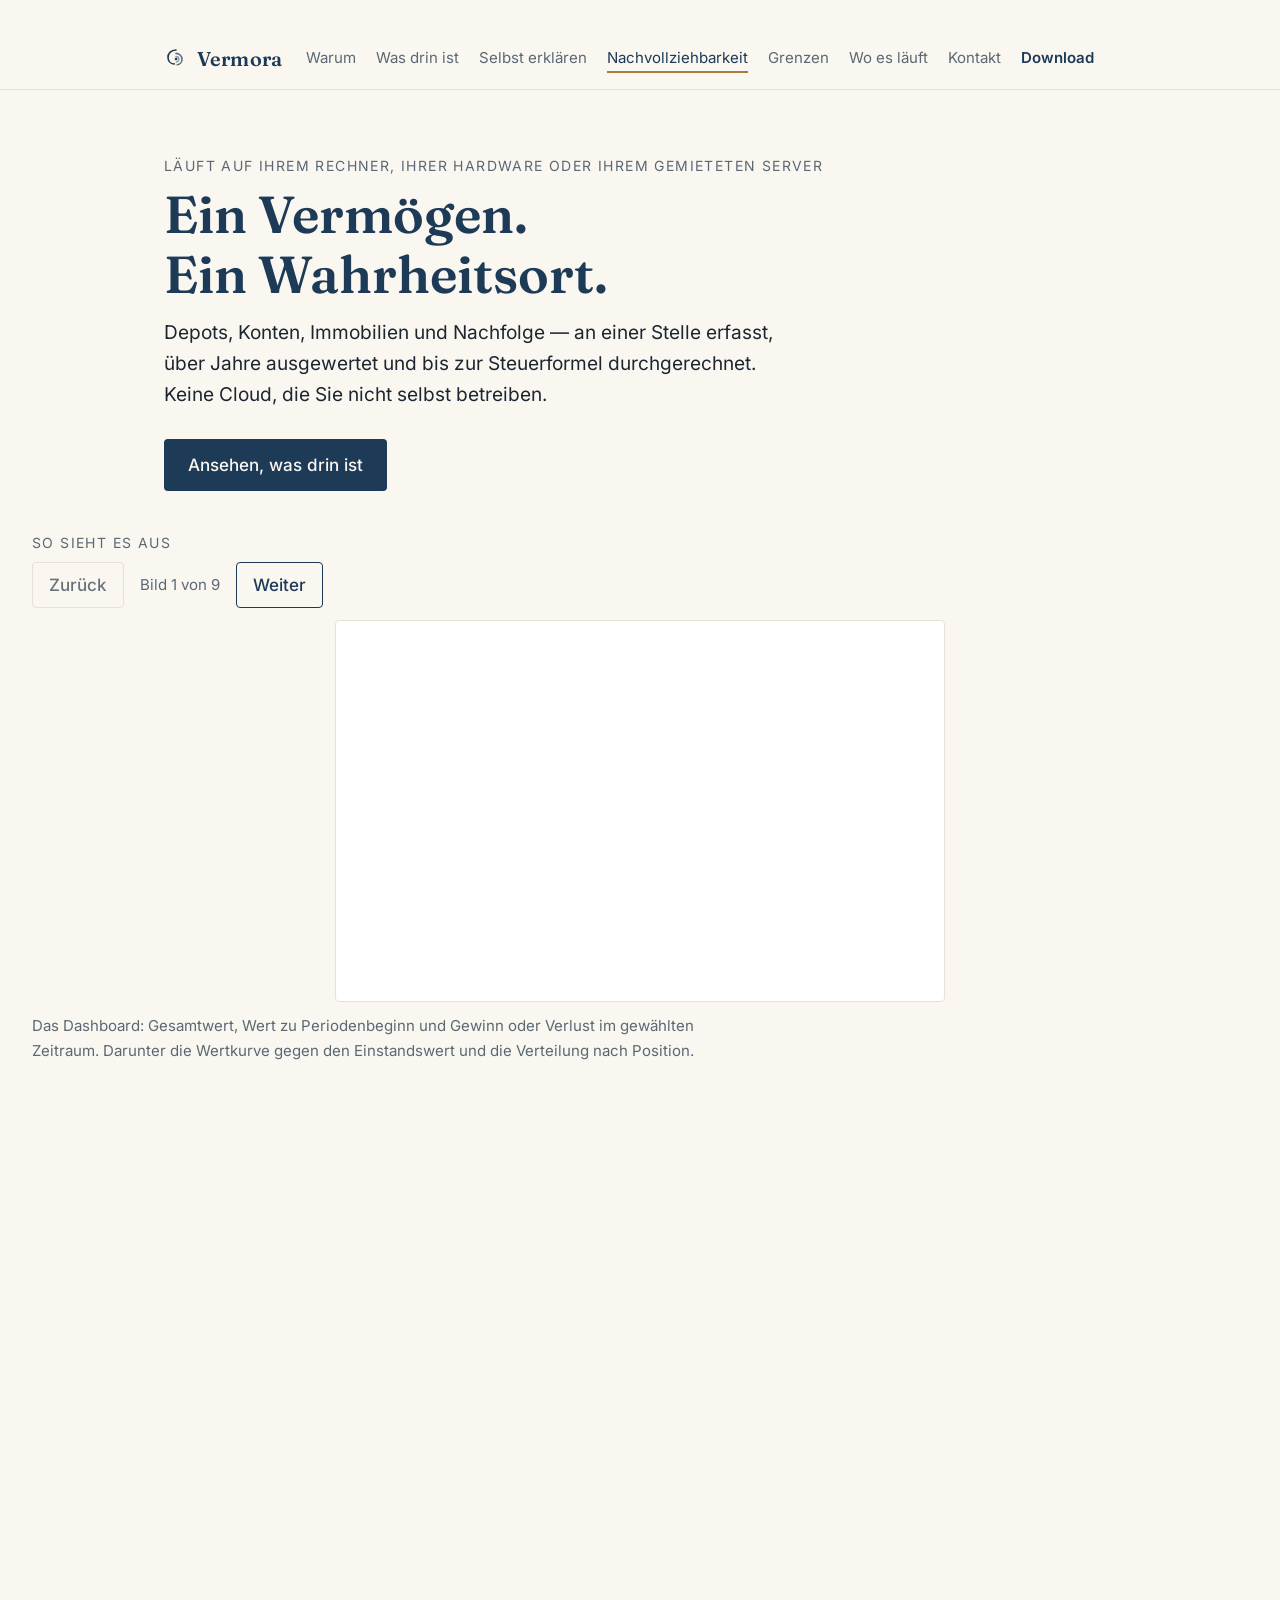
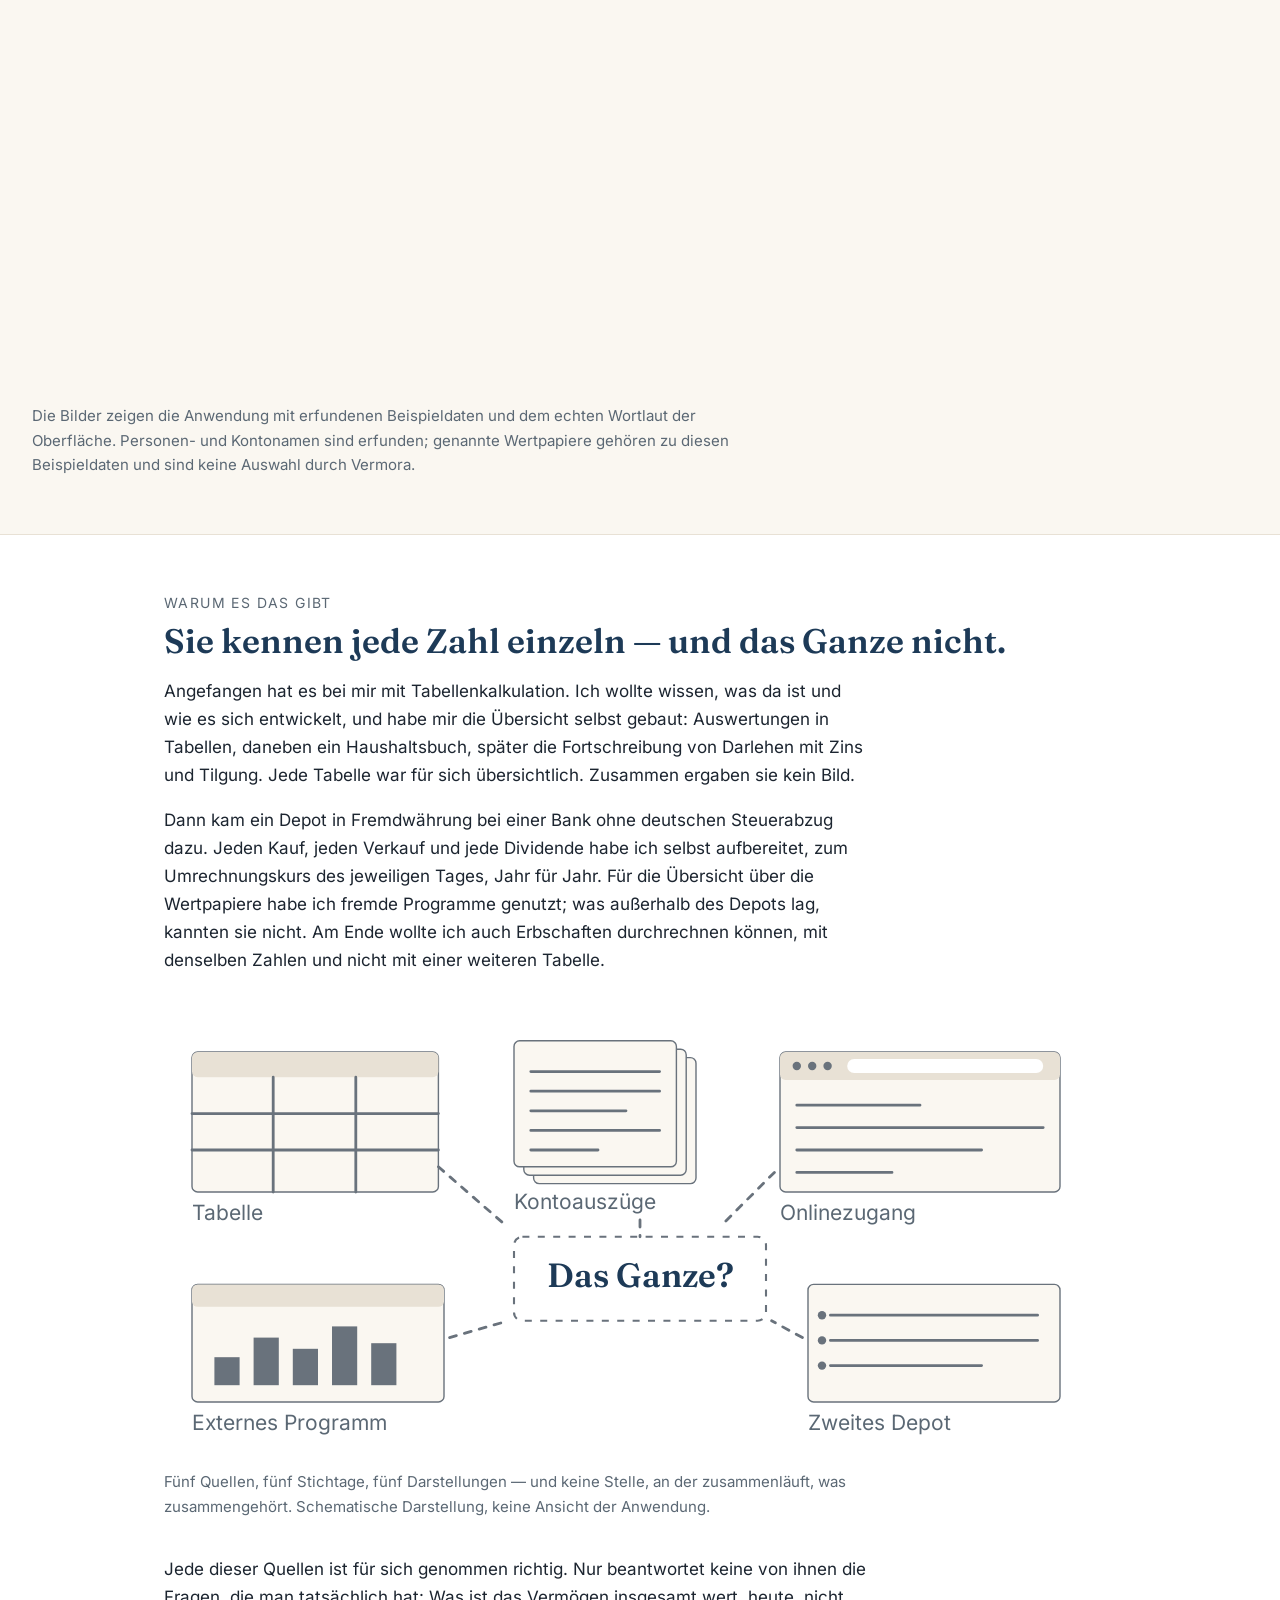
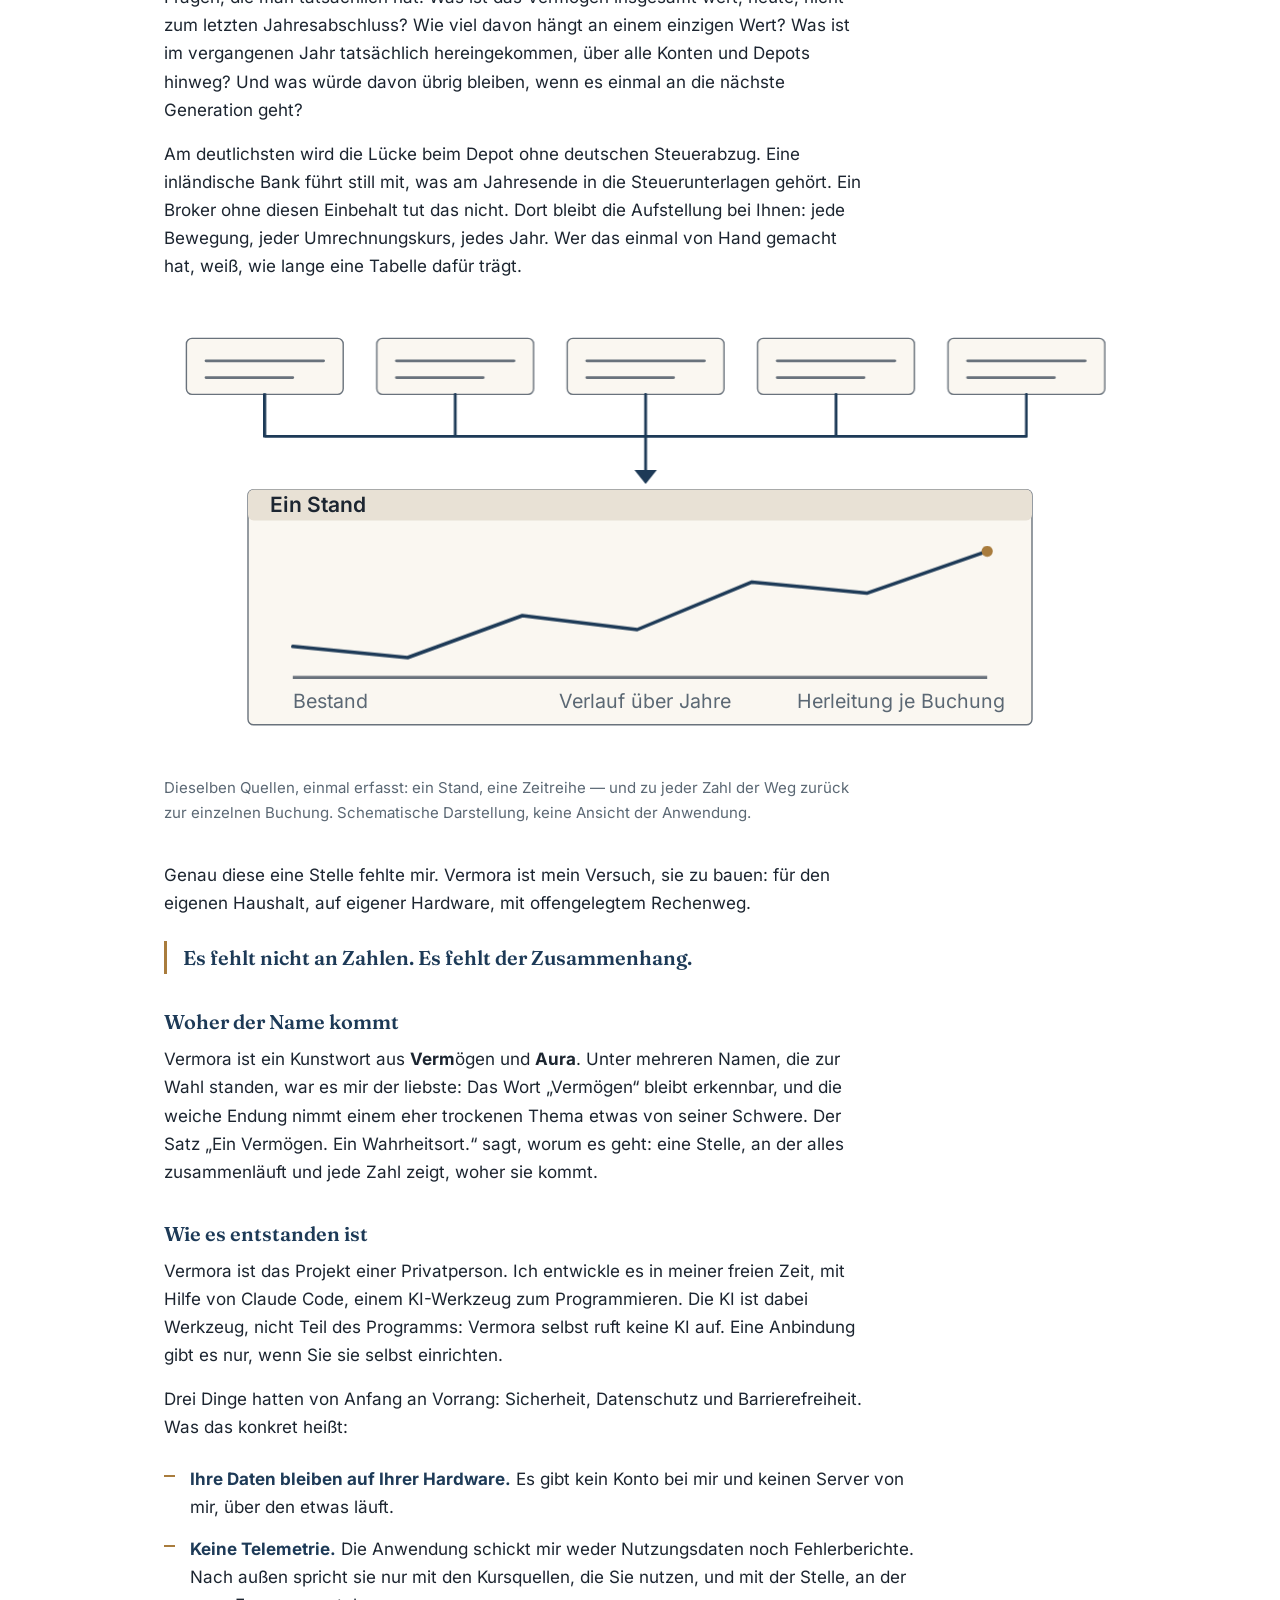
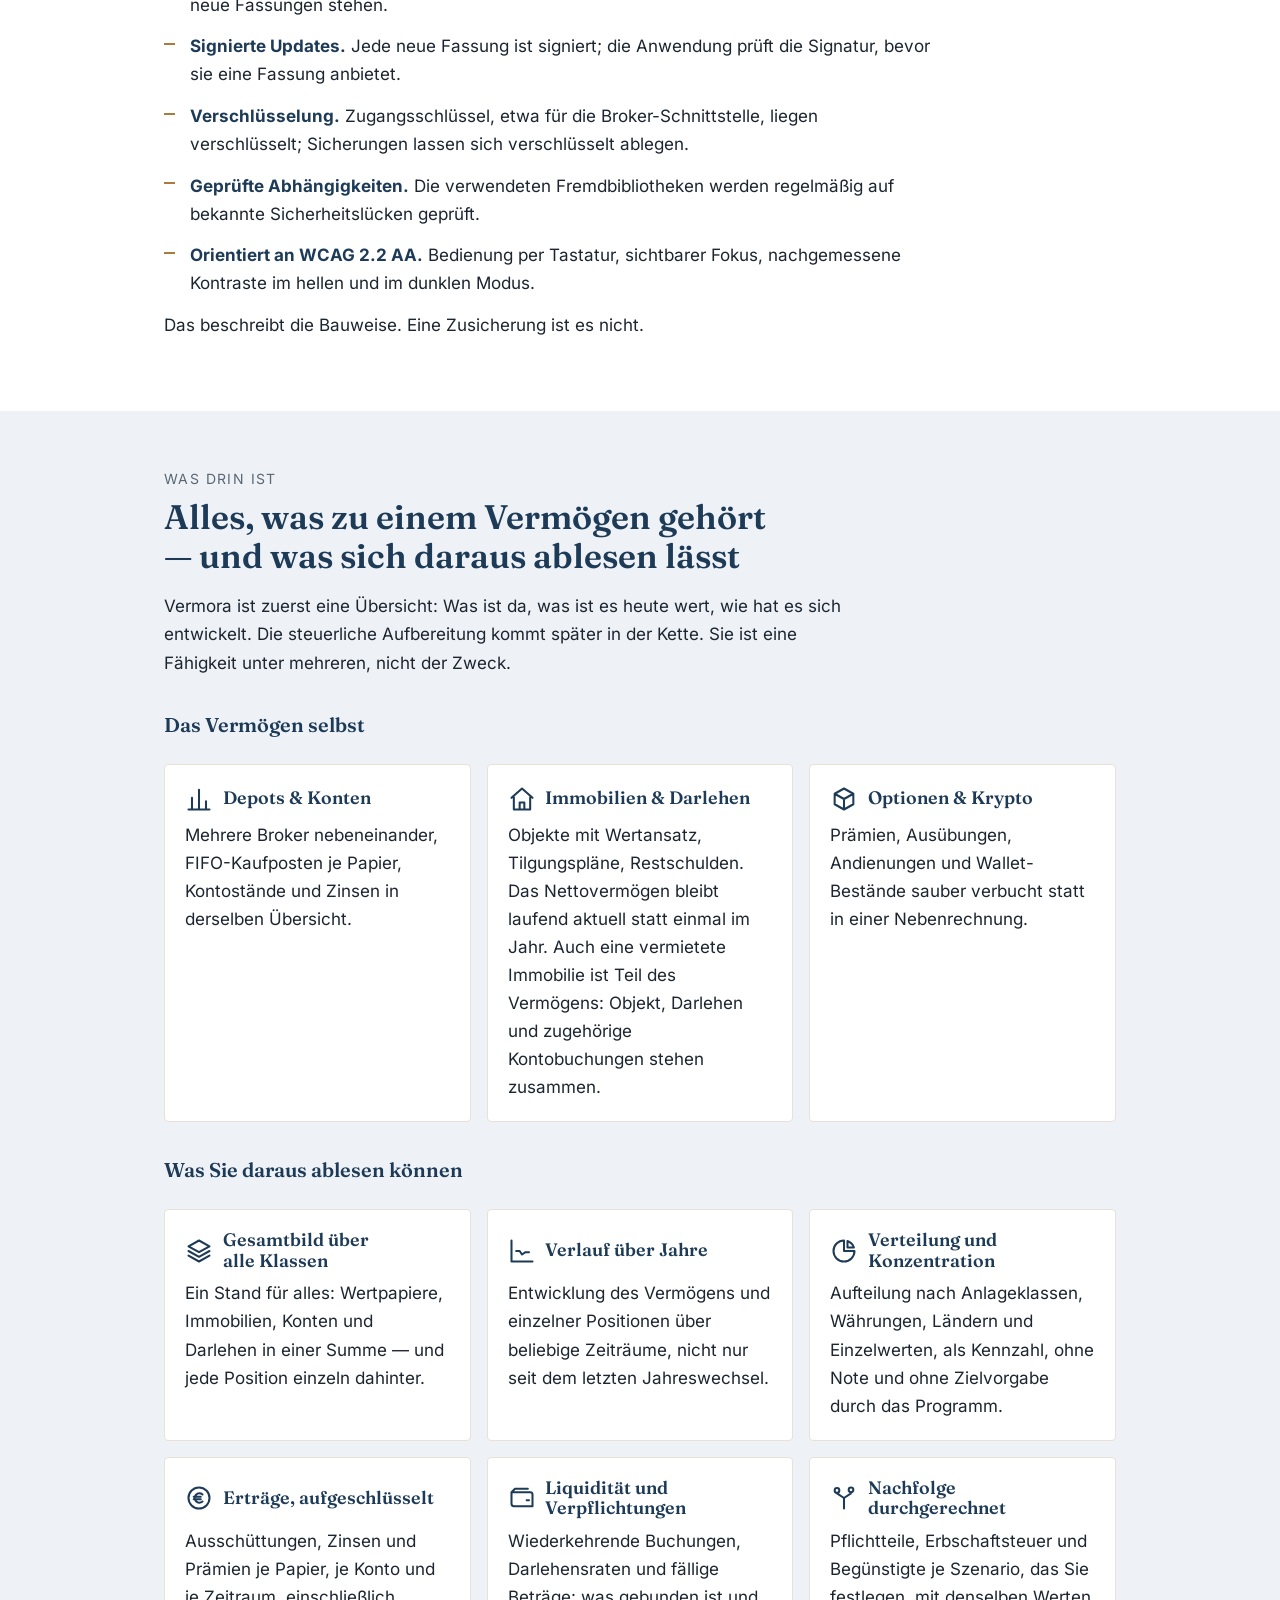
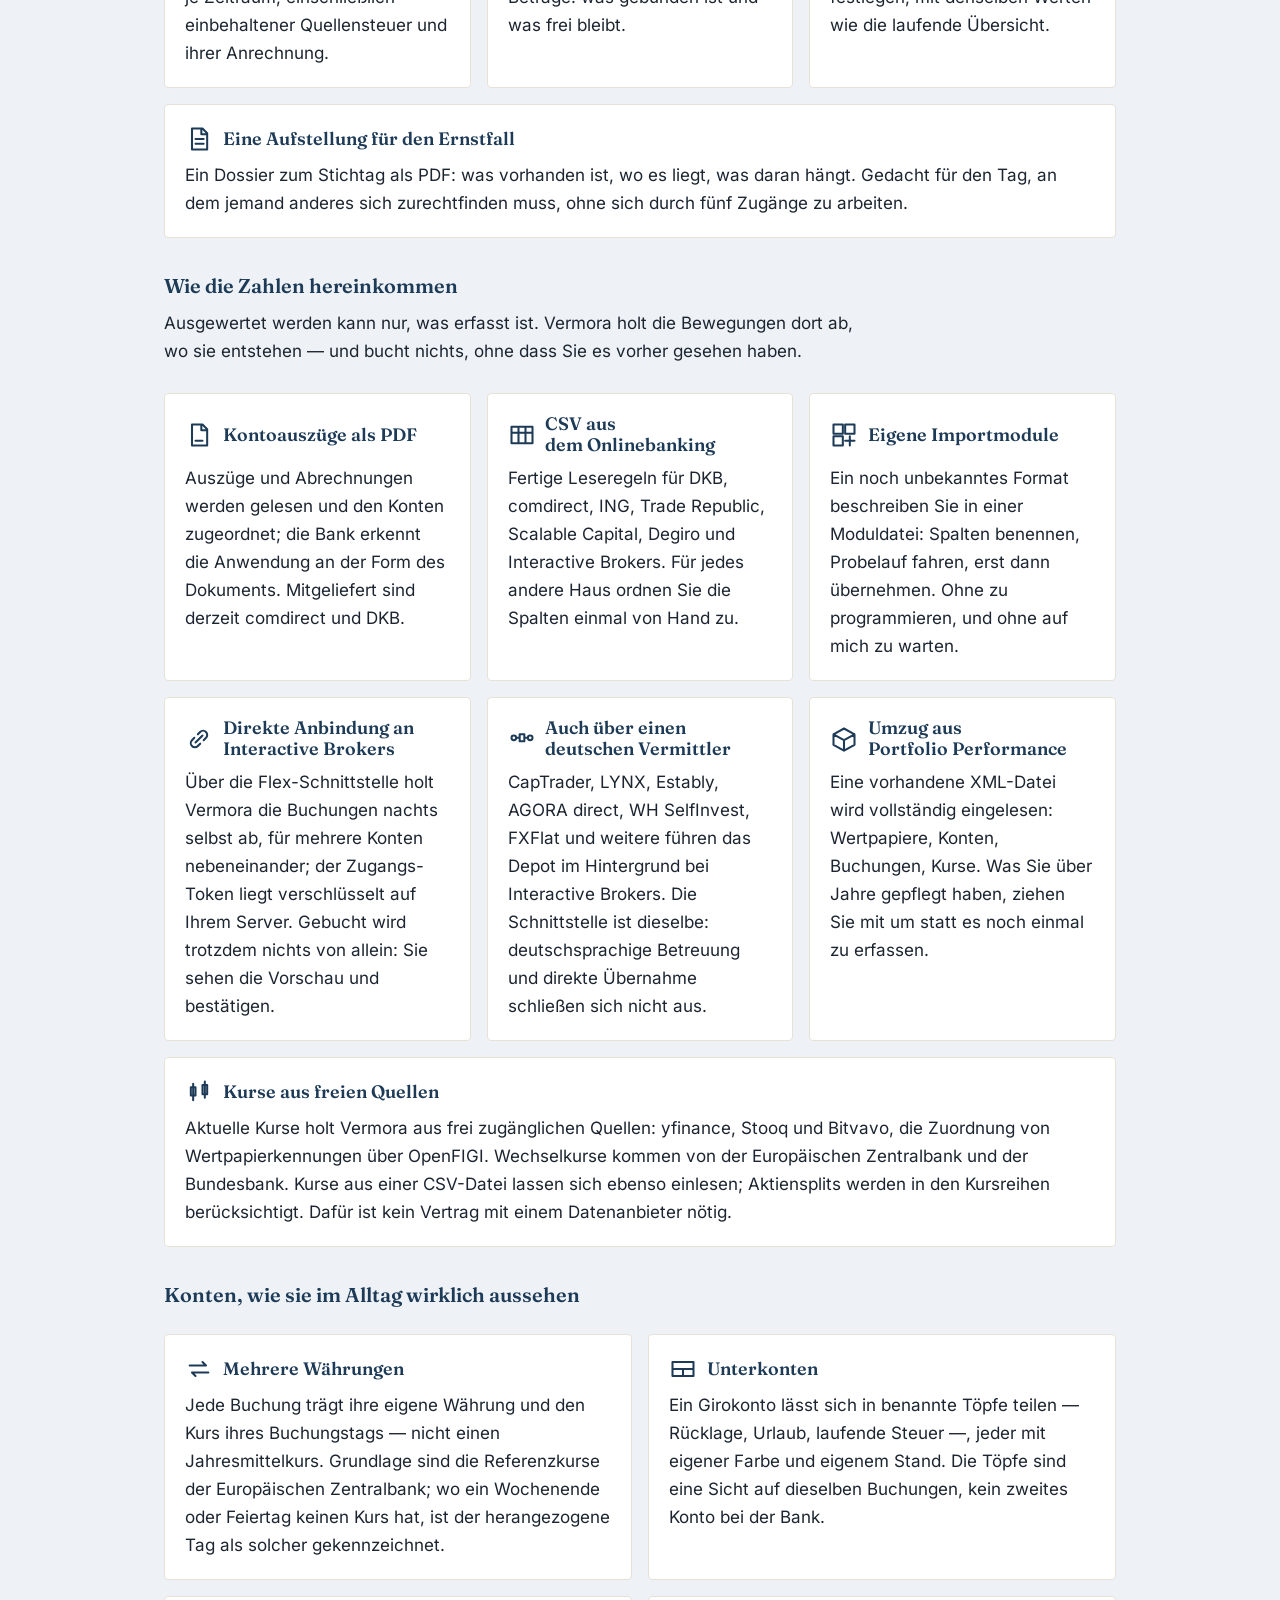
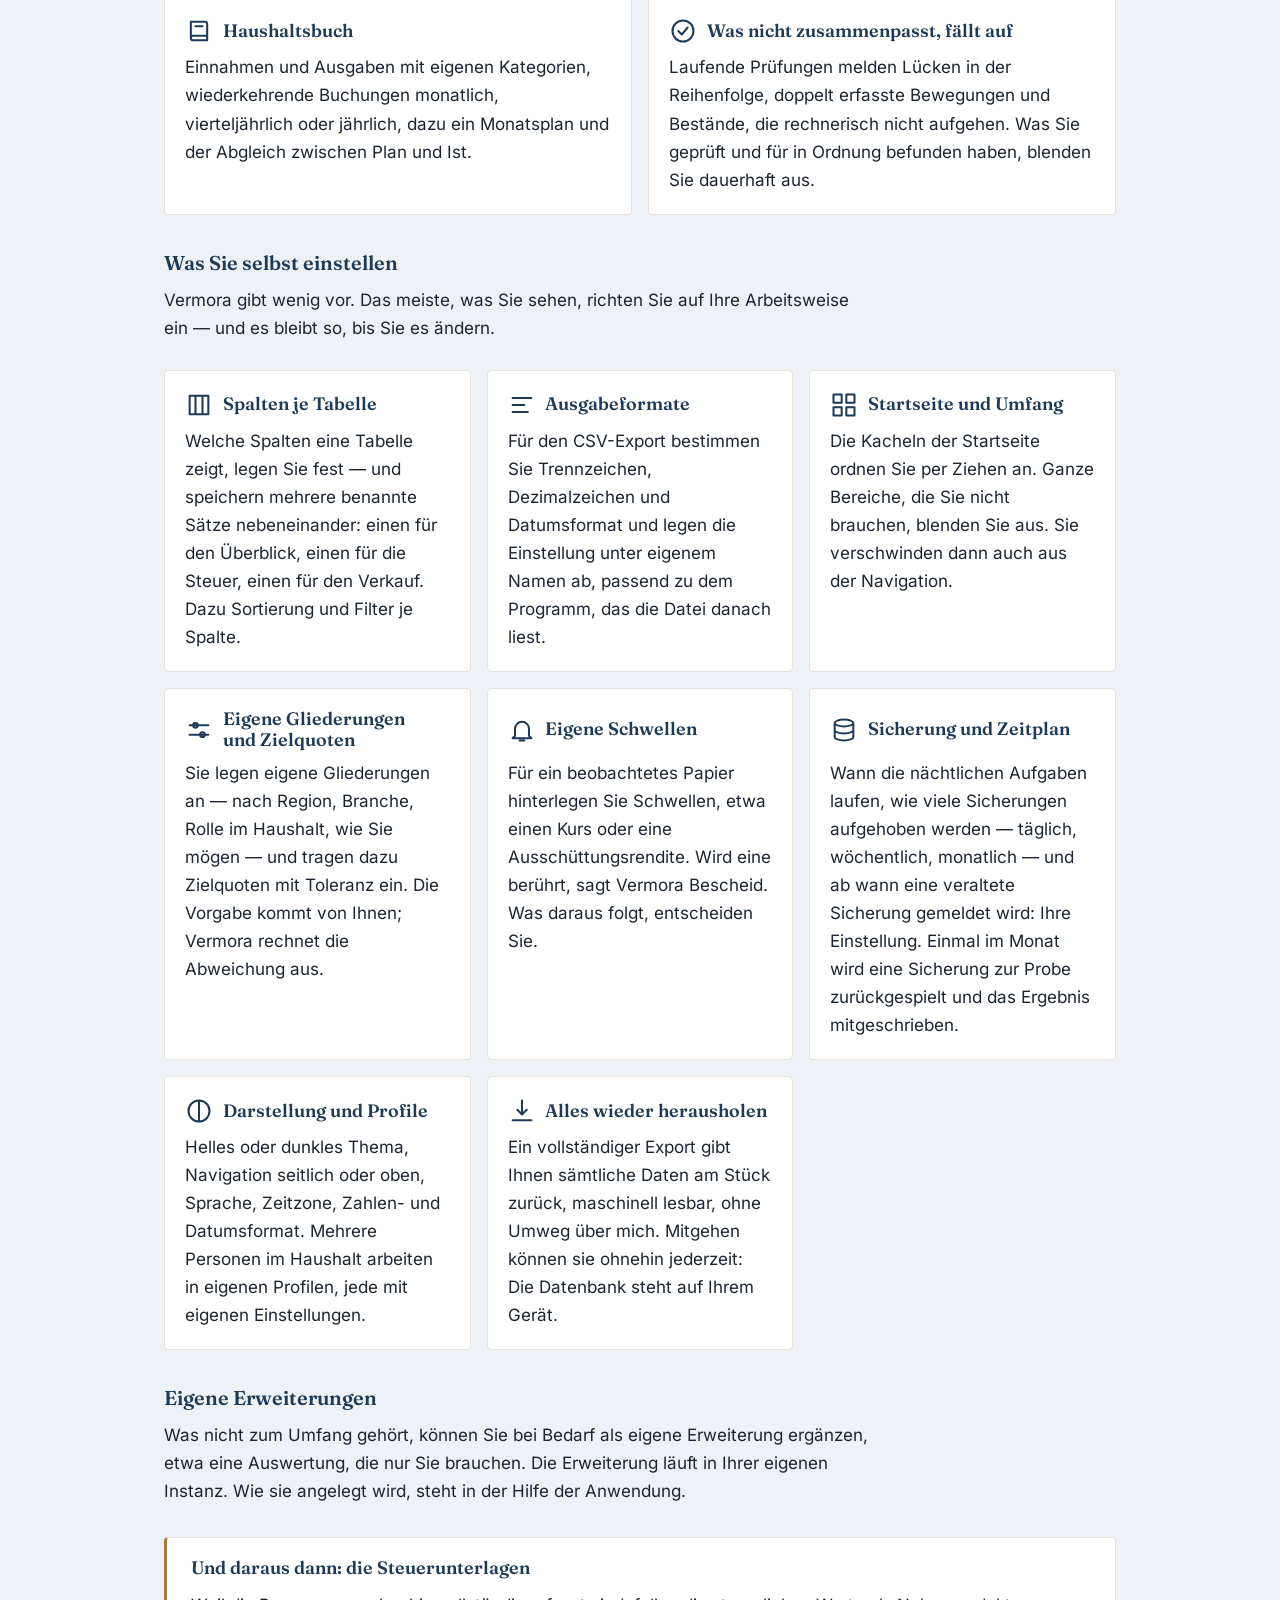
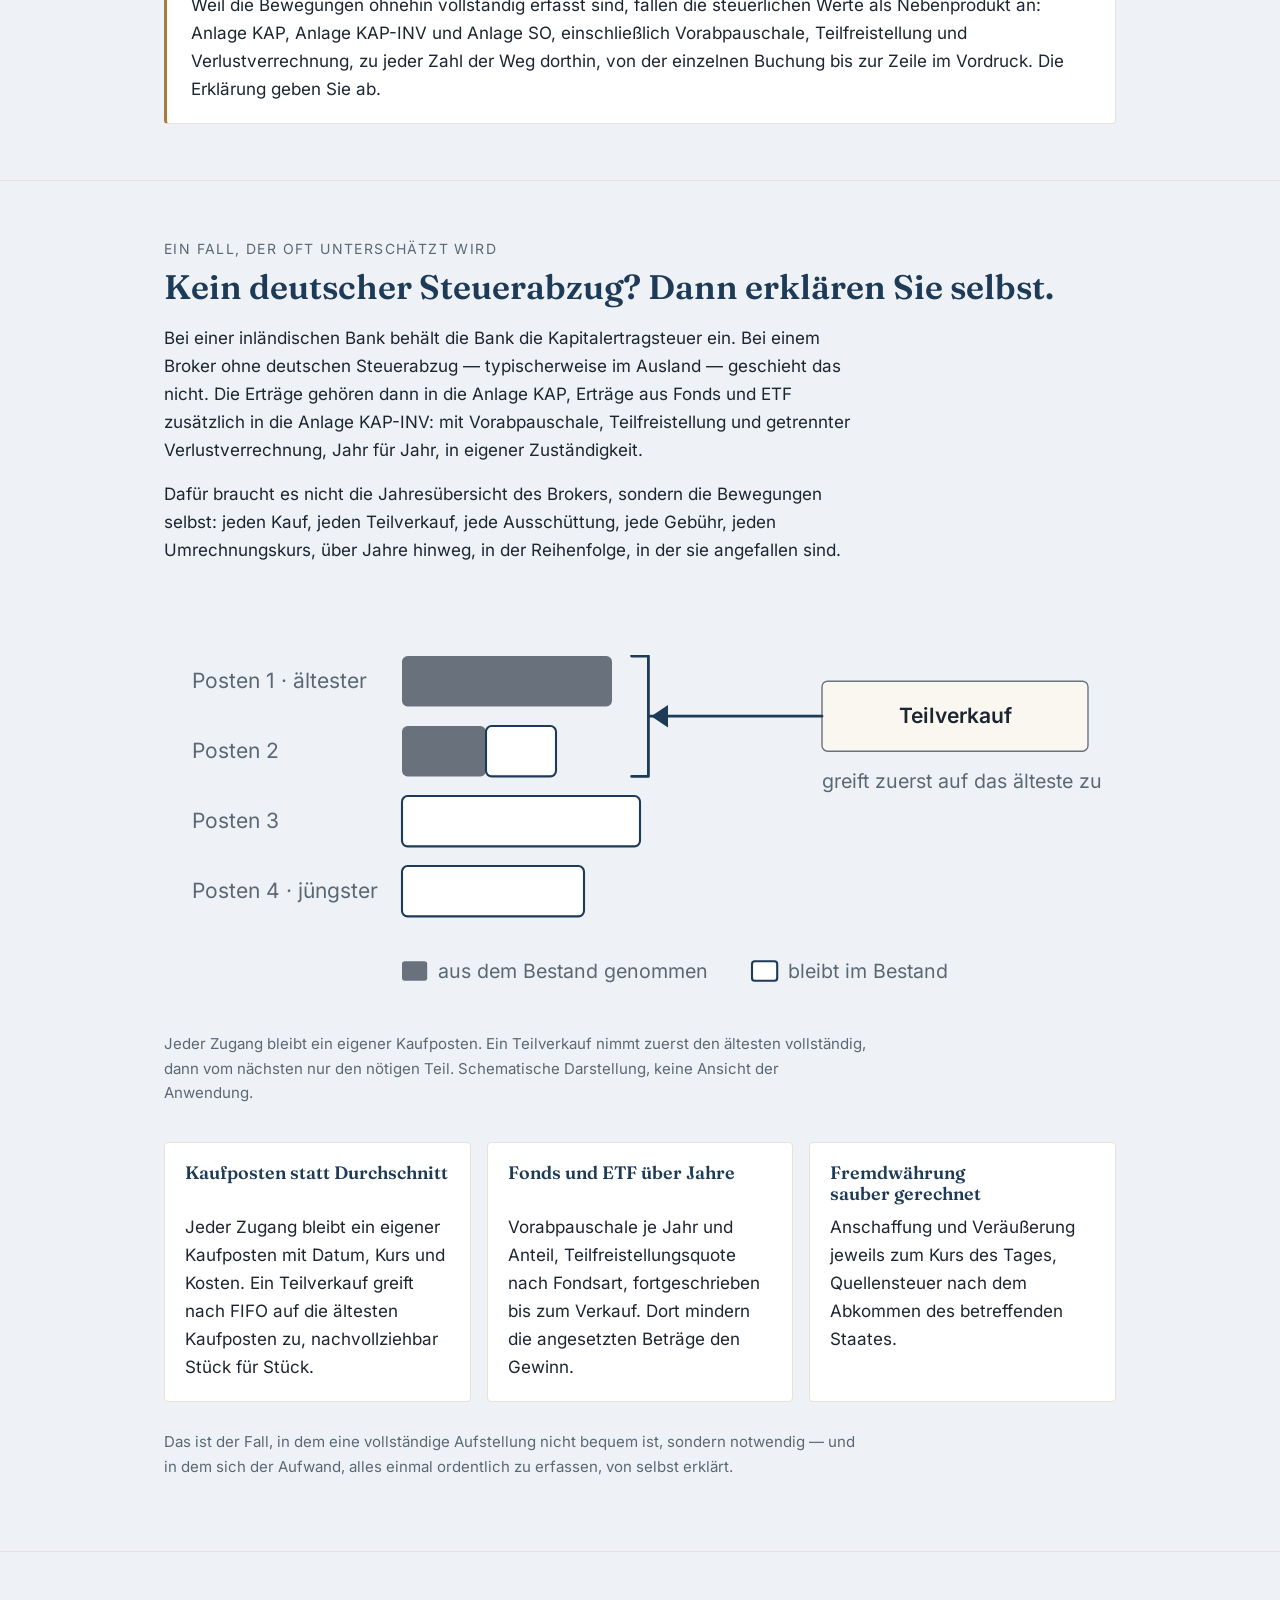
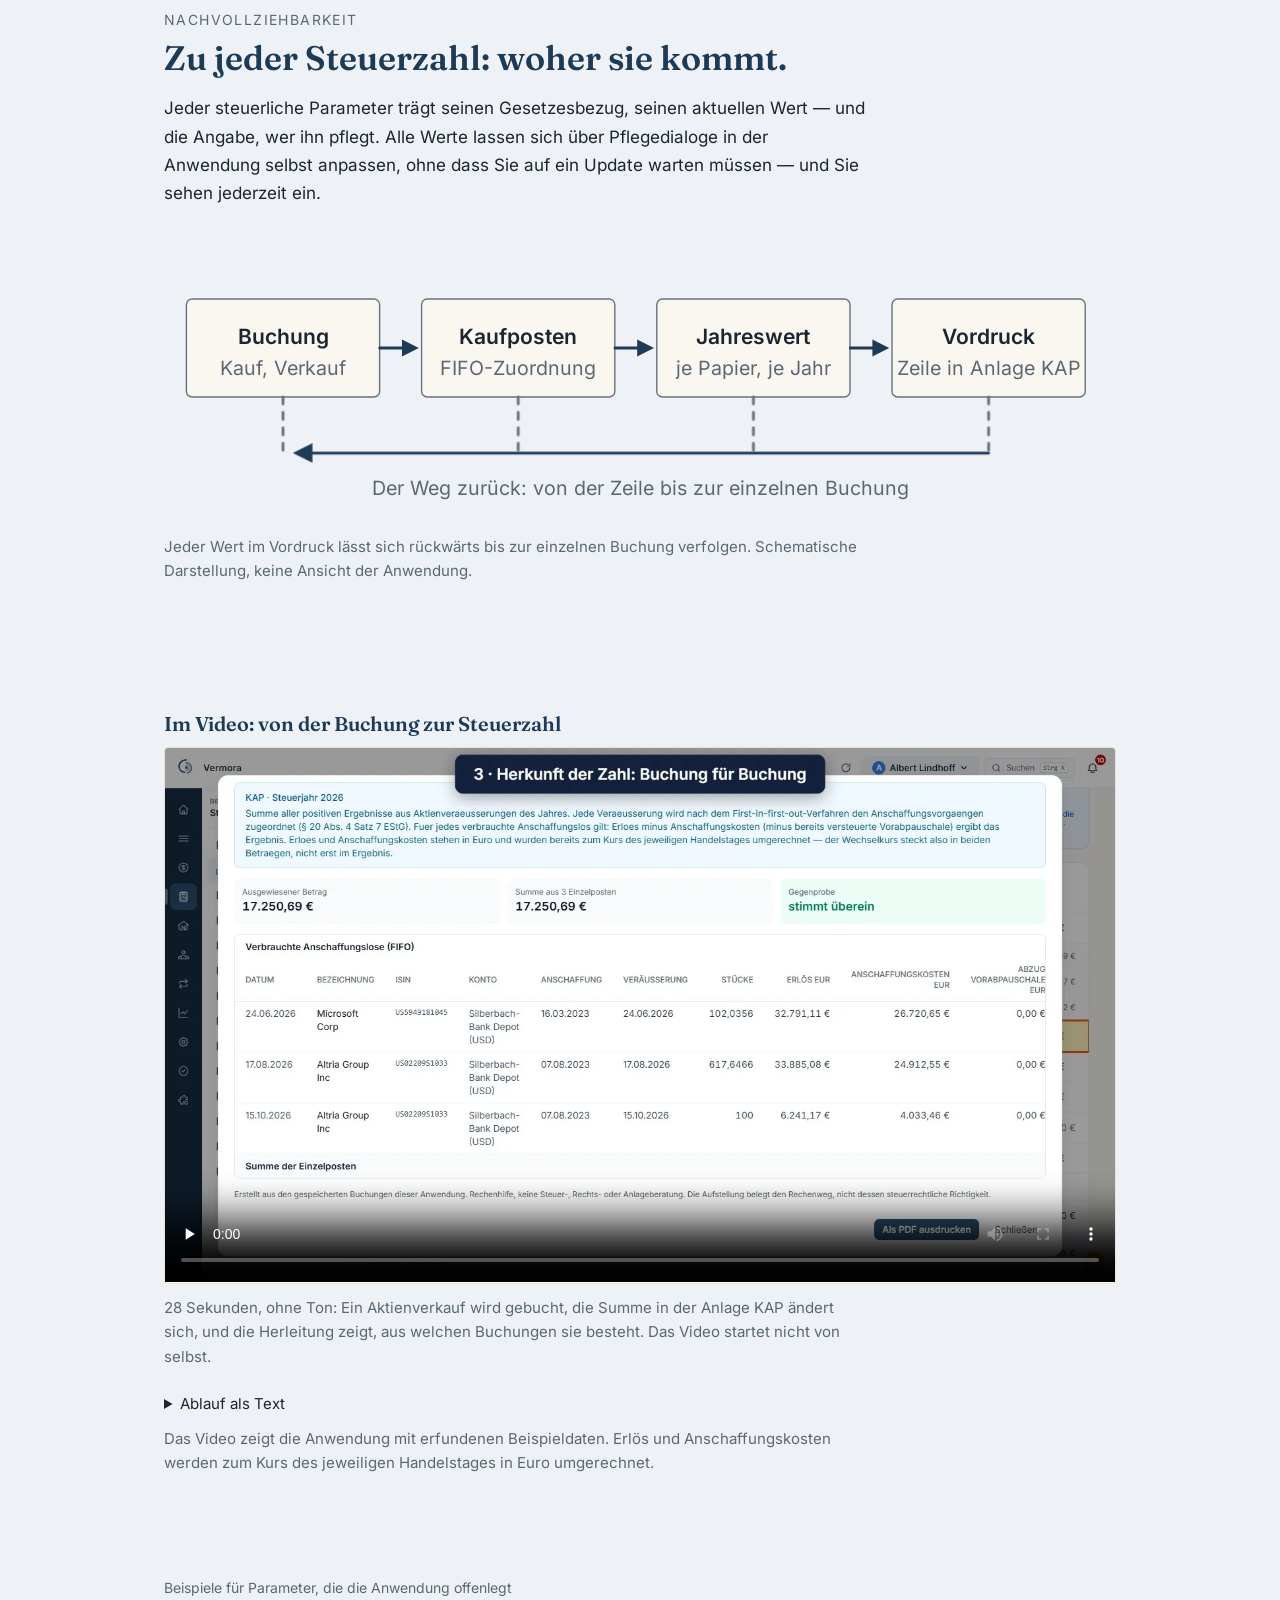
<file: index.html>
<!doctype html>
<html lang="de">
<head>
<meta charset="utf-8">
<meta http-equiv="Content-Security-Policy" content="default-src 'self'; img-src 'self'; media-src 'self'; font-src 'self'; style-src 'self' 'unsafe-inline'; base-uri 'none'; form-action 'none'; object-src 'none'">
<meta name="viewport" content="width=device-width, initial-scale=1">
<meta name="color-scheme" content="light dark">
<link rel="icon" href="/assets/favicon.svg" type="image/svg+xml">
<title>Vermora — Ein Vermögen. Ein Wahrheitsort.</title>
<meta name="description" content="Vermora führt Depots, Konten, Immobilien und Nachfolge an einer Stelle zusammen und rechnet nachvollziehbar — kostenlos, auf Ihrer eigenen Infrastruktur.">
<link rel="canonical" href="https://vermora.de/">
<meta property="og:type" content="website">
<meta property="og:site_name" content="Vermora">
<meta property="og:locale" content="de_DE">
<meta property="og:image" content="https://vermora.de/assets/bildstrecke/01-gesamtwert.webp">
<meta property="og:image:width" content="1440">
<meta property="og:image:height" content="900">
<meta property="og:image:alt" content="Vermora: Gesamtwert eines Beispielvermögens im Zeitverlauf (erfundene Beispieldaten)">
<meta name="twitter:card" content="summary_large_image">
<meta property="og:title" content="Vermora — Ein Vermögen. Ein Wahrheitsort.">
<meta property="og:description" content="Vermora führt Depots, Konten, Immobilien und Nachfolge an einer Stelle zusammen und rechnet nachvollziehbar — kostenlos, auf Ihrer eigenen Infrastruktur.">
<meta property="og:url" content="https://vermora.de/">
<script type="application/ld+json">
{"@context":"https://schema.org","@type":"SoftwareApplication","name":"Vermora","url":"https://vermora.de/","applicationCategory":"FinanceApplication","operatingSystem":"Windows, Linux","inLanguage":"de","isAccessibleForFree":true,"description":"Vermora führt Depots, Konten, Immobilien und Nachfolge an einer Stelle zusammen und rechnet nachvollziehbar — kostenlos, auf Ihrer eigenen Infrastruktur."}
</script>
<link rel="stylesheet" href="assets/tokens.css">
<link rel="stylesheet" href="assets/fonts.css">
<link rel="stylesheet" href="assets/site.css">
<script src="assets/szene.js"></script>
<script src="assets/bildstrecke.js" defer></script>
<script src="assets/mail.js" defer></script>
<script src="assets/kopf.js" defer></script>
<!--
  Stand v1.0 -- Issue #1234 (Geschenk-Hinweis mit PayPal-Link aus dem Secret
  ANGABE_PAYPAL_LINK, Link auf die Installationsanleitung unter anleitung/, Schemata skalieren
  mit der Spaltenbreite), davor v0.9: kein Kontaktformular mehr (Fragen ueber GitHub oder
  E-Mail), Geschenk nur als Text; davor v0.8: Geschenkmodell statt Verkauf,
  ich-Form, Projektgeschichte; davor v0.7: #615 (Marke, Grenzen), #945 (Funktionen nach
  vorn, Broker-Geschichten), #947 (Warum als Geschichte mit zwei eigenen Schemata, eigene
  Einstellungen unter "Was drin ist"). Pflichtseiten aus #616 in der Fusszeile verlinkt.

  Maschinell geprueft (pruefen.py): keine Preisangabe (K1) - kein Verkaufswortschatz -
  Wortliste #881 W1 - Haftungssatz woertlich wie in der Anwendung - kein Hexwert ausserhalb
  tokens.css - Markenzeichen nur als Platzhalter, nie abgetippt - keine externen Aufrufe
  (K23), jetzt durch die Pruefung "extern" tatsaechlich abgesichert.

  Bildstrecke (Issue #1234 D1, #518): neun Ansichten der Anwendung mit erfundenen Beispieldaten,
  jede mit eigenem Untertitel und eigenem Alternativtext. Ohne Skript stehen alle Bilder
  untereinander; bildstrecke.js macht daraus ein Karussell ohne Selbstablauf. Die beiden
  Schemata im Abschnitt "Warum es das gibt" zeigen dagegen die Ausgangslage, nicht die Oberflaeche.
  Farben stehen als Rolle in site.css, nie als Hexwert im SVG (Guard `hexwerte`).
-->
</head>
<body>
<!-- Symbole (Issue #964): einmal definiert, per <use href="#sy-..."> eingebunden. -->
<svg hidden width="0" height="0" aria-hidden="true">
  <defs>
    <!-- Schema 1 (Issue #1349): Teile einmal definiert, breite und schmale Fassung binden sie per <use> ein.
         Auf Ursprung 0/0 normiert, die Beschriftung steht je Fassung selbst. -->
    <g id="sz1-tabelle"><g transform="translate(-20 -30)">
      <rect class="s-karte" x="20" y="30" width="176" height="100" rx="4"/>
      <rect class="s-kopf" x="20" y="30" width="176" height="18" rx="4"/>
      <path class="s-linie" d="M78 48V130M137 48V130M20 74H196M20 100H196"/>
    </g></g>
    <g id="sz1-auszuege"><g transform="translate(-250 -22)">
      <rect class="s-karte" x="264" y="34" width="116" height="90" rx="4"/>
      <rect class="s-karte" x="257" y="28" width="116" height="90" rx="4"/>
      <rect class="s-karte" x="250" y="22" width="116" height="90" rx="4"/>
      <path class="s-linie" d="M262 44H354M262 58H354M262 72H330M262 86H354M262 100H310"/>
    </g></g>
    <g id="sz1-online"><g transform="translate(-440 -30)">
      <rect class="s-karte" x="440" y="30" width="200" height="100" rx="4"/>
      <rect class="s-kopf" x="440" y="30" width="200" height="20" rx="4"/>
      <circle class="s-punkt" cx="452" cy="40" r="3"/>
      <circle class="s-punkt" cx="463" cy="40" r="3"/>
      <circle class="s-punkt" cx="474" cy="40" r="3"/>
      <rect class="s-feld" x="488" y="35" width="140" height="10" rx="5"/>
      <path class="s-linie" d="M452 68H540M452 84H628M452 100H584M452 116H520"/>
    </g></g>
    <g id="sz1-programm"><g transform="translate(-20 -196)">
      <rect class="s-karte" x="20" y="196" width="180" height="84" rx="4"/>
      <rect class="s-kopf" x="20" y="196" width="180" height="16" rx="4"/>
      <rect class="s-balken" x="36" y="248" width="18" height="20"/>
      <rect class="s-balken" x="64" y="234" width="18" height="34"/>
      <rect class="s-balken" x="92" y="242" width="18" height="26"/>
      <rect class="s-balken" x="120" y="226" width="18" height="42"/>
      <rect class="s-balken" x="148" y="238" width="18" height="30"/>
    </g></g>
    <g id="sz1-depot"><g transform="translate(-460 -196)">
      <rect class="s-karte" x="460" y="196" width="180" height="84" rx="4"/>
      <path class="s-linie" d="M476 218H624M476 236H624M476 254H584"/>
      <circle class="s-punkt" cx="470" cy="218" r="3"/>
      <circle class="s-punkt" cx="470" cy="236" r="3"/>
      <circle class="s-punkt" cx="470" cy="254" r="3"/>
    </g></g>
    <g id="sz1-ganze"><rect class="s-leer" x="0" y="0" width="180" height="60" rx="6"/></g>
  </defs>
  <symbol id="sy-depot" viewBox="0 0 24 24"><path d="M3 21h18M6 21V11M12 21V4M18 21V14"/></symbol>
  <symbol id="sy-haus" viewBox="0 0 24 24"><path d="M3 11L12 3l9 8M5 10v11h14V10M10 21v-6h4v6"/></symbol>
  <symbol id="sy-optionen" viewBox="0 0 24 24"><path d="M12 3l8 4.5v9L12 21l-8-4.5v-9zM4 7.5l8 4.5 8-4.5M12 12v9"/></symbol>
  <symbol id="sy-gesamt" viewBox="0 0 24 24"><path d="M12 3l9 5-9 5-9-5zM3 12l9 5 9-5M3 16l9 5 9-5"/></symbol>
  <symbol id="sy-verlauf" viewBox="0 0 24 24"><path d="M3 3v18h18M7 12h3l2 3 3-2h3"/></symbol>
  <symbol id="sy-verteilung" viewBox="0 0 24 24"><path d="M12 3a9 9 0 1 0 9 9h-9zM15 3.5A9 9 0 0 1 20.5 9H15z"/></symbol>
  <symbol id="sy-ertrag" viewBox="0 0 24 24"><path d="M12 3a9 9 0 1 0 0 18 9 9 0 0 0 0-18zM15 9a4 4 0 1 0 0 6M7.5 11h6M7.5 13h6"/></symbol>
  <symbol id="sy-liquiditaet" viewBox="0 0 24 24"><path d="M3 7h16a2 2 0 0 1 2 2v10H5a2 2 0 0 1-2-2zM3 7l3-3h11M16 14h2"/></symbol>
  <symbol id="sy-nachfolge" viewBox="0 0 24 24"><path d="M12 21v-9M12 12L6 8M12 12l6-4M4 5.5a2 2 0 1 0 4 0 2 2 0 1 0-4 0M16 5a2 2 0 1 0 4 0 2 2 0 1 0-4 0"/></symbol>
  <symbol id="sy-dossier" viewBox="0 0 24 24"><path d="M6 3h9l4 4v14H6zM14 3v5h5M9 12h7M9 16h7"/></symbol>
  <symbol id="sy-pdf" viewBox="0 0 24 24"><path d="M6 3h9l4 4v14H6zM14 3v5h5M9 17h6"/></symbol>
  <symbol id="sy-csv" viewBox="0 0 24 24"><path d="M3 5h18v14H3zM3 10h18M9 5v14M15 5v14"/></symbol>
  <symbol id="sy-modul" viewBox="0 0 24 24"><path d="M3 3h8v8H3zM13 3h8v8h-8zM3 13h8v8H3zM17 13v8M13 17h8"/></symbol>
  <symbol id="sy-anbindung" viewBox="0 0 24 24"><path d="M9 15l6-6M8 11l-2 2a3.5 3.5 0 0 0 5 5l2-2M16 13l2-2a3.5 3.5 0 0 0-5-5l-2 2"/></symbol>
  <symbol id="sy-vermittler" viewBox="0 0 24 24"><path d="M3 11a2 2 0 1 0 4 0 2 2 0 1 0-4 0M17 11a2 2 0 1 0 4 0 2 2 0 1 0-4 0M10 8h4v6h-4zM7 11h3M14 11h3"/></symbol>
  <symbol id="sy-umzug" viewBox="0 0 24 24"><path d="M3 8l9-5 9 5v9l-9 5-9-5zM3 8l9 5 9-5M12 13v9"/></symbol>
  <symbol id="sy-kurse" viewBox="0 0 24 24"><path d="M7 5v14M5 8h4v7H5zM17 3v14M15 6h4v8h-4z"/></symbol>
  <symbol id="sy-waehrung" viewBox="0 0 24 24"><path d="M4 9h14l-3-3M20 15H6l3 3"/></symbol>
  <symbol id="sy-unterkonto" viewBox="0 0 24 24"><path d="M3 6h18v12H3zM3 12h18M12 12v6"/></symbol>
  <symbol id="sy-buch" viewBox="0 0 24 24"><path d="M5 4h12a2 2 0 0 1 2 2v14H7a2 2 0 0 1-2-2zM5 18a2 2 0 0 1 2-2h12M9 8h6"/></symbol>
  <symbol id="sy-pruefung" viewBox="0 0 24 24"><path d="M12 3a9 9 0 1 0 0 18 9 9 0 0 0 0-18zM8 12l3 3 5-6"/></symbol>
  <symbol id="sy-spalten" viewBox="0 0 24 24"><path d="M4 4h16v16H4zM9 4v16M15 4v16"/></symbol>
  <symbol id="sy-format" viewBox="0 0 24 24"><path d="M4 6h16M4 12h10M4 18h13"/></symbol>
  <symbol id="sy-kacheln" viewBox="0 0 24 24"><path d="M3 3h7v7H3zM14 3h7v7h-7zM3 14h7v7H3zM14 14h7v7h-7z"/></symbol>
  <symbol id="sy-quoten" viewBox="0 0 24 24"><path d="M4 8h16M4 16h16M7 8a2 2 0 1 0 4 0 2 2 0 1 0-4 0M13 16a2 2 0 1 0 4 0 2 2 0 1 0-4 0"/></symbol>
  <symbol id="sy-schwelle" viewBox="0 0 24 24"><path d="M6 17v-6a6 6 0 0 1 12 0v6l2 2H4zM10 21h4"/></symbol>
  <symbol id="sy-sicherung" viewBox="0 0 24 24"><path d="M4 6c0-1.5 3.5-3 8-3s8 1.5 8 3-3.5 3-8 3-8-1.5-8-3zM4 6v12c0 1.5 3.5 3 8 3s8-1.5 8-3V6M4 12c0 1.5 3.5 3 8 3s8-1.5 8-3"/></symbol>
  <symbol id="sy-darstellung" viewBox="0 0 24 24"><path d="M12 3a9 9 0 1 0 0 18 9 9 0 0 0 0-18zM12 3v18"/></symbol>
  <symbol id="sy-export" viewBox="0 0 24 24"><path d="M12 3v12M8 11l4 4 4-4M4 20h16"/></symbol>
  <symbol id="sy-rechner" viewBox="0 0 24 24"><path d="M3 4h18v12H3zM8 20h8M12 16v4"/></symbol>
  <symbol id="sy-nas" viewBox="0 0 24 24"><path d="M3 5h18v6H3zM3 13h18v6H3zM7 8h.01M7 16h.01"/></symbol>
  <symbol id="sy-server" viewBox="0 0 24 24"><path d="M7 18a4 4 0 0 1-.5-8A6 6 0 0 1 18 9a4.5 4.5 0 0 1 0 9z"/></symbol>
</svg>
<a class="sprung" href="#inhalt">Zum Inhalt springen</a>

<header class="kopf">
  <div class="bahn kopf-innen">
    <a class="marke-block" href="#inhalt" aria-label="Vermora – zur Startseite">
      <span class="zeichen"><svg viewBox="0 0 24 24" fill="none" xmlns="http://www.w3.org/2000/svg"
     aria-hidden="true" focusable="false">
  <path d="M12 3C7 3 3.6 6.6 4 11c.3 3.4 3 6 6.4 6"
        stroke="currentColor" stroke-width="1.6" stroke-linecap="round"/>
  <path d="M12 6.4c3.2 0 5.8 2.4 6 5.5.2 2.9-1.9 5.4-4.7 5.9"
        stroke="currentColor" stroke-width="1.6" stroke-linecap="round" opacity=".72"/>
  <path d="M12 9.6c1.5 0 2.7 1.1 2.8 2.5.1 1.5-1 2.7-2.4 2.9"
        stroke="currentColor" stroke-width="1.6" stroke-linecap="round" opacity=".46"/>
  <circle cx="12" cy="12" r="1.3" fill="currentColor"/>
</svg></span>
      <span class="marke">Vermora</span>
    </a>
    <nav aria-label="Hauptbereiche">
      <ul>
        <li><a href="#warum">Warum</a></li>
        <li><a href="#umfang">Was drin ist</a></li>
        <li><a href="#selbst-erklaeren">Selbst erklären</a></li>
        <li><a href="#herkunft">Nachvollziehbarkeit</a></li>
        <li><a href="#grenzen">Grenzen</a></li>
        <li><a href="#wo">Wo es läuft</a></li>
        <li><a href="#hilfe">Kontakt</a></li>
        <li><a href="#start" class="kopf-download">Download</a></li>
      </ul>
    </nav>
  </div>
</header>

<main id="inhalt" tabindex="-1">

  <section class="hero">
    <div class="bahn">
      <p class="dachzeile">Läuft auf Ihrem Rechner, Ihrer Hardware oder Ihrem gemieteten Server</p>
      <h1>Ein Vermögen.<br>Ein Wahrheitsort.</h1>
      <p class="lead">
        Depots, Konten, Immobilien und Nachfolge — an einer Stelle erfasst,
        über Jahre ausgewertet und bis zur Steuerformel durchgerechnet. Keine Cloud, die Sie
        nicht selbst betreiben.
      </p>
      <p class="hero-wege"><a class="knopf" href="#umfang">Ansehen, was drin ist</a></p>

      <section class="bildstrecke" aria-label="Ansichten der Anwendung">
        <p class="dachzeile">So sieht es aus</p>
        <div class="bs-folien">
          <figure class="bs-folie">
            <a class="bs-gross" href="assets/bildstrecke/01-gesamtwert.webp">
            <img src="assets/bildstrecke/01-gesamtwert.webp"
                 srcset="assets/bildstrecke/01-gesamtwert-720.webp 720w, assets/bildstrecke/01-gesamtwert.webp 1440w"
                 sizes="(min-width: 78rem) 76rem, calc(100vw - 2.5rem)"
                 width="1440" height="900" alt="Dashboard mit drei Kennzahlen, Wertkurve und Balken der Verteilung nach Position" decoding="async"><span class="sr-hinweis"> (Bild in voller Größe)</span></a>
            <figcaption>Das Dashboard: Gesamtwert, Wert zu Periodenbeginn und Gewinn oder Verlust im gewählten Zeitraum. Darunter die Wertkurve gegen den Einstandswert und die Verteilung nach Position.</figcaption>
          </figure>
          <figure class="bs-folie">
            <a class="bs-gross" href="assets/bildstrecke/02-performance.webp">
            <img src="assets/bildstrecke/02-performance.webp"
                 srcset="assets/bildstrecke/02-performance-720.webp 720w, assets/bildstrecke/02-performance.webp 1440w"
                 sizes="(min-width: 78rem) 76rem, calc(100vw - 2.5rem)"
                 width="1440" height="900" alt="Seite Performance mit Kennzahlen und Liniendiagramm der Wertentwicklung" loading="lazy" decoding="async"><span class="sr-hinweis"> (Bild in voller Größe)</span></a>
            <figcaption>Die Seite Performance: zeitgewichtete Rendite, interner Zinsfuß, größter Rückgang und absoluter Gewinn. Das Diagramm stellt die Wertentwicklung zwei Vergleichsreihen gegenüber, die als Nachbau gekennzeichnet sind.</figcaption>
          </figure>
          <figure class="bs-folie">
            <a class="bs-gross" href="assets/bildstrecke/03-anlageklassen.webp">
            <img src="assets/bildstrecke/03-anlageklassen.webp"
                 srcset="assets/bildstrecke/03-anlageklassen-720.webp 720w, assets/bildstrecke/03-anlageklassen.webp 1440w"
                 sizes="(min-width: 78rem) 76rem, calc(100vw - 2.5rem)"
                 width="1440" height="900" alt="Ringdiagramm der Anlageklassen mit Tabelle der Anteile" loading="lazy" decoding="async"><span class="sr-hinweis"> (Bild in voller Größe)</span></a>
            <figcaption>Die Auswertung nach Anlageklassen: ein Ringdiagramm mit Gesamtwert, daneben je Knoten der Gliederung Wert und Anteil. Gliederungen legen Sie selbst an.</figcaption>
          </figure>
          <figure class="bs-folie">
            <a class="bs-gross" href="assets/bildstrecke/04-ertraege-monat.webp">
            <img src="assets/bildstrecke/04-ertraege-monat.webp"
                 srcset="assets/bildstrecke/04-ertraege-monat-720.webp 720w, assets/bildstrecke/04-ertraege-monat.webp 1440w"
                 sizes="(min-width: 78rem) 76rem, calc(100vw - 2.5rem)"
                 width="1440" height="900" alt="Balkendiagramm der Dividenden je Monat, gebucht und geplant" loading="lazy" decoding="async"><span class="sr-hinweis"> (Bild in voller Größe)</span></a>
            <figcaption>Dividenden und Erträge eines Jahres je Monat: gebuchte und geplante Beträge als Balken, dazu der Monatsdurchschnitt als gestrichelte Linie.</figcaption>
          </figure>
          <figure class="bs-folie">
            <a class="bs-gross" href="assets/bildstrecke/05-schenkungsplanung.webp">
            <img src="assets/bildstrecke/05-schenkungsplanung.webp"
                 srcset="assets/bildstrecke/05-schenkungsplanung-720.webp 720w, assets/bildstrecke/05-schenkungsplanung.webp 1440w"
                 sizes="(min-width: 78rem) 76rem, calc(100vw - 2.5rem)"
                 width="1440" height="900" alt="Nachlassplaner mit Freibeträgen je Empfänger und Tabelle geplanter Schenkungen" loading="lazy" decoding="async"><span class="sr-hinweis"> (Bild in voller Größe)</span></a>
            <figcaption>Der Nachlassplaner, Reiter Schenkungsplanung: je Empfänger der Freibetrag, der genutzte und der verbleibende Betrag im Zehnjahreszeitraum. Darunter die geplanten Schenkungen. Die Seite selbst weist darauf hin, dass sie keine Anlageberatung ist.</figcaption>
          </figure>
          <figure class="bs-folie">
            <a class="bs-gross" href="assets/bildstrecke/06-steuer-referenzdaten.webp">
            <img src="assets/bildstrecke/06-steuer-referenzdaten.webp"
                 srcset="assets/bildstrecke/06-steuer-referenzdaten-720.webp 720w, assets/bildstrecke/06-steuer-referenzdaten.webp 1440w"
                 sizes="(min-width: 78rem) 76rem, calc(100vw - 2.5rem)"
                 width="1440" height="900" alt="Tabelle der Steuer-Referenzdaten je Jahr mit Sparer-Pauschbetrag und Grundfreibetrag" loading="lazy" decoding="async"><span class="sr-hinweis"> (Bild in voller Größe)</span></a>
            <figcaption>Die Steuer-Referenzdaten der Jahre 2019 bis 2026: Sparer-Pauschbetrag und Grundfreibetrag je Steuerjahr, jeweils mit Gesetzesbezug, Quelle und Anmerkung.</figcaption>
          </figure>
          <figure class="bs-folie">
            <a class="bs-gross" href="assets/bildstrecke/07-herleitung-dividenden.webp">
            <img src="assets/bildstrecke/07-herleitung-dividenden.webp"
                 srcset="assets/bildstrecke/07-herleitung-dividenden-720.webp 720w, assets/bildstrecke/07-herleitung-dividenden.webp 1440w"
                 sizes="(min-width: 78rem) 76rem, calc(100vw - 2.5rem)"
                 width="1440" height="900" alt="Dialog Herleitung Dividenden mit Rechtsgrundlage, Einzelposten und Gegenprobe" loading="lazy" decoding="async"><span class="sr-hinweis"> (Bild in voller Größe)</span></a>
            <figcaption>Herkunft einer Zahl: Der Dialog zur Anlage KAP führt die Dividendensumme auf ihre neun Einzelbuchungen zurück, nennt die Rechtsgrundlage und stellt eine Gegenprobe an.</figcaption>
          </figure>
          <figure class="bs-folie">
            <a class="bs-gross" href="assets/bildstrecke/08-immobilien.webp">
            <img src="assets/bildstrecke/08-immobilien.webp"
                 srcset="assets/bildstrecke/08-immobilien-720.webp 720w, assets/bildstrecke/08-immobilien.webp 1440w"
                 sizes="(min-width: 78rem) 76rem, calc(100vw - 2.5rem)"
                 width="1440" height="900" alt="Seite Immobilien mit Verkehrswert gesamt, Restschuld, Wert im Vermögen und zwei Objektkarten, eine davon mit dem Abzeichen Eigentum beendet" loading="lazy" decoding="async"><span class="sr-hinweis"> (Bild in voller Größe)</span></a>
            <figcaption>Die Seite Immobilien: Verkehrswert der gehaltenen Objekte, die Restschuld der Darlehen und der Betrag, der netto im Vermögen berücksichtigt wird. Ein Objekt, das Sie verkauft oder verschenkt haben, bleibt als Karte mit dem Abzeichen „Eigentum beendet“ stehen und zählt nicht mehr in die Summen.</figcaption>
          </figure>
          <figure class="bs-folie">
            <a class="bs-gross" href="assets/bildstrecke/09-cashflow.webp">
            <img src="assets/bildstrecke/09-cashflow.webp"
                 srcset="assets/bildstrecke/09-cashflow-720.webp 720w, assets/bildstrecke/09-cashflow.webp 1440w"
                 sizes="(min-width: 78rem) 76rem, calc(100vw - 2.5rem)"
                 width="1440" height="900" alt="Seite Cashflow für ein Jahr mit Soll und Ist von Einkommen und Ausgaben sowie Balkendiagramm je Kategorie" loading="lazy" decoding="async"><span class="sr-hinweis"> (Bild in voller Größe)</span></a>
            <figcaption>Der Cashflow eines Jahres: Einkommen und Ausgaben, geplant (Soll) und tatsächlich gebucht (Ist), dazu der Nettosaldo und je Kategorie ein Balken für Soll und Ist. Die Kategorien und die Planung legen Sie selbst an.</figcaption>
          </figure>
        </div>
        <p class="fussnote bs-hinweis">
          Die Bilder zeigen die Anwendung mit erfundenen Beispieldaten und dem echten Wortlaut der
          Oberfläche. Personen- und Kontonamen sind erfunden; genannte Wertpapiere gehören zu
          diesen Beispieldaten und sind keine Auswahl durch Vermora.
        </p>
      </section>
    </div>
  </section>

  <section id="warum" class="kap-problem">
    <div class="bahn">
      <p class="dachzeile">Warum es das gibt</p>
      <h2>Sie kennen jede Zahl einzeln — und das Ganze nicht.</h2>

      <p class="fliess">
        Angefangen hat es bei mir mit Tabellenkalkulation. Ich wollte wissen, was da ist und wie es sich
        entwickelt, und habe mir die Übersicht selbst gebaut: Auswertungen in Tabellen, daneben
        ein Haushaltsbuch, später die Fortschreibung von Darlehen mit Zins und Tilgung. Jede
        Tabelle war für sich übersichtlich. Zusammen ergaben sie kein Bild.
      </p>

      <p class="fliess">
        Dann kam ein Depot in Fremdwährung bei einer Bank ohne deutschen Steuerabzug dazu. Jeden
        Kauf, jeden Verkauf und jede Dividende habe ich selbst aufbereitet, zum Umrechnungskurs
        des jeweiligen Tages, Jahr für Jahr. Für die Übersicht über die Wertpapiere habe ich
        fremde Programme genutzt; was außerhalb des Depots lag, kannten sie nicht. Am Ende wollte
        ich auch Erbschaften durchrechnen können, mit denselben Zahlen und nicht mit einer
        weiteren Tabelle.
      </p>

      <figure class="abbildung">
        <div class="szene szene-aufbau" tabindex="0" role="group" aria-label="Schema, seitlich scrollbar">
          <svg class="szene-breit" viewBox="0 0 680 320" role="img" aria-labelledby="szene1-titel szene1-text">
            <title id="szene1-titel">Fünf getrennte Quellen, dazwischen eine leere Mitte</title>
            <desc id="szene1-text">Schematische Darstellung: eine Tabelle, ein Stapel Kontoauszüge, ein Onlinezugang, ein externes Programm und ein zweites Depot liegen nebeneinander. Von jedem führt eine gestrichelte Linie zur Mitte, die leer bleibt.</desc>

            <g class="s-schritt" style="--i:0">
              <use href="#sz1-tabelle" x="20" y="30"/>
              <text class="s-text" x="20" y="150">Tabelle</text>
            </g>

            <g class="s-schritt" style="--i:1">
              <use href="#sz1-auszuege" x="250" y="22"/>
              <text class="s-text" x="250" y="142">Kontoauszüge</text>
            </g>

            <g class="s-schritt" style="--i:2">
              <use href="#sz1-online" x="440" y="30"/>
              <text class="s-text" x="440" y="150">Onlinezugang</text>
            </g>

            <g class="s-schritt" style="--i:3">
              <use href="#sz1-programm" x="20" y="196"/>
              <text class="s-text" x="20" y="300">Externes Programm</text>
            </g>

            <g class="s-schritt" style="--i:4">
              <use href="#sz1-depot" x="460" y="196"/>
              <text class="s-text" x="460" y="300">Zweites Depot</text>
            </g>

            <!-- die Mitte, die fehlt -->
            <g class="s-schritt" style="--i:5">
              <path class="s-linie s-gestrichelt" d="M196 112L242 152M340 150V162M436 116L400 152M204 234L246 222M456 234L434 222"/>
            </g>

            <g class="s-schritt" style="--i:6">
              <use href="#sz1-ganze" x="250" y="162"/>
              <text class="s-frage" x="340" y="198" text-anchor="middle">Das Ganze?</text>
            </g>
          </svg>
          <svg class="szene-schmal" viewBox="0 0 360 410" role="img" aria-labelledby="szene1s-titel szene1s-text">
            <title id="szene1s-titel">Fünf getrennte Quellen, dazwischen eine leere Mitte</title>
            <desc id="szene1s-text">Schematische Darstellung: eine Tabelle, ein Stapel Kontoauszüge, ein Onlinezugang, ein externes Programm und ein zweites Depot liegen in drei Reihen zu je zwei Feldern. Von jeder Quelle führt eine gestrichelte Linie zur Mitte, die leer bleibt.</desc>

            <g class="s-schritt" style="--i:0">
              <use href="#sz1-tabelle" transform="translate(10 10)"/>
              <text class="s-text" x="10" y="130">Tabelle</text>
            </g>

            <g class="s-schritt" style="--i:1">
              <use href="#sz1-auszuege" transform="translate(222 10)"/>
              <text class="s-text" x="222" y="130">Kontoauszüge</text>
            </g>

            <g class="s-schritt" style="--i:2">
              <use href="#sz1-online" transform="translate(10 170) scale(0.85)"/>
              <text class="s-text" x="10" y="275">Onlinezugang</text>
            </g>

            <g class="s-schritt" style="--i:3">
              <use href="#sz1-programm" transform="translate(200 170) scale(0.85)"/>
              <text class="s-text" x="200" y="275">Externes Programm</text>
            </g>

            <g class="s-schritt" style="--i:4">
              <use href="#sz1-depot" transform="translate(10 310) scale(0.85)"/>
              <text class="s-text" x="10" y="401">Zweites Depot</text>
            </g>

            <!-- die Mitte, die fehlt -->
            <g class="s-schritt" style="--i:5">
              <path class="s-linie s-gestrichelt" d="M98 140V152H283V140M190 152V334H200M180 212H190M200 205H190M163 345H190"/>
            </g>

            <g class="s-schritt" style="--i:6">
              <use href="#sz1-ganze" transform="translate(200 310) scale(0.8)"/>
              <text class="s-frage" x="272" y="342" text-anchor="middle">Das Ganze?</text>
            </g>
          </svg>
        </div>
        <figcaption>
          Fünf Quellen, fünf Stichtage, fünf Darstellungen — und keine Stelle, an der
          zusammenläuft, was zusammengehört. Schematische Darstellung, keine Ansicht der
          Anwendung.
        </figcaption>
      </figure>

      <p class="fliess">
        Jede dieser Quellen ist für sich genommen richtig. Nur beantwortet keine von ihnen die
        Fragen, die man tatsächlich hat: Was ist das Vermögen insgesamt wert, heute, nicht
        zum letzten Jahresabschluss? Wie viel davon hängt an einem einzigen Wert? Was ist im
        vergangenen Jahr tatsächlich hereingekommen, über alle Konten und Depots hinweg? Und
        was würde davon übrig bleiben, wenn es einmal an die nächste Generation geht?
      </p>

      <p class="fliess">
        Am deutlichsten wird die Lücke beim Depot ohne deutschen Steuerabzug. Eine
        inländische Bank führt still mit, was am Jahresende in die Steuerunterlagen gehört.
        Ein Broker ohne diesen Einbehalt tut das nicht. Dort bleibt die Aufstellung bei
        Ihnen: jede Bewegung, jeder Umrechnungskurs, jedes Jahr. Wer das einmal von Hand
        gemacht hat, weiß, wie lange eine Tabelle dafür trägt.
      </p>

      <figure class="abbildung">
        <div class="szene szene-aufbau" tabindex="0" role="group" aria-label="Schema, seitlich scrollbar">
          <svg viewBox="0 0 680 320" role="img" aria-labelledby="szene2-titel szene2-text">
            <title id="szene2-titel">Dieselben Quellen laufen an einer Stelle zusammen</title>
            <desc id="szene2-text">Schematische Darstellung: fünf Quellen oben führen über eine gemeinsame Linie in eine einzige Fläche darunter, die Bestand, Verlauf und Herleitung zeigt.</desc>

            <!-- die fünf Quellen -->
            <g class="s-schritt" style="--i:0">
              <rect class="s-karte" x="16" y="16" width="112" height="40" rx="4"/>
              <path class="s-linie" d="M30 32H114M30 44H92"/>
            </g>

            <g class="s-schritt" style="--i:1">
              <rect class="s-karte" x="152" y="16" width="112" height="40" rx="4"/>
              <path class="s-linie" d="M166 32H250M166 44H228"/>
            </g>

            <g class="s-schritt" style="--i:2">
              <rect class="s-karte" x="288" y="16" width="112" height="40" rx="4"/>
              <path class="s-linie" d="M302 32H386M302 44H364"/>
            </g>

            <g class="s-schritt" style="--i:3">
              <rect class="s-karte" x="424" y="16" width="112" height="40" rx="4"/>
              <path class="s-linie" d="M438 32H522M438 44H500"/>
            </g>

            <g class="s-schritt" style="--i:4">
              <rect class="s-karte" x="560" y="16" width="112" height="40" rx="4"/>
              <path class="s-linie" d="M574 32H658M574 44H636"/>
            </g>

            <!-- sie laufen zusammen -->
            <g class="s-schritt" style="--i:5">
              <path class="s-fluss" d="M72 56V86M208 56V86M344 56V86M480 56V86M616 56V86M72 86H616M344 86V112"/>
              <path class="s-pfeil" d="M336 110L344 120L352 110Z"/>
            </g>

            <!-- ein Stand -->
            <g class="s-schritt" style="--i:6">
              <rect class="s-karte" x="60" y="124" width="560" height="168" rx="4"/>
              <rect class="s-kopf" x="60" y="124" width="560" height="22" rx="4"/>
              <text class="s-text-stark" x="76" y="140">Ein Stand</text>
            </g>

            <g class="s-schritt" style="--i:7">
              <path class="s-achse" d="M92 258H588"/>
              <path class="s-kurve" d="M92 236L174 244L256 214L338 224L420 190L502 198L588 168"/>
              <circle class="s-marke" cx="588" cy="168" r="4"/>
            </g>

            <g class="s-schritt" style="--i:8">
              <text class="s-text-klein" x="92" y="280">Bestand</text>
              <text class="s-text-klein" x="282" y="280">Verlauf über Jahre</text>
              <text class="s-text-klein" x="452" y="280">Herleitung je Buchung</text>
            </g>
          </svg>
        </div>
        <figcaption>
          Dieselben Quellen, einmal erfasst: ein Stand, eine Zeitreihe — und zu jeder Zahl
          der Weg zurück zur einzelnen Buchung. Schematische Darstellung, keine Ansicht der
          Anwendung.
        </figcaption>
      </figure>

      <p class="fliess">
        Genau diese eine Stelle fehlte mir. Vermora ist mein Versuch, sie zu bauen: für den
        eigenen Haushalt, auf eigener Hardware, mit offengelegtem Rechenweg.
      </p>

      <p class="merksatz">Es fehlt nicht an Zahlen. Es fehlt der Zusammenhang.</p>

      <h3 class="zwischen">Woher der Name kommt</h3>
      <p class="fliess">
        Vermora ist ein Kunstwort aus <strong>Verm</strong>ögen und <strong>Aura</strong>. Unter
        mehreren Namen, die zur Wahl standen, war es mir der liebste: Das Wort „Vermögen“ bleibt
        erkennbar, und die weiche Endung nimmt einem eher trockenen Thema etwas von seiner
        Schwere. Der Satz „Ein Vermögen. Ein Wahrheitsort.“ sagt, worum es geht: eine Stelle, an
        der alles zusammenläuft und jede Zahl zeigt, woher sie kommt.
      </p>

      <h3 class="zwischen">Wie es entstanden ist</h3>
      <p class="fliess">
        Vermora ist das Projekt einer Privatperson. Ich entwickle es in meiner freien Zeit, mit
        Hilfe von Claude Code, einem KI-Werkzeug zum Programmieren. Die KI ist dabei Werkzeug,
        nicht Teil des Programms: Vermora selbst ruft keine KI auf. Eine Anbindung gibt es nur,
        wenn Sie sie selbst einrichten.
      </p>
      <p class="fliess">
        Drei Dinge hatten von Anfang an Vorrang: Sicherheit, Datenschutz und Barrierefreiheit.
        Was das konkret heißt:
      </p>
      <ul class="grenzliste">
        <li><strong>Ihre Daten bleiben auf Ihrer Hardware.</strong> Es gibt kein Konto bei mir
        und keinen Server von mir, über den etwas läuft.</li>
        <li><strong>Keine Telemetrie.</strong> Die Anwendung schickt mir weder Nutzungsdaten noch
        Fehlerberichte. Nach außen spricht sie nur mit den Kursquellen, die Sie nutzen, und mit
        der Stelle, an der neue Fassungen stehen.</li>
        <li><strong>Signierte Updates.</strong> Jede neue Fassung ist signiert; die Anwendung
        prüft die Signatur, bevor sie eine Fassung anbietet.</li>
        <li><strong>Verschlüsselung.</strong> Zugangsschlüssel, etwa für die Broker-Schnittstelle,
        liegen verschlüsselt; Sicherungen lassen sich verschlüsselt ablegen.</li>
        <li><strong>Geprüfte Abhängigkeiten.</strong> Die verwendeten Fremdbibliotheken werden
        regelmäßig auf bekannte Sicherheitslücken geprüft.</li>
        <li><strong>Orientiert an WCAG 2.2 AA.</strong> Bedienung per Tastatur, sichtbarer Fokus,
        nachgemessene Kontraste im hellen und im dunklen Modus.</li>
      </ul>
      <p class="fliess">Das beschreibt die Bauweise. Eine Zusicherung ist es nicht.</p>
    </div>
  </section>

  <section id="umfang" class="kap-leistung">
    <div class="bahn">
      <p class="dachzeile">Was drin ist</p>
      <h2>Alles, was zu einem Vermögen gehört — und was sich daraus ablesen lässt</h2>
      <p class="fliess">
        Vermora ist zuerst eine Übersicht: Was ist da, was ist es heute wert, wie hat es sich
        entwickelt. Die steuerliche Aufbereitung kommt später in der Kette. Sie ist eine
        Fähigkeit unter mehreren, nicht der Zweck.
      </p>

      <h3 class="zwischen">Das Vermögen selbst</h3>
      <div class="karten gleich drei">
        <article class="karte">
          <div class="symbolkopf"><svg class="s-symbol" aria-hidden="true" focusable="false"><use href="#sy-depot"/></svg><h4>Depots &amp; Konten</h4></div>
          <p>Mehrere Broker nebeneinander, FIFO-Kaufposten je Papier, Kontostände und Zinsen in
          derselben Übersicht.</p>
        </article>
        <article class="karte">
          <div class="symbolkopf"><svg class="s-symbol" aria-hidden="true" focusable="false"><use href="#sy-haus"/></svg><h4>Immobilien &amp; Darlehen</h4></div>
          <p>Objekte mit Wertansatz, Tilgungspläne, Restschulden. Das Nettovermögen bleibt
          laufend aktuell statt einmal im Jahr. Auch eine vermietete Immobilie ist Teil des
          Vermögens: Objekt, Darlehen und zugehörige Kontobuchungen stehen zusammen.</p>
        </article>
        <article class="karte">
          <div class="symbolkopf"><svg class="s-symbol" aria-hidden="true" focusable="false"><use href="#sy-optionen"/></svg><h4>Optionen &amp; Krypto</h4></div>
          <p>Prämien, Ausübungen, Andienungen und Wallet-Bestände sauber verbucht statt in
          einer Nebenrechnung.</p>
        </article>
      </div>

      <h3 class="zwischen">Was Sie daraus ablesen können</h3>
      <div class="karten gleich drei">
        <article class="karte">
          <div class="symbolkopf"><svg class="s-symbol" aria-hidden="true" focusable="false"><use href="#sy-gesamt"/></svg><h4>Gesamtbild über alle Klassen</h4></div>
          <p>Ein Stand für alles: Wertpapiere, Immobilien, Konten und Darlehen
          in einer Summe — und jede Position einzeln dahinter.</p>
        </article>
        <article class="karte">
          <div class="symbolkopf"><svg class="s-symbol" aria-hidden="true" focusable="false"><use href="#sy-verlauf"/></svg><h4>Verlauf über Jahre</h4></div>
          <p>Entwicklung des Vermögens und einzelner Positionen über beliebige Zeiträume,
          nicht nur seit dem letzten Jahreswechsel.</p>
        </article>
        <article class="karte">
          <div class="symbolkopf"><svg class="s-symbol" aria-hidden="true" focusable="false"><use href="#sy-verteilung"/></svg><h4>Verteilung und Konzentration</h4></div>
          <p>Aufteilung nach Anlageklassen, Währungen, Ländern und Einzelwerten, als
          Kennzahl, ohne Note und ohne Zielvorgabe durch das Programm.</p>
        </article>
        <article class="karte">
          <div class="symbolkopf"><svg class="s-symbol" aria-hidden="true" focusable="false"><use href="#sy-ertrag"/></svg><h4>Erträge, aufgeschlüsselt</h4></div>
          <p>Ausschüttungen, Zinsen und Prämien je Papier, je Konto und je Zeitraum,
          einschließlich einbehaltener Quellensteuer und ihrer Anrechnung.</p>
        </article>
        <article class="karte">
          <div class="symbolkopf"><svg class="s-symbol" aria-hidden="true" focusable="false"><use href="#sy-liquiditaet"/></svg><h4>Liquidität und Verpflichtungen</h4></div>
          <p>Wiederkehrende Buchungen, Darlehensraten und fällige Beträge: was gebunden ist
          und was frei bleibt.</p>
        </article>
        <article class="karte">
          <div class="symbolkopf"><svg class="s-symbol" aria-hidden="true" focusable="false"><use href="#sy-nachfolge"/></svg><h4>Nachfolge durchgerechnet</h4></div>
          <p>Pflichtteile, Erbschaftsteuer und Begünstigte je Szenario, das Sie festlegen,
          mit denselben Werten wie die laufende Übersicht.</p>
        </article>
        <article class="karte voll">
          <div class="symbolkopf"><svg class="s-symbol" aria-hidden="true" focusable="false"><use href="#sy-dossier"/></svg><h4>Eine Aufstellung für den Ernstfall</h4></div>
          <p>Ein Dossier zum Stichtag als PDF: was vorhanden ist, wo es liegt, was daran
          hängt. Gedacht für den Tag, an dem jemand anderes sich zurechtfinden muss,
          ohne sich durch fünf Zugänge zu arbeiten.</p>
        </article>
      </div>

      <h3 class="zwischen">Wie die Zahlen hereinkommen</h3>
      <p class="fliess">
        Ausgewertet werden kann nur, was erfasst ist. Vermora holt die Bewegungen dort ab, wo
        sie entstehen — und bucht nichts, ohne dass Sie es vorher gesehen haben.
      </p>
      <div class="karten gleich drei">
        <article class="karte">
          <div class="symbolkopf"><svg class="s-symbol" aria-hidden="true" focusable="false"><use href="#sy-pdf"/></svg><h4>Kontoauszüge als PDF</h4></div>
          <p>Auszüge und Abrechnungen werden gelesen und den Konten zugeordnet; die Bank
          erkennt die Anwendung an der Form des Dokuments. Mitgeliefert sind derzeit
          comdirect und DKB.</p>
        </article>
        <article class="karte">
          <div class="symbolkopf"><svg class="s-symbol" aria-hidden="true" focusable="false"><use href="#sy-csv"/></svg><h4>CSV aus dem Onlinebanking</h4></div>
          <p>Fertige Leseregeln für DKB, comdirect, ING, Trade Republic, Scalable Capital,
          Degiro und Interactive Brokers. Für jedes andere Haus ordnen Sie die Spalten einmal
          von Hand zu.</p>
        </article>
        <article class="karte">
          <div class="symbolkopf"><svg class="s-symbol" aria-hidden="true" focusable="false"><use href="#sy-modul"/></svg><h4>Eigene Importmodule</h4></div>
          <p>Ein noch unbekanntes Format beschreiben Sie in einer Moduldatei: Spalten
          benennen, Probelauf fahren, erst dann übernehmen. Ohne zu programmieren, und ohne
          auf mich zu warten.</p>
        </article>
        <article class="karte">
          <div class="symbolkopf"><svg class="s-symbol" aria-hidden="true" focusable="false"><use href="#sy-anbindung"/></svg><h4>Direkte Anbindung an Interactive Brokers</h4></div>
          <p>Über die Flex-Schnittstelle holt Vermora die Buchungen nachts selbst ab, für
          mehrere Konten nebeneinander; der Zugangs-Token liegt verschlüsselt auf Ihrem
          Server. Gebucht wird trotzdem nichts von allein: Sie sehen die Vorschau und
          bestätigen.</p>
        </article>
        <article class="karte">
          <div class="symbolkopf"><svg class="s-symbol" aria-hidden="true" focusable="false"><use href="#sy-vermittler"/></svg><h4>Auch über einen deutschen Vermittler</h4></div>
          <p>CapTrader, LYNX, Estably, AGORA direct, WH SelfInvest, FXFlat und weitere
          führen das Depot im Hintergrund bei Interactive Brokers. Die Schnittstelle ist
          dieselbe: deutschsprachige Betreuung und direkte Übernahme schließen sich
          nicht aus.</p>
        </article>
        <article class="karte">
          <div class="symbolkopf"><svg class="s-symbol" aria-hidden="true" focusable="false"><use href="#sy-umzug"/></svg><h4>Umzug aus Portfolio Performance</h4></div>
          <p>Eine vorhandene XML-Datei wird vollständig eingelesen: Wertpapiere, Konten,
          Buchungen, Kurse. Was Sie über Jahre gepflegt haben, ziehen Sie mit um statt es
          noch einmal zu erfassen.</p>
        </article>
        <article class="karte voll">
          <div class="symbolkopf"><svg class="s-symbol" aria-hidden="true" focusable="false"><use href="#sy-kurse"/></svg><h4>Kurse aus freien Quellen</h4></div>
          <p>Aktuelle Kurse holt Vermora aus frei zugänglichen Quellen: yfinance, Stooq und
          Bitvavo, die Zuordnung von Wertpapierkennungen über OpenFIGI. Wechselkurse kommen
          von der Europäischen Zentralbank und der Bundesbank. Kurse aus einer CSV-Datei
          lassen sich ebenso einlesen; Aktiensplits werden in den Kursreihen berücksichtigt.
          Dafür ist kein Vertrag mit einem Datenanbieter nötig.</p>
        </article>
      </div>

      <h3 class="zwischen">Konten, wie sie im Alltag wirklich aussehen</h3>
      <div class="karten gleich zwei">
        <article class="karte">
          <div class="symbolkopf"><svg class="s-symbol" aria-hidden="true" focusable="false"><use href="#sy-waehrung"/></svg><h4>Mehrere Währungen</h4></div>
          <p>Jede Buchung trägt ihre eigene Währung und den Kurs ihres Buchungstags — nicht
          einen Jahresmittelkurs. Grundlage sind die Referenzkurse der Europäischen
          Zentralbank; wo ein Wochenende oder Feiertag keinen Kurs hat, ist der herangezogene
          Tag als solcher gekennzeichnet.</p>
        </article>
        <article class="karte">
          <div class="symbolkopf"><svg class="s-symbol" aria-hidden="true" focusable="false"><use href="#sy-unterkonto"/></svg><h4>Unterkonten</h4></div>
          <p>Ein Girokonto lässt sich in benannte Töpfe teilen — Rücklage, Urlaub, laufende
          Steuer —, jeder mit eigener Farbe und eigenem Stand. Die Töpfe sind eine Sicht auf
          dieselben Buchungen, kein zweites Konto bei der Bank.</p>
        </article>
        <article class="karte">
          <div class="symbolkopf"><svg class="s-symbol" aria-hidden="true" focusable="false"><use href="#sy-buch"/></svg><h4>Haushaltsbuch</h4></div>
          <p>Einnahmen und Ausgaben mit eigenen Kategorien, wiederkehrende Buchungen
          monatlich, vierteljährlich oder jährlich, dazu ein Monatsplan und der Abgleich
          zwischen Plan und Ist.</p>
        </article>
        <article class="karte">
          <div class="symbolkopf"><svg class="s-symbol" aria-hidden="true" focusable="false"><use href="#sy-pruefung"/></svg><h4>Was nicht zusammenpasst, fällt auf</h4></div>
          <p>Laufende Prüfungen melden Lücken in der Reihenfolge, doppelt erfasste
          Bewegungen und Bestände, die rechnerisch nicht aufgehen. Was Sie geprüft und für in
          Ordnung befunden haben, blenden Sie dauerhaft aus.</p>
        </article>
      </div>

      <h3 class="zwischen">Was Sie selbst einstellen</h3>
      <p class="fliess">
        Vermora gibt wenig vor. Das meiste, was Sie sehen, richten Sie auf Ihre Arbeitsweise
        ein — und es bleibt so, bis Sie es ändern.
      </p>
      <div class="karten gleich drei">
        <article class="karte">
          <div class="symbolkopf"><svg class="s-symbol" aria-hidden="true" focusable="false"><use href="#sy-spalten"/></svg><h4>Spalten je Tabelle</h4></div>
          <p>Welche Spalten eine Tabelle zeigt, legen Sie fest — und speichern mehrere
          benannte Sätze nebeneinander: einen für den Überblick, einen für die Steuer, einen
          für den Verkauf. Dazu Sortierung und Filter je Spalte.</p>
        </article>
        <article class="karte">
          <div class="symbolkopf"><svg class="s-symbol" aria-hidden="true" focusable="false"><use href="#sy-format"/></svg><h4>Ausgabeformate</h4></div>
          <p>Für den CSV-Export bestimmen Sie Trennzeichen, Dezimalzeichen und Datumsformat
          und legen die Einstellung unter eigenem Namen ab, passend zu dem Programm, das die
          Datei danach liest.</p>
        </article>
        <article class="karte">
          <div class="symbolkopf"><svg class="s-symbol" aria-hidden="true" focusable="false"><use href="#sy-kacheln"/></svg><h4>Startseite und Umfang</h4></div>
          <p>Die Kacheln der Startseite ordnen Sie per Ziehen an. Ganze Bereiche, die Sie
          nicht brauchen, blenden Sie aus. Sie verschwinden dann auch aus der Navigation.</p>
        </article>
        <article class="karte">
          <div class="symbolkopf"><svg class="s-symbol" aria-hidden="true" focusable="false"><use href="#sy-quoten"/></svg><h4>Eigene Gliederungen und Zielquoten</h4></div>
          <p>Sie legen eigene Gliederungen an — nach Region, Branche, Rolle im Haushalt, wie
          Sie mögen — und tragen dazu Zielquoten mit Toleranz ein. Die Vorgabe kommt von
          Ihnen; Vermora rechnet die Abweichung aus.</p>
        </article>
        <article class="karte">
          <div class="symbolkopf"><svg class="s-symbol" aria-hidden="true" focusable="false"><use href="#sy-schwelle"/></svg><h4>Eigene Schwellen</h4></div>
          <p>Für ein beobachtetes Papier hinterlegen Sie Schwellen, etwa einen Kurs oder eine
          Ausschüttungsrendite. Wird eine berührt, sagt Vermora Bescheid. Was daraus folgt,
          entscheiden Sie.</p>
        </article>
        <article class="karte">
          <div class="symbolkopf"><svg class="s-symbol" aria-hidden="true" focusable="false"><use href="#sy-sicherung"/></svg><h4>Sicherung und Zeitplan</h4></div>
          <p>Wann die nächtlichen Aufgaben laufen, wie viele Sicherungen aufgehoben werden —
          täglich, wöchentlich, monatlich — und ab wann eine veraltete Sicherung gemeldet
          wird: Ihre Einstellung. Einmal im Monat wird eine Sicherung zur Probe
          zurückgespielt und das Ergebnis mitgeschrieben.</p>
        </article>
        <article class="karte">
          <div class="symbolkopf"><svg class="s-symbol" aria-hidden="true" focusable="false"><use href="#sy-darstellung"/></svg><h4>Darstellung und Profile</h4></div>
          <p>Helles oder dunkles Thema, Navigation seitlich oder oben, Sprache, Zeitzone,
          Zahlen- und Datumsformat. Mehrere Personen im Haushalt arbeiten in eigenen
          Profilen, jede mit eigenen Einstellungen.</p>
        </article>
        <article class="karte">
          <div class="symbolkopf"><svg class="s-symbol" aria-hidden="true" focusable="false"><use href="#sy-export"/></svg><h4>Alles wieder herausholen</h4></div>
          <p>Ein vollständiger Export gibt Ihnen sämtliche Daten am Stück zurück, maschinell
          lesbar, ohne Umweg über mich. Mitgehen können sie ohnehin jederzeit: Die Datenbank
          steht auf Ihrem Gerät.</p>
        </article>
      </div>

      <h3 class="zwischen">Eigene Erweiterungen</h3>
      <p class="fliess">
        Was nicht zum Umfang gehört, können Sie bei Bedarf als eigene Erweiterung ergänzen,
        etwa eine Auswertung, die nur Sie brauchen. Die Erweiterung läuft in Ihrer eigenen
        Instanz. Wie sie angelegt wird, steht in der Hilfe der Anwendung.
      </p>

      <div class="hervorgehoben">
        <h3>Und daraus dann: die Steuerunterlagen</h3>
        <p>
          Weil die Bewegungen ohnehin vollständig erfasst sind, fallen die steuerlichen Werte
          als Nebenprodukt an: Anlage&nbsp;KAP, Anlage&nbsp;KAP-INV und Anlage&nbsp;SO,
          einschließlich Vorabpauschale, Teilfreistellung und Verlustverrechnung, zu jeder
          Zahl der Weg dorthin, von der einzelnen Buchung bis zur Zeile im Vordruck. Die
          Erklärung geben Sie ab.
        </p>
      </div>
    </div>
  </section>

  <section id="selbst-erklaeren" class="kap-leistung">
    <div class="bahn">
      <p class="dachzeile">Ein Fall, der oft unterschätzt wird</p>
      <h2>Kein deutscher Steuerabzug? Dann erklären Sie selbst.</h2>
      <p class="fliess">
        Bei einer inländischen Bank behält die Bank die Kapitalertragsteuer ein. Bei einem
        Broker ohne deutschen Steuerabzug — typischerweise im Ausland — geschieht das nicht.
        Die Erträge gehören dann in die Anlage&nbsp;KAP, Erträge aus Fonds und ETF zusätzlich
        in die Anlage&nbsp;KAP-INV: mit Vorabpauschale, Teilfreistellung und getrennter
        Verlustverrechnung, Jahr für Jahr, in eigener Zuständigkeit.
      </p>
      <p class="fliess">
        Dafür braucht es nicht die Jahresübersicht des Brokers, sondern die Bewegungen selbst:
        jeden Kauf, jeden Teilverkauf, jede Ausschüttung, jede Gebühr, jeden Umrechnungskurs,
        über Jahre hinweg, in der Reihenfolge, in der sie angefallen sind.
      </p>
      <figure class="abbildung">
        <div class="szene szene-aufbau" tabindex="0" role="group" aria-label="Schema, seitlich scrollbar">
          <svg viewBox="0 0 680 300" role="img" aria-labelledby="szene3-titel szene3-text">
            <title id="szene3-titel">FIFO: der Teilverkauf greift auf die ältesten Kaufposten zu</title>
            <desc id="szene3-text">Schematische Darstellung: vier Kaufposten untereinander, der älteste oben. Ein Teilverkauf verbraucht den ältesten Kaufposten ganz und vom zweiten einen Teil. Die übrigen Kaufposten bleiben unberührt.</desc>

            <!-- die Kaufposten, ältester zuerst -->
            <g class="s-schritt" style="--i:0">
              <text class="s-text" x="20" y="63">Posten 1 · ältester</text>
              <rect class="s-balken" x="170" y="40" width="150" height="36" rx="4"/>
            </g>

            <g class="s-schritt" style="--i:1">
              <text class="s-text" x="20" y="113">Posten 2</text>
              <rect class="s-balken" x="170" y="90" width="60" height="36" rx="4"/>
              <rect class="s-posten-alt" x="230" y="90" width="50" height="36" rx="4"/>
            </g>

            <g class="s-schritt" style="--i:2">
              <text class="s-text" x="20" y="163">Posten 3</text>
              <rect class="s-posten-alt" x="170" y="140" width="170" height="36" rx="4"/>
            </g>

            <g class="s-schritt" style="--i:3">
              <text class="s-text" x="20" y="213">Posten 4 · jüngster</text>
              <rect class="s-posten-alt" x="170" y="190" width="130" height="36" rx="4"/>
            </g>

            <!-- der Teilverkauf -->
            <g class="s-schritt" style="--i:4">
              <rect class="s-karte" x="470" y="58" width="190" height="50" rx="4"/>
              <text class="s-text-stark" x="565" y="88" text-anchor="middle">Teilverkauf</text>
            </g>

            <g class="s-schritt" style="--i:5">
              <path class="s-fluss" d="M334 40H346V126H334M346 83H470"/>
              <path class="s-pfeil" d="M360 75L348 83L360 91Z"/>
              <text class="s-text-klein" x="470" y="134">greift zuerst auf das älteste zu</text>
            </g>

            <!-- Legende -->
            <g class="s-schritt" style="--i:6">
              <rect class="s-balken" x="170" y="258" width="18" height="14" rx="2"/>
              <text class="s-text-klein" x="196" y="270">aus dem Bestand genommen</text>
              <rect class="s-posten-alt" x="420" y="258" width="18" height="14" rx="2"/>
              <text class="s-text-klein" x="446" y="270">bleibt im Bestand</text>
            </g>
          </svg>
        </div>
        <figcaption>
          Jeder Zugang bleibt ein eigener Kaufposten. Ein Teilverkauf nimmt zuerst den ältesten
          vollständig, dann vom nächsten nur den nötigen Teil. Schematische Darstellung, keine
          Ansicht der Anwendung.
        </figcaption>
      </figure>

      <div class="karten gleich drei">
        <article class="karte">
          <h3>Kaufposten statt Durchschnitt</h3>
          <p>Jeder Zugang bleibt ein eigener Kaufposten mit Datum, Kurs und Kosten. Ein Teilverkauf
          greift nach FIFO auf die ältesten Kaufposten zu, nachvollziehbar Stück für Stück.</p>
        </article>
        <article class="karte">
          <h3>Fonds und ETF über Jahre</h3>
          <p>Vorabpauschale je Jahr und Anteil, Teilfreistellungsquote nach Fondsart,
          fortgeschrieben bis zum Verkauf. Dort mindern die angesetzten Beträge den Gewinn.</p>
        </article>
        <article class="karte">
          <h3>Fremdwährung sauber gerechnet</h3>
          <p>Anschaffung und Veräußerung jeweils zum Kurs des Tages, Quellensteuer nach dem
          Abkommen des betreffenden Staates.</p>
        </article>
      </div>
      <p class="fussnote">
        Das ist der Fall, in dem eine vollständige Aufstellung nicht bequem ist, sondern
        notwendig — und in dem sich der Aufwand, alles einmal ordentlich zu erfassen, von
        selbst erklärt.
      </p>
    </div>
  </section>

  <section id="herkunft" class="kap-leistung">
    <div class="bahn">
      <p class="dachzeile">Nachvollziehbarkeit</p>
      <h2>Zu jeder Steuerzahl: woher sie kommt.</h2>
      <p class="fliess">
        Jeder steuerliche Parameter trägt seinen Gesetzesbezug, seinen aktuellen Wert — und
        die Angabe, wer ihn pflegt. Alle Werte lassen sich über Pflegedialoge in der Anwendung
        selbst anpassen, ohne dass Sie auf ein Update warten müssen — und Sie sehen jederzeit ein.
      </p>
      <figure class="abbildung">
        <div class="szene szene-aufbau" tabindex="0" role="group" aria-label="Schema, seitlich scrollbar">
          <svg viewBox="0 0 680 200" role="img" aria-labelledby="szene4-titel szene4-text">
            <title id="szene4-titel">Herleitungskette von der Buchung bis zur Zeile im Vordruck</title>
            <desc id="szene4-text">Schematische Darstellung: vier Stationen nebeneinander, Buchung, Kaufposten, Jahreswert und Zeile im Vordruck, jeweils mit einem Pfeil zur nächsten. Darunter eine Linie, die den Weg von der Zeile im Vordruck zurück zur einzelnen Buchung zeigt.</desc>

            <!-- die vier Stationen -->
            <g class="s-schritt" style="--i:0">
              <rect class="s-karte" x="16" y="40" width="138" height="70" rx="4"/>
              <text class="s-text-stark" x="85" y="72" text-anchor="middle">Buchung</text>
              <text class="s-text-klein" x="85" y="94" text-anchor="middle">Kauf, Verkauf</text>
            </g>

            <g class="s-schritt" style="--i:1">
              <path class="s-fluss" d="M154 75H172"/>
              <path class="s-pfeil" d="M170 69L182 75L170 81Z"/>
              <rect class="s-karte" x="184" y="40" width="138" height="70" rx="4"/>
              <text class="s-text-stark" x="253" y="72" text-anchor="middle">Kaufposten</text>
              <text class="s-text-klein" x="253" y="94" text-anchor="middle">FIFO-Zuordnung</text>
            </g>

            <g class="s-schritt" style="--i:2">
              <path class="s-fluss" d="M322 75H340"/>
              <path class="s-pfeil" d="M338 69L350 75L338 81Z"/>
              <rect class="s-karte" x="352" y="40" width="138" height="70" rx="4"/>
              <text class="s-text-stark" x="421" y="72" text-anchor="middle">Jahreswert</text>
              <text class="s-text-klein" x="421" y="94" text-anchor="middle">je Papier, je Jahr</text>
            </g>

            <g class="s-schritt" style="--i:3">
              <path class="s-fluss" d="M490 75H508"/>
              <path class="s-pfeil" d="M506 69L518 75L506 81Z"/>
              <rect class="s-karte" x="520" y="40" width="138" height="70" rx="4"/>
              <text class="s-text-stark" x="589" y="72" text-anchor="middle">Vordruck</text>
              <text class="s-text-klein" x="589" y="94" text-anchor="middle">Zeile in Anlage KAP</text>
            </g>

            <!-- der Weg zurück -->
            <g class="s-schritt" style="--i:4">
              <path class="s-linie s-gestrichelt" d="M85 110V150M253 110V150M421 110V150M589 110V150"/>
            </g>

            <g class="s-schritt" style="--i:5">
              <path class="s-fluss" d="M589 150H104"/>
              <path class="s-pfeil" d="M106 143L92 150L106 157Z"/>
            </g>

            <g class="s-schritt" style="--i:6">
              <text class="s-text-klein" x="340" y="180" text-anchor="middle">Der Weg zurück: von der Zeile bis zur einzelnen Buchung</text>
            </g>
          </svg>
        </div>
        <figcaption>
          Jeder Wert im Vordruck lässt sich rückwärts bis zur einzelnen Buchung verfolgen.
          Schematische Darstellung, keine Ansicht der Anwendung.
        </figcaption>
      </figure>

      <section class="bs-video" aria-labelledby="kv-titel">
        <h3 class="zwischen" id="kv-titel">Im Video: von der Buchung zur Steuerzahl</h3>
        <figure>
          <video controls preload="none" width="1440" height="810"
                 poster="assets/video/kurzvideo-poster.webp" aria-describedby="kv-text">
            <source src="assets/video/kurzvideo.webm" type="video/webm">
            Ihr Browser spielt dieses Video nicht ab.
            <a href="assets/video/kurzvideo.webm" target="_blank" rel="noopener noreferrer">Videodatei herunterladen<span class="sr-hinweis"> (öffnet in neuem Fenster)</span></a>
          </video>
          <figcaption id="kv-text">
            28 Sekunden, ohne Ton: Ein Aktienverkauf wird gebucht, die Summe in der Anlage KAP
            ändert sich, und die Herleitung zeigt, aus welchen Buchungen sie besteht. Das Video
            startet nicht von selbst.
          </figcaption>
        </figure>
        <details class="bs-ablauf">
          <summary>Ablauf als Text</summary>
          <ol>
            <li>Auf der Seite „Buchungen“ wird ein Verkauf erfasst: Konto, Wertpapier, Handelstag,
              Stückzahl, Kurs und Gebühren. Im Beispiel sind es 100 Aktien in einem Depot in
              US-Dollar.</li>
            <li>In der Anlage KAP für 2026 steigt die Summe „Veräußerungsgewinne Aktien“ um den
              Gewinn aus diesem Verkauf.</li>
            <li>Die Schaltfläche „Herleitung“ öffnet den Rechenweg: den ausgewiesenen Betrag, die
              Summe der Einzelposten und die Gegenprobe („stimmt überein“). Jede Veräußerung steht
              mit Datum, Anschaffung, Stückzahl, Erlös und Anschaffungskosten darin. Die neue
              Buchung ist die letzte Zeile.</li>
          </ol>
        </details>
        <p class="fussnote">
          Das Video zeigt die Anwendung mit erfundenen Beispieldaten. Erlös und Anschaffungskosten
          werden zum Kurs des jeweiligen Handelstages in Euro umgerechnet.
        </p>
      </section>

      <div class="tabellen-rahmen" tabindex="0" role="group" aria-label="Tabelle der Parameter, seitlich scrollbar">
      <table class="parameter">
        <caption>Beispiele für Parameter, die die Anwendung offenlegt</caption>
        <thead>
          <tr><th scope="col">Parameter</th><th scope="col">Grundlage</th><th scope="col">Gepflegt von</th></tr>
        </thead>
        <tbody>
          <tr><td>Basiszins</td><td>§&nbsp;18 InvStG</td><td>Sie pflegen sie</td></tr>
          <tr><td>Teilfreistellung Aktienfonds</td><td>§&nbsp;20 InvStG</td><td>Sie pflegen sie</td></tr>
          <tr><td>Sparer-Pauschbetrag</td><td>§&nbsp;20 Abs.&nbsp;9 EStG</td><td>Sie pflegen sie</td></tr>
          <tr><td>Quellensteuersätze je Staat</td><td>jeweiliges DBA</td><td>Sie pflegen sie</td></tr>
        </tbody>
      </table>
      </div>
      <p class="fussnote">
        Die Werte stehen bewusst nicht auf dieser Seite. Sie stehen in der Anwendung, dort
        mit Stand und Fundstelle. Diese Werte sind von Ihnen zu prüfen und bei Bedarf zu
        pflegen.
      </p>

      <h3 class="zwischen">Und was tut eigentlich Ihre inländische Bank?</h3>
      <p class="fliess">
        Mehr, als die meisten vermuten. Sie behält nicht nur Kapitalertragsteuer ein, sie
        rechnet dabei laufend mit:
      </p>
      <ul class="grenzliste">
        <li><strong>Sparer-Pauschbetrag</strong>: sie zieht ihn ab, soweit Sie ihr einen
        Freistellungsauftrag erteilt haben.</li>
        <li><strong>Verlustverrechnungstöpfe</strong>: getrennt für Aktien und für sonstige
        Kapitalerträge, dazu ein Topf für anrechenbare Quellensteuer. Was nicht verrechnet
        werden kann, wird fortgeschrieben.</li>
        <li><strong>Teilfreistellung bei Fonds und ETF</strong>: je nach Fondsart bleibt ein
        Anteil der Erträge außen vor.</li>
        <li><strong>Vorabpauschale</strong>: sie wird zu Jahresbeginn angesetzt, oft direkt
        vom Verrechnungskonto eingezogen, und über die Haltedauer fortgeschrieben. Beim
        späteren Verkauf mindert die Summe der bereits angesetzten Beträge den
        steuerpflichtigen Gewinn.</li>
      </ul>
      <p class="fliess">
        Zu sehen bekommen Sie davon eine Zusammenfassung, einmal im Jahr, in der
        Jahressteuerbescheinigung. Wo die aufgelaufenen Größen geführt werden, wie sie sich
        über die Jahre entwickelt haben und woraus sie sich zusammensetzen, steht dort nicht.
        Beim Depotwechsel wandert der Stand zwar mit; sichtbar wird er dadurch nicht.
      </p>
      <p class="fliess">
        <strong>Vermora führt dieselben Größen mit</strong>: je Papier, je Jahr, mit
        Herleitung: angesetzte Vorabpauschalen und ihre Fortschreibung, verbrauchter
        Pauschbetrag, Stand der Verlusttöpfe, angerechnete Quellensteuer. Das ergibt zweierlei:
        Sie sehen den Stand jederzeit statt einmal jährlich — und Sie können die Bescheinigung
        Ihrer Bank Zeile für Zeile dagegenhalten.
      </p>

      <h3 class="zwischen">Und was war noch mal im März?</h3>
      <p class="fliess">
        Jede Änderung wird mitgeschrieben: wer sie vorgenommen hat, wann, und was vorher
        dastand. Die Einträge sind miteinander verkettet: Fällt einer weg oder wird einer
        nachträglich verändert, fällt genau das auf. Dazu führt die Anwendung die
        Aufbewahrungsfristen mit und meldet, was abgelaufen ist. Gelöscht wird deshalb nichts
        von allein. Die Entscheidung bleibt bei Ihnen.
      </p>

      <figure class="abbildung">
        <div class="szene szene-aufbau" tabindex="0" role="group" aria-label="Schema, seitlich scrollbar">
          <svg viewBox="0 0 680 190" role="img" aria-labelledby="szene5-titel szene5-text">
            <title id="szene5-titel">Verkettete Einträge auf einer Zeitleiste</title>
            <desc id="szene5-text">Schematische Darstellung: vier Einträge der Änderungshistorie hintereinander auf einer Zeitachse von früher nach später. Die ersten drei sind durch Linien verkettet; zwischen dem dritten und dem vierten ist die Kette unterbrochen, das fällt auf.</desc>

            <!-- Zeitachse -->
            <g class="s-schritt" style="--i:0">
              <path class="s-achse" d="M16 150H640"/>
              <path class="s-pfeil" d="M638 143L652 150L638 157Z"/>
              <text class="s-text-klein" x="16" y="178">früher</text>
              <text class="s-text-klein" x="640" y="178" text-anchor="end">später</text>
            </g>

            <!-- die verketteten Einträge -->
            <g class="s-schritt" style="--i:1">
              <rect class="s-karte" x="16" y="30" width="130" height="70" rx="4"/>
              <rect class="s-kopf" x="16" y="30" width="130" height="18" rx="4"/>
              <text class="s-text-klein" x="81" y="78" text-anchor="middle">wer · wann · was</text>
            </g>

            <g class="s-schritt" style="--i:2">
              <path class="s-fluss" d="M146 65H176"/>
              <rect class="s-karte" x="176" y="30" width="130" height="70" rx="4"/>
              <rect class="s-kopf" x="176" y="30" width="130" height="18" rx="4"/>
              <text class="s-text-klein" x="241" y="78" text-anchor="middle">wer · wann · was</text>
            </g>

            <g class="s-schritt" style="--i:3">
              <path class="s-fluss" d="M306 65H336"/>
              <rect class="s-karte" x="336" y="30" width="130" height="70" rx="4"/>
              <rect class="s-kopf" x="336" y="30" width="130" height="18" rx="4"/>
              <text class="s-text-klein" x="401" y="78" text-anchor="middle">wer · wann · was</text>
            </g>

            <!-- die Kette reißt -->
            <g class="s-schritt" style="--i:4">
              <path class="s-linie s-gestrichelt" d="M466 65H516"/>
            </g>

            <g class="s-schritt" style="--i:5">
              <rect class="s-leer" x="516" y="30" width="130" height="70" rx="4"/>
              <text class="s-text-klein" x="581" y="70" text-anchor="middle">Eintrag fehlt</text>
              <text class="s-text-klein" x="581" y="88" text-anchor="middle">oder verändert</text>
            </g>

            <g class="s-schritt" style="--i:6">
              <text class="s-text-klein" x="491" y="120" text-anchor="middle">fällt auf</text>
            </g>
          </svg>
        </div>
        <figcaption>
          Jeder Eintrag verweist auf den vorigen. Fehlt einer oder wurde einer verändert, reißt
          die Kette sichtbar. Schematische Darstellung, keine Ansicht der Anwendung.
        </figcaption>
      </figure>
    </div>
  </section>

  <section id="grenzen" class="kap-vertrauen">
    <div class="bahn">
      <p class="dachzeile">Grenzen</p>
      <h2>Was Vermora nicht tut</h2>
      <p class="fliess">
        Ein Programm, dem es um Nachvollziehbarkeit geht, sagt auch, wo es aufhört. Diese
        Grenzen sind nicht vorläufig. Sie sind Teil der Bauweise.
      </p>
      <ul class="grenzliste">
        <li><strong>Es übermittelt nichts an die Finanzverwaltung.</strong> Die Erklärung
        geben Sie ab, auf Ihrem Weg.</li>
        <li><strong>Es erteilt keine Wertpapieraufträge</strong> und kennt keine Zugangsdaten
        Ihrer Bank.</li>
        <li><strong>Es sagt Ihnen nicht, was Sie kaufen oder verkaufen sollen.</strong> Sie
        wählen aus, Vermora rechnet die Wirkung Ihrer Auswahl.</li>
        <li><strong>Es bewertet keine Wertpapiere</strong>: keine Noten, keine Punkte,
        keine Ampeln, keine Rangfolge durch das Programm.</li>
        <li><strong>Es setzt keine Zielquoten und keine Schwellen.</strong> Die Vorgaben
        kommen von Ihnen, sonst bleibt das Feld leer.</li>
        <li><strong>Es erstellt kein Anlegerprofil</strong> und prüft keine Eignung.</li>
      </ul>
      <p class="hinweis" id="hinweis-beratung">
        Keine Anlageberatung, keine Anlagevermittlung, keine Finanzportfolioverwaltung, keine Hilfeleistung in Steuersachen, keine Rechtsdienstleistung. Die Steuer setzt allein das Finanzamt fest.
      </p>
    </div>
  </section>

  <section id="wo" class="kap-vertrauen">
    <div class="bahn">
      <p class="dachzeile">Wo es läuft</p>
      <h2>Sie entscheiden, wo Ihre Daten liegen</h2>
      <p class="fliess">
        Drei Wege, gleichrangig. Der erste braucht weder Hardwarekauf noch Serververtrag,
        deshalb steht er vorn.
      </p>
      <figure class="foto">
        <img src="assets/bilder/wo-schreibtisch-1536.webp" srcset="assets/bilder/wo-schreibtisch-768.webp 768w, assets/bilder/wo-schreibtisch-1536.webp 1536w" sizes="(min-width: 60rem) 60rem, 100vw" width="1536" height="1024" loading="lazy" alt="Aufgeräumter Holzschreibtisch am Fenster mit geschlossenem Laptop, Tasse und aufgeschlagenem Notizbuch; auf einem Regalbrett dahinter ein kleines NAS neben Büchern.">
      </figure>

      <div class="karten drei">
        <article class="karte weg">
          <p class="weg-nummer">Weg 1</p>
          <div class="symbolkopf"><svg class="s-symbol" aria-hidden="true" focusable="false"><use href="#sy-rechner"/></svg><h3>Auf Ihrem eigenen Rechner</h3></div>
          <ul>
            <li>Windows oder Linux, Starterpaket zum Herunterladen</li>
            <li>kein Server, kein Vertrag, keine laufenden Kosten</li>
            <li>läuft, solange der Rechner läuft</li>
          </ul>
        </article>
        <article class="karte weg">
          <p class="weg-nummer">Weg 2</p>
          <div class="symbolkopf"><svg class="s-symbol" aria-hidden="true" focusable="false"><use href="#sy-nas"/></svg><h3>Auf eigener Hardware</h3></div>
          <ul>
            <li>zum Beispiel auf einem NAS im eigenen Netzwerk</li>
            <li>rund um die Uhr erreichbar, im Haushalt für alle</li>
            <li>die Daten verlassen Ihr Zuhause nicht</li>
          </ul>
        </article>
        <article class="karte weg">
          <p class="weg-nummer">Weg 3</p>
          <div class="symbolkopf"><svg class="s-symbol" aria-hidden="true" focusable="false"><use href="#sy-server"/></svg><h3>Auf einem gemieteten Server</h3></div>
          <ul>
            <li>bei einem Anbieter Ihrer Wahl, etwa mit Sitz in Deutschland</li>
            <li>kein eigenes Gerät nötig</li>
            <li>von unterwegs erreichbar, wenn Sie das einrichten</li>
          </ul>
        </article>
      </div>
      <p class="fussnote">
        <strong>Ein technischer Hinweis vorab:</strong> Alle drei Wege brauchen einen
        Prozessor mit x86-64-Architektur. Macs mit Apple-Silicon-Chip (M1 und neuer) sind
        nicht geeignet; beim Hoster achten Sie auf eine entsprechende Produktlinie. Wer das
        vorher weiß, bucht nicht ins Leere.
      </p>
      <p class="fussnote">
        Umziehen ist jederzeit möglich: Datenbank und Konfiguration wandern eins zu eins vom
        Rechner auf das NAS, auf den Server — oder zurück.
      </p>
    </div>
  </section>

  <section id="hilfe" class="kap-vertrauen">
    <div class="bahn">
      <p class="dachzeile">Wenn Sie Hilfe brauchen</p>
      <h2>Zwei Wege — und keiner sieht beides</h2>
      <figure class="abbildung">
        <div class="szene szene-aufbau" tabindex="0" role="group" aria-label="Schema, seitlich scrollbar">
          <svg viewBox="0 0 680 240" role="img" aria-labelledby="szene6-titel szene6-text">
            <title id="szene6-titel">Zwei Wege der Hilfe, getrennt durch eine Wand</title>
            <desc id="szene6-text">Schematische Darstellung: links die Hilfe beim Entwickler, rechts Ihre Datenbank und die Hilfe bei Ihnen. Eine Wand in der Mitte trennt beide Seiten; die gestrichelte Linie von links endet an der Wand. Rechts führt eine durchgehende Linie von der Hilfe bei Ihnen zur Datenbank.</desc>

            <!-- Hilfe bei mir -->
            <g class="s-schritt" style="--i:0">
              <rect class="s-karte" x="16" y="90" width="250" height="64" rx="4"/>
              <text class="s-text-stark" x="141" y="118" text-anchor="middle">Hilfe bei mir</text>
              <text class="s-text-klein" x="141" y="138" text-anchor="middle">Hilfe, Kontakt, GitHub</text>
            </g>

            <!-- die Wand -->
            <g class="s-schritt" style="--i:1">
              <rect class="s-wand" x="322" y="16" width="36" height="190"/>
            </g>

            <g class="s-schritt" style="--i:2">
              <path class="s-linie s-gestrichelt" d="M266 122H322"/>
              <text class="s-text-klein" x="340" y="228" text-anchor="middle">kein Zugriff</text>
            </g>

            <!-- Ihre Seite -->
            <g class="s-schritt" style="--i:3">
              <rect class="s-karte" x="414" y="24" width="250" height="64" rx="4"/>
              <text class="s-text-stark" x="539" y="52" text-anchor="middle">Ihre Datenbank</text>
              <text class="s-text-klein" x="539" y="72" text-anchor="middle">auf Ihrer Infrastruktur</text>
            </g>

            <g class="s-schritt" style="--i:4">
              <rect class="s-karte" x="414" y="138" width="250" height="64" rx="4"/>
              <text class="s-text-stark" x="539" y="166" text-anchor="middle">Hilfe bei Ihnen</text>
              <text class="s-text-klein" x="539" y="186" text-anchor="middle">Person Ihres Vertrauens, vor Ort</text>
            </g>

            <g class="s-schritt" style="--i:5">
              <path class="s-fluss" d="M539 88V138"/>
            </g>
          </svg>
        </div>
        <figcaption>
          Wer am Programm hilft, sieht keine Daten. Wer an Ihren Zahlen arbeitet, tut es bei
          Ihnen. Schematische Darstellung, keine Ansicht der Anwendung.
        </figcaption>
      </figure>

      <div class="karten zwei">
        <article class="karte">
          <h3>Hilfe bei mir</h3>
          <p class="karte-dach">Kennt das Programm, nicht Ihre Daten</p>
          <p>Zuerst die eingebaute Hilfe der Anwendung, mit häufigen Fragen zum Nachlesen.
          Reicht das nicht, melden Sie sich unten über GitHub oder per E-Mail. Bei Bedienung, Einrichtung und Fehlern im Programm
          antworte ich, so gut es meine Zeit erlaubt. Eine Zusage ist das nicht, und wer etwas
          geschenkt hat, kommt nicht früher an die Reihe. Auf Ihre Datenbank habe ich keinen
          Zugriff; sie liegt auf Ihrer Maschine.</p>
        </article>
        <article class="karte">
          <h3>Hilfe bei Ihnen</h3>
          <p class="karte-dach">Kennt Ihre Zahlen, arbeitet vor Ort</p>
          <p>Für alles, was Zugriff auf Ihre echten Zahlen braucht, holen Sie jemanden Ihres
          Vertrauens dazu, direkt auf Ihrer eigenen Infrastruktur.</p>
        </article>
      </div>

      <div class="hervorgehoben" id="kontakt">
        <h3>Frage oder Fehler melden</h3>
        <p>
          Am einfachsten geht es über GitHub. Fragen und Fehlermeldungen dort sind öffentlich
          sichtbar, und Sie brauchen ein GitHub-Konto. Bitte schreiben Sie keine eigenen Zahlen,
          Kontodaten oder Namen Dritter hinein.
        </p>
        <p><a class="knopf" href="https://github.com/chgerhard/vermora-releases/issues/new/choose" target="_blank" rel="noopener noreferrer">Frage oder Fehler auf GitHub melden<span class="sr-hinweis"> (öffnet in neuem Fenster)</span></a></p>
        <p class="fussnote">
          Ohne GitHub-Konto: E-Mail: [PLATZHALTER-EMAIL_GETARNT: Vermora-Adresse].
          Auch dabei bitte keine eigenen Zahlen oder Daten mitschicken.
        </p>
      </div>
    </div>
  </section>

  <section id="start" class="kap-start">
    <div class="bahn">
      <p class="dachzeile">So kommen Sie dazu</p>
      <h2>Vier Schritte, in Ruhe</h2>
      <figure class="foto">
        <img src="assets/bilder/start-unterlagen-1536.webp" srcset="assets/bilder/start-unterlagen-768.webp 768w, assets/bilder/start-unterlagen-1536.webp 1536w" sizes="(min-width: 60rem) 60rem, 100vw" width="1536" height="1024" loading="lazy" alt="Zwei Hände blättern einen Stapel Papierunterlagen auf einem Holztisch durch, daneben eine Tasse Kaffee und ein Bleistift, im Morgenlicht.">
      </figure>
      <ol class="schritte">
        <li><span class="nr">01</span><strong>Platz aussuchen</strong> Eigener Rechner, NAS
        oder gemieteter Server: Sie entscheiden.</li>
        <li><span class="nr">02</span><strong>Herunterladen</strong> Kostenlos, ohne Konto
        und ohne Anmeldung.</li>
        <li><span class="nr">03</span><strong>Einrichten</strong> Mit dem Starterpaket und
        der Anleitung Schritt für Schritt.</li>
        <li><span class="nr">04</span><strong>Loslegen</strong> Erste Buchung erfassen, der
        Rest rechnet sich mit.</li>
      </ol>

      <details class="download" id="download">
        <summary>Download anzeigen</summary>
        <p>Die aktuelle Fassung liegt auf GitHub im Bereich „Releases“ des Projekts:
        <a href="https://github.com/chgerhard/vermora-releases/releases/latest" target="_blank" rel="noopener noreferrer">Zur aktuellen Fassung<span class="sr-hinweis"> (öffnet in neuem Fenster)</span></a>.</p>
        <ul>
          <li>für Windows und Linux, Prozessor mit x86-64-Architektur</li>
          <li>kein Konto, keine Anmeldung, keine Freischaltung</li>
          <li>beim Öffnen des Links gelten die Datenschutzhinweise von GitHub</li>
        </ul>
        <p>Die Installation unter Windows, unter Linux und auf einem Netzwerkspeicher (NAS)
        steht Schritt für Schritt in der <a href="anleitung/00-ueberblick/" target="_blank" rel="noopener noreferrer">Installationsanleitung<span class="sr-hinweis"> (öffnet in neuem Fenster)</span></a>.</p>
        <p>Zum Ausprobieren ohne eigene Daten liegt bei jeder Fassung eine Demo-Datenbank mit
        ausschließlich erfundenen Daten im selben
        <a href="https://github.com/chgerhard/vermora-releases/releases/latest" target="_blank" rel="noopener noreferrer">Bereich „Releases“<span class="sr-hinweis"> (öffnet in neuem Fenster)</span></a>.
        Sie läuft nur auf Ihrem eigenen Rechner und lässt sich in Vermora mit einem Klick wieder
        vollständig entfernen. Das Einspielen steht in der Installationsanleitung.</p>
      </details>

      <div class="hervorgehoben">
        <h3>Vermora ist und bleibt kostenlos</h3>
        <p>
          Kein Konto, keine Anmeldung, keine Freischaltung. Neue Fassungen kommen auf demselben
          Weg wie der erste Download.
        </p>
      </div>

      <div class="hervorgehoben">
        <h3>Und wenn ich das Projekt einmal nicht weiterführe?</h3>
        <p>
          Eine eingerichtete Instanz läuft auf Ihrer Hardware weiter; sie fragt bei mir nichts
          an. Ihre Daten bleiben, wo sie sind: bei Ihnen. Neue Fassungen gibt es dann keine mehr.
        </p>
      </div>

      <aside class="geschenk" aria-labelledby="geschenk-titel">
        <h3 id="geschenk-titel">Geschenk an den Entwickler</h3>
        <p>Vermora ist und bleibt kostenlos. Wer mag, kann dem Entwickler etwas schenken. Ein
        Geschenk ist freiwillig, begründet keine Ansprüche und schaltet nichts frei.</p>
        <ul>
          <li><a href="[PLATZHALTER-PAYPAL_LINK: Adresse der PayPal-Seite]" target="_blank" rel="noopener noreferrer">Per PayPal<span class="sr-hinweis"> (öffnet in neuem Fenster)</span></a></li>
        </ul>
        <p>Es gibt keine Gegenleistung, keine Dankesmail und keine Liste der Schenkenden. Der
        Link öffnet PayPal; was dabei geschieht, steht in der
        <a href="recht/datenschutz.html#geschenk" target="_blank" rel="noopener noreferrer">Datenschutzerklärung, Abschnitt Geschenk<span class="sr-hinweis"> (öffnet in neuem Fenster)</span></a>.</p>
      </aside>
    </div>
  </section>

</main>

<footer class="fuss">
  <div class="bahn">
    <p class="marke-block">
      <span class="zeichen"><svg viewBox="0 0 24 24" fill="none" xmlns="http://www.w3.org/2000/svg"
     aria-hidden="true" focusable="false">
  <path d="M12 3C7 3 3.6 6.6 4 11c.3 3.4 3 6 6.4 6"
        stroke="currentColor" stroke-width="1.6" stroke-linecap="round"/>
  <path d="M12 6.4c3.2 0 5.8 2.4 6 5.5.2 2.9-1.9 5.4-4.7 5.9"
        stroke="currentColor" stroke-width="1.6" stroke-linecap="round" opacity=".72"/>
  <path d="M12 9.6c1.5 0 2.7 1.1 2.8 2.5.1 1.5-1 2.7-2.4 2.9"
        stroke="currentColor" stroke-width="1.6" stroke-linecap="round" opacity=".46"/>
  <circle cx="12" cy="12" r="1.3" fill="currentColor"/>
</svg></span>
      <span class="marke">Vermora</span>
    </p>
    <p class="fuss-leitbild">Ein Vermögen. Ein Wahrheitsort. Auf Ihrer eigenen Infrastruktur.</p>

    <nav class="fuss-nav" aria-label="Rechtliches">
      <ul>
        <li><a href="recht/impressum.html">Impressum</a></li>
        <li><a href="recht/datenschutz.html">Datenschutz</a></li>
        <li><a href="recht/nutzungsbedingungen.html">Nutzungsbedingungen</a></li>
      </ul>
    </nav>

    <p class="hinweis">
      Keine Anlageberatung, keine Anlagevermittlung, keine Finanzportfolioverwaltung, keine Hilfeleistung in Steuersachen, keine Rechtsdienstleistung. Die Steuer setzt allein das Finanzamt fest.
    </p>
  </div>
</footer>
</body>
</html>
</file>
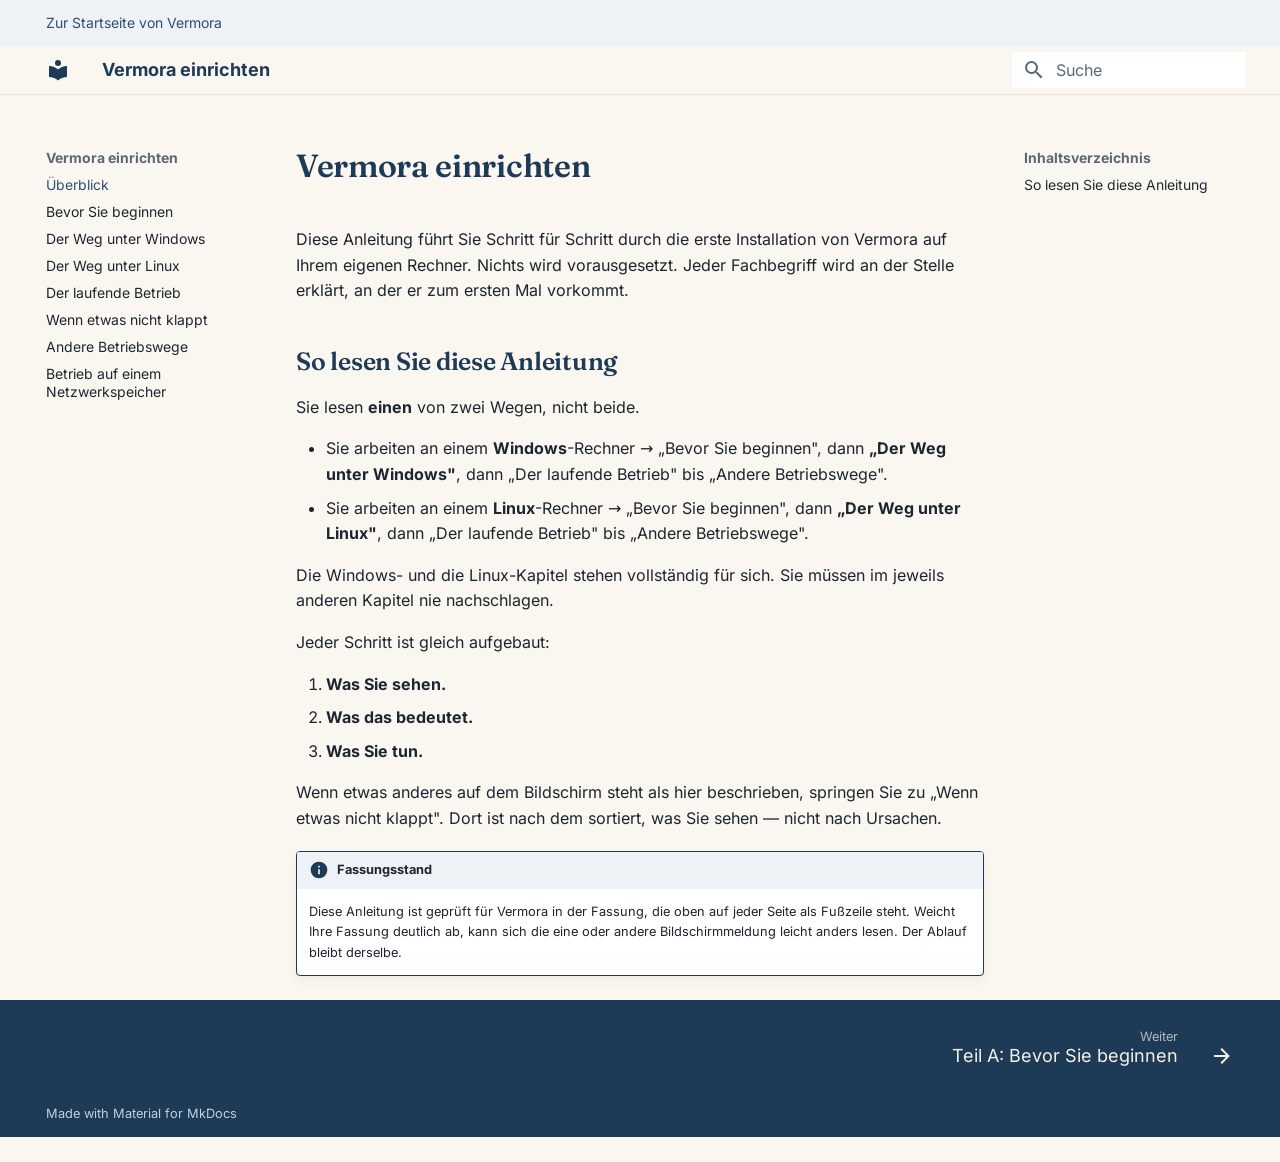
<file: anleitung/index.html>
<!doctype html>
<html lang="de">
<head>
<meta charset="utf-8">
<title>Installationsanleitung — Vermora</title>
<meta name="viewport" content="width=device-width, initial-scale=1">
<meta name="description" content="Installationsanleitung für Vermora: Schritt für Schritt auf Windows, Linux oder einem Netzwerkspeicher einrichten.">
<link rel="icon" href="/assets/favicon.svg" type="image/svg+xml">
<meta http-equiv="refresh" content="0; url=00-ueberblick/">
<link rel="canonical" href="https://vermora.de/anleitung/00-ueberblick/">
<link rel="stylesheet" href="../assets/tokens.css">
<link rel="stylesheet" href="../assets/fonts.css">
<link rel="stylesheet" href="../assets/site.css">
</head>
<body class="recht-seite">
<main id="inhalt" tabindex="-1">
<h1>Installationsanleitung</h1>
<p><a href="00-ueberblick/">Weiter zur Installationsanleitung</a></p>
</main>
</body>
</html>
</file>
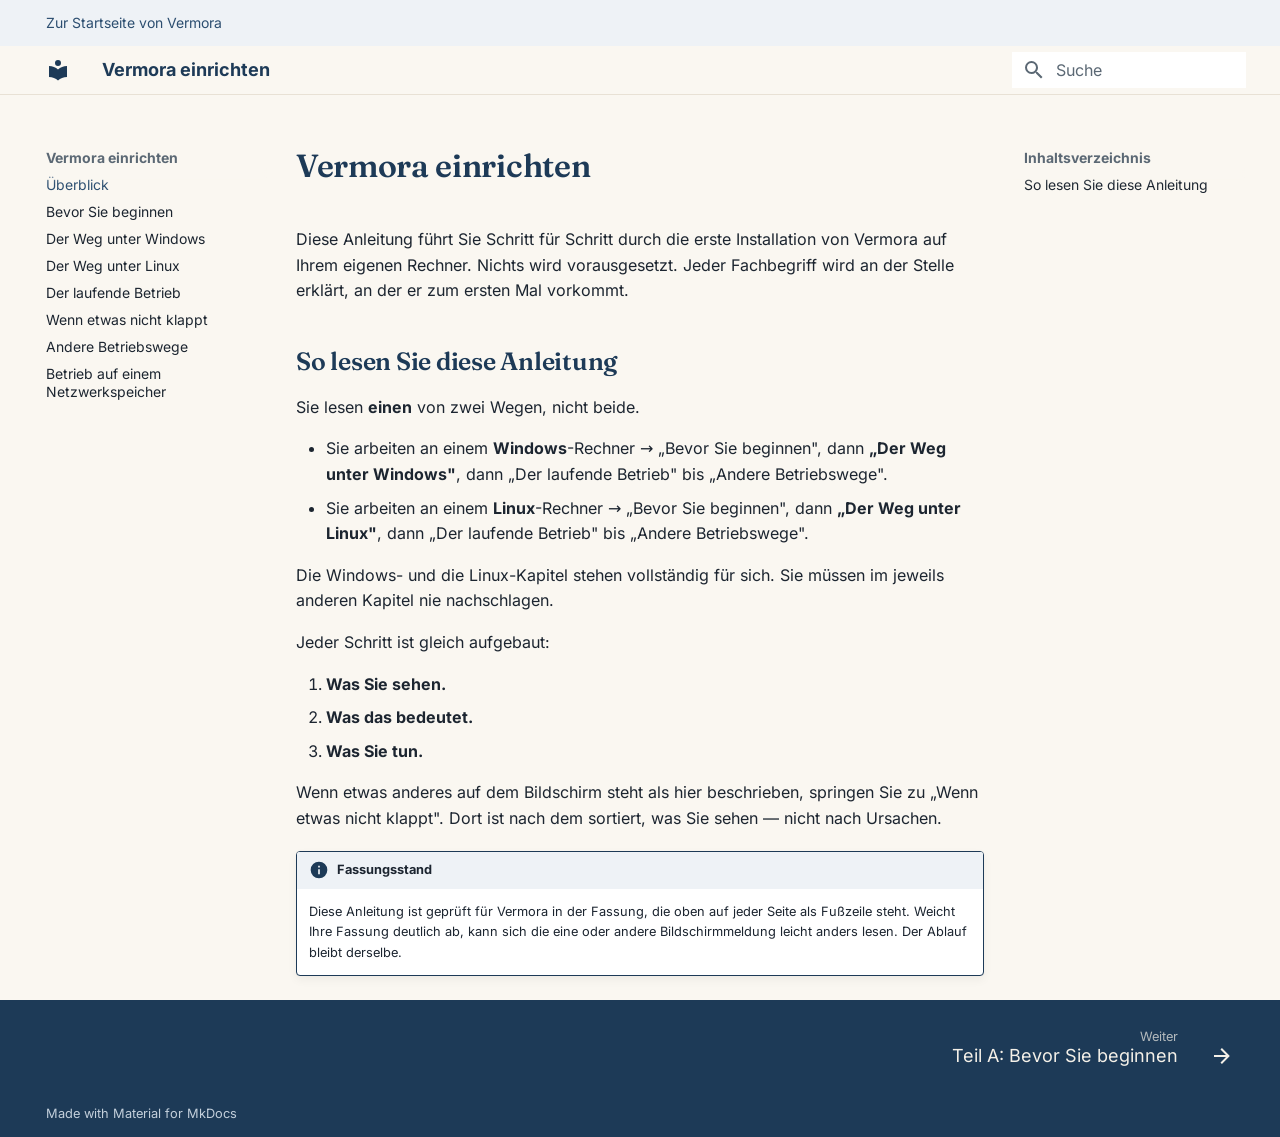
<file: anleitung/00-ueberblick/index.html>
<!doctype html>
<html lang="de" class="no-js">
  <head>
    
      <meta charset="utf-8">
      <meta name="viewport" content="width=device-width,initial-scale=1">
      
        <meta name="description" content="Vermora selbst installieren: Überblick über Voraussetzungen, Wege für Windows, Linux und Netzwerkspeicher und den Ablauf der Einrichtung.">
      
      
      
        <link rel="canonical" href="https://vermora.de/anleitung/00-ueberblick/">
      
      
      
        <link rel="next" href="../a-vorbereitung/">
      
      
        
      
      
      <link rel="icon" href="/assets/favicon.svg">
      <meta name="generator" content="mkdocs-1.6.1, mkdocs-material-9.8.1">
    
    
      
        <title>Überblick - Vermora einrichten</title>
      
    
    
      <link rel="stylesheet" href="../assets/stylesheets/main.57a0d79d.min.css">
      
        
        <link rel="stylesheet" href="../assets/stylesheets/palette.fb2fffe2.min.css">
      
      


    
    
      
    
    
      
    
    
      <link rel="stylesheet" href="../../assets/tokens.css">
    
      <link rel="stylesheet" href="../../assets/fonts.css">
    
      <link rel="stylesheet" href="../../assets/marke.css">
    
    <script>__md_scope=new URL("..",location),__md_hash=e=>[...e].reduce(((e,_)=>(e<<5)-e+_.charCodeAt(0)),0),__md_get=(e,_=localStorage,t=__md_scope)=>JSON.parse(_.getItem(t.pathname+"."+e)),__md_set=(e,_,t=localStorage,a=__md_scope)=>{try{t.setItem(a.pathname+"."+e,JSON.stringify(_))}catch(e){}}</script>
    
      

    
    
  
  
  <meta property="og:type" content="website">
  <meta property="og:site_name" content="Vermora">
  <meta property="og:locale" content="de_DE">
  <meta property="og:title" content="Überblick — Vermora einrichten">
  <meta property="og:description" content="Vermora selbst installieren: Überblick über Voraussetzungen, Wege für Windows, Linux und Netzwerkspeicher und den Ablauf der Einrichtung.">
  <meta property="og:url" content="https://vermora.de/anleitung/00-ueberblick/">
  <meta property="og:image" content="https://vermora.de/assets/bildstrecke/01-gesamtwert.webp">
  <meta property="og:image:width" content="1440">
  <meta property="og:image:height" content="900">
  <meta property="og:image:alt" content="Vermora: Gesamtwert eines Beispielvermögens im Zeitverlauf (erfundene Beispieldaten)">
  <meta name="twitter:card" content="summary_large_image">
  

  </head>
  
  
    
    
    
    
    
    <body dir="ltr" data-md-color-scheme="default" data-md-color-primary="indigo" data-md-color-accent="indigo">
  
    
    <input class="md-toggle" data-md-toggle="drawer" type="checkbox" id="__drawer" autocomplete="off">
    <input class="md-toggle" data-md-toggle="search" type="checkbox" id="__search" autocomplete="off">
    <label class="md-overlay" for="__drawer"></label>
    <div data-md-component="skip">
      
        
        <a href="#vermora-einrichten" class="md-skip">
          Zum Inhalt
        </a>
      
    </div>
    <div data-md-component="announce">
      
        <aside class="md-banner">
          <div class="md-banner__inner md-grid md-typeset">
            
            
  <a href="/">Zur Startseite von Vermora</a>

          </div>
          
        </aside>
      
    </div>
    
    
      

  

<header class="md-header md-header--shadow" data-md-component="header">
  <nav class="md-header__inner md-grid" aria-label="Kopfzeile">
    <a href="/" title="Vermora einrichten" class="md-header__button md-logo" aria-label="Vermora einrichten" data-md-component="logo">
      
  
  <svg xmlns="http://www.w3.org/2000/svg" viewBox="0 0 24 24"><path d="M12 8a3 3 0 0 0 3-3 3 3 0 0 0-3-3 3 3 0 0 0-3 3 3 3 0 0 0 3 3m0 3.54C9.64 9.35 6.5 8 3 8v11c3.5 0 6.64 1.35 9 3.54 2.36-2.19 5.5-3.54 9-3.54V8c-3.5 0-6.64 1.35-9 3.54"/></svg>

    </a>
    <label class="md-header__button md-icon" for="__drawer">
      
      <svg xmlns="http://www.w3.org/2000/svg" viewBox="0 0 24 24"><path d="M3 6h18v2H3zm0 5h18v2H3zm0 5h18v2H3z"/></svg>
    </label>
    <div class="md-header__title" data-md-component="header-title">
      <div class="md-header__ellipsis">
        <div class="md-header__topic">
          <span class="md-ellipsis">
            Vermora einrichten
          </span>
        </div>
        <div class="md-header__topic" data-md-component="header-topic">
          <span class="md-ellipsis">
            
              Überblick
            
          </span>
        </div>
      </div>
    </div>
    
      
    
    
    
    
      
      
        <label class="md-header__button md-icon" for="__search">
          
          <svg xmlns="http://www.w3.org/2000/svg" viewBox="0 0 24 24"><path d="M9.5 3A6.5 6.5 0 0 1 16 9.5c0 1.61-.59 3.09-1.56 4.23l.27.27h.79l5 5-1.5 1.5-5-5v-.79l-.27-.27A6.52 6.52 0 0 1 9.5 16 6.5 6.5 0 0 1 3 9.5 6.5 6.5 0 0 1 9.5 3m0 2C7 5 5 7 5 9.5S7 14 9.5 14 14 12 14 9.5 12 5 9.5 5"/></svg>
        </label>
        <div class="md-search" data-md-component="search" role="dialog">
  <label class="md-search__overlay" for="__search"></label>
  <div class="md-search__inner" role="search">
    <form class="md-search__form" name="search">
      <input type="text" class="md-search__input" name="query" aria-label="Suche" placeholder="Suche" autocapitalize="off" autocorrect="off" autocomplete="off" spellcheck="false" data-md-component="search-query" required>
      <label class="md-search__icon md-icon" for="__search">
        
        <svg xmlns="http://www.w3.org/2000/svg" viewBox="0 0 24 24"><path d="M9.5 3A6.5 6.5 0 0 1 16 9.5c0 1.61-.59 3.09-1.56 4.23l.27.27h.79l5 5-1.5 1.5-5-5v-.79l-.27-.27A6.52 6.52 0 0 1 9.5 16 6.5 6.5 0 0 1 3 9.5 6.5 6.5 0 0 1 9.5 3m0 2C7 5 5 7 5 9.5S7 14 9.5 14 14 12 14 9.5 12 5 9.5 5"/></svg>
        
        <svg xmlns="http://www.w3.org/2000/svg" viewBox="0 0 24 24"><path d="M20 11v2H8l5.5 5.5-1.42 1.42L4.16 12l7.92-7.92L13.5 5.5 8 11z"/></svg>
      </label>
      <nav class="md-search__options" aria-label="Suche">
        
        <button type="reset" class="md-search__icon md-icon" title="Zurücksetzen" aria-label="Zurücksetzen" tabindex="-1">
          
          <svg xmlns="http://www.w3.org/2000/svg" viewBox="0 0 24 24"><path d="M19 6.41 17.59 5 12 10.59 6.41 5 5 6.41 10.59 12 5 17.59 6.41 19 12 13.41 17.59 19 19 17.59 13.41 12z"/></svg>
        </button>
      </nav>
      
        <div class="md-search__suggest" data-md-component="search-suggest"></div>
      
    </form>
    <div class="md-search__output">
      <div class="md-search__scrollwrap" tabindex="0" data-md-scrollfix>
        <div class="md-search-result" data-md-component="search-result">
          <div class="md-search-result__meta">
            Suche wird initialisiert
          </div>
          <ol class="md-search-result__list" role="presentation"></ol>
        </div>
      </div>
    </div>
  </div>
</div>
      
    
    
  </nav>
  
</header>
    
    <div class="md-container" data-md-component="container">
      
      
        
          
        
      
      <main class="md-main" data-md-component="main">
        <div class="md-main__inner md-grid">
          
            
              
              <div class="md-sidebar md-sidebar--primary" data-md-component="sidebar" data-md-type="navigation" >
                <div class="md-sidebar__scrollwrap">
                  <div class="md-sidebar__inner">
                    



<nav class="md-nav md-nav--primary" aria-label="Navigation" data-md-level="0">
  <label class="md-nav__title" for="__drawer">
    <a href="/" title="Vermora einrichten" class="md-nav__button md-logo" aria-label="Vermora einrichten" data-md-component="logo">
      
  
  <svg xmlns="http://www.w3.org/2000/svg" viewBox="0 0 24 24"><path d="M12 8a3 3 0 0 0 3-3 3 3 0 0 0-3-3 3 3 0 0 0-3 3 3 3 0 0 0 3 3m0 3.54C9.64 9.35 6.5 8 3 8v11c3.5 0 6.64 1.35 9 3.54 2.36-2.19 5.5-3.54 9-3.54V8c-3.5 0-6.64 1.35-9 3.54"/></svg>

    </a>
    Vermora einrichten
  </label>
  
  <ul class="md-nav__list" data-md-scrollfix>
    
      
      
  
  
    
  
  
  
    <li class="md-nav__item md-nav__item--active">
      
      <input class="md-nav__toggle md-toggle" type="checkbox" id="__toc">
      
      
        
      
      
        <label class="md-nav__link md-nav__link--active" for="__toc">
          
  
  
  <span class="md-ellipsis">
    
  
    Überblick
  

    
  </span>
  
  

          <span class="md-nav__icon md-icon"></span>
        </label>
      
      <a href="./" class="md-nav__link md-nav__link--active">
        
  
  
  <span class="md-ellipsis">
    
  
    Überblick
  

    
  </span>
  
  

      </a>
      
        

<nav class="md-nav md-nav--secondary" aria-label="Inhaltsverzeichnis">
  
  
  
    
  
  
    <label class="md-nav__title" for="__toc">
      <span class="md-nav__icon md-icon"></span>
      Inhaltsverzeichnis
    </label>
    <ul class="md-nav__list" data-md-component="toc" data-md-scrollfix>
      
        <li class="md-nav__item">
  <a href="#so-lesen-sie-diese-anleitung" class="md-nav__link">
    <span class="md-ellipsis">
      
        So lesen Sie diese Anleitung
      
    </span>
  </a>
  
</li>
      
    </ul>
  
</nav>
      
    </li>
  

    
      
      
  
  
  
  
    
    
      
        
          
        
      
    
    
    
    
    <li class="md-nav__item md-nav__item--nested">
      
        
        
        <input class="md-nav__toggle md-toggle " type="checkbox" id="__nav_2" >
        
          
          <div class="md-nav__link md-nav__container">
            <a href="../a-vorbereitung/" class="md-nav__link ">
              
  
  
  <span class="md-ellipsis">
    
  
    Bevor Sie beginnen
  

    
  </span>
  
  

            </a>
            
          </div>
        
        <nav class="md-nav" data-md-level="1" aria-labelledby="__nav_2_label" aria-expanded="false">
          <label class="md-nav__title" for="__nav_2">
            <span class="md-nav__icon md-icon"></span>
            
  
    Bevor Sie beginnen
  

          </label>
          <ul class="md-nav__list" data-md-scrollfix>
            
              
            
          </ul>
        </nav>
      
    </li>
  

    
      
      
  
  
  
  
    
    
      
        
          
        
      
    
    
    
    
    <li class="md-nav__item md-nav__item--nested">
      
        
        
        <input class="md-nav__toggle md-toggle " type="checkbox" id="__nav_3" >
        
          
          <div class="md-nav__link md-nav__container">
            <a href="../b-windows/" class="md-nav__link ">
              
  
  
  <span class="md-ellipsis">
    
  
    Der Weg unter Windows
  

    
  </span>
  
  

            </a>
            
          </div>
        
        <nav class="md-nav" data-md-level="1" aria-labelledby="__nav_3_label" aria-expanded="false">
          <label class="md-nav__title" for="__nav_3">
            <span class="md-nav__icon md-icon"></span>
            
  
    Der Weg unter Windows
  

          </label>
          <ul class="md-nav__list" data-md-scrollfix>
            
              
            
          </ul>
        </nav>
      
    </li>
  

    
      
      
  
  
  
  
    
    
      
        
          
        
      
    
    
    
    
    <li class="md-nav__item md-nav__item--nested">
      
        
        
        <input class="md-nav__toggle md-toggle " type="checkbox" id="__nav_4" >
        
          
          <div class="md-nav__link md-nav__container">
            <a href="../c-linux/" class="md-nav__link ">
              
  
  
  <span class="md-ellipsis">
    
  
    Der Weg unter Linux
  

    
  </span>
  
  

            </a>
            
          </div>
        
        <nav class="md-nav" data-md-level="1" aria-labelledby="__nav_4_label" aria-expanded="false">
          <label class="md-nav__title" for="__nav_4">
            <span class="md-nav__icon md-icon"></span>
            
  
    Der Weg unter Linux
  

          </label>
          <ul class="md-nav__list" data-md-scrollfix>
            
              
            
          </ul>
        </nav>
      
    </li>
  

    
      
      
  
  
  
  
    
    
      
        
          
        
      
    
    
    
    
    <li class="md-nav__item md-nav__item--nested">
      
        
        
        <input class="md-nav__toggle md-toggle " type="checkbox" id="__nav_5" >
        
          
          <div class="md-nav__link md-nav__container">
            <a href="../d-betrieb/" class="md-nav__link ">
              
  
  
  <span class="md-ellipsis">
    
  
    Der laufende Betrieb
  

    
  </span>
  
  

            </a>
            
          </div>
        
        <nav class="md-nav" data-md-level="1" aria-labelledby="__nav_5_label" aria-expanded="false">
          <label class="md-nav__title" for="__nav_5">
            <span class="md-nav__icon md-icon"></span>
            
  
    Der laufende Betrieb
  

          </label>
          <ul class="md-nav__list" data-md-scrollfix>
            
              
            
          </ul>
        </nav>
      
    </li>
  

    
      
      
  
  
  
  
    
    
      
        
          
        
      
    
    
    
    
    <li class="md-nav__item md-nav__item--nested">
      
        
        
        <input class="md-nav__toggle md-toggle " type="checkbox" id="__nav_6" >
        
          
          <div class="md-nav__link md-nav__container">
            <a href="../e-wenn-etwas-nicht-klappt/" class="md-nav__link ">
              
  
  
  <span class="md-ellipsis">
    
  
    Wenn etwas nicht klappt
  

    
  </span>
  
  

            </a>
            
          </div>
        
        <nav class="md-nav" data-md-level="1" aria-labelledby="__nav_6_label" aria-expanded="false">
          <label class="md-nav__title" for="__nav_6">
            <span class="md-nav__icon md-icon"></span>
            
  
    Wenn etwas nicht klappt
  

          </label>
          <ul class="md-nav__list" data-md-scrollfix>
            
              
            
          </ul>
        </nav>
      
    </li>
  

    
      
      
  
  
  
  
    
    
      
        
          
        
      
    
    
    
    
    <li class="md-nav__item md-nav__item--nested">
      
        
        
        <input class="md-nav__toggle md-toggle " type="checkbox" id="__nav_7" >
        
          
          <div class="md-nav__link md-nav__container">
            <a href="../f-andere-wege/" class="md-nav__link ">
              
  
  
  <span class="md-ellipsis">
    
  
    Andere Betriebswege
  

    
  </span>
  
  

            </a>
            
          </div>
        
        <nav class="md-nav" data-md-level="1" aria-labelledby="__nav_7_label" aria-expanded="false">
          <label class="md-nav__title" for="__nav_7">
            <span class="md-nav__icon md-icon"></span>
            
  
    Andere Betriebswege
  

          </label>
          <ul class="md-nav__list" data-md-scrollfix>
            
              
            
          </ul>
        </nav>
      
    </li>
  

    
      
      
  
  
  
  
    
    
      
        
          
        
      
    
    
    
    
    <li class="md-nav__item md-nav__item--nested">
      
        
        
        <input class="md-nav__toggle md-toggle " type="checkbox" id="__nav_8" >
        
          
          <div class="md-nav__link md-nav__container">
            <a href="../g-netzwerkspeicher/" class="md-nav__link ">
              
  
  
  <span class="md-ellipsis">
    
  
    Betrieb auf einem Netzwerkspeicher
  

    
  </span>
  
  

            </a>
            
          </div>
        
        <nav class="md-nav" data-md-level="1" aria-labelledby="__nav_8_label" aria-expanded="false">
          <label class="md-nav__title" for="__nav_8">
            <span class="md-nav__icon md-icon"></span>
            
  
    Betrieb auf einem Netzwerkspeicher
  

          </label>
          <ul class="md-nav__list" data-md-scrollfix>
            
              
            
          </ul>
        </nav>
      
    </li>
  

    
  </ul>
</nav>
                  </div>
                </div>
              </div>
            
            
              
              <div class="md-sidebar md-sidebar--secondary" data-md-component="sidebar" data-md-type="toc" >
                <div class="md-sidebar__scrollwrap">
                  <div class="md-sidebar__inner">
                    

<nav class="md-nav md-nav--secondary" aria-label="Inhaltsverzeichnis">
  
  
  
    
  
  
    <label class="md-nav__title" for="__toc">
      <span class="md-nav__icon md-icon"></span>
      Inhaltsverzeichnis
    </label>
    <ul class="md-nav__list" data-md-component="toc" data-md-scrollfix>
      
        <li class="md-nav__item">
  <a href="#so-lesen-sie-diese-anleitung" class="md-nav__link">
    <span class="md-ellipsis">
      
        So lesen Sie diese Anleitung
      
    </span>
  </a>
  
</li>
      
    </ul>
  
</nav>
                  </div>
                </div>
              </div>
            
          
          
            <div class="md-content" data-md-component="content">
              
              <article class="md-content__inner md-typeset">
                
                  



<h1 id="vermora-einrichten">Vermora einrichten<a class="headerlink" href="#vermora-einrichten" title="Permanent link">&para;</a></h1>
<p>Diese Anleitung führt Sie Schritt für Schritt durch die erste Installation von Vermora auf
Ihrem eigenen Rechner. Nichts wird vorausgesetzt. Jeder Fachbegriff wird an der Stelle
erklärt, an der er zum ersten Mal vorkommt.</p>
<h2 id="so-lesen-sie-diese-anleitung">So lesen Sie diese Anleitung<a class="headerlink" href="#so-lesen-sie-diese-anleitung" title="Permanent link">&para;</a></h2>
<p>Sie lesen <strong>einen</strong> von zwei Wegen, nicht beide.</p>
<ul>
<li>Sie arbeiten an einem <strong>Windows</strong>-Rechner → „Bevor Sie beginnen", dann <strong>„Der Weg unter
  Windows"</strong>, dann „Der laufende Betrieb" bis „Andere Betriebswege".</li>
<li>Sie arbeiten an einem <strong>Linux</strong>-Rechner → „Bevor Sie beginnen", dann <strong>„Der Weg unter
  Linux"</strong>, dann „Der laufende Betrieb" bis „Andere Betriebswege".</li>
</ul>
<p>Die Windows- und die Linux-Kapitel stehen vollständig für sich. Sie müssen im jeweils
anderen Kapitel nie nachschlagen.</p>
<p>Jeder Schritt ist gleich aufgebaut:</p>
<ol>
<li><strong>Was Sie sehen.</strong></li>
<li><strong>Was das bedeutet.</strong></li>
<li><strong>Was Sie tun.</strong></li>
</ol>
<p>Wenn etwas anderes auf dem Bildschirm steht als hier beschrieben, springen Sie zu
„Wenn etwas nicht klappt". Dort ist nach dem sortiert, was Sie sehen — nicht nach
Ursachen.</p>
<div class="admonition info">
<p class="admonition-title">Fassungsstand</p>
<p>Diese Anleitung ist geprüft für Vermora in der Fassung, die oben auf jeder Seite als
Fußzeile steht. Weicht Ihre Fassung deutlich ab, kann sich die eine oder andere
Bildschirmmeldung leicht anders lesen. Der Ablauf bleibt derselbe.</p>
</div>







  
  






                
              </article>
            </div>
          
          
<script>var target=document.getElementById(location.hash.slice(1));target&&target.name&&(target.checked=target.name.startsWith("__tabbed_"))</script>
        </div>
        
          <button type="button" class="md-top md-icon" data-md-component="top" hidden>
  
  <svg xmlns="http://www.w3.org/2000/svg" viewBox="0 0 24 24"><path d="M13 20h-2V8l-5.5 5.5-1.42-1.42L12 4.16l7.92 7.92-1.42 1.42L13 8z"/></svg>
  Zurück zum Seitenanfang
</button>
        
      </main>
      
        <footer class="md-footer">
  
    
      
      <nav class="md-footer__inner md-grid" aria-label="Fußzeile" >
        
        
          
          <a href="../a-vorbereitung/" class="md-footer__link md-footer__link--next" aria-label="Weiter: Teil A: Bevor Sie beginnen">
            <div class="md-footer__title">
              <span class="md-footer__direction">
                Weiter
              </span>
              <div class="md-ellipsis">
                Teil A: Bevor Sie beginnen
              </div>
            </div>
            <div class="md-footer__button md-icon">
              
              <svg xmlns="http://www.w3.org/2000/svg" viewBox="0 0 24 24"><path d="M4 11v2h12l-5.5 5.5 1.42 1.42L19.84 12l-7.92-7.92L10.5 5.5 16 11z"/></svg>
            </div>
          </a>
        
      </nav>
    
  
  <div class="md-footer-meta md-typeset">
    <div class="md-footer-meta__inner md-grid">
      <div class="md-copyright">
  
  
    Made with
    <a href="https://squidfunk.github.io/mkdocs-material/" target="_blank" rel="noopener">
      Material for MkDocs
    </a>
  
</div>
      
    </div>
  </div>
</footer>
      
    </div>
    <div class="md-dialog" data-md-component="dialog">
      <div class="md-dialog__inner md-typeset"></div>
    </div>
    
    
    
      
      
      <script id="__config" type="application/json">{"annotate": null, "base": "..", "features": ["navigation.indexes", "navigation.top", "navigation.footer", "search.suggest"], "search": "../assets/javascripts/workers/search.a7633da7.min.js", "tags": null, "translations": {"clipboard.copied": "In Zwischenablage kopiert", "clipboard.copy": "In Zwischenablage kopieren", "search.result.more.one": "1 weiteres Suchergebnis auf dieser Seite", "search.result.more.other": "# weitere Suchergebnisse auf dieser Seite", "search.result.none": "Keine Suchergebnisse", "search.result.one": "1 Suchergebnis", "search.result.other": "# Suchergebnisse", "search.result.placeholder": "Suchbegriff eingeben", "search.result.term.missing": "Es fehlt", "select.version": "Version ausw\u00e4hlen"}, "version": null}</script>
    
    
  
      <script src="../assets/javascripts/bundle.a5f9d56c.min.js"></script>
      
    
  <script src="../assets/tastatur.js"></script>

  </body>
</html>
</file>
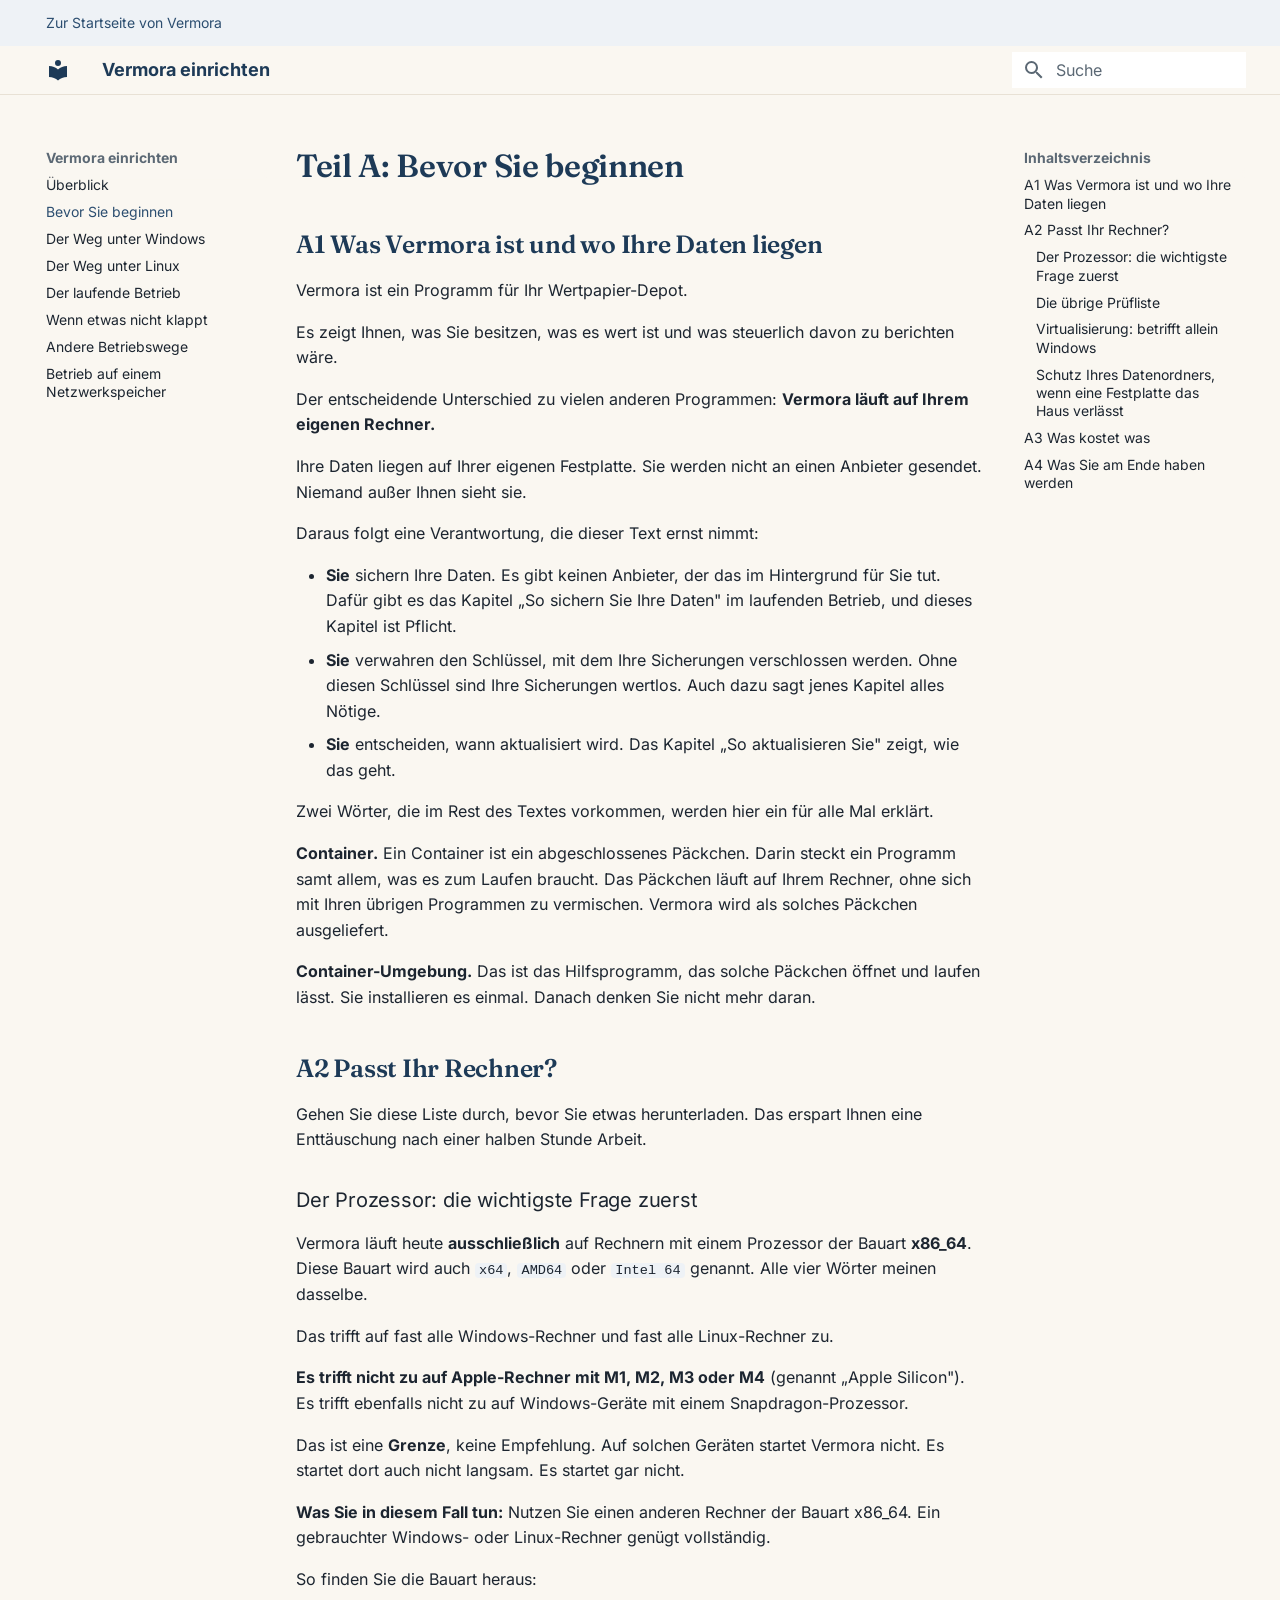
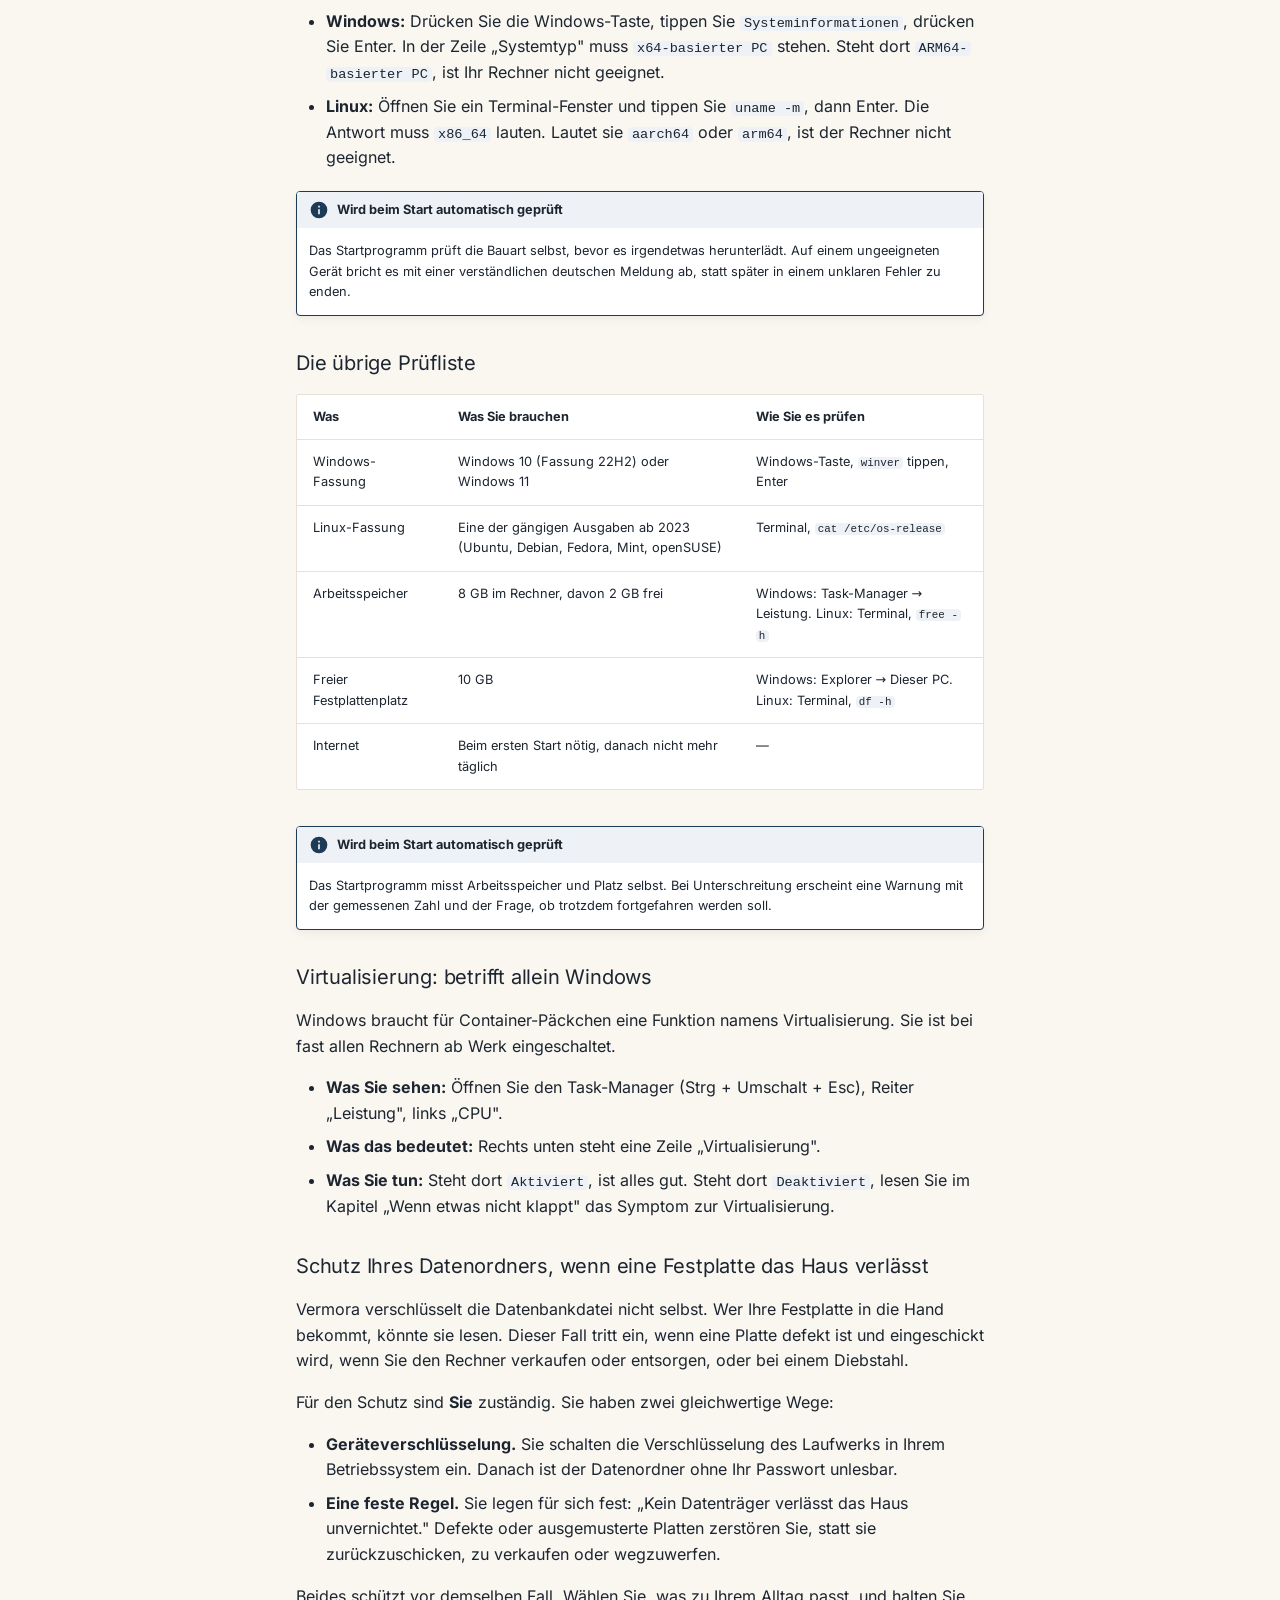
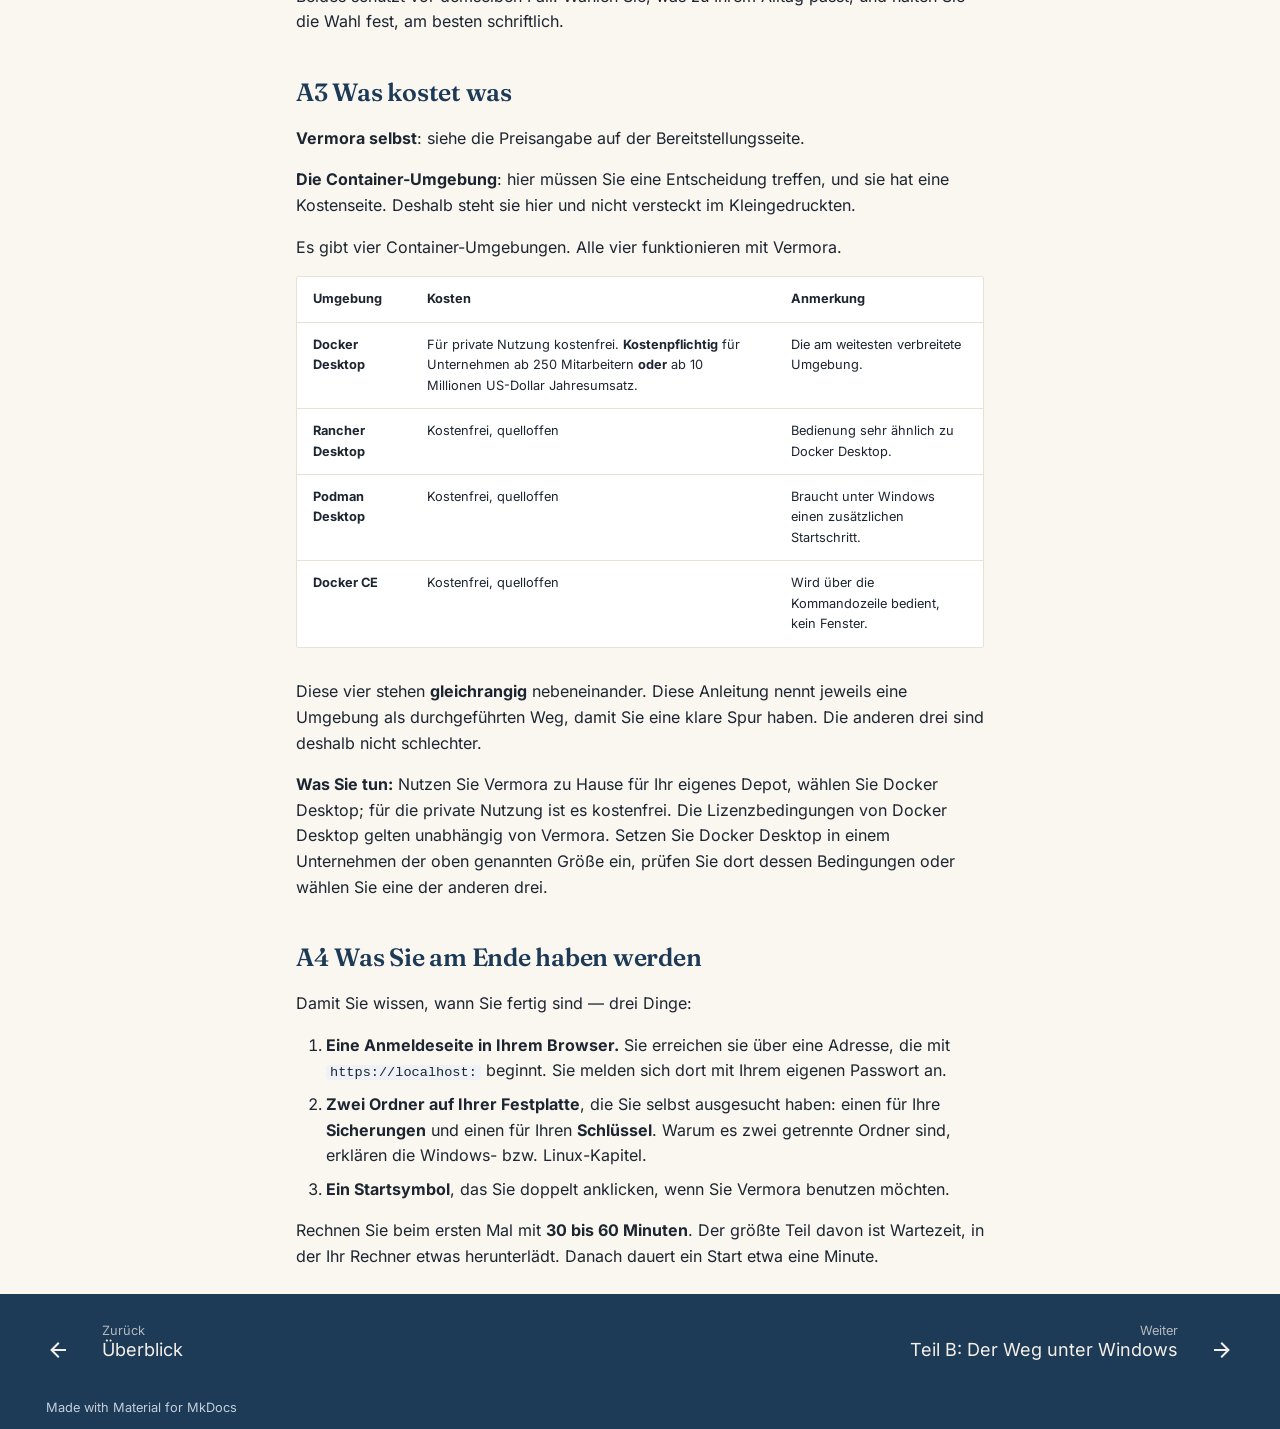
<file: anleitung/a-vorbereitung/index.html>
<!doctype html>
<html lang="de" class="no-js">
  <head>
    
      <meta charset="utf-8">
      <meta name="viewport" content="width=device-width,initial-scale=1">
      
        <meta name="description" content="Vor der Installation von Vermora: was Sie bereitlegen, welche Programme nötig sind und wie Sie Ihren Rechner für die Einrichtung vorbereiten.">
      
      
      
        <link rel="canonical" href="https://vermora.de/anleitung/a-vorbereitung/">
      
      
        <link rel="prev" href="../00-ueberblick/">
      
      
        <link rel="next" href="../b-windows/">
      
      
        
      
      
      <link rel="icon" href="/assets/favicon.svg">
      <meta name="generator" content="mkdocs-1.6.1, mkdocs-material-9.8.1">
    
    
      
        <title>Teil A: Bevor Sie beginnen - Vermora einrichten</title>
      
    
    
      <link rel="stylesheet" href="../assets/stylesheets/main.57a0d79d.min.css">
      
        
        <link rel="stylesheet" href="../assets/stylesheets/palette.fb2fffe2.min.css">
      
      


    
    
      
    
    
      
    
    
      <link rel="stylesheet" href="../../assets/tokens.css">
    
      <link rel="stylesheet" href="../../assets/fonts.css">
    
      <link rel="stylesheet" href="../../assets/marke.css">
    
    <script>__md_scope=new URL("..",location),__md_hash=e=>[...e].reduce(((e,_)=>(e<<5)-e+_.charCodeAt(0)),0),__md_get=(e,_=localStorage,t=__md_scope)=>JSON.parse(_.getItem(t.pathname+"."+e)),__md_set=(e,_,t=localStorage,a=__md_scope)=>{try{t.setItem(a.pathname+"."+e,JSON.stringify(_))}catch(e){}}</script>
    
      

    
    
  
  
  <meta property="og:type" content="website">
  <meta property="og:site_name" content="Vermora">
  <meta property="og:locale" content="de_DE">
  <meta property="og:title" content="Teil A: Bevor Sie beginnen — Vermora einrichten">
  <meta property="og:description" content="Vor der Installation von Vermora: was Sie bereitlegen, welche Programme nötig sind und wie Sie Ihren Rechner für die Einrichtung vorbereiten.">
  <meta property="og:url" content="https://vermora.de/anleitung/a-vorbereitung/">
  <meta property="og:image" content="https://vermora.de/assets/bildstrecke/01-gesamtwert.webp">
  <meta property="og:image:width" content="1440">
  <meta property="og:image:height" content="900">
  <meta property="og:image:alt" content="Vermora: Gesamtwert eines Beispielvermögens im Zeitverlauf (erfundene Beispieldaten)">
  <meta name="twitter:card" content="summary_large_image">
  

  </head>
  
  
    
    
    
    
    
    <body dir="ltr" data-md-color-scheme="default" data-md-color-primary="indigo" data-md-color-accent="indigo">
  
    
    <input class="md-toggle" data-md-toggle="drawer" type="checkbox" id="__drawer" autocomplete="off">
    <input class="md-toggle" data-md-toggle="search" type="checkbox" id="__search" autocomplete="off">
    <label class="md-overlay" for="__drawer"></label>
    <div data-md-component="skip">
      
        
        <a href="#teil-a-bevor-sie-beginnen" class="md-skip">
          Zum Inhalt
        </a>
      
    </div>
    <div data-md-component="announce">
      
        <aside class="md-banner">
          <div class="md-banner__inner md-grid md-typeset">
            
            
  <a href="/">Zur Startseite von Vermora</a>

          </div>
          
        </aside>
      
    </div>
    
    
      

  

<header class="md-header md-header--shadow" data-md-component="header">
  <nav class="md-header__inner md-grid" aria-label="Kopfzeile">
    <a href="/" title="Vermora einrichten" class="md-header__button md-logo" aria-label="Vermora einrichten" data-md-component="logo">
      
  
  <svg xmlns="http://www.w3.org/2000/svg" viewBox="0 0 24 24"><path d="M12 8a3 3 0 0 0 3-3 3 3 0 0 0-3-3 3 3 0 0 0-3 3 3 3 0 0 0 3 3m0 3.54C9.64 9.35 6.5 8 3 8v11c3.5 0 6.64 1.35 9 3.54 2.36-2.19 5.5-3.54 9-3.54V8c-3.5 0-6.64 1.35-9 3.54"/></svg>

    </a>
    <label class="md-header__button md-icon" for="__drawer">
      
      <svg xmlns="http://www.w3.org/2000/svg" viewBox="0 0 24 24"><path d="M3 6h18v2H3zm0 5h18v2H3zm0 5h18v2H3z"/></svg>
    </label>
    <div class="md-header__title" data-md-component="header-title">
      <div class="md-header__ellipsis">
        <div class="md-header__topic">
          <span class="md-ellipsis">
            Vermora einrichten
          </span>
        </div>
        <div class="md-header__topic" data-md-component="header-topic">
          <span class="md-ellipsis">
            
              Teil A: Bevor Sie beginnen
            
          </span>
        </div>
      </div>
    </div>
    
      
    
    
    
    
      
      
        <label class="md-header__button md-icon" for="__search">
          
          <svg xmlns="http://www.w3.org/2000/svg" viewBox="0 0 24 24"><path d="M9.5 3A6.5 6.5 0 0 1 16 9.5c0 1.61-.59 3.09-1.56 4.23l.27.27h.79l5 5-1.5 1.5-5-5v-.79l-.27-.27A6.52 6.52 0 0 1 9.5 16 6.5 6.5 0 0 1 3 9.5 6.5 6.5 0 0 1 9.5 3m0 2C7 5 5 7 5 9.5S7 14 9.5 14 14 12 14 9.5 12 5 9.5 5"/></svg>
        </label>
        <div class="md-search" data-md-component="search" role="dialog">
  <label class="md-search__overlay" for="__search"></label>
  <div class="md-search__inner" role="search">
    <form class="md-search__form" name="search">
      <input type="text" class="md-search__input" name="query" aria-label="Suche" placeholder="Suche" autocapitalize="off" autocorrect="off" autocomplete="off" spellcheck="false" data-md-component="search-query" required>
      <label class="md-search__icon md-icon" for="__search">
        
        <svg xmlns="http://www.w3.org/2000/svg" viewBox="0 0 24 24"><path d="M9.5 3A6.5 6.5 0 0 1 16 9.5c0 1.61-.59 3.09-1.56 4.23l.27.27h.79l5 5-1.5 1.5-5-5v-.79l-.27-.27A6.52 6.52 0 0 1 9.5 16 6.5 6.5 0 0 1 3 9.5 6.5 6.5 0 0 1 9.5 3m0 2C7 5 5 7 5 9.5S7 14 9.5 14 14 12 14 9.5 12 5 9.5 5"/></svg>
        
        <svg xmlns="http://www.w3.org/2000/svg" viewBox="0 0 24 24"><path d="M20 11v2H8l5.5 5.5-1.42 1.42L4.16 12l7.92-7.92L13.5 5.5 8 11z"/></svg>
      </label>
      <nav class="md-search__options" aria-label="Suche">
        
        <button type="reset" class="md-search__icon md-icon" title="Zurücksetzen" aria-label="Zurücksetzen" tabindex="-1">
          
          <svg xmlns="http://www.w3.org/2000/svg" viewBox="0 0 24 24"><path d="M19 6.41 17.59 5 12 10.59 6.41 5 5 6.41 10.59 12 5 17.59 6.41 19 12 13.41 17.59 19 19 17.59 13.41 12z"/></svg>
        </button>
      </nav>
      
        <div class="md-search__suggest" data-md-component="search-suggest"></div>
      
    </form>
    <div class="md-search__output">
      <div class="md-search__scrollwrap" tabindex="0" data-md-scrollfix>
        <div class="md-search-result" data-md-component="search-result">
          <div class="md-search-result__meta">
            Suche wird initialisiert
          </div>
          <ol class="md-search-result__list" role="presentation"></ol>
        </div>
      </div>
    </div>
  </div>
</div>
      
    
    
  </nav>
  
</header>
    
    <div class="md-container" data-md-component="container">
      
      
        
          
        
      
      <main class="md-main" data-md-component="main">
        <div class="md-main__inner md-grid">
          
            
              
              <div class="md-sidebar md-sidebar--primary" data-md-component="sidebar" data-md-type="navigation" >
                <div class="md-sidebar__scrollwrap">
                  <div class="md-sidebar__inner">
                    



<nav class="md-nav md-nav--primary" aria-label="Navigation" data-md-level="0">
  <label class="md-nav__title" for="__drawer">
    <a href="/" title="Vermora einrichten" class="md-nav__button md-logo" aria-label="Vermora einrichten" data-md-component="logo">
      
  
  <svg xmlns="http://www.w3.org/2000/svg" viewBox="0 0 24 24"><path d="M12 8a3 3 0 0 0 3-3 3 3 0 0 0-3-3 3 3 0 0 0-3 3 3 3 0 0 0 3 3m0 3.54C9.64 9.35 6.5 8 3 8v11c3.5 0 6.64 1.35 9 3.54 2.36-2.19 5.5-3.54 9-3.54V8c-3.5 0-6.64 1.35-9 3.54"/></svg>

    </a>
    Vermora einrichten
  </label>
  
  <ul class="md-nav__list" data-md-scrollfix>
    
      
      
  
  
  
  
    <li class="md-nav__item">
      <a href="../00-ueberblick/" class="md-nav__link">
        
  
  
  <span class="md-ellipsis">
    
  
    Überblick
  

    
  </span>
  
  

      </a>
    </li>
  

    
      
      
  
  
    
  
  
  
    
    
      
        
          
        
      
    
    
    
    
    <li class="md-nav__item md-nav__item--active md-nav__item--nested">
      
        
        
        <input class="md-nav__toggle md-toggle " type="checkbox" id="__nav_2" checked>
        
          
          <div class="md-nav__link md-nav__container">
            <a href="./" class="md-nav__link md-nav__link--active">
              
  
  
  <span class="md-ellipsis">
    
  
    Bevor Sie beginnen
  

    
  </span>
  
  

            </a>
            
          </div>
        
        <nav class="md-nav" data-md-level="1" aria-labelledby="__nav_2_label" aria-expanded="true">
          <label class="md-nav__title" for="__nav_2">
            <span class="md-nav__icon md-icon"></span>
            
  
    Bevor Sie beginnen
  

          </label>
          <ul class="md-nav__list" data-md-scrollfix>
            
              
            
          </ul>
        </nav>
      
    </li>
  

    
      
      
  
  
  
  
    
    
      
        
          
        
      
    
    
    
    
    <li class="md-nav__item md-nav__item--nested">
      
        
        
        <input class="md-nav__toggle md-toggle " type="checkbox" id="__nav_3" >
        
          
          <div class="md-nav__link md-nav__container">
            <a href="../b-windows/" class="md-nav__link ">
              
  
  
  <span class="md-ellipsis">
    
  
    Der Weg unter Windows
  

    
  </span>
  
  

            </a>
            
          </div>
        
        <nav class="md-nav" data-md-level="1" aria-labelledby="__nav_3_label" aria-expanded="false">
          <label class="md-nav__title" for="__nav_3">
            <span class="md-nav__icon md-icon"></span>
            
  
    Der Weg unter Windows
  

          </label>
          <ul class="md-nav__list" data-md-scrollfix>
            
              
            
          </ul>
        </nav>
      
    </li>
  

    
      
      
  
  
  
  
    
    
      
        
          
        
      
    
    
    
    
    <li class="md-nav__item md-nav__item--nested">
      
        
        
        <input class="md-nav__toggle md-toggle " type="checkbox" id="__nav_4" >
        
          
          <div class="md-nav__link md-nav__container">
            <a href="../c-linux/" class="md-nav__link ">
              
  
  
  <span class="md-ellipsis">
    
  
    Der Weg unter Linux
  

    
  </span>
  
  

            </a>
            
          </div>
        
        <nav class="md-nav" data-md-level="1" aria-labelledby="__nav_4_label" aria-expanded="false">
          <label class="md-nav__title" for="__nav_4">
            <span class="md-nav__icon md-icon"></span>
            
  
    Der Weg unter Linux
  

          </label>
          <ul class="md-nav__list" data-md-scrollfix>
            
              
            
          </ul>
        </nav>
      
    </li>
  

    
      
      
  
  
  
  
    
    
      
        
          
        
      
    
    
    
    
    <li class="md-nav__item md-nav__item--nested">
      
        
        
        <input class="md-nav__toggle md-toggle " type="checkbox" id="__nav_5" >
        
          
          <div class="md-nav__link md-nav__container">
            <a href="../d-betrieb/" class="md-nav__link ">
              
  
  
  <span class="md-ellipsis">
    
  
    Der laufende Betrieb
  

    
  </span>
  
  

            </a>
            
          </div>
        
        <nav class="md-nav" data-md-level="1" aria-labelledby="__nav_5_label" aria-expanded="false">
          <label class="md-nav__title" for="__nav_5">
            <span class="md-nav__icon md-icon"></span>
            
  
    Der laufende Betrieb
  

          </label>
          <ul class="md-nav__list" data-md-scrollfix>
            
              
            
          </ul>
        </nav>
      
    </li>
  

    
      
      
  
  
  
  
    
    
      
        
          
        
      
    
    
    
    
    <li class="md-nav__item md-nav__item--nested">
      
        
        
        <input class="md-nav__toggle md-toggle " type="checkbox" id="__nav_6" >
        
          
          <div class="md-nav__link md-nav__container">
            <a href="../e-wenn-etwas-nicht-klappt/" class="md-nav__link ">
              
  
  
  <span class="md-ellipsis">
    
  
    Wenn etwas nicht klappt
  

    
  </span>
  
  

            </a>
            
          </div>
        
        <nav class="md-nav" data-md-level="1" aria-labelledby="__nav_6_label" aria-expanded="false">
          <label class="md-nav__title" for="__nav_6">
            <span class="md-nav__icon md-icon"></span>
            
  
    Wenn etwas nicht klappt
  

          </label>
          <ul class="md-nav__list" data-md-scrollfix>
            
              
            
          </ul>
        </nav>
      
    </li>
  

    
      
      
  
  
  
  
    
    
      
        
          
        
      
    
    
    
    
    <li class="md-nav__item md-nav__item--nested">
      
        
        
        <input class="md-nav__toggle md-toggle " type="checkbox" id="__nav_7" >
        
          
          <div class="md-nav__link md-nav__container">
            <a href="../f-andere-wege/" class="md-nav__link ">
              
  
  
  <span class="md-ellipsis">
    
  
    Andere Betriebswege
  

    
  </span>
  
  

            </a>
            
          </div>
        
        <nav class="md-nav" data-md-level="1" aria-labelledby="__nav_7_label" aria-expanded="false">
          <label class="md-nav__title" for="__nav_7">
            <span class="md-nav__icon md-icon"></span>
            
  
    Andere Betriebswege
  

          </label>
          <ul class="md-nav__list" data-md-scrollfix>
            
              
            
          </ul>
        </nav>
      
    </li>
  

    
      
      
  
  
  
  
    
    
      
        
          
        
      
    
    
    
    
    <li class="md-nav__item md-nav__item--nested">
      
        
        
        <input class="md-nav__toggle md-toggle " type="checkbox" id="__nav_8" >
        
          
          <div class="md-nav__link md-nav__container">
            <a href="../g-netzwerkspeicher/" class="md-nav__link ">
              
  
  
  <span class="md-ellipsis">
    
  
    Betrieb auf einem Netzwerkspeicher
  

    
  </span>
  
  

            </a>
            
          </div>
        
        <nav class="md-nav" data-md-level="1" aria-labelledby="__nav_8_label" aria-expanded="false">
          <label class="md-nav__title" for="__nav_8">
            <span class="md-nav__icon md-icon"></span>
            
  
    Betrieb auf einem Netzwerkspeicher
  

          </label>
          <ul class="md-nav__list" data-md-scrollfix>
            
              
            
          </ul>
        </nav>
      
    </li>
  

    
  </ul>
</nav>
                  </div>
                </div>
              </div>
            
            
              
              <div class="md-sidebar md-sidebar--secondary" data-md-component="sidebar" data-md-type="toc" >
                <div class="md-sidebar__scrollwrap">
                  <div class="md-sidebar__inner">
                    

<nav class="md-nav md-nav--secondary" aria-label="Inhaltsverzeichnis">
  
  
  
    
  
  
    <label class="md-nav__title" for="__toc">
      <span class="md-nav__icon md-icon"></span>
      Inhaltsverzeichnis
    </label>
    <ul class="md-nav__list" data-md-component="toc" data-md-scrollfix>
      
        <li class="md-nav__item">
  <a href="#a1-was-vermora-ist-und-wo-ihre-daten-liegen" class="md-nav__link">
    <span class="md-ellipsis">
      
        A1 Was Vermora ist und wo Ihre Daten liegen
      
    </span>
  </a>
  
</li>
      
        <li class="md-nav__item">
  <a href="#a2-passt-ihr-rechner" class="md-nav__link">
    <span class="md-ellipsis">
      
        A2 Passt Ihr Rechner?
      
    </span>
  </a>
  
    <nav class="md-nav" aria-label="A2 Passt Ihr Rechner?">
      <ul class="md-nav__list">
        
          <li class="md-nav__item">
  <a href="#der-prozessor-die-wichtigste-frage-zuerst" class="md-nav__link">
    <span class="md-ellipsis">
      
        Der Prozessor: die wichtigste Frage zuerst
      
    </span>
  </a>
  
</li>
        
          <li class="md-nav__item">
  <a href="#die-ubrige-prufliste" class="md-nav__link">
    <span class="md-ellipsis">
      
        Die übrige Prüfliste
      
    </span>
  </a>
  
</li>
        
          <li class="md-nav__item">
  <a href="#virtualisierung-betrifft-allein-windows" class="md-nav__link">
    <span class="md-ellipsis">
      
        Virtualisierung: betrifft allein Windows
      
    </span>
  </a>
  
</li>
        
          <li class="md-nav__item">
  <a href="#schutz-ihres-datenordners-wenn-eine-festplatte-das-haus-verlasst" class="md-nav__link">
    <span class="md-ellipsis">
      
        Schutz Ihres Datenordners, wenn eine Festplatte das Haus verlässt
      
    </span>
  </a>
  
</li>
        
      </ul>
    </nav>
  
</li>
      
        <li class="md-nav__item">
  <a href="#a3-was-kostet-was" class="md-nav__link">
    <span class="md-ellipsis">
      
        A3 Was kostet was
      
    </span>
  </a>
  
</li>
      
        <li class="md-nav__item">
  <a href="#a4-was-sie-am-ende-haben-werden" class="md-nav__link">
    <span class="md-ellipsis">
      
        A4 Was Sie am Ende haben werden
      
    </span>
  </a>
  
</li>
      
    </ul>
  
</nav>
                  </div>
                </div>
              </div>
            
          
          
            <div class="md-content" data-md-component="content">
              
              <article class="md-content__inner md-typeset">
                
                  



<h1 id="teil-a-bevor-sie-beginnen">Teil A: Bevor Sie beginnen<a class="headerlink" href="#teil-a-bevor-sie-beginnen" title="Permanent link">&para;</a></h1>
<h2 id="a1-was-vermora-ist-und-wo-ihre-daten-liegen">A1 Was Vermora ist und wo Ihre Daten liegen<a class="headerlink" href="#a1-was-vermora-ist-und-wo-ihre-daten-liegen" title="Permanent link">&para;</a></h2>
<p>Vermora ist ein Programm für Ihr Wertpapier-Depot.</p>
<p>Es zeigt Ihnen, was Sie besitzen, was es wert ist und was steuerlich davon zu berichten wäre.</p>
<p>Der entscheidende Unterschied zu vielen anderen Programmen: <strong>Vermora läuft auf Ihrem
eigenen Rechner.</strong></p>
<p>Ihre Daten liegen auf Ihrer eigenen Festplatte. Sie werden nicht an einen Anbieter
gesendet. Niemand außer Ihnen sieht sie.</p>
<p>Daraus folgt eine Verantwortung, die dieser Text ernst nimmt:</p>
<ul>
<li><strong>Sie</strong> sichern Ihre Daten. Es gibt keinen Anbieter, der das im Hintergrund für Sie tut.
  Dafür gibt es das Kapitel „So sichern Sie Ihre Daten" im laufenden Betrieb, und dieses
  Kapitel ist Pflicht.</li>
<li><strong>Sie</strong> verwahren den Schlüssel, mit dem Ihre Sicherungen verschlossen werden. Ohne
  diesen Schlüssel sind Ihre Sicherungen wertlos. Auch dazu sagt jenes Kapitel alles Nötige.</li>
<li><strong>Sie</strong> entscheiden, wann aktualisiert wird. Das Kapitel „So aktualisieren Sie" zeigt,
  wie das geht.</li>
</ul>
<p>Zwei Wörter, die im Rest des Textes vorkommen, werden hier ein für alle Mal erklärt.</p>
<p><strong>Container.</strong> Ein Container ist ein abgeschlossenes Päckchen. Darin steckt ein Programm
samt allem, was es zum Laufen braucht. Das Päckchen läuft auf Ihrem Rechner, ohne sich mit
Ihren übrigen Programmen zu vermischen. Vermora wird als solches Päckchen ausgeliefert.</p>
<p><strong>Container-Umgebung.</strong> Das ist das Hilfsprogramm, das solche Päckchen öffnet und laufen
lässt. Sie installieren es einmal. Danach denken Sie nicht mehr daran.</p>
<h2 id="a2-passt-ihr-rechner">A2 Passt Ihr Rechner?<a class="headerlink" href="#a2-passt-ihr-rechner" title="Permanent link">&para;</a></h2>
<p>Gehen Sie diese Liste durch, bevor Sie etwas herunterladen. Das erspart Ihnen eine
Enttäuschung nach einer halben Stunde Arbeit.</p>
<h3 id="der-prozessor-die-wichtigste-frage-zuerst">Der Prozessor: die wichtigste Frage zuerst<a class="headerlink" href="#der-prozessor-die-wichtigste-frage-zuerst" title="Permanent link">&para;</a></h3>
<p>Vermora läuft heute <strong>ausschließlich</strong> auf Rechnern mit einem Prozessor der Bauart
<strong>x86_64</strong>. Diese Bauart wird auch <code>x64</code>, <code>AMD64</code> oder <code>Intel 64</code> genannt. Alle vier
Wörter meinen dasselbe.</p>
<p>Das trifft auf fast alle Windows-Rechner und fast alle Linux-Rechner zu.</p>
<p><strong>Es trifft nicht zu auf Apple-Rechner mit M1, M2, M3 oder M4</strong> (genannt „Apple Silicon").
Es trifft ebenfalls nicht zu auf Windows-Geräte mit einem Snapdragon-Prozessor.</p>
<p>Das ist eine <strong>Grenze</strong>, keine Empfehlung. Auf solchen Geräten startet Vermora nicht. Es
startet dort auch nicht langsam. Es startet gar nicht.</p>
<p><strong>Was Sie in diesem Fall tun:</strong> Nutzen Sie einen anderen Rechner der Bauart x86_64. Ein
gebrauchter Windows- oder Linux-Rechner genügt vollständig.</p>
<p>So finden Sie die Bauart heraus:</p>
<ul>
<li><strong>Windows:</strong> Drücken Sie die Windows-Taste, tippen Sie <code>Systeminformationen</code>, drücken
  Sie Enter. In der Zeile „Systemtyp" muss <code>x64-basierter PC</code> stehen. Steht dort
  <code>ARM64-basierter PC</code>, ist Ihr Rechner nicht geeignet.</li>
<li><strong>Linux:</strong> Öffnen Sie ein Terminal-Fenster und tippen Sie <code>uname -m</code>, dann Enter. Die
  Antwort muss <code>x86_64</code> lauten. Lautet sie <code>aarch64</code> oder <code>arm64</code>, ist der Rechner nicht
  geeignet.</li>
</ul>
<div class="admonition info">
<p class="admonition-title">Wird beim Start automatisch geprüft</p>
<p>Das Startprogramm prüft die Bauart selbst, bevor es irgendetwas herunterlädt. Auf
einem ungeeigneten Gerät bricht es mit einer verständlichen deutschen Meldung ab,
statt später in einem unklaren Fehler zu enden.</p>
</div>
<h3 id="die-ubrige-prufliste">Die übrige Prüfliste<a class="headerlink" href="#die-ubrige-prufliste" title="Permanent link">&para;</a></h3>
<table>
<thead>
<tr>
<th>Was</th>
<th>Was Sie brauchen</th>
<th>Wie Sie es prüfen</th>
</tr>
</thead>
<tbody>
<tr>
<td>Windows-Fassung</td>
<td>Windows 10 (Fassung 22H2) oder Windows 11</td>
<td>Windows-Taste, <code>winver</code> tippen, Enter</td>
</tr>
<tr>
<td>Linux-Fassung</td>
<td>Eine der gängigen Ausgaben ab 2023 (Ubuntu, Debian, Fedora, Mint, openSUSE)</td>
<td>Terminal, <code>cat /etc/os-release</code></td>
</tr>
<tr>
<td>Arbeitsspeicher</td>
<td>8 GB im Rechner, davon 2 GB frei</td>
<td>Windows: Task-Manager → Leistung. Linux: Terminal, <code>free -h</code></td>
</tr>
<tr>
<td>Freier Festplattenplatz</td>
<td>10 GB</td>
<td>Windows: Explorer → Dieser PC. Linux: Terminal, <code>df -h</code></td>
</tr>
<tr>
<td>Internet</td>
<td>Beim ersten Start nötig, danach nicht mehr täglich</td>
<td>—</td>
</tr>
</tbody>
</table>
<div class="admonition info">
<p class="admonition-title">Wird beim Start automatisch geprüft</p>
<p>Das Startprogramm misst Arbeitsspeicher und Platz selbst. Bei Unterschreitung
erscheint eine Warnung mit der gemessenen Zahl und der Frage, ob trotzdem
fortgefahren werden soll.</p>
</div>
<h3 id="virtualisierung-betrifft-allein-windows">Virtualisierung: betrifft allein Windows<a class="headerlink" href="#virtualisierung-betrifft-allein-windows" title="Permanent link">&para;</a></h3>
<p>Windows braucht für Container-Päckchen eine Funktion namens Virtualisierung. Sie ist bei
fast allen Rechnern ab Werk eingeschaltet.</p>
<ul>
<li><strong>Was Sie sehen:</strong> Öffnen Sie den Task-Manager (Strg + Umschalt + Esc), Reiter
  „Leistung", links „CPU".</li>
<li><strong>Was das bedeutet:</strong> Rechts unten steht eine Zeile „Virtualisierung".</li>
<li><strong>Was Sie tun:</strong> Steht dort <code>Aktiviert</code>, ist alles gut. Steht dort <code>Deaktiviert</code>, lesen
  Sie im Kapitel „Wenn etwas nicht klappt" das Symptom zur Virtualisierung.</li>
</ul>
<h3 id="schutz-ihres-datenordners-wenn-eine-festplatte-das-haus-verlasst">Schutz Ihres Datenordners, wenn eine Festplatte das Haus verlässt<a class="headerlink" href="#schutz-ihres-datenordners-wenn-eine-festplatte-das-haus-verlasst" title="Permanent link">&para;</a></h3>
<p>Vermora verschlüsselt die Datenbankdatei nicht selbst. Wer Ihre Festplatte in die Hand
bekommt, könnte sie lesen. Dieser Fall tritt ein, wenn eine Platte defekt ist und
eingeschickt wird, wenn Sie den Rechner verkaufen oder entsorgen, oder bei einem
Diebstahl.</p>
<p>Für den Schutz sind <strong>Sie</strong> zuständig. Sie haben zwei gleichwertige Wege:</p>
<ul>
<li><strong>Geräteverschlüsselung.</strong> Sie schalten die Verschlüsselung des Laufwerks in Ihrem
  Betriebssystem ein. Danach ist der Datenordner ohne Ihr Passwort unlesbar.</li>
<li><strong>Eine feste Regel.</strong> Sie legen für sich fest: „Kein Datenträger verlässt das Haus
  unvernichtet." Defekte oder ausgemusterte Platten zerstören Sie, statt sie
  zurückzuschicken, zu verkaufen oder wegzuwerfen.</li>
</ul>
<p>Beides schützt vor demselben Fall. Wählen Sie, was zu Ihrem Alltag passt, und halten Sie
die Wahl fest, am besten schriftlich.</p>
<h2 id="a3-was-kostet-was">A3 Was kostet was<a class="headerlink" href="#a3-was-kostet-was" title="Permanent link">&para;</a></h2>
<p><strong>Vermora selbst</strong>: siehe die Preisangabe auf der Bereitstellungsseite.</p>
<p><strong>Die Container-Umgebung</strong>: hier müssen Sie eine Entscheidung treffen, und sie hat eine
Kostenseite. Deshalb steht sie hier und nicht versteckt im Kleingedruckten.</p>
<p>Es gibt vier Container-Umgebungen. Alle vier funktionieren mit Vermora.</p>
<table>
<thead>
<tr>
<th>Umgebung</th>
<th>Kosten</th>
<th>Anmerkung</th>
</tr>
</thead>
<tbody>
<tr>
<td><strong>Docker Desktop</strong></td>
<td>Für private Nutzung kostenfrei. <strong>Kostenpflichtig</strong> für Unternehmen ab 250 Mitarbeitern <strong>oder</strong> ab 10 Millionen US-Dollar Jahresumsatz.</td>
<td>Die am weitesten verbreitete Umgebung.</td>
</tr>
<tr>
<td><strong>Rancher Desktop</strong></td>
<td>Kostenfrei, quelloffen</td>
<td>Bedienung sehr ähnlich zu Docker Desktop.</td>
</tr>
<tr>
<td><strong>Podman Desktop</strong></td>
<td>Kostenfrei, quelloffen</td>
<td>Braucht unter Windows einen zusätzlichen Startschritt.</td>
</tr>
<tr>
<td><strong>Docker CE</strong></td>
<td>Kostenfrei, quelloffen</td>
<td>Wird über die Kommandozeile bedient, kein Fenster.</td>
</tr>
</tbody>
</table>
<p>Diese vier stehen <strong>gleichrangig</strong> nebeneinander. Diese Anleitung nennt jeweils eine
Umgebung als durchgeführten Weg, damit Sie eine klare Spur haben. Die anderen drei sind
deshalb nicht schlechter.</p>
<p><strong>Was Sie tun:</strong> Nutzen Sie Vermora zu Hause für Ihr eigenes Depot, wählen Sie Docker
Desktop; für die private Nutzung ist es kostenfrei. Die Lizenzbedingungen von Docker Desktop
gelten unabhängig von Vermora. Setzen Sie Docker Desktop in einem Unternehmen der oben
genannten Größe ein, prüfen Sie dort dessen Bedingungen oder wählen Sie eine der anderen drei.</p>
<h2 id="a4-was-sie-am-ende-haben-werden">A4 Was Sie am Ende haben werden<a class="headerlink" href="#a4-was-sie-am-ende-haben-werden" title="Permanent link">&para;</a></h2>
<p>Damit Sie wissen, wann Sie fertig sind — drei Dinge:</p>
<ol>
<li><strong>Eine Anmeldeseite in Ihrem Browser.</strong> Sie erreichen sie über eine Adresse, die mit
   <code>https://localhost:</code> beginnt. Sie melden sich dort mit Ihrem eigenen Passwort an.</li>
<li><strong>Zwei Ordner auf Ihrer Festplatte</strong>, die Sie selbst ausgesucht haben: einen für Ihre
   <strong>Sicherungen</strong> und einen für Ihren <strong>Schlüssel</strong>. Warum es zwei getrennte Ordner sind,
   erklären die Windows- bzw. Linux-Kapitel.</li>
<li><strong>Ein Startsymbol</strong>, das Sie doppelt anklicken, wenn Sie Vermora benutzen möchten.</li>
</ol>
<p>Rechnen Sie beim ersten Mal mit <strong>30 bis 60 Minuten</strong>. Der größte Teil davon ist
Wartezeit, in der Ihr Rechner etwas herunterlädt. Danach dauert ein Start etwa eine Minute.</p>







  
  






                
              </article>
            </div>
          
          
<script>var target=document.getElementById(location.hash.slice(1));target&&target.name&&(target.checked=target.name.startsWith("__tabbed_"))</script>
        </div>
        
          <button type="button" class="md-top md-icon" data-md-component="top" hidden>
  
  <svg xmlns="http://www.w3.org/2000/svg" viewBox="0 0 24 24"><path d="M13 20h-2V8l-5.5 5.5-1.42-1.42L12 4.16l7.92 7.92-1.42 1.42L13 8z"/></svg>
  Zurück zum Seitenanfang
</button>
        
      </main>
      
        <footer class="md-footer">
  
    
      
      <nav class="md-footer__inner md-grid" aria-label="Fußzeile" >
        
          
          <a href="../00-ueberblick/" class="md-footer__link md-footer__link--prev" aria-label="Zurück: Überblick">
            <div class="md-footer__button md-icon">
              
              <svg xmlns="http://www.w3.org/2000/svg" viewBox="0 0 24 24"><path d="M20 11v2H8l5.5 5.5-1.42 1.42L4.16 12l7.92-7.92L13.5 5.5 8 11z"/></svg>
            </div>
            <div class="md-footer__title">
              <span class="md-footer__direction">
                Zurück
              </span>
              <div class="md-ellipsis">
                Überblick
              </div>
            </div>
          </a>
        
        
          
          <a href="../b-windows/" class="md-footer__link md-footer__link--next" aria-label="Weiter: Teil B: Der Weg unter Windows">
            <div class="md-footer__title">
              <span class="md-footer__direction">
                Weiter
              </span>
              <div class="md-ellipsis">
                Teil B: Der Weg unter Windows
              </div>
            </div>
            <div class="md-footer__button md-icon">
              
              <svg xmlns="http://www.w3.org/2000/svg" viewBox="0 0 24 24"><path d="M4 11v2h12l-5.5 5.5 1.42 1.42L19.84 12l-7.92-7.92L10.5 5.5 16 11z"/></svg>
            </div>
          </a>
        
      </nav>
    
  
  <div class="md-footer-meta md-typeset">
    <div class="md-footer-meta__inner md-grid">
      <div class="md-copyright">
  
  
    Made with
    <a href="https://squidfunk.github.io/mkdocs-material/" target="_blank" rel="noopener">
      Material for MkDocs
    </a>
  
</div>
      
    </div>
  </div>
</footer>
      
    </div>
    <div class="md-dialog" data-md-component="dialog">
      <div class="md-dialog__inner md-typeset"></div>
    </div>
    
    
    
      
      
      <script id="__config" type="application/json">{"annotate": null, "base": "..", "features": ["navigation.indexes", "navigation.top", "navigation.footer", "search.suggest"], "search": "../assets/javascripts/workers/search.a7633da7.min.js", "tags": null, "translations": {"clipboard.copied": "In Zwischenablage kopiert", "clipboard.copy": "In Zwischenablage kopieren", "search.result.more.one": "1 weiteres Suchergebnis auf dieser Seite", "search.result.more.other": "# weitere Suchergebnisse auf dieser Seite", "search.result.none": "Keine Suchergebnisse", "search.result.one": "1 Suchergebnis", "search.result.other": "# Suchergebnisse", "search.result.placeholder": "Suchbegriff eingeben", "search.result.term.missing": "Es fehlt", "select.version": "Version ausw\u00e4hlen"}, "version": null}</script>
    
    
  
      <script src="../assets/javascripts/bundle.a5f9d56c.min.js"></script>
      
    
  <script src="../assets/tastatur.js"></script>

  </body>
</html>
</file>
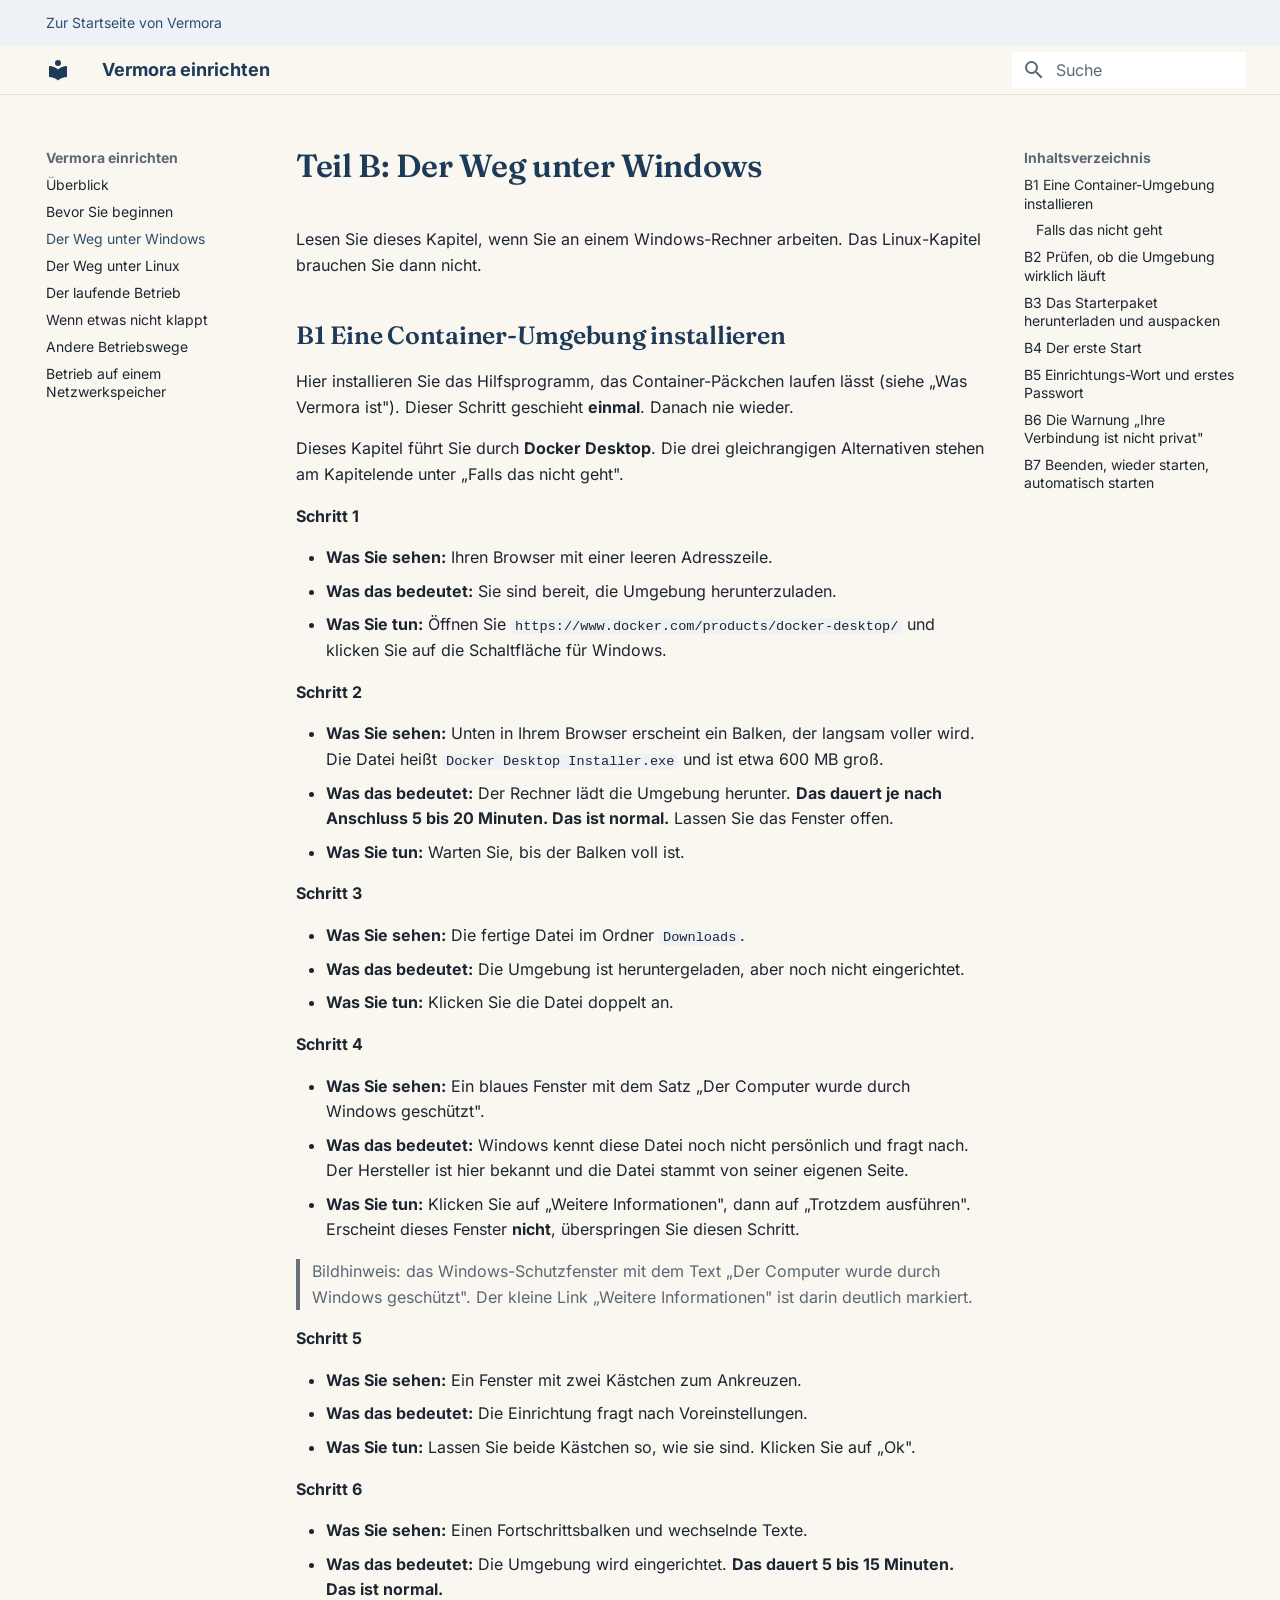
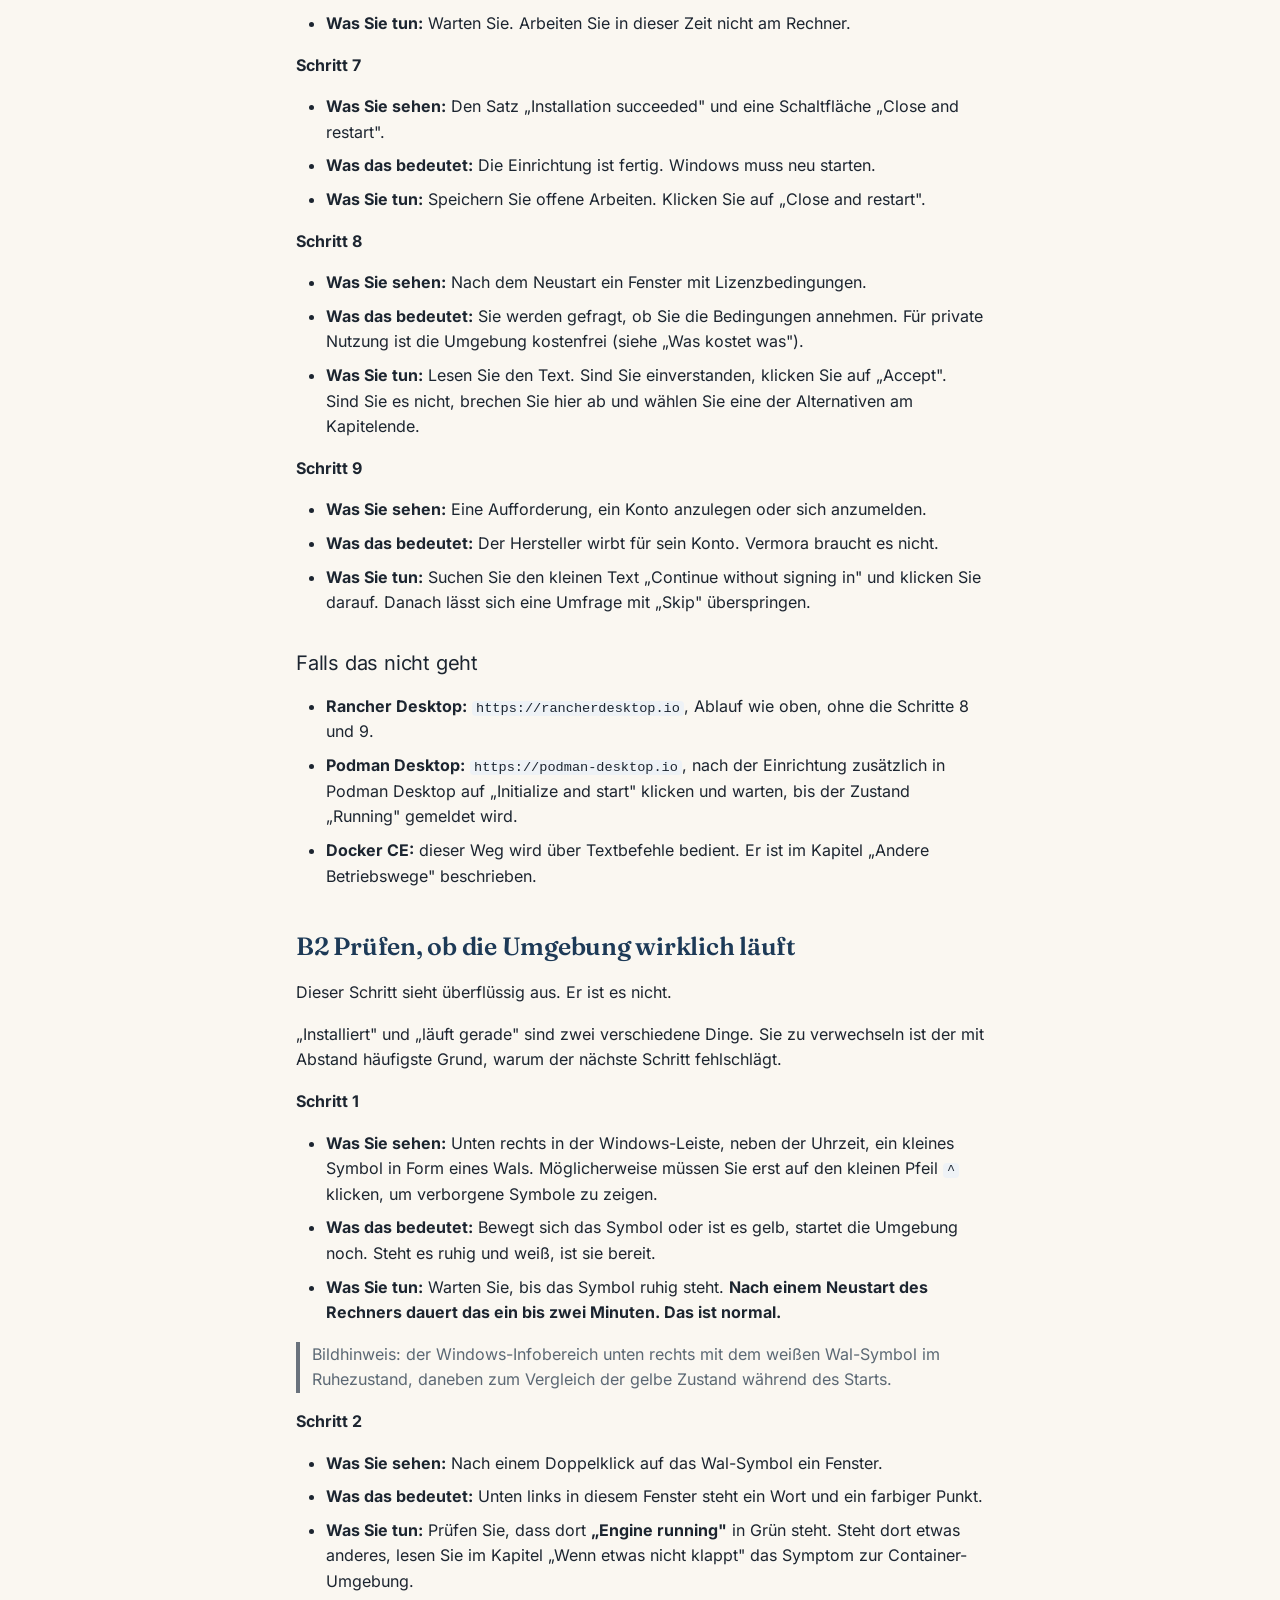
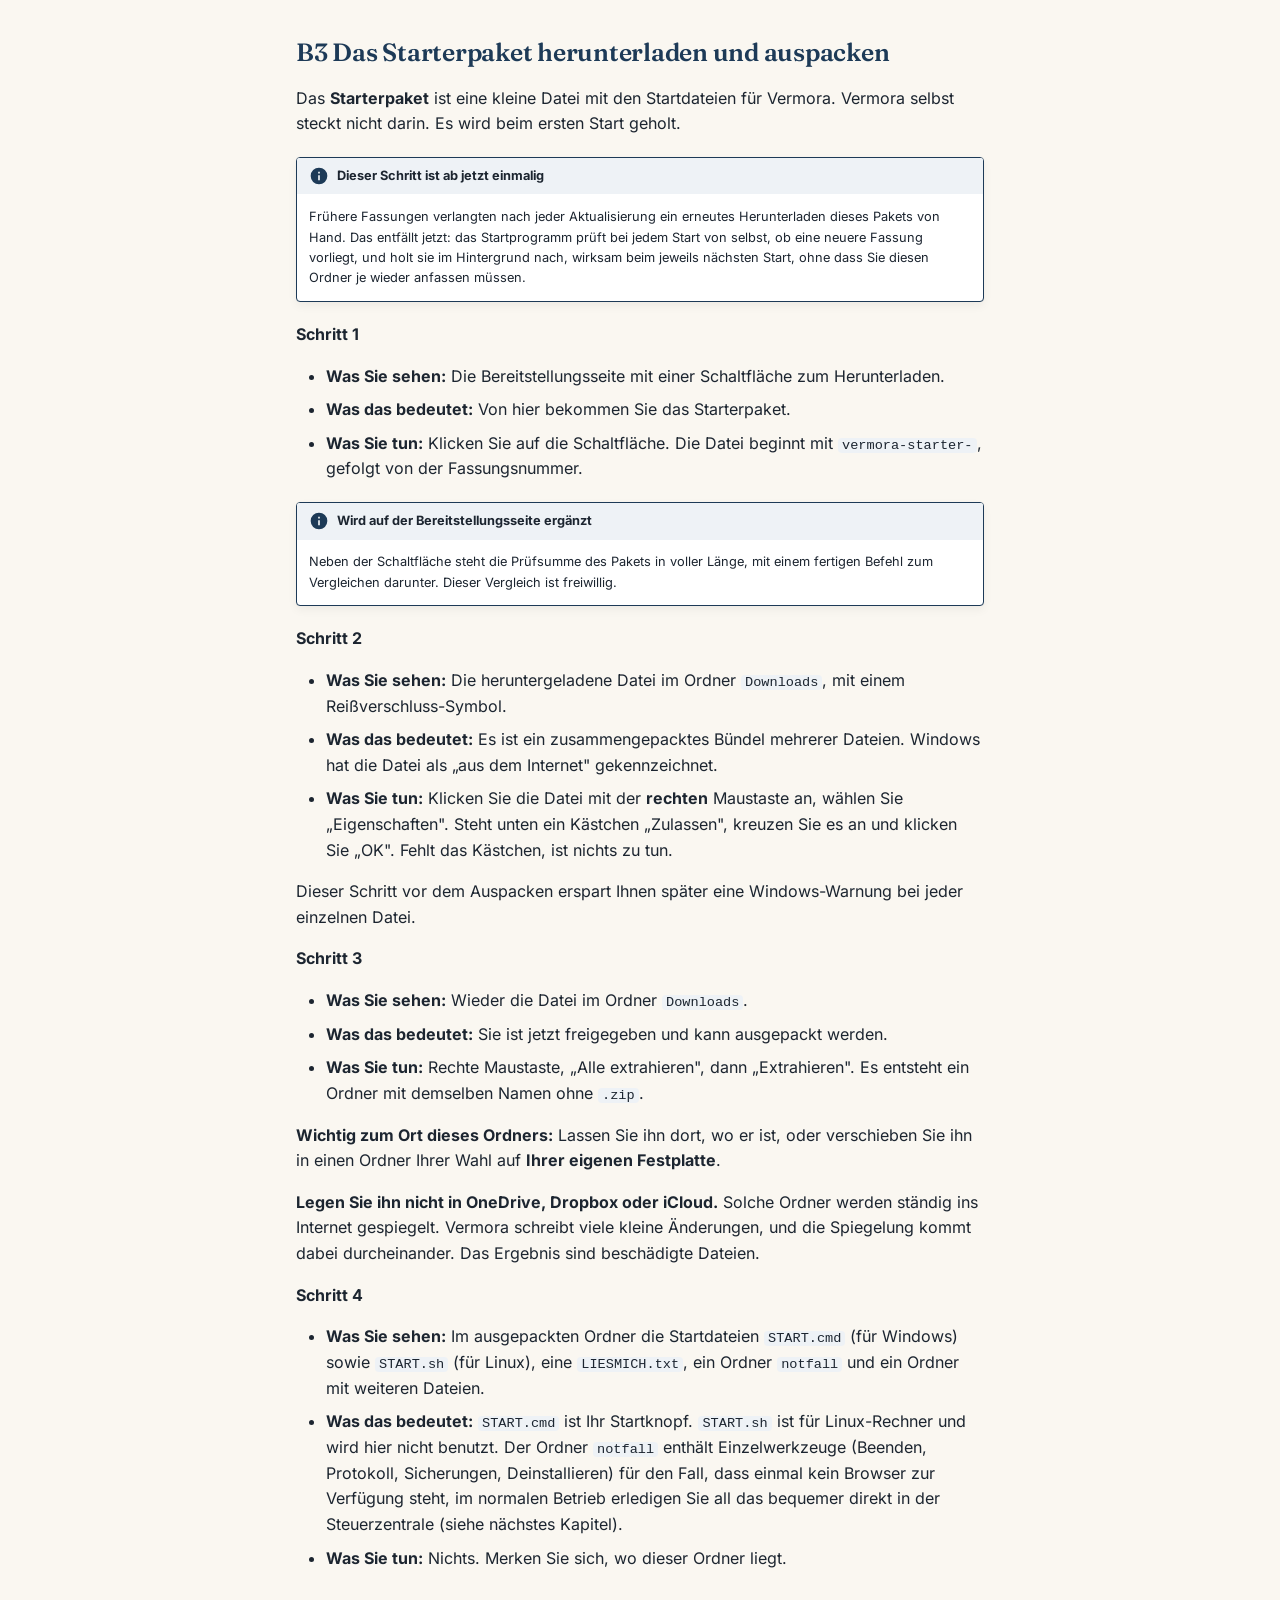
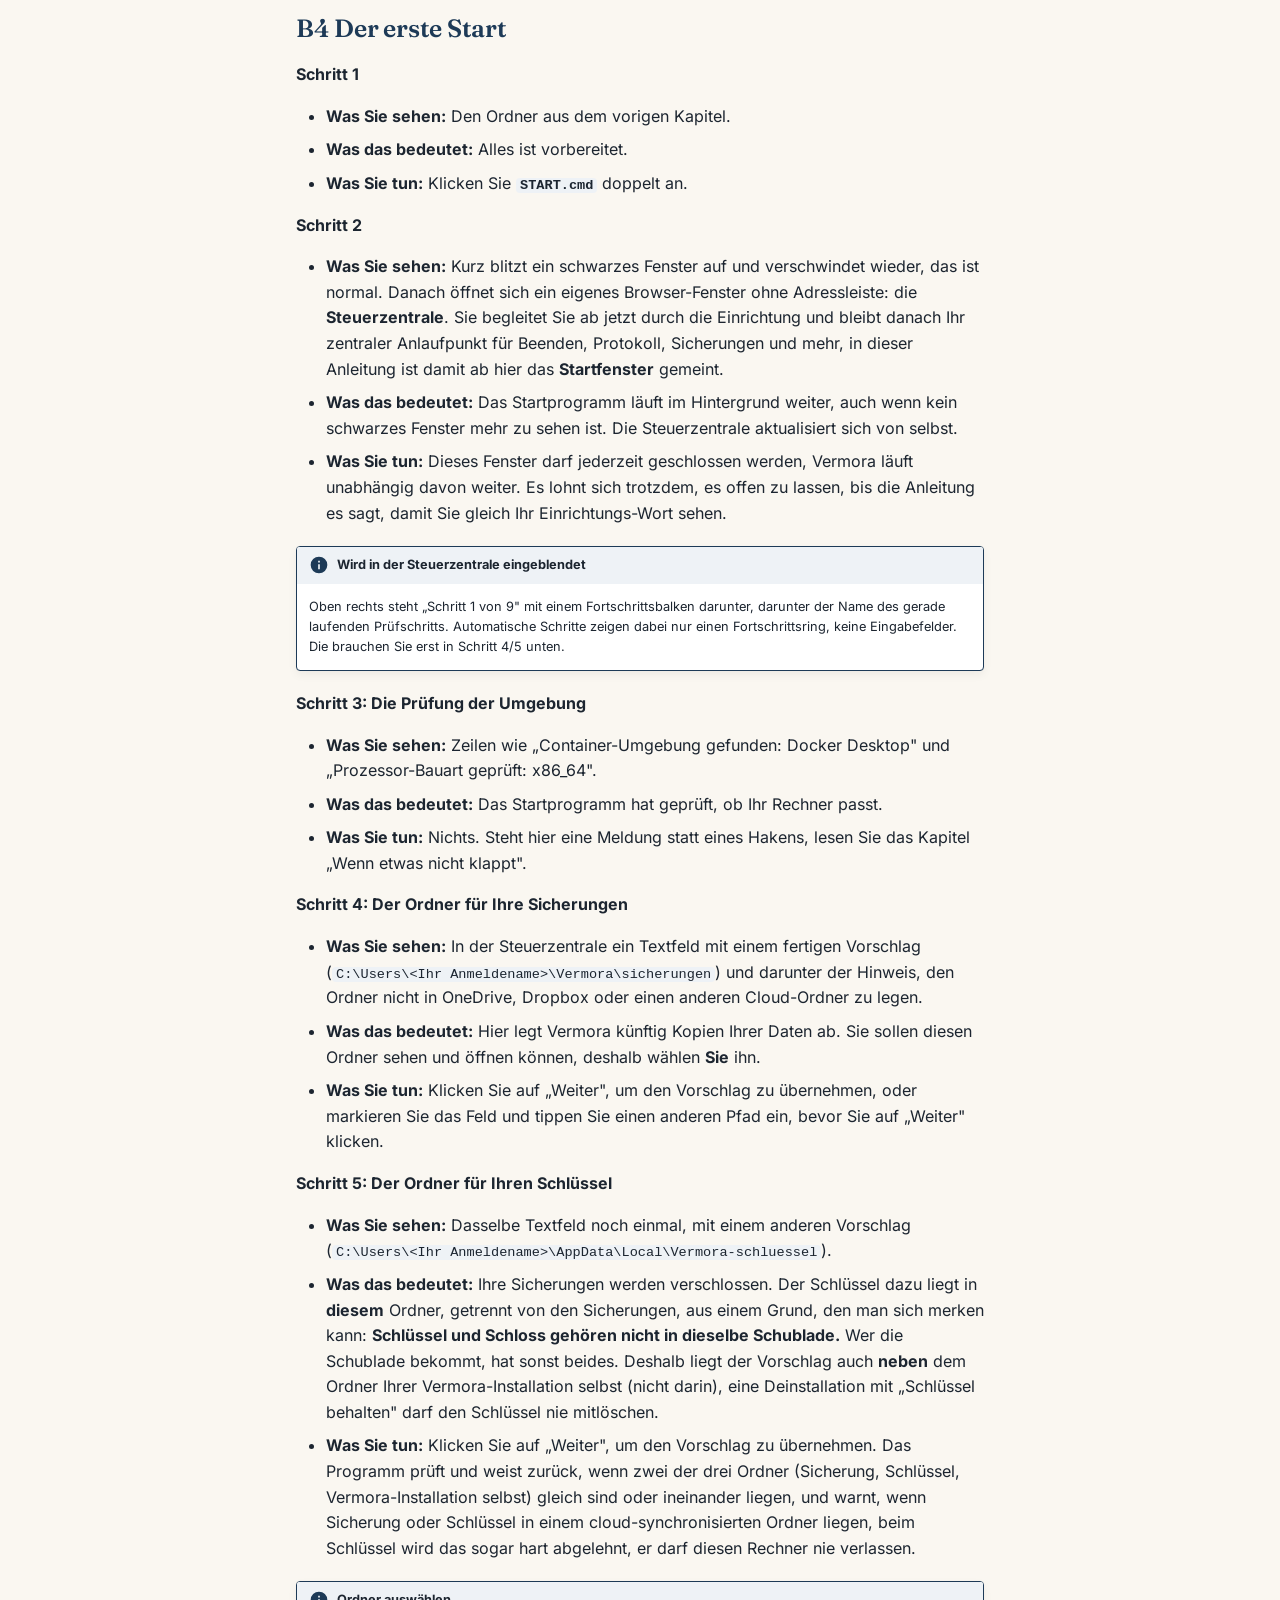
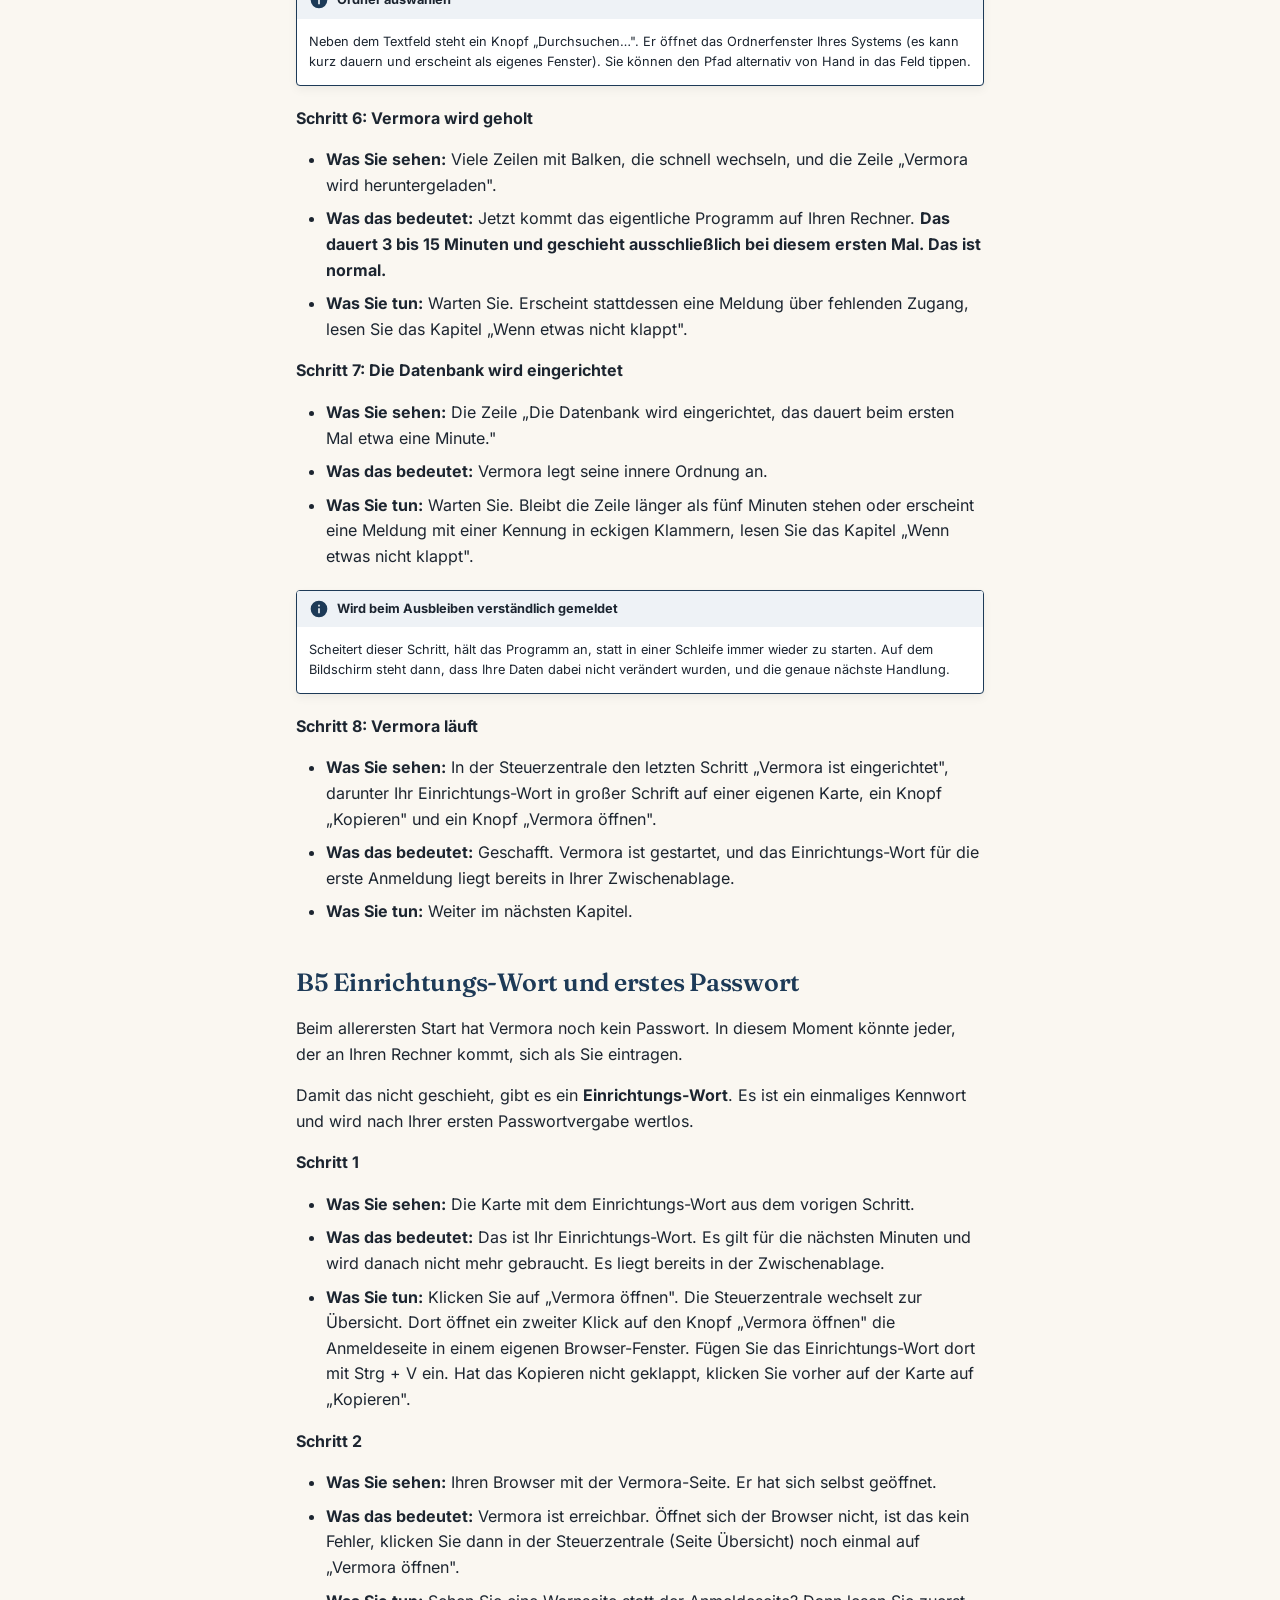
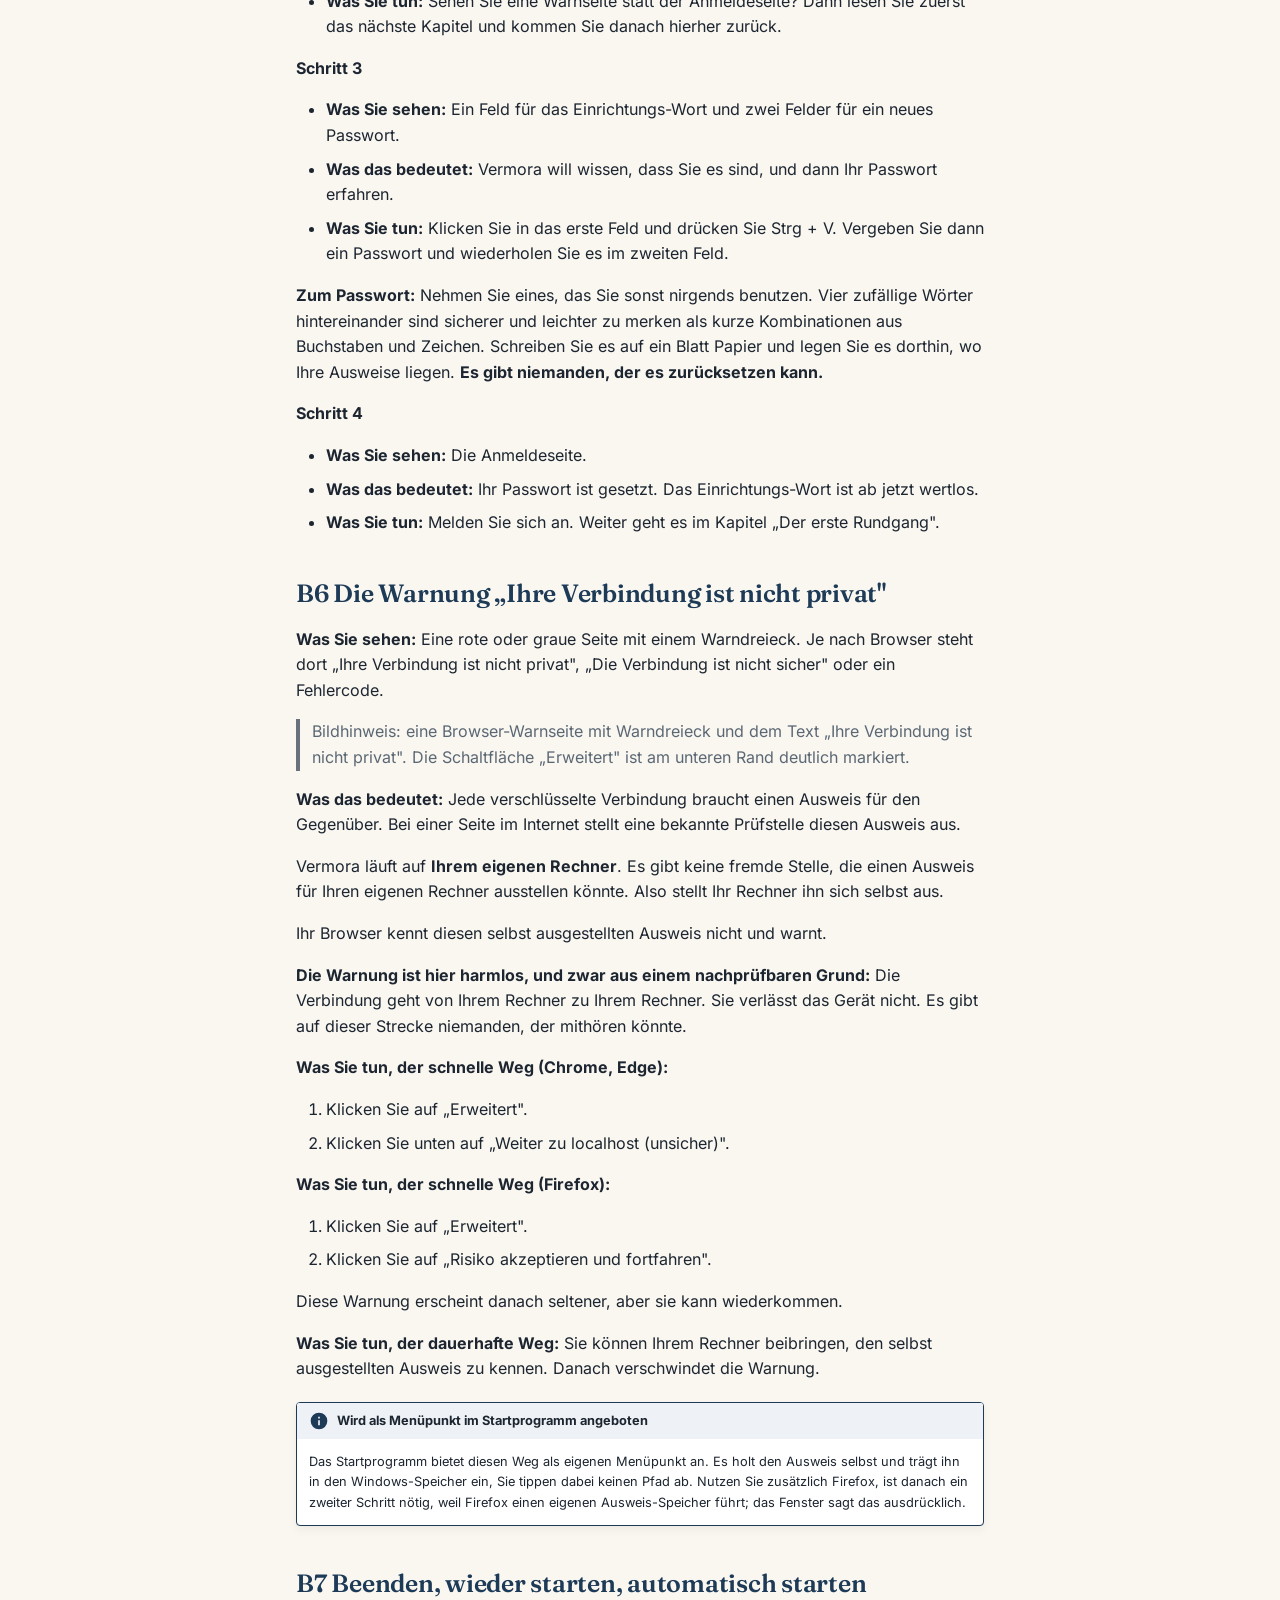
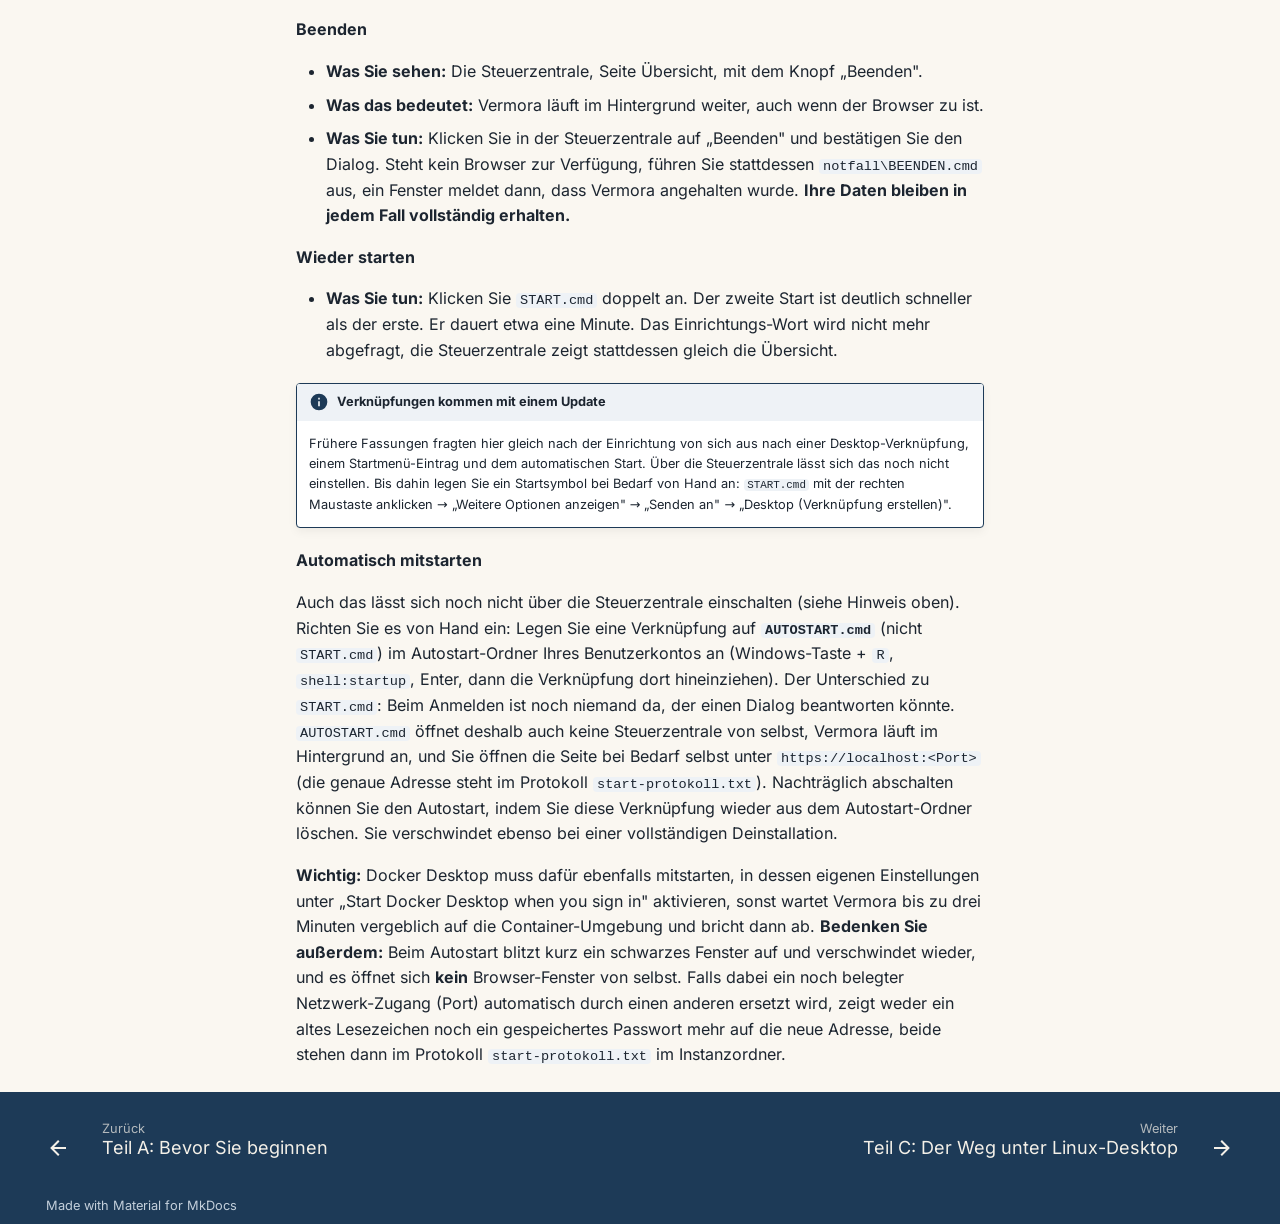
<file: anleitung/b-windows/index.html>
<!doctype html>
<html lang="de" class="no-js">
  <head>
    
      <meta charset="utf-8">
      <meta name="viewport" content="width=device-width,initial-scale=1">
      
        <meta name="description" content="Vermora unter Windows installieren: Schritt für Schritt vom Download bis zum ersten Start im Browser, mit Hinweisen zu typischen Hürden.">
      
      
      
        <link rel="canonical" href="https://vermora.de/anleitung/b-windows/">
      
      
        <link rel="prev" href="../a-vorbereitung/">
      
      
        <link rel="next" href="../c-linux/">
      
      
        
      
      
      <link rel="icon" href="/assets/favicon.svg">
      <meta name="generator" content="mkdocs-1.6.1, mkdocs-material-9.8.1">
    
    
      
        <title>Teil B: Der Weg unter Windows - Vermora einrichten</title>
      
    
    
      <link rel="stylesheet" href="../assets/stylesheets/main.57a0d79d.min.css">
      
        
        <link rel="stylesheet" href="../assets/stylesheets/palette.fb2fffe2.min.css">
      
      


    
    
      
    
    
      
    
    
      <link rel="stylesheet" href="../../assets/tokens.css">
    
      <link rel="stylesheet" href="../../assets/fonts.css">
    
      <link rel="stylesheet" href="../../assets/marke.css">
    
    <script>__md_scope=new URL("..",location),__md_hash=e=>[...e].reduce(((e,_)=>(e<<5)-e+_.charCodeAt(0)),0),__md_get=(e,_=localStorage,t=__md_scope)=>JSON.parse(_.getItem(t.pathname+"."+e)),__md_set=(e,_,t=localStorage,a=__md_scope)=>{try{t.setItem(a.pathname+"."+e,JSON.stringify(_))}catch(e){}}</script>
    
      

    
    
  
  
  <meta property="og:type" content="website">
  <meta property="og:site_name" content="Vermora">
  <meta property="og:locale" content="de_DE">
  <meta property="og:title" content="Teil B: Der Weg unter Windows — Vermora einrichten">
  <meta property="og:description" content="Vermora unter Windows installieren: Schritt für Schritt vom Download bis zum ersten Start im Browser, mit Hinweisen zu typischen Hürden.">
  <meta property="og:url" content="https://vermora.de/anleitung/b-windows/">
  <meta property="og:image" content="https://vermora.de/assets/bildstrecke/01-gesamtwert.webp">
  <meta property="og:image:width" content="1440">
  <meta property="og:image:height" content="900">
  <meta property="og:image:alt" content="Vermora: Gesamtwert eines Beispielvermögens im Zeitverlauf (erfundene Beispieldaten)">
  <meta name="twitter:card" content="summary_large_image">
  

  </head>
  
  
    
    
    
    
    
    <body dir="ltr" data-md-color-scheme="default" data-md-color-primary="indigo" data-md-color-accent="indigo">
  
    
    <input class="md-toggle" data-md-toggle="drawer" type="checkbox" id="__drawer" autocomplete="off">
    <input class="md-toggle" data-md-toggle="search" type="checkbox" id="__search" autocomplete="off">
    <label class="md-overlay" for="__drawer"></label>
    <div data-md-component="skip">
      
        
        <a href="#teil-b-der-weg-unter-windows" class="md-skip">
          Zum Inhalt
        </a>
      
    </div>
    <div data-md-component="announce">
      
        <aside class="md-banner">
          <div class="md-banner__inner md-grid md-typeset">
            
            
  <a href="/">Zur Startseite von Vermora</a>

          </div>
          
        </aside>
      
    </div>
    
    
      

  

<header class="md-header md-header--shadow" data-md-component="header">
  <nav class="md-header__inner md-grid" aria-label="Kopfzeile">
    <a href="/" title="Vermora einrichten" class="md-header__button md-logo" aria-label="Vermora einrichten" data-md-component="logo">
      
  
  <svg xmlns="http://www.w3.org/2000/svg" viewBox="0 0 24 24"><path d="M12 8a3 3 0 0 0 3-3 3 3 0 0 0-3-3 3 3 0 0 0-3 3 3 3 0 0 0 3 3m0 3.54C9.64 9.35 6.5 8 3 8v11c3.5 0 6.64 1.35 9 3.54 2.36-2.19 5.5-3.54 9-3.54V8c-3.5 0-6.64 1.35-9 3.54"/></svg>

    </a>
    <label class="md-header__button md-icon" for="__drawer">
      
      <svg xmlns="http://www.w3.org/2000/svg" viewBox="0 0 24 24"><path d="M3 6h18v2H3zm0 5h18v2H3zm0 5h18v2H3z"/></svg>
    </label>
    <div class="md-header__title" data-md-component="header-title">
      <div class="md-header__ellipsis">
        <div class="md-header__topic">
          <span class="md-ellipsis">
            Vermora einrichten
          </span>
        </div>
        <div class="md-header__topic" data-md-component="header-topic">
          <span class="md-ellipsis">
            
              Teil B: Der Weg unter Windows
            
          </span>
        </div>
      </div>
    </div>
    
      
    
    
    
    
      
      
        <label class="md-header__button md-icon" for="__search">
          
          <svg xmlns="http://www.w3.org/2000/svg" viewBox="0 0 24 24"><path d="M9.5 3A6.5 6.5 0 0 1 16 9.5c0 1.61-.59 3.09-1.56 4.23l.27.27h.79l5 5-1.5 1.5-5-5v-.79l-.27-.27A6.52 6.52 0 0 1 9.5 16 6.5 6.5 0 0 1 3 9.5 6.5 6.5 0 0 1 9.5 3m0 2C7 5 5 7 5 9.5S7 14 9.5 14 14 12 14 9.5 12 5 9.5 5"/></svg>
        </label>
        <div class="md-search" data-md-component="search" role="dialog">
  <label class="md-search__overlay" for="__search"></label>
  <div class="md-search__inner" role="search">
    <form class="md-search__form" name="search">
      <input type="text" class="md-search__input" name="query" aria-label="Suche" placeholder="Suche" autocapitalize="off" autocorrect="off" autocomplete="off" spellcheck="false" data-md-component="search-query" required>
      <label class="md-search__icon md-icon" for="__search">
        
        <svg xmlns="http://www.w3.org/2000/svg" viewBox="0 0 24 24"><path d="M9.5 3A6.5 6.5 0 0 1 16 9.5c0 1.61-.59 3.09-1.56 4.23l.27.27h.79l5 5-1.5 1.5-5-5v-.79l-.27-.27A6.52 6.52 0 0 1 9.5 16 6.5 6.5 0 0 1 3 9.5 6.5 6.5 0 0 1 9.5 3m0 2C7 5 5 7 5 9.5S7 14 9.5 14 14 12 14 9.5 12 5 9.5 5"/></svg>
        
        <svg xmlns="http://www.w3.org/2000/svg" viewBox="0 0 24 24"><path d="M20 11v2H8l5.5 5.5-1.42 1.42L4.16 12l7.92-7.92L13.5 5.5 8 11z"/></svg>
      </label>
      <nav class="md-search__options" aria-label="Suche">
        
        <button type="reset" class="md-search__icon md-icon" title="Zurücksetzen" aria-label="Zurücksetzen" tabindex="-1">
          
          <svg xmlns="http://www.w3.org/2000/svg" viewBox="0 0 24 24"><path d="M19 6.41 17.59 5 12 10.59 6.41 5 5 6.41 10.59 12 5 17.59 6.41 19 12 13.41 17.59 19 19 17.59 13.41 12z"/></svg>
        </button>
      </nav>
      
        <div class="md-search__suggest" data-md-component="search-suggest"></div>
      
    </form>
    <div class="md-search__output">
      <div class="md-search__scrollwrap" tabindex="0" data-md-scrollfix>
        <div class="md-search-result" data-md-component="search-result">
          <div class="md-search-result__meta">
            Suche wird initialisiert
          </div>
          <ol class="md-search-result__list" role="presentation"></ol>
        </div>
      </div>
    </div>
  </div>
</div>
      
    
    
  </nav>
  
</header>
    
    <div class="md-container" data-md-component="container">
      
      
        
          
        
      
      <main class="md-main" data-md-component="main">
        <div class="md-main__inner md-grid">
          
            
              
              <div class="md-sidebar md-sidebar--primary" data-md-component="sidebar" data-md-type="navigation" >
                <div class="md-sidebar__scrollwrap">
                  <div class="md-sidebar__inner">
                    



<nav class="md-nav md-nav--primary" aria-label="Navigation" data-md-level="0">
  <label class="md-nav__title" for="__drawer">
    <a href="/" title="Vermora einrichten" class="md-nav__button md-logo" aria-label="Vermora einrichten" data-md-component="logo">
      
  
  <svg xmlns="http://www.w3.org/2000/svg" viewBox="0 0 24 24"><path d="M12 8a3 3 0 0 0 3-3 3 3 0 0 0-3-3 3 3 0 0 0-3 3 3 3 0 0 0 3 3m0 3.54C9.64 9.35 6.5 8 3 8v11c3.5 0 6.64 1.35 9 3.54 2.36-2.19 5.5-3.54 9-3.54V8c-3.5 0-6.64 1.35-9 3.54"/></svg>

    </a>
    Vermora einrichten
  </label>
  
  <ul class="md-nav__list" data-md-scrollfix>
    
      
      
  
  
  
  
    <li class="md-nav__item">
      <a href="../00-ueberblick/" class="md-nav__link">
        
  
  
  <span class="md-ellipsis">
    
  
    Überblick
  

    
  </span>
  
  

      </a>
    </li>
  

    
      
      
  
  
  
  
    
    
      
        
          
        
      
    
    
    
    
    <li class="md-nav__item md-nav__item--nested">
      
        
        
        <input class="md-nav__toggle md-toggle " type="checkbox" id="__nav_2" >
        
          
          <div class="md-nav__link md-nav__container">
            <a href="../a-vorbereitung/" class="md-nav__link ">
              
  
  
  <span class="md-ellipsis">
    
  
    Bevor Sie beginnen
  

    
  </span>
  
  

            </a>
            
          </div>
        
        <nav class="md-nav" data-md-level="1" aria-labelledby="__nav_2_label" aria-expanded="false">
          <label class="md-nav__title" for="__nav_2">
            <span class="md-nav__icon md-icon"></span>
            
  
    Bevor Sie beginnen
  

          </label>
          <ul class="md-nav__list" data-md-scrollfix>
            
              
            
          </ul>
        </nav>
      
    </li>
  

    
      
      
  
  
    
  
  
  
    
    
      
        
          
        
      
    
    
    
    
    <li class="md-nav__item md-nav__item--active md-nav__item--nested">
      
        
        
        <input class="md-nav__toggle md-toggle " type="checkbox" id="__nav_3" checked>
        
          
          <div class="md-nav__link md-nav__container">
            <a href="./" class="md-nav__link md-nav__link--active">
              
  
  
  <span class="md-ellipsis">
    
  
    Der Weg unter Windows
  

    
  </span>
  
  

            </a>
            
          </div>
        
        <nav class="md-nav" data-md-level="1" aria-labelledby="__nav_3_label" aria-expanded="true">
          <label class="md-nav__title" for="__nav_3">
            <span class="md-nav__icon md-icon"></span>
            
  
    Der Weg unter Windows
  

          </label>
          <ul class="md-nav__list" data-md-scrollfix>
            
              
            
          </ul>
        </nav>
      
    </li>
  

    
      
      
  
  
  
  
    
    
      
        
          
        
      
    
    
    
    
    <li class="md-nav__item md-nav__item--nested">
      
        
        
        <input class="md-nav__toggle md-toggle " type="checkbox" id="__nav_4" >
        
          
          <div class="md-nav__link md-nav__container">
            <a href="../c-linux/" class="md-nav__link ">
              
  
  
  <span class="md-ellipsis">
    
  
    Der Weg unter Linux
  

    
  </span>
  
  

            </a>
            
          </div>
        
        <nav class="md-nav" data-md-level="1" aria-labelledby="__nav_4_label" aria-expanded="false">
          <label class="md-nav__title" for="__nav_4">
            <span class="md-nav__icon md-icon"></span>
            
  
    Der Weg unter Linux
  

          </label>
          <ul class="md-nav__list" data-md-scrollfix>
            
              
            
          </ul>
        </nav>
      
    </li>
  

    
      
      
  
  
  
  
    
    
      
        
          
        
      
    
    
    
    
    <li class="md-nav__item md-nav__item--nested">
      
        
        
        <input class="md-nav__toggle md-toggle " type="checkbox" id="__nav_5" >
        
          
          <div class="md-nav__link md-nav__container">
            <a href="../d-betrieb/" class="md-nav__link ">
              
  
  
  <span class="md-ellipsis">
    
  
    Der laufende Betrieb
  

    
  </span>
  
  

            </a>
            
          </div>
        
        <nav class="md-nav" data-md-level="1" aria-labelledby="__nav_5_label" aria-expanded="false">
          <label class="md-nav__title" for="__nav_5">
            <span class="md-nav__icon md-icon"></span>
            
  
    Der laufende Betrieb
  

          </label>
          <ul class="md-nav__list" data-md-scrollfix>
            
              
            
          </ul>
        </nav>
      
    </li>
  

    
      
      
  
  
  
  
    
    
      
        
          
        
      
    
    
    
    
    <li class="md-nav__item md-nav__item--nested">
      
        
        
        <input class="md-nav__toggle md-toggle " type="checkbox" id="__nav_6" >
        
          
          <div class="md-nav__link md-nav__container">
            <a href="../e-wenn-etwas-nicht-klappt/" class="md-nav__link ">
              
  
  
  <span class="md-ellipsis">
    
  
    Wenn etwas nicht klappt
  

    
  </span>
  
  

            </a>
            
          </div>
        
        <nav class="md-nav" data-md-level="1" aria-labelledby="__nav_6_label" aria-expanded="false">
          <label class="md-nav__title" for="__nav_6">
            <span class="md-nav__icon md-icon"></span>
            
  
    Wenn etwas nicht klappt
  

          </label>
          <ul class="md-nav__list" data-md-scrollfix>
            
              
            
          </ul>
        </nav>
      
    </li>
  

    
      
      
  
  
  
  
    
    
      
        
          
        
      
    
    
    
    
    <li class="md-nav__item md-nav__item--nested">
      
        
        
        <input class="md-nav__toggle md-toggle " type="checkbox" id="__nav_7" >
        
          
          <div class="md-nav__link md-nav__container">
            <a href="../f-andere-wege/" class="md-nav__link ">
              
  
  
  <span class="md-ellipsis">
    
  
    Andere Betriebswege
  

    
  </span>
  
  

            </a>
            
          </div>
        
        <nav class="md-nav" data-md-level="1" aria-labelledby="__nav_7_label" aria-expanded="false">
          <label class="md-nav__title" for="__nav_7">
            <span class="md-nav__icon md-icon"></span>
            
  
    Andere Betriebswege
  

          </label>
          <ul class="md-nav__list" data-md-scrollfix>
            
              
            
          </ul>
        </nav>
      
    </li>
  

    
      
      
  
  
  
  
    
    
      
        
          
        
      
    
    
    
    
    <li class="md-nav__item md-nav__item--nested">
      
        
        
        <input class="md-nav__toggle md-toggle " type="checkbox" id="__nav_8" >
        
          
          <div class="md-nav__link md-nav__container">
            <a href="../g-netzwerkspeicher/" class="md-nav__link ">
              
  
  
  <span class="md-ellipsis">
    
  
    Betrieb auf einem Netzwerkspeicher
  

    
  </span>
  
  

            </a>
            
          </div>
        
        <nav class="md-nav" data-md-level="1" aria-labelledby="__nav_8_label" aria-expanded="false">
          <label class="md-nav__title" for="__nav_8">
            <span class="md-nav__icon md-icon"></span>
            
  
    Betrieb auf einem Netzwerkspeicher
  

          </label>
          <ul class="md-nav__list" data-md-scrollfix>
            
              
            
          </ul>
        </nav>
      
    </li>
  

    
  </ul>
</nav>
                  </div>
                </div>
              </div>
            
            
              
              <div class="md-sidebar md-sidebar--secondary" data-md-component="sidebar" data-md-type="toc" >
                <div class="md-sidebar__scrollwrap">
                  <div class="md-sidebar__inner">
                    

<nav class="md-nav md-nav--secondary" aria-label="Inhaltsverzeichnis">
  
  
  
    
  
  
    <label class="md-nav__title" for="__toc">
      <span class="md-nav__icon md-icon"></span>
      Inhaltsverzeichnis
    </label>
    <ul class="md-nav__list" data-md-component="toc" data-md-scrollfix>
      
        <li class="md-nav__item">
  <a href="#b1-eine-container-umgebung-installieren" class="md-nav__link">
    <span class="md-ellipsis">
      
        B1 Eine Container-Umgebung installieren
      
    </span>
  </a>
  
    <nav class="md-nav" aria-label="B1 Eine Container-Umgebung installieren">
      <ul class="md-nav__list">
        
          <li class="md-nav__item">
  <a href="#falls-das-nicht-geht" class="md-nav__link">
    <span class="md-ellipsis">
      
        Falls das nicht geht
      
    </span>
  </a>
  
</li>
        
      </ul>
    </nav>
  
</li>
      
        <li class="md-nav__item">
  <a href="#b2-prufen-ob-die-umgebung-wirklich-lauft" class="md-nav__link">
    <span class="md-ellipsis">
      
        B2 Prüfen, ob die Umgebung wirklich läuft
      
    </span>
  </a>
  
</li>
      
        <li class="md-nav__item">
  <a href="#b3-das-starterpaket-herunterladen-und-auspacken" class="md-nav__link">
    <span class="md-ellipsis">
      
        B3 Das Starterpaket herunterladen und auspacken
      
    </span>
  </a>
  
</li>
      
        <li class="md-nav__item">
  <a href="#b4-der-erste-start" class="md-nav__link">
    <span class="md-ellipsis">
      
        B4 Der erste Start
      
    </span>
  </a>
  
</li>
      
        <li class="md-nav__item">
  <a href="#b5-einrichtungs-wort-und-erstes-passwort" class="md-nav__link">
    <span class="md-ellipsis">
      
        B5 Einrichtungs-Wort und erstes Passwort
      
    </span>
  </a>
  
</li>
      
        <li class="md-nav__item">
  <a href="#b6-die-warnung-ihre-verbindung-ist-nicht-privat" class="md-nav__link">
    <span class="md-ellipsis">
      
        B6 Die Warnung „Ihre Verbindung ist nicht privat"
      
    </span>
  </a>
  
</li>
      
        <li class="md-nav__item">
  <a href="#b7-beenden-wieder-starten-automatisch-starten" class="md-nav__link">
    <span class="md-ellipsis">
      
        B7 Beenden, wieder starten, automatisch starten
      
    </span>
  </a>
  
</li>
      
    </ul>
  
</nav>
                  </div>
                </div>
              </div>
            
          
          
            <div class="md-content" data-md-component="content">
              
              <article class="md-content__inner md-typeset">
                
                  



<h1 id="teil-b-der-weg-unter-windows">Teil B: Der Weg unter Windows<a class="headerlink" href="#teil-b-der-weg-unter-windows" title="Permanent link">&para;</a></h1>
<p>Lesen Sie dieses Kapitel, wenn Sie an einem Windows-Rechner arbeiten. Das Linux-Kapitel
brauchen Sie dann nicht.</p>
<h2 id="b1-eine-container-umgebung-installieren">B1 Eine Container-Umgebung installieren<a class="headerlink" href="#b1-eine-container-umgebung-installieren" title="Permanent link">&para;</a></h2>
<p>Hier installieren Sie das Hilfsprogramm, das Container-Päckchen laufen lässt (siehe
„Was Vermora ist"). Dieser Schritt geschieht <strong>einmal</strong>. Danach nie wieder.</p>
<p>Dieses Kapitel führt Sie durch <strong>Docker Desktop</strong>. Die drei gleichrangigen Alternativen
stehen am Kapitelende unter „Falls das nicht geht".</p>
<p><strong>Schritt 1</strong></p>
<ul>
<li><strong>Was Sie sehen:</strong> Ihren Browser mit einer leeren Adresszeile.</li>
<li><strong>Was das bedeutet:</strong> Sie sind bereit, die Umgebung herunterzuladen.</li>
<li><strong>Was Sie tun:</strong> Öffnen Sie <code>https://www.docker.com/products/docker-desktop/</code> und
  klicken Sie auf die Schaltfläche für Windows.</li>
</ul>
<p><strong>Schritt 2</strong></p>
<ul>
<li><strong>Was Sie sehen:</strong> Unten in Ihrem Browser erscheint ein Balken, der langsam voller
  wird. Die Datei heißt <code>Docker Desktop Installer.exe</code> und ist etwa 600 MB groß.</li>
<li><strong>Was das bedeutet:</strong> Der Rechner lädt die Umgebung herunter. <strong>Das dauert je nach
  Anschluss 5 bis 20 Minuten. Das ist normal.</strong> Lassen Sie das Fenster offen.</li>
<li><strong>Was Sie tun:</strong> Warten Sie, bis der Balken voll ist.</li>
</ul>
<p><strong>Schritt 3</strong></p>
<ul>
<li><strong>Was Sie sehen:</strong> Die fertige Datei im Ordner <code>Downloads</code>.</li>
<li><strong>Was das bedeutet:</strong> Die Umgebung ist heruntergeladen, aber noch nicht eingerichtet.</li>
<li><strong>Was Sie tun:</strong> Klicken Sie die Datei doppelt an.</li>
</ul>
<p><strong>Schritt 4</strong></p>
<ul>
<li><strong>Was Sie sehen:</strong> Ein blaues Fenster mit dem Satz „Der Computer wurde durch Windows
  geschützt".</li>
<li><strong>Was das bedeutet:</strong> Windows kennt diese Datei noch nicht persönlich und fragt nach.
  Der Hersteller ist hier bekannt und die Datei stammt von seiner eigenen Seite.</li>
<li><strong>Was Sie tun:</strong> Klicken Sie auf „Weitere Informationen", dann auf „Trotzdem
  ausführen". Erscheint dieses Fenster <strong>nicht</strong>, überspringen Sie diesen Schritt.</li>
</ul>
<blockquote>
<p>Bildhinweis: das Windows-Schutzfenster mit dem Text „Der Computer wurde durch Windows
geschützt". Der kleine Link „Weitere Informationen" ist darin deutlich markiert.</p>
</blockquote>
<p><strong>Schritt 5</strong></p>
<ul>
<li><strong>Was Sie sehen:</strong> Ein Fenster mit zwei Kästchen zum Ankreuzen.</li>
<li><strong>Was das bedeutet:</strong> Die Einrichtung fragt nach Voreinstellungen.</li>
<li><strong>Was Sie tun:</strong> Lassen Sie beide Kästchen so, wie sie sind. Klicken Sie auf „Ok".</li>
</ul>
<p><strong>Schritt 6</strong></p>
<ul>
<li><strong>Was Sie sehen:</strong> Einen Fortschrittsbalken und wechselnde Texte.</li>
<li><strong>Was das bedeutet:</strong> Die Umgebung wird eingerichtet. <strong>Das dauert 5 bis 15 Minuten.
  Das ist normal.</strong></li>
<li><strong>Was Sie tun:</strong> Warten Sie. Arbeiten Sie in dieser Zeit nicht am Rechner.</li>
</ul>
<p><strong>Schritt 7</strong></p>
<ul>
<li><strong>Was Sie sehen:</strong> Den Satz „Installation succeeded" und eine Schaltfläche „Close and
  restart".</li>
<li><strong>Was das bedeutet:</strong> Die Einrichtung ist fertig. Windows muss neu starten.</li>
<li><strong>Was Sie tun:</strong> Speichern Sie offene Arbeiten. Klicken Sie auf „Close and restart".</li>
</ul>
<p><strong>Schritt 8</strong></p>
<ul>
<li><strong>Was Sie sehen:</strong> Nach dem Neustart ein Fenster mit Lizenzbedingungen.</li>
<li><strong>Was das bedeutet:</strong> Sie werden gefragt, ob Sie die Bedingungen annehmen. Für private
  Nutzung ist die Umgebung kostenfrei (siehe „Was kostet was").</li>
<li><strong>Was Sie tun:</strong> Lesen Sie den Text. Sind Sie einverstanden, klicken Sie auf „Accept".
  Sind Sie es nicht, brechen Sie hier ab und wählen Sie eine der Alternativen am
  Kapitelende.</li>
</ul>
<p><strong>Schritt 9</strong></p>
<ul>
<li><strong>Was Sie sehen:</strong> Eine Aufforderung, ein Konto anzulegen oder sich anzumelden.</li>
<li><strong>Was das bedeutet:</strong> Der Hersteller wirbt für sein Konto. Vermora braucht es nicht.</li>
<li><strong>Was Sie tun:</strong> Suchen Sie den kleinen Text „Continue without signing in" und klicken
  Sie darauf. Danach lässt sich eine Umfrage mit „Skip" überspringen.</li>
</ul>
<h3 id="falls-das-nicht-geht">Falls das nicht geht<a class="headerlink" href="#falls-das-nicht-geht" title="Permanent link">&para;</a></h3>
<ul>
<li><strong>Rancher Desktop:</strong> <code>https://rancherdesktop.io</code>, Ablauf wie oben, ohne die Schritte
  8 und 9.</li>
<li><strong>Podman Desktop:</strong> <code>https://podman-desktop.io</code>, nach der Einrichtung zusätzlich in
  Podman Desktop auf „Initialize and start" klicken und warten, bis der Zustand
  „Running" gemeldet wird.</li>
<li><strong>Docker CE:</strong> dieser Weg wird über Textbefehle bedient. Er ist im Kapitel „Andere
  Betriebswege" beschrieben.</li>
</ul>
<h2 id="b2-prufen-ob-die-umgebung-wirklich-lauft">B2 Prüfen, ob die Umgebung wirklich läuft<a class="headerlink" href="#b2-prufen-ob-die-umgebung-wirklich-lauft" title="Permanent link">&para;</a></h2>
<p>Dieser Schritt sieht überflüssig aus. Er ist es nicht.</p>
<p>„Installiert" und „läuft gerade" sind zwei verschiedene Dinge. Sie zu verwechseln ist der
mit Abstand häufigste Grund, warum der nächste Schritt fehlschlägt.</p>
<p><strong>Schritt 1</strong></p>
<ul>
<li><strong>Was Sie sehen:</strong> Unten rechts in der Windows-Leiste, neben der Uhrzeit, ein kleines
  Symbol in Form eines Wals. Möglicherweise müssen Sie erst auf den kleinen Pfeil <code>^</code>
  klicken, um verborgene Symbole zu zeigen.</li>
<li><strong>Was das bedeutet:</strong> Bewegt sich das Symbol oder ist es gelb, startet die Umgebung
  noch. Steht es ruhig und weiß, ist sie bereit.</li>
<li><strong>Was Sie tun:</strong> Warten Sie, bis das Symbol ruhig steht. <strong>Nach einem Neustart des
  Rechners dauert das ein bis zwei Minuten. Das ist normal.</strong></li>
</ul>
<blockquote>
<p>Bildhinweis: der Windows-Infobereich unten rechts mit dem weißen Wal-Symbol im
Ruhezustand, daneben zum Vergleich der gelbe Zustand während des Starts.</p>
</blockquote>
<p><strong>Schritt 2</strong></p>
<ul>
<li><strong>Was Sie sehen:</strong> Nach einem Doppelklick auf das Wal-Symbol ein Fenster.</li>
<li><strong>Was das bedeutet:</strong> Unten links in diesem Fenster steht ein Wort und ein farbiger
  Punkt.</li>
<li><strong>Was Sie tun:</strong> Prüfen Sie, dass dort <strong>„Engine running"</strong> in Grün steht. Steht dort
  etwas anderes, lesen Sie im Kapitel „Wenn etwas nicht klappt" das Symptom zur
  Container-Umgebung.</li>
</ul>
<h2 id="b3-das-starterpaket-herunterladen-und-auspacken">B3 Das Starterpaket herunterladen und auspacken<a class="headerlink" href="#b3-das-starterpaket-herunterladen-und-auspacken" title="Permanent link">&para;</a></h2>
<p>Das <strong>Starterpaket</strong> ist eine kleine Datei mit den Startdateien für Vermora. Vermora
selbst steckt nicht darin. Es wird beim ersten Start geholt.</p>
<div class="admonition info">
<p class="admonition-title">Dieser Schritt ist ab jetzt einmalig</p>
<p>Frühere Fassungen verlangten nach jeder Aktualisierung ein erneutes Herunterladen
dieses Pakets von Hand. Das entfällt jetzt: das Startprogramm prüft bei jedem
Start von selbst, ob eine neuere Fassung vorliegt, und holt sie im Hintergrund
nach, wirksam beim jeweils nächsten Start, ohne dass Sie diesen Ordner je wieder
anfassen müssen.</p>
</div>
<p><strong>Schritt 1</strong></p>
<ul>
<li><strong>Was Sie sehen:</strong> Die Bereitstellungsseite mit einer Schaltfläche zum Herunterladen.</li>
<li><strong>Was das bedeutet:</strong> Von hier bekommen Sie das Starterpaket.</li>
<li><strong>Was Sie tun:</strong> Klicken Sie auf die Schaltfläche. Die Datei beginnt mit
  <code>vermora-starter-</code>, gefolgt von der Fassungsnummer.</li>
</ul>
<div class="admonition info">
<p class="admonition-title">Wird auf der Bereitstellungsseite ergänzt</p>
<p>Neben der Schaltfläche steht die Prüfsumme des Pakets in voller Länge, mit einem
fertigen Befehl zum Vergleichen darunter. Dieser Vergleich ist freiwillig.</p>
</div>
<p><strong>Schritt 2</strong></p>
<ul>
<li><strong>Was Sie sehen:</strong> Die heruntergeladene Datei im Ordner <code>Downloads</code>, mit einem
  Reißverschluss-Symbol.</li>
<li><strong>Was das bedeutet:</strong> Es ist ein zusammengepacktes Bündel mehrerer Dateien. Windows hat
  die Datei als „aus dem Internet" gekennzeichnet.</li>
<li><strong>Was Sie tun:</strong> Klicken Sie die Datei mit der <strong>rechten</strong> Maustaste an, wählen Sie
  „Eigenschaften". Steht unten ein Kästchen „Zulassen", kreuzen Sie es an und klicken Sie
  „OK". Fehlt das Kästchen, ist nichts zu tun.</li>
</ul>
<p>Dieser Schritt vor dem Auspacken erspart Ihnen später eine Windows-Warnung bei jeder
einzelnen Datei.</p>
<p><strong>Schritt 3</strong></p>
<ul>
<li><strong>Was Sie sehen:</strong> Wieder die Datei im Ordner <code>Downloads</code>.</li>
<li><strong>Was das bedeutet:</strong> Sie ist jetzt freigegeben und kann ausgepackt werden.</li>
<li><strong>Was Sie tun:</strong> Rechte Maustaste, „Alle extrahieren", dann „Extrahieren". Es entsteht
  ein Ordner mit demselben Namen ohne <code>.zip</code>.</li>
</ul>
<p><strong>Wichtig zum Ort dieses Ordners:</strong> Lassen Sie ihn dort, wo er ist, oder verschieben Sie
ihn in einen Ordner Ihrer Wahl auf <strong>Ihrer eigenen Festplatte</strong>.</p>
<p><strong>Legen Sie ihn nicht in OneDrive, Dropbox oder iCloud.</strong> Solche Ordner werden ständig ins
Internet gespiegelt. Vermora schreibt viele kleine Änderungen, und die Spiegelung kommt
dabei durcheinander. Das Ergebnis sind beschädigte Dateien.</p>
<p><strong>Schritt 4</strong></p>
<ul>
<li><strong>Was Sie sehen:</strong> Im ausgepackten Ordner die Startdateien <code>START.cmd</code> (für Windows)
  sowie <code>START.sh</code> (für Linux), eine <code>LIESMICH.txt</code>, ein Ordner <code>notfall</code> und ein Ordner
  mit weiteren Dateien.</li>
<li><strong>Was das bedeutet:</strong> <code>START.cmd</code> ist Ihr Startknopf. <code>START.sh</code> ist für Linux-Rechner
  und wird hier nicht benutzt. Der Ordner <code>notfall</code> enthält Einzelwerkzeuge (Beenden,
  Protokoll, Sicherungen, Deinstallieren) für den Fall, dass einmal kein Browser zur
  Verfügung steht, im normalen Betrieb erledigen Sie all das bequemer direkt in der
  Steuerzentrale (siehe nächstes Kapitel).</li>
<li><strong>Was Sie tun:</strong> Nichts. Merken Sie sich, wo dieser Ordner liegt.</li>
</ul>
<h2 id="b4-der-erste-start">B4 Der erste Start<a class="headerlink" href="#b4-der-erste-start" title="Permanent link">&para;</a></h2>
<p><strong>Schritt 1</strong></p>
<ul>
<li><strong>Was Sie sehen:</strong> Den Ordner aus dem vorigen Kapitel.</li>
<li><strong>Was das bedeutet:</strong> Alles ist vorbereitet.</li>
<li><strong>Was Sie tun:</strong> Klicken Sie <strong><code>START.cmd</code></strong> doppelt an.</li>
</ul>
<p><strong>Schritt 2</strong></p>
<ul>
<li><strong>Was Sie sehen:</strong> Kurz blitzt ein schwarzes Fenster auf und verschwindet wieder, das
  ist normal. Danach öffnet sich ein eigenes Browser-Fenster ohne Adressleiste: die
  <strong>Steuerzentrale</strong>. Sie begleitet Sie ab jetzt durch die Einrichtung und bleibt danach
  Ihr zentraler Anlaufpunkt für Beenden, Protokoll, Sicherungen und mehr, in dieser
  Anleitung ist damit ab hier das <strong>Startfenster</strong> gemeint.</li>
<li><strong>Was das bedeutet:</strong> Das Startprogramm läuft im Hintergrund weiter, auch wenn kein
  schwarzes Fenster mehr zu sehen ist. Die Steuerzentrale aktualisiert sich von selbst.</li>
<li><strong>Was Sie tun:</strong> Dieses Fenster darf jederzeit geschlossen werden, Vermora läuft
  unabhängig davon weiter. Es lohnt sich trotzdem, es offen zu lassen, bis die
  Anleitung es sagt, damit Sie gleich Ihr Einrichtungs-Wort sehen.</li>
</ul>
<div class="admonition info">
<p class="admonition-title">Wird in der Steuerzentrale eingeblendet</p>
<p>Oben rechts steht „Schritt 1 von 9" mit einem Fortschrittsbalken darunter, darunter
der Name des gerade laufenden Prüfschritts. Automatische Schritte zeigen dabei nur
einen Fortschrittsring, keine Eingabefelder. Die brauchen Sie erst in Schritt 4/5
unten.</p>
</div>
<p><strong>Schritt 3: Die Prüfung der Umgebung</strong></p>
<ul>
<li><strong>Was Sie sehen:</strong> Zeilen wie „Container-Umgebung gefunden: Docker Desktop" und
  „Prozessor-Bauart geprüft: x86_64".</li>
<li><strong>Was das bedeutet:</strong> Das Startprogramm hat geprüft, ob Ihr Rechner passt.</li>
<li><strong>Was Sie tun:</strong> Nichts. Steht hier eine Meldung statt eines Hakens, lesen Sie das
  Kapitel „Wenn etwas nicht klappt".</li>
</ul>
<p><strong>Schritt 4: Der Ordner für Ihre Sicherungen</strong></p>
<ul>
<li><strong>Was Sie sehen:</strong> In der Steuerzentrale ein Textfeld mit einem fertigen Vorschlag
  (<code>C:\Users\&lt;Ihr Anmeldename&gt;\Vermora\sicherungen</code>) und darunter der Hinweis, den Ordner
  nicht in OneDrive, Dropbox oder einen anderen Cloud-Ordner zu legen.</li>
<li><strong>Was das bedeutet:</strong> Hier legt Vermora künftig Kopien Ihrer Daten ab. Sie sollen
  diesen Ordner sehen und öffnen können, deshalb wählen <strong>Sie</strong> ihn.</li>
<li><strong>Was Sie tun:</strong> Klicken Sie auf „Weiter", um den Vorschlag zu übernehmen, oder
  markieren Sie das Feld und tippen Sie einen anderen Pfad ein, bevor Sie auf „Weiter"
  klicken.</li>
</ul>
<p><strong>Schritt 5: Der Ordner für Ihren Schlüssel</strong></p>
<ul>
<li><strong>Was Sie sehen:</strong> Dasselbe Textfeld noch einmal, mit einem anderen Vorschlag
  (<code>C:\Users\&lt;Ihr Anmeldename&gt;\AppData\Local\Vermora-schluessel</code>).</li>
<li><strong>Was das bedeutet:</strong> Ihre Sicherungen werden verschlossen. Der Schlüssel dazu liegt in
  <strong>diesem</strong> Ordner, getrennt von den Sicherungen, aus einem Grund, den man sich merken
  kann: <strong>Schlüssel und Schloss gehören nicht in dieselbe Schublade.</strong> Wer die Schublade
  bekommt, hat sonst beides. Deshalb liegt der Vorschlag auch <strong>neben</strong> dem Ordner Ihrer
  Vermora-Installation selbst (nicht darin), eine Deinstallation mit „Schlüssel
  behalten" darf den Schlüssel nie mitlöschen.</li>
<li><strong>Was Sie tun:</strong> Klicken Sie auf „Weiter", um den Vorschlag zu übernehmen. Das Programm
  prüft und weist zurück, wenn zwei der drei Ordner (Sicherung, Schlüssel,
  Vermora-Installation selbst) gleich sind oder ineinander liegen, und warnt, wenn
  Sicherung oder Schlüssel in einem cloud-synchronisierten Ordner liegen, beim Schlüssel
  wird das sogar hart abgelehnt, er darf diesen Rechner nie verlassen.</li>
</ul>
<div class="admonition info">
<p class="admonition-title">Ordner auswählen</p>
<p>Neben dem Textfeld steht ein Knopf „Durchsuchen…". Er öffnet das Ordnerfenster Ihres
Systems (es kann kurz dauern und erscheint als eigenes Fenster). Sie können den Pfad
alternativ von Hand in das Feld tippen.</p>
</div>
<p><strong>Schritt 6: Vermora wird geholt</strong></p>
<ul>
<li><strong>Was Sie sehen:</strong> Viele Zeilen mit Balken, die schnell wechseln, und die Zeile
  „Vermora wird heruntergeladen".</li>
<li><strong>Was das bedeutet:</strong> Jetzt kommt das eigentliche Programm auf Ihren Rechner. <strong>Das
  dauert 3 bis 15 Minuten und geschieht ausschließlich bei diesem ersten Mal. Das ist
  normal.</strong></li>
<li><strong>Was Sie tun:</strong> Warten Sie. Erscheint stattdessen eine Meldung über fehlenden Zugang,
  lesen Sie das Kapitel „Wenn etwas nicht klappt".</li>
</ul>
<p><strong>Schritt 7: Die Datenbank wird eingerichtet</strong></p>
<ul>
<li><strong>Was Sie sehen:</strong> Die Zeile „Die Datenbank wird eingerichtet, das dauert beim ersten
  Mal etwa eine Minute."</li>
<li><strong>Was das bedeutet:</strong> Vermora legt seine innere Ordnung an.</li>
<li><strong>Was Sie tun:</strong> Warten Sie. Bleibt die Zeile länger als fünf Minuten stehen oder
  erscheint eine Meldung mit einer Kennung in eckigen Klammern, lesen Sie das Kapitel
  „Wenn etwas nicht klappt".</li>
</ul>
<div class="admonition info">
<p class="admonition-title">Wird beim Ausbleiben verständlich gemeldet</p>
<p>Scheitert dieser Schritt, hält das Programm an, statt in einer Schleife immer
wieder zu starten. Auf dem Bildschirm steht dann, dass Ihre Daten dabei nicht
verändert wurden, und die genaue nächste Handlung.</p>
</div>
<p><strong>Schritt 8: Vermora läuft</strong></p>
<ul>
<li><strong>Was Sie sehen:</strong> In der Steuerzentrale den letzten Schritt „Vermora ist eingerichtet",
  darunter Ihr Einrichtungs-Wort in großer Schrift auf einer eigenen Karte, ein Knopf
  „Kopieren" und ein Knopf „Vermora öffnen".</li>
<li><strong>Was das bedeutet:</strong> Geschafft. Vermora ist gestartet, und das Einrichtungs-Wort für
  die erste Anmeldung liegt bereits in Ihrer Zwischenablage.</li>
<li><strong>Was Sie tun:</strong> Weiter im nächsten Kapitel.</li>
</ul>
<h2 id="b5-einrichtungs-wort-und-erstes-passwort">B5 Einrichtungs-Wort und erstes Passwort<a class="headerlink" href="#b5-einrichtungs-wort-und-erstes-passwort" title="Permanent link">&para;</a></h2>
<p>Beim allerersten Start hat Vermora noch kein Passwort. In diesem Moment könnte jeder, der
an Ihren Rechner kommt, sich als Sie eintragen.</p>
<p>Damit das nicht geschieht, gibt es ein <strong>Einrichtungs-Wort</strong>. Es ist ein einmaliges
Kennwort und wird nach Ihrer ersten Passwortvergabe wertlos.</p>
<p><strong>Schritt 1</strong></p>
<ul>
<li><strong>Was Sie sehen:</strong> Die Karte mit dem Einrichtungs-Wort aus dem vorigen Schritt.</li>
<li><strong>Was das bedeutet:</strong> Das ist Ihr Einrichtungs-Wort. Es gilt für die nächsten Minuten
  und wird danach nicht mehr gebraucht. Es liegt bereits in der Zwischenablage.</li>
<li><strong>Was Sie tun:</strong> Klicken Sie auf „Vermora öffnen". Die Steuerzentrale wechselt zur
  Übersicht. Dort öffnet ein zweiter Klick auf den Knopf „Vermora öffnen" die
  Anmeldeseite in einem eigenen Browser-Fenster. Fügen Sie das Einrichtungs-Wort dort mit
  Strg + V ein. Hat das Kopieren nicht geklappt, klicken Sie vorher auf der Karte auf
  „Kopieren".</li>
</ul>
<p><strong>Schritt 2</strong></p>
<ul>
<li><strong>Was Sie sehen:</strong> Ihren Browser mit der Vermora-Seite. Er hat sich selbst geöffnet.</li>
<li><strong>Was das bedeutet:</strong> Vermora ist erreichbar. Öffnet sich der Browser nicht, ist das
  kein Fehler, klicken Sie dann in der Steuerzentrale (Seite Übersicht) noch einmal auf
  „Vermora öffnen".</li>
<li><strong>Was Sie tun:</strong> Sehen Sie eine Warnseite statt der Anmeldeseite? Dann lesen Sie
  zuerst das nächste Kapitel und kommen Sie danach hierher zurück.</li>
</ul>
<p><strong>Schritt 3</strong></p>
<ul>
<li><strong>Was Sie sehen:</strong> Ein Feld für das Einrichtungs-Wort und zwei Felder für ein neues
  Passwort.</li>
<li><strong>Was das bedeutet:</strong> Vermora will wissen, dass Sie es sind, und dann Ihr Passwort
  erfahren.</li>
<li><strong>Was Sie tun:</strong> Klicken Sie in das erste Feld und drücken Sie Strg + V. Vergeben Sie
  dann ein Passwort und wiederholen Sie es im zweiten Feld.</li>
</ul>
<p><strong>Zum Passwort:</strong> Nehmen Sie eines, das Sie sonst nirgends benutzen. Vier zufällige
Wörter hintereinander sind sicherer und leichter zu merken als kurze Kombinationen aus
Buchstaben und Zeichen. Schreiben Sie es auf ein Blatt Papier und legen Sie es dorthin, wo
Ihre Ausweise liegen. <strong>Es gibt niemanden, der es zurücksetzen kann.</strong></p>
<p><strong>Schritt 4</strong></p>
<ul>
<li><strong>Was Sie sehen:</strong> Die Anmeldeseite.</li>
<li><strong>Was das bedeutet:</strong> Ihr Passwort ist gesetzt. Das Einrichtungs-Wort ist ab jetzt
  wertlos.</li>
<li><strong>Was Sie tun:</strong> Melden Sie sich an. Weiter geht es im Kapitel „Der erste Rundgang".</li>
</ul>
<h2 id="b6-die-warnung-ihre-verbindung-ist-nicht-privat">B6 Die Warnung „Ihre Verbindung ist nicht privat"<a class="headerlink" href="#b6-die-warnung-ihre-verbindung-ist-nicht-privat" title="Permanent link">&para;</a></h2>
<p><strong>Was Sie sehen:</strong> Eine rote oder graue Seite mit einem Warndreieck. Je nach Browser
steht dort „Ihre Verbindung ist nicht privat", „Die Verbindung ist nicht sicher" oder ein
Fehlercode.</p>
<blockquote>
<p>Bildhinweis: eine Browser-Warnseite mit Warndreieck und dem Text „Ihre Verbindung ist
nicht privat". Die Schaltfläche „Erweitert" ist am unteren Rand deutlich markiert.</p>
</blockquote>
<p><strong>Was das bedeutet:</strong> Jede verschlüsselte Verbindung braucht einen Ausweis für den
Gegenüber. Bei einer Seite im Internet stellt eine bekannte Prüfstelle diesen Ausweis
aus.</p>
<p>Vermora läuft auf <strong>Ihrem eigenen Rechner</strong>. Es gibt keine fremde Stelle, die einen
Ausweis für Ihren eigenen Rechner ausstellen könnte. Also stellt Ihr Rechner ihn sich
selbst aus.</p>
<p>Ihr Browser kennt diesen selbst ausgestellten Ausweis nicht und warnt.</p>
<p><strong>Die Warnung ist hier harmlos, und zwar aus einem nachprüfbaren Grund:</strong> Die Verbindung
geht von Ihrem Rechner zu Ihrem Rechner. Sie verlässt das Gerät nicht. Es gibt auf dieser
Strecke niemanden, der mithören könnte.</p>
<p><strong>Was Sie tun, der schnelle Weg (Chrome, Edge):</strong></p>
<ol>
<li>Klicken Sie auf „Erweitert".</li>
<li>Klicken Sie unten auf „Weiter zu localhost (unsicher)".</li>
</ol>
<p><strong>Was Sie tun, der schnelle Weg (Firefox):</strong></p>
<ol>
<li>Klicken Sie auf „Erweitert".</li>
<li>Klicken Sie auf „Risiko akzeptieren und fortfahren".</li>
</ol>
<p>Diese Warnung erscheint danach seltener, aber sie kann wiederkommen.</p>
<p><strong>Was Sie tun, der dauerhafte Weg:</strong> Sie können Ihrem Rechner beibringen, den selbst
ausgestellten Ausweis zu kennen. Danach verschwindet die Warnung.</p>
<div class="admonition info">
<p class="admonition-title">Wird als Menüpunkt im Startprogramm angeboten</p>
<p>Das Startprogramm bietet diesen Weg als eigenen Menüpunkt an. Es holt den Ausweis
selbst und trägt ihn in den Windows-Speicher ein, Sie tippen dabei keinen Pfad ab.
Nutzen Sie zusätzlich Firefox, ist danach ein zweiter Schritt nötig, weil Firefox
einen eigenen Ausweis-Speicher führt; das Fenster sagt das ausdrücklich.</p>
</div>
<h2 id="b7-beenden-wieder-starten-automatisch-starten">B7 Beenden, wieder starten, automatisch starten<a class="headerlink" href="#b7-beenden-wieder-starten-automatisch-starten" title="Permanent link">&para;</a></h2>
<p><strong>Beenden</strong></p>
<ul>
<li><strong>Was Sie sehen:</strong> Die Steuerzentrale, Seite Übersicht, mit dem Knopf „Beenden".</li>
<li><strong>Was das bedeutet:</strong> Vermora läuft im Hintergrund weiter, auch wenn der Browser zu
  ist.</li>
<li><strong>Was Sie tun:</strong> Klicken Sie in der Steuerzentrale auf „Beenden" und bestätigen Sie den
  Dialog. Steht kein Browser zur Verfügung, führen Sie stattdessen
  <code>notfall\BEENDEN.cmd</code> aus, ein Fenster meldet dann, dass Vermora angehalten wurde.
  <strong>Ihre Daten bleiben in jedem Fall vollständig erhalten.</strong></li>
</ul>
<p><strong>Wieder starten</strong></p>
<ul>
<li><strong>Was Sie tun:</strong> Klicken Sie <code>START.cmd</code> doppelt an. Der zweite Start ist deutlich
  schneller als der erste. Er dauert etwa eine Minute. Das Einrichtungs-Wort wird nicht
  mehr abgefragt, die Steuerzentrale zeigt stattdessen gleich die Übersicht.</li>
</ul>
<div class="admonition info">
<p class="admonition-title">Verknüpfungen kommen mit einem Update</p>
<p>Frühere Fassungen fragten hier gleich nach der Einrichtung von sich aus nach einer
Desktop-Verknüpfung, einem Startmenü-Eintrag und dem automatischen Start. Über die
Steuerzentrale lässt sich das noch nicht einstellen. Bis dahin legen Sie ein
Startsymbol bei Bedarf von Hand an: <code>START.cmd</code> mit der rechten Maustaste anklicken →
„Weitere Optionen anzeigen" → „Senden an" → „Desktop (Verknüpfung erstellen)".</p>
</div>
<p><strong>Automatisch mitstarten</strong></p>
<p>Auch das lässt sich noch nicht über die Steuerzentrale einschalten (siehe Hinweis oben).
Richten Sie es von Hand ein: Legen Sie eine Verknüpfung auf <strong><code>AUTOSTART.cmd</code></strong> (nicht
<code>START.cmd</code>) im Autostart-Ordner Ihres Benutzerkontos an (Windows-Taste + <code>R</code>,
<code>shell:startup</code>, Enter, dann die Verknüpfung dort hineinziehen). Der Unterschied zu
<code>START.cmd</code>: Beim Anmelden ist noch niemand da, der einen Dialog beantworten könnte.
<code>AUTOSTART.cmd</code> öffnet deshalb auch keine Steuerzentrale von selbst, Vermora läuft im
Hintergrund an, und Sie öffnen die Seite bei Bedarf selbst unter
<code>https://localhost:&lt;Port&gt;</code> (die genaue Adresse steht im Protokoll
<code>start-protokoll.txt</code>). Nachträglich abschalten können Sie den Autostart, indem Sie diese
Verknüpfung wieder aus dem Autostart-Ordner löschen. Sie verschwindet ebenso bei einer
vollständigen Deinstallation.</p>
<p><strong>Wichtig:</strong> Docker Desktop muss dafür ebenfalls
mitstarten, in dessen eigenen Einstellungen unter „Start Docker Desktop when you sign in"
aktivieren, sonst wartet Vermora bis zu drei Minuten vergeblich auf die Container-Umgebung
und bricht dann ab. <strong>Bedenken Sie außerdem:</strong> Beim Autostart blitzt kurz ein schwarzes
Fenster auf und verschwindet wieder, und es öffnet sich <strong>kein</strong> Browser-Fenster von selbst.
Falls dabei ein noch belegter Netzwerk-Zugang (Port) automatisch durch einen anderen ersetzt
wird, zeigt weder ein altes Lesezeichen noch ein gespeichertes Passwort mehr auf die neue
Adresse, beide stehen dann im Protokoll <code>start-protokoll.txt</code> im Instanzordner.</p>







  
  






                
              </article>
            </div>
          
          
<script>var target=document.getElementById(location.hash.slice(1));target&&target.name&&(target.checked=target.name.startsWith("__tabbed_"))</script>
        </div>
        
          <button type="button" class="md-top md-icon" data-md-component="top" hidden>
  
  <svg xmlns="http://www.w3.org/2000/svg" viewBox="0 0 24 24"><path d="M13 20h-2V8l-5.5 5.5-1.42-1.42L12 4.16l7.92 7.92-1.42 1.42L13 8z"/></svg>
  Zurück zum Seitenanfang
</button>
        
      </main>
      
        <footer class="md-footer">
  
    
      
      <nav class="md-footer__inner md-grid" aria-label="Fußzeile" >
        
          
          <a href="../a-vorbereitung/" class="md-footer__link md-footer__link--prev" aria-label="Zurück: Teil A: Bevor Sie beginnen">
            <div class="md-footer__button md-icon">
              
              <svg xmlns="http://www.w3.org/2000/svg" viewBox="0 0 24 24"><path d="M20 11v2H8l5.5 5.5-1.42 1.42L4.16 12l7.92-7.92L13.5 5.5 8 11z"/></svg>
            </div>
            <div class="md-footer__title">
              <span class="md-footer__direction">
                Zurück
              </span>
              <div class="md-ellipsis">
                Teil A: Bevor Sie beginnen
              </div>
            </div>
          </a>
        
        
          
          <a href="../c-linux/" class="md-footer__link md-footer__link--next" aria-label="Weiter: Teil C: Der Weg unter Linux-Desktop">
            <div class="md-footer__title">
              <span class="md-footer__direction">
                Weiter
              </span>
              <div class="md-ellipsis">
                Teil C: Der Weg unter Linux-Desktop
              </div>
            </div>
            <div class="md-footer__button md-icon">
              
              <svg xmlns="http://www.w3.org/2000/svg" viewBox="0 0 24 24"><path d="M4 11v2h12l-5.5 5.5 1.42 1.42L19.84 12l-7.92-7.92L10.5 5.5 16 11z"/></svg>
            </div>
          </a>
        
      </nav>
    
  
  <div class="md-footer-meta md-typeset">
    <div class="md-footer-meta__inner md-grid">
      <div class="md-copyright">
  
  
    Made with
    <a href="https://squidfunk.github.io/mkdocs-material/" target="_blank" rel="noopener">
      Material for MkDocs
    </a>
  
</div>
      
    </div>
  </div>
</footer>
      
    </div>
    <div class="md-dialog" data-md-component="dialog">
      <div class="md-dialog__inner md-typeset"></div>
    </div>
    
    
    
      
      
      <script id="__config" type="application/json">{"annotate": null, "base": "..", "features": ["navigation.indexes", "navigation.top", "navigation.footer", "search.suggest"], "search": "../assets/javascripts/workers/search.a7633da7.min.js", "tags": null, "translations": {"clipboard.copied": "In Zwischenablage kopiert", "clipboard.copy": "In Zwischenablage kopieren", "search.result.more.one": "1 weiteres Suchergebnis auf dieser Seite", "search.result.more.other": "# weitere Suchergebnisse auf dieser Seite", "search.result.none": "Keine Suchergebnisse", "search.result.one": "1 Suchergebnis", "search.result.other": "# Suchergebnisse", "search.result.placeholder": "Suchbegriff eingeben", "search.result.term.missing": "Es fehlt", "select.version": "Version ausw\u00e4hlen"}, "version": null}</script>
    
    
  
      <script src="../assets/javascripts/bundle.a5f9d56c.min.js"></script>
      
    
  <script src="../assets/tastatur.js"></script>

  </body>
</html>
</file>
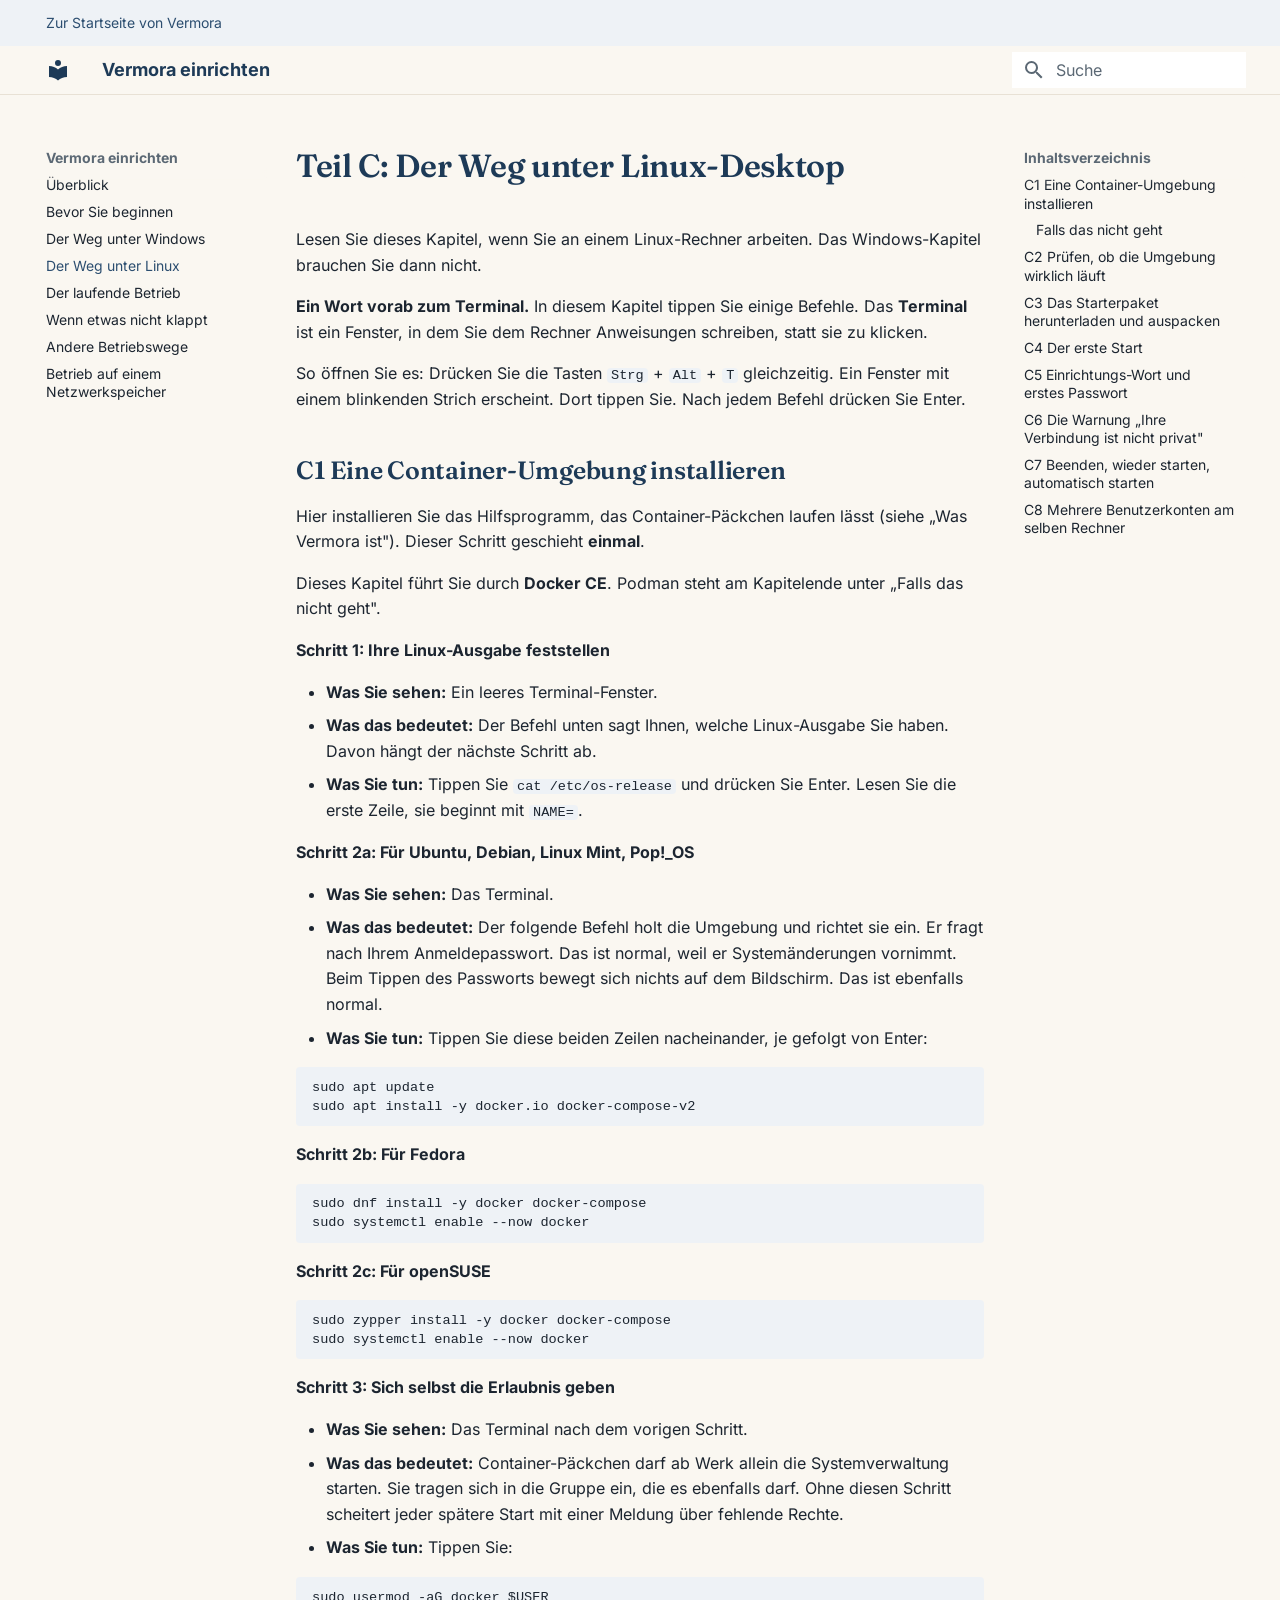
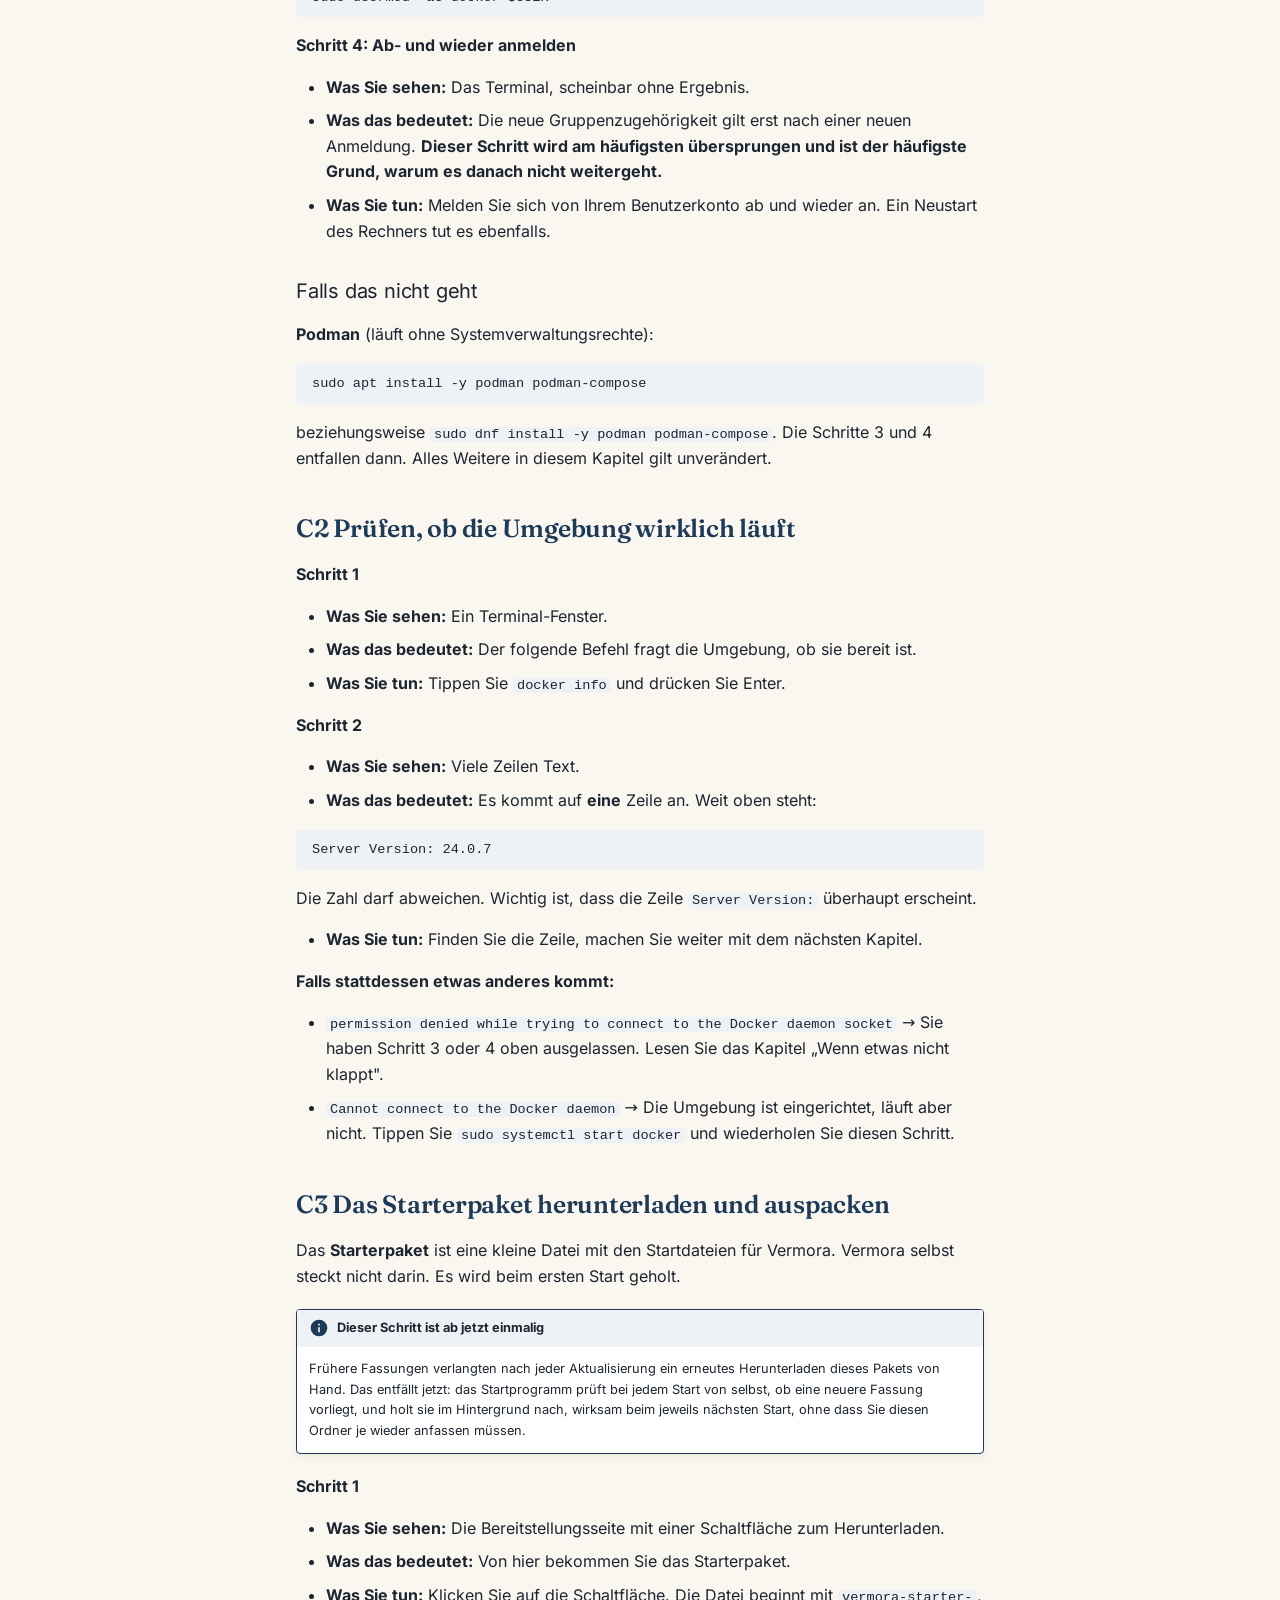
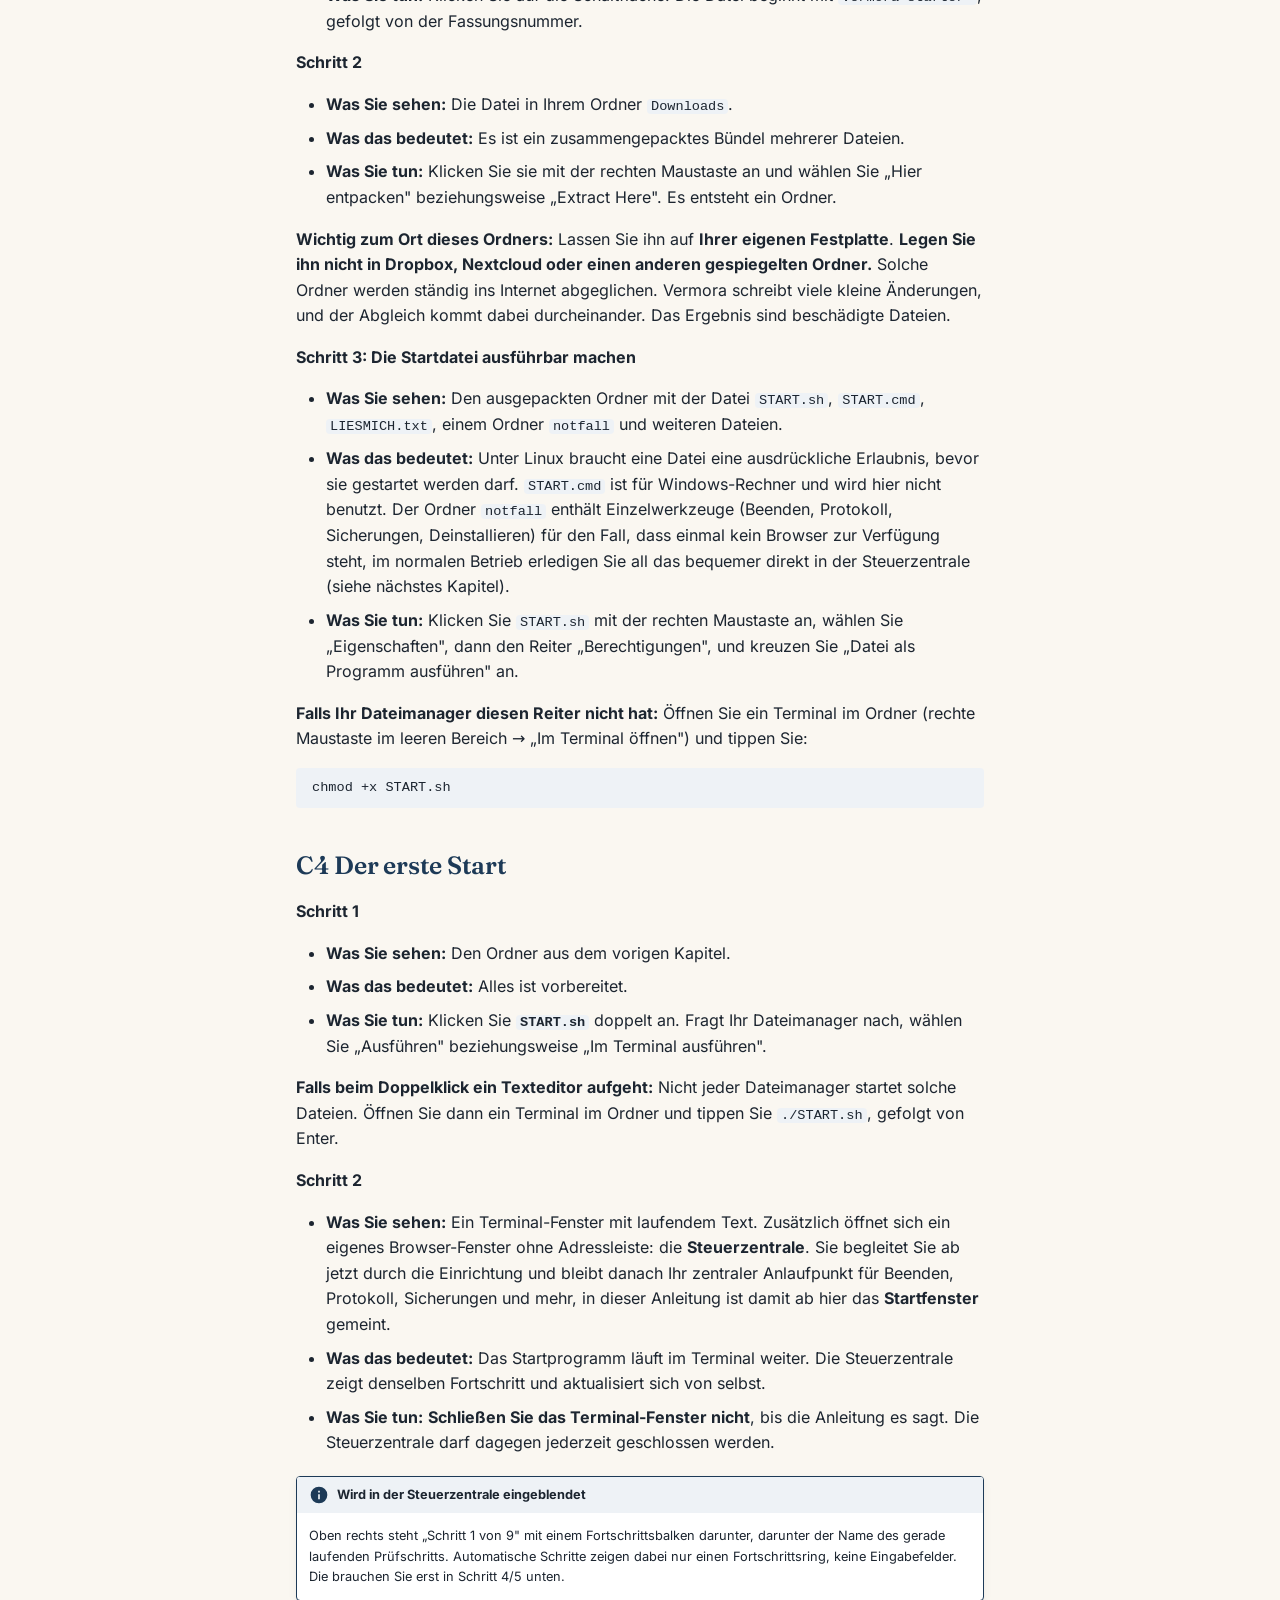
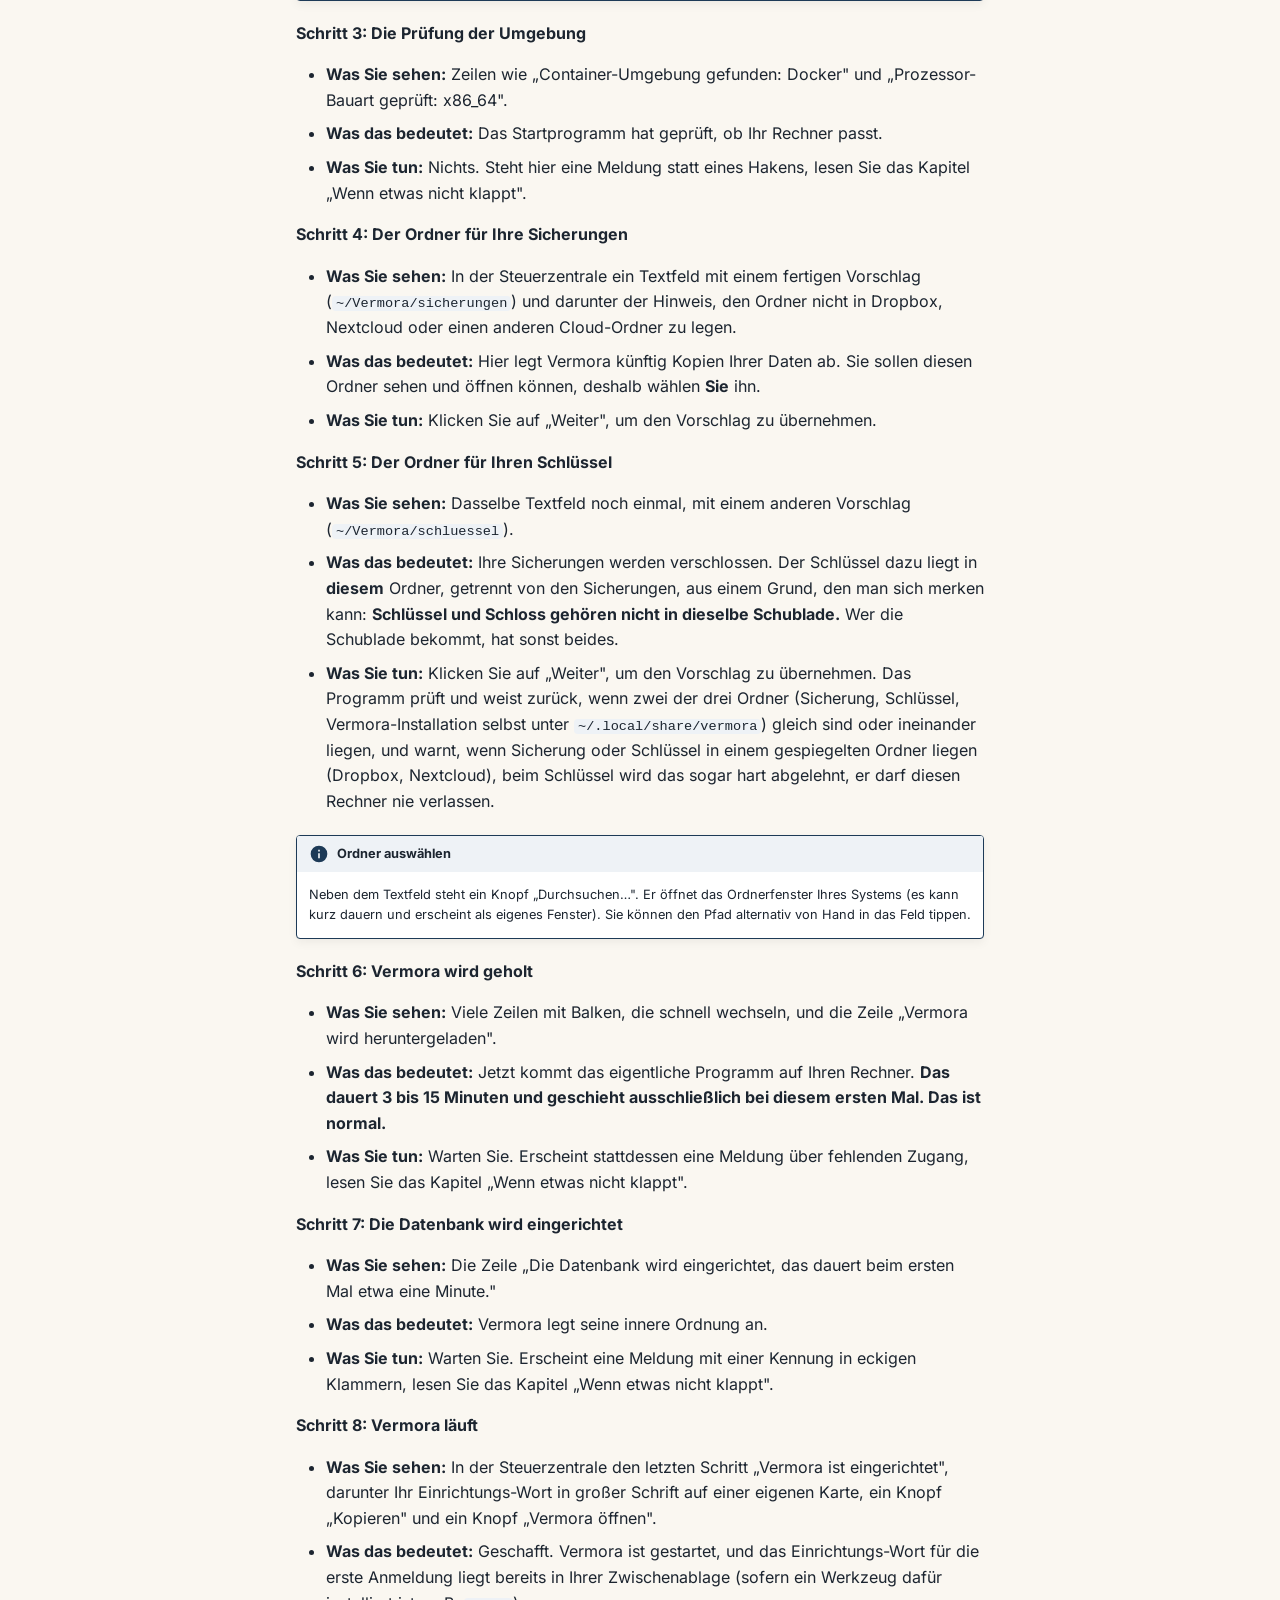
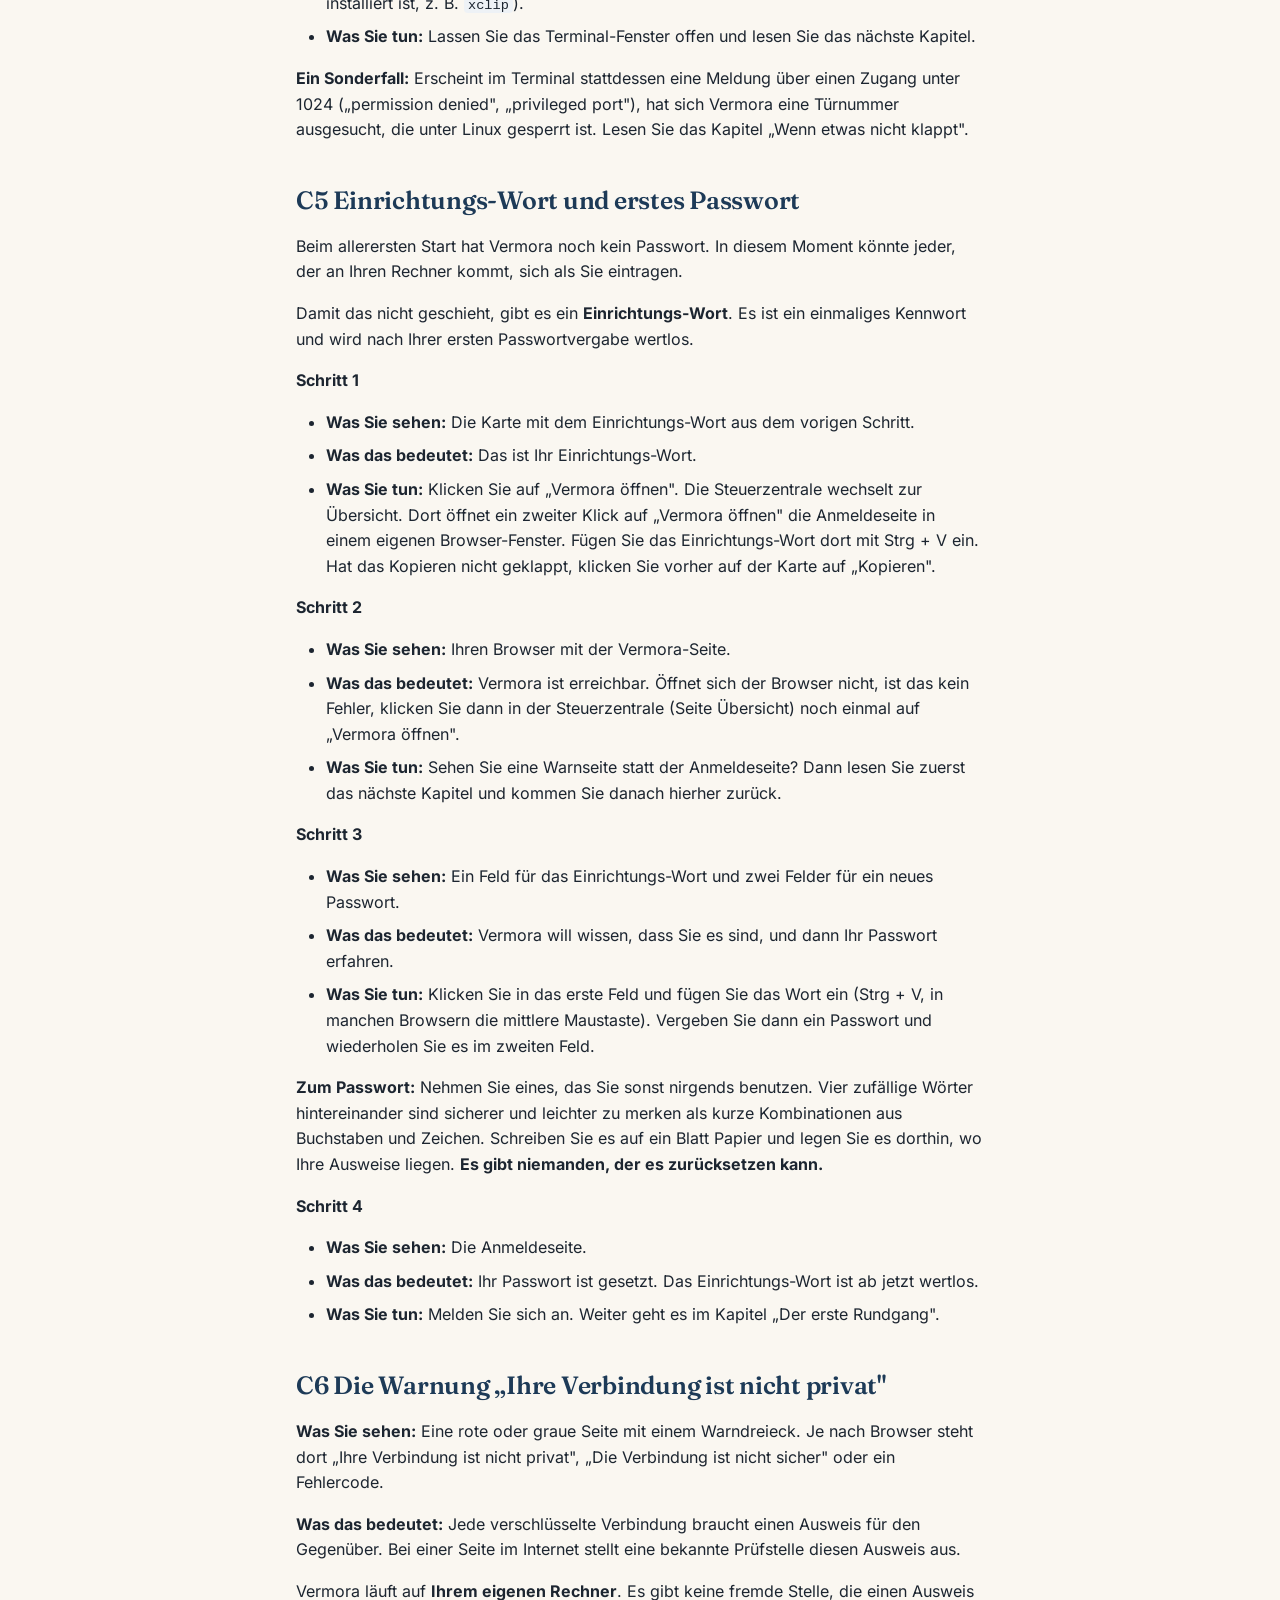
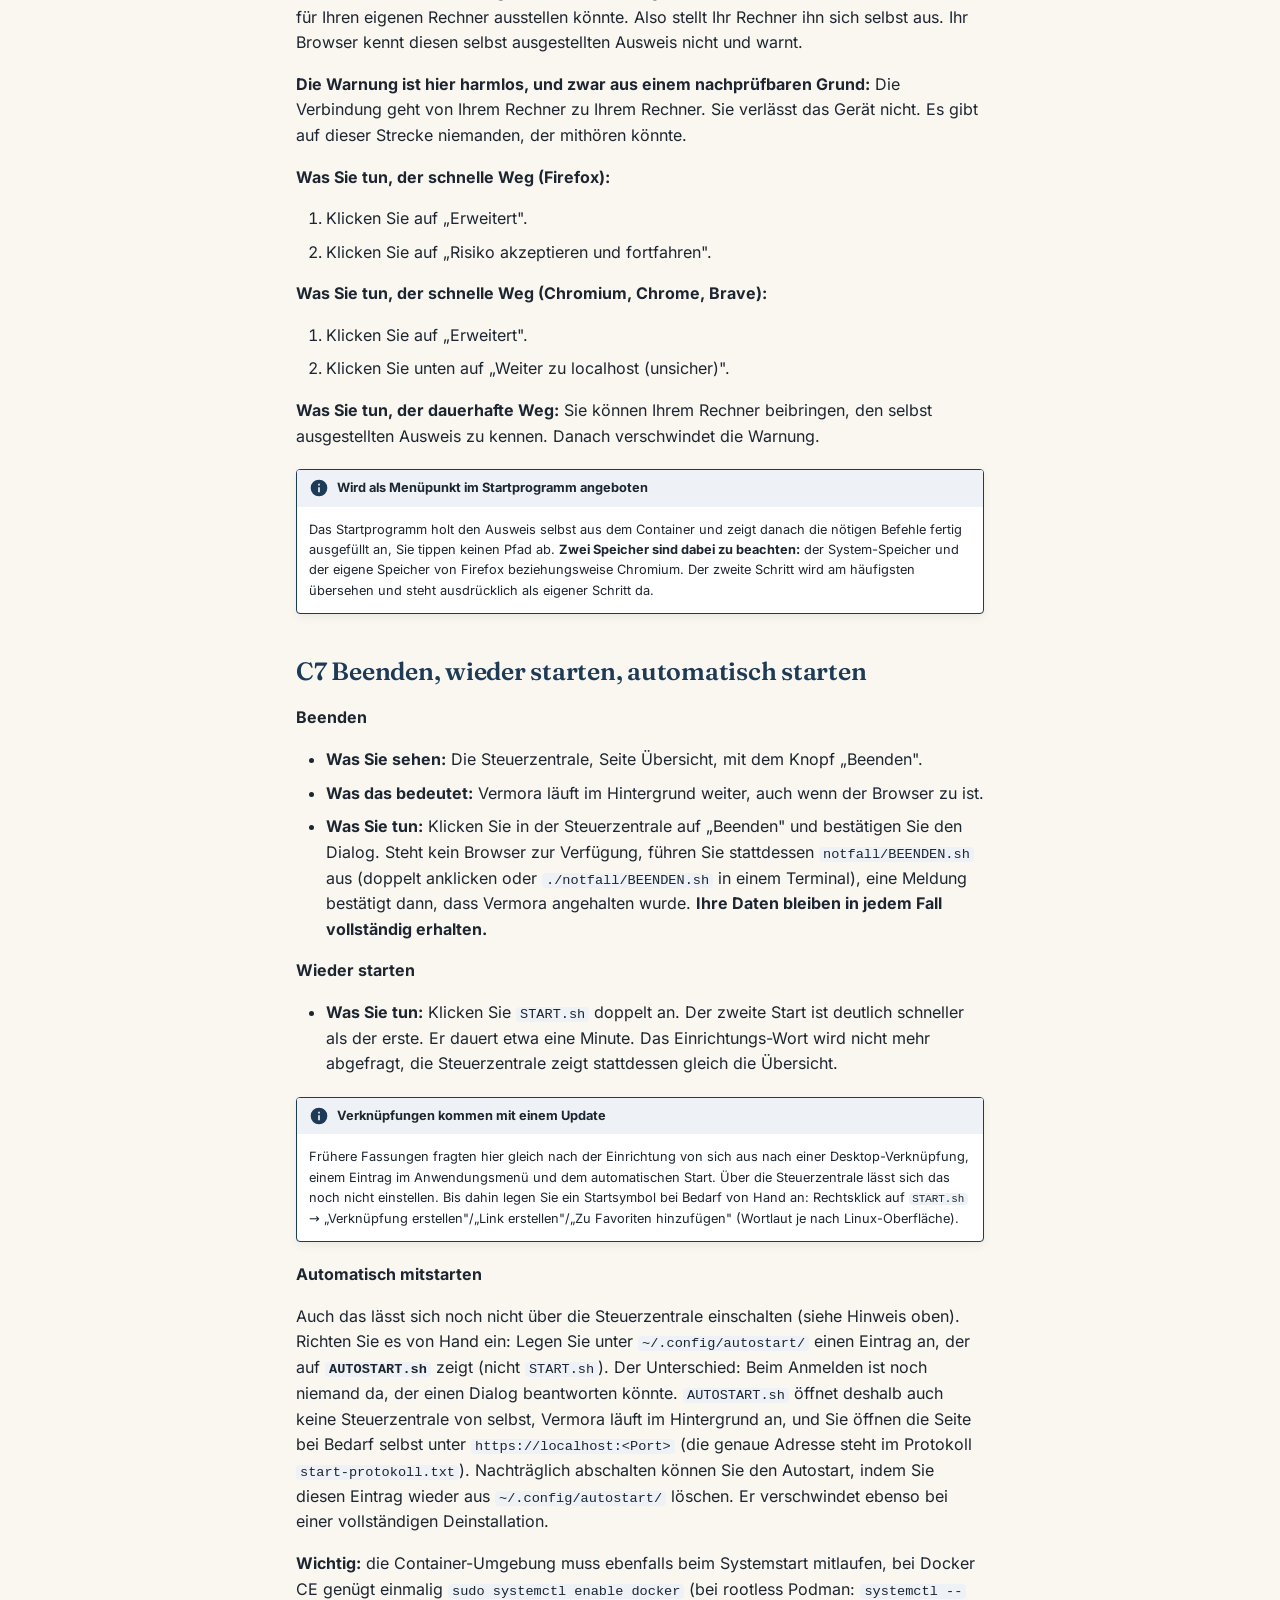
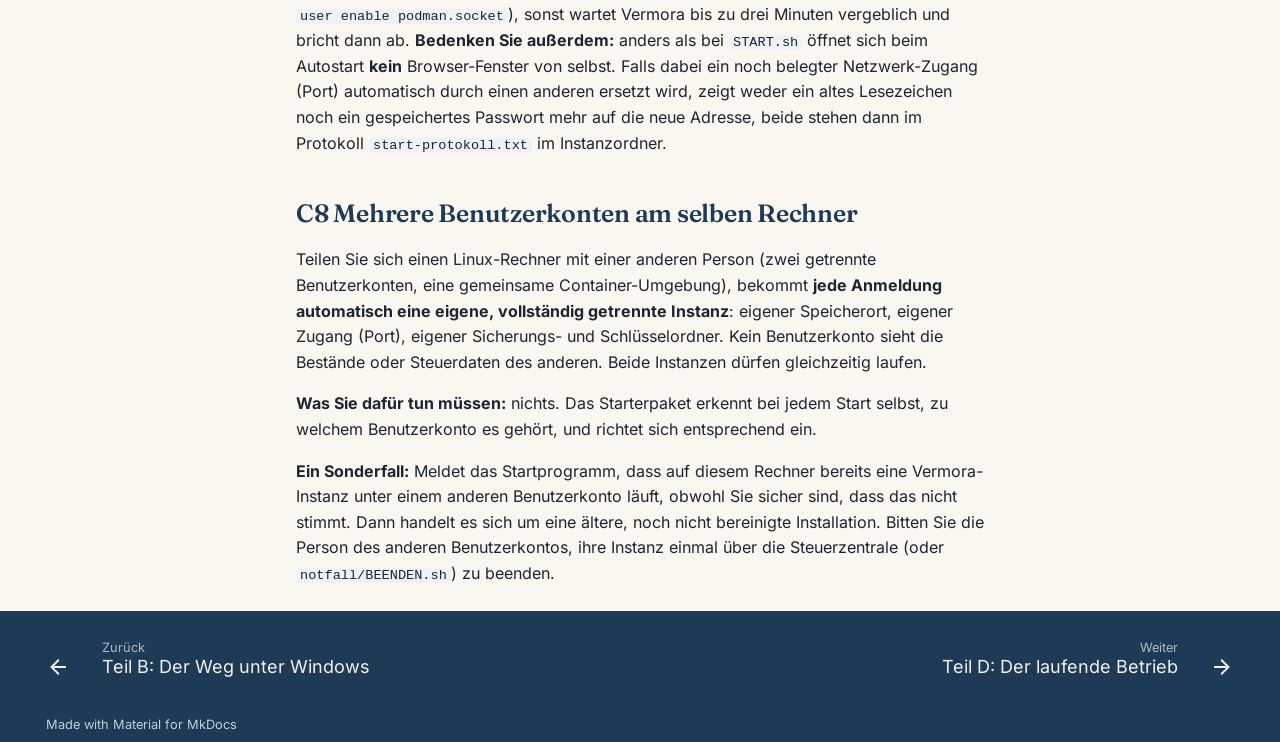
<file: anleitung/c-linux/index.html>
<!doctype html>
<html lang="de" class="no-js">
  <head>
    
      <meta charset="utf-8">
      <meta name="viewport" content="width=device-width,initial-scale=1">
      
        <meta name="description" content="Vermora auf einem Linux-Desktop installieren: Schritt für Schritt vom Download bis zum ersten Start, mit Befehlen zum Kopieren.">
      
      
      
        <link rel="canonical" href="https://vermora.de/anleitung/c-linux/">
      
      
        <link rel="prev" href="../b-windows/">
      
      
        <link rel="next" href="../d-betrieb/">
      
      
        
      
      
      <link rel="icon" href="/assets/favicon.svg">
      <meta name="generator" content="mkdocs-1.6.1, mkdocs-material-9.8.1">
    
    
      
        <title>Teil C: Der Weg unter Linux-Desktop - Vermora einrichten</title>
      
    
    
      <link rel="stylesheet" href="../assets/stylesheets/main.57a0d79d.min.css">
      
        
        <link rel="stylesheet" href="../assets/stylesheets/palette.fb2fffe2.min.css">
      
      


    
    
      
    
    
      
    
    
      <link rel="stylesheet" href="../../assets/tokens.css">
    
      <link rel="stylesheet" href="../../assets/fonts.css">
    
      <link rel="stylesheet" href="../../assets/marke.css">
    
    <script>__md_scope=new URL("..",location),__md_hash=e=>[...e].reduce(((e,_)=>(e<<5)-e+_.charCodeAt(0)),0),__md_get=(e,_=localStorage,t=__md_scope)=>JSON.parse(_.getItem(t.pathname+"."+e)),__md_set=(e,_,t=localStorage,a=__md_scope)=>{try{t.setItem(a.pathname+"."+e,JSON.stringify(_))}catch(e){}}</script>
    
      

    
    
  
  
  <meta property="og:type" content="website">
  <meta property="og:site_name" content="Vermora">
  <meta property="og:locale" content="de_DE">
  <meta property="og:title" content="Teil C: Der Weg unter Linux-Desktop — Vermora einrichten">
  <meta property="og:description" content="Vermora auf einem Linux-Desktop installieren: Schritt für Schritt vom Download bis zum ersten Start, mit Befehlen zum Kopieren.">
  <meta property="og:url" content="https://vermora.de/anleitung/c-linux/">
  <meta property="og:image" content="https://vermora.de/assets/bildstrecke/01-gesamtwert.webp">
  <meta property="og:image:width" content="1440">
  <meta property="og:image:height" content="900">
  <meta property="og:image:alt" content="Vermora: Gesamtwert eines Beispielvermögens im Zeitverlauf (erfundene Beispieldaten)">
  <meta name="twitter:card" content="summary_large_image">
  

  </head>
  
  
    
    
    
    
    
    <body dir="ltr" data-md-color-scheme="default" data-md-color-primary="indigo" data-md-color-accent="indigo">
  
    
    <input class="md-toggle" data-md-toggle="drawer" type="checkbox" id="__drawer" autocomplete="off">
    <input class="md-toggle" data-md-toggle="search" type="checkbox" id="__search" autocomplete="off">
    <label class="md-overlay" for="__drawer"></label>
    <div data-md-component="skip">
      
        
        <a href="#teil-c-der-weg-unter-linux-desktop" class="md-skip">
          Zum Inhalt
        </a>
      
    </div>
    <div data-md-component="announce">
      
        <aside class="md-banner">
          <div class="md-banner__inner md-grid md-typeset">
            
            
  <a href="/">Zur Startseite von Vermora</a>

          </div>
          
        </aside>
      
    </div>
    
    
      

  

<header class="md-header md-header--shadow" data-md-component="header">
  <nav class="md-header__inner md-grid" aria-label="Kopfzeile">
    <a href="/" title="Vermora einrichten" class="md-header__button md-logo" aria-label="Vermora einrichten" data-md-component="logo">
      
  
  <svg xmlns="http://www.w3.org/2000/svg" viewBox="0 0 24 24"><path d="M12 8a3 3 0 0 0 3-3 3 3 0 0 0-3-3 3 3 0 0 0-3 3 3 3 0 0 0 3 3m0 3.54C9.64 9.35 6.5 8 3 8v11c3.5 0 6.64 1.35 9 3.54 2.36-2.19 5.5-3.54 9-3.54V8c-3.5 0-6.64 1.35-9 3.54"/></svg>

    </a>
    <label class="md-header__button md-icon" for="__drawer">
      
      <svg xmlns="http://www.w3.org/2000/svg" viewBox="0 0 24 24"><path d="M3 6h18v2H3zm0 5h18v2H3zm0 5h18v2H3z"/></svg>
    </label>
    <div class="md-header__title" data-md-component="header-title">
      <div class="md-header__ellipsis">
        <div class="md-header__topic">
          <span class="md-ellipsis">
            Vermora einrichten
          </span>
        </div>
        <div class="md-header__topic" data-md-component="header-topic">
          <span class="md-ellipsis">
            
              Teil C: Der Weg unter Linux-Desktop
            
          </span>
        </div>
      </div>
    </div>
    
      
    
    
    
    
      
      
        <label class="md-header__button md-icon" for="__search">
          
          <svg xmlns="http://www.w3.org/2000/svg" viewBox="0 0 24 24"><path d="M9.5 3A6.5 6.5 0 0 1 16 9.5c0 1.61-.59 3.09-1.56 4.23l.27.27h.79l5 5-1.5 1.5-5-5v-.79l-.27-.27A6.52 6.52 0 0 1 9.5 16 6.5 6.5 0 0 1 3 9.5 6.5 6.5 0 0 1 9.5 3m0 2C7 5 5 7 5 9.5S7 14 9.5 14 14 12 14 9.5 12 5 9.5 5"/></svg>
        </label>
        <div class="md-search" data-md-component="search" role="dialog">
  <label class="md-search__overlay" for="__search"></label>
  <div class="md-search__inner" role="search">
    <form class="md-search__form" name="search">
      <input type="text" class="md-search__input" name="query" aria-label="Suche" placeholder="Suche" autocapitalize="off" autocorrect="off" autocomplete="off" spellcheck="false" data-md-component="search-query" required>
      <label class="md-search__icon md-icon" for="__search">
        
        <svg xmlns="http://www.w3.org/2000/svg" viewBox="0 0 24 24"><path d="M9.5 3A6.5 6.5 0 0 1 16 9.5c0 1.61-.59 3.09-1.56 4.23l.27.27h.79l5 5-1.5 1.5-5-5v-.79l-.27-.27A6.52 6.52 0 0 1 9.5 16 6.5 6.5 0 0 1 3 9.5 6.5 6.5 0 0 1 9.5 3m0 2C7 5 5 7 5 9.5S7 14 9.5 14 14 12 14 9.5 12 5 9.5 5"/></svg>
        
        <svg xmlns="http://www.w3.org/2000/svg" viewBox="0 0 24 24"><path d="M20 11v2H8l5.5 5.5-1.42 1.42L4.16 12l7.92-7.92L13.5 5.5 8 11z"/></svg>
      </label>
      <nav class="md-search__options" aria-label="Suche">
        
        <button type="reset" class="md-search__icon md-icon" title="Zurücksetzen" aria-label="Zurücksetzen" tabindex="-1">
          
          <svg xmlns="http://www.w3.org/2000/svg" viewBox="0 0 24 24"><path d="M19 6.41 17.59 5 12 10.59 6.41 5 5 6.41 10.59 12 5 17.59 6.41 19 12 13.41 17.59 19 19 17.59 13.41 12z"/></svg>
        </button>
      </nav>
      
        <div class="md-search__suggest" data-md-component="search-suggest"></div>
      
    </form>
    <div class="md-search__output">
      <div class="md-search__scrollwrap" tabindex="0" data-md-scrollfix>
        <div class="md-search-result" data-md-component="search-result">
          <div class="md-search-result__meta">
            Suche wird initialisiert
          </div>
          <ol class="md-search-result__list" role="presentation"></ol>
        </div>
      </div>
    </div>
  </div>
</div>
      
    
    
  </nav>
  
</header>
    
    <div class="md-container" data-md-component="container">
      
      
        
          
        
      
      <main class="md-main" data-md-component="main">
        <div class="md-main__inner md-grid">
          
            
              
              <div class="md-sidebar md-sidebar--primary" data-md-component="sidebar" data-md-type="navigation" >
                <div class="md-sidebar__scrollwrap">
                  <div class="md-sidebar__inner">
                    



<nav class="md-nav md-nav--primary" aria-label="Navigation" data-md-level="0">
  <label class="md-nav__title" for="__drawer">
    <a href="/" title="Vermora einrichten" class="md-nav__button md-logo" aria-label="Vermora einrichten" data-md-component="logo">
      
  
  <svg xmlns="http://www.w3.org/2000/svg" viewBox="0 0 24 24"><path d="M12 8a3 3 0 0 0 3-3 3 3 0 0 0-3-3 3 3 0 0 0-3 3 3 3 0 0 0 3 3m0 3.54C9.64 9.35 6.5 8 3 8v11c3.5 0 6.64 1.35 9 3.54 2.36-2.19 5.5-3.54 9-3.54V8c-3.5 0-6.64 1.35-9 3.54"/></svg>

    </a>
    Vermora einrichten
  </label>
  
  <ul class="md-nav__list" data-md-scrollfix>
    
      
      
  
  
  
  
    <li class="md-nav__item">
      <a href="../00-ueberblick/" class="md-nav__link">
        
  
  
  <span class="md-ellipsis">
    
  
    Überblick
  

    
  </span>
  
  

      </a>
    </li>
  

    
      
      
  
  
  
  
    
    
      
        
          
        
      
    
    
    
    
    <li class="md-nav__item md-nav__item--nested">
      
        
        
        <input class="md-nav__toggle md-toggle " type="checkbox" id="__nav_2" >
        
          
          <div class="md-nav__link md-nav__container">
            <a href="../a-vorbereitung/" class="md-nav__link ">
              
  
  
  <span class="md-ellipsis">
    
  
    Bevor Sie beginnen
  

    
  </span>
  
  

            </a>
            
          </div>
        
        <nav class="md-nav" data-md-level="1" aria-labelledby="__nav_2_label" aria-expanded="false">
          <label class="md-nav__title" for="__nav_2">
            <span class="md-nav__icon md-icon"></span>
            
  
    Bevor Sie beginnen
  

          </label>
          <ul class="md-nav__list" data-md-scrollfix>
            
              
            
          </ul>
        </nav>
      
    </li>
  

    
      
      
  
  
  
  
    
    
      
        
          
        
      
    
    
    
    
    <li class="md-nav__item md-nav__item--nested">
      
        
        
        <input class="md-nav__toggle md-toggle " type="checkbox" id="__nav_3" >
        
          
          <div class="md-nav__link md-nav__container">
            <a href="../b-windows/" class="md-nav__link ">
              
  
  
  <span class="md-ellipsis">
    
  
    Der Weg unter Windows
  

    
  </span>
  
  

            </a>
            
          </div>
        
        <nav class="md-nav" data-md-level="1" aria-labelledby="__nav_3_label" aria-expanded="false">
          <label class="md-nav__title" for="__nav_3">
            <span class="md-nav__icon md-icon"></span>
            
  
    Der Weg unter Windows
  

          </label>
          <ul class="md-nav__list" data-md-scrollfix>
            
              
            
          </ul>
        </nav>
      
    </li>
  

    
      
      
  
  
    
  
  
  
    
    
      
        
          
        
      
    
    
    
    
    <li class="md-nav__item md-nav__item--active md-nav__item--nested">
      
        
        
        <input class="md-nav__toggle md-toggle " type="checkbox" id="__nav_4" checked>
        
          
          <div class="md-nav__link md-nav__container">
            <a href="./" class="md-nav__link md-nav__link--active">
              
  
  
  <span class="md-ellipsis">
    
  
    Der Weg unter Linux
  

    
  </span>
  
  

            </a>
            
          </div>
        
        <nav class="md-nav" data-md-level="1" aria-labelledby="__nav_4_label" aria-expanded="true">
          <label class="md-nav__title" for="__nav_4">
            <span class="md-nav__icon md-icon"></span>
            
  
    Der Weg unter Linux
  

          </label>
          <ul class="md-nav__list" data-md-scrollfix>
            
              
            
          </ul>
        </nav>
      
    </li>
  

    
      
      
  
  
  
  
    
    
      
        
          
        
      
    
    
    
    
    <li class="md-nav__item md-nav__item--nested">
      
        
        
        <input class="md-nav__toggle md-toggle " type="checkbox" id="__nav_5" >
        
          
          <div class="md-nav__link md-nav__container">
            <a href="../d-betrieb/" class="md-nav__link ">
              
  
  
  <span class="md-ellipsis">
    
  
    Der laufende Betrieb
  

    
  </span>
  
  

            </a>
            
          </div>
        
        <nav class="md-nav" data-md-level="1" aria-labelledby="__nav_5_label" aria-expanded="false">
          <label class="md-nav__title" for="__nav_5">
            <span class="md-nav__icon md-icon"></span>
            
  
    Der laufende Betrieb
  

          </label>
          <ul class="md-nav__list" data-md-scrollfix>
            
              
            
          </ul>
        </nav>
      
    </li>
  

    
      
      
  
  
  
  
    
    
      
        
          
        
      
    
    
    
    
    <li class="md-nav__item md-nav__item--nested">
      
        
        
        <input class="md-nav__toggle md-toggle " type="checkbox" id="__nav_6" >
        
          
          <div class="md-nav__link md-nav__container">
            <a href="../e-wenn-etwas-nicht-klappt/" class="md-nav__link ">
              
  
  
  <span class="md-ellipsis">
    
  
    Wenn etwas nicht klappt
  

    
  </span>
  
  

            </a>
            
          </div>
        
        <nav class="md-nav" data-md-level="1" aria-labelledby="__nav_6_label" aria-expanded="false">
          <label class="md-nav__title" for="__nav_6">
            <span class="md-nav__icon md-icon"></span>
            
  
    Wenn etwas nicht klappt
  

          </label>
          <ul class="md-nav__list" data-md-scrollfix>
            
              
            
          </ul>
        </nav>
      
    </li>
  

    
      
      
  
  
  
  
    
    
      
        
          
        
      
    
    
    
    
    <li class="md-nav__item md-nav__item--nested">
      
        
        
        <input class="md-nav__toggle md-toggle " type="checkbox" id="__nav_7" >
        
          
          <div class="md-nav__link md-nav__container">
            <a href="../f-andere-wege/" class="md-nav__link ">
              
  
  
  <span class="md-ellipsis">
    
  
    Andere Betriebswege
  

    
  </span>
  
  

            </a>
            
          </div>
        
        <nav class="md-nav" data-md-level="1" aria-labelledby="__nav_7_label" aria-expanded="false">
          <label class="md-nav__title" for="__nav_7">
            <span class="md-nav__icon md-icon"></span>
            
  
    Andere Betriebswege
  

          </label>
          <ul class="md-nav__list" data-md-scrollfix>
            
              
            
          </ul>
        </nav>
      
    </li>
  

    
      
      
  
  
  
  
    
    
      
        
          
        
      
    
    
    
    
    <li class="md-nav__item md-nav__item--nested">
      
        
        
        <input class="md-nav__toggle md-toggle " type="checkbox" id="__nav_8" >
        
          
          <div class="md-nav__link md-nav__container">
            <a href="../g-netzwerkspeicher/" class="md-nav__link ">
              
  
  
  <span class="md-ellipsis">
    
  
    Betrieb auf einem Netzwerkspeicher
  

    
  </span>
  
  

            </a>
            
          </div>
        
        <nav class="md-nav" data-md-level="1" aria-labelledby="__nav_8_label" aria-expanded="false">
          <label class="md-nav__title" for="__nav_8">
            <span class="md-nav__icon md-icon"></span>
            
  
    Betrieb auf einem Netzwerkspeicher
  

          </label>
          <ul class="md-nav__list" data-md-scrollfix>
            
              
            
          </ul>
        </nav>
      
    </li>
  

    
  </ul>
</nav>
                  </div>
                </div>
              </div>
            
            
              
              <div class="md-sidebar md-sidebar--secondary" data-md-component="sidebar" data-md-type="toc" >
                <div class="md-sidebar__scrollwrap">
                  <div class="md-sidebar__inner">
                    

<nav class="md-nav md-nav--secondary" aria-label="Inhaltsverzeichnis">
  
  
  
    
  
  
    <label class="md-nav__title" for="__toc">
      <span class="md-nav__icon md-icon"></span>
      Inhaltsverzeichnis
    </label>
    <ul class="md-nav__list" data-md-component="toc" data-md-scrollfix>
      
        <li class="md-nav__item">
  <a href="#c1-eine-container-umgebung-installieren" class="md-nav__link">
    <span class="md-ellipsis">
      
        C1 Eine Container-Umgebung installieren
      
    </span>
  </a>
  
    <nav class="md-nav" aria-label="C1 Eine Container-Umgebung installieren">
      <ul class="md-nav__list">
        
          <li class="md-nav__item">
  <a href="#falls-das-nicht-geht" class="md-nav__link">
    <span class="md-ellipsis">
      
        Falls das nicht geht
      
    </span>
  </a>
  
</li>
        
      </ul>
    </nav>
  
</li>
      
        <li class="md-nav__item">
  <a href="#c2-prufen-ob-die-umgebung-wirklich-lauft" class="md-nav__link">
    <span class="md-ellipsis">
      
        C2 Prüfen, ob die Umgebung wirklich läuft
      
    </span>
  </a>
  
</li>
      
        <li class="md-nav__item">
  <a href="#c3-das-starterpaket-herunterladen-und-auspacken" class="md-nav__link">
    <span class="md-ellipsis">
      
        C3 Das Starterpaket herunterladen und auspacken
      
    </span>
  </a>
  
</li>
      
        <li class="md-nav__item">
  <a href="#c4-der-erste-start" class="md-nav__link">
    <span class="md-ellipsis">
      
        C4 Der erste Start
      
    </span>
  </a>
  
</li>
      
        <li class="md-nav__item">
  <a href="#c5-einrichtungs-wort-und-erstes-passwort" class="md-nav__link">
    <span class="md-ellipsis">
      
        C5 Einrichtungs-Wort und erstes Passwort
      
    </span>
  </a>
  
</li>
      
        <li class="md-nav__item">
  <a href="#c6-die-warnung-ihre-verbindung-ist-nicht-privat" class="md-nav__link">
    <span class="md-ellipsis">
      
        C6 Die Warnung „Ihre Verbindung ist nicht privat"
      
    </span>
  </a>
  
</li>
      
        <li class="md-nav__item">
  <a href="#c7-beenden-wieder-starten-automatisch-starten" class="md-nav__link">
    <span class="md-ellipsis">
      
        C7 Beenden, wieder starten, automatisch starten
      
    </span>
  </a>
  
</li>
      
        <li class="md-nav__item">
  <a href="#c8-mehrere-benutzerkonten-am-selben-rechner" class="md-nav__link">
    <span class="md-ellipsis">
      
        C8 Mehrere Benutzerkonten am selben Rechner
      
    </span>
  </a>
  
</li>
      
    </ul>
  
</nav>
                  </div>
                </div>
              </div>
            
          
          
            <div class="md-content" data-md-component="content">
              
              <article class="md-content__inner md-typeset">
                
                  



<h1 id="teil-c-der-weg-unter-linux-desktop">Teil C: Der Weg unter Linux-Desktop<a class="headerlink" href="#teil-c-der-weg-unter-linux-desktop" title="Permanent link">&para;</a></h1>
<p>Lesen Sie dieses Kapitel, wenn Sie an einem Linux-Rechner arbeiten. Das Windows-Kapitel
brauchen Sie dann nicht.</p>
<p><strong>Ein Wort vorab zum Terminal.</strong> In diesem Kapitel tippen Sie einige Befehle. Das
<strong>Terminal</strong> ist ein Fenster, in dem Sie dem Rechner Anweisungen schreiben, statt sie zu
klicken.</p>
<p>So öffnen Sie es: Drücken Sie die Tasten <code>Strg</code> + <code>Alt</code> + <code>T</code> gleichzeitig. Ein Fenster
mit einem blinkenden Strich erscheint. Dort tippen Sie. Nach jedem Befehl drücken Sie
Enter.</p>
<h2 id="c1-eine-container-umgebung-installieren">C1 Eine Container-Umgebung installieren<a class="headerlink" href="#c1-eine-container-umgebung-installieren" title="Permanent link">&para;</a></h2>
<p>Hier installieren Sie das Hilfsprogramm, das Container-Päckchen laufen lässt (siehe
„Was Vermora ist"). Dieser Schritt geschieht <strong>einmal</strong>.</p>
<p>Dieses Kapitel führt Sie durch <strong>Docker CE</strong>. Podman steht am Kapitelende unter „Falls
das nicht geht".</p>
<p><strong>Schritt 1: Ihre Linux-Ausgabe feststellen</strong></p>
<ul>
<li><strong>Was Sie sehen:</strong> Ein leeres Terminal-Fenster.</li>
<li><strong>Was das bedeutet:</strong> Der Befehl unten sagt Ihnen, welche Linux-Ausgabe Sie haben.
  Davon hängt der nächste Schritt ab.</li>
<li><strong>Was Sie tun:</strong> Tippen Sie <code>cat /etc/os-release</code> und drücken Sie Enter. Lesen Sie die
  erste Zeile, sie beginnt mit <code>NAME=</code>.</li>
</ul>
<p><strong>Schritt 2a: Für Ubuntu, Debian, Linux Mint, Pop!_OS</strong></p>
<ul>
<li><strong>Was Sie sehen:</strong> Das Terminal.</li>
<li><strong>Was das bedeutet:</strong> Der folgende Befehl holt die Umgebung und richtet sie ein. Er
  fragt nach Ihrem Anmeldepasswort. Das ist normal, weil er Systemänderungen vornimmt.
  Beim Tippen des Passworts bewegt sich nichts auf dem Bildschirm. Das ist ebenfalls
  normal.</li>
<li><strong>Was Sie tun:</strong> Tippen Sie diese beiden Zeilen nacheinander, je gefolgt von Enter:</li>
</ul>
<pre><code>sudo apt update
sudo apt install -y docker.io docker-compose-v2
</code></pre>
<p><strong>Schritt 2b: Für Fedora</strong></p>
<pre><code>sudo dnf install -y docker docker-compose
sudo systemctl enable --now docker
</code></pre>
<p><strong>Schritt 2c: Für openSUSE</strong></p>
<pre><code>sudo zypper install -y docker docker-compose
sudo systemctl enable --now docker
</code></pre>
<p><strong>Schritt 3: Sich selbst die Erlaubnis geben</strong></p>
<ul>
<li><strong>Was Sie sehen:</strong> Das Terminal nach dem vorigen Schritt.</li>
<li><strong>Was das bedeutet:</strong> Container-Päckchen darf ab Werk allein die Systemverwaltung
  starten. Sie tragen sich in die Gruppe ein, die es ebenfalls darf. Ohne diesen Schritt
  scheitert jeder spätere Start mit einer Meldung über fehlende Rechte.</li>
<li><strong>Was Sie tun:</strong> Tippen Sie:</li>
</ul>
<pre><code>sudo usermod -aG docker $USER
</code></pre>
<p><strong>Schritt 4: Ab- und wieder anmelden</strong></p>
<ul>
<li><strong>Was Sie sehen:</strong> Das Terminal, scheinbar ohne Ergebnis.</li>
<li><strong>Was das bedeutet:</strong> Die neue Gruppenzugehörigkeit gilt erst nach einer neuen
  Anmeldung. <strong>Dieser Schritt wird am häufigsten übersprungen und ist der häufigste
  Grund, warum es danach nicht weitergeht.</strong></li>
<li><strong>Was Sie tun:</strong> Melden Sie sich von Ihrem Benutzerkonto ab und wieder an. Ein
  Neustart des Rechners tut es ebenfalls.</li>
</ul>
<h3 id="falls-das-nicht-geht">Falls das nicht geht<a class="headerlink" href="#falls-das-nicht-geht" title="Permanent link">&para;</a></h3>
<p><strong>Podman</strong> (läuft ohne Systemverwaltungsrechte):</p>
<pre><code>sudo apt install -y podman podman-compose
</code></pre>
<p>beziehungsweise <code>sudo dnf install -y podman podman-compose</code>. Die Schritte 3 und 4
entfallen dann. Alles Weitere in diesem Kapitel gilt unverändert.</p>
<h2 id="c2-prufen-ob-die-umgebung-wirklich-lauft">C2 Prüfen, ob die Umgebung wirklich läuft<a class="headerlink" href="#c2-prufen-ob-die-umgebung-wirklich-lauft" title="Permanent link">&para;</a></h2>
<p><strong>Schritt 1</strong></p>
<ul>
<li><strong>Was Sie sehen:</strong> Ein Terminal-Fenster.</li>
<li><strong>Was das bedeutet:</strong> Der folgende Befehl fragt die Umgebung, ob sie bereit ist.</li>
<li><strong>Was Sie tun:</strong> Tippen Sie <code>docker info</code> und drücken Sie Enter.</li>
</ul>
<p><strong>Schritt 2</strong></p>
<ul>
<li><strong>Was Sie sehen:</strong> Viele Zeilen Text.</li>
<li><strong>Was das bedeutet:</strong> Es kommt auf <strong>eine</strong> Zeile an. Weit oben steht:</li>
</ul>
<pre><code>Server Version: 24.0.7
</code></pre>
<p>Die Zahl darf abweichen. Wichtig ist, dass die Zeile <code>Server Version:</code> überhaupt
erscheint.</p>
<ul>
<li><strong>Was Sie tun:</strong> Finden Sie die Zeile, machen Sie weiter mit dem nächsten Kapitel.</li>
</ul>
<p><strong>Falls stattdessen etwas anderes kommt:</strong></p>
<ul>
<li><code>permission denied while trying to connect to the Docker daemon socket</code> → Sie haben
  Schritt 3 oder 4 oben ausgelassen. Lesen Sie das Kapitel „Wenn etwas nicht klappt".</li>
<li><code>Cannot connect to the Docker daemon</code> → Die Umgebung ist eingerichtet, läuft aber
  nicht. Tippen Sie <code>sudo systemctl start docker</code> und wiederholen Sie diesen Schritt.</li>
</ul>
<h2 id="c3-das-starterpaket-herunterladen-und-auspacken">C3 Das Starterpaket herunterladen und auspacken<a class="headerlink" href="#c3-das-starterpaket-herunterladen-und-auspacken" title="Permanent link">&para;</a></h2>
<p>Das <strong>Starterpaket</strong> ist eine kleine Datei mit den Startdateien für Vermora. Vermora
selbst steckt nicht darin. Es wird beim ersten Start geholt.</p>
<div class="admonition info">
<p class="admonition-title">Dieser Schritt ist ab jetzt einmalig</p>
<p>Frühere Fassungen verlangten nach jeder Aktualisierung ein erneutes Herunterladen
dieses Pakets von Hand. Das entfällt jetzt: das Startprogramm prüft bei jedem
Start von selbst, ob eine neuere Fassung vorliegt, und holt sie im Hintergrund
nach, wirksam beim jeweils nächsten Start, ohne dass Sie diesen Ordner je wieder
anfassen müssen.</p>
</div>
<p><strong>Schritt 1</strong></p>
<ul>
<li><strong>Was Sie sehen:</strong> Die Bereitstellungsseite mit einer Schaltfläche zum Herunterladen.</li>
<li><strong>Was das bedeutet:</strong> Von hier bekommen Sie das Starterpaket.</li>
<li><strong>Was Sie tun:</strong> Klicken Sie auf die Schaltfläche. Die Datei beginnt mit
  <code>vermora-starter-</code>, gefolgt von der Fassungsnummer.</li>
</ul>
<p><strong>Schritt 2</strong></p>
<ul>
<li><strong>Was Sie sehen:</strong> Die Datei in Ihrem Ordner <code>Downloads</code>.</li>
<li><strong>Was das bedeutet:</strong> Es ist ein zusammengepacktes Bündel mehrerer Dateien.</li>
<li><strong>Was Sie tun:</strong> Klicken Sie sie mit der rechten Maustaste an und wählen Sie „Hier
  entpacken" beziehungsweise „Extract Here". Es entsteht ein Ordner.</li>
</ul>
<p><strong>Wichtig zum Ort dieses Ordners:</strong> Lassen Sie ihn auf <strong>Ihrer eigenen Festplatte</strong>.
<strong>Legen Sie ihn nicht in Dropbox, Nextcloud oder einen anderen gespiegelten Ordner.</strong>
Solche Ordner werden ständig ins Internet abgeglichen. Vermora schreibt viele kleine
Änderungen, und der Abgleich kommt dabei durcheinander. Das Ergebnis sind beschädigte
Dateien.</p>
<p><strong>Schritt 3: Die Startdatei ausführbar machen</strong></p>
<ul>
<li><strong>Was Sie sehen:</strong> Den ausgepackten Ordner mit der Datei <code>START.sh</code>, <code>START.cmd</code>,
  <code>LIESMICH.txt</code>, einem Ordner <code>notfall</code> und weiteren Dateien.</li>
<li><strong>Was das bedeutet:</strong> Unter Linux braucht eine Datei eine ausdrückliche Erlaubnis,
  bevor sie gestartet werden darf. <code>START.cmd</code> ist für Windows-Rechner und wird hier
  nicht benutzt. Der Ordner <code>notfall</code> enthält Einzelwerkzeuge (Beenden, Protokoll,
  Sicherungen, Deinstallieren) für den Fall, dass einmal kein Browser zur Verfügung
  steht, im normalen Betrieb erledigen Sie all das bequemer direkt in der
  Steuerzentrale (siehe nächstes Kapitel).</li>
<li><strong>Was Sie tun:</strong> Klicken Sie <code>START.sh</code> mit der rechten Maustaste an, wählen Sie
  „Eigenschaften", dann den Reiter „Berechtigungen", und kreuzen Sie „Datei als Programm
  ausführen" an.</li>
</ul>
<p><strong>Falls Ihr Dateimanager diesen Reiter nicht hat:</strong> Öffnen Sie ein Terminal im Ordner
(rechte Maustaste im leeren Bereich → „Im Terminal öffnen") und tippen Sie:</p>
<pre><code>chmod +x START.sh
</code></pre>
<h2 id="c4-der-erste-start">C4 Der erste Start<a class="headerlink" href="#c4-der-erste-start" title="Permanent link">&para;</a></h2>
<p><strong>Schritt 1</strong></p>
<ul>
<li><strong>Was Sie sehen:</strong> Den Ordner aus dem vorigen Kapitel.</li>
<li><strong>Was das bedeutet:</strong> Alles ist vorbereitet.</li>
<li><strong>Was Sie tun:</strong> Klicken Sie <strong><code>START.sh</code></strong> doppelt an. Fragt Ihr Dateimanager nach,
  wählen Sie „Ausführen" beziehungsweise „Im Terminal ausführen".</li>
</ul>
<p><strong>Falls beim Doppelklick ein Texteditor aufgeht:</strong> Nicht jeder Dateimanager startet
solche Dateien. Öffnen Sie dann ein Terminal im Ordner und tippen Sie <code>./START.sh</code>,
gefolgt von Enter.</p>
<p><strong>Schritt 2</strong></p>
<ul>
<li><strong>Was Sie sehen:</strong> Ein Terminal-Fenster mit laufendem Text. Zusätzlich öffnet sich ein
  eigenes Browser-Fenster ohne Adressleiste: die <strong>Steuerzentrale</strong>. Sie begleitet Sie ab
  jetzt durch die Einrichtung und bleibt danach Ihr zentraler Anlaufpunkt für Beenden,
  Protokoll, Sicherungen und mehr, in dieser Anleitung ist damit ab hier das
  <strong>Startfenster</strong> gemeint.</li>
<li><strong>Was das bedeutet:</strong> Das Startprogramm läuft im Terminal weiter. Die Steuerzentrale
  zeigt denselben Fortschritt und aktualisiert sich von selbst.</li>
<li><strong>Was Sie tun:</strong> <strong>Schließen Sie das Terminal-Fenster nicht</strong>, bis die Anleitung es
  sagt. Die Steuerzentrale darf dagegen jederzeit geschlossen werden.</li>
</ul>
<div class="admonition info">
<p class="admonition-title">Wird in der Steuerzentrale eingeblendet</p>
<p>Oben rechts steht „Schritt 1 von 9" mit einem Fortschrittsbalken darunter, darunter
der Name des gerade laufenden Prüfschritts. Automatische Schritte zeigen dabei nur
einen Fortschrittsring, keine Eingabefelder. Die brauchen Sie erst in Schritt 4/5
unten.</p>
</div>
<p><strong>Schritt 3: Die Prüfung der Umgebung</strong></p>
<ul>
<li><strong>Was Sie sehen:</strong> Zeilen wie „Container-Umgebung gefunden: Docker" und
  „Prozessor-Bauart geprüft: x86_64".</li>
<li><strong>Was das bedeutet:</strong> Das Startprogramm hat geprüft, ob Ihr Rechner passt.</li>
<li><strong>Was Sie tun:</strong> Nichts. Steht hier eine Meldung statt eines Hakens, lesen Sie das
  Kapitel „Wenn etwas nicht klappt".</li>
</ul>
<p><strong>Schritt 4: Der Ordner für Ihre Sicherungen</strong></p>
<ul>
<li><strong>Was Sie sehen:</strong> In der Steuerzentrale ein Textfeld mit einem fertigen Vorschlag
  (<code>~/Vermora/sicherungen</code>) und darunter der Hinweis, den Ordner nicht in Dropbox,
  Nextcloud oder einen anderen Cloud-Ordner zu legen.</li>
<li><strong>Was das bedeutet:</strong> Hier legt Vermora künftig Kopien Ihrer Daten ab. Sie sollen
  diesen Ordner sehen und öffnen können, deshalb wählen <strong>Sie</strong> ihn.</li>
<li><strong>Was Sie tun:</strong> Klicken Sie auf „Weiter", um den Vorschlag zu übernehmen.</li>
</ul>
<p><strong>Schritt 5: Der Ordner für Ihren Schlüssel</strong></p>
<ul>
<li><strong>Was Sie sehen:</strong> Dasselbe Textfeld noch einmal, mit einem anderen Vorschlag
  (<code>~/Vermora/schluessel</code>).</li>
<li><strong>Was das bedeutet:</strong> Ihre Sicherungen werden verschlossen. Der Schlüssel dazu liegt
  in <strong>diesem</strong> Ordner, getrennt von den Sicherungen, aus einem Grund, den man sich
  merken kann: <strong>Schlüssel und Schloss gehören nicht in dieselbe Schublade.</strong> Wer die
  Schublade bekommt, hat sonst beides.</li>
<li><strong>Was Sie tun:</strong> Klicken Sie auf „Weiter", um den Vorschlag zu übernehmen. Das Programm
  prüft und weist zurück, wenn zwei der drei Ordner (Sicherung, Schlüssel,
  Vermora-Installation selbst unter <code>~/.local/share/vermora</code>) gleich sind oder ineinander
  liegen, und warnt, wenn Sicherung oder Schlüssel in einem gespiegelten Ordner liegen
  (Dropbox, Nextcloud), beim Schlüssel wird das sogar hart abgelehnt, er darf diesen
  Rechner nie verlassen.</li>
</ul>
<div class="admonition info">
<p class="admonition-title">Ordner auswählen</p>
<p>Neben dem Textfeld steht ein Knopf „Durchsuchen…". Er öffnet das Ordnerfenster Ihres
Systems (es kann kurz dauern und erscheint als eigenes Fenster). Sie können den Pfad
alternativ von Hand in das Feld tippen.</p>
</div>
<p><strong>Schritt 6: Vermora wird geholt</strong></p>
<ul>
<li><strong>Was Sie sehen:</strong> Viele Zeilen mit Balken, die schnell wechseln, und die Zeile
  „Vermora wird heruntergeladen".</li>
<li><strong>Was das bedeutet:</strong> Jetzt kommt das eigentliche Programm auf Ihren Rechner. <strong>Das
  dauert 3 bis 15 Minuten und geschieht ausschließlich bei diesem ersten Mal. Das ist
  normal.</strong></li>
<li><strong>Was Sie tun:</strong> Warten Sie. Erscheint stattdessen eine Meldung über fehlenden Zugang,
  lesen Sie das Kapitel „Wenn etwas nicht klappt".</li>
</ul>
<p><strong>Schritt 7: Die Datenbank wird eingerichtet</strong></p>
<ul>
<li><strong>Was Sie sehen:</strong> Die Zeile „Die Datenbank wird eingerichtet, das dauert beim ersten
  Mal etwa eine Minute."</li>
<li><strong>Was das bedeutet:</strong> Vermora legt seine innere Ordnung an.</li>
<li><strong>Was Sie tun:</strong> Warten Sie. Erscheint eine Meldung mit einer Kennung in eckigen
  Klammern, lesen Sie das Kapitel „Wenn etwas nicht klappt".</li>
</ul>
<p><strong>Schritt 8: Vermora läuft</strong></p>
<ul>
<li><strong>Was Sie sehen:</strong> In der Steuerzentrale den letzten Schritt „Vermora ist eingerichtet",
  darunter Ihr Einrichtungs-Wort in großer Schrift auf einer eigenen Karte, ein Knopf
  „Kopieren" und ein Knopf „Vermora öffnen".</li>
<li><strong>Was das bedeutet:</strong> Geschafft. Vermora ist gestartet, und das Einrichtungs-Wort für
  die erste Anmeldung liegt bereits in Ihrer Zwischenablage (sofern ein Werkzeug dafür
  installiert ist, z. B. <code>xclip</code>).</li>
<li><strong>Was Sie tun:</strong> Lassen Sie das Terminal-Fenster offen und lesen Sie das nächste
  Kapitel.</li>
</ul>
<p><strong>Ein Sonderfall:</strong> Erscheint im Terminal stattdessen eine Meldung über einen Zugang
unter 1024 („permission denied", „privileged port"), hat sich Vermora eine Türnummer
ausgesucht, die unter Linux gesperrt ist. Lesen Sie das Kapitel „Wenn etwas nicht
klappt".</p>
<h2 id="c5-einrichtungs-wort-und-erstes-passwort">C5 Einrichtungs-Wort und erstes Passwort<a class="headerlink" href="#c5-einrichtungs-wort-und-erstes-passwort" title="Permanent link">&para;</a></h2>
<p>Beim allerersten Start hat Vermora noch kein Passwort. In diesem Moment könnte jeder,
der an Ihren Rechner kommt, sich als Sie eintragen.</p>
<p>Damit das nicht geschieht, gibt es ein <strong>Einrichtungs-Wort</strong>. Es ist ein einmaliges
Kennwort und wird nach Ihrer ersten Passwortvergabe wertlos.</p>
<p><strong>Schritt 1</strong></p>
<ul>
<li><strong>Was Sie sehen:</strong> Die Karte mit dem Einrichtungs-Wort aus dem vorigen Schritt.</li>
<li><strong>Was das bedeutet:</strong> Das ist Ihr Einrichtungs-Wort.</li>
<li><strong>Was Sie tun:</strong> Klicken Sie auf „Vermora öffnen". Die Steuerzentrale wechselt zur
  Übersicht. Dort öffnet ein zweiter Klick auf „Vermora öffnen" die Anmeldeseite in
  einem eigenen Browser-Fenster. Fügen Sie das Einrichtungs-Wort dort mit Strg + V ein.
  Hat das Kopieren nicht geklappt, klicken Sie vorher auf der Karte auf „Kopieren".</li>
</ul>
<p><strong>Schritt 2</strong></p>
<ul>
<li><strong>Was Sie sehen:</strong> Ihren Browser mit der Vermora-Seite.</li>
<li><strong>Was das bedeutet:</strong> Vermora ist erreichbar. Öffnet sich der Browser nicht, ist das
  kein Fehler, klicken Sie dann in der Steuerzentrale (Seite Übersicht) noch einmal auf
  „Vermora öffnen".</li>
<li><strong>Was Sie tun:</strong> Sehen Sie eine Warnseite statt der Anmeldeseite? Dann lesen Sie
  zuerst das nächste Kapitel und kommen Sie danach hierher zurück.</li>
</ul>
<p><strong>Schritt 3</strong></p>
<ul>
<li><strong>Was Sie sehen:</strong> Ein Feld für das Einrichtungs-Wort und zwei Felder für ein neues
  Passwort.</li>
<li><strong>Was das bedeutet:</strong> Vermora will wissen, dass Sie es sind, und dann Ihr Passwort
  erfahren.</li>
<li><strong>Was Sie tun:</strong> Klicken Sie in das erste Feld und fügen Sie das Wort ein (Strg + V,
  in manchen Browsern die mittlere Maustaste). Vergeben Sie dann ein Passwort und
  wiederholen Sie es im zweiten Feld.</li>
</ul>
<p><strong>Zum Passwort:</strong> Nehmen Sie eines, das Sie sonst nirgends benutzen. Vier zufällige
Wörter hintereinander sind sicherer und leichter zu merken als kurze Kombinationen aus
Buchstaben und Zeichen. Schreiben Sie es auf ein Blatt Papier und legen Sie es dorthin,
wo Ihre Ausweise liegen. <strong>Es gibt niemanden, der es zurücksetzen kann.</strong></p>
<p><strong>Schritt 4</strong></p>
<ul>
<li><strong>Was Sie sehen:</strong> Die Anmeldeseite.</li>
<li><strong>Was das bedeutet:</strong> Ihr Passwort ist gesetzt. Das Einrichtungs-Wort ist ab jetzt
  wertlos.</li>
<li><strong>Was Sie tun:</strong> Melden Sie sich an. Weiter geht es im Kapitel „Der erste Rundgang".</li>
</ul>
<h2 id="c6-die-warnung-ihre-verbindung-ist-nicht-privat">C6 Die Warnung „Ihre Verbindung ist nicht privat"<a class="headerlink" href="#c6-die-warnung-ihre-verbindung-ist-nicht-privat" title="Permanent link">&para;</a></h2>
<p><strong>Was Sie sehen:</strong> Eine rote oder graue Seite mit einem Warndreieck. Je nach Browser
steht dort „Ihre Verbindung ist nicht privat", „Die Verbindung ist nicht sicher" oder
ein Fehlercode.</p>
<p><strong>Was das bedeutet:</strong> Jede verschlüsselte Verbindung braucht einen Ausweis für den
Gegenüber. Bei einer Seite im Internet stellt eine bekannte Prüfstelle diesen Ausweis
aus.</p>
<p>Vermora läuft auf <strong>Ihrem eigenen Rechner</strong>. Es gibt keine fremde Stelle, die einen
Ausweis für Ihren eigenen Rechner ausstellen könnte. Also stellt Ihr Rechner ihn sich
selbst aus. Ihr Browser kennt diesen selbst ausgestellten Ausweis nicht und warnt.</p>
<p><strong>Die Warnung ist hier harmlos, und zwar aus einem nachprüfbaren Grund:</strong> Die Verbindung
geht von Ihrem Rechner zu Ihrem Rechner. Sie verlässt das Gerät nicht. Es gibt auf
dieser Strecke niemanden, der mithören könnte.</p>
<p><strong>Was Sie tun, der schnelle Weg (Firefox):</strong></p>
<ol>
<li>Klicken Sie auf „Erweitert".</li>
<li>Klicken Sie auf „Risiko akzeptieren und fortfahren".</li>
</ol>
<p><strong>Was Sie tun, der schnelle Weg (Chromium, Chrome, Brave):</strong></p>
<ol>
<li>Klicken Sie auf „Erweitert".</li>
<li>Klicken Sie unten auf „Weiter zu localhost (unsicher)".</li>
</ol>
<p><strong>Was Sie tun, der dauerhafte Weg:</strong> Sie können Ihrem Rechner beibringen, den selbst
ausgestellten Ausweis zu kennen. Danach verschwindet die Warnung.</p>
<div class="admonition info">
<p class="admonition-title">Wird als Menüpunkt im Startprogramm angeboten</p>
<p>Das Startprogramm holt den Ausweis selbst aus dem Container und zeigt danach die
nötigen Befehle fertig ausgefüllt an, Sie tippen keinen Pfad ab. <strong>Zwei Speicher
sind dabei zu beachten:</strong> der System-Speicher und der eigene Speicher von Firefox
beziehungsweise Chromium. Der zweite Schritt wird am häufigsten übersehen und steht
ausdrücklich als eigener Schritt da.</p>
</div>
<h2 id="c7-beenden-wieder-starten-automatisch-starten">C7 Beenden, wieder starten, automatisch starten<a class="headerlink" href="#c7-beenden-wieder-starten-automatisch-starten" title="Permanent link">&para;</a></h2>
<p><strong>Beenden</strong></p>
<ul>
<li><strong>Was Sie sehen:</strong> Die Steuerzentrale, Seite Übersicht, mit dem Knopf „Beenden".</li>
<li><strong>Was das bedeutet:</strong> Vermora läuft im Hintergrund weiter, auch wenn der Browser zu
  ist.</li>
<li><strong>Was Sie tun:</strong> Klicken Sie in der Steuerzentrale auf „Beenden" und bestätigen Sie den
  Dialog. Steht kein Browser zur Verfügung, führen Sie stattdessen
  <code>notfall/BEENDEN.sh</code> aus (doppelt anklicken oder <code>./notfall/BEENDEN.sh</code> in einem
  Terminal), eine Meldung bestätigt dann, dass Vermora angehalten wurde. <strong>Ihre Daten
  bleiben in jedem Fall vollständig erhalten.</strong></li>
</ul>
<p><strong>Wieder starten</strong></p>
<ul>
<li><strong>Was Sie tun:</strong> Klicken Sie <code>START.sh</code> doppelt an. Der zweite Start ist deutlich
  schneller als der erste. Er dauert etwa eine Minute. Das Einrichtungs-Wort wird
  nicht mehr abgefragt, die Steuerzentrale zeigt stattdessen gleich die Übersicht.</li>
</ul>
<div class="admonition info">
<p class="admonition-title">Verknüpfungen kommen mit einem Update</p>
<p>Frühere Fassungen fragten hier gleich nach der Einrichtung von sich aus nach einer
Desktop-Verknüpfung, einem Eintrag im Anwendungsmenü und dem automatischen Start.
Über die Steuerzentrale lässt sich das noch nicht einstellen. Bis dahin legen Sie ein
Startsymbol bei Bedarf von Hand an: Rechtsklick auf <code>START.sh</code> → „Verknüpfung
erstellen"/„Link erstellen"/„Zu Favoriten hinzufügen" (Wortlaut je nach
Linux-Oberfläche).</p>
</div>
<p><strong>Automatisch mitstarten</strong></p>
<p>Auch das lässt sich noch nicht über die Steuerzentrale einschalten (siehe Hinweis oben).
Richten Sie es von Hand ein: Legen Sie unter <code>~/.config/autostart/</code> einen Eintrag an, der
auf <strong><code>AUTOSTART.sh</code></strong> zeigt (nicht <code>START.sh</code>). Der Unterschied: Beim Anmelden ist noch
niemand da, der einen Dialog beantworten könnte. <code>AUTOSTART.sh</code> öffnet deshalb auch keine
Steuerzentrale von selbst, Vermora läuft im Hintergrund an, und Sie öffnen die Seite bei
Bedarf selbst unter <code>https://localhost:&lt;Port&gt;</code> (die genaue Adresse steht im Protokoll
<code>start-protokoll.txt</code>). Nachträglich abschalten können Sie den Autostart, indem Sie
diesen Eintrag wieder aus <code>~/.config/autostart/</code> löschen. Er verschwindet ebenso bei
einer vollständigen Deinstallation.</p>
<p><strong>Wichtig:</strong> die Container-Umgebung muss
ebenfalls beim Systemstart mitlaufen, bei Docker CE genügt einmalig
<code>sudo systemctl enable docker</code> (bei rootless Podman: <code>systemctl --user enable podman.socket</code>),
sonst wartet Vermora bis zu drei Minuten vergeblich und bricht dann ab. <strong>Bedenken Sie
außerdem:</strong> anders als bei <code>START.sh</code> öffnet sich beim Autostart <strong>kein</strong> Browser-Fenster
von selbst. Falls dabei ein noch belegter Netzwerk-Zugang (Port) automatisch durch einen
anderen ersetzt wird, zeigt weder ein altes Lesezeichen noch ein gespeichertes Passwort
mehr auf die neue Adresse, beide stehen dann im Protokoll <code>start-protokoll.txt</code> im
Instanzordner.</p>
<h2 id="c8-mehrere-benutzerkonten-am-selben-rechner">C8 Mehrere Benutzerkonten am selben Rechner<a class="headerlink" href="#c8-mehrere-benutzerkonten-am-selben-rechner" title="Permanent link">&para;</a></h2>
<p>Teilen Sie sich einen Linux-Rechner mit einer anderen Person (zwei getrennte
Benutzerkonten, eine gemeinsame Container-Umgebung), bekommt <strong>jede Anmeldung
automatisch eine eigene, vollständig getrennte Instanz</strong>: eigener Speicherort, eigener
Zugang (Port), eigener Sicherungs- und Schlüsselordner. Kein Benutzerkonto sieht die
Bestände oder Steuerdaten des anderen. Beide Instanzen dürfen gleichzeitig laufen.</p>
<p><strong>Was Sie dafür tun müssen:</strong> nichts. Das Starterpaket erkennt bei jedem Start selbst,
zu welchem Benutzerkonto es gehört, und richtet sich entsprechend ein.</p>
<p><strong>Ein Sonderfall:</strong> Meldet das Startprogramm, dass auf diesem Rechner bereits eine
Vermora-Instanz unter einem anderen Benutzerkonto läuft, obwohl Sie sicher sind, dass
das nicht stimmt. Dann handelt es sich um eine ältere, noch nicht bereinigte
Installation. Bitten Sie die Person des anderen Benutzerkontos, ihre Instanz einmal über die
Steuerzentrale (oder <code>notfall/BEENDEN.sh</code>) zu beenden.</p>







  
  






                
              </article>
            </div>
          
          
<script>var target=document.getElementById(location.hash.slice(1));target&&target.name&&(target.checked=target.name.startsWith("__tabbed_"))</script>
        </div>
        
          <button type="button" class="md-top md-icon" data-md-component="top" hidden>
  
  <svg xmlns="http://www.w3.org/2000/svg" viewBox="0 0 24 24"><path d="M13 20h-2V8l-5.5 5.5-1.42-1.42L12 4.16l7.92 7.92-1.42 1.42L13 8z"/></svg>
  Zurück zum Seitenanfang
</button>
        
      </main>
      
        <footer class="md-footer">
  
    
      
      <nav class="md-footer__inner md-grid" aria-label="Fußzeile" >
        
          
          <a href="../b-windows/" class="md-footer__link md-footer__link--prev" aria-label="Zurück: Teil B: Der Weg unter Windows">
            <div class="md-footer__button md-icon">
              
              <svg xmlns="http://www.w3.org/2000/svg" viewBox="0 0 24 24"><path d="M20 11v2H8l5.5 5.5-1.42 1.42L4.16 12l7.92-7.92L13.5 5.5 8 11z"/></svg>
            </div>
            <div class="md-footer__title">
              <span class="md-footer__direction">
                Zurück
              </span>
              <div class="md-ellipsis">
                Teil B: Der Weg unter Windows
              </div>
            </div>
          </a>
        
        
          
          <a href="../d-betrieb/" class="md-footer__link md-footer__link--next" aria-label="Weiter: Teil D: Der laufende Betrieb">
            <div class="md-footer__title">
              <span class="md-footer__direction">
                Weiter
              </span>
              <div class="md-ellipsis">
                Teil D: Der laufende Betrieb
              </div>
            </div>
            <div class="md-footer__button md-icon">
              
              <svg xmlns="http://www.w3.org/2000/svg" viewBox="0 0 24 24"><path d="M4 11v2h12l-5.5 5.5 1.42 1.42L19.84 12l-7.92-7.92L10.5 5.5 16 11z"/></svg>
            </div>
          </a>
        
      </nav>
    
  
  <div class="md-footer-meta md-typeset">
    <div class="md-footer-meta__inner md-grid">
      <div class="md-copyright">
  
  
    Made with
    <a href="https://squidfunk.github.io/mkdocs-material/" target="_blank" rel="noopener">
      Material for MkDocs
    </a>
  
</div>
      
    </div>
  </div>
</footer>
      
    </div>
    <div class="md-dialog" data-md-component="dialog">
      <div class="md-dialog__inner md-typeset"></div>
    </div>
    
    
    
      
      
      <script id="__config" type="application/json">{"annotate": null, "base": "..", "features": ["navigation.indexes", "navigation.top", "navigation.footer", "search.suggest"], "search": "../assets/javascripts/workers/search.a7633da7.min.js", "tags": null, "translations": {"clipboard.copied": "In Zwischenablage kopiert", "clipboard.copy": "In Zwischenablage kopieren", "search.result.more.one": "1 weiteres Suchergebnis auf dieser Seite", "search.result.more.other": "# weitere Suchergebnisse auf dieser Seite", "search.result.none": "Keine Suchergebnisse", "search.result.one": "1 Suchergebnis", "search.result.other": "# Suchergebnisse", "search.result.placeholder": "Suchbegriff eingeben", "search.result.term.missing": "Es fehlt", "select.version": "Version ausw\u00e4hlen"}, "version": null}</script>
    
    
  
      <script src="../assets/javascripts/bundle.a5f9d56c.min.js"></script>
      
    
  <script src="../assets/tastatur.js"></script>

  </body>
</html>
</file>
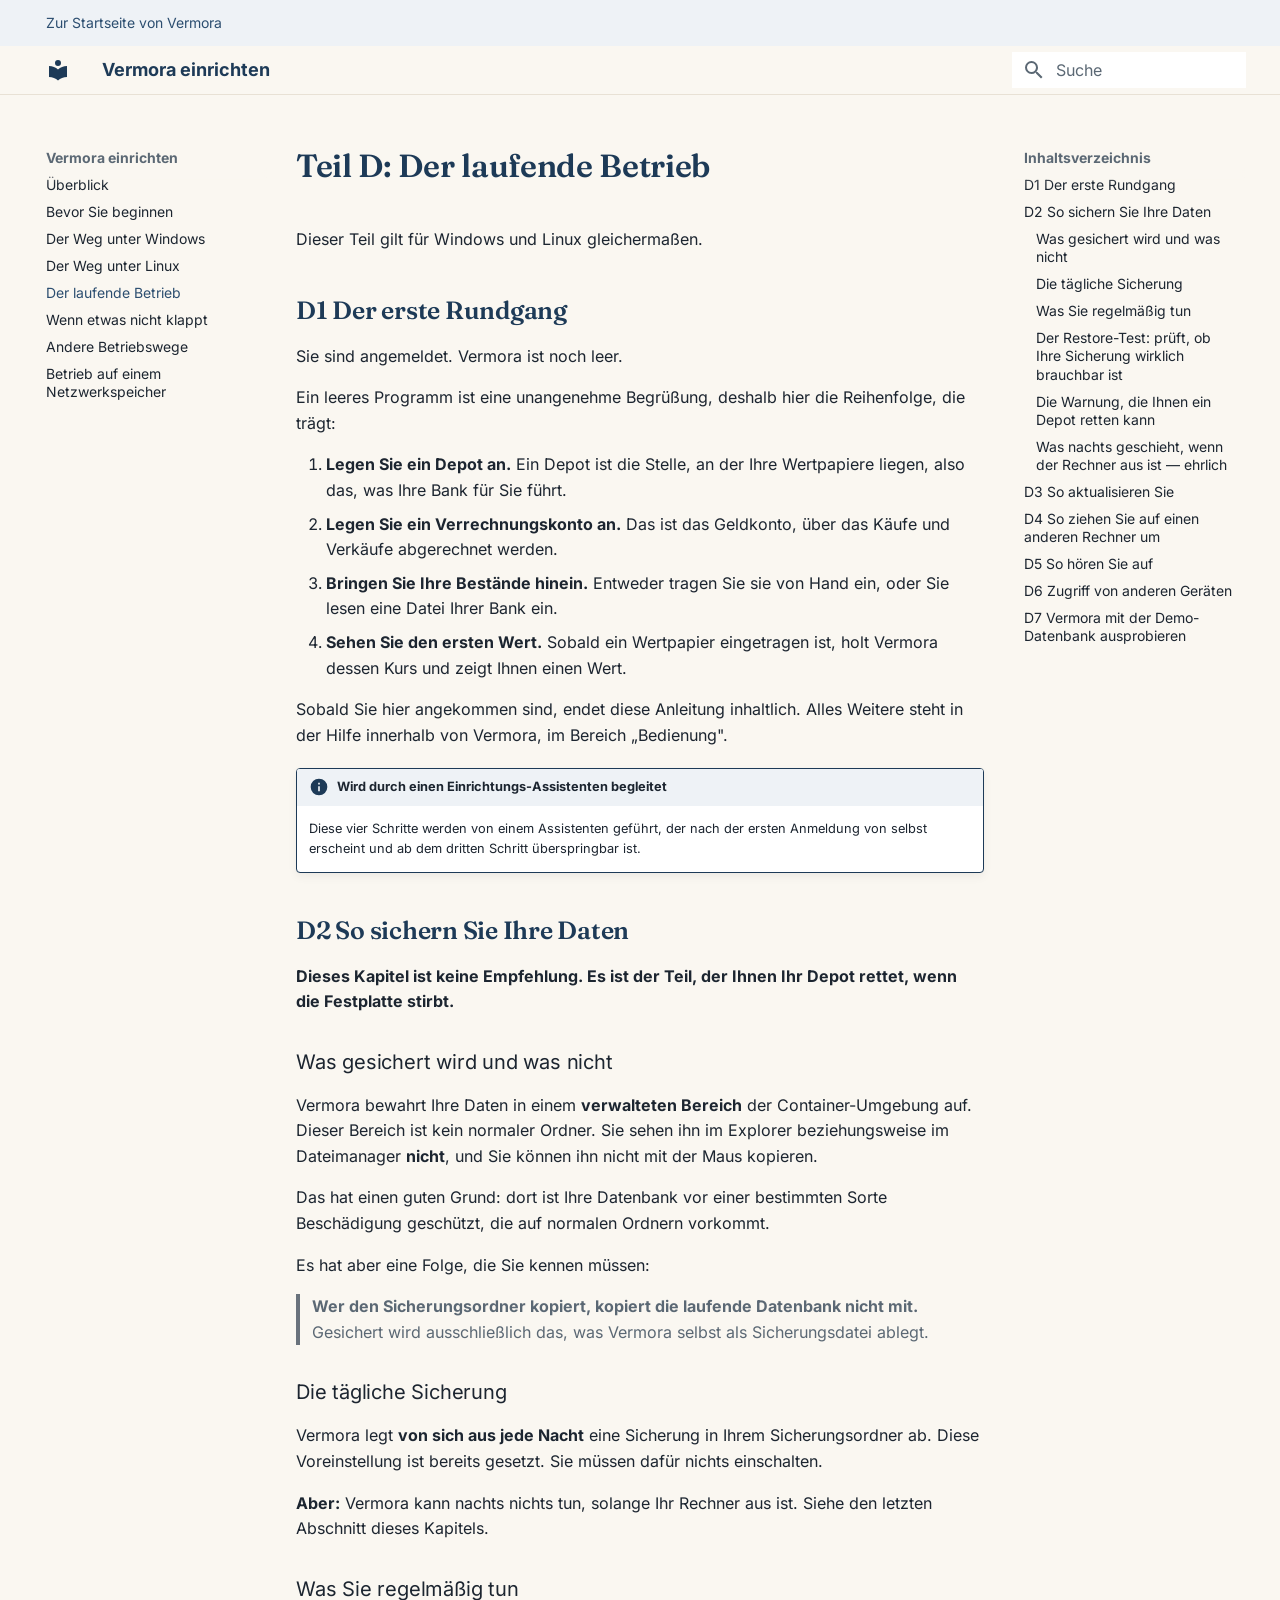
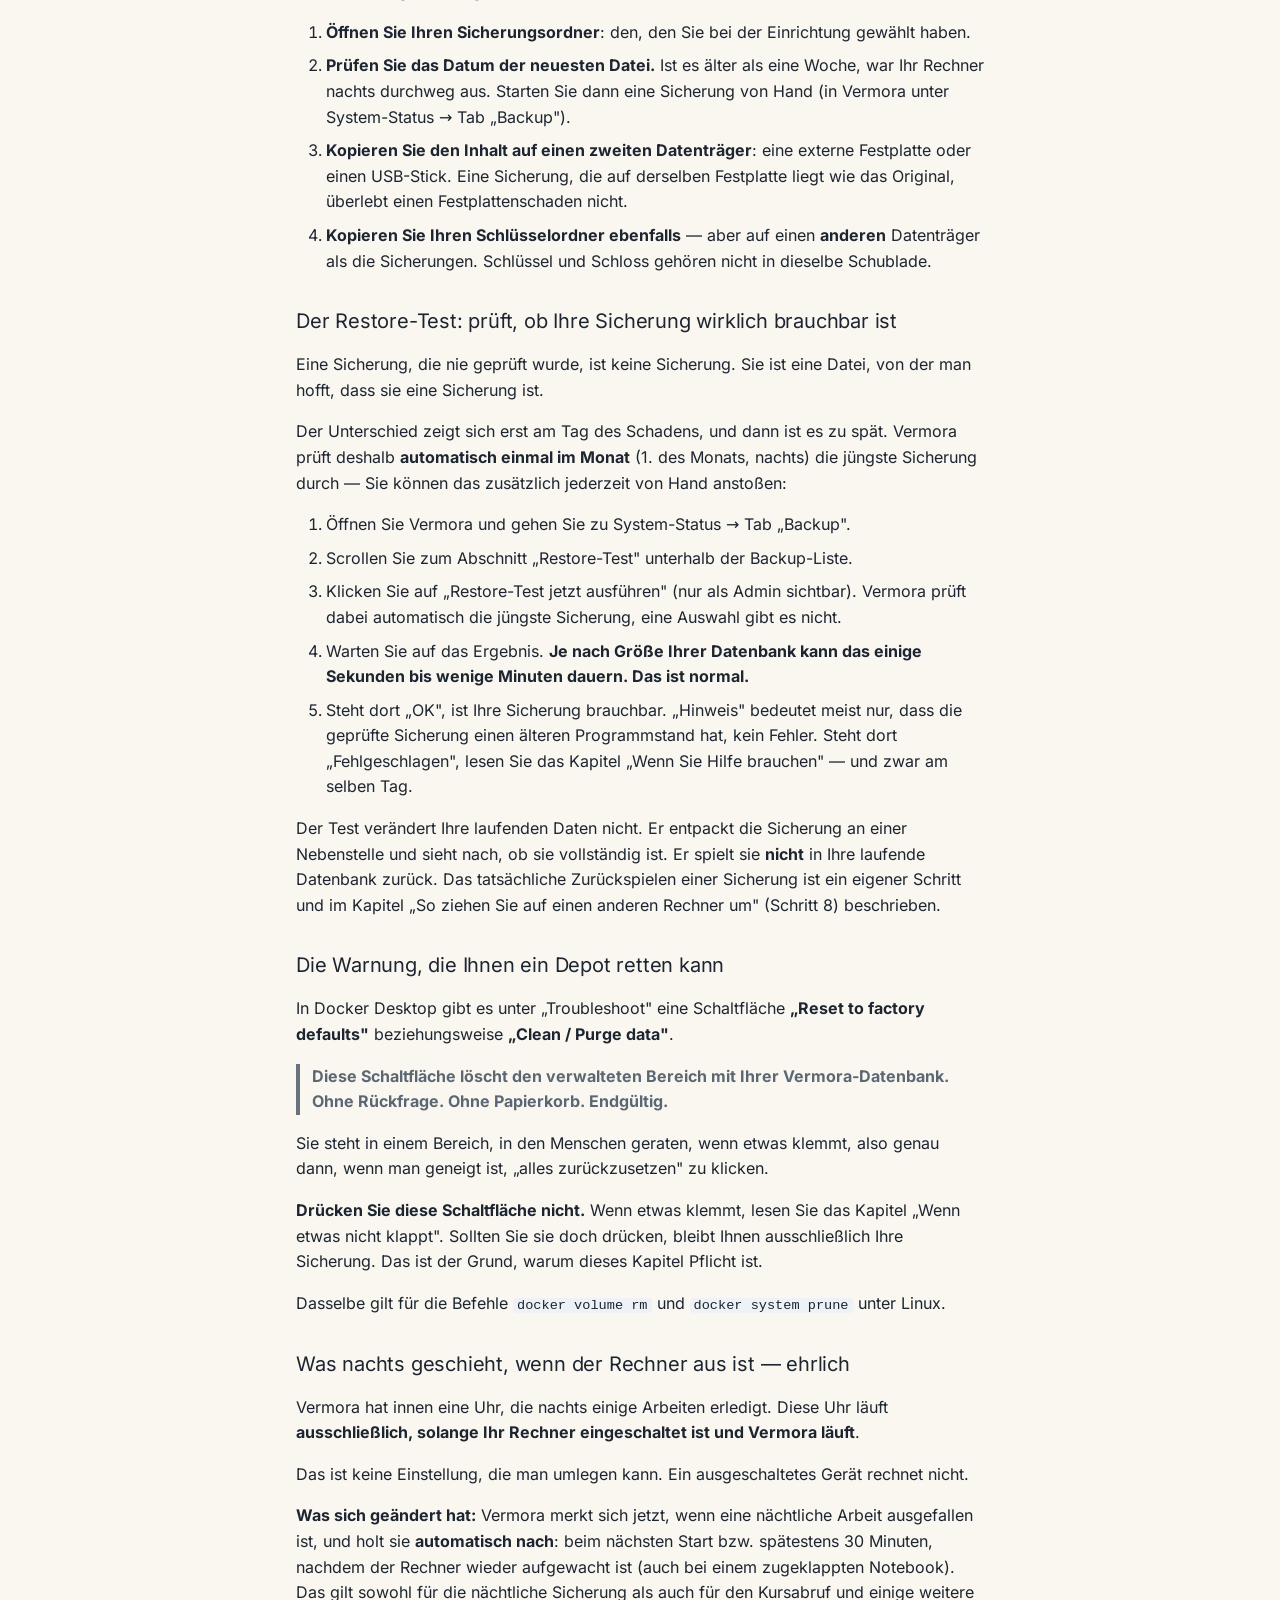
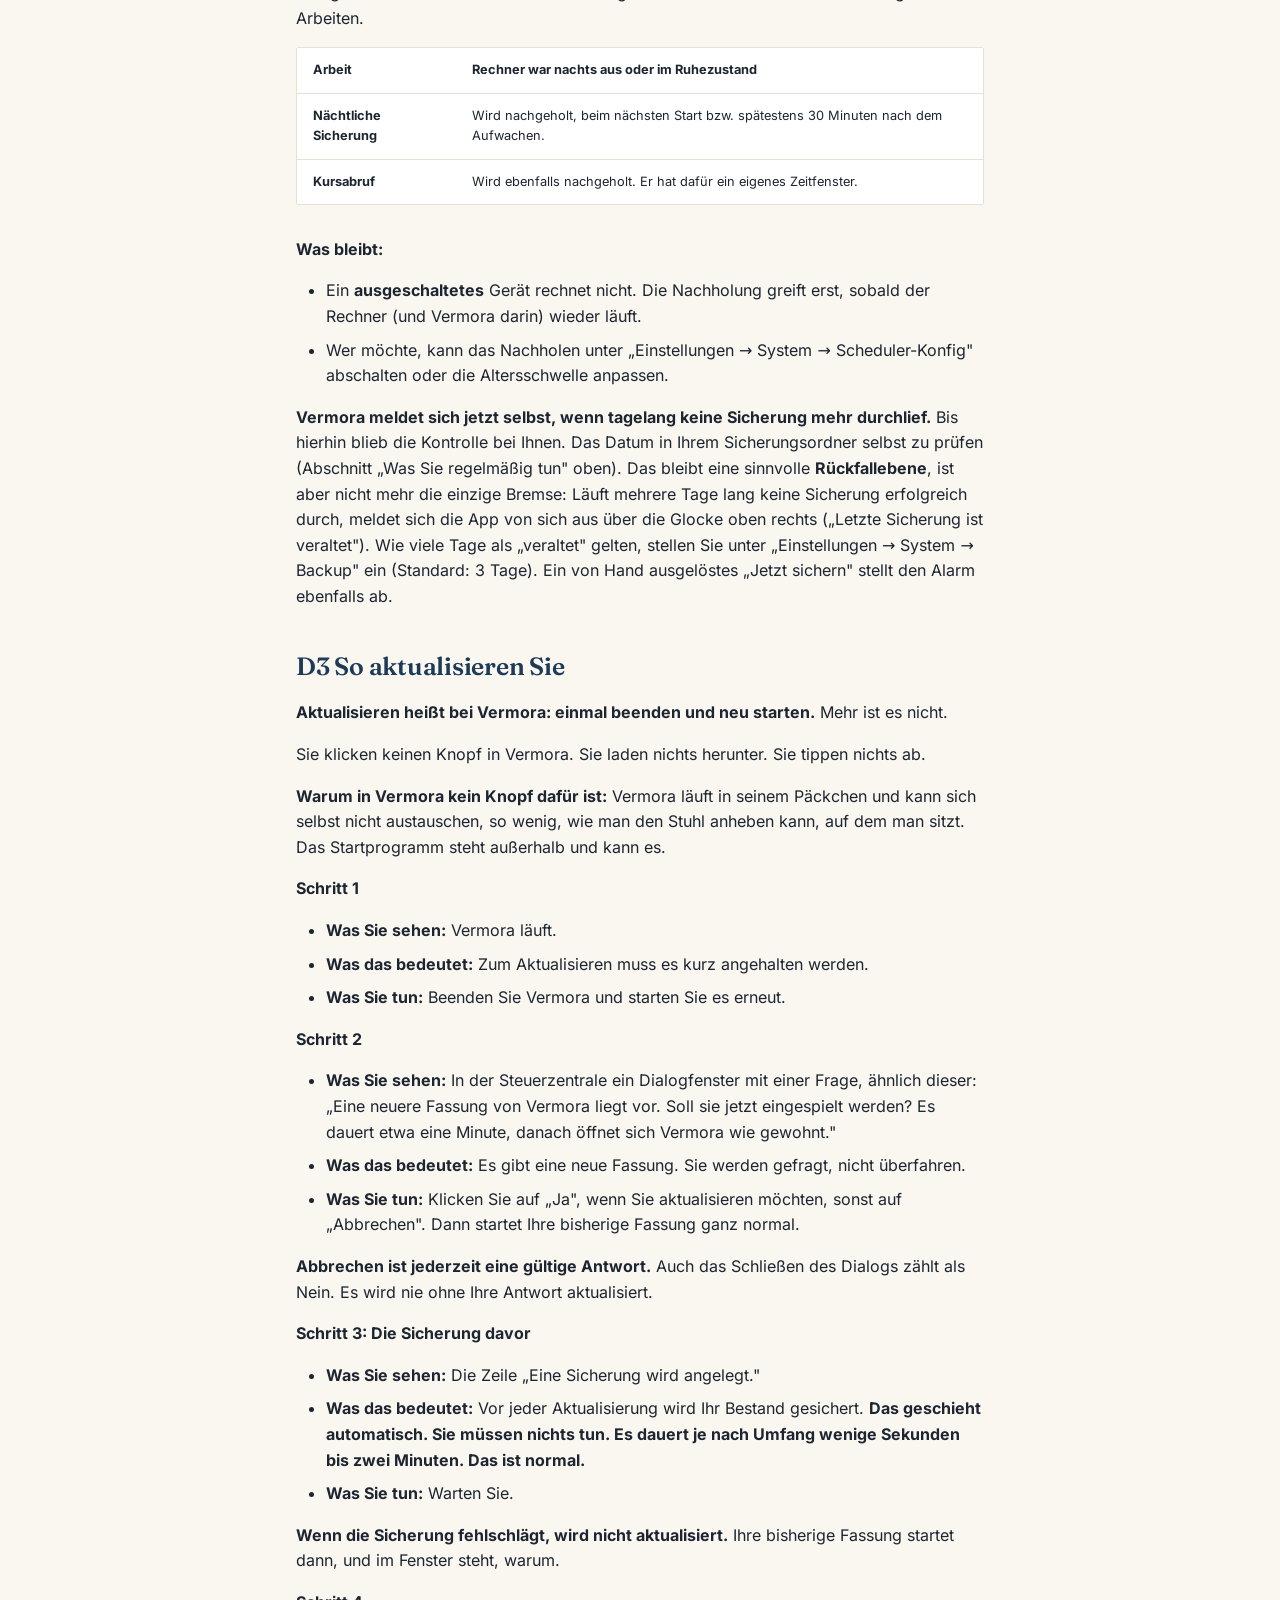
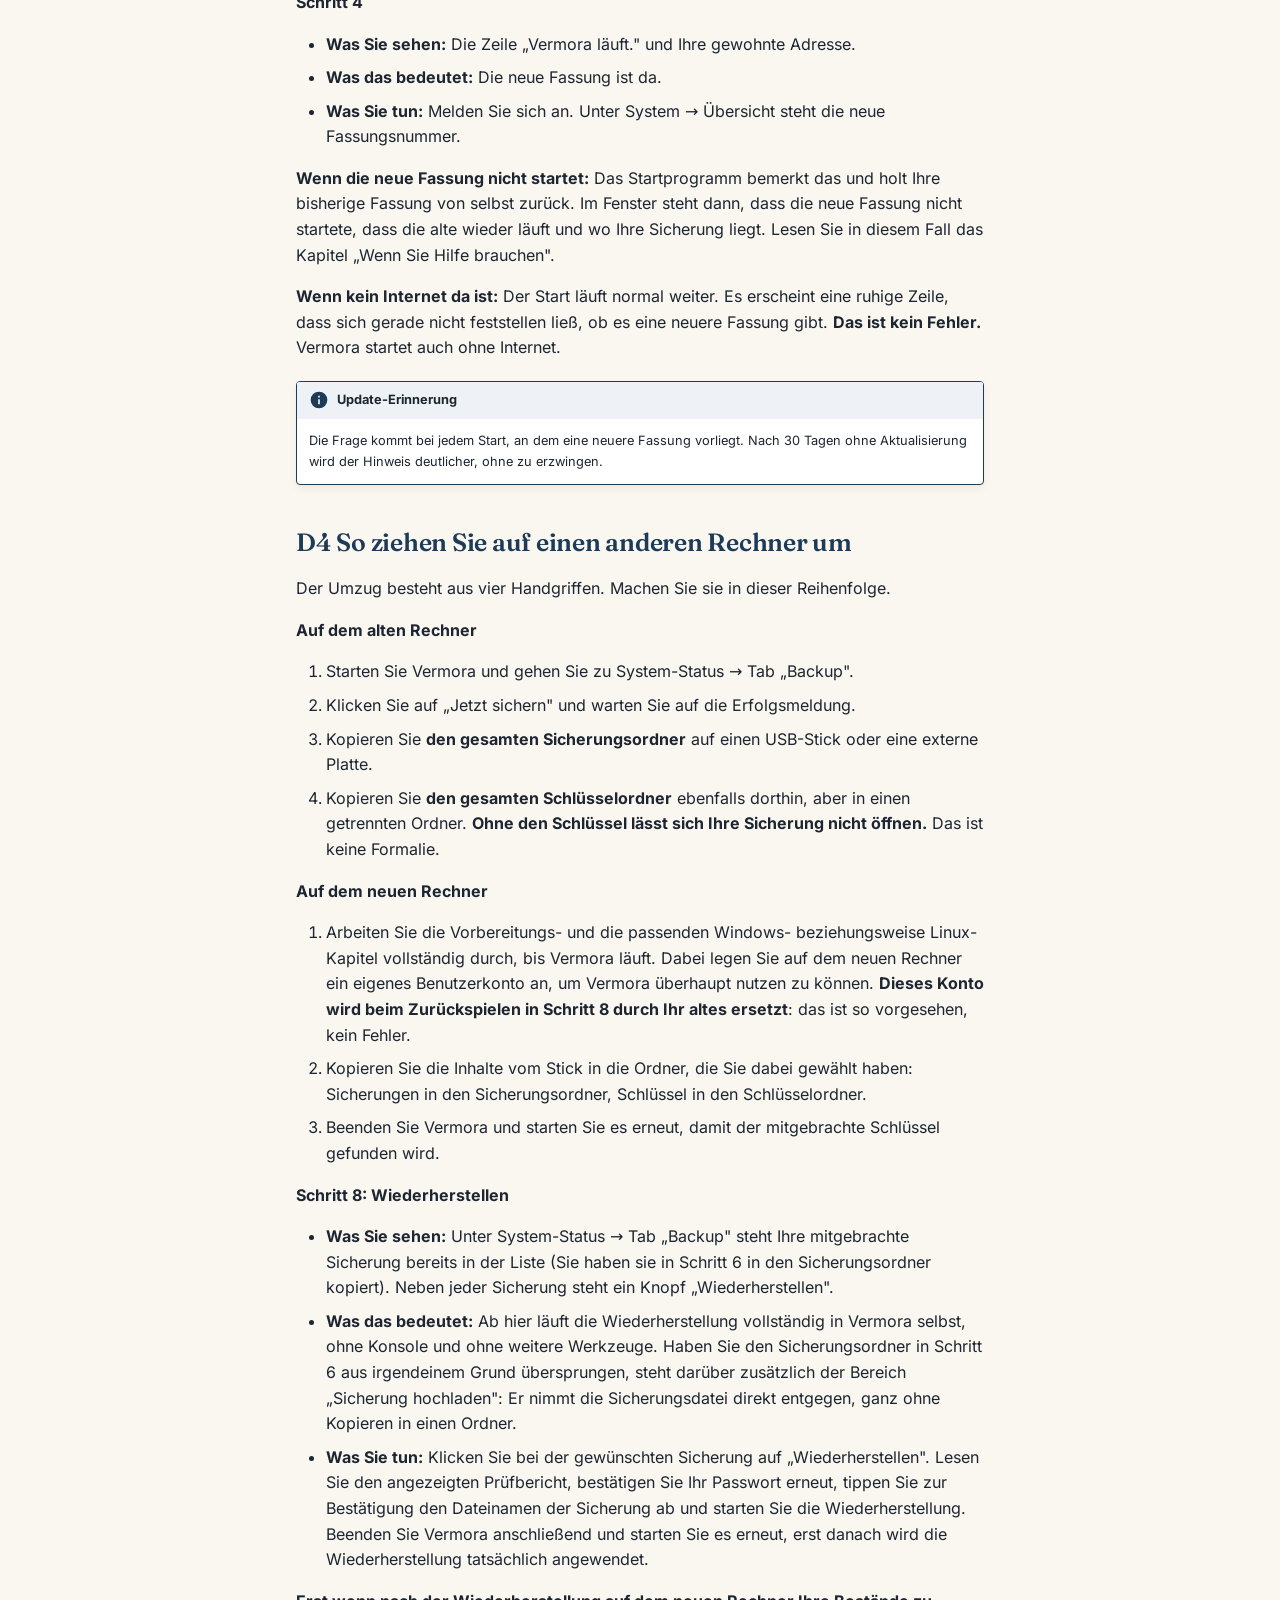
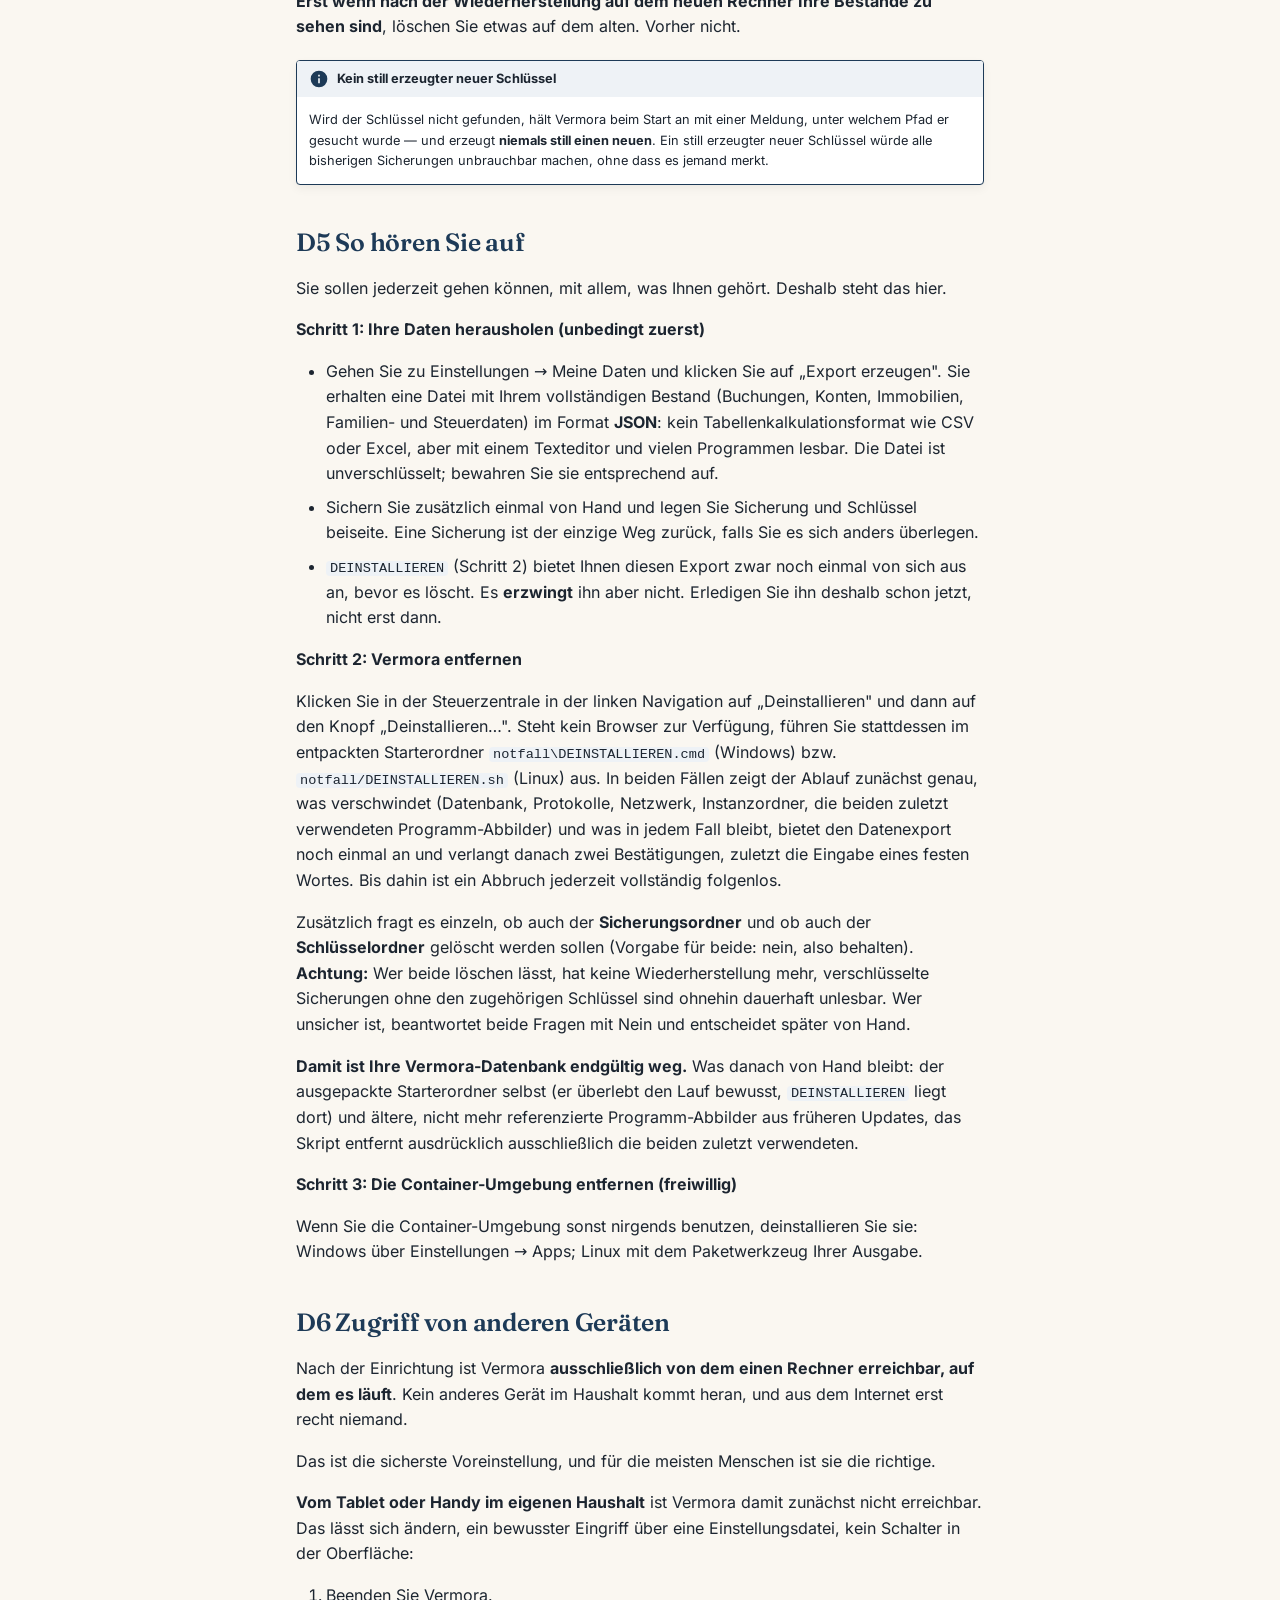
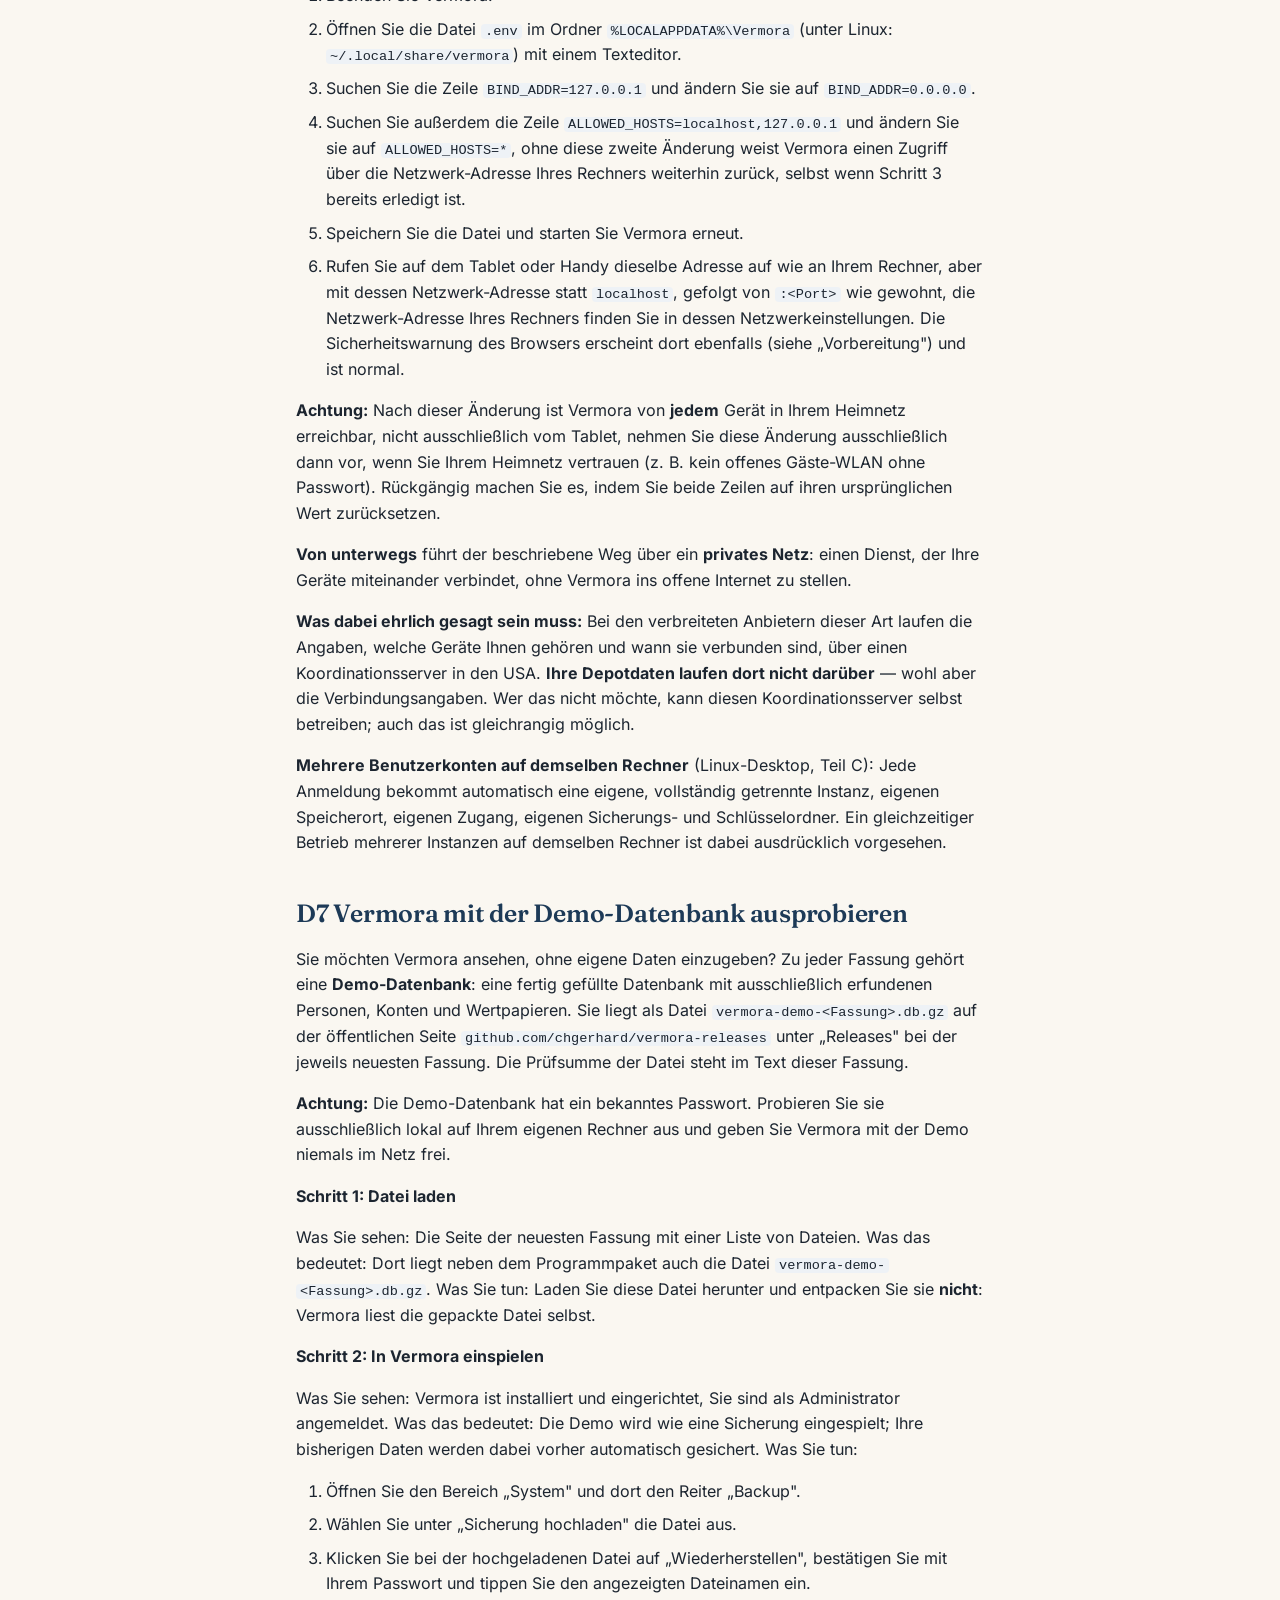
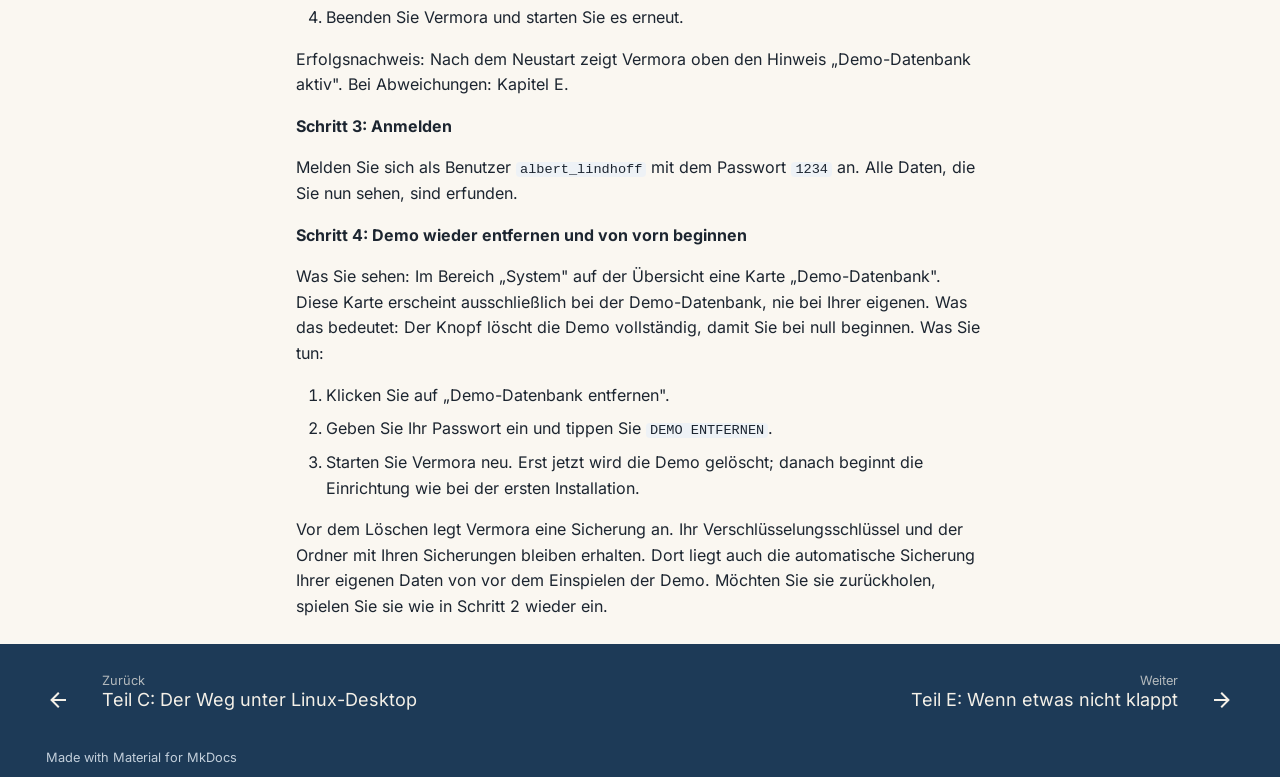
<file: anleitung/d-betrieb/index.html>
<!doctype html>
<html lang="de" class="no-js">
  <head>
    
      <meta charset="utf-8">
      <meta name="viewport" content="width=device-width,initial-scale=1">
      
        <meta name="description" content="Vermora im laufenden Betrieb: Updates einspielen, Datensicherung anlegen, Zugangsdaten verwalten und die Anwendung zuverlässig am Laufen halten.">
      
      
      
        <link rel="canonical" href="https://vermora.de/anleitung/d-betrieb/">
      
      
        <link rel="prev" href="../c-linux/">
      
      
        <link rel="next" href="../e-wenn-etwas-nicht-klappt/">
      
      
        
      
      
      <link rel="icon" href="/assets/favicon.svg">
      <meta name="generator" content="mkdocs-1.6.1, mkdocs-material-9.8.1">
    
    
      
        <title>Teil D: Der laufende Betrieb - Vermora einrichten</title>
      
    
    
      <link rel="stylesheet" href="../assets/stylesheets/main.57a0d79d.min.css">
      
        
        <link rel="stylesheet" href="../assets/stylesheets/palette.fb2fffe2.min.css">
      
      


    
    
      
    
    
      
    
    
      <link rel="stylesheet" href="../../assets/tokens.css">
    
      <link rel="stylesheet" href="../../assets/fonts.css">
    
      <link rel="stylesheet" href="../../assets/marke.css">
    
    <script>__md_scope=new URL("..",location),__md_hash=e=>[...e].reduce(((e,_)=>(e<<5)-e+_.charCodeAt(0)),0),__md_get=(e,_=localStorage,t=__md_scope)=>JSON.parse(_.getItem(t.pathname+"."+e)),__md_set=(e,_,t=localStorage,a=__md_scope)=>{try{t.setItem(a.pathname+"."+e,JSON.stringify(_))}catch(e){}}</script>
    
      

    
    
  
  
  <meta property="og:type" content="website">
  <meta property="og:site_name" content="Vermora">
  <meta property="og:locale" content="de_DE">
  <meta property="og:title" content="Teil D: Der laufende Betrieb — Vermora einrichten">
  <meta property="og:description" content="Vermora im laufenden Betrieb: Updates einspielen, Datensicherung anlegen, Zugangsdaten verwalten und die Anwendung zuverlässig am Laufen halten.">
  <meta property="og:url" content="https://vermora.de/anleitung/d-betrieb/">
  <meta property="og:image" content="https://vermora.de/assets/bildstrecke/01-gesamtwert.webp">
  <meta property="og:image:width" content="1440">
  <meta property="og:image:height" content="900">
  <meta property="og:image:alt" content="Vermora: Gesamtwert eines Beispielvermögens im Zeitverlauf (erfundene Beispieldaten)">
  <meta name="twitter:card" content="summary_large_image">
  

  </head>
  
  
    
    
    
    
    
    <body dir="ltr" data-md-color-scheme="default" data-md-color-primary="indigo" data-md-color-accent="indigo">
  
    
    <input class="md-toggle" data-md-toggle="drawer" type="checkbox" id="__drawer" autocomplete="off">
    <input class="md-toggle" data-md-toggle="search" type="checkbox" id="__search" autocomplete="off">
    <label class="md-overlay" for="__drawer"></label>
    <div data-md-component="skip">
      
        
        <a href="#teil-d-der-laufende-betrieb" class="md-skip">
          Zum Inhalt
        </a>
      
    </div>
    <div data-md-component="announce">
      
        <aside class="md-banner">
          <div class="md-banner__inner md-grid md-typeset">
            
            
  <a href="/">Zur Startseite von Vermora</a>

          </div>
          
        </aside>
      
    </div>
    
    
      

  

<header class="md-header md-header--shadow" data-md-component="header">
  <nav class="md-header__inner md-grid" aria-label="Kopfzeile">
    <a href="/" title="Vermora einrichten" class="md-header__button md-logo" aria-label="Vermora einrichten" data-md-component="logo">
      
  
  <svg xmlns="http://www.w3.org/2000/svg" viewBox="0 0 24 24"><path d="M12 8a3 3 0 0 0 3-3 3 3 0 0 0-3-3 3 3 0 0 0-3 3 3 3 0 0 0 3 3m0 3.54C9.64 9.35 6.5 8 3 8v11c3.5 0 6.64 1.35 9 3.54 2.36-2.19 5.5-3.54 9-3.54V8c-3.5 0-6.64 1.35-9 3.54"/></svg>

    </a>
    <label class="md-header__button md-icon" for="__drawer">
      
      <svg xmlns="http://www.w3.org/2000/svg" viewBox="0 0 24 24"><path d="M3 6h18v2H3zm0 5h18v2H3zm0 5h18v2H3z"/></svg>
    </label>
    <div class="md-header__title" data-md-component="header-title">
      <div class="md-header__ellipsis">
        <div class="md-header__topic">
          <span class="md-ellipsis">
            Vermora einrichten
          </span>
        </div>
        <div class="md-header__topic" data-md-component="header-topic">
          <span class="md-ellipsis">
            
              Teil D: Der laufende Betrieb
            
          </span>
        </div>
      </div>
    </div>
    
      
    
    
    
    
      
      
        <label class="md-header__button md-icon" for="__search">
          
          <svg xmlns="http://www.w3.org/2000/svg" viewBox="0 0 24 24"><path d="M9.5 3A6.5 6.5 0 0 1 16 9.5c0 1.61-.59 3.09-1.56 4.23l.27.27h.79l5 5-1.5 1.5-5-5v-.79l-.27-.27A6.52 6.52 0 0 1 9.5 16 6.5 6.5 0 0 1 3 9.5 6.5 6.5 0 0 1 9.5 3m0 2C7 5 5 7 5 9.5S7 14 9.5 14 14 12 14 9.5 12 5 9.5 5"/></svg>
        </label>
        <div class="md-search" data-md-component="search" role="dialog">
  <label class="md-search__overlay" for="__search"></label>
  <div class="md-search__inner" role="search">
    <form class="md-search__form" name="search">
      <input type="text" class="md-search__input" name="query" aria-label="Suche" placeholder="Suche" autocapitalize="off" autocorrect="off" autocomplete="off" spellcheck="false" data-md-component="search-query" required>
      <label class="md-search__icon md-icon" for="__search">
        
        <svg xmlns="http://www.w3.org/2000/svg" viewBox="0 0 24 24"><path d="M9.5 3A6.5 6.5 0 0 1 16 9.5c0 1.61-.59 3.09-1.56 4.23l.27.27h.79l5 5-1.5 1.5-5-5v-.79l-.27-.27A6.52 6.52 0 0 1 9.5 16 6.5 6.5 0 0 1 3 9.5 6.5 6.5 0 0 1 9.5 3m0 2C7 5 5 7 5 9.5S7 14 9.5 14 14 12 14 9.5 12 5 9.5 5"/></svg>
        
        <svg xmlns="http://www.w3.org/2000/svg" viewBox="0 0 24 24"><path d="M20 11v2H8l5.5 5.5-1.42 1.42L4.16 12l7.92-7.92L13.5 5.5 8 11z"/></svg>
      </label>
      <nav class="md-search__options" aria-label="Suche">
        
        <button type="reset" class="md-search__icon md-icon" title="Zurücksetzen" aria-label="Zurücksetzen" tabindex="-1">
          
          <svg xmlns="http://www.w3.org/2000/svg" viewBox="0 0 24 24"><path d="M19 6.41 17.59 5 12 10.59 6.41 5 5 6.41 10.59 12 5 17.59 6.41 19 12 13.41 17.59 19 19 17.59 13.41 12z"/></svg>
        </button>
      </nav>
      
        <div class="md-search__suggest" data-md-component="search-suggest"></div>
      
    </form>
    <div class="md-search__output">
      <div class="md-search__scrollwrap" tabindex="0" data-md-scrollfix>
        <div class="md-search-result" data-md-component="search-result">
          <div class="md-search-result__meta">
            Suche wird initialisiert
          </div>
          <ol class="md-search-result__list" role="presentation"></ol>
        </div>
      </div>
    </div>
  </div>
</div>
      
    
    
  </nav>
  
</header>
    
    <div class="md-container" data-md-component="container">
      
      
        
          
        
      
      <main class="md-main" data-md-component="main">
        <div class="md-main__inner md-grid">
          
            
              
              <div class="md-sidebar md-sidebar--primary" data-md-component="sidebar" data-md-type="navigation" >
                <div class="md-sidebar__scrollwrap">
                  <div class="md-sidebar__inner">
                    



<nav class="md-nav md-nav--primary" aria-label="Navigation" data-md-level="0">
  <label class="md-nav__title" for="__drawer">
    <a href="/" title="Vermora einrichten" class="md-nav__button md-logo" aria-label="Vermora einrichten" data-md-component="logo">
      
  
  <svg xmlns="http://www.w3.org/2000/svg" viewBox="0 0 24 24"><path d="M12 8a3 3 0 0 0 3-3 3 3 0 0 0-3-3 3 3 0 0 0-3 3 3 3 0 0 0 3 3m0 3.54C9.64 9.35 6.5 8 3 8v11c3.5 0 6.64 1.35 9 3.54 2.36-2.19 5.5-3.54 9-3.54V8c-3.5 0-6.64 1.35-9 3.54"/></svg>

    </a>
    Vermora einrichten
  </label>
  
  <ul class="md-nav__list" data-md-scrollfix>
    
      
      
  
  
  
  
    <li class="md-nav__item">
      <a href="../00-ueberblick/" class="md-nav__link">
        
  
  
  <span class="md-ellipsis">
    
  
    Überblick
  

    
  </span>
  
  

      </a>
    </li>
  

    
      
      
  
  
  
  
    
    
      
        
          
        
      
    
    
    
    
    <li class="md-nav__item md-nav__item--nested">
      
        
        
        <input class="md-nav__toggle md-toggle " type="checkbox" id="__nav_2" >
        
          
          <div class="md-nav__link md-nav__container">
            <a href="../a-vorbereitung/" class="md-nav__link ">
              
  
  
  <span class="md-ellipsis">
    
  
    Bevor Sie beginnen
  

    
  </span>
  
  

            </a>
            
          </div>
        
        <nav class="md-nav" data-md-level="1" aria-labelledby="__nav_2_label" aria-expanded="false">
          <label class="md-nav__title" for="__nav_2">
            <span class="md-nav__icon md-icon"></span>
            
  
    Bevor Sie beginnen
  

          </label>
          <ul class="md-nav__list" data-md-scrollfix>
            
              
            
          </ul>
        </nav>
      
    </li>
  

    
      
      
  
  
  
  
    
    
      
        
          
        
      
    
    
    
    
    <li class="md-nav__item md-nav__item--nested">
      
        
        
        <input class="md-nav__toggle md-toggle " type="checkbox" id="__nav_3" >
        
          
          <div class="md-nav__link md-nav__container">
            <a href="../b-windows/" class="md-nav__link ">
              
  
  
  <span class="md-ellipsis">
    
  
    Der Weg unter Windows
  

    
  </span>
  
  

            </a>
            
          </div>
        
        <nav class="md-nav" data-md-level="1" aria-labelledby="__nav_3_label" aria-expanded="false">
          <label class="md-nav__title" for="__nav_3">
            <span class="md-nav__icon md-icon"></span>
            
  
    Der Weg unter Windows
  

          </label>
          <ul class="md-nav__list" data-md-scrollfix>
            
              
            
          </ul>
        </nav>
      
    </li>
  

    
      
      
  
  
  
  
    
    
      
        
          
        
      
    
    
    
    
    <li class="md-nav__item md-nav__item--nested">
      
        
        
        <input class="md-nav__toggle md-toggle " type="checkbox" id="__nav_4" >
        
          
          <div class="md-nav__link md-nav__container">
            <a href="../c-linux/" class="md-nav__link ">
              
  
  
  <span class="md-ellipsis">
    
  
    Der Weg unter Linux
  

    
  </span>
  
  

            </a>
            
          </div>
        
        <nav class="md-nav" data-md-level="1" aria-labelledby="__nav_4_label" aria-expanded="false">
          <label class="md-nav__title" for="__nav_4">
            <span class="md-nav__icon md-icon"></span>
            
  
    Der Weg unter Linux
  

          </label>
          <ul class="md-nav__list" data-md-scrollfix>
            
              
            
          </ul>
        </nav>
      
    </li>
  

    
      
      
  
  
    
  
  
  
    
    
      
        
          
        
      
    
    
    
    
    <li class="md-nav__item md-nav__item--active md-nav__item--nested">
      
        
        
        <input class="md-nav__toggle md-toggle " type="checkbox" id="__nav_5" checked>
        
          
          <div class="md-nav__link md-nav__container">
            <a href="./" class="md-nav__link md-nav__link--active">
              
  
  
  <span class="md-ellipsis">
    
  
    Der laufende Betrieb
  

    
  </span>
  
  

            </a>
            
          </div>
        
        <nav class="md-nav" data-md-level="1" aria-labelledby="__nav_5_label" aria-expanded="true">
          <label class="md-nav__title" for="__nav_5">
            <span class="md-nav__icon md-icon"></span>
            
  
    Der laufende Betrieb
  

          </label>
          <ul class="md-nav__list" data-md-scrollfix>
            
              
            
          </ul>
        </nav>
      
    </li>
  

    
      
      
  
  
  
  
    
    
      
        
          
        
      
    
    
    
    
    <li class="md-nav__item md-nav__item--nested">
      
        
        
        <input class="md-nav__toggle md-toggle " type="checkbox" id="__nav_6" >
        
          
          <div class="md-nav__link md-nav__container">
            <a href="../e-wenn-etwas-nicht-klappt/" class="md-nav__link ">
              
  
  
  <span class="md-ellipsis">
    
  
    Wenn etwas nicht klappt
  

    
  </span>
  
  

            </a>
            
          </div>
        
        <nav class="md-nav" data-md-level="1" aria-labelledby="__nav_6_label" aria-expanded="false">
          <label class="md-nav__title" for="__nav_6">
            <span class="md-nav__icon md-icon"></span>
            
  
    Wenn etwas nicht klappt
  

          </label>
          <ul class="md-nav__list" data-md-scrollfix>
            
              
            
          </ul>
        </nav>
      
    </li>
  

    
      
      
  
  
  
  
    
    
      
        
          
        
      
    
    
    
    
    <li class="md-nav__item md-nav__item--nested">
      
        
        
        <input class="md-nav__toggle md-toggle " type="checkbox" id="__nav_7" >
        
          
          <div class="md-nav__link md-nav__container">
            <a href="../f-andere-wege/" class="md-nav__link ">
              
  
  
  <span class="md-ellipsis">
    
  
    Andere Betriebswege
  

    
  </span>
  
  

            </a>
            
          </div>
        
        <nav class="md-nav" data-md-level="1" aria-labelledby="__nav_7_label" aria-expanded="false">
          <label class="md-nav__title" for="__nav_7">
            <span class="md-nav__icon md-icon"></span>
            
  
    Andere Betriebswege
  

          </label>
          <ul class="md-nav__list" data-md-scrollfix>
            
              
            
          </ul>
        </nav>
      
    </li>
  

    
      
      
  
  
  
  
    
    
      
        
          
        
      
    
    
    
    
    <li class="md-nav__item md-nav__item--nested">
      
        
        
        <input class="md-nav__toggle md-toggle " type="checkbox" id="__nav_8" >
        
          
          <div class="md-nav__link md-nav__container">
            <a href="../g-netzwerkspeicher/" class="md-nav__link ">
              
  
  
  <span class="md-ellipsis">
    
  
    Betrieb auf einem Netzwerkspeicher
  

    
  </span>
  
  

            </a>
            
          </div>
        
        <nav class="md-nav" data-md-level="1" aria-labelledby="__nav_8_label" aria-expanded="false">
          <label class="md-nav__title" for="__nav_8">
            <span class="md-nav__icon md-icon"></span>
            
  
    Betrieb auf einem Netzwerkspeicher
  

          </label>
          <ul class="md-nav__list" data-md-scrollfix>
            
              
            
          </ul>
        </nav>
      
    </li>
  

    
  </ul>
</nav>
                  </div>
                </div>
              </div>
            
            
              
              <div class="md-sidebar md-sidebar--secondary" data-md-component="sidebar" data-md-type="toc" >
                <div class="md-sidebar__scrollwrap">
                  <div class="md-sidebar__inner">
                    

<nav class="md-nav md-nav--secondary" aria-label="Inhaltsverzeichnis">
  
  
  
    
  
  
    <label class="md-nav__title" for="__toc">
      <span class="md-nav__icon md-icon"></span>
      Inhaltsverzeichnis
    </label>
    <ul class="md-nav__list" data-md-component="toc" data-md-scrollfix>
      
        <li class="md-nav__item">
  <a href="#d1-der-erste-rundgang" class="md-nav__link">
    <span class="md-ellipsis">
      
        D1 Der erste Rundgang
      
    </span>
  </a>
  
</li>
      
        <li class="md-nav__item">
  <a href="#d2-so-sichern-sie-ihre-daten" class="md-nav__link">
    <span class="md-ellipsis">
      
        D2 So sichern Sie Ihre Daten
      
    </span>
  </a>
  
    <nav class="md-nav" aria-label="D2 So sichern Sie Ihre Daten">
      <ul class="md-nav__list">
        
          <li class="md-nav__item">
  <a href="#was-gesichert-wird-und-was-nicht" class="md-nav__link">
    <span class="md-ellipsis">
      
        Was gesichert wird und was nicht
      
    </span>
  </a>
  
</li>
        
          <li class="md-nav__item">
  <a href="#die-tagliche-sicherung" class="md-nav__link">
    <span class="md-ellipsis">
      
        Die tägliche Sicherung
      
    </span>
  </a>
  
</li>
        
          <li class="md-nav__item">
  <a href="#was-sie-regelmaig-tun" class="md-nav__link">
    <span class="md-ellipsis">
      
        Was Sie regelmäßig tun
      
    </span>
  </a>
  
</li>
        
          <li class="md-nav__item">
  <a href="#der-restore-test-pruft-ob-ihre-sicherung-wirklich-brauchbar-ist" class="md-nav__link">
    <span class="md-ellipsis">
      
        Der Restore-Test: prüft, ob Ihre Sicherung wirklich brauchbar ist
      
    </span>
  </a>
  
</li>
        
          <li class="md-nav__item">
  <a href="#die-warnung-die-ihnen-ein-depot-retten-kann" class="md-nav__link">
    <span class="md-ellipsis">
      
        Die Warnung, die Ihnen ein Depot retten kann
      
    </span>
  </a>
  
</li>
        
          <li class="md-nav__item">
  <a href="#was-nachts-geschieht-wenn-der-rechner-aus-ist-ehrlich" class="md-nav__link">
    <span class="md-ellipsis">
      
        Was nachts geschieht, wenn der Rechner aus ist — ehrlich
      
    </span>
  </a>
  
</li>
        
      </ul>
    </nav>
  
</li>
      
        <li class="md-nav__item">
  <a href="#d3-so-aktualisieren-sie" class="md-nav__link">
    <span class="md-ellipsis">
      
        D3 So aktualisieren Sie
      
    </span>
  </a>
  
</li>
      
        <li class="md-nav__item">
  <a href="#d4-so-ziehen-sie-auf-einen-anderen-rechner-um" class="md-nav__link">
    <span class="md-ellipsis">
      
        D4 So ziehen Sie auf einen anderen Rechner um
      
    </span>
  </a>
  
</li>
      
        <li class="md-nav__item">
  <a href="#d5-so-horen-sie-auf" class="md-nav__link">
    <span class="md-ellipsis">
      
        D5 So hören Sie auf
      
    </span>
  </a>
  
</li>
      
        <li class="md-nav__item">
  <a href="#d6-zugriff-von-anderen-geraten" class="md-nav__link">
    <span class="md-ellipsis">
      
        D6 Zugriff von anderen Geräten
      
    </span>
  </a>
  
</li>
      
        <li class="md-nav__item">
  <a href="#d7-vermora-mit-der-demo-datenbank-ausprobieren" class="md-nav__link">
    <span class="md-ellipsis">
      
        D7 Vermora mit der Demo-Datenbank ausprobieren
      
    </span>
  </a>
  
</li>
      
    </ul>
  
</nav>
                  </div>
                </div>
              </div>
            
          
          
            <div class="md-content" data-md-component="content">
              
              <article class="md-content__inner md-typeset">
                
                  



<h1 id="teil-d-der-laufende-betrieb">Teil D: Der laufende Betrieb<a class="headerlink" href="#teil-d-der-laufende-betrieb" title="Permanent link">&para;</a></h1>
<p>Dieser Teil gilt für Windows und Linux gleichermaßen.</p>
<h2 id="d1-der-erste-rundgang">D1 Der erste Rundgang<a class="headerlink" href="#d1-der-erste-rundgang" title="Permanent link">&para;</a></h2>
<p>Sie sind angemeldet. Vermora ist noch leer.</p>
<p>Ein leeres Programm ist eine unangenehme Begrüßung, deshalb hier die Reihenfolge, die
trägt:</p>
<ol>
<li><strong>Legen Sie ein Depot an.</strong> Ein Depot ist die Stelle, an der Ihre Wertpapiere liegen,
   also das, was Ihre Bank für Sie führt.</li>
<li><strong>Legen Sie ein Verrechnungskonto an.</strong> Das ist das Geldkonto, über das Käufe und
   Verkäufe abgerechnet werden.</li>
<li><strong>Bringen Sie Ihre Bestände hinein.</strong> Entweder tragen Sie sie von Hand ein, oder Sie
   lesen eine Datei Ihrer Bank ein.</li>
<li><strong>Sehen Sie den ersten Wert.</strong> Sobald ein Wertpapier eingetragen ist, holt Vermora
   dessen Kurs und zeigt Ihnen einen Wert.</li>
</ol>
<p>Sobald Sie hier angekommen sind, endet diese Anleitung inhaltlich. Alles Weitere steht in
der Hilfe innerhalb von Vermora, im Bereich „Bedienung".</p>
<div class="admonition info">
<p class="admonition-title">Wird durch einen Einrichtungs-Assistenten begleitet</p>
<p>Diese vier Schritte werden von einem Assistenten geführt, der nach der ersten
Anmeldung von selbst erscheint und ab dem dritten Schritt überspringbar ist.</p>
</div>
<h2 id="d2-so-sichern-sie-ihre-daten">D2 So sichern Sie Ihre Daten<a class="headerlink" href="#d2-so-sichern-sie-ihre-daten" title="Permanent link">&para;</a></h2>
<p><strong>Dieses Kapitel ist keine Empfehlung. Es ist der Teil, der Ihnen Ihr Depot rettet, wenn
die Festplatte stirbt.</strong></p>
<h3 id="was-gesichert-wird-und-was-nicht">Was gesichert wird und was nicht<a class="headerlink" href="#was-gesichert-wird-und-was-nicht" title="Permanent link">&para;</a></h3>
<p>Vermora bewahrt Ihre Daten in einem <strong>verwalteten Bereich</strong> der Container-Umgebung auf.
Dieser Bereich ist kein normaler Ordner. Sie sehen ihn im Explorer beziehungsweise im
Dateimanager <strong>nicht</strong>, und Sie können ihn nicht mit der Maus kopieren.</p>
<p>Das hat einen guten Grund: dort ist Ihre Datenbank vor einer bestimmten Sorte
Beschädigung geschützt, die auf normalen Ordnern vorkommt.</p>
<p>Es hat aber eine Folge, die Sie kennen müssen:</p>
<blockquote>
<p><strong>Wer den Sicherungsordner kopiert, kopiert die laufende Datenbank nicht mit.</strong>
Gesichert wird ausschließlich das, was Vermora selbst als Sicherungsdatei ablegt.</p>
</blockquote>
<h3 id="die-tagliche-sicherung">Die tägliche Sicherung<a class="headerlink" href="#die-tagliche-sicherung" title="Permanent link">&para;</a></h3>
<p>Vermora legt <strong>von sich aus jede Nacht</strong> eine Sicherung in Ihrem Sicherungsordner ab.
Diese Voreinstellung ist bereits gesetzt. Sie müssen dafür nichts einschalten.</p>
<p><strong>Aber:</strong> Vermora kann nachts nichts tun, solange Ihr Rechner aus ist. Siehe den letzten
Abschnitt dieses Kapitels.</p>
<h3 id="was-sie-regelmaig-tun">Was Sie regelmäßig tun<a class="headerlink" href="#was-sie-regelmaig-tun" title="Permanent link">&para;</a></h3>
<ol>
<li><strong>Öffnen Sie Ihren Sicherungsordner</strong>: den, den Sie bei der Einrichtung gewählt
   haben.</li>
<li><strong>Prüfen Sie das Datum der neuesten Datei.</strong> Ist es älter als eine Woche, war Ihr
   Rechner nachts durchweg aus. Starten Sie dann eine Sicherung von Hand (in Vermora
   unter System-Status → Tab „Backup").</li>
<li><strong>Kopieren Sie den Inhalt auf einen zweiten Datenträger</strong>: eine externe Festplatte
   oder einen USB-Stick. Eine Sicherung, die auf derselben Festplatte liegt wie das
   Original, überlebt einen Festplattenschaden nicht.</li>
<li><strong>Kopieren Sie Ihren Schlüsselordner ebenfalls</strong> — aber auf einen <strong>anderen</strong>
   Datenträger als die Sicherungen. Schlüssel und Schloss gehören nicht in dieselbe
   Schublade.</li>
</ol>
<h3 id="der-restore-test-pruft-ob-ihre-sicherung-wirklich-brauchbar-ist">Der Restore-Test: prüft, ob Ihre Sicherung wirklich brauchbar ist<a class="headerlink" href="#der-restore-test-pruft-ob-ihre-sicherung-wirklich-brauchbar-ist" title="Permanent link">&para;</a></h3>
<p>Eine Sicherung, die nie geprüft wurde, ist keine Sicherung. Sie ist eine Datei, von der
man hofft, dass sie eine Sicherung ist.</p>
<p>Der Unterschied zeigt sich erst am Tag des Schadens, und dann ist es zu spät. Vermora
prüft deshalb <strong>automatisch einmal im Monat</strong> (1. des Monats, nachts) die jüngste
Sicherung durch — Sie können das zusätzlich jederzeit von Hand anstoßen:</p>
<ol>
<li>Öffnen Sie Vermora und gehen Sie zu System-Status → Tab „Backup".</li>
<li>Scrollen Sie zum Abschnitt „Restore-Test" unterhalb der Backup-Liste.</li>
<li>Klicken Sie auf „Restore-Test jetzt ausführen" (nur als Admin sichtbar). Vermora
   prüft dabei automatisch die jüngste Sicherung, eine Auswahl gibt es nicht.</li>
<li>Warten Sie auf das Ergebnis. <strong>Je nach Größe Ihrer Datenbank kann das einige
   Sekunden bis wenige Minuten dauern. Das ist normal.</strong></li>
<li>Steht dort „OK", ist Ihre Sicherung brauchbar. „Hinweis" bedeutet meist nur, dass
   die geprüfte Sicherung einen älteren Programmstand hat, kein Fehler. Steht dort
   „Fehlgeschlagen", lesen Sie das Kapitel „Wenn Sie Hilfe brauchen" — und zwar am
   selben Tag.</li>
</ol>
<p>Der Test verändert Ihre laufenden Daten nicht. Er entpackt die Sicherung an einer
Nebenstelle und sieht nach, ob sie vollständig ist. Er spielt sie <strong>nicht</strong> in Ihre
laufende Datenbank zurück. Das tatsächliche Zurückspielen einer Sicherung ist ein eigener
Schritt und im Kapitel „So ziehen Sie auf einen anderen Rechner um" (Schritt 8)
beschrieben.</p>
<h3 id="die-warnung-die-ihnen-ein-depot-retten-kann">Die Warnung, die Ihnen ein Depot retten kann<a class="headerlink" href="#die-warnung-die-ihnen-ein-depot-retten-kann" title="Permanent link">&para;</a></h3>
<p>In Docker Desktop gibt es unter „Troubleshoot" eine Schaltfläche <strong>„Reset to factory
defaults"</strong> beziehungsweise <strong>„Clean / Purge data"</strong>.</p>
<blockquote>
<p><strong>Diese Schaltfläche löscht den verwalteten Bereich mit Ihrer Vermora-Datenbank. Ohne
Rückfrage. Ohne Papierkorb. Endgültig.</strong></p>
</blockquote>
<p>Sie steht in einem Bereich, in den Menschen geraten, wenn etwas klemmt, also genau
dann, wenn man geneigt ist, „alles zurückzusetzen" zu klicken.</p>
<p><strong>Drücken Sie diese Schaltfläche nicht.</strong> Wenn etwas klemmt, lesen Sie das Kapitel „Wenn
etwas nicht klappt". Sollten Sie sie doch drücken, bleibt Ihnen ausschließlich Ihre
Sicherung. Das ist der Grund, warum dieses Kapitel Pflicht ist.</p>
<p>Dasselbe gilt für die Befehle <code>docker volume rm</code> und <code>docker system prune</code> unter Linux.</p>
<h3 id="was-nachts-geschieht-wenn-der-rechner-aus-ist-ehrlich">Was nachts geschieht, wenn der Rechner aus ist — ehrlich<a class="headerlink" href="#was-nachts-geschieht-wenn-der-rechner-aus-ist-ehrlich" title="Permanent link">&para;</a></h3>
<p>Vermora hat innen eine Uhr, die nachts einige Arbeiten erledigt. Diese Uhr läuft
<strong>ausschließlich, solange Ihr Rechner eingeschaltet ist und Vermora läuft</strong>.</p>
<p>Das ist keine Einstellung, die man umlegen kann. Ein ausgeschaltetes Gerät rechnet nicht.</p>
<p><strong>Was sich geändert hat:</strong> Vermora merkt sich jetzt, wenn eine nächtliche Arbeit
ausgefallen ist, und holt sie <strong>automatisch nach</strong>: beim nächsten Start bzw. spätestens
30 Minuten, nachdem der Rechner wieder aufgewacht ist (auch bei einem zugeklappten
Notebook). Das gilt sowohl für die nächtliche Sicherung als auch für den Kursabruf und
einige weitere Arbeiten.</p>
<table>
<thead>
<tr>
<th>Arbeit</th>
<th>Rechner war nachts aus oder im Ruhezustand</th>
</tr>
</thead>
<tbody>
<tr>
<td><strong>Nächtliche Sicherung</strong></td>
<td>Wird nachgeholt, beim nächsten Start bzw. spätestens 30 Minuten nach dem Aufwachen.</td>
</tr>
<tr>
<td><strong>Kursabruf</strong></td>
<td>Wird ebenfalls nachgeholt. Er hat dafür ein eigenes Zeitfenster.</td>
</tr>
</tbody>
</table>
<p><strong>Was bleibt:</strong></p>
<ul>
<li>Ein <strong>ausgeschaltetes</strong> Gerät rechnet nicht. Die Nachholung greift erst, sobald der
  Rechner (und Vermora darin) wieder läuft.</li>
<li>Wer möchte, kann das Nachholen unter „Einstellungen → System → Scheduler-Konfig"
  abschalten oder die Altersschwelle anpassen.</li>
</ul>
<p><strong>Vermora meldet sich jetzt selbst, wenn tagelang keine Sicherung mehr durchlief.</strong> Bis
hierhin blieb die Kontrolle bei Ihnen. Das Datum in Ihrem Sicherungsordner selbst zu
prüfen (Abschnitt „Was Sie regelmäßig tun" oben). Das bleibt eine sinnvolle
<strong>Rückfallebene</strong>, ist aber nicht mehr die einzige Bremse: Läuft mehrere Tage lang keine
Sicherung erfolgreich durch, meldet sich die App von sich aus über die Glocke oben rechts
(„Letzte Sicherung ist veraltet"). Wie viele Tage als „veraltet" gelten, stellen Sie unter
„Einstellungen → System → Backup" ein (Standard: 3 Tage). Ein von Hand ausgelöstes
„Jetzt sichern" stellt den Alarm ebenfalls ab.</p>
<h2 id="d3-so-aktualisieren-sie">D3 So aktualisieren Sie<a class="headerlink" href="#d3-so-aktualisieren-sie" title="Permanent link">&para;</a></h2>
<p><strong>Aktualisieren heißt bei Vermora: einmal beenden und neu starten.</strong> Mehr ist es nicht.</p>
<p>Sie klicken keinen Knopf in Vermora. Sie laden nichts herunter. Sie tippen nichts ab.</p>
<p><strong>Warum in Vermora kein Knopf dafür ist:</strong> Vermora läuft in seinem Päckchen und kann
sich selbst nicht austauschen, so wenig, wie man den Stuhl anheben kann, auf dem man
sitzt. Das Startprogramm steht außerhalb und kann es.</p>
<p><strong>Schritt 1</strong></p>
<ul>
<li><strong>Was Sie sehen:</strong> Vermora läuft.</li>
<li><strong>Was das bedeutet:</strong> Zum Aktualisieren muss es kurz angehalten werden.</li>
<li><strong>Was Sie tun:</strong> Beenden Sie Vermora und starten Sie es erneut.</li>
</ul>
<p><strong>Schritt 2</strong></p>
<ul>
<li><strong>Was Sie sehen:</strong> In der Steuerzentrale ein Dialogfenster mit einer Frage, ähnlich
  dieser: „Eine neuere Fassung von Vermora liegt vor. Soll sie jetzt eingespielt werden?
  Es dauert etwa eine Minute, danach öffnet sich Vermora wie gewohnt."</li>
<li><strong>Was das bedeutet:</strong> Es gibt eine neue Fassung. Sie werden gefragt, nicht überfahren.</li>
<li><strong>Was Sie tun:</strong> Klicken Sie auf „Ja", wenn Sie aktualisieren möchten, sonst auf
  „Abbrechen". Dann startet Ihre bisherige Fassung ganz normal.</li>
</ul>
<p><strong>Abbrechen ist jederzeit eine gültige Antwort.</strong> Auch das Schließen des Dialogs zählt
als Nein. Es wird nie ohne Ihre Antwort aktualisiert.</p>
<p><strong>Schritt 3: Die Sicherung davor</strong></p>
<ul>
<li><strong>Was Sie sehen:</strong> Die Zeile „Eine Sicherung wird angelegt."</li>
<li><strong>Was das bedeutet:</strong> Vor jeder Aktualisierung wird Ihr Bestand gesichert. <strong>Das
  geschieht automatisch. Sie müssen nichts tun. Es dauert je nach Umfang wenige
  Sekunden bis zwei Minuten. Das ist normal.</strong></li>
<li><strong>Was Sie tun:</strong> Warten Sie.</li>
</ul>
<p><strong>Wenn die Sicherung fehlschlägt, wird nicht aktualisiert.</strong> Ihre bisherige Fassung
startet dann, und im Fenster steht, warum.</p>
<p><strong>Schritt 4</strong></p>
<ul>
<li><strong>Was Sie sehen:</strong> Die Zeile „Vermora läuft." und Ihre gewohnte Adresse.</li>
<li><strong>Was das bedeutet:</strong> Die neue Fassung ist da.</li>
<li><strong>Was Sie tun:</strong> Melden Sie sich an. Unter System → Übersicht steht die neue
  Fassungsnummer.</li>
</ul>
<p><strong>Wenn die neue Fassung nicht startet:</strong> Das Startprogramm bemerkt das und holt Ihre
bisherige Fassung von selbst zurück. Im Fenster steht dann, dass die neue Fassung nicht
startete, dass die alte wieder läuft und wo Ihre Sicherung liegt. Lesen Sie in diesem
Fall das Kapitel „Wenn Sie Hilfe brauchen".</p>
<p><strong>Wenn kein Internet da ist:</strong> Der Start läuft normal weiter. Es erscheint eine ruhige
Zeile, dass sich gerade nicht feststellen ließ, ob es eine neuere Fassung gibt. <strong>Das
ist kein Fehler.</strong> Vermora startet auch ohne Internet.</p>
<div class="admonition info">
<p class="admonition-title">Update-Erinnerung</p>
<p>Die Frage kommt bei jedem Start, an dem eine neuere Fassung vorliegt. Nach 30 Tagen
ohne Aktualisierung wird der Hinweis deutlicher, ohne zu erzwingen.</p>
</div>
<h2 id="d4-so-ziehen-sie-auf-einen-anderen-rechner-um">D4 So ziehen Sie auf einen anderen Rechner um<a class="headerlink" href="#d4-so-ziehen-sie-auf-einen-anderen-rechner-um" title="Permanent link">&para;</a></h2>
<p>Der Umzug besteht aus vier Handgriffen. Machen Sie sie in dieser Reihenfolge.</p>
<p><strong>Auf dem alten Rechner</strong></p>
<ol>
<li>Starten Sie Vermora und gehen Sie zu System-Status → Tab „Backup".</li>
<li>Klicken Sie auf „Jetzt sichern" und warten Sie auf die Erfolgsmeldung.</li>
<li>Kopieren Sie <strong>den gesamten Sicherungsordner</strong> auf einen USB-Stick oder eine externe
   Platte.</li>
<li>Kopieren Sie <strong>den gesamten Schlüsselordner</strong> ebenfalls dorthin, aber in einen
   getrennten Ordner. <strong>Ohne den Schlüssel lässt sich Ihre Sicherung nicht öffnen.</strong> Das
   ist keine Formalie.</li>
</ol>
<p><strong>Auf dem neuen Rechner</strong></p>
<ol>
<li>Arbeiten Sie die Vorbereitungs- und die passenden Windows- beziehungsweise
   Linux-Kapitel vollständig durch, bis Vermora läuft. Dabei legen Sie auf dem neuen
   Rechner ein eigenes Benutzerkonto an, um Vermora überhaupt nutzen zu können.
   <strong>Dieses Konto wird beim Zurückspielen in Schritt 8 durch Ihr altes ersetzt</strong>: das
   ist so vorgesehen, kein Fehler.</li>
<li>Kopieren Sie die Inhalte vom Stick in die Ordner, die Sie dabei gewählt haben:
   Sicherungen in den Sicherungsordner, Schlüssel in den Schlüsselordner.</li>
<li>Beenden Sie Vermora und starten Sie es erneut, damit der mitgebrachte Schlüssel
   gefunden wird.</li>
</ol>
<p><strong>Schritt 8: Wiederherstellen</strong></p>
<ul>
<li><strong>Was Sie sehen:</strong> Unter System-Status → Tab „Backup" steht Ihre mitgebrachte Sicherung
  bereits in der Liste (Sie haben sie in Schritt 6 in den Sicherungsordner kopiert). Neben
  jeder Sicherung steht ein Knopf „Wiederherstellen".</li>
<li><strong>Was das bedeutet:</strong> Ab hier läuft die Wiederherstellung vollständig in Vermora selbst,
  ohne Konsole und ohne weitere Werkzeuge. Haben Sie den Sicherungsordner in Schritt 6 aus
  irgendeinem Grund übersprungen, steht darüber zusätzlich der Bereich „Sicherung hochladen":
  Er nimmt die Sicherungsdatei direkt entgegen, ganz ohne Kopieren in einen Ordner.</li>
<li><strong>Was Sie tun:</strong> Klicken Sie bei der gewünschten Sicherung auf „Wiederherstellen". Lesen
  Sie den angezeigten Prüfbericht, bestätigen Sie Ihr Passwort erneut, tippen Sie zur
  Bestätigung den Dateinamen der Sicherung ab und starten Sie die Wiederherstellung.
  Beenden Sie Vermora anschließend und starten Sie es erneut, erst danach wird die
  Wiederherstellung tatsächlich angewendet.</li>
</ul>
<p><strong>Erst wenn nach der Wiederherstellung auf dem neuen Rechner Ihre Bestände zu sehen
sind</strong>, löschen Sie etwas auf dem alten. Vorher nicht.</p>
<div class="admonition info">
<p class="admonition-title">Kein still erzeugter neuer Schlüssel</p>
<p>Wird der Schlüssel nicht gefunden, hält Vermora beim Start an mit einer Meldung,
unter welchem Pfad er gesucht wurde — und erzeugt <strong>niemals still einen neuen</strong>. Ein
still erzeugter neuer Schlüssel würde alle bisherigen Sicherungen unbrauchbar
machen, ohne dass es jemand merkt.</p>
</div>
<h2 id="d5-so-horen-sie-auf">D5 So hören Sie auf<a class="headerlink" href="#d5-so-horen-sie-auf" title="Permanent link">&para;</a></h2>
<p>Sie sollen jederzeit gehen können, mit allem, was Ihnen gehört. Deshalb steht das hier.</p>
<p><strong>Schritt 1: Ihre Daten herausholen (unbedingt zuerst)</strong></p>
<ul>
<li>Gehen Sie zu Einstellungen → Meine Daten und klicken Sie auf „Export erzeugen". Sie
  erhalten eine Datei mit Ihrem vollständigen Bestand (Buchungen, Konten, Immobilien,
  Familien- und Steuerdaten) im Format <strong>JSON</strong>: kein Tabellenkalkulationsformat wie
  CSV oder Excel, aber mit einem Texteditor und vielen Programmen lesbar. Die
  Datei ist unverschlüsselt; bewahren Sie sie entsprechend auf.</li>
<li>Sichern Sie zusätzlich einmal von Hand und legen Sie Sicherung und Schlüssel beiseite.
  Eine Sicherung ist der einzige Weg zurück, falls Sie es sich anders überlegen.</li>
<li><code>DEINSTALLIEREN</code> (Schritt 2) bietet Ihnen diesen Export zwar noch einmal von sich aus
  an, bevor es löscht. Es <strong>erzwingt</strong> ihn aber nicht. Erledigen Sie ihn deshalb schon
  jetzt, nicht erst dann.</li>
</ul>
<p><strong>Schritt 2: Vermora entfernen</strong></p>
<p>Klicken Sie in der Steuerzentrale in der linken Navigation auf „Deinstallieren" und dann
auf den Knopf „Deinstallieren…". Steht kein Browser zur Verfügung, führen Sie
stattdessen im entpackten Starterordner <code>notfall\DEINSTALLIEREN.cmd</code> (Windows) bzw.
<code>notfall/DEINSTALLIEREN.sh</code> (Linux) aus. In beiden Fällen zeigt der Ablauf zunächst
genau, was verschwindet (Datenbank, Protokolle, Netzwerk, Instanzordner, die beiden
zuletzt verwendeten Programm-Abbilder) und was in jedem Fall bleibt, bietet den
Datenexport noch einmal an und verlangt danach zwei Bestätigungen, zuletzt die Eingabe
eines festen Wortes. Bis dahin ist ein Abbruch jederzeit vollständig folgenlos.</p>
<p>Zusätzlich fragt es einzeln, ob auch der <strong>Sicherungsordner</strong> und ob auch der
<strong>Schlüsselordner</strong> gelöscht werden sollen (Vorgabe für beide: nein, also behalten).
<strong>Achtung:</strong> Wer beide löschen lässt, hat keine Wiederherstellung mehr, verschlüsselte
Sicherungen ohne den zugehörigen Schlüssel sind ohnehin dauerhaft unlesbar. Wer unsicher
ist, beantwortet beide Fragen mit Nein und entscheidet später von Hand.</p>
<p><strong>Damit ist Ihre Vermora-Datenbank endgültig weg.</strong> Was danach von Hand bleibt: der
ausgepackte Starterordner selbst (er überlebt den Lauf bewusst, <code>DEINSTALLIEREN</code> liegt
dort) und ältere, nicht mehr referenzierte Programm-Abbilder aus früheren Updates, das
Skript entfernt ausdrücklich ausschließlich die beiden zuletzt verwendeten.</p>
<p><strong>Schritt 3: Die Container-Umgebung entfernen (freiwillig)</strong></p>
<p>Wenn Sie die Container-Umgebung sonst nirgends benutzen, deinstallieren Sie sie: Windows
über Einstellungen → Apps; Linux mit dem Paketwerkzeug Ihrer Ausgabe.</p>
<h2 id="d6-zugriff-von-anderen-geraten">D6 Zugriff von anderen Geräten<a class="headerlink" href="#d6-zugriff-von-anderen-geraten" title="Permanent link">&para;</a></h2>
<p>Nach der Einrichtung ist Vermora <strong>ausschließlich von dem einen Rechner erreichbar, auf
dem es läuft</strong>. Kein anderes Gerät im Haushalt kommt heran, und aus dem Internet erst
recht niemand.</p>
<p>Das ist die sicherste Voreinstellung, und für die meisten Menschen ist sie die richtige.</p>
<p><strong>Vom Tablet oder Handy im eigenen Haushalt</strong> ist Vermora damit zunächst nicht
erreichbar. Das lässt sich ändern, ein bewusster Eingriff über eine Einstellungsdatei,
kein Schalter in der Oberfläche:</p>
<ol>
<li>Beenden Sie Vermora.</li>
<li>Öffnen Sie die Datei <code>.env</code> im Ordner <code>%LOCALAPPDATA%\Vermora</code> (unter Linux:
   <code>~/.local/share/vermora</code>) mit einem Texteditor.</li>
<li>Suchen Sie die Zeile <code>BIND_ADDR=127.0.0.1</code> und ändern Sie sie auf
   <code>BIND_ADDR=0.0.0.0</code>.</li>
<li>Suchen Sie außerdem die Zeile <code>ALLOWED_HOSTS=localhost,127.0.0.1</code> und ändern Sie sie
   auf <code>ALLOWED_HOSTS=*</code>, ohne diese zweite Änderung weist Vermora einen Zugriff über
   die Netzwerk-Adresse Ihres Rechners weiterhin zurück, selbst wenn Schritt 3 bereits
   erledigt ist.</li>
<li>Speichern Sie die Datei und starten Sie Vermora erneut.</li>
<li>Rufen Sie auf dem Tablet oder Handy dieselbe Adresse auf wie an Ihrem Rechner, aber
   mit dessen Netzwerk-Adresse statt <code>localhost</code>, gefolgt von <code>:&lt;Port&gt;</code> wie gewohnt,
   die Netzwerk-Adresse Ihres Rechners finden Sie in dessen Netzwerkeinstellungen. Die
   Sicherheitswarnung des Browsers erscheint dort ebenfalls (siehe „Vorbereitung") und
   ist normal.</li>
</ol>
<p><strong>Achtung:</strong> Nach dieser Änderung ist Vermora von <strong>jedem</strong> Gerät in Ihrem Heimnetz
erreichbar, nicht ausschließlich vom Tablet, nehmen Sie diese Änderung ausschließlich
dann vor, wenn Sie Ihrem Heimnetz vertrauen (z. B. kein offenes Gäste-WLAN ohne
Passwort). Rückgängig machen Sie es, indem Sie beide Zeilen auf ihren ursprünglichen
Wert zurücksetzen.</p>
<p><strong>Von unterwegs</strong> führt der beschriebene Weg über ein <strong>privates Netz</strong>: einen Dienst,
der Ihre Geräte miteinander verbindet, ohne Vermora ins offene Internet zu stellen.</p>
<p><strong>Was dabei ehrlich gesagt sein muss:</strong> Bei den verbreiteten Anbietern dieser Art laufen
die Angaben, welche Geräte Ihnen gehören und wann sie verbunden sind, über einen
Koordinationsserver in den USA. <strong>Ihre Depotdaten laufen dort nicht darüber</strong> — wohl
aber die Verbindungsangaben. Wer das nicht möchte, kann diesen Koordinationsserver
selbst betreiben; auch das ist gleichrangig möglich.</p>
<p><strong>Mehrere Benutzerkonten auf demselben Rechner</strong> (Linux-Desktop, Teil C): Jede Anmeldung
bekommt automatisch eine eigene, vollständig getrennte Instanz, eigenen Speicherort,
eigenen Zugang, eigenen Sicherungs- und Schlüsselordner. Ein gleichzeitiger Betrieb
mehrerer Instanzen auf demselben Rechner ist dabei ausdrücklich vorgesehen.</p>
<h2 id="d7-vermora-mit-der-demo-datenbank-ausprobieren">D7 Vermora mit der Demo-Datenbank ausprobieren<a class="headerlink" href="#d7-vermora-mit-der-demo-datenbank-ausprobieren" title="Permanent link">&para;</a></h2>
<p>Sie möchten Vermora ansehen, ohne eigene Daten einzugeben? Zu jeder Fassung gehört eine
<strong>Demo-Datenbank</strong>: eine fertig gefüllte Datenbank mit ausschließlich erfundenen Personen,
Konten und Wertpapieren. Sie liegt als Datei <code>vermora-demo-&lt;Fassung&gt;.db.gz</code> auf der
öffentlichen Seite <code>github.com/chgerhard/vermora-releases</code> unter „Releases" bei der
jeweils neuesten Fassung. Die Prüfsumme der Datei steht im Text dieser Fassung.</p>
<p><strong>Achtung:</strong> Die Demo-Datenbank hat ein bekanntes Passwort. Probieren Sie sie
ausschließlich lokal auf Ihrem eigenen Rechner aus und geben Sie Vermora mit der Demo
niemals im Netz frei.</p>
<p><strong>Schritt 1: Datei laden</strong></p>
<p>Was Sie sehen: Die Seite der neuesten Fassung mit einer Liste von Dateien. Was das
bedeutet: Dort liegt neben dem Programmpaket auch die Datei <code>vermora-demo-&lt;Fassung&gt;.db.gz</code>.
Was Sie tun: Laden Sie diese Datei herunter und entpacken Sie sie <strong>nicht</strong>: Vermora
liest die gepackte Datei selbst.</p>
<p><strong>Schritt 2: In Vermora einspielen</strong></p>
<p>Was Sie sehen: Vermora ist installiert und eingerichtet, Sie sind als Administrator
angemeldet. Was das bedeutet: Die Demo wird wie eine Sicherung eingespielt; Ihre
bisherigen Daten werden dabei vorher automatisch gesichert. Was Sie tun:</p>
<ol>
<li>Öffnen Sie den Bereich „System" und dort den Reiter „Backup".</li>
<li>Wählen Sie unter „Sicherung hochladen" die Datei aus.</li>
<li>Klicken Sie bei der hochgeladenen Datei auf „Wiederherstellen", bestätigen Sie mit
   Ihrem Passwort und tippen Sie den angezeigten Dateinamen ein.</li>
<li>Beenden Sie Vermora und starten Sie es erneut.</li>
</ol>
<p>Erfolgsnachweis: Nach dem Neustart zeigt Vermora oben den Hinweis „Demo-Datenbank aktiv".
Bei Abweichungen: Kapitel E.</p>
<p><strong>Schritt 3: Anmelden</strong></p>
<p>Melden Sie sich als Benutzer <code>albert_lindhoff</code> mit dem Passwort <code>1234</code> an. Alle Daten, die
Sie nun sehen, sind erfunden.</p>
<p><strong>Schritt 4: Demo wieder entfernen und von vorn beginnen</strong></p>
<p>Was Sie sehen: Im Bereich „System" auf der Übersicht eine Karte „Demo-Datenbank". Diese
Karte erscheint ausschließlich bei der Demo-Datenbank, nie bei Ihrer eigenen. Was das
bedeutet: Der Knopf löscht die Demo vollständig, damit Sie bei null beginnen. Was Sie tun:</p>
<ol>
<li>Klicken Sie auf „Demo-Datenbank entfernen".</li>
<li>Geben Sie Ihr Passwort ein und tippen Sie <code>DEMO ENTFERNEN</code>.</li>
<li>Starten Sie Vermora neu. Erst jetzt wird die Demo gelöscht; danach beginnt die
   Einrichtung wie bei der ersten Installation.</li>
</ol>
<p>Vor dem Löschen legt Vermora eine Sicherung an. Ihr Verschlüsselungsschlüssel und der
Ordner mit Ihren Sicherungen bleiben erhalten. Dort liegt auch die automatische Sicherung
Ihrer eigenen Daten von vor dem Einspielen der Demo. Möchten Sie sie zurückholen, spielen
Sie sie wie in Schritt 2 wieder ein.</p>







  
  






                
              </article>
            </div>
          
          
<script>var target=document.getElementById(location.hash.slice(1));target&&target.name&&(target.checked=target.name.startsWith("__tabbed_"))</script>
        </div>
        
          <button type="button" class="md-top md-icon" data-md-component="top" hidden>
  
  <svg xmlns="http://www.w3.org/2000/svg" viewBox="0 0 24 24"><path d="M13 20h-2V8l-5.5 5.5-1.42-1.42L12 4.16l7.92 7.92-1.42 1.42L13 8z"/></svg>
  Zurück zum Seitenanfang
</button>
        
      </main>
      
        <footer class="md-footer">
  
    
      
      <nav class="md-footer__inner md-grid" aria-label="Fußzeile" >
        
          
          <a href="../c-linux/" class="md-footer__link md-footer__link--prev" aria-label="Zurück: Teil C: Der Weg unter Linux-Desktop">
            <div class="md-footer__button md-icon">
              
              <svg xmlns="http://www.w3.org/2000/svg" viewBox="0 0 24 24"><path d="M20 11v2H8l5.5 5.5-1.42 1.42L4.16 12l7.92-7.92L13.5 5.5 8 11z"/></svg>
            </div>
            <div class="md-footer__title">
              <span class="md-footer__direction">
                Zurück
              </span>
              <div class="md-ellipsis">
                Teil C: Der Weg unter Linux-Desktop
              </div>
            </div>
          </a>
        
        
          
          <a href="../e-wenn-etwas-nicht-klappt/" class="md-footer__link md-footer__link--next" aria-label="Weiter: Teil E: Wenn etwas nicht klappt">
            <div class="md-footer__title">
              <span class="md-footer__direction">
                Weiter
              </span>
              <div class="md-ellipsis">
                Teil E: Wenn etwas nicht klappt
              </div>
            </div>
            <div class="md-footer__button md-icon">
              
              <svg xmlns="http://www.w3.org/2000/svg" viewBox="0 0 24 24"><path d="M4 11v2h12l-5.5 5.5 1.42 1.42L19.84 12l-7.92-7.92L10.5 5.5 16 11z"/></svg>
            </div>
          </a>
        
      </nav>
    
  
  <div class="md-footer-meta md-typeset">
    <div class="md-footer-meta__inner md-grid">
      <div class="md-copyright">
  
  
    Made with
    <a href="https://squidfunk.github.io/mkdocs-material/" target="_blank" rel="noopener">
      Material for MkDocs
    </a>
  
</div>
      
    </div>
  </div>
</footer>
      
    </div>
    <div class="md-dialog" data-md-component="dialog">
      <div class="md-dialog__inner md-typeset"></div>
    </div>
    
    
    
      
      
      <script id="__config" type="application/json">{"annotate": null, "base": "..", "features": ["navigation.indexes", "navigation.top", "navigation.footer", "search.suggest"], "search": "../assets/javascripts/workers/search.a7633da7.min.js", "tags": null, "translations": {"clipboard.copied": "In Zwischenablage kopiert", "clipboard.copy": "In Zwischenablage kopieren", "search.result.more.one": "1 weiteres Suchergebnis auf dieser Seite", "search.result.more.other": "# weitere Suchergebnisse auf dieser Seite", "search.result.none": "Keine Suchergebnisse", "search.result.one": "1 Suchergebnis", "search.result.other": "# Suchergebnisse", "search.result.placeholder": "Suchbegriff eingeben", "search.result.term.missing": "Es fehlt", "select.version": "Version ausw\u00e4hlen"}, "version": null}</script>
    
    
  
      <script src="../assets/javascripts/bundle.a5f9d56c.min.js"></script>
      
    
  <script src="../assets/tastatur.js"></script>

  </body>
</html>
</file>
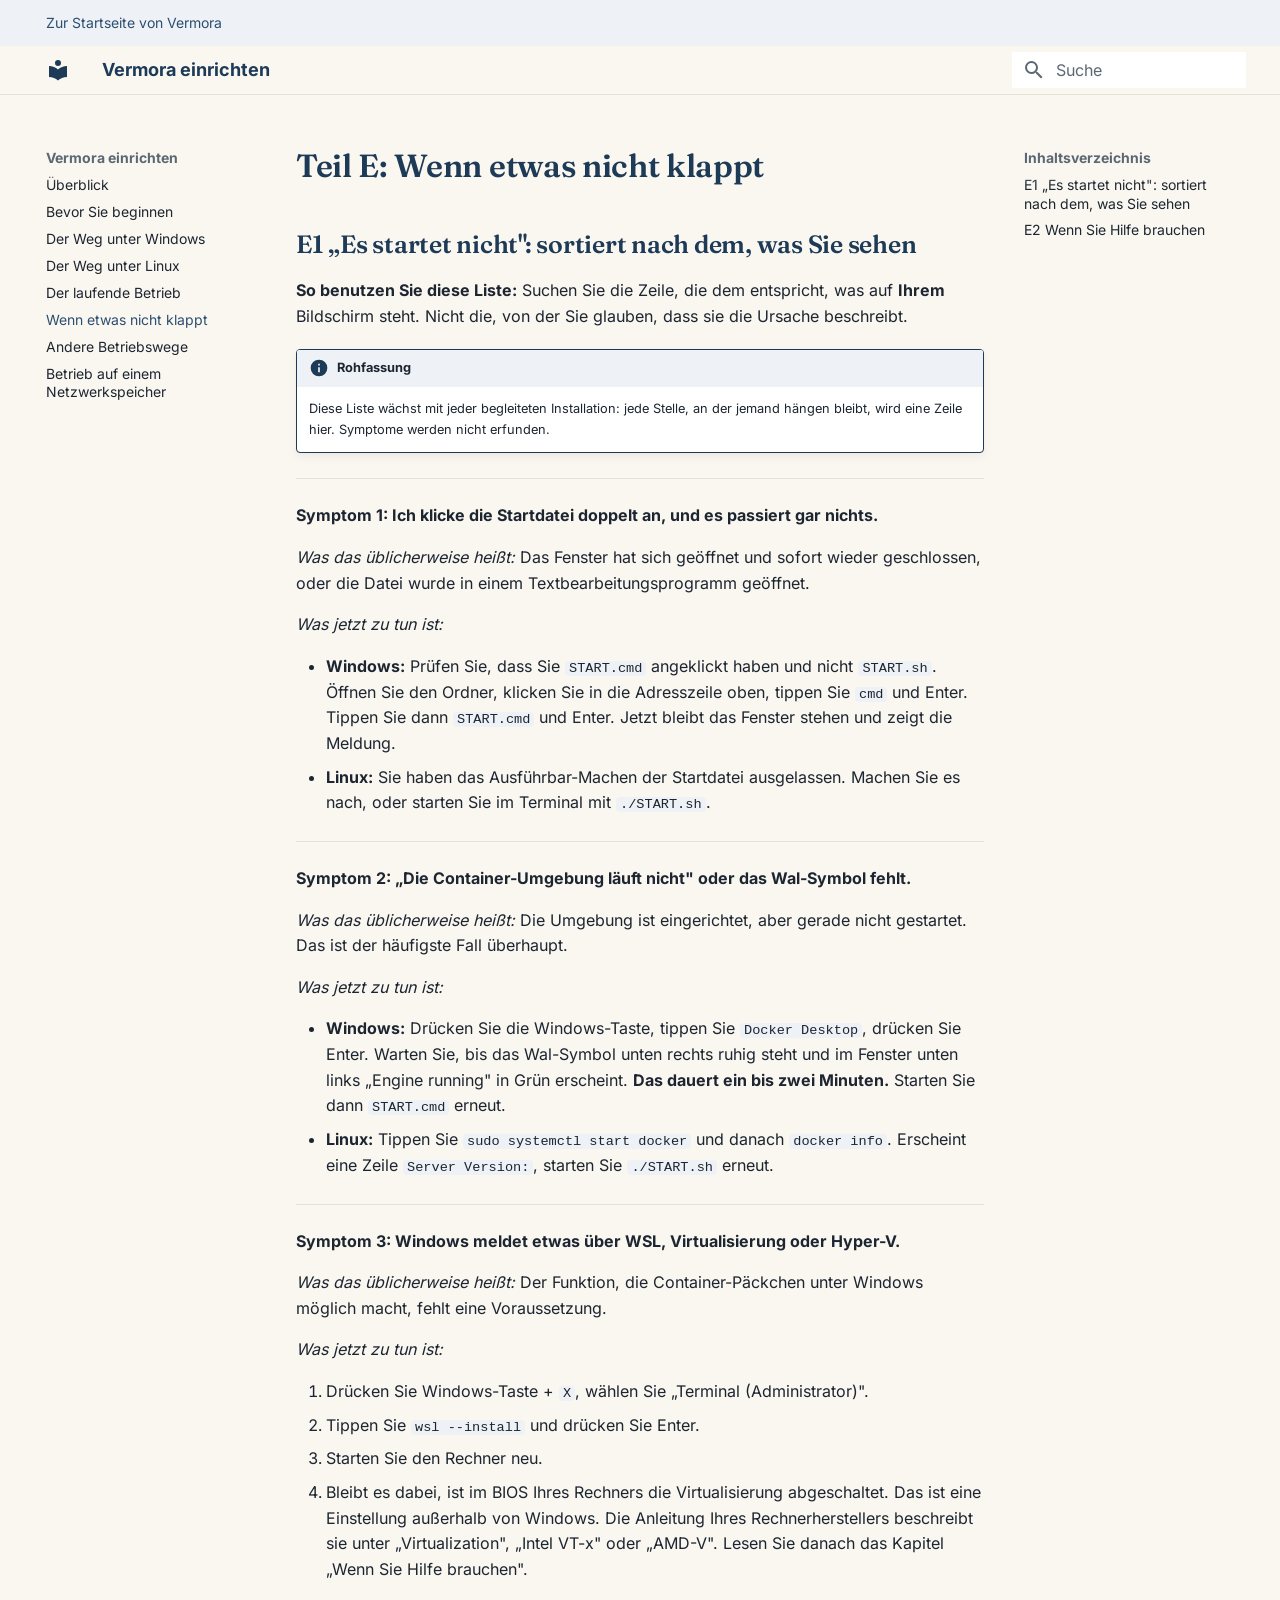
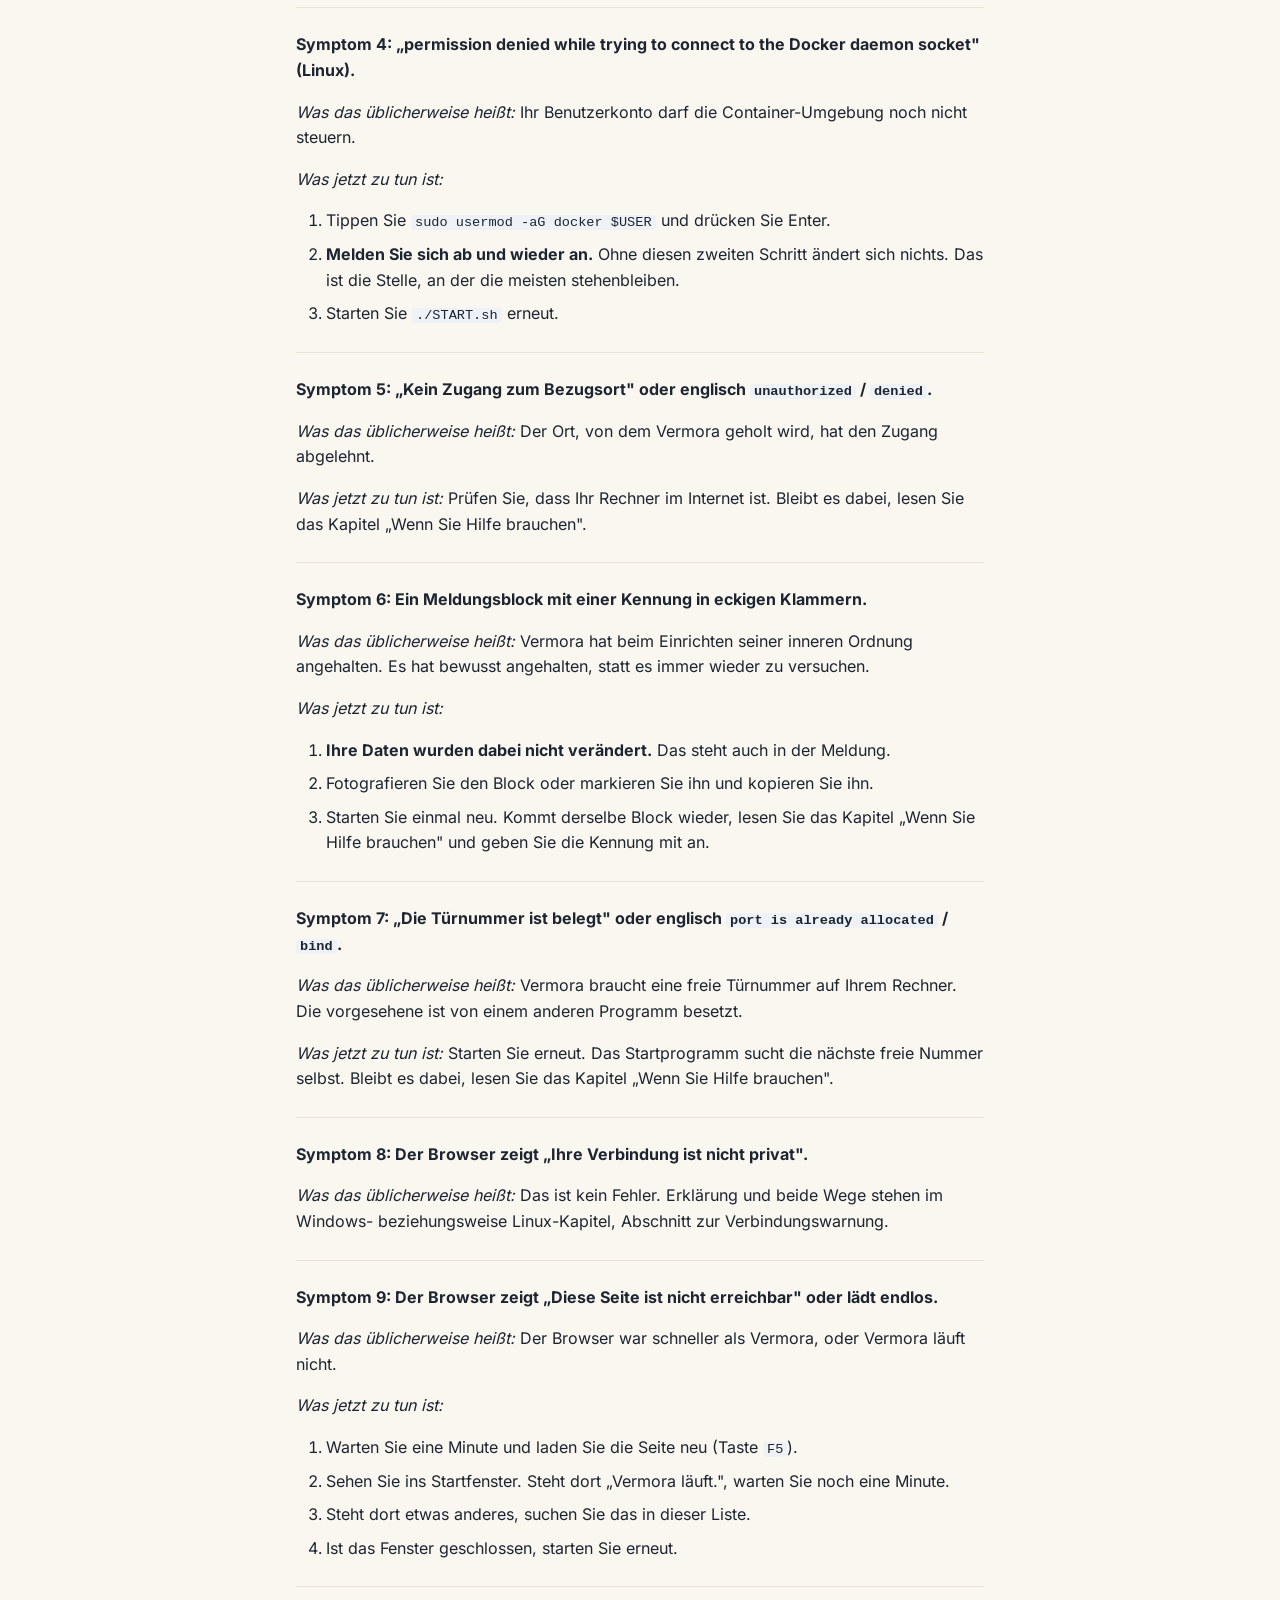
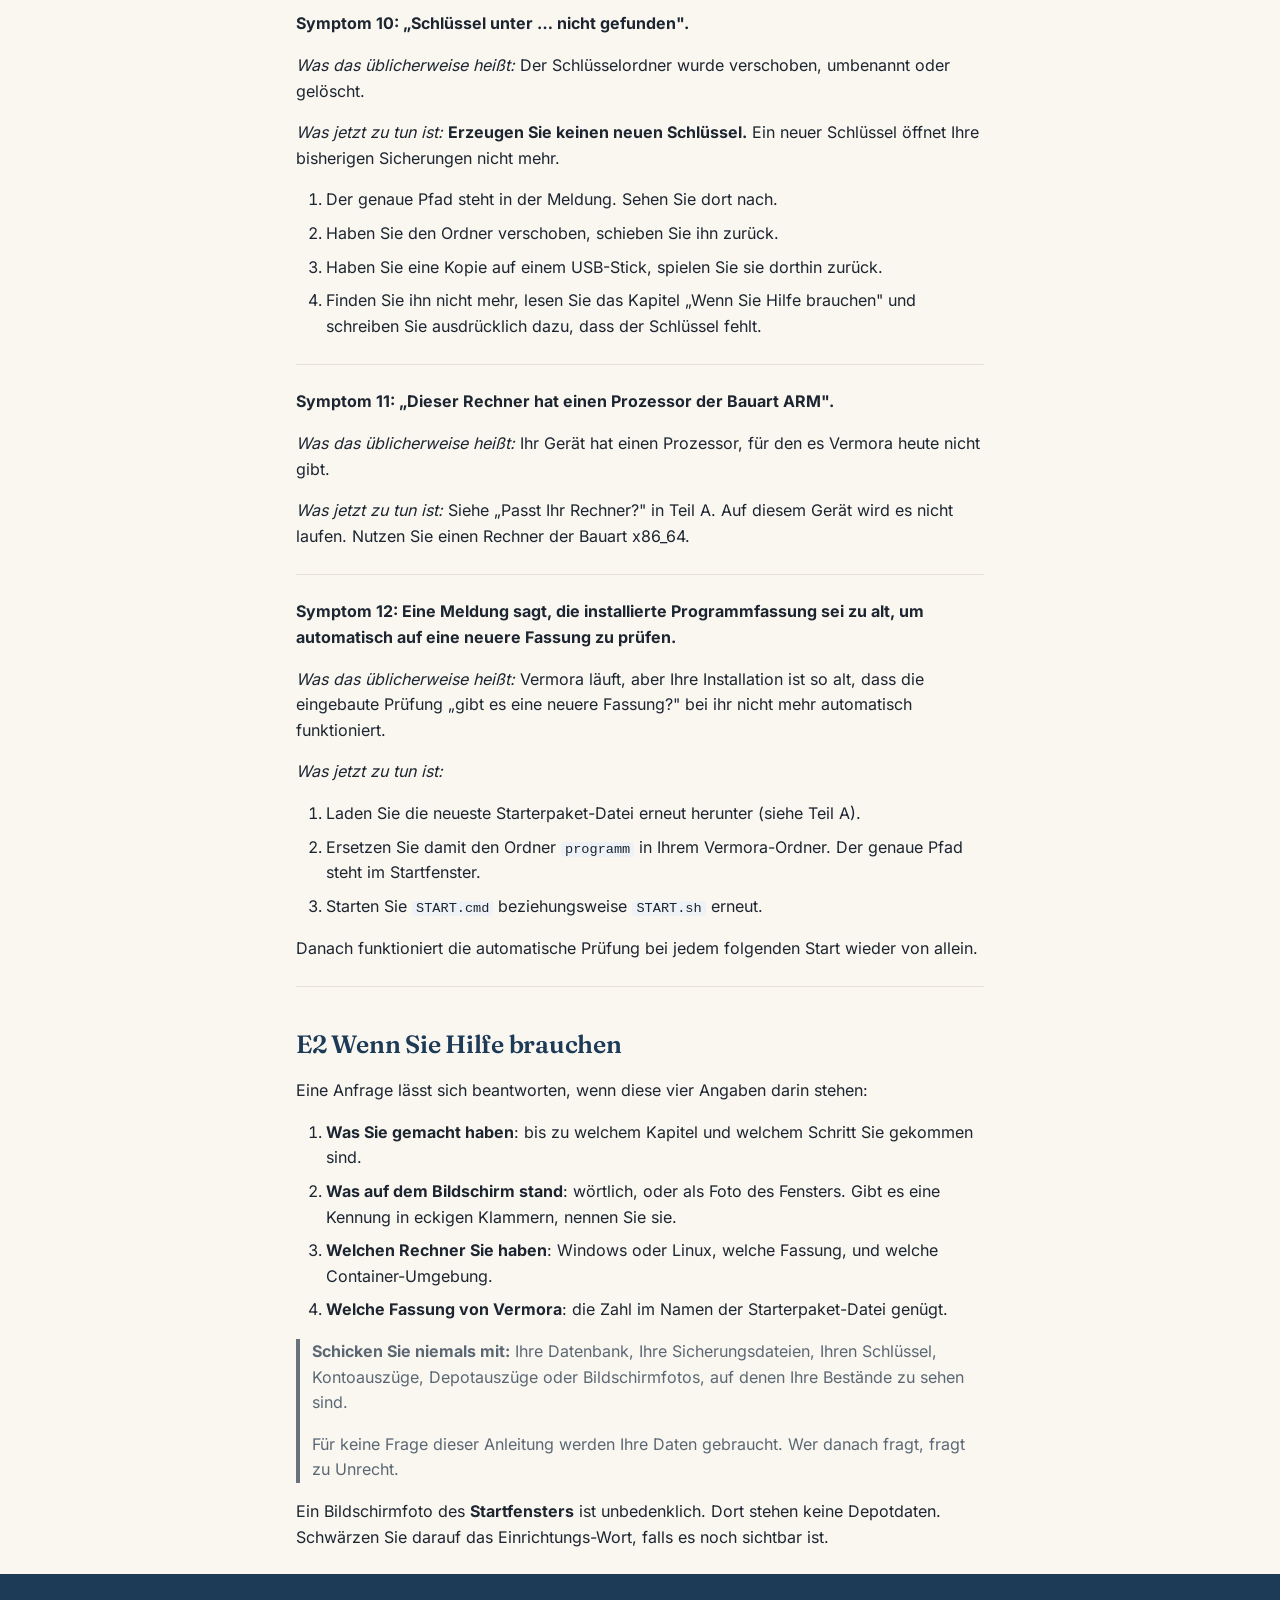
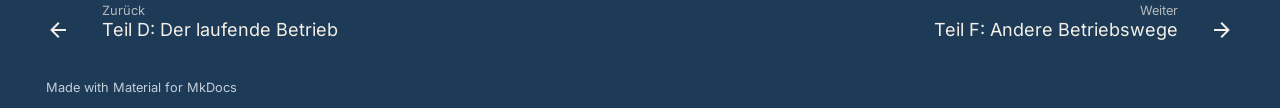
<file: anleitung/e-wenn-etwas-nicht-klappt/index.html>
<!doctype html>
<html lang="de" class="no-js">
  <head>
    
      <meta charset="utf-8">
      <meta name="viewport" content="width=device-width,initial-scale=1">
      
        <meta name="description" content="Wenn die Einrichtung von Vermora hakt: typische Fehlermeldungen, ihre Ursachen und die Schritte, mit denen Sie das Problem selbst beheben.">
      
      
      
        <link rel="canonical" href="https://vermora.de/anleitung/e-wenn-etwas-nicht-klappt/">
      
      
        <link rel="prev" href="../d-betrieb/">
      
      
        <link rel="next" href="../f-andere-wege/">
      
      
        
      
      
      <link rel="icon" href="/assets/favicon.svg">
      <meta name="generator" content="mkdocs-1.6.1, mkdocs-material-9.8.1">
    
    
      
        <title>Teil E: Wenn etwas nicht klappt - Vermora einrichten</title>
      
    
    
      <link rel="stylesheet" href="../assets/stylesheets/main.57a0d79d.min.css">
      
        
        <link rel="stylesheet" href="../assets/stylesheets/palette.fb2fffe2.min.css">
      
      


    
    
      
    
    
      
    
    
      <link rel="stylesheet" href="../../assets/tokens.css">
    
      <link rel="stylesheet" href="../../assets/fonts.css">
    
      <link rel="stylesheet" href="../../assets/marke.css">
    
    <script>__md_scope=new URL("..",location),__md_hash=e=>[...e].reduce(((e,_)=>(e<<5)-e+_.charCodeAt(0)),0),__md_get=(e,_=localStorage,t=__md_scope)=>JSON.parse(_.getItem(t.pathname+"."+e)),__md_set=(e,_,t=localStorage,a=__md_scope)=>{try{t.setItem(a.pathname+"."+e,JSON.stringify(_))}catch(e){}}</script>
    
      

    
    
  
  
  <meta property="og:type" content="website">
  <meta property="og:site_name" content="Vermora">
  <meta property="og:locale" content="de_DE">
  <meta property="og:title" content="Teil E: Wenn etwas nicht klappt — Vermora einrichten">
  <meta property="og:description" content="Wenn die Einrichtung von Vermora hakt: typische Fehlermeldungen, ihre Ursachen und die Schritte, mit denen Sie das Problem selbst beheben.">
  <meta property="og:url" content="https://vermora.de/anleitung/e-wenn-etwas-nicht-klappt/">
  <meta property="og:image" content="https://vermora.de/assets/bildstrecke/01-gesamtwert.webp">
  <meta property="og:image:width" content="1440">
  <meta property="og:image:height" content="900">
  <meta property="og:image:alt" content="Vermora: Gesamtwert eines Beispielvermögens im Zeitverlauf (erfundene Beispieldaten)">
  <meta name="twitter:card" content="summary_large_image">
  

  </head>
  
  
    
    
    
    
    
    <body dir="ltr" data-md-color-scheme="default" data-md-color-primary="indigo" data-md-color-accent="indigo">
  
    
    <input class="md-toggle" data-md-toggle="drawer" type="checkbox" id="__drawer" autocomplete="off">
    <input class="md-toggle" data-md-toggle="search" type="checkbox" id="__search" autocomplete="off">
    <label class="md-overlay" for="__drawer"></label>
    <div data-md-component="skip">
      
        
        <a href="#teil-e-wenn-etwas-nicht-klappt" class="md-skip">
          Zum Inhalt
        </a>
      
    </div>
    <div data-md-component="announce">
      
        <aside class="md-banner">
          <div class="md-banner__inner md-grid md-typeset">
            
            
  <a href="/">Zur Startseite von Vermora</a>

          </div>
          
        </aside>
      
    </div>
    
    
      

  

<header class="md-header md-header--shadow" data-md-component="header">
  <nav class="md-header__inner md-grid" aria-label="Kopfzeile">
    <a href="/" title="Vermora einrichten" class="md-header__button md-logo" aria-label="Vermora einrichten" data-md-component="logo">
      
  
  <svg xmlns="http://www.w3.org/2000/svg" viewBox="0 0 24 24"><path d="M12 8a3 3 0 0 0 3-3 3 3 0 0 0-3-3 3 3 0 0 0-3 3 3 3 0 0 0 3 3m0 3.54C9.64 9.35 6.5 8 3 8v11c3.5 0 6.64 1.35 9 3.54 2.36-2.19 5.5-3.54 9-3.54V8c-3.5 0-6.64 1.35-9 3.54"/></svg>

    </a>
    <label class="md-header__button md-icon" for="__drawer">
      
      <svg xmlns="http://www.w3.org/2000/svg" viewBox="0 0 24 24"><path d="M3 6h18v2H3zm0 5h18v2H3zm0 5h18v2H3z"/></svg>
    </label>
    <div class="md-header__title" data-md-component="header-title">
      <div class="md-header__ellipsis">
        <div class="md-header__topic">
          <span class="md-ellipsis">
            Vermora einrichten
          </span>
        </div>
        <div class="md-header__topic" data-md-component="header-topic">
          <span class="md-ellipsis">
            
              Teil E: Wenn etwas nicht klappt
            
          </span>
        </div>
      </div>
    </div>
    
      
    
    
    
    
      
      
        <label class="md-header__button md-icon" for="__search">
          
          <svg xmlns="http://www.w3.org/2000/svg" viewBox="0 0 24 24"><path d="M9.5 3A6.5 6.5 0 0 1 16 9.5c0 1.61-.59 3.09-1.56 4.23l.27.27h.79l5 5-1.5 1.5-5-5v-.79l-.27-.27A6.52 6.52 0 0 1 9.5 16 6.5 6.5 0 0 1 3 9.5 6.5 6.5 0 0 1 9.5 3m0 2C7 5 5 7 5 9.5S7 14 9.5 14 14 12 14 9.5 12 5 9.5 5"/></svg>
        </label>
        <div class="md-search" data-md-component="search" role="dialog">
  <label class="md-search__overlay" for="__search"></label>
  <div class="md-search__inner" role="search">
    <form class="md-search__form" name="search">
      <input type="text" class="md-search__input" name="query" aria-label="Suche" placeholder="Suche" autocapitalize="off" autocorrect="off" autocomplete="off" spellcheck="false" data-md-component="search-query" required>
      <label class="md-search__icon md-icon" for="__search">
        
        <svg xmlns="http://www.w3.org/2000/svg" viewBox="0 0 24 24"><path d="M9.5 3A6.5 6.5 0 0 1 16 9.5c0 1.61-.59 3.09-1.56 4.23l.27.27h.79l5 5-1.5 1.5-5-5v-.79l-.27-.27A6.52 6.52 0 0 1 9.5 16 6.5 6.5 0 0 1 3 9.5 6.5 6.5 0 0 1 9.5 3m0 2C7 5 5 7 5 9.5S7 14 9.5 14 14 12 14 9.5 12 5 9.5 5"/></svg>
        
        <svg xmlns="http://www.w3.org/2000/svg" viewBox="0 0 24 24"><path d="M20 11v2H8l5.5 5.5-1.42 1.42L4.16 12l7.92-7.92L13.5 5.5 8 11z"/></svg>
      </label>
      <nav class="md-search__options" aria-label="Suche">
        
        <button type="reset" class="md-search__icon md-icon" title="Zurücksetzen" aria-label="Zurücksetzen" tabindex="-1">
          
          <svg xmlns="http://www.w3.org/2000/svg" viewBox="0 0 24 24"><path d="M19 6.41 17.59 5 12 10.59 6.41 5 5 6.41 10.59 12 5 17.59 6.41 19 12 13.41 17.59 19 19 17.59 13.41 12z"/></svg>
        </button>
      </nav>
      
        <div class="md-search__suggest" data-md-component="search-suggest"></div>
      
    </form>
    <div class="md-search__output">
      <div class="md-search__scrollwrap" tabindex="0" data-md-scrollfix>
        <div class="md-search-result" data-md-component="search-result">
          <div class="md-search-result__meta">
            Suche wird initialisiert
          </div>
          <ol class="md-search-result__list" role="presentation"></ol>
        </div>
      </div>
    </div>
  </div>
</div>
      
    
    
  </nav>
  
</header>
    
    <div class="md-container" data-md-component="container">
      
      
        
          
        
      
      <main class="md-main" data-md-component="main">
        <div class="md-main__inner md-grid">
          
            
              
              <div class="md-sidebar md-sidebar--primary" data-md-component="sidebar" data-md-type="navigation" >
                <div class="md-sidebar__scrollwrap">
                  <div class="md-sidebar__inner">
                    



<nav class="md-nav md-nav--primary" aria-label="Navigation" data-md-level="0">
  <label class="md-nav__title" for="__drawer">
    <a href="/" title="Vermora einrichten" class="md-nav__button md-logo" aria-label="Vermora einrichten" data-md-component="logo">
      
  
  <svg xmlns="http://www.w3.org/2000/svg" viewBox="0 0 24 24"><path d="M12 8a3 3 0 0 0 3-3 3 3 0 0 0-3-3 3 3 0 0 0-3 3 3 3 0 0 0 3 3m0 3.54C9.64 9.35 6.5 8 3 8v11c3.5 0 6.64 1.35 9 3.54 2.36-2.19 5.5-3.54 9-3.54V8c-3.5 0-6.64 1.35-9 3.54"/></svg>

    </a>
    Vermora einrichten
  </label>
  
  <ul class="md-nav__list" data-md-scrollfix>
    
      
      
  
  
  
  
    <li class="md-nav__item">
      <a href="../00-ueberblick/" class="md-nav__link">
        
  
  
  <span class="md-ellipsis">
    
  
    Überblick
  

    
  </span>
  
  

      </a>
    </li>
  

    
      
      
  
  
  
  
    
    
      
        
          
        
      
    
    
    
    
    <li class="md-nav__item md-nav__item--nested">
      
        
        
        <input class="md-nav__toggle md-toggle " type="checkbox" id="__nav_2" >
        
          
          <div class="md-nav__link md-nav__container">
            <a href="../a-vorbereitung/" class="md-nav__link ">
              
  
  
  <span class="md-ellipsis">
    
  
    Bevor Sie beginnen
  

    
  </span>
  
  

            </a>
            
          </div>
        
        <nav class="md-nav" data-md-level="1" aria-labelledby="__nav_2_label" aria-expanded="false">
          <label class="md-nav__title" for="__nav_2">
            <span class="md-nav__icon md-icon"></span>
            
  
    Bevor Sie beginnen
  

          </label>
          <ul class="md-nav__list" data-md-scrollfix>
            
              
            
          </ul>
        </nav>
      
    </li>
  

    
      
      
  
  
  
  
    
    
      
        
          
        
      
    
    
    
    
    <li class="md-nav__item md-nav__item--nested">
      
        
        
        <input class="md-nav__toggle md-toggle " type="checkbox" id="__nav_3" >
        
          
          <div class="md-nav__link md-nav__container">
            <a href="../b-windows/" class="md-nav__link ">
              
  
  
  <span class="md-ellipsis">
    
  
    Der Weg unter Windows
  

    
  </span>
  
  

            </a>
            
          </div>
        
        <nav class="md-nav" data-md-level="1" aria-labelledby="__nav_3_label" aria-expanded="false">
          <label class="md-nav__title" for="__nav_3">
            <span class="md-nav__icon md-icon"></span>
            
  
    Der Weg unter Windows
  

          </label>
          <ul class="md-nav__list" data-md-scrollfix>
            
              
            
          </ul>
        </nav>
      
    </li>
  

    
      
      
  
  
  
  
    
    
      
        
          
        
      
    
    
    
    
    <li class="md-nav__item md-nav__item--nested">
      
        
        
        <input class="md-nav__toggle md-toggle " type="checkbox" id="__nav_4" >
        
          
          <div class="md-nav__link md-nav__container">
            <a href="../c-linux/" class="md-nav__link ">
              
  
  
  <span class="md-ellipsis">
    
  
    Der Weg unter Linux
  

    
  </span>
  
  

            </a>
            
          </div>
        
        <nav class="md-nav" data-md-level="1" aria-labelledby="__nav_4_label" aria-expanded="false">
          <label class="md-nav__title" for="__nav_4">
            <span class="md-nav__icon md-icon"></span>
            
  
    Der Weg unter Linux
  

          </label>
          <ul class="md-nav__list" data-md-scrollfix>
            
              
            
          </ul>
        </nav>
      
    </li>
  

    
      
      
  
  
  
  
    
    
      
        
          
        
      
    
    
    
    
    <li class="md-nav__item md-nav__item--nested">
      
        
        
        <input class="md-nav__toggle md-toggle " type="checkbox" id="__nav_5" >
        
          
          <div class="md-nav__link md-nav__container">
            <a href="../d-betrieb/" class="md-nav__link ">
              
  
  
  <span class="md-ellipsis">
    
  
    Der laufende Betrieb
  

    
  </span>
  
  

            </a>
            
          </div>
        
        <nav class="md-nav" data-md-level="1" aria-labelledby="__nav_5_label" aria-expanded="false">
          <label class="md-nav__title" for="__nav_5">
            <span class="md-nav__icon md-icon"></span>
            
  
    Der laufende Betrieb
  

          </label>
          <ul class="md-nav__list" data-md-scrollfix>
            
              
            
          </ul>
        </nav>
      
    </li>
  

    
      
      
  
  
    
  
  
  
    
    
      
        
          
        
      
    
    
    
    
    <li class="md-nav__item md-nav__item--active md-nav__item--nested">
      
        
        
        <input class="md-nav__toggle md-toggle " type="checkbox" id="__nav_6" checked>
        
          
          <div class="md-nav__link md-nav__container">
            <a href="./" class="md-nav__link md-nav__link--active">
              
  
  
  <span class="md-ellipsis">
    
  
    Wenn etwas nicht klappt
  

    
  </span>
  
  

            </a>
            
          </div>
        
        <nav class="md-nav" data-md-level="1" aria-labelledby="__nav_6_label" aria-expanded="true">
          <label class="md-nav__title" for="__nav_6">
            <span class="md-nav__icon md-icon"></span>
            
  
    Wenn etwas nicht klappt
  

          </label>
          <ul class="md-nav__list" data-md-scrollfix>
            
              
            
          </ul>
        </nav>
      
    </li>
  

    
      
      
  
  
  
  
    
    
      
        
          
        
      
    
    
    
    
    <li class="md-nav__item md-nav__item--nested">
      
        
        
        <input class="md-nav__toggle md-toggle " type="checkbox" id="__nav_7" >
        
          
          <div class="md-nav__link md-nav__container">
            <a href="../f-andere-wege/" class="md-nav__link ">
              
  
  
  <span class="md-ellipsis">
    
  
    Andere Betriebswege
  

    
  </span>
  
  

            </a>
            
          </div>
        
        <nav class="md-nav" data-md-level="1" aria-labelledby="__nav_7_label" aria-expanded="false">
          <label class="md-nav__title" for="__nav_7">
            <span class="md-nav__icon md-icon"></span>
            
  
    Andere Betriebswege
  

          </label>
          <ul class="md-nav__list" data-md-scrollfix>
            
              
            
          </ul>
        </nav>
      
    </li>
  

    
      
      
  
  
  
  
    
    
      
        
          
        
      
    
    
    
    
    <li class="md-nav__item md-nav__item--nested">
      
        
        
        <input class="md-nav__toggle md-toggle " type="checkbox" id="__nav_8" >
        
          
          <div class="md-nav__link md-nav__container">
            <a href="../g-netzwerkspeicher/" class="md-nav__link ">
              
  
  
  <span class="md-ellipsis">
    
  
    Betrieb auf einem Netzwerkspeicher
  

    
  </span>
  
  

            </a>
            
          </div>
        
        <nav class="md-nav" data-md-level="1" aria-labelledby="__nav_8_label" aria-expanded="false">
          <label class="md-nav__title" for="__nav_8">
            <span class="md-nav__icon md-icon"></span>
            
  
    Betrieb auf einem Netzwerkspeicher
  

          </label>
          <ul class="md-nav__list" data-md-scrollfix>
            
              
            
          </ul>
        </nav>
      
    </li>
  

    
  </ul>
</nav>
                  </div>
                </div>
              </div>
            
            
              
              <div class="md-sidebar md-sidebar--secondary" data-md-component="sidebar" data-md-type="toc" >
                <div class="md-sidebar__scrollwrap">
                  <div class="md-sidebar__inner">
                    

<nav class="md-nav md-nav--secondary" aria-label="Inhaltsverzeichnis">
  
  
  
    
  
  
    <label class="md-nav__title" for="__toc">
      <span class="md-nav__icon md-icon"></span>
      Inhaltsverzeichnis
    </label>
    <ul class="md-nav__list" data-md-component="toc" data-md-scrollfix>
      
        <li class="md-nav__item">
  <a href="#e1-es-startet-nicht-sortiert-nach-dem-was-sie-sehen" class="md-nav__link">
    <span class="md-ellipsis">
      
        E1 „Es startet nicht": sortiert nach dem, was Sie sehen
      
    </span>
  </a>
  
</li>
      
        <li class="md-nav__item">
  <a href="#e2-wenn-sie-hilfe-brauchen" class="md-nav__link">
    <span class="md-ellipsis">
      
        E2 Wenn Sie Hilfe brauchen
      
    </span>
  </a>
  
</li>
      
    </ul>
  
</nav>
                  </div>
                </div>
              </div>
            
          
          
            <div class="md-content" data-md-component="content">
              
              <article class="md-content__inner md-typeset">
                
                  



<h1 id="teil-e-wenn-etwas-nicht-klappt">Teil E: Wenn etwas nicht klappt<a class="headerlink" href="#teil-e-wenn-etwas-nicht-klappt" title="Permanent link">&para;</a></h1>
<h2 id="e1-es-startet-nicht-sortiert-nach-dem-was-sie-sehen">E1 „Es startet nicht": sortiert nach dem, was Sie sehen<a class="headerlink" href="#e1-es-startet-nicht-sortiert-nach-dem-was-sie-sehen" title="Permanent link">&para;</a></h2>
<p><strong>So benutzen Sie diese Liste:</strong> Suchen Sie die Zeile, die dem entspricht, was auf
<strong>Ihrem</strong> Bildschirm steht. Nicht die, von der Sie glauben, dass sie die Ursache
beschreibt.</p>
<div class="admonition info">
<p class="admonition-title">Rohfassung</p>
<p>Diese Liste wächst mit jeder begleiteten Installation: jede Stelle, an der jemand
hängen bleibt, wird eine Zeile hier. Symptome werden nicht erfunden.</p>
</div>
<hr />
<p><strong>Symptom 1: Ich klicke die Startdatei doppelt an, und es passiert gar nichts.</strong></p>
<p><em>Was das üblicherweise heißt:</em> Das Fenster hat sich geöffnet und sofort wieder
geschlossen, oder die Datei wurde in einem Textbearbeitungsprogramm geöffnet.</p>
<p><em>Was jetzt zu tun ist:</em></p>
<ul>
<li><strong>Windows:</strong> Prüfen Sie, dass Sie <code>START.cmd</code> angeklickt haben und nicht <code>START.sh</code>.
  Öffnen Sie den Ordner, klicken Sie in die Adresszeile oben, tippen Sie <code>cmd</code> und
  Enter. Tippen Sie dann <code>START.cmd</code> und Enter. Jetzt bleibt das Fenster stehen und
  zeigt die Meldung.</li>
<li><strong>Linux:</strong> Sie haben das Ausführbar-Machen der Startdatei ausgelassen. Machen Sie es
  nach, oder starten Sie im Terminal mit <code>./START.sh</code>.</li>
</ul>
<hr />
<p><strong>Symptom 2: „Die Container-Umgebung läuft nicht" oder das Wal-Symbol fehlt.</strong></p>
<p><em>Was das üblicherweise heißt:</em> Die Umgebung ist eingerichtet, aber gerade nicht
gestartet. Das ist der häufigste Fall überhaupt.</p>
<p><em>Was jetzt zu tun ist:</em></p>
<ul>
<li><strong>Windows:</strong> Drücken Sie die Windows-Taste, tippen Sie <code>Docker Desktop</code>, drücken Sie
  Enter. Warten Sie, bis das Wal-Symbol unten rechts ruhig steht und im Fenster unten
  links „Engine running" in Grün erscheint. <strong>Das dauert ein bis zwei Minuten.</strong> Starten
  Sie dann <code>START.cmd</code> erneut.</li>
<li><strong>Linux:</strong> Tippen Sie <code>sudo systemctl start docker</code> und danach <code>docker info</code>.
  Erscheint eine Zeile <code>Server Version:</code>, starten Sie <code>./START.sh</code> erneut.</li>
</ul>
<hr />
<p><strong>Symptom 3: Windows meldet etwas über WSL, Virtualisierung oder Hyper-V.</strong></p>
<p><em>Was das üblicherweise heißt:</em> Der Funktion, die Container-Päckchen unter Windows
möglich macht, fehlt eine Voraussetzung.</p>
<p><em>Was jetzt zu tun ist:</em></p>
<ol>
<li>Drücken Sie Windows-Taste + <code>X</code>, wählen Sie „Terminal (Administrator)".</li>
<li>Tippen Sie <code>wsl --install</code> und drücken Sie Enter.</li>
<li>Starten Sie den Rechner neu.</li>
<li>Bleibt es dabei, ist im BIOS Ihres Rechners die Virtualisierung abgeschaltet. Das ist
   eine Einstellung außerhalb von Windows. Die Anleitung Ihres Rechnerherstellers
   beschreibt sie unter „Virtualization", „Intel VT-x" oder „AMD-V". Lesen Sie danach
   das Kapitel „Wenn Sie Hilfe brauchen".</li>
</ol>
<hr />
<p><strong>Symptom 4: „permission denied while trying to connect to the Docker daemon socket"
(Linux).</strong></p>
<p><em>Was das üblicherweise heißt:</em> Ihr Benutzerkonto darf die Container-Umgebung noch nicht
steuern.</p>
<p><em>Was jetzt zu tun ist:</em></p>
<ol>
<li>Tippen Sie <code>sudo usermod -aG docker $USER</code> und drücken Sie Enter.</li>
<li><strong>Melden Sie sich ab und wieder an.</strong> Ohne diesen zweiten Schritt ändert sich
   nichts. Das ist die Stelle, an der die meisten stehenbleiben.</li>
<li>Starten Sie <code>./START.sh</code> erneut.</li>
</ol>
<hr />
<p><strong>Symptom 5: „Kein Zugang zum Bezugsort" oder englisch <code>unauthorized</code> / <code>denied</code>.</strong></p>
<p><em>Was das üblicherweise heißt:</em> Der Ort, von dem Vermora geholt wird, hat den Zugang
abgelehnt.</p>
<p><em>Was jetzt zu tun ist:</em> Prüfen Sie, dass Ihr Rechner im Internet ist. Bleibt es dabei,
lesen Sie das Kapitel „Wenn Sie Hilfe brauchen".</p>
<hr />
<p><strong>Symptom 6: Ein Meldungsblock mit einer Kennung in eckigen Klammern.</strong></p>
<p><em>Was das üblicherweise heißt:</em> Vermora hat beim Einrichten seiner inneren Ordnung
angehalten. Es hat bewusst angehalten, statt es immer wieder zu versuchen.</p>
<p><em>Was jetzt zu tun ist:</em></p>
<ol>
<li><strong>Ihre Daten wurden dabei nicht verändert.</strong> Das steht auch in der Meldung.</li>
<li>Fotografieren Sie den Block oder markieren Sie ihn und kopieren Sie ihn.</li>
<li>Starten Sie einmal neu. Kommt derselbe Block wieder, lesen Sie das Kapitel „Wenn Sie
   Hilfe brauchen" und geben Sie die Kennung mit an.</li>
</ol>
<hr />
<p><strong>Symptom 7: „Die Türnummer ist belegt" oder englisch <code>port is already allocated</code> /
<code>bind</code>.</strong></p>
<p><em>Was das üblicherweise heißt:</em> Vermora braucht eine freie Türnummer auf Ihrem Rechner.
Die vorgesehene ist von einem anderen Programm besetzt.</p>
<p><em>Was jetzt zu tun ist:</em> Starten Sie erneut. Das Startprogramm sucht die nächste freie
Nummer selbst. Bleibt es dabei, lesen Sie das Kapitel „Wenn Sie Hilfe brauchen".</p>
<hr />
<p><strong>Symptom 8: Der Browser zeigt „Ihre Verbindung ist nicht privat".</strong></p>
<p><em>Was das üblicherweise heißt:</em> Das ist kein Fehler. Erklärung und beide Wege stehen im
Windows- beziehungsweise Linux-Kapitel, Abschnitt zur Verbindungswarnung.</p>
<hr />
<p><strong>Symptom 9: Der Browser zeigt „Diese Seite ist nicht erreichbar" oder lädt endlos.</strong></p>
<p><em>Was das üblicherweise heißt:</em> Der Browser war schneller als Vermora, oder Vermora läuft
nicht.</p>
<p><em>Was jetzt zu tun ist:</em></p>
<ol>
<li>Warten Sie eine Minute und laden Sie die Seite neu (Taste <code>F5</code>).</li>
<li>Sehen Sie ins Startfenster. Steht dort „Vermora läuft.", warten Sie noch eine Minute.</li>
<li>Steht dort etwas anderes, suchen Sie das in dieser Liste.</li>
<li>Ist das Fenster geschlossen, starten Sie erneut.</li>
</ol>
<hr />
<p><strong>Symptom 10: „Schlüssel unter … nicht gefunden".</strong></p>
<p><em>Was das üblicherweise heißt:</em> Der Schlüsselordner wurde verschoben, umbenannt oder
gelöscht.</p>
<p><em>Was jetzt zu tun ist:</em> <strong>Erzeugen Sie keinen neuen Schlüssel.</strong> Ein neuer Schlüssel
öffnet Ihre bisherigen Sicherungen nicht mehr.</p>
<ol>
<li>Der genaue Pfad steht in der Meldung. Sehen Sie dort nach.</li>
<li>Haben Sie den Ordner verschoben, schieben Sie ihn zurück.</li>
<li>Haben Sie eine Kopie auf einem USB-Stick, spielen Sie sie dorthin zurück.</li>
<li>Finden Sie ihn nicht mehr, lesen Sie das Kapitel „Wenn Sie Hilfe brauchen" und
   schreiben Sie ausdrücklich dazu, dass der Schlüssel fehlt.</li>
</ol>
<hr />
<p><strong>Symptom 11: „Dieser Rechner hat einen Prozessor der Bauart ARM".</strong></p>
<p><em>Was das üblicherweise heißt:</em> Ihr Gerät hat einen Prozessor, für den es Vermora heute
nicht gibt.</p>
<p><em>Was jetzt zu tun ist:</em> Siehe „Passt Ihr Rechner?" in Teil A. Auf diesem Gerät wird es
nicht laufen. Nutzen Sie einen Rechner der Bauart x86_64.</p>
<hr />
<p><strong>Symptom 12: Eine Meldung sagt, die installierte Programmfassung sei zu alt, um
automatisch auf eine neuere Fassung zu prüfen.</strong></p>
<p><em>Was das üblicherweise heißt:</em> Vermora läuft, aber Ihre Installation ist so alt, dass die
eingebaute Prüfung „gibt es eine neuere Fassung?" bei ihr nicht mehr automatisch
funktioniert.</p>
<p><em>Was jetzt zu tun ist:</em></p>
<ol>
<li>Laden Sie die neueste Starterpaket-Datei erneut herunter (siehe Teil A).</li>
<li>Ersetzen Sie damit den Ordner <code>programm</code> in Ihrem Vermora-Ordner. Der genaue Pfad
   steht im Startfenster.</li>
<li>Starten Sie <code>START.cmd</code> beziehungsweise <code>START.sh</code> erneut.</li>
</ol>
<p>Danach funktioniert die automatische Prüfung bei jedem folgenden Start wieder von allein.</p>
<hr />
<h2 id="e2-wenn-sie-hilfe-brauchen">E2 Wenn Sie Hilfe brauchen<a class="headerlink" href="#e2-wenn-sie-hilfe-brauchen" title="Permanent link">&para;</a></h2>
<p>Eine Anfrage lässt sich beantworten, wenn diese vier Angaben darin stehen:</p>
<ol>
<li><strong>Was Sie gemacht haben</strong>: bis zu welchem Kapitel und welchem Schritt Sie gekommen
   sind.</li>
<li><strong>Was auf dem Bildschirm stand</strong>: wörtlich, oder als Foto des Fensters. Gibt es eine
   Kennung in eckigen Klammern, nennen Sie sie.</li>
<li><strong>Welchen Rechner Sie haben</strong>: Windows oder Linux, welche Fassung, und welche
   Container-Umgebung.</li>
<li><strong>Welche Fassung von Vermora</strong>: die Zahl im Namen der Starterpaket-Datei genügt.</li>
</ol>
<blockquote>
<p><strong>Schicken Sie niemals mit:</strong> Ihre Datenbank, Ihre Sicherungsdateien, Ihren Schlüssel,
Kontoauszüge, Depotauszüge oder Bildschirmfotos, auf denen Ihre Bestände zu sehen
sind.</p>
<p>Für keine Frage dieser Anleitung werden Ihre Daten gebraucht. Wer danach fragt, fragt
zu Unrecht.</p>
</blockquote>
<p>Ein Bildschirmfoto des <strong>Startfensters</strong> ist unbedenklich. Dort stehen keine
Depotdaten. Schwärzen Sie darauf das Einrichtungs-Wort, falls es noch sichtbar ist.</p>







  
  






                
              </article>
            </div>
          
          
<script>var target=document.getElementById(location.hash.slice(1));target&&target.name&&(target.checked=target.name.startsWith("__tabbed_"))</script>
        </div>
        
          <button type="button" class="md-top md-icon" data-md-component="top" hidden>
  
  <svg xmlns="http://www.w3.org/2000/svg" viewBox="0 0 24 24"><path d="M13 20h-2V8l-5.5 5.5-1.42-1.42L12 4.16l7.92 7.92-1.42 1.42L13 8z"/></svg>
  Zurück zum Seitenanfang
</button>
        
      </main>
      
        <footer class="md-footer">
  
    
      
      <nav class="md-footer__inner md-grid" aria-label="Fußzeile" >
        
          
          <a href="../d-betrieb/" class="md-footer__link md-footer__link--prev" aria-label="Zurück: Teil D: Der laufende Betrieb">
            <div class="md-footer__button md-icon">
              
              <svg xmlns="http://www.w3.org/2000/svg" viewBox="0 0 24 24"><path d="M20 11v2H8l5.5 5.5-1.42 1.42L4.16 12l7.92-7.92L13.5 5.5 8 11z"/></svg>
            </div>
            <div class="md-footer__title">
              <span class="md-footer__direction">
                Zurück
              </span>
              <div class="md-ellipsis">
                Teil D: Der laufende Betrieb
              </div>
            </div>
          </a>
        
        
          
          <a href="../f-andere-wege/" class="md-footer__link md-footer__link--next" aria-label="Weiter: Teil F: Andere Betriebswege">
            <div class="md-footer__title">
              <span class="md-footer__direction">
                Weiter
              </span>
              <div class="md-ellipsis">
                Teil F: Andere Betriebswege
              </div>
            </div>
            <div class="md-footer__button md-icon">
              
              <svg xmlns="http://www.w3.org/2000/svg" viewBox="0 0 24 24"><path d="M4 11v2h12l-5.5 5.5 1.42 1.42L19.84 12l-7.92-7.92L10.5 5.5 16 11z"/></svg>
            </div>
          </a>
        
      </nav>
    
  
  <div class="md-footer-meta md-typeset">
    <div class="md-footer-meta__inner md-grid">
      <div class="md-copyright">
  
  
    Made with
    <a href="https://squidfunk.github.io/mkdocs-material/" target="_blank" rel="noopener">
      Material for MkDocs
    </a>
  
</div>
      
    </div>
  </div>
</footer>
      
    </div>
    <div class="md-dialog" data-md-component="dialog">
      <div class="md-dialog__inner md-typeset"></div>
    </div>
    
    
    
      
      
      <script id="__config" type="application/json">{"annotate": null, "base": "..", "features": ["navigation.indexes", "navigation.top", "navigation.footer", "search.suggest"], "search": "../assets/javascripts/workers/search.a7633da7.min.js", "tags": null, "translations": {"clipboard.copied": "In Zwischenablage kopiert", "clipboard.copy": "In Zwischenablage kopieren", "search.result.more.one": "1 weiteres Suchergebnis auf dieser Seite", "search.result.more.other": "# weitere Suchergebnisse auf dieser Seite", "search.result.none": "Keine Suchergebnisse", "search.result.one": "1 Suchergebnis", "search.result.other": "# Suchergebnisse", "search.result.placeholder": "Suchbegriff eingeben", "search.result.term.missing": "Es fehlt", "select.version": "Version ausw\u00e4hlen"}, "version": null}</script>
    
    
  
      <script src="../assets/javascripts/bundle.a5f9d56c.min.js"></script>
      
    
  <script src="../assets/tastatur.js"></script>

  </body>
</html>
</file>
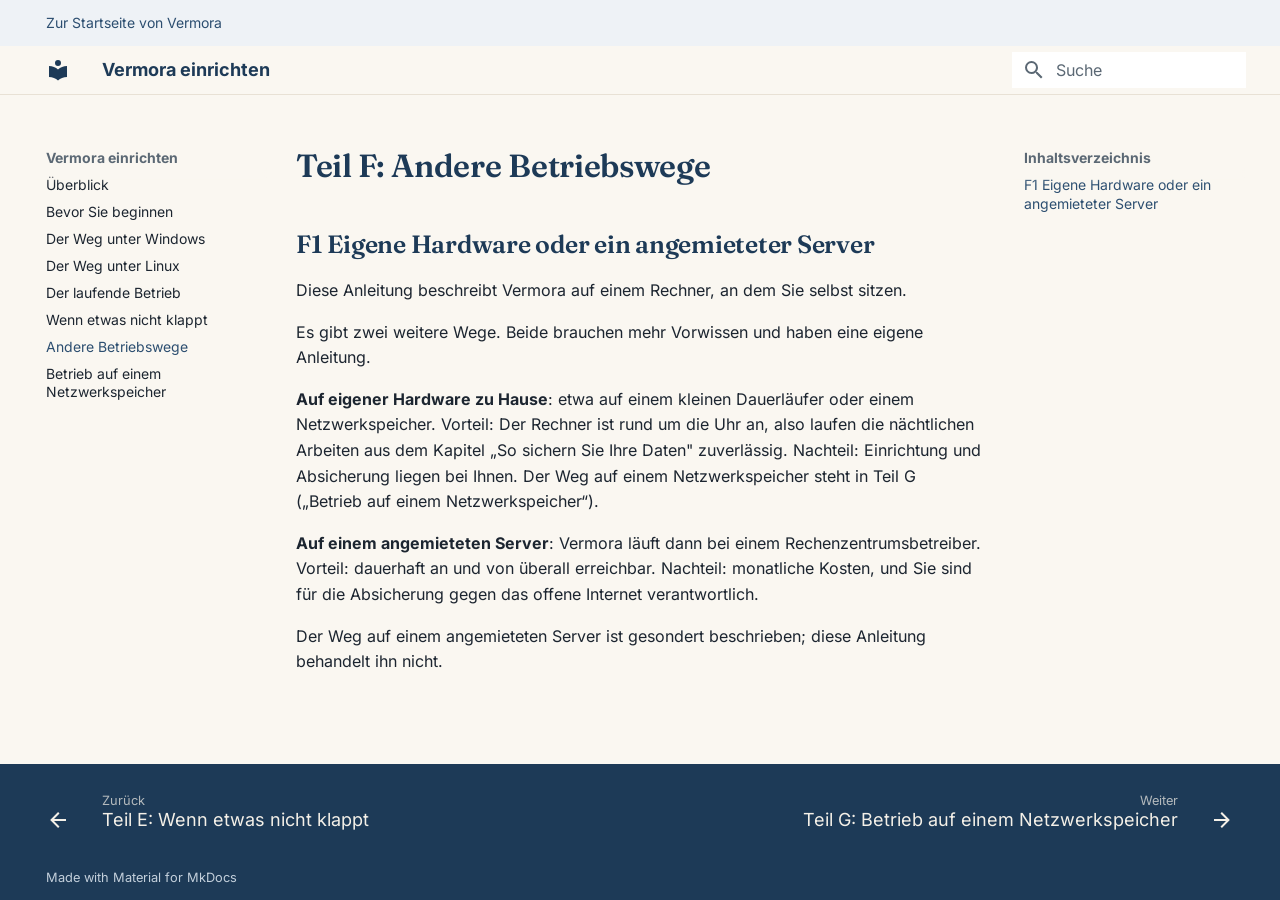
<file: anleitung/f-andere-wege/index.html>
<!doctype html>
<html lang="de" class="no-js">
  <head>
    
      <meta charset="utf-8">
      <meta name="viewport" content="width=device-width,initial-scale=1">
      
        <meta name="description" content="Andere Betriebswege für Vermora: Einsatz auf einem Server, einem Mini-PC oder in einer anderen Umgebung statt auf dem eigenen Desktop.">
      
      
      
        <link rel="canonical" href="https://vermora.de/anleitung/f-andere-wege/">
      
      
        <link rel="prev" href="../e-wenn-etwas-nicht-klappt/">
      
      
        <link rel="next" href="../g-netzwerkspeicher/">
      
      
        
      
      
      <link rel="icon" href="/assets/favicon.svg">
      <meta name="generator" content="mkdocs-1.6.1, mkdocs-material-9.8.1">
    
    
      
        <title>Teil F: Andere Betriebswege - Vermora einrichten</title>
      
    
    
      <link rel="stylesheet" href="../assets/stylesheets/main.57a0d79d.min.css">
      
        
        <link rel="stylesheet" href="../assets/stylesheets/palette.fb2fffe2.min.css">
      
      


    
    
      
    
    
      
    
    
      <link rel="stylesheet" href="../../assets/tokens.css">
    
      <link rel="stylesheet" href="../../assets/fonts.css">
    
      <link rel="stylesheet" href="../../assets/marke.css">
    
    <script>__md_scope=new URL("..",location),__md_hash=e=>[...e].reduce(((e,_)=>(e<<5)-e+_.charCodeAt(0)),0),__md_get=(e,_=localStorage,t=__md_scope)=>JSON.parse(_.getItem(t.pathname+"."+e)),__md_set=(e,_,t=localStorage,a=__md_scope)=>{try{t.setItem(a.pathname+"."+e,JSON.stringify(_))}catch(e){}}</script>
    
      

    
    
  
  
  <meta property="og:type" content="website">
  <meta property="og:site_name" content="Vermora">
  <meta property="og:locale" content="de_DE">
  <meta property="og:title" content="Teil F: Andere Betriebswege — Vermora einrichten">
  <meta property="og:description" content="Andere Betriebswege für Vermora: Einsatz auf einem Server, einem Mini-PC oder in einer anderen Umgebung statt auf dem eigenen Desktop.">
  <meta property="og:url" content="https://vermora.de/anleitung/f-andere-wege/">
  <meta property="og:image" content="https://vermora.de/assets/bildstrecke/01-gesamtwert.webp">
  <meta property="og:image:width" content="1440">
  <meta property="og:image:height" content="900">
  <meta property="og:image:alt" content="Vermora: Gesamtwert eines Beispielvermögens im Zeitverlauf (erfundene Beispieldaten)">
  <meta name="twitter:card" content="summary_large_image">
  

  </head>
  
  
    
    
    
    
    
    <body dir="ltr" data-md-color-scheme="default" data-md-color-primary="indigo" data-md-color-accent="indigo">
  
    
    <input class="md-toggle" data-md-toggle="drawer" type="checkbox" id="__drawer" autocomplete="off">
    <input class="md-toggle" data-md-toggle="search" type="checkbox" id="__search" autocomplete="off">
    <label class="md-overlay" for="__drawer"></label>
    <div data-md-component="skip">
      
        
        <a href="#teil-f-andere-betriebswege" class="md-skip">
          Zum Inhalt
        </a>
      
    </div>
    <div data-md-component="announce">
      
        <aside class="md-banner">
          <div class="md-banner__inner md-grid md-typeset">
            
            
  <a href="/">Zur Startseite von Vermora</a>

          </div>
          
        </aside>
      
    </div>
    
    
      

  

<header class="md-header md-header--shadow" data-md-component="header">
  <nav class="md-header__inner md-grid" aria-label="Kopfzeile">
    <a href="/" title="Vermora einrichten" class="md-header__button md-logo" aria-label="Vermora einrichten" data-md-component="logo">
      
  
  <svg xmlns="http://www.w3.org/2000/svg" viewBox="0 0 24 24"><path d="M12 8a3 3 0 0 0 3-3 3 3 0 0 0-3-3 3 3 0 0 0-3 3 3 3 0 0 0 3 3m0 3.54C9.64 9.35 6.5 8 3 8v11c3.5 0 6.64 1.35 9 3.54 2.36-2.19 5.5-3.54 9-3.54V8c-3.5 0-6.64 1.35-9 3.54"/></svg>

    </a>
    <label class="md-header__button md-icon" for="__drawer">
      
      <svg xmlns="http://www.w3.org/2000/svg" viewBox="0 0 24 24"><path d="M3 6h18v2H3zm0 5h18v2H3zm0 5h18v2H3z"/></svg>
    </label>
    <div class="md-header__title" data-md-component="header-title">
      <div class="md-header__ellipsis">
        <div class="md-header__topic">
          <span class="md-ellipsis">
            Vermora einrichten
          </span>
        </div>
        <div class="md-header__topic" data-md-component="header-topic">
          <span class="md-ellipsis">
            
              Teil F: Andere Betriebswege
            
          </span>
        </div>
      </div>
    </div>
    
      
    
    
    
    
      
      
        <label class="md-header__button md-icon" for="__search">
          
          <svg xmlns="http://www.w3.org/2000/svg" viewBox="0 0 24 24"><path d="M9.5 3A6.5 6.5 0 0 1 16 9.5c0 1.61-.59 3.09-1.56 4.23l.27.27h.79l5 5-1.5 1.5-5-5v-.79l-.27-.27A6.52 6.52 0 0 1 9.5 16 6.5 6.5 0 0 1 3 9.5 6.5 6.5 0 0 1 9.5 3m0 2C7 5 5 7 5 9.5S7 14 9.5 14 14 12 14 9.5 12 5 9.5 5"/></svg>
        </label>
        <div class="md-search" data-md-component="search" role="dialog">
  <label class="md-search__overlay" for="__search"></label>
  <div class="md-search__inner" role="search">
    <form class="md-search__form" name="search">
      <input type="text" class="md-search__input" name="query" aria-label="Suche" placeholder="Suche" autocapitalize="off" autocorrect="off" autocomplete="off" spellcheck="false" data-md-component="search-query" required>
      <label class="md-search__icon md-icon" for="__search">
        
        <svg xmlns="http://www.w3.org/2000/svg" viewBox="0 0 24 24"><path d="M9.5 3A6.5 6.5 0 0 1 16 9.5c0 1.61-.59 3.09-1.56 4.23l.27.27h.79l5 5-1.5 1.5-5-5v-.79l-.27-.27A6.52 6.52 0 0 1 9.5 16 6.5 6.5 0 0 1 3 9.5 6.5 6.5 0 0 1 9.5 3m0 2C7 5 5 7 5 9.5S7 14 9.5 14 14 12 14 9.5 12 5 9.5 5"/></svg>
        
        <svg xmlns="http://www.w3.org/2000/svg" viewBox="0 0 24 24"><path d="M20 11v2H8l5.5 5.5-1.42 1.42L4.16 12l7.92-7.92L13.5 5.5 8 11z"/></svg>
      </label>
      <nav class="md-search__options" aria-label="Suche">
        
        <button type="reset" class="md-search__icon md-icon" title="Zurücksetzen" aria-label="Zurücksetzen" tabindex="-1">
          
          <svg xmlns="http://www.w3.org/2000/svg" viewBox="0 0 24 24"><path d="M19 6.41 17.59 5 12 10.59 6.41 5 5 6.41 10.59 12 5 17.59 6.41 19 12 13.41 17.59 19 19 17.59 13.41 12z"/></svg>
        </button>
      </nav>
      
        <div class="md-search__suggest" data-md-component="search-suggest"></div>
      
    </form>
    <div class="md-search__output">
      <div class="md-search__scrollwrap" tabindex="0" data-md-scrollfix>
        <div class="md-search-result" data-md-component="search-result">
          <div class="md-search-result__meta">
            Suche wird initialisiert
          </div>
          <ol class="md-search-result__list" role="presentation"></ol>
        </div>
      </div>
    </div>
  </div>
</div>
      
    
    
  </nav>
  
</header>
    
    <div class="md-container" data-md-component="container">
      
      
        
          
        
      
      <main class="md-main" data-md-component="main">
        <div class="md-main__inner md-grid">
          
            
              
              <div class="md-sidebar md-sidebar--primary" data-md-component="sidebar" data-md-type="navigation" >
                <div class="md-sidebar__scrollwrap">
                  <div class="md-sidebar__inner">
                    



<nav class="md-nav md-nav--primary" aria-label="Navigation" data-md-level="0">
  <label class="md-nav__title" for="__drawer">
    <a href="/" title="Vermora einrichten" class="md-nav__button md-logo" aria-label="Vermora einrichten" data-md-component="logo">
      
  
  <svg xmlns="http://www.w3.org/2000/svg" viewBox="0 0 24 24"><path d="M12 8a3 3 0 0 0 3-3 3 3 0 0 0-3-3 3 3 0 0 0-3 3 3 3 0 0 0 3 3m0 3.54C9.64 9.35 6.5 8 3 8v11c3.5 0 6.64 1.35 9 3.54 2.36-2.19 5.5-3.54 9-3.54V8c-3.5 0-6.64 1.35-9 3.54"/></svg>

    </a>
    Vermora einrichten
  </label>
  
  <ul class="md-nav__list" data-md-scrollfix>
    
      
      
  
  
  
  
    <li class="md-nav__item">
      <a href="../00-ueberblick/" class="md-nav__link">
        
  
  
  <span class="md-ellipsis">
    
  
    Überblick
  

    
  </span>
  
  

      </a>
    </li>
  

    
      
      
  
  
  
  
    
    
      
        
          
        
      
    
    
    
    
    <li class="md-nav__item md-nav__item--nested">
      
        
        
        <input class="md-nav__toggle md-toggle " type="checkbox" id="__nav_2" >
        
          
          <div class="md-nav__link md-nav__container">
            <a href="../a-vorbereitung/" class="md-nav__link ">
              
  
  
  <span class="md-ellipsis">
    
  
    Bevor Sie beginnen
  

    
  </span>
  
  

            </a>
            
          </div>
        
        <nav class="md-nav" data-md-level="1" aria-labelledby="__nav_2_label" aria-expanded="false">
          <label class="md-nav__title" for="__nav_2">
            <span class="md-nav__icon md-icon"></span>
            
  
    Bevor Sie beginnen
  

          </label>
          <ul class="md-nav__list" data-md-scrollfix>
            
              
            
          </ul>
        </nav>
      
    </li>
  

    
      
      
  
  
  
  
    
    
      
        
          
        
      
    
    
    
    
    <li class="md-nav__item md-nav__item--nested">
      
        
        
        <input class="md-nav__toggle md-toggle " type="checkbox" id="__nav_3" >
        
          
          <div class="md-nav__link md-nav__container">
            <a href="../b-windows/" class="md-nav__link ">
              
  
  
  <span class="md-ellipsis">
    
  
    Der Weg unter Windows
  

    
  </span>
  
  

            </a>
            
          </div>
        
        <nav class="md-nav" data-md-level="1" aria-labelledby="__nav_3_label" aria-expanded="false">
          <label class="md-nav__title" for="__nav_3">
            <span class="md-nav__icon md-icon"></span>
            
  
    Der Weg unter Windows
  

          </label>
          <ul class="md-nav__list" data-md-scrollfix>
            
              
            
          </ul>
        </nav>
      
    </li>
  

    
      
      
  
  
  
  
    
    
      
        
          
        
      
    
    
    
    
    <li class="md-nav__item md-nav__item--nested">
      
        
        
        <input class="md-nav__toggle md-toggle " type="checkbox" id="__nav_4" >
        
          
          <div class="md-nav__link md-nav__container">
            <a href="../c-linux/" class="md-nav__link ">
              
  
  
  <span class="md-ellipsis">
    
  
    Der Weg unter Linux
  

    
  </span>
  
  

            </a>
            
          </div>
        
        <nav class="md-nav" data-md-level="1" aria-labelledby="__nav_4_label" aria-expanded="false">
          <label class="md-nav__title" for="__nav_4">
            <span class="md-nav__icon md-icon"></span>
            
  
    Der Weg unter Linux
  

          </label>
          <ul class="md-nav__list" data-md-scrollfix>
            
              
            
          </ul>
        </nav>
      
    </li>
  

    
      
      
  
  
  
  
    
    
      
        
          
        
      
    
    
    
    
    <li class="md-nav__item md-nav__item--nested">
      
        
        
        <input class="md-nav__toggle md-toggle " type="checkbox" id="__nav_5" >
        
          
          <div class="md-nav__link md-nav__container">
            <a href="../d-betrieb/" class="md-nav__link ">
              
  
  
  <span class="md-ellipsis">
    
  
    Der laufende Betrieb
  

    
  </span>
  
  

            </a>
            
          </div>
        
        <nav class="md-nav" data-md-level="1" aria-labelledby="__nav_5_label" aria-expanded="false">
          <label class="md-nav__title" for="__nav_5">
            <span class="md-nav__icon md-icon"></span>
            
  
    Der laufende Betrieb
  

          </label>
          <ul class="md-nav__list" data-md-scrollfix>
            
              
            
          </ul>
        </nav>
      
    </li>
  

    
      
      
  
  
  
  
    
    
      
        
          
        
      
    
    
    
    
    <li class="md-nav__item md-nav__item--nested">
      
        
        
        <input class="md-nav__toggle md-toggle " type="checkbox" id="__nav_6" >
        
          
          <div class="md-nav__link md-nav__container">
            <a href="../e-wenn-etwas-nicht-klappt/" class="md-nav__link ">
              
  
  
  <span class="md-ellipsis">
    
  
    Wenn etwas nicht klappt
  

    
  </span>
  
  

            </a>
            
          </div>
        
        <nav class="md-nav" data-md-level="1" aria-labelledby="__nav_6_label" aria-expanded="false">
          <label class="md-nav__title" for="__nav_6">
            <span class="md-nav__icon md-icon"></span>
            
  
    Wenn etwas nicht klappt
  

          </label>
          <ul class="md-nav__list" data-md-scrollfix>
            
              
            
          </ul>
        </nav>
      
    </li>
  

    
      
      
  
  
    
  
  
  
    
    
      
        
          
        
      
    
    
    
    
    <li class="md-nav__item md-nav__item--active md-nav__item--nested">
      
        
        
        <input class="md-nav__toggle md-toggle " type="checkbox" id="__nav_7" checked>
        
          
          <div class="md-nav__link md-nav__container">
            <a href="./" class="md-nav__link md-nav__link--active">
              
  
  
  <span class="md-ellipsis">
    
  
    Andere Betriebswege
  

    
  </span>
  
  

            </a>
            
          </div>
        
        <nav class="md-nav" data-md-level="1" aria-labelledby="__nav_7_label" aria-expanded="true">
          <label class="md-nav__title" for="__nav_7">
            <span class="md-nav__icon md-icon"></span>
            
  
    Andere Betriebswege
  

          </label>
          <ul class="md-nav__list" data-md-scrollfix>
            
              
            
          </ul>
        </nav>
      
    </li>
  

    
      
      
  
  
  
  
    
    
      
        
          
        
      
    
    
    
    
    <li class="md-nav__item md-nav__item--nested">
      
        
        
        <input class="md-nav__toggle md-toggle " type="checkbox" id="__nav_8" >
        
          
          <div class="md-nav__link md-nav__container">
            <a href="../g-netzwerkspeicher/" class="md-nav__link ">
              
  
  
  <span class="md-ellipsis">
    
  
    Betrieb auf einem Netzwerkspeicher
  

    
  </span>
  
  

            </a>
            
          </div>
        
        <nav class="md-nav" data-md-level="1" aria-labelledby="__nav_8_label" aria-expanded="false">
          <label class="md-nav__title" for="__nav_8">
            <span class="md-nav__icon md-icon"></span>
            
  
    Betrieb auf einem Netzwerkspeicher
  

          </label>
          <ul class="md-nav__list" data-md-scrollfix>
            
              
            
          </ul>
        </nav>
      
    </li>
  

    
  </ul>
</nav>
                  </div>
                </div>
              </div>
            
            
              
              <div class="md-sidebar md-sidebar--secondary" data-md-component="sidebar" data-md-type="toc" >
                <div class="md-sidebar__scrollwrap">
                  <div class="md-sidebar__inner">
                    

<nav class="md-nav md-nav--secondary" aria-label="Inhaltsverzeichnis">
  
  
  
    
  
  
    <label class="md-nav__title" for="__toc">
      <span class="md-nav__icon md-icon"></span>
      Inhaltsverzeichnis
    </label>
    <ul class="md-nav__list" data-md-component="toc" data-md-scrollfix>
      
        <li class="md-nav__item">
  <a href="#f1-eigene-hardware-oder-ein-angemieteter-server" class="md-nav__link">
    <span class="md-ellipsis">
      
        F1 Eigene Hardware oder ein angemieteter Server
      
    </span>
  </a>
  
</li>
      
    </ul>
  
</nav>
                  </div>
                </div>
              </div>
            
          
          
            <div class="md-content" data-md-component="content">
              
              <article class="md-content__inner md-typeset">
                
                  



<h1 id="teil-f-andere-betriebswege">Teil F: Andere Betriebswege<a class="headerlink" href="#teil-f-andere-betriebswege" title="Permanent link">&para;</a></h1>
<h2 id="f1-eigene-hardware-oder-ein-angemieteter-server">F1 Eigene Hardware oder ein angemieteter Server<a class="headerlink" href="#f1-eigene-hardware-oder-ein-angemieteter-server" title="Permanent link">&para;</a></h2>
<p>Diese Anleitung beschreibt Vermora auf einem Rechner, an dem Sie selbst sitzen.</p>
<p>Es gibt zwei weitere Wege. Beide brauchen mehr Vorwissen und haben eine eigene
Anleitung.</p>
<p><strong>Auf eigener Hardware zu Hause</strong>: etwa auf einem kleinen Dauerläufer oder einem
Netzwerkspeicher. Vorteil: Der Rechner ist rund um die Uhr an, also laufen die
nächtlichen Arbeiten aus dem Kapitel „So sichern Sie Ihre Daten" zuverlässig. Nachteil:
Einrichtung und Absicherung liegen bei Ihnen. Der Weg auf einem Netzwerkspeicher steht in
Teil G („Betrieb auf einem Netzwerkspeicher“).</p>
<p><strong>Auf einem angemieteten Server</strong>: Vermora läuft dann bei einem
Rechenzentrumsbetreiber. Vorteil: dauerhaft an und von überall erreichbar. Nachteil:
monatliche Kosten, und Sie sind für die Absicherung gegen das offene Internet
verantwortlich.</p>
<p>Der Weg auf einem angemieteten Server ist gesondert beschrieben; diese Anleitung
behandelt ihn nicht.</p>







  
  






                
              </article>
            </div>
          
          
<script>var target=document.getElementById(location.hash.slice(1));target&&target.name&&(target.checked=target.name.startsWith("__tabbed_"))</script>
        </div>
        
          <button type="button" class="md-top md-icon" data-md-component="top" hidden>
  
  <svg xmlns="http://www.w3.org/2000/svg" viewBox="0 0 24 24"><path d="M13 20h-2V8l-5.5 5.5-1.42-1.42L12 4.16l7.92 7.92-1.42 1.42L13 8z"/></svg>
  Zurück zum Seitenanfang
</button>
        
      </main>
      
        <footer class="md-footer">
  
    
      
      <nav class="md-footer__inner md-grid" aria-label="Fußzeile" >
        
          
          <a href="../e-wenn-etwas-nicht-klappt/" class="md-footer__link md-footer__link--prev" aria-label="Zurück: Teil E: Wenn etwas nicht klappt">
            <div class="md-footer__button md-icon">
              
              <svg xmlns="http://www.w3.org/2000/svg" viewBox="0 0 24 24"><path d="M20 11v2H8l5.5 5.5-1.42 1.42L4.16 12l7.92-7.92L13.5 5.5 8 11z"/></svg>
            </div>
            <div class="md-footer__title">
              <span class="md-footer__direction">
                Zurück
              </span>
              <div class="md-ellipsis">
                Teil E: Wenn etwas nicht klappt
              </div>
            </div>
          </a>
        
        
          
          <a href="../g-netzwerkspeicher/" class="md-footer__link md-footer__link--next" aria-label="Weiter: Teil G: Betrieb auf einem Netzwerkspeicher">
            <div class="md-footer__title">
              <span class="md-footer__direction">
                Weiter
              </span>
              <div class="md-ellipsis">
                Teil G: Betrieb auf einem Netzwerkspeicher
              </div>
            </div>
            <div class="md-footer__button md-icon">
              
              <svg xmlns="http://www.w3.org/2000/svg" viewBox="0 0 24 24"><path d="M4 11v2h12l-5.5 5.5 1.42 1.42L19.84 12l-7.92-7.92L10.5 5.5 16 11z"/></svg>
            </div>
          </a>
        
      </nav>
    
  
  <div class="md-footer-meta md-typeset">
    <div class="md-footer-meta__inner md-grid">
      <div class="md-copyright">
  
  
    Made with
    <a href="https://squidfunk.github.io/mkdocs-material/" target="_blank" rel="noopener">
      Material for MkDocs
    </a>
  
</div>
      
    </div>
  </div>
</footer>
      
    </div>
    <div class="md-dialog" data-md-component="dialog">
      <div class="md-dialog__inner md-typeset"></div>
    </div>
    
    
    
      
      
      <script id="__config" type="application/json">{"annotate": null, "base": "..", "features": ["navigation.indexes", "navigation.top", "navigation.footer", "search.suggest"], "search": "../assets/javascripts/workers/search.a7633da7.min.js", "tags": null, "translations": {"clipboard.copied": "In Zwischenablage kopiert", "clipboard.copy": "In Zwischenablage kopieren", "search.result.more.one": "1 weiteres Suchergebnis auf dieser Seite", "search.result.more.other": "# weitere Suchergebnisse auf dieser Seite", "search.result.none": "Keine Suchergebnisse", "search.result.one": "1 Suchergebnis", "search.result.other": "# Suchergebnisse", "search.result.placeholder": "Suchbegriff eingeben", "search.result.term.missing": "Es fehlt", "select.version": "Version ausw\u00e4hlen"}, "version": null}</script>
    
    
  
      <script src="../assets/javascripts/bundle.a5f9d56c.min.js"></script>
      
    
  <script src="../assets/tastatur.js"></script>

  </body>
</html>
</file>
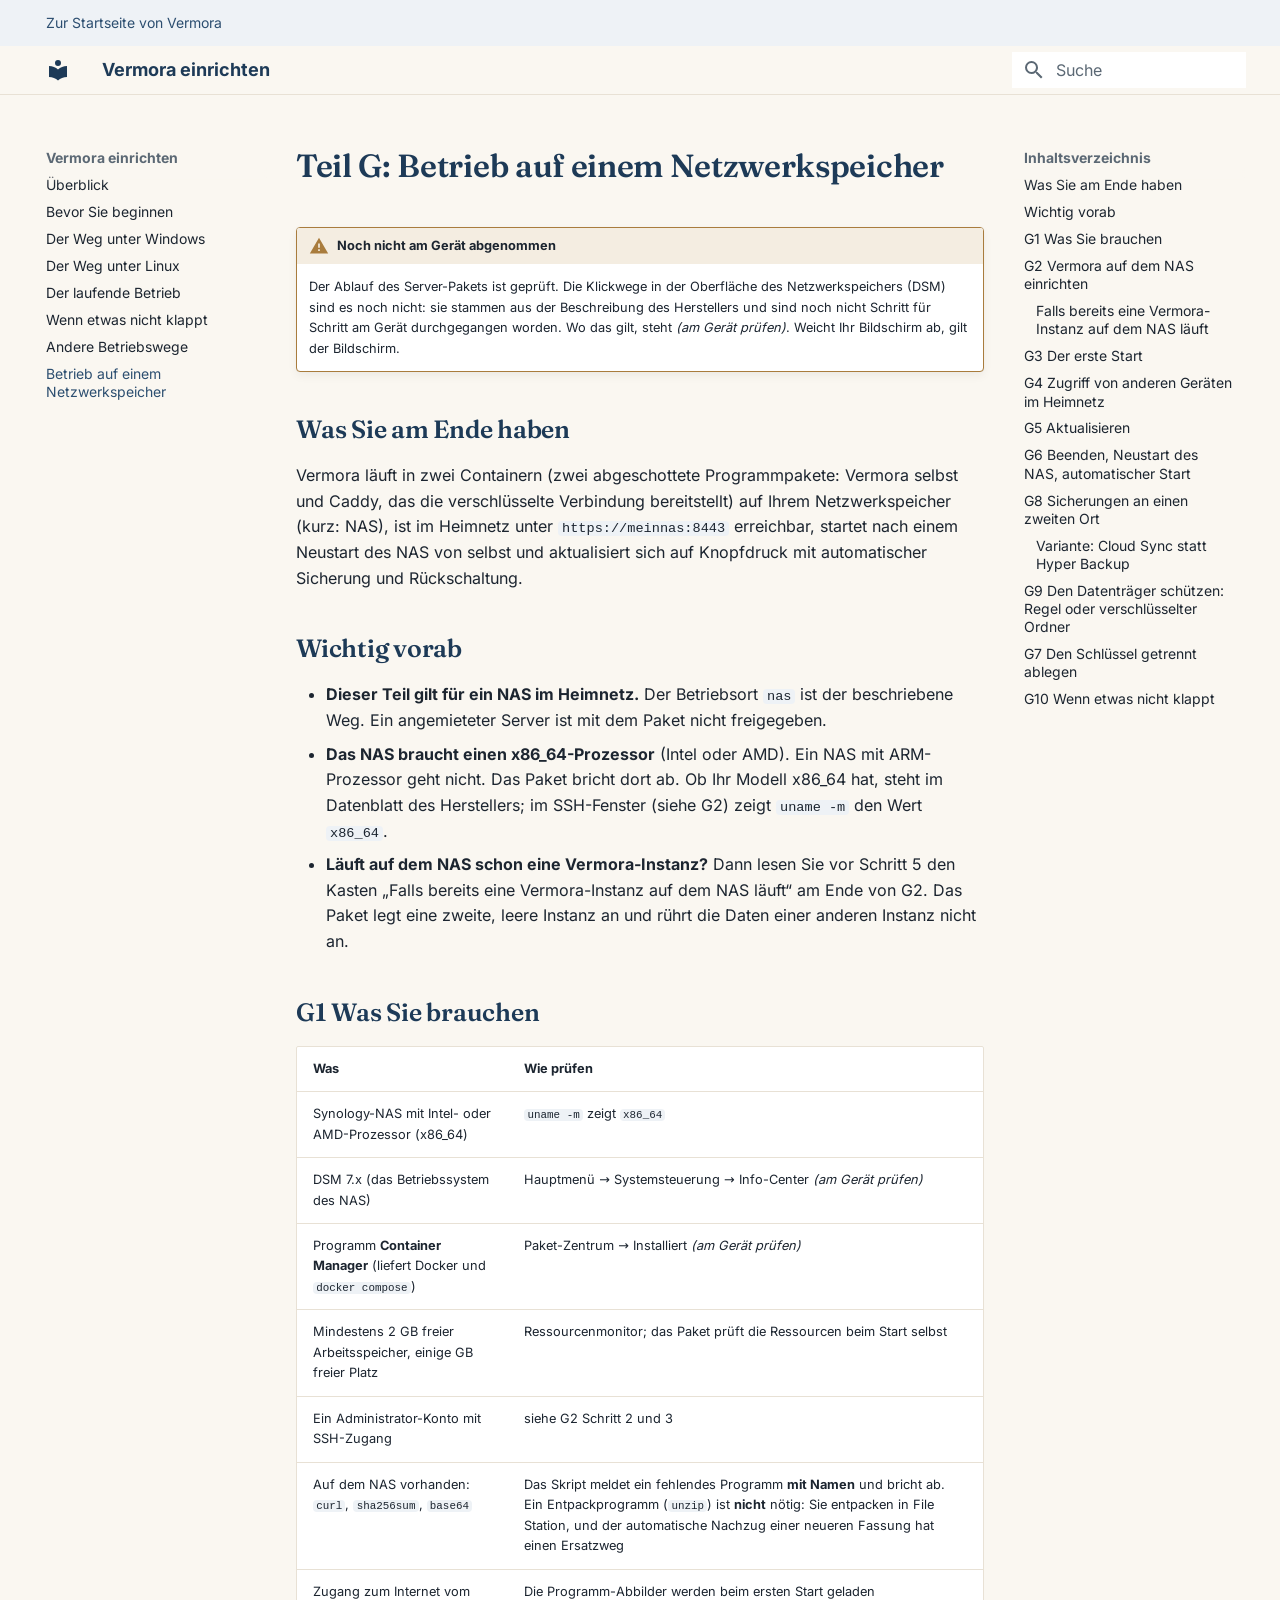
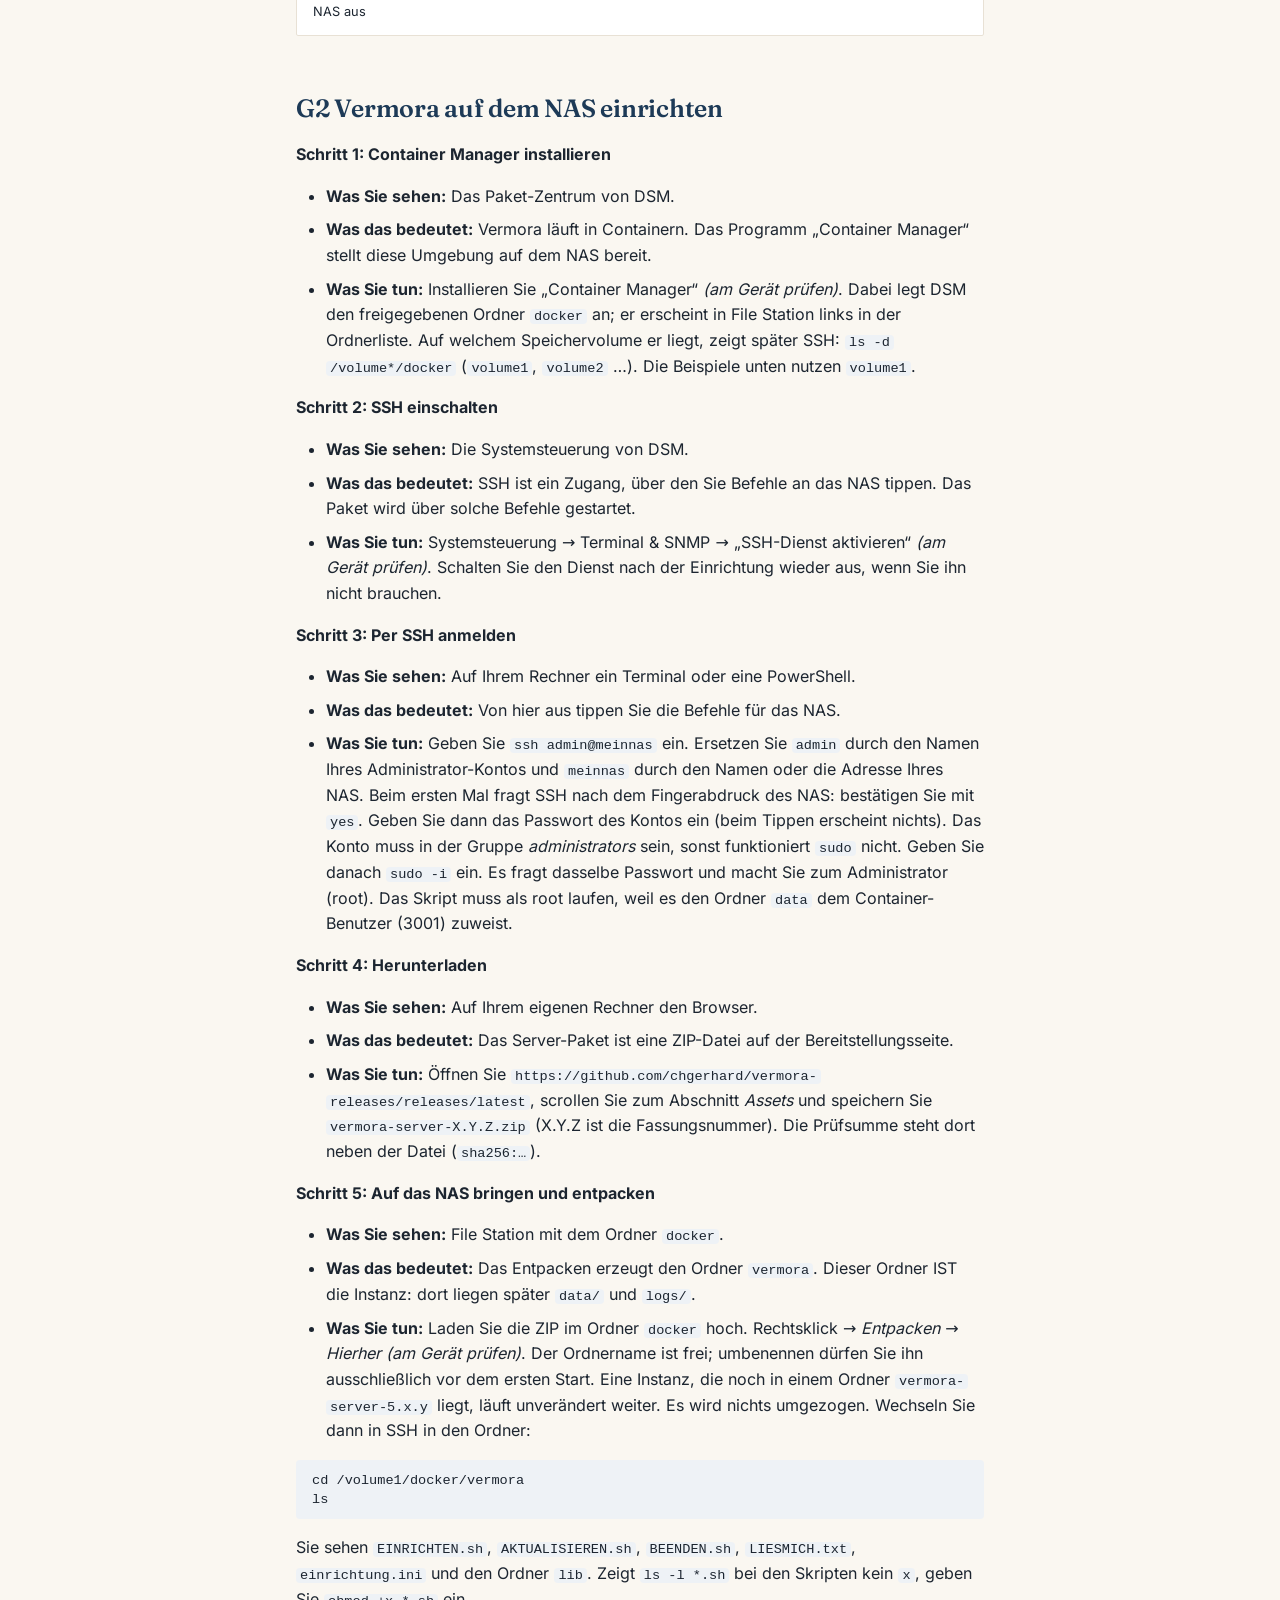
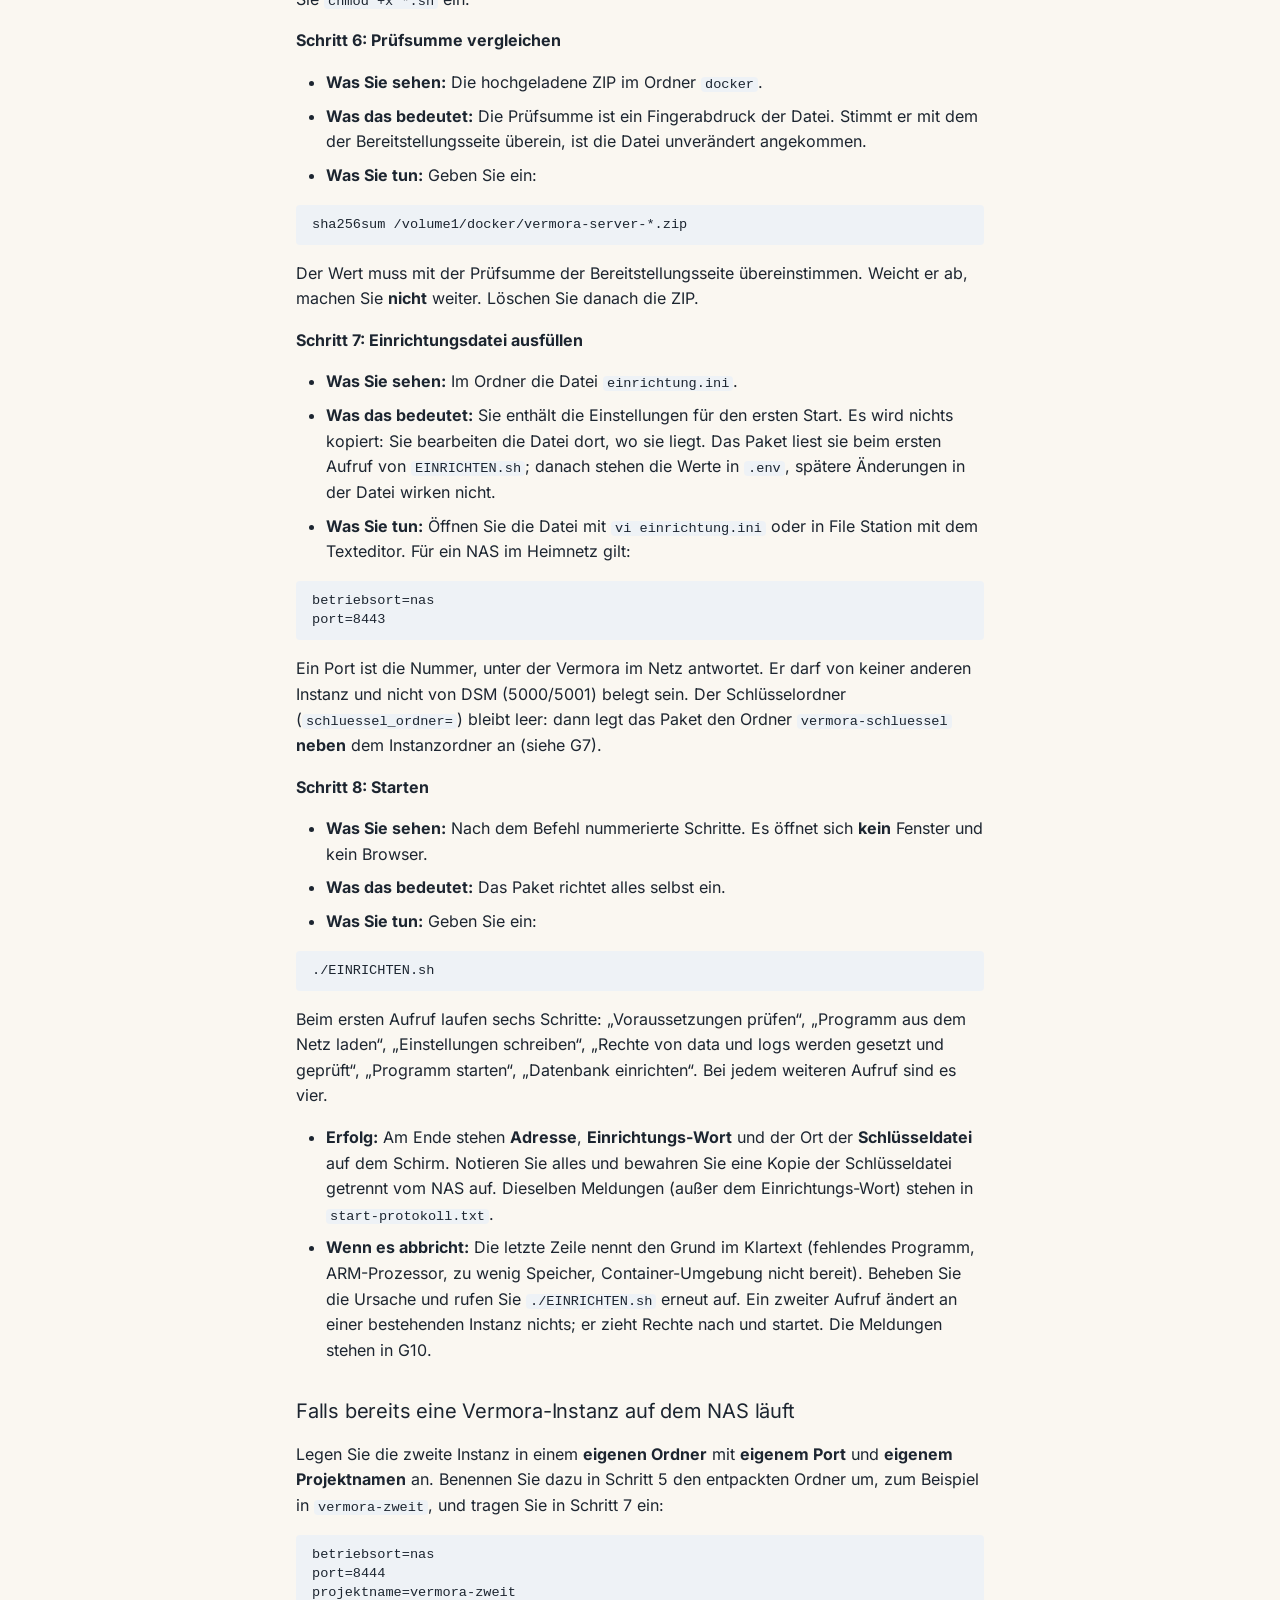
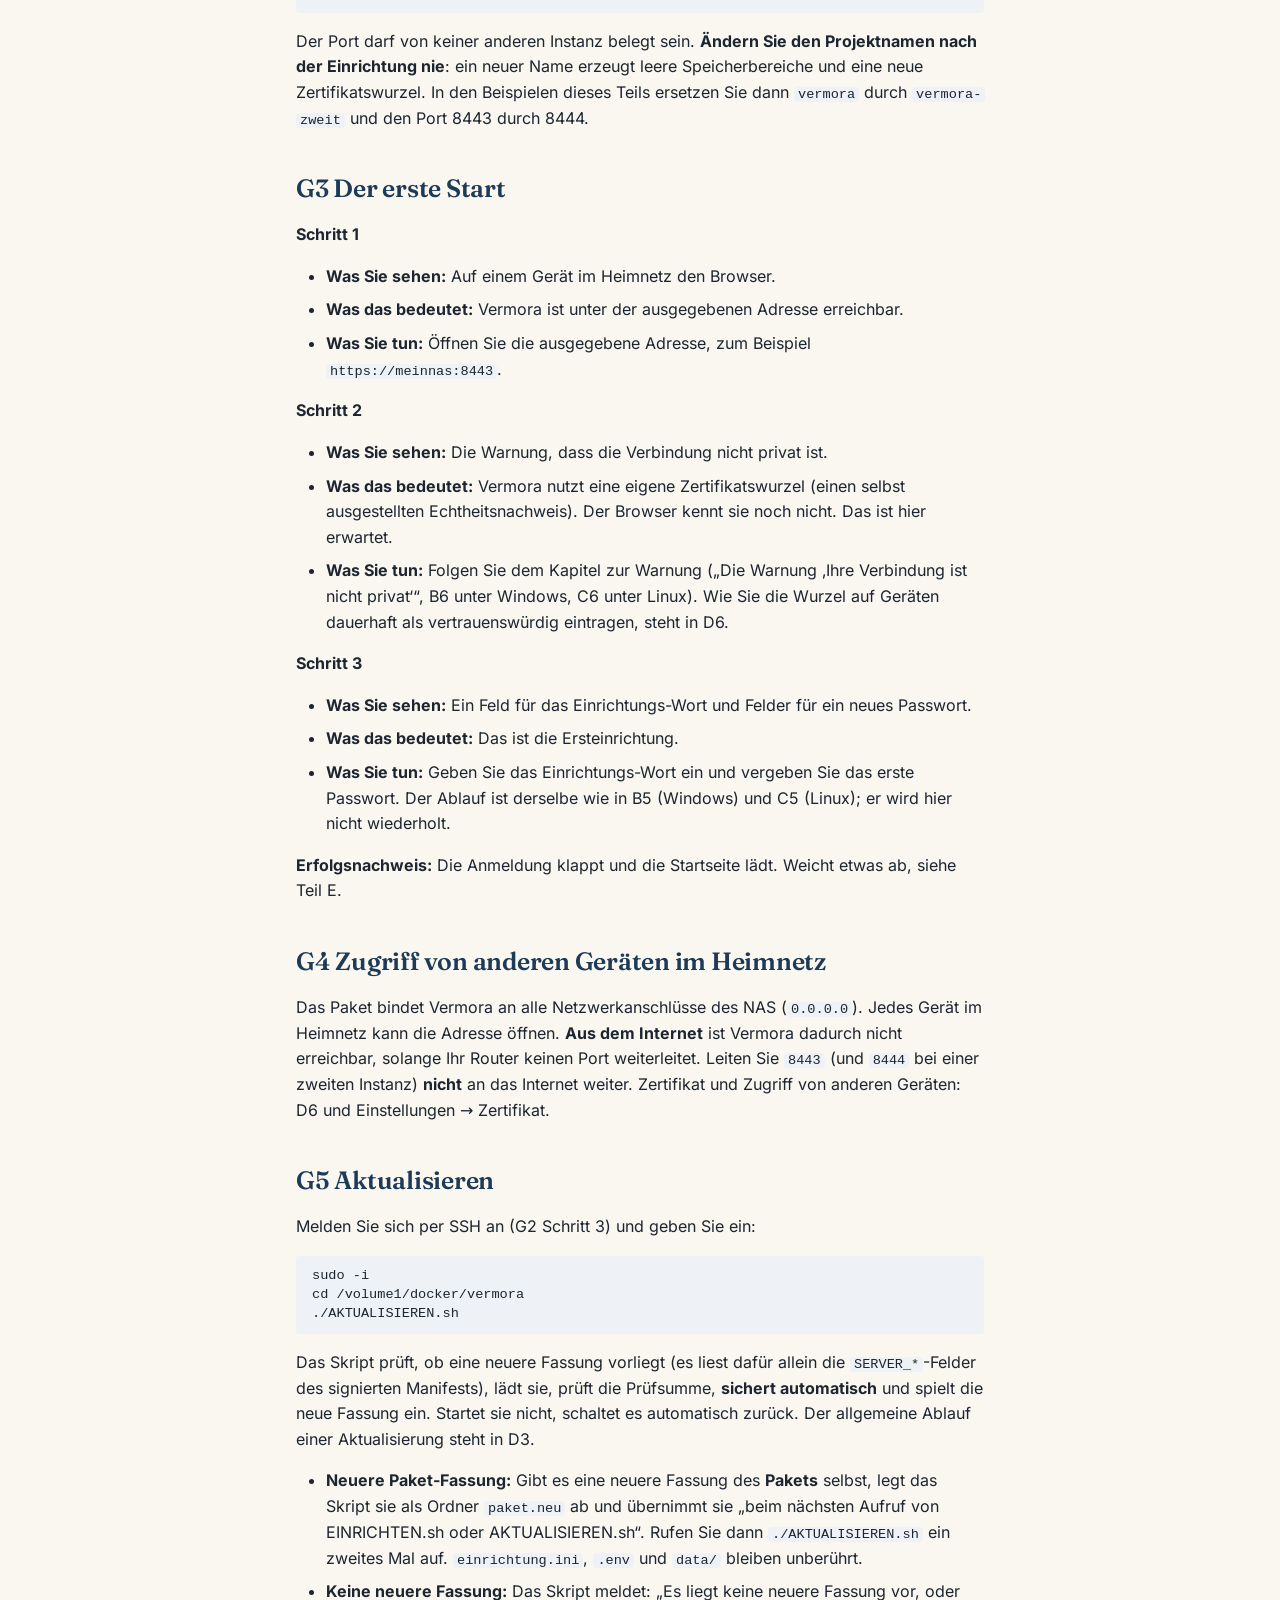
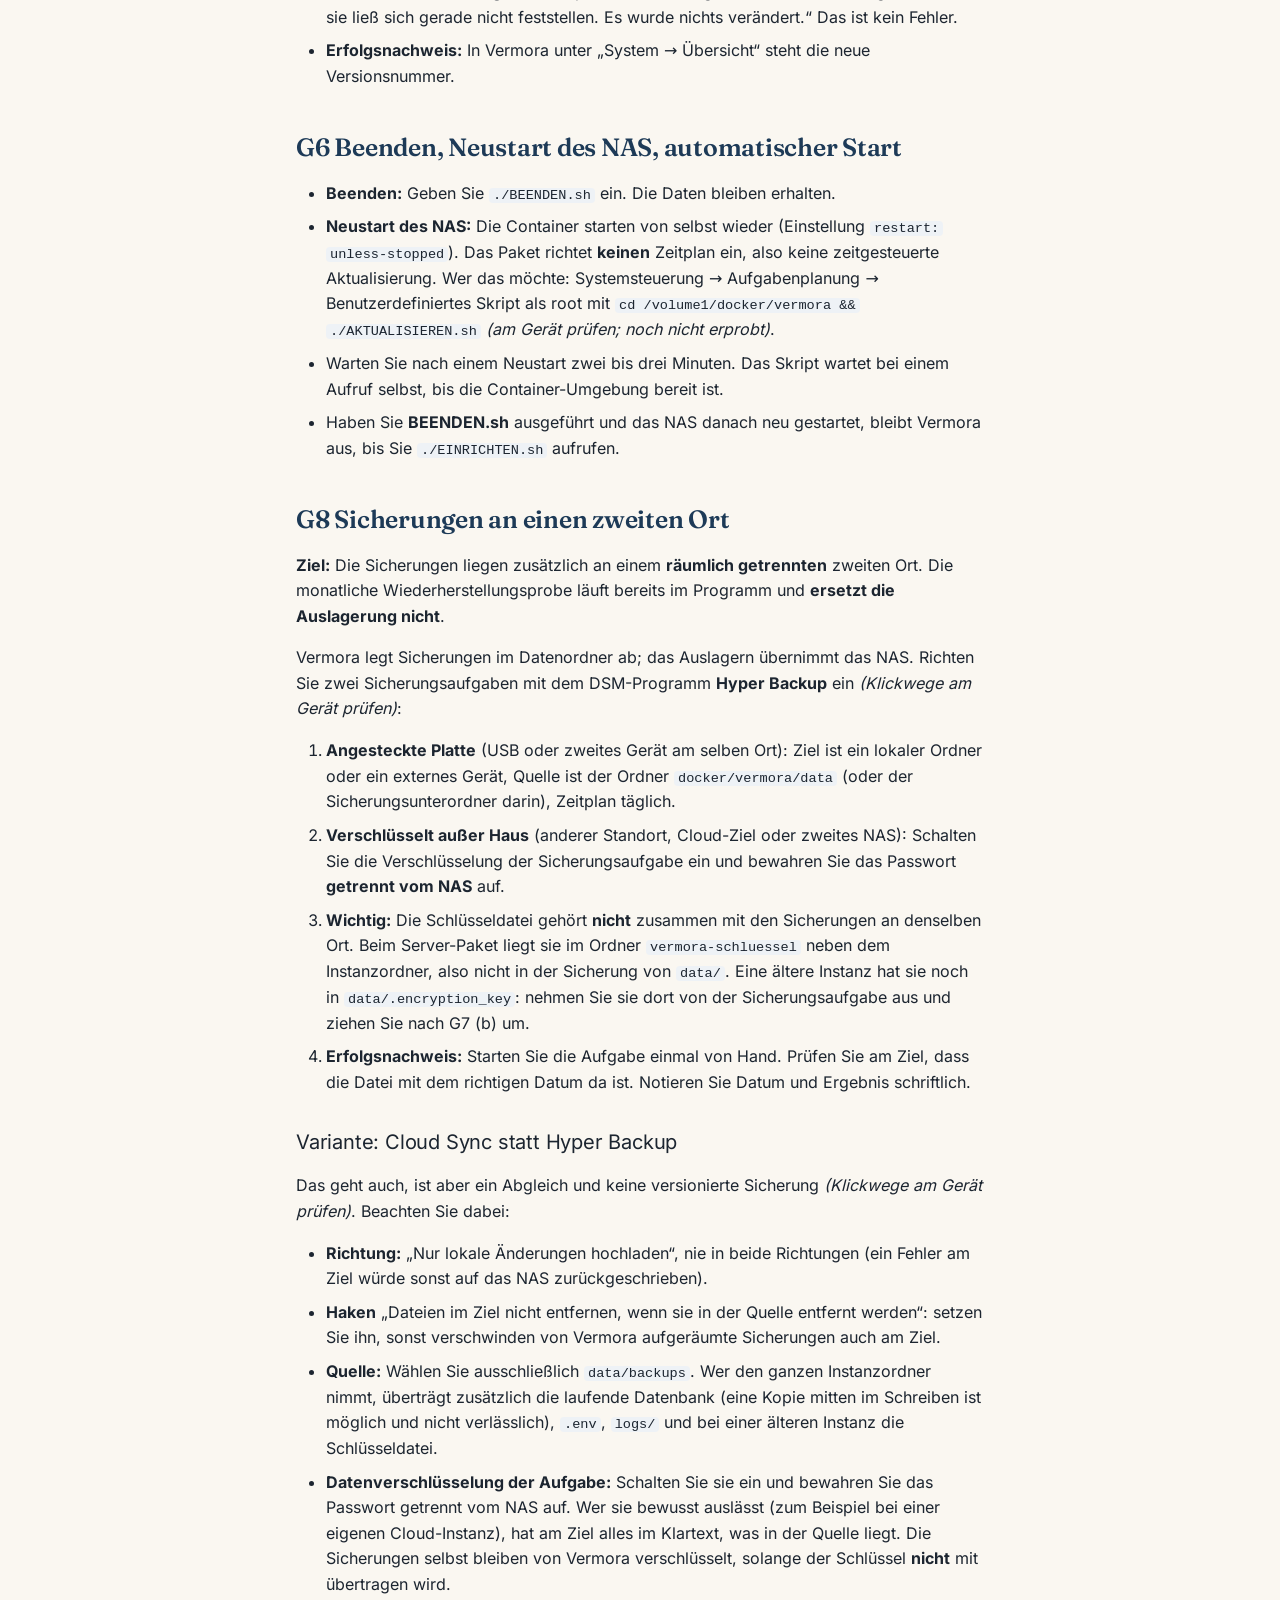
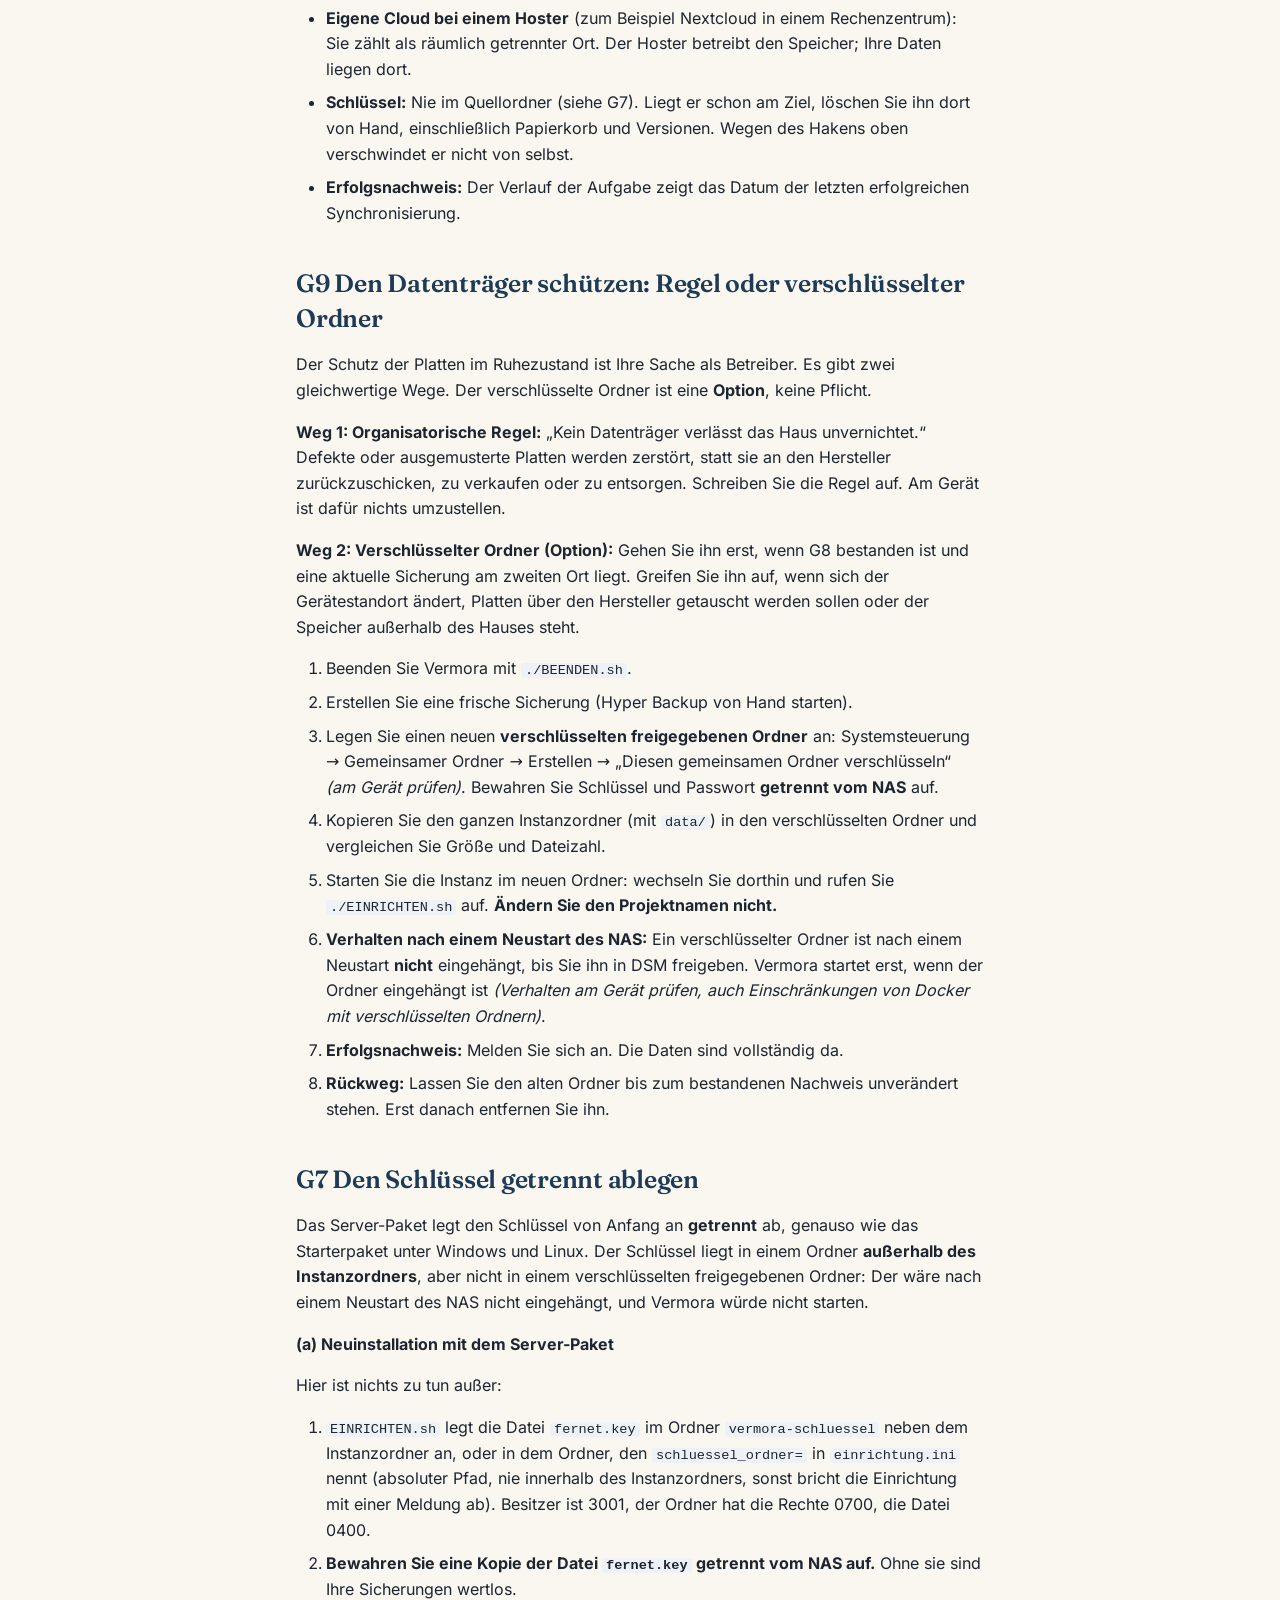
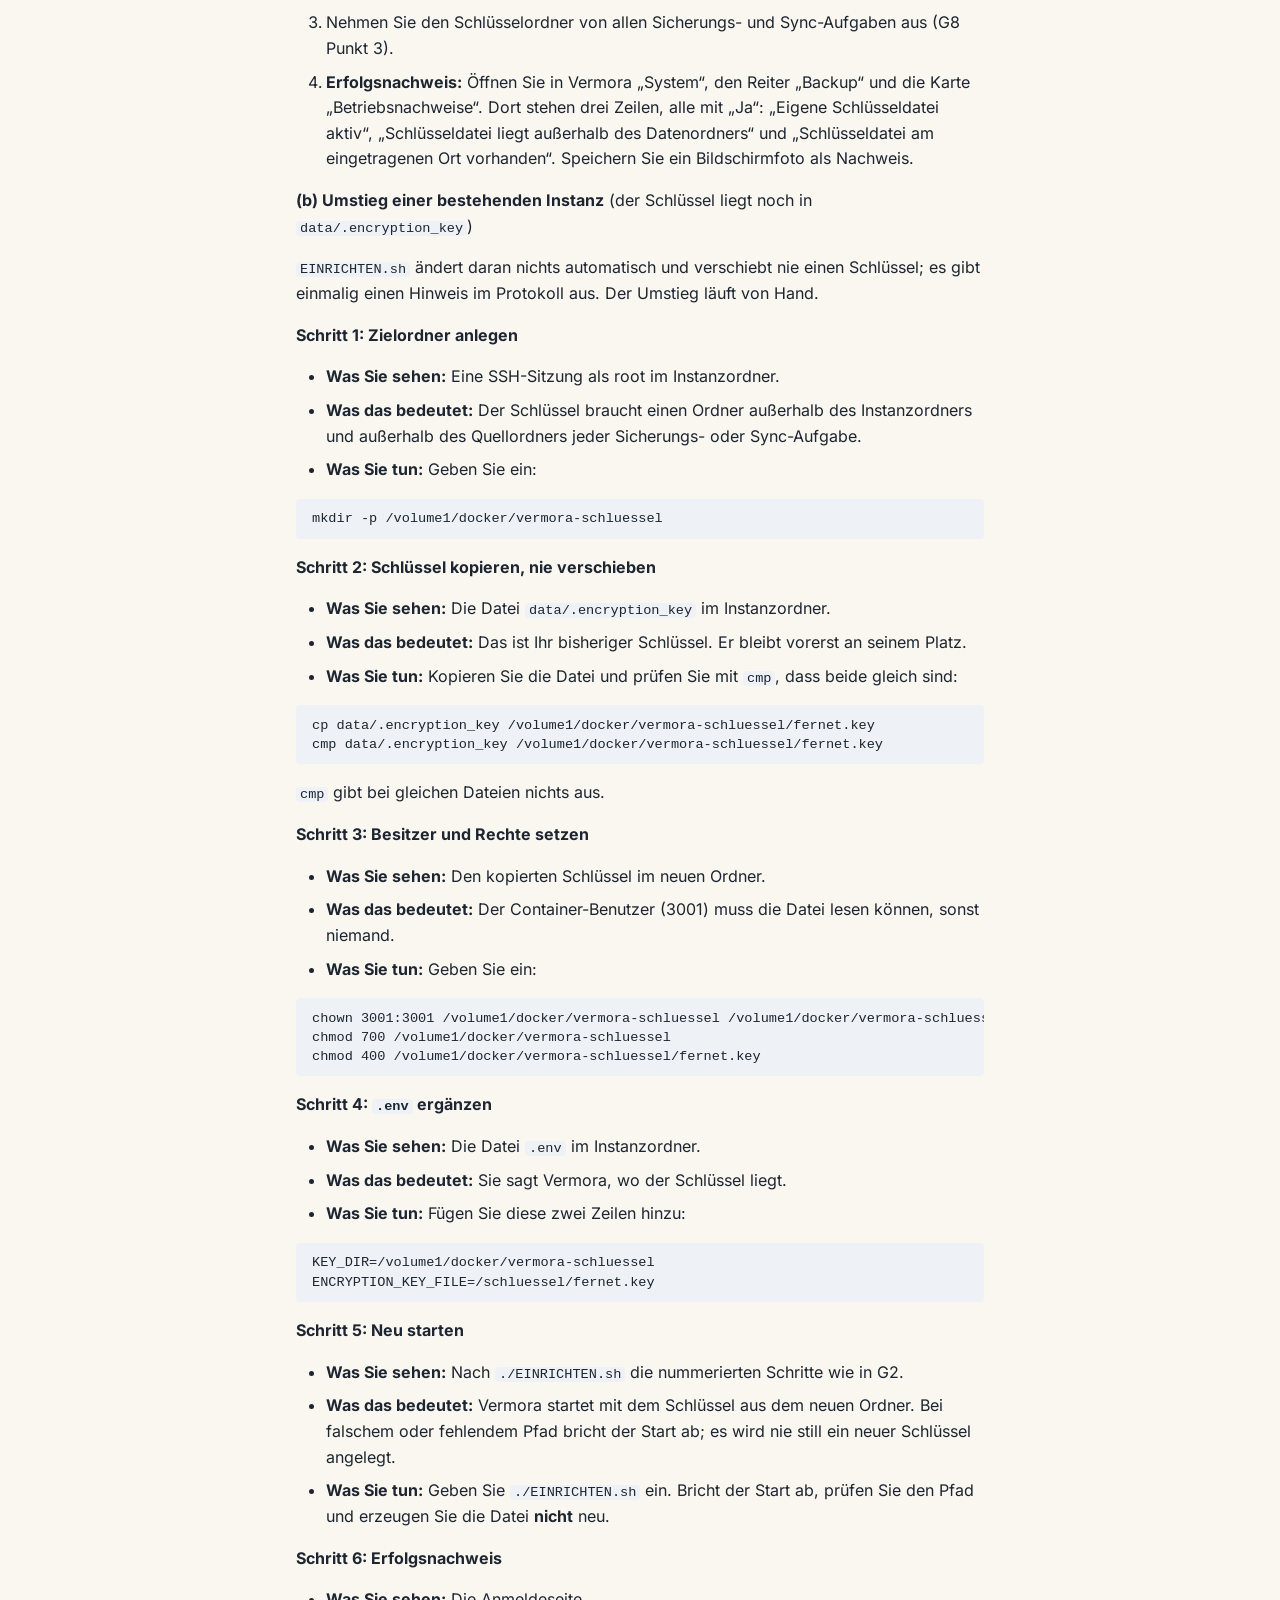
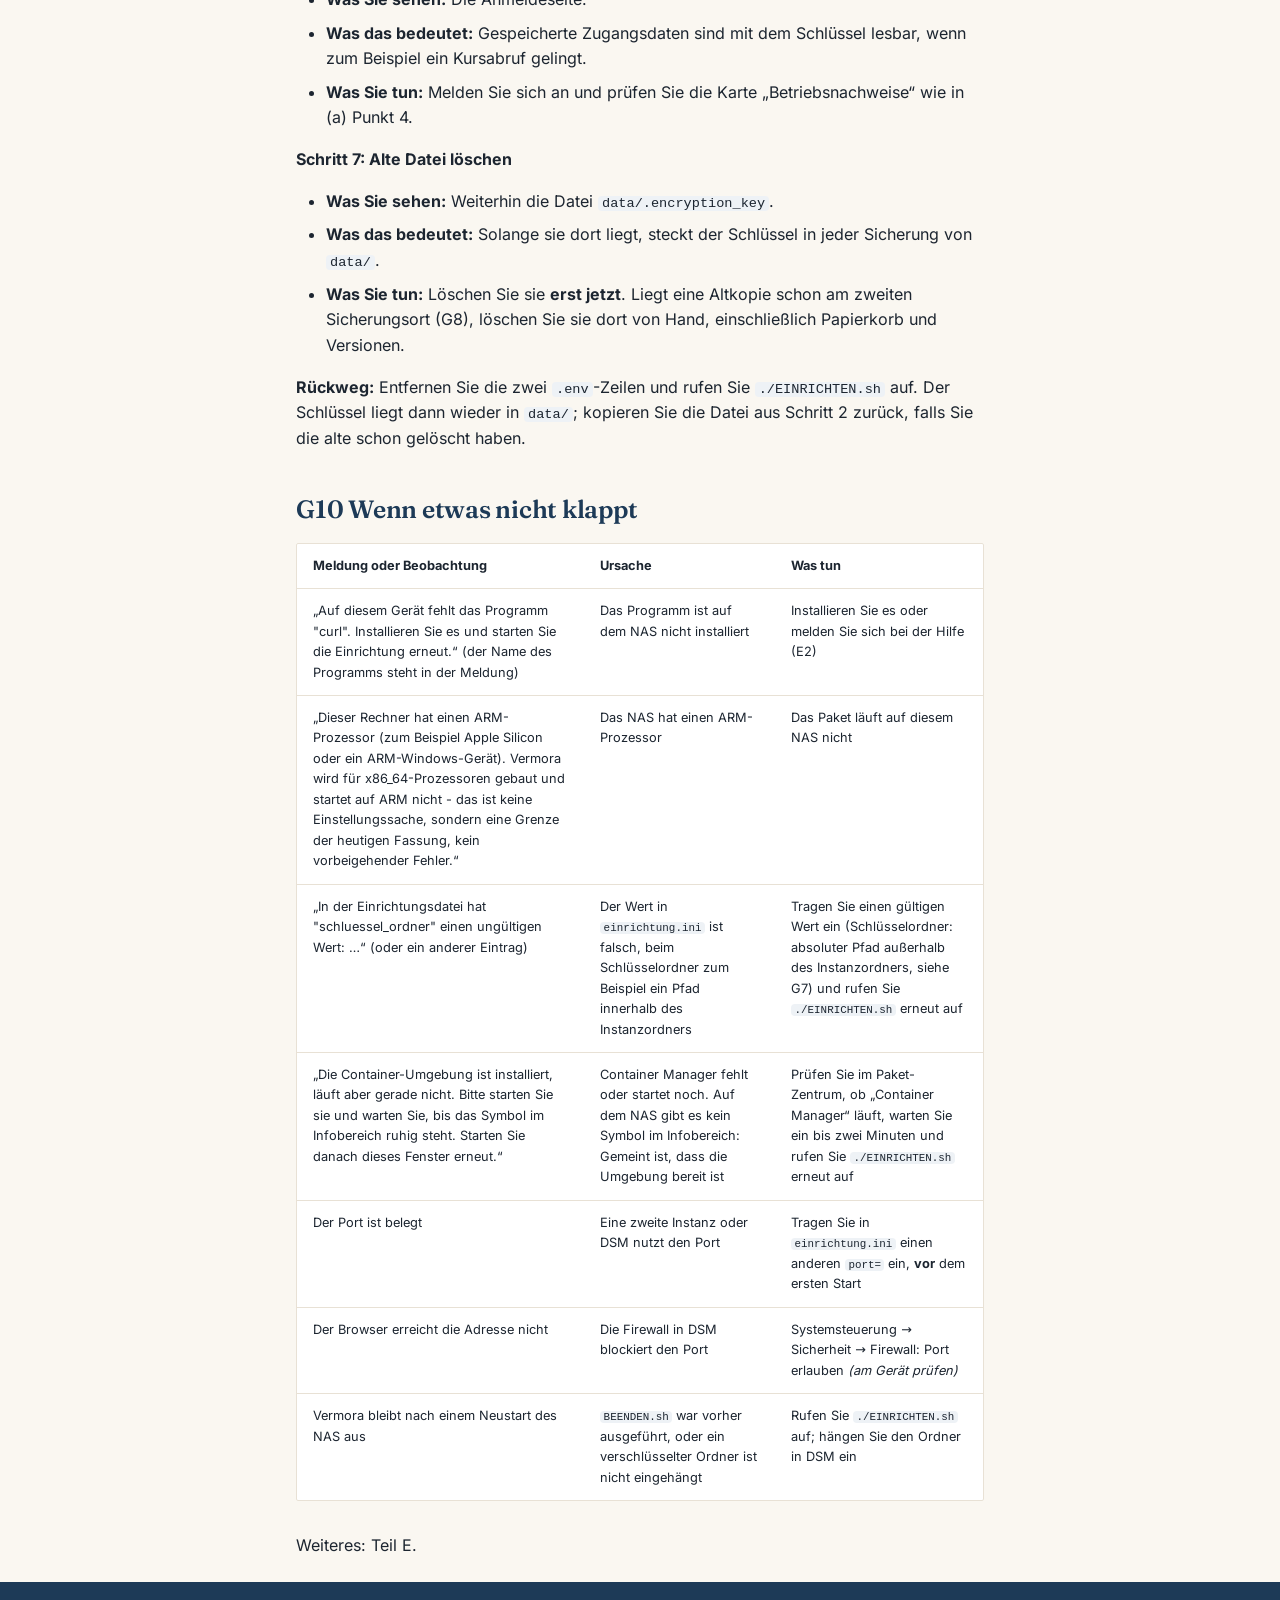
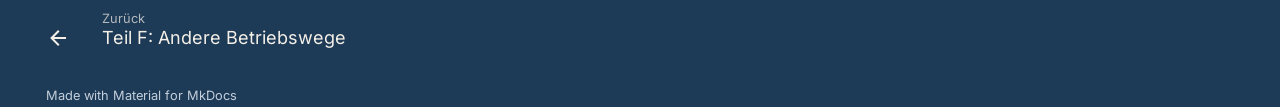
<file: anleitung/g-netzwerkspeicher/index.html>
<!doctype html>
<html lang="de" class="no-js">
  <head>
    
      <meta charset="utf-8">
      <meta name="viewport" content="width=device-width,initial-scale=1">
      
        <meta name="description" content="Vermora auf einem Netzwerkspeicher betreiben: Einrichtung per Container, Speicherorte für Daten und Datensicherung auf dem NAS.">
      
      
      
        <link rel="canonical" href="https://vermora.de/anleitung/g-netzwerkspeicher/">
      
      
        <link rel="prev" href="../f-andere-wege/">
      
      
      
        
      
      
      <link rel="icon" href="/assets/favicon.svg">
      <meta name="generator" content="mkdocs-1.6.1, mkdocs-material-9.8.1">
    
    
      
        <title>Teil G: Betrieb auf einem Netzwerkspeicher - Vermora einrichten</title>
      
    
    
      <link rel="stylesheet" href="../assets/stylesheets/main.57a0d79d.min.css">
      
        
        <link rel="stylesheet" href="../assets/stylesheets/palette.fb2fffe2.min.css">
      
      


    
    
      
    
    
      
    
    
      <link rel="stylesheet" href="../../assets/tokens.css">
    
      <link rel="stylesheet" href="../../assets/fonts.css">
    
      <link rel="stylesheet" href="../../assets/marke.css">
    
    <script>__md_scope=new URL("..",location),__md_hash=e=>[...e].reduce(((e,_)=>(e<<5)-e+_.charCodeAt(0)),0),__md_get=(e,_=localStorage,t=__md_scope)=>JSON.parse(_.getItem(t.pathname+"."+e)),__md_set=(e,_,t=localStorage,a=__md_scope)=>{try{t.setItem(a.pathname+"."+e,JSON.stringify(_))}catch(e){}}</script>
    
      

    
    
  
  
  <meta property="og:type" content="website">
  <meta property="og:site_name" content="Vermora">
  <meta property="og:locale" content="de_DE">
  <meta property="og:title" content="Teil G: Betrieb auf einem Netzwerkspeicher — Vermora einrichten">
  <meta property="og:description" content="Vermora auf einem Netzwerkspeicher betreiben: Einrichtung per Container, Speicherorte für Daten und Datensicherung auf dem NAS.">
  <meta property="og:url" content="https://vermora.de/anleitung/g-netzwerkspeicher/">
  <meta property="og:image" content="https://vermora.de/assets/bildstrecke/01-gesamtwert.webp">
  <meta property="og:image:width" content="1440">
  <meta property="og:image:height" content="900">
  <meta property="og:image:alt" content="Vermora: Gesamtwert eines Beispielvermögens im Zeitverlauf (erfundene Beispieldaten)">
  <meta name="twitter:card" content="summary_large_image">
  

  </head>
  
  
    
    
    
    
    
    <body dir="ltr" data-md-color-scheme="default" data-md-color-primary="indigo" data-md-color-accent="indigo">
  
    
    <input class="md-toggle" data-md-toggle="drawer" type="checkbox" id="__drawer" autocomplete="off">
    <input class="md-toggle" data-md-toggle="search" type="checkbox" id="__search" autocomplete="off">
    <label class="md-overlay" for="__drawer"></label>
    <div data-md-component="skip">
      
        
        <a href="#teil-g-betrieb-auf-einem-netzwerkspeicher" class="md-skip">
          Zum Inhalt
        </a>
      
    </div>
    <div data-md-component="announce">
      
        <aside class="md-banner">
          <div class="md-banner__inner md-grid md-typeset">
            
            
  <a href="/">Zur Startseite von Vermora</a>

          </div>
          
        </aside>
      
    </div>
    
    
      

  

<header class="md-header md-header--shadow" data-md-component="header">
  <nav class="md-header__inner md-grid" aria-label="Kopfzeile">
    <a href="/" title="Vermora einrichten" class="md-header__button md-logo" aria-label="Vermora einrichten" data-md-component="logo">
      
  
  <svg xmlns="http://www.w3.org/2000/svg" viewBox="0 0 24 24"><path d="M12 8a3 3 0 0 0 3-3 3 3 0 0 0-3-3 3 3 0 0 0-3 3 3 3 0 0 0 3 3m0 3.54C9.64 9.35 6.5 8 3 8v11c3.5 0 6.64 1.35 9 3.54 2.36-2.19 5.5-3.54 9-3.54V8c-3.5 0-6.64 1.35-9 3.54"/></svg>

    </a>
    <label class="md-header__button md-icon" for="__drawer">
      
      <svg xmlns="http://www.w3.org/2000/svg" viewBox="0 0 24 24"><path d="M3 6h18v2H3zm0 5h18v2H3zm0 5h18v2H3z"/></svg>
    </label>
    <div class="md-header__title" data-md-component="header-title">
      <div class="md-header__ellipsis">
        <div class="md-header__topic">
          <span class="md-ellipsis">
            Vermora einrichten
          </span>
        </div>
        <div class="md-header__topic" data-md-component="header-topic">
          <span class="md-ellipsis">
            
              Teil G: Betrieb auf einem Netzwerkspeicher
            
          </span>
        </div>
      </div>
    </div>
    
      
    
    
    
    
      
      
        <label class="md-header__button md-icon" for="__search">
          
          <svg xmlns="http://www.w3.org/2000/svg" viewBox="0 0 24 24"><path d="M9.5 3A6.5 6.5 0 0 1 16 9.5c0 1.61-.59 3.09-1.56 4.23l.27.27h.79l5 5-1.5 1.5-5-5v-.79l-.27-.27A6.52 6.52 0 0 1 9.5 16 6.5 6.5 0 0 1 3 9.5 6.5 6.5 0 0 1 9.5 3m0 2C7 5 5 7 5 9.5S7 14 9.5 14 14 12 14 9.5 12 5 9.5 5"/></svg>
        </label>
        <div class="md-search" data-md-component="search" role="dialog">
  <label class="md-search__overlay" for="__search"></label>
  <div class="md-search__inner" role="search">
    <form class="md-search__form" name="search">
      <input type="text" class="md-search__input" name="query" aria-label="Suche" placeholder="Suche" autocapitalize="off" autocorrect="off" autocomplete="off" spellcheck="false" data-md-component="search-query" required>
      <label class="md-search__icon md-icon" for="__search">
        
        <svg xmlns="http://www.w3.org/2000/svg" viewBox="0 0 24 24"><path d="M9.5 3A6.5 6.5 0 0 1 16 9.5c0 1.61-.59 3.09-1.56 4.23l.27.27h.79l5 5-1.5 1.5-5-5v-.79l-.27-.27A6.52 6.52 0 0 1 9.5 16 6.5 6.5 0 0 1 3 9.5 6.5 6.5 0 0 1 9.5 3m0 2C7 5 5 7 5 9.5S7 14 9.5 14 14 12 14 9.5 12 5 9.5 5"/></svg>
        
        <svg xmlns="http://www.w3.org/2000/svg" viewBox="0 0 24 24"><path d="M20 11v2H8l5.5 5.5-1.42 1.42L4.16 12l7.92-7.92L13.5 5.5 8 11z"/></svg>
      </label>
      <nav class="md-search__options" aria-label="Suche">
        
        <button type="reset" class="md-search__icon md-icon" title="Zurücksetzen" aria-label="Zurücksetzen" tabindex="-1">
          
          <svg xmlns="http://www.w3.org/2000/svg" viewBox="0 0 24 24"><path d="M19 6.41 17.59 5 12 10.59 6.41 5 5 6.41 10.59 12 5 17.59 6.41 19 12 13.41 17.59 19 19 17.59 13.41 12z"/></svg>
        </button>
      </nav>
      
        <div class="md-search__suggest" data-md-component="search-suggest"></div>
      
    </form>
    <div class="md-search__output">
      <div class="md-search__scrollwrap" tabindex="0" data-md-scrollfix>
        <div class="md-search-result" data-md-component="search-result">
          <div class="md-search-result__meta">
            Suche wird initialisiert
          </div>
          <ol class="md-search-result__list" role="presentation"></ol>
        </div>
      </div>
    </div>
  </div>
</div>
      
    
    
  </nav>
  
</header>
    
    <div class="md-container" data-md-component="container">
      
      
        
          
        
      
      <main class="md-main" data-md-component="main">
        <div class="md-main__inner md-grid">
          
            
              
              <div class="md-sidebar md-sidebar--primary" data-md-component="sidebar" data-md-type="navigation" >
                <div class="md-sidebar__scrollwrap">
                  <div class="md-sidebar__inner">
                    



<nav class="md-nav md-nav--primary" aria-label="Navigation" data-md-level="0">
  <label class="md-nav__title" for="__drawer">
    <a href="/" title="Vermora einrichten" class="md-nav__button md-logo" aria-label="Vermora einrichten" data-md-component="logo">
      
  
  <svg xmlns="http://www.w3.org/2000/svg" viewBox="0 0 24 24"><path d="M12 8a3 3 0 0 0 3-3 3 3 0 0 0-3-3 3 3 0 0 0-3 3 3 3 0 0 0 3 3m0 3.54C9.64 9.35 6.5 8 3 8v11c3.5 0 6.64 1.35 9 3.54 2.36-2.19 5.5-3.54 9-3.54V8c-3.5 0-6.64 1.35-9 3.54"/></svg>

    </a>
    Vermora einrichten
  </label>
  
  <ul class="md-nav__list" data-md-scrollfix>
    
      
      
  
  
  
  
    <li class="md-nav__item">
      <a href="../00-ueberblick/" class="md-nav__link">
        
  
  
  <span class="md-ellipsis">
    
  
    Überblick
  

    
  </span>
  
  

      </a>
    </li>
  

    
      
      
  
  
  
  
    
    
      
        
          
        
      
    
    
    
    
    <li class="md-nav__item md-nav__item--nested">
      
        
        
        <input class="md-nav__toggle md-toggle " type="checkbox" id="__nav_2" >
        
          
          <div class="md-nav__link md-nav__container">
            <a href="../a-vorbereitung/" class="md-nav__link ">
              
  
  
  <span class="md-ellipsis">
    
  
    Bevor Sie beginnen
  

    
  </span>
  
  

            </a>
            
          </div>
        
        <nav class="md-nav" data-md-level="1" aria-labelledby="__nav_2_label" aria-expanded="false">
          <label class="md-nav__title" for="__nav_2">
            <span class="md-nav__icon md-icon"></span>
            
  
    Bevor Sie beginnen
  

          </label>
          <ul class="md-nav__list" data-md-scrollfix>
            
              
            
          </ul>
        </nav>
      
    </li>
  

    
      
      
  
  
  
  
    
    
      
        
          
        
      
    
    
    
    
    <li class="md-nav__item md-nav__item--nested">
      
        
        
        <input class="md-nav__toggle md-toggle " type="checkbox" id="__nav_3" >
        
          
          <div class="md-nav__link md-nav__container">
            <a href="../b-windows/" class="md-nav__link ">
              
  
  
  <span class="md-ellipsis">
    
  
    Der Weg unter Windows
  

    
  </span>
  
  

            </a>
            
          </div>
        
        <nav class="md-nav" data-md-level="1" aria-labelledby="__nav_3_label" aria-expanded="false">
          <label class="md-nav__title" for="__nav_3">
            <span class="md-nav__icon md-icon"></span>
            
  
    Der Weg unter Windows
  

          </label>
          <ul class="md-nav__list" data-md-scrollfix>
            
              
            
          </ul>
        </nav>
      
    </li>
  

    
      
      
  
  
  
  
    
    
      
        
          
        
      
    
    
    
    
    <li class="md-nav__item md-nav__item--nested">
      
        
        
        <input class="md-nav__toggle md-toggle " type="checkbox" id="__nav_4" >
        
          
          <div class="md-nav__link md-nav__container">
            <a href="../c-linux/" class="md-nav__link ">
              
  
  
  <span class="md-ellipsis">
    
  
    Der Weg unter Linux
  

    
  </span>
  
  

            </a>
            
          </div>
        
        <nav class="md-nav" data-md-level="1" aria-labelledby="__nav_4_label" aria-expanded="false">
          <label class="md-nav__title" for="__nav_4">
            <span class="md-nav__icon md-icon"></span>
            
  
    Der Weg unter Linux
  

          </label>
          <ul class="md-nav__list" data-md-scrollfix>
            
              
            
          </ul>
        </nav>
      
    </li>
  

    
      
      
  
  
  
  
    
    
      
        
          
        
      
    
    
    
    
    <li class="md-nav__item md-nav__item--nested">
      
        
        
        <input class="md-nav__toggle md-toggle " type="checkbox" id="__nav_5" >
        
          
          <div class="md-nav__link md-nav__container">
            <a href="../d-betrieb/" class="md-nav__link ">
              
  
  
  <span class="md-ellipsis">
    
  
    Der laufende Betrieb
  

    
  </span>
  
  

            </a>
            
          </div>
        
        <nav class="md-nav" data-md-level="1" aria-labelledby="__nav_5_label" aria-expanded="false">
          <label class="md-nav__title" for="__nav_5">
            <span class="md-nav__icon md-icon"></span>
            
  
    Der laufende Betrieb
  

          </label>
          <ul class="md-nav__list" data-md-scrollfix>
            
              
            
          </ul>
        </nav>
      
    </li>
  

    
      
      
  
  
  
  
    
    
      
        
          
        
      
    
    
    
    
    <li class="md-nav__item md-nav__item--nested">
      
        
        
        <input class="md-nav__toggle md-toggle " type="checkbox" id="__nav_6" >
        
          
          <div class="md-nav__link md-nav__container">
            <a href="../e-wenn-etwas-nicht-klappt/" class="md-nav__link ">
              
  
  
  <span class="md-ellipsis">
    
  
    Wenn etwas nicht klappt
  

    
  </span>
  
  

            </a>
            
          </div>
        
        <nav class="md-nav" data-md-level="1" aria-labelledby="__nav_6_label" aria-expanded="false">
          <label class="md-nav__title" for="__nav_6">
            <span class="md-nav__icon md-icon"></span>
            
  
    Wenn etwas nicht klappt
  

          </label>
          <ul class="md-nav__list" data-md-scrollfix>
            
              
            
          </ul>
        </nav>
      
    </li>
  

    
      
      
  
  
  
  
    
    
      
        
          
        
      
    
    
    
    
    <li class="md-nav__item md-nav__item--nested">
      
        
        
        <input class="md-nav__toggle md-toggle " type="checkbox" id="__nav_7" >
        
          
          <div class="md-nav__link md-nav__container">
            <a href="../f-andere-wege/" class="md-nav__link ">
              
  
  
  <span class="md-ellipsis">
    
  
    Andere Betriebswege
  

    
  </span>
  
  

            </a>
            
          </div>
        
        <nav class="md-nav" data-md-level="1" aria-labelledby="__nav_7_label" aria-expanded="false">
          <label class="md-nav__title" for="__nav_7">
            <span class="md-nav__icon md-icon"></span>
            
  
    Andere Betriebswege
  

          </label>
          <ul class="md-nav__list" data-md-scrollfix>
            
              
            
          </ul>
        </nav>
      
    </li>
  

    
      
      
  
  
    
  
  
  
    
    
      
        
          
        
      
    
    
    
    
    <li class="md-nav__item md-nav__item--active md-nav__item--nested">
      
        
        
        <input class="md-nav__toggle md-toggle " type="checkbox" id="__nav_8" checked>
        
          
          <div class="md-nav__link md-nav__container">
            <a href="./" class="md-nav__link md-nav__link--active">
              
  
  
  <span class="md-ellipsis">
    
  
    Betrieb auf einem Netzwerkspeicher
  

    
  </span>
  
  

            </a>
            
          </div>
        
        <nav class="md-nav" data-md-level="1" aria-labelledby="__nav_8_label" aria-expanded="true">
          <label class="md-nav__title" for="__nav_8">
            <span class="md-nav__icon md-icon"></span>
            
  
    Betrieb auf einem Netzwerkspeicher
  

          </label>
          <ul class="md-nav__list" data-md-scrollfix>
            
              
            
          </ul>
        </nav>
      
    </li>
  

    
  </ul>
</nav>
                  </div>
                </div>
              </div>
            
            
              
              <div class="md-sidebar md-sidebar--secondary" data-md-component="sidebar" data-md-type="toc" >
                <div class="md-sidebar__scrollwrap">
                  <div class="md-sidebar__inner">
                    

<nav class="md-nav md-nav--secondary" aria-label="Inhaltsverzeichnis">
  
  
  
    
  
  
    <label class="md-nav__title" for="__toc">
      <span class="md-nav__icon md-icon"></span>
      Inhaltsverzeichnis
    </label>
    <ul class="md-nav__list" data-md-component="toc" data-md-scrollfix>
      
        <li class="md-nav__item">
  <a href="#was-sie-am-ende-haben" class="md-nav__link">
    <span class="md-ellipsis">
      
        Was Sie am Ende haben
      
    </span>
  </a>
  
</li>
      
        <li class="md-nav__item">
  <a href="#wichtig-vorab" class="md-nav__link">
    <span class="md-ellipsis">
      
        Wichtig vorab
      
    </span>
  </a>
  
</li>
      
        <li class="md-nav__item">
  <a href="#g1-was-sie-brauchen" class="md-nav__link">
    <span class="md-ellipsis">
      
        G1 Was Sie brauchen
      
    </span>
  </a>
  
</li>
      
        <li class="md-nav__item">
  <a href="#g2-vermora-auf-dem-nas-einrichten" class="md-nav__link">
    <span class="md-ellipsis">
      
        G2 Vermora auf dem NAS einrichten
      
    </span>
  </a>
  
    <nav class="md-nav" aria-label="G2 Vermora auf dem NAS einrichten">
      <ul class="md-nav__list">
        
          <li class="md-nav__item">
  <a href="#falls-bereits-eine-vermora-instanz-auf-dem-nas-lauft" class="md-nav__link">
    <span class="md-ellipsis">
      
        Falls bereits eine Vermora-Instanz auf dem NAS läuft
      
    </span>
  </a>
  
</li>
        
      </ul>
    </nav>
  
</li>
      
        <li class="md-nav__item">
  <a href="#g3-der-erste-start" class="md-nav__link">
    <span class="md-ellipsis">
      
        G3 Der erste Start
      
    </span>
  </a>
  
</li>
      
        <li class="md-nav__item">
  <a href="#g4-zugriff-von-anderen-geraten-im-heimnetz" class="md-nav__link">
    <span class="md-ellipsis">
      
        G4 Zugriff von anderen Geräten im Heimnetz
      
    </span>
  </a>
  
</li>
      
        <li class="md-nav__item">
  <a href="#g5-aktualisieren" class="md-nav__link">
    <span class="md-ellipsis">
      
        G5 Aktualisieren
      
    </span>
  </a>
  
</li>
      
        <li class="md-nav__item">
  <a href="#g6-beenden-neustart-des-nas-automatischer-start" class="md-nav__link">
    <span class="md-ellipsis">
      
        G6 Beenden, Neustart des NAS, automatischer Start
      
    </span>
  </a>
  
</li>
      
        <li class="md-nav__item">
  <a href="#g8-sicherungen-an-einen-zweiten-ort" class="md-nav__link">
    <span class="md-ellipsis">
      
        G8 Sicherungen an einen zweiten Ort
      
    </span>
  </a>
  
    <nav class="md-nav" aria-label="G8 Sicherungen an einen zweiten Ort">
      <ul class="md-nav__list">
        
          <li class="md-nav__item">
  <a href="#variante-cloud-sync-statt-hyper-backup" class="md-nav__link">
    <span class="md-ellipsis">
      
        Variante: Cloud Sync statt Hyper Backup
      
    </span>
  </a>
  
</li>
        
      </ul>
    </nav>
  
</li>
      
        <li class="md-nav__item">
  <a href="#g9-den-datentrager-schutzen-regel-oder-verschlusselter-ordner" class="md-nav__link">
    <span class="md-ellipsis">
      
        G9 Den Datenträger schützen: Regel oder verschlüsselter Ordner
      
    </span>
  </a>
  
</li>
      
        <li class="md-nav__item">
  <a href="#g7-den-schlussel-getrennt-ablegen" class="md-nav__link">
    <span class="md-ellipsis">
      
        G7 Den Schlüssel getrennt ablegen
      
    </span>
  </a>
  
</li>
      
        <li class="md-nav__item">
  <a href="#g10-wenn-etwas-nicht-klappt" class="md-nav__link">
    <span class="md-ellipsis">
      
        G10 Wenn etwas nicht klappt
      
    </span>
  </a>
  
</li>
      
    </ul>
  
</nav>
                  </div>
                </div>
              </div>
            
          
          
            <div class="md-content" data-md-component="content">
              
              <article class="md-content__inner md-typeset">
                
                  



<h1 id="teil-g-betrieb-auf-einem-netzwerkspeicher">Teil G: Betrieb auf einem Netzwerkspeicher<a class="headerlink" href="#teil-g-betrieb-auf-einem-netzwerkspeicher" title="Permanent link">&para;</a></h1>
<div class="admonition warning">
<p class="admonition-title">Noch nicht am Gerät abgenommen</p>
<p>Der Ablauf des Server-Pakets ist geprüft. Die Klickwege in der Oberfläche des
Netzwerkspeichers (DSM) sind es noch nicht: sie stammen aus der Beschreibung des
Herstellers und sind noch nicht Schritt für Schritt am Gerät durchgegangen worden.
Wo das gilt, steht <em>(am Gerät prüfen)</em>. Weicht Ihr Bildschirm ab, gilt der Bildschirm.</p>
</div>
<h2 id="was-sie-am-ende-haben">Was Sie am Ende haben<a class="headerlink" href="#was-sie-am-ende-haben" title="Permanent link">&para;</a></h2>
<p>Vermora läuft in zwei Containern (zwei abgeschottete Programmpakete: Vermora selbst und
Caddy, das die verschlüsselte Verbindung bereitstellt) auf Ihrem Netzwerkspeicher (kurz: NAS), ist im
Heimnetz unter <code>https://meinnas:8443</code> erreichbar, startet nach einem Neustart des NAS
von selbst und aktualisiert sich auf Knopfdruck mit automatischer Sicherung und
Rückschaltung.</p>
<h2 id="wichtig-vorab">Wichtig vorab<a class="headerlink" href="#wichtig-vorab" title="Permanent link">&para;</a></h2>
<ul>
<li><strong>Dieser Teil gilt für ein NAS im Heimnetz.</strong> Der Betriebsort <code>nas</code> ist der
  beschriebene Weg. Ein angemieteter Server ist mit dem Paket nicht freigegeben.</li>
<li><strong>Das NAS braucht einen x86_64-Prozessor</strong> (Intel oder AMD). Ein NAS mit ARM-Prozessor
  geht nicht. Das Paket bricht dort ab. Ob Ihr Modell x86_64 hat, steht im Datenblatt des
  Herstellers; im SSH-Fenster (siehe G2) zeigt <code>uname -m</code> den Wert <code>x86_64</code>.</li>
<li><strong>Läuft auf dem NAS schon eine Vermora-Instanz?</strong> Dann lesen Sie vor Schritt 5 den
  Kasten „Falls bereits eine Vermora-Instanz auf dem NAS läuft“ am Ende von G2. Das Paket
  legt eine zweite, leere Instanz an und rührt die Daten einer anderen Instanz nicht an.</li>
</ul>
<h2 id="g1-was-sie-brauchen">G1 Was Sie brauchen<a class="headerlink" href="#g1-was-sie-brauchen" title="Permanent link">&para;</a></h2>
<table>
<thead>
<tr>
<th>Was</th>
<th>Wie prüfen</th>
</tr>
</thead>
<tbody>
<tr>
<td>Synology-NAS mit Intel- oder AMD-Prozessor (x86_64)</td>
<td><code>uname -m</code> zeigt <code>x86_64</code></td>
</tr>
<tr>
<td>DSM 7.x (das Betriebssystem des NAS)</td>
<td>Hauptmenü → Systemsteuerung → Info-Center <em>(am Gerät prüfen)</em></td>
</tr>
<tr>
<td>Programm <strong>Container Manager</strong> (liefert Docker und <code>docker compose</code>)</td>
<td>Paket-Zentrum → Installiert <em>(am Gerät prüfen)</em></td>
</tr>
<tr>
<td>Mindestens 2 GB freier Arbeitsspeicher, einige GB freier Platz</td>
<td>Ressourcenmonitor; das Paket prüft die Ressourcen beim Start selbst</td>
</tr>
<tr>
<td>Ein Administrator-Konto mit SSH-Zugang</td>
<td>siehe G2 Schritt 2 und 3</td>
</tr>
<tr>
<td>Auf dem NAS vorhanden: <code>curl</code>, <code>sha256sum</code>, <code>base64</code></td>
<td>Das Skript meldet ein fehlendes Programm <strong>mit Namen</strong> und bricht ab. Ein Entpackprogramm (<code>unzip</code>) ist <strong>nicht</strong> nötig: Sie entpacken in File Station, und der automatische Nachzug einer neueren Fassung hat einen Ersatzweg</td>
</tr>
<tr>
<td>Zugang zum Internet vom NAS aus</td>
<td>Die Programm-Abbilder werden beim ersten Start geladen</td>
</tr>
</tbody>
</table>
<h2 id="g2-vermora-auf-dem-nas-einrichten">G2 Vermora auf dem NAS einrichten<a class="headerlink" href="#g2-vermora-auf-dem-nas-einrichten" title="Permanent link">&para;</a></h2>
<p><strong>Schritt 1: Container Manager installieren</strong></p>
<ul>
<li><strong>Was Sie sehen:</strong> Das Paket-Zentrum von DSM.</li>
<li><strong>Was das bedeutet:</strong> Vermora läuft in Containern. Das Programm „Container Manager“
  stellt diese Umgebung auf dem NAS bereit.</li>
<li><strong>Was Sie tun:</strong> Installieren Sie „Container Manager“ <em>(am Gerät prüfen)</em>. Dabei legt
  DSM den freigegebenen Ordner <code>docker</code> an; er erscheint in File Station links in der
  Ordnerliste. Auf welchem Speichervolume er liegt, zeigt später SSH:
  <code>ls -d /volume*/docker</code> (<code>volume1</code>, <code>volume2</code> …). Die Beispiele unten nutzen <code>volume1</code>.</li>
</ul>
<p><strong>Schritt 2: SSH einschalten</strong></p>
<ul>
<li><strong>Was Sie sehen:</strong> Die Systemsteuerung von DSM.</li>
<li><strong>Was das bedeutet:</strong> SSH ist ein Zugang, über den Sie Befehle an das NAS tippen. Das
  Paket wird über solche Befehle gestartet.</li>
<li><strong>Was Sie tun:</strong> Systemsteuerung → Terminal &amp; SNMP → „SSH-Dienst aktivieren“
  <em>(am Gerät prüfen)</em>. Schalten Sie den Dienst nach der Einrichtung wieder aus, wenn Sie
  ihn nicht brauchen.</li>
</ul>
<p><strong>Schritt 3: Per SSH anmelden</strong></p>
<ul>
<li><strong>Was Sie sehen:</strong> Auf Ihrem Rechner ein Terminal oder eine PowerShell.</li>
<li><strong>Was das bedeutet:</strong> Von hier aus tippen Sie die Befehle für das NAS.</li>
<li><strong>Was Sie tun:</strong> Geben Sie <code>ssh admin@meinnas</code> ein. Ersetzen Sie <code>admin</code> durch den Namen
  Ihres Administrator-Kontos und <code>meinnas</code> durch den Namen oder die Adresse Ihres NAS.
  Beim ersten Mal fragt SSH nach dem Fingerabdruck des NAS: bestätigen Sie mit <code>yes</code>.
  Geben Sie dann das Passwort des Kontos ein (beim Tippen erscheint nichts). Das Konto
  muss in der Gruppe <em>administrators</em> sein, sonst funktioniert <code>sudo</code> nicht. Geben Sie
  danach <code>sudo -i</code> ein. Es fragt dasselbe Passwort und macht Sie zum Administrator (root).
  Das Skript muss als root laufen, weil es den Ordner <code>data</code> dem Container-Benutzer (3001)
  zuweist.</li>
</ul>
<p><strong>Schritt 4: Herunterladen</strong></p>
<ul>
<li><strong>Was Sie sehen:</strong> Auf Ihrem eigenen Rechner den Browser.</li>
<li><strong>Was das bedeutet:</strong> Das Server-Paket ist eine ZIP-Datei auf der Bereitstellungsseite.</li>
<li><strong>Was Sie tun:</strong> Öffnen Sie <code>https://github.com/chgerhard/vermora-releases/releases/latest</code>,
  scrollen Sie zum Abschnitt <em>Assets</em> und speichern Sie <code>vermora-server-X.Y.Z.zip</code>
  (X.Y.Z ist die Fassungsnummer). Die Prüfsumme steht dort neben der Datei (<code>sha256:…</code>).</li>
</ul>
<p><strong>Schritt 5: Auf das NAS bringen und entpacken</strong></p>
<ul>
<li><strong>Was Sie sehen:</strong> File Station mit dem Ordner <code>docker</code>.</li>
<li><strong>Was das bedeutet:</strong> Das Entpacken erzeugt den Ordner <code>vermora</code>. Dieser Ordner IST die
  Instanz: dort liegen später <code>data/</code> und <code>logs/</code>.</li>
<li><strong>Was Sie tun:</strong> Laden Sie die ZIP im Ordner <code>docker</code> hoch. Rechtsklick → <em>Entpacken</em> →
  <em>Hierher</em> <em>(am Gerät prüfen)</em>. Der Ordnername ist frei; umbenennen dürfen Sie ihn
  ausschließlich vor dem ersten Start. Eine Instanz, die noch in einem Ordner
  <code>vermora-server-5.x.y</code> liegt, läuft unverändert weiter. Es wird nichts umgezogen.
  Wechseln Sie dann in SSH in den Ordner:</li>
</ul>
<pre><code class="language-bash">cd /volume1/docker/vermora
ls
</code></pre>
<p>Sie sehen <code>EINRICHTEN.sh</code>, <code>AKTUALISIEREN.sh</code>, <code>BEENDEN.sh</code>, <code>LIESMICH.txt</code>,
<code>einrichtung.ini</code> und den Ordner <code>lib</code>. Zeigt <code>ls -l *.sh</code> bei den Skripten kein <code>x</code>,
geben Sie <code>chmod +x *.sh</code> ein.</p>
<p><strong>Schritt 6: Prüfsumme vergleichen</strong></p>
<ul>
<li><strong>Was Sie sehen:</strong> Die hochgeladene ZIP im Ordner <code>docker</code>.</li>
<li><strong>Was das bedeutet:</strong> Die Prüfsumme ist ein Fingerabdruck der Datei. Stimmt er mit dem
  der Bereitstellungsseite überein, ist die Datei unverändert angekommen.</li>
<li><strong>Was Sie tun:</strong> Geben Sie ein:</li>
</ul>
<pre><code class="language-bash">sha256sum /volume1/docker/vermora-server-*.zip
</code></pre>
<p>Der Wert muss mit der Prüfsumme der Bereitstellungsseite übereinstimmen. Weicht er ab,
machen Sie <strong>nicht</strong> weiter. Löschen Sie danach die ZIP.</p>
<p><strong>Schritt 7: Einrichtungsdatei ausfüllen</strong></p>
<ul>
<li><strong>Was Sie sehen:</strong> Im Ordner die Datei <code>einrichtung.ini</code>.</li>
<li><strong>Was das bedeutet:</strong> Sie enthält die Einstellungen für den ersten Start. Es wird nichts
  kopiert: Sie bearbeiten die Datei dort, wo sie liegt. Das Paket liest sie beim ersten
  Aufruf von <code>EINRICHTEN.sh</code>; danach stehen die Werte in <code>.env</code>, spätere Änderungen in der
  Datei wirken nicht.</li>
<li><strong>Was Sie tun:</strong> Öffnen Sie die Datei mit <code>vi einrichtung.ini</code> oder in File Station mit
  dem Texteditor. Für ein NAS im Heimnetz gilt:</li>
</ul>
<pre><code>betriebsort=nas
port=8443
</code></pre>
<p>Ein Port ist die Nummer, unter der Vermora im Netz antwortet. Er darf von keiner anderen
Instanz und nicht von DSM (5000/5001) belegt sein. Der Schlüsselordner
(<code>schluessel_ordner=</code>) bleibt leer: dann legt das Paket den Ordner <code>vermora-schluessel</code>
<strong>neben</strong> dem Instanzordner an (siehe G7).</p>
<p><strong>Schritt 8: Starten</strong></p>
<ul>
<li><strong>Was Sie sehen:</strong> Nach dem Befehl nummerierte Schritte. Es öffnet sich <strong>kein</strong> Fenster
  und kein Browser.</li>
<li><strong>Was das bedeutet:</strong> Das Paket richtet alles selbst ein.</li>
<li><strong>Was Sie tun:</strong> Geben Sie ein:</li>
</ul>
<pre><code class="language-bash">./EINRICHTEN.sh
</code></pre>
<p>Beim ersten Aufruf laufen sechs Schritte: „Voraussetzungen prüfen“, „Programm aus dem
Netz laden“, „Einstellungen schreiben“, „Rechte von data und logs werden gesetzt und
geprüft“, „Programm starten“, „Datenbank einrichten“. Bei jedem weiteren Aufruf sind es
vier.</p>
<ul>
<li><strong>Erfolg:</strong> Am Ende stehen <strong>Adresse</strong>, <strong>Einrichtungs-Wort</strong> und der Ort der
  <strong>Schlüsseldatei</strong> auf dem Schirm. Notieren Sie alles und bewahren Sie eine Kopie der
  Schlüsseldatei getrennt vom NAS auf. Dieselben Meldungen (außer dem Einrichtungs-Wort)
  stehen in <code>start-protokoll.txt</code>.</li>
<li><strong>Wenn es abbricht:</strong> Die letzte Zeile nennt den Grund im Klartext (fehlendes
  Programm, ARM-Prozessor, zu wenig Speicher, Container-Umgebung nicht bereit). Beheben
  Sie die Ursache und rufen Sie <code>./EINRICHTEN.sh</code> erneut auf. Ein zweiter Aufruf ändert an
  einer bestehenden Instanz nichts; er zieht Rechte nach und startet. Die Meldungen
  stehen in G10.</li>
</ul>
<h3 id="falls-bereits-eine-vermora-instanz-auf-dem-nas-lauft">Falls bereits eine Vermora-Instanz auf dem NAS läuft<a class="headerlink" href="#falls-bereits-eine-vermora-instanz-auf-dem-nas-lauft" title="Permanent link">&para;</a></h3>
<p>Legen Sie die zweite Instanz in einem <strong>eigenen Ordner</strong> mit <strong>eigenem Port</strong> und
<strong>eigenem Projektnamen</strong> an. Benennen Sie dazu in Schritt 5 den entpackten Ordner um,
zum Beispiel in <code>vermora-zweit</code>, und tragen Sie in Schritt 7 ein:</p>
<pre><code>betriebsort=nas
port=8444
projektname=vermora-zweit
</code></pre>
<p>Der Port darf von keiner anderen Instanz belegt sein. <strong>Ändern Sie den Projektnamen nach
der Einrichtung nie</strong>: ein neuer Name erzeugt leere Speicherbereiche und eine neue
Zertifikatswurzel. In den Beispielen dieses Teils ersetzen Sie dann <code>vermora</code> durch
<code>vermora-zweit</code> und den Port 8443 durch 8444.</p>
<h2 id="g3-der-erste-start">G3 Der erste Start<a class="headerlink" href="#g3-der-erste-start" title="Permanent link">&para;</a></h2>
<p><strong>Schritt 1</strong></p>
<ul>
<li><strong>Was Sie sehen:</strong> Auf einem Gerät im Heimnetz den Browser.</li>
<li><strong>Was das bedeutet:</strong> Vermora ist unter der ausgegebenen Adresse erreichbar.</li>
<li><strong>Was Sie tun:</strong> Öffnen Sie die ausgegebene Adresse, zum Beispiel <code>https://meinnas:8443</code>.</li>
</ul>
<p><strong>Schritt 2</strong></p>
<ul>
<li><strong>Was Sie sehen:</strong> Die Warnung, dass die Verbindung nicht privat ist.</li>
<li><strong>Was das bedeutet:</strong> Vermora nutzt eine eigene Zertifikatswurzel (einen selbst
  ausgestellten Echtheitsnachweis). Der Browser kennt sie noch nicht. Das ist hier
  erwartet.</li>
<li><strong>Was Sie tun:</strong> Folgen Sie dem Kapitel zur Warnung („Die Warnung ‚Ihre Verbindung ist
  nicht privat‘“, B6 unter Windows, C6 unter Linux). Wie Sie die Wurzel auf Geräten
  dauerhaft als vertrauenswürdig eintragen, steht in D6.</li>
</ul>
<p><strong>Schritt 3</strong></p>
<ul>
<li><strong>Was Sie sehen:</strong> Ein Feld für das Einrichtungs-Wort und Felder für ein neues Passwort.</li>
<li><strong>Was das bedeutet:</strong> Das ist die Ersteinrichtung.</li>
<li><strong>Was Sie tun:</strong> Geben Sie das Einrichtungs-Wort ein und vergeben Sie das erste Passwort.
  Der Ablauf ist derselbe wie in B5 (Windows) und C5 (Linux); er wird hier nicht
  wiederholt.</li>
</ul>
<p><strong>Erfolgsnachweis:</strong> Die Anmeldung klappt und die Startseite lädt. Weicht etwas ab, siehe
Teil E.</p>
<h2 id="g4-zugriff-von-anderen-geraten-im-heimnetz">G4 Zugriff von anderen Geräten im Heimnetz<a class="headerlink" href="#g4-zugriff-von-anderen-geraten-im-heimnetz" title="Permanent link">&para;</a></h2>
<p>Das Paket bindet Vermora an alle Netzwerkanschlüsse des NAS (<code>0.0.0.0</code>). Jedes Gerät im
Heimnetz kann die Adresse öffnen. <strong>Aus dem Internet</strong> ist Vermora dadurch nicht
erreichbar, solange Ihr Router keinen Port weiterleitet. Leiten Sie <code>8443</code> (und <code>8444</code> bei
einer zweiten Instanz) <strong>nicht</strong> an das Internet weiter. Zertifikat und Zugriff von
anderen Geräten: D6 und Einstellungen → Zertifikat.</p>
<h2 id="g5-aktualisieren">G5 Aktualisieren<a class="headerlink" href="#g5-aktualisieren" title="Permanent link">&para;</a></h2>
<p>Melden Sie sich per SSH an (G2 Schritt 3) und geben Sie ein:</p>
<pre><code class="language-bash">sudo -i
cd /volume1/docker/vermora
./AKTUALISIEREN.sh
</code></pre>
<p>Das Skript prüft, ob eine neuere Fassung vorliegt (es liest dafür allein die
<code>SERVER_*</code>-Felder des signierten Manifests), lädt sie, prüft die Prüfsumme, <strong>sichert
automatisch</strong> und spielt die neue Fassung ein. Startet sie nicht, schaltet es
automatisch zurück. Der allgemeine Ablauf einer Aktualisierung steht in D3.</p>
<ul>
<li><strong>Neuere Paket-Fassung:</strong> Gibt es eine neuere Fassung des <strong>Pakets</strong> selbst, legt das
  Skript sie als Ordner <code>paket.neu</code> ab und übernimmt sie „beim nächsten Aufruf von
  EINRICHTEN.sh oder AKTUALISIEREN.sh“. Rufen Sie dann <code>./AKTUALISIEREN.sh</code> ein zweites
  Mal auf. <code>einrichtung.ini</code>, <code>.env</code> und <code>data/</code> bleiben unberührt.</li>
<li><strong>Keine neuere Fassung:</strong> Das Skript meldet: „Es liegt keine neuere Fassung vor, oder
  sie ließ sich gerade nicht feststellen. Es wurde nichts verändert.“ Das ist kein Fehler.</li>
<li><strong>Erfolgsnachweis:</strong> In Vermora unter „System → Übersicht“ steht die neue
  Versionsnummer.</li>
</ul>
<h2 id="g6-beenden-neustart-des-nas-automatischer-start">G6 Beenden, Neustart des NAS, automatischer Start<a class="headerlink" href="#g6-beenden-neustart-des-nas-automatischer-start" title="Permanent link">&para;</a></h2>
<ul>
<li><strong>Beenden:</strong> Geben Sie <code>./BEENDEN.sh</code> ein. Die Daten bleiben erhalten.</li>
<li><strong>Neustart des NAS:</strong> Die Container starten von selbst wieder (Einstellung
  <code>restart: unless-stopped</code>). Das Paket richtet <strong>keinen</strong> Zeitplan ein, also keine
  zeitgesteuerte Aktualisierung. Wer das möchte: Systemsteuerung → Aufgabenplanung →
  Benutzerdefiniertes Skript als root mit
  <code>cd /volume1/docker/vermora &amp;&amp; ./AKTUALISIEREN.sh</code> <em>(am Gerät prüfen; noch nicht
  erprobt)</em>.</li>
<li>Warten Sie nach einem Neustart zwei bis drei Minuten. Das Skript wartet bei einem
  Aufruf selbst, bis die Container-Umgebung bereit ist.</li>
<li>Haben Sie <strong>BEENDEN.sh</strong> ausgeführt und das NAS danach neu gestartet, bleibt Vermora aus,
  bis Sie <code>./EINRICHTEN.sh</code> aufrufen.</li>
</ul>
<h2 id="g8-sicherungen-an-einen-zweiten-ort">G8 Sicherungen an einen zweiten Ort<a class="headerlink" href="#g8-sicherungen-an-einen-zweiten-ort" title="Permanent link">&para;</a></h2>
<p><strong>Ziel:</strong> Die Sicherungen liegen zusätzlich an einem <strong>räumlich getrennten</strong> zweiten Ort.
Die monatliche Wiederherstellungsprobe läuft bereits im Programm und <strong>ersetzt die
Auslagerung nicht</strong>.</p>
<p>Vermora legt Sicherungen im Datenordner ab; das Auslagern übernimmt das NAS. Richten Sie
zwei Sicherungsaufgaben mit dem DSM-Programm <strong>Hyper Backup</strong> ein <em>(Klickwege am Gerät
prüfen)</em>:</p>
<ol>
<li><strong>Angesteckte Platte</strong> (USB oder zweites Gerät am selben Ort): Ziel ist ein lokaler
   Ordner oder ein externes Gerät, Quelle ist der Ordner <code>docker/vermora/data</code> (oder der
   Sicherungsunterordner darin), Zeitplan täglich.</li>
<li><strong>Verschlüsselt außer Haus</strong> (anderer Standort, Cloud-Ziel oder zweites NAS): Schalten
   Sie die Verschlüsselung der Sicherungsaufgabe ein und bewahren Sie das Passwort
   <strong>getrennt vom NAS</strong> auf.</li>
<li><strong>Wichtig:</strong> Die Schlüsseldatei gehört <strong>nicht</strong> zusammen mit den Sicherungen an
   denselben Ort. Beim Server-Paket liegt sie im Ordner <code>vermora-schluessel</code> neben dem
   Instanzordner, also nicht in der Sicherung von <code>data/</code>. Eine ältere Instanz hat sie
   noch in <code>data/.encryption_key</code>: nehmen Sie sie dort von der Sicherungsaufgabe aus und
   ziehen Sie nach G7 (b) um.</li>
<li><strong>Erfolgsnachweis:</strong> Starten Sie die Aufgabe einmal von Hand. Prüfen Sie am Ziel, dass
   die Datei mit dem richtigen Datum da ist. Notieren Sie Datum und Ergebnis
   schriftlich.</li>
</ol>
<h3 id="variante-cloud-sync-statt-hyper-backup">Variante: Cloud Sync statt Hyper Backup<a class="headerlink" href="#variante-cloud-sync-statt-hyper-backup" title="Permanent link">&para;</a></h3>
<p>Das geht auch, ist aber ein Abgleich und keine versionierte Sicherung <em>(Klickwege am
Gerät prüfen)</em>. Beachten Sie dabei:</p>
<ul>
<li><strong>Richtung:</strong> „Nur lokale Änderungen hochladen“, nie in beide Richtungen (ein Fehler am
  Ziel würde sonst auf das NAS zurückgeschrieben).</li>
<li><strong>Haken</strong> „Dateien im Ziel nicht entfernen, wenn sie in der Quelle entfernt werden“:
  setzen Sie ihn, sonst verschwinden von Vermora aufgeräumte Sicherungen auch am Ziel.</li>
<li><strong>Quelle:</strong> Wählen Sie ausschließlich <code>data/backups</code>. Wer den ganzen Instanzordner
  nimmt, überträgt zusätzlich die laufende Datenbank (eine Kopie mitten im Schreiben ist
  möglich und nicht verlässlich), <code>.env</code>, <code>logs/</code> und bei einer älteren Instanz die
  Schlüsseldatei.</li>
<li><strong>Datenverschlüsselung der Aufgabe:</strong> Schalten Sie sie ein und bewahren Sie das Passwort getrennt vom
  NAS auf. Wer sie bewusst auslässt (zum Beispiel bei einer eigenen Cloud-Instanz), hat am Ziel
  alles im Klartext, was in der Quelle liegt. Die Sicherungen selbst bleiben von Vermora
  verschlüsselt, solange der Schlüssel <strong>nicht</strong> mit übertragen wird.</li>
<li><strong>Eigene Cloud bei einem Hoster</strong> (zum Beispiel Nextcloud in einem Rechenzentrum): Sie
  zählt als räumlich getrennter Ort. Der Hoster betreibt den Speicher; Ihre Daten liegen
  dort.</li>
<li><strong>Schlüssel:</strong> Nie im Quellordner (siehe G7). Liegt er schon am Ziel, löschen Sie ihn dort
  von Hand, einschließlich Papierkorb und Versionen. Wegen des Hakens oben verschwindet er
  nicht von selbst.</li>
<li><strong>Erfolgsnachweis:</strong> Der Verlauf der Aufgabe zeigt das Datum der letzten erfolgreichen
  Synchronisierung.</li>
</ul>
<h2 id="g9-den-datentrager-schutzen-regel-oder-verschlusselter-ordner">G9 Den Datenträger schützen: Regel oder verschlüsselter Ordner<a class="headerlink" href="#g9-den-datentrager-schutzen-regel-oder-verschlusselter-ordner" title="Permanent link">&para;</a></h2>
<p>Der Schutz der Platten im Ruhezustand ist Ihre Sache als Betreiber. Es gibt zwei
gleichwertige Wege. Der verschlüsselte Ordner ist eine <strong>Option</strong>, keine Pflicht.</p>
<p><strong>Weg 1: Organisatorische Regel:</strong> „Kein Datenträger verlässt das Haus unvernichtet.“
Defekte oder ausgemusterte Platten werden zerstört, statt sie an den Hersteller
zurückzuschicken, zu verkaufen oder zu entsorgen. Schreiben Sie die Regel auf. Am
Gerät ist dafür nichts umzustellen.</p>
<p><strong>Weg 2: Verschlüsselter Ordner (Option):</strong> Gehen Sie ihn erst, wenn G8 bestanden ist und
eine aktuelle Sicherung am zweiten Ort liegt. Greifen Sie ihn auf, wenn sich der
Gerätestandort ändert, Platten über den Hersteller getauscht werden sollen oder der
Speicher außerhalb des Hauses steht.</p>
<ol>
<li>Beenden Sie Vermora mit <code>./BEENDEN.sh</code>.</li>
<li>Erstellen Sie eine frische Sicherung (Hyper Backup von Hand starten).</li>
<li>Legen Sie einen neuen <strong>verschlüsselten freigegebenen Ordner</strong> an: Systemsteuerung →
   Gemeinsamer Ordner → Erstellen → „Diesen gemeinsamen Ordner verschlüsseln“ <em>(am Gerät
   prüfen)</em>. Bewahren Sie Schlüssel und Passwort <strong>getrennt vom NAS</strong> auf.</li>
<li>Kopieren Sie den ganzen Instanzordner (mit <code>data/</code>) in den verschlüsselten Ordner und
   vergleichen Sie Größe und Dateizahl.</li>
<li>Starten Sie die Instanz im neuen Ordner: wechseln Sie dorthin und rufen Sie
   <code>./EINRICHTEN.sh</code> auf. <strong>Ändern Sie den Projektnamen nicht.</strong></li>
<li><strong>Verhalten nach einem Neustart des NAS:</strong> Ein verschlüsselter Ordner ist nach einem
   Neustart <strong>nicht</strong> eingehängt, bis Sie ihn in DSM freigeben. Vermora startet erst,
   wenn der Ordner eingehängt ist <em>(Verhalten am Gerät prüfen, auch
   Einschränkungen von Docker mit verschlüsselten Ordnern)</em>.</li>
<li><strong>Erfolgsnachweis:</strong> Melden Sie sich an. Die Daten sind vollständig da.</li>
<li><strong>Rückweg:</strong> Lassen Sie den alten Ordner bis zum bestandenen Nachweis unverändert
   stehen. Erst danach entfernen Sie ihn.</li>
</ol>
<h2 id="g7-den-schlussel-getrennt-ablegen">G7 Den Schlüssel getrennt ablegen<a class="headerlink" href="#g7-den-schlussel-getrennt-ablegen" title="Permanent link">&para;</a></h2>
<p>Das Server-Paket legt den Schlüssel von Anfang an <strong>getrennt</strong> ab, genauso wie das
Starterpaket unter Windows und Linux. Der Schlüssel liegt in einem Ordner <strong>außerhalb des
Instanzordners</strong>, aber nicht in einem verschlüsselten freigegebenen Ordner: Der wäre nach
einem Neustart des NAS nicht eingehängt, und Vermora würde nicht starten.</p>
<p><strong>(a) Neuinstallation mit dem Server-Paket</strong></p>
<p>Hier ist nichts zu tun außer:</p>
<ol>
<li><code>EINRICHTEN.sh</code> legt die Datei <code>fernet.key</code> im Ordner <code>vermora-schluessel</code> neben dem
   Instanzordner an, oder in dem Ordner, den <code>schluessel_ordner=</code> in <code>einrichtung.ini</code>
   nennt (absoluter Pfad, nie innerhalb des Instanzordners, sonst bricht die Einrichtung
   mit einer Meldung ab). Besitzer ist 3001, der Ordner hat die Rechte 0700, die Datei 0400.</li>
<li><strong>Bewahren Sie eine Kopie der Datei <code>fernet.key</code> getrennt vom NAS auf.</strong> Ohne sie sind
   Ihre Sicherungen wertlos.</li>
<li>Nehmen Sie den Schlüsselordner von allen Sicherungs- und Sync-Aufgaben aus (G8 Punkt 3).</li>
<li><strong>Erfolgsnachweis:</strong> Öffnen Sie in Vermora „System“, den Reiter „Backup“ und die Karte
   „Betriebsnachweise“. Dort stehen drei Zeilen, alle mit „Ja“: „Eigene Schlüsseldatei
   aktiv“, „Schlüsseldatei liegt außerhalb des Datenordners“ und „Schlüsseldatei am
   eingetragenen Ort vorhanden“. Speichern Sie ein Bildschirmfoto als Nachweis.</li>
</ol>
<p><strong>(b) Umstieg einer bestehenden Instanz</strong> (der Schlüssel liegt noch in
<code>data/.encryption_key</code>)</p>
<p><code>EINRICHTEN.sh</code> ändert daran nichts automatisch und verschiebt nie einen Schlüssel; es gibt
einmalig einen Hinweis im Protokoll aus. Der Umstieg läuft von Hand.</p>
<p><strong>Schritt 1: Zielordner anlegen</strong></p>
<ul>
<li><strong>Was Sie sehen:</strong> Eine SSH-Sitzung als root im Instanzordner.</li>
<li><strong>Was das bedeutet:</strong> Der Schlüssel braucht einen Ordner außerhalb des Instanzordners und
  außerhalb des Quellordners jeder Sicherungs- oder Sync-Aufgabe.</li>
<li><strong>Was Sie tun:</strong> Geben Sie ein:</li>
</ul>
<pre><code class="language-bash">mkdir -p /volume1/docker/vermora-schluessel
</code></pre>
<p><strong>Schritt 2: Schlüssel kopieren, nie verschieben</strong></p>
<ul>
<li><strong>Was Sie sehen:</strong> Die Datei <code>data/.encryption_key</code> im Instanzordner.</li>
<li><strong>Was das bedeutet:</strong> Das ist Ihr bisheriger Schlüssel. Er bleibt vorerst an seinem Platz.</li>
<li><strong>Was Sie tun:</strong> Kopieren Sie die Datei und prüfen Sie mit <code>cmp</code>, dass beide gleich sind:</li>
</ul>
<pre><code class="language-bash">cp data/.encryption_key /volume1/docker/vermora-schluessel/fernet.key
cmp data/.encryption_key /volume1/docker/vermora-schluessel/fernet.key
</code></pre>
<p><code>cmp</code> gibt bei gleichen Dateien nichts aus.</p>
<p><strong>Schritt 3: Besitzer und Rechte setzen</strong></p>
<ul>
<li><strong>Was Sie sehen:</strong> Den kopierten Schlüssel im neuen Ordner.</li>
<li><strong>Was das bedeutet:</strong> Der Container-Benutzer (3001) muss die Datei lesen können, sonst
  niemand.</li>
<li><strong>Was Sie tun:</strong> Geben Sie ein:</li>
</ul>
<pre><code class="language-bash">chown 3001:3001 /volume1/docker/vermora-schluessel /volume1/docker/vermora-schluessel/fernet.key
chmod 700 /volume1/docker/vermora-schluessel
chmod 400 /volume1/docker/vermora-schluessel/fernet.key
</code></pre>
<p><strong>Schritt 4: <code>.env</code> ergänzen</strong></p>
<ul>
<li><strong>Was Sie sehen:</strong> Die Datei <code>.env</code> im Instanzordner.</li>
<li><strong>Was das bedeutet:</strong> Sie sagt Vermora, wo der Schlüssel liegt.</li>
<li><strong>Was Sie tun:</strong> Fügen Sie diese zwei Zeilen hinzu:</li>
</ul>
<pre><code>KEY_DIR=/volume1/docker/vermora-schluessel
ENCRYPTION_KEY_FILE=/schluessel/fernet.key
</code></pre>
<p><strong>Schritt 5: Neu starten</strong></p>
<ul>
<li><strong>Was Sie sehen:</strong> Nach <code>./EINRICHTEN.sh</code> die nummerierten Schritte wie in G2.</li>
<li><strong>Was das bedeutet:</strong> Vermora startet mit dem Schlüssel aus dem neuen Ordner. Bei falschem
  oder fehlendem Pfad bricht der Start ab; es wird nie still ein neuer Schlüssel angelegt.</li>
<li><strong>Was Sie tun:</strong> Geben Sie <code>./EINRICHTEN.sh</code> ein. Bricht der Start ab, prüfen Sie den
  Pfad und erzeugen Sie die Datei <strong>nicht</strong> neu.</li>
</ul>
<p><strong>Schritt 6: Erfolgsnachweis</strong></p>
<ul>
<li><strong>Was Sie sehen:</strong> Die Anmeldeseite.</li>
<li><strong>Was das bedeutet:</strong> Gespeicherte Zugangsdaten sind mit dem Schlüssel lesbar, wenn zum
  Beispiel ein Kursabruf gelingt.</li>
<li><strong>Was Sie tun:</strong> Melden Sie sich an und prüfen Sie die Karte „Betriebsnachweise“ wie in
  (a) Punkt 4.</li>
</ul>
<p><strong>Schritt 7: Alte Datei löschen</strong></p>
<ul>
<li><strong>Was Sie sehen:</strong> Weiterhin die Datei <code>data/.encryption_key</code>.</li>
<li><strong>Was das bedeutet:</strong> Solange sie dort liegt, steckt der Schlüssel in jeder Sicherung von
  <code>data/</code>.</li>
<li><strong>Was Sie tun:</strong> Löschen Sie sie <strong>erst jetzt</strong>. Liegt eine Altkopie schon am zweiten
  Sicherungsort (G8), löschen Sie sie dort von Hand, einschließlich Papierkorb und
  Versionen.</li>
</ul>
<p><strong>Rückweg:</strong> Entfernen Sie die zwei <code>.env</code>-Zeilen und rufen Sie <code>./EINRICHTEN.sh</code> auf. Der
Schlüssel liegt dann wieder in <code>data/</code>; kopieren Sie die Datei aus Schritt 2 zurück, falls
Sie die alte schon gelöscht haben.</p>
<h2 id="g10-wenn-etwas-nicht-klappt">G10 Wenn etwas nicht klappt<a class="headerlink" href="#g10-wenn-etwas-nicht-klappt" title="Permanent link">&para;</a></h2>
<table>
<thead>
<tr>
<th>Meldung oder Beobachtung</th>
<th>Ursache</th>
<th>Was tun</th>
</tr>
</thead>
<tbody>
<tr>
<td>„Auf diesem Gerät fehlt das Programm "curl". Installieren Sie es und starten Sie die Einrichtung erneut.“ (der Name des Programms steht in der Meldung)</td>
<td>Das Programm ist auf dem NAS nicht installiert</td>
<td>Installieren Sie es oder melden Sie sich bei der Hilfe (E2)</td>
</tr>
<tr>
<td>„Dieser Rechner hat einen ARM-Prozessor (zum Beispiel Apple Silicon oder ein ARM-Windows-Gerät). Vermora wird für x86_64-Prozessoren gebaut und startet auf ARM nicht - das ist keine Einstellungssache, sondern eine Grenze der heutigen Fassung, kein vorbeigehender Fehler.“</td>
<td>Das NAS hat einen ARM-Prozessor</td>
<td>Das Paket läuft auf diesem NAS nicht</td>
</tr>
<tr>
<td>„In der Einrichtungsdatei hat "schluessel_ordner" einen ungültigen Wert: …“ (oder ein anderer Eintrag)</td>
<td>Der Wert in <code>einrichtung.ini</code> ist falsch, beim Schlüsselordner zum Beispiel ein Pfad innerhalb des Instanzordners</td>
<td>Tragen Sie einen gültigen Wert ein (Schlüsselordner: absoluter Pfad außerhalb des Instanzordners, siehe G7) und rufen Sie <code>./EINRICHTEN.sh</code> erneut auf</td>
</tr>
<tr>
<td>„Die Container-Umgebung ist installiert, läuft aber gerade nicht. Bitte starten Sie sie und warten Sie, bis das Symbol im Infobereich ruhig steht. Starten Sie danach dieses Fenster erneut.“</td>
<td>Container Manager fehlt oder startet noch. Auf dem NAS gibt es kein Symbol im Infobereich: Gemeint ist, dass die Umgebung bereit ist</td>
<td>Prüfen Sie im Paket-Zentrum, ob „Container Manager“ läuft, warten Sie ein bis zwei Minuten und rufen Sie <code>./EINRICHTEN.sh</code> erneut auf</td>
</tr>
<tr>
<td>Der Port ist belegt</td>
<td>Eine zweite Instanz oder DSM nutzt den Port</td>
<td>Tragen Sie in <code>einrichtung.ini</code> einen anderen <code>port=</code> ein, <strong>vor</strong> dem ersten Start</td>
</tr>
<tr>
<td>Der Browser erreicht die Adresse nicht</td>
<td>Die Firewall in DSM blockiert den Port</td>
<td>Systemsteuerung → Sicherheit → Firewall: Port erlauben <em>(am Gerät prüfen)</em></td>
</tr>
<tr>
<td>Vermora bleibt nach einem Neustart des NAS aus</td>
<td><code>BEENDEN.sh</code> war vorher ausgeführt, oder ein verschlüsselter Ordner ist nicht eingehängt</td>
<td>Rufen Sie <code>./EINRICHTEN.sh</code> auf; hängen Sie den Ordner in DSM ein</td>
</tr>
</tbody>
</table>
<p>Weiteres: Teil E.</p>







  
  






                
              </article>
            </div>
          
          
<script>var target=document.getElementById(location.hash.slice(1));target&&target.name&&(target.checked=target.name.startsWith("__tabbed_"))</script>
        </div>
        
          <button type="button" class="md-top md-icon" data-md-component="top" hidden>
  
  <svg xmlns="http://www.w3.org/2000/svg" viewBox="0 0 24 24"><path d="M13 20h-2V8l-5.5 5.5-1.42-1.42L12 4.16l7.92 7.92-1.42 1.42L13 8z"/></svg>
  Zurück zum Seitenanfang
</button>
        
      </main>
      
        <footer class="md-footer">
  
    
      
      <nav class="md-footer__inner md-grid" aria-label="Fußzeile" >
        
          
          <a href="../f-andere-wege/" class="md-footer__link md-footer__link--prev" aria-label="Zurück: Teil F: Andere Betriebswege">
            <div class="md-footer__button md-icon">
              
              <svg xmlns="http://www.w3.org/2000/svg" viewBox="0 0 24 24"><path d="M20 11v2H8l5.5 5.5-1.42 1.42L4.16 12l7.92-7.92L13.5 5.5 8 11z"/></svg>
            </div>
            <div class="md-footer__title">
              <span class="md-footer__direction">
                Zurück
              </span>
              <div class="md-ellipsis">
                Teil F: Andere Betriebswege
              </div>
            </div>
          </a>
        
        
      </nav>
    
  
  <div class="md-footer-meta md-typeset">
    <div class="md-footer-meta__inner md-grid">
      <div class="md-copyright">
  
  
    Made with
    <a href="https://squidfunk.github.io/mkdocs-material/" target="_blank" rel="noopener">
      Material for MkDocs
    </a>
  
</div>
      
    </div>
  </div>
</footer>
      
    </div>
    <div class="md-dialog" data-md-component="dialog">
      <div class="md-dialog__inner md-typeset"></div>
    </div>
    
    
    
      
      
      <script id="__config" type="application/json">{"annotate": null, "base": "..", "features": ["navigation.indexes", "navigation.top", "navigation.footer", "search.suggest"], "search": "../assets/javascripts/workers/search.a7633da7.min.js", "tags": null, "translations": {"clipboard.copied": "In Zwischenablage kopiert", "clipboard.copy": "In Zwischenablage kopieren", "search.result.more.one": "1 weiteres Suchergebnis auf dieser Seite", "search.result.more.other": "# weitere Suchergebnisse auf dieser Seite", "search.result.none": "Keine Suchergebnisse", "search.result.one": "1 Suchergebnis", "search.result.other": "# Suchergebnisse", "search.result.placeholder": "Suchbegriff eingeben", "search.result.term.missing": "Es fehlt", "select.version": "Version ausw\u00e4hlen"}, "version": null}</script>
    
    
  
      <script src="../assets/javascripts/bundle.a5f9d56c.min.js"></script>
      
    
  <script src="../assets/tastatur.js"></script>

  </body>
</html>
</file>
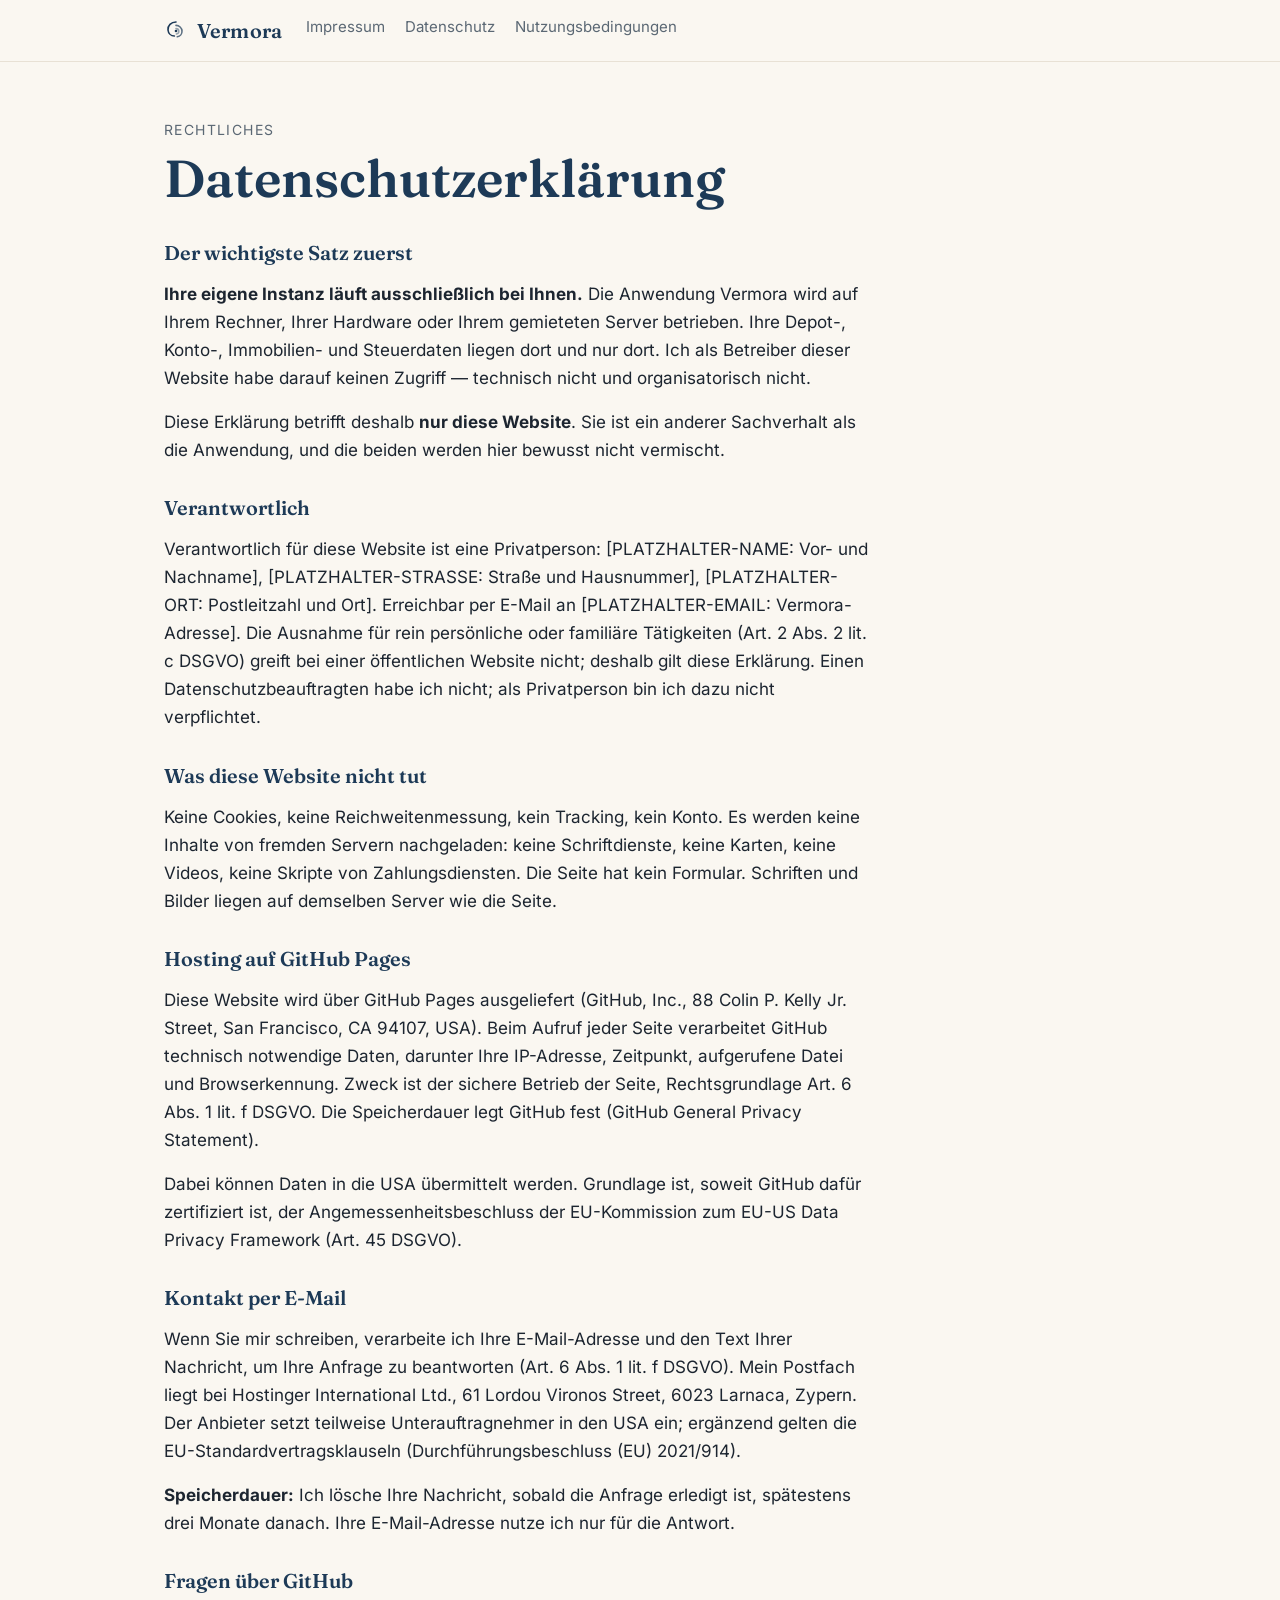
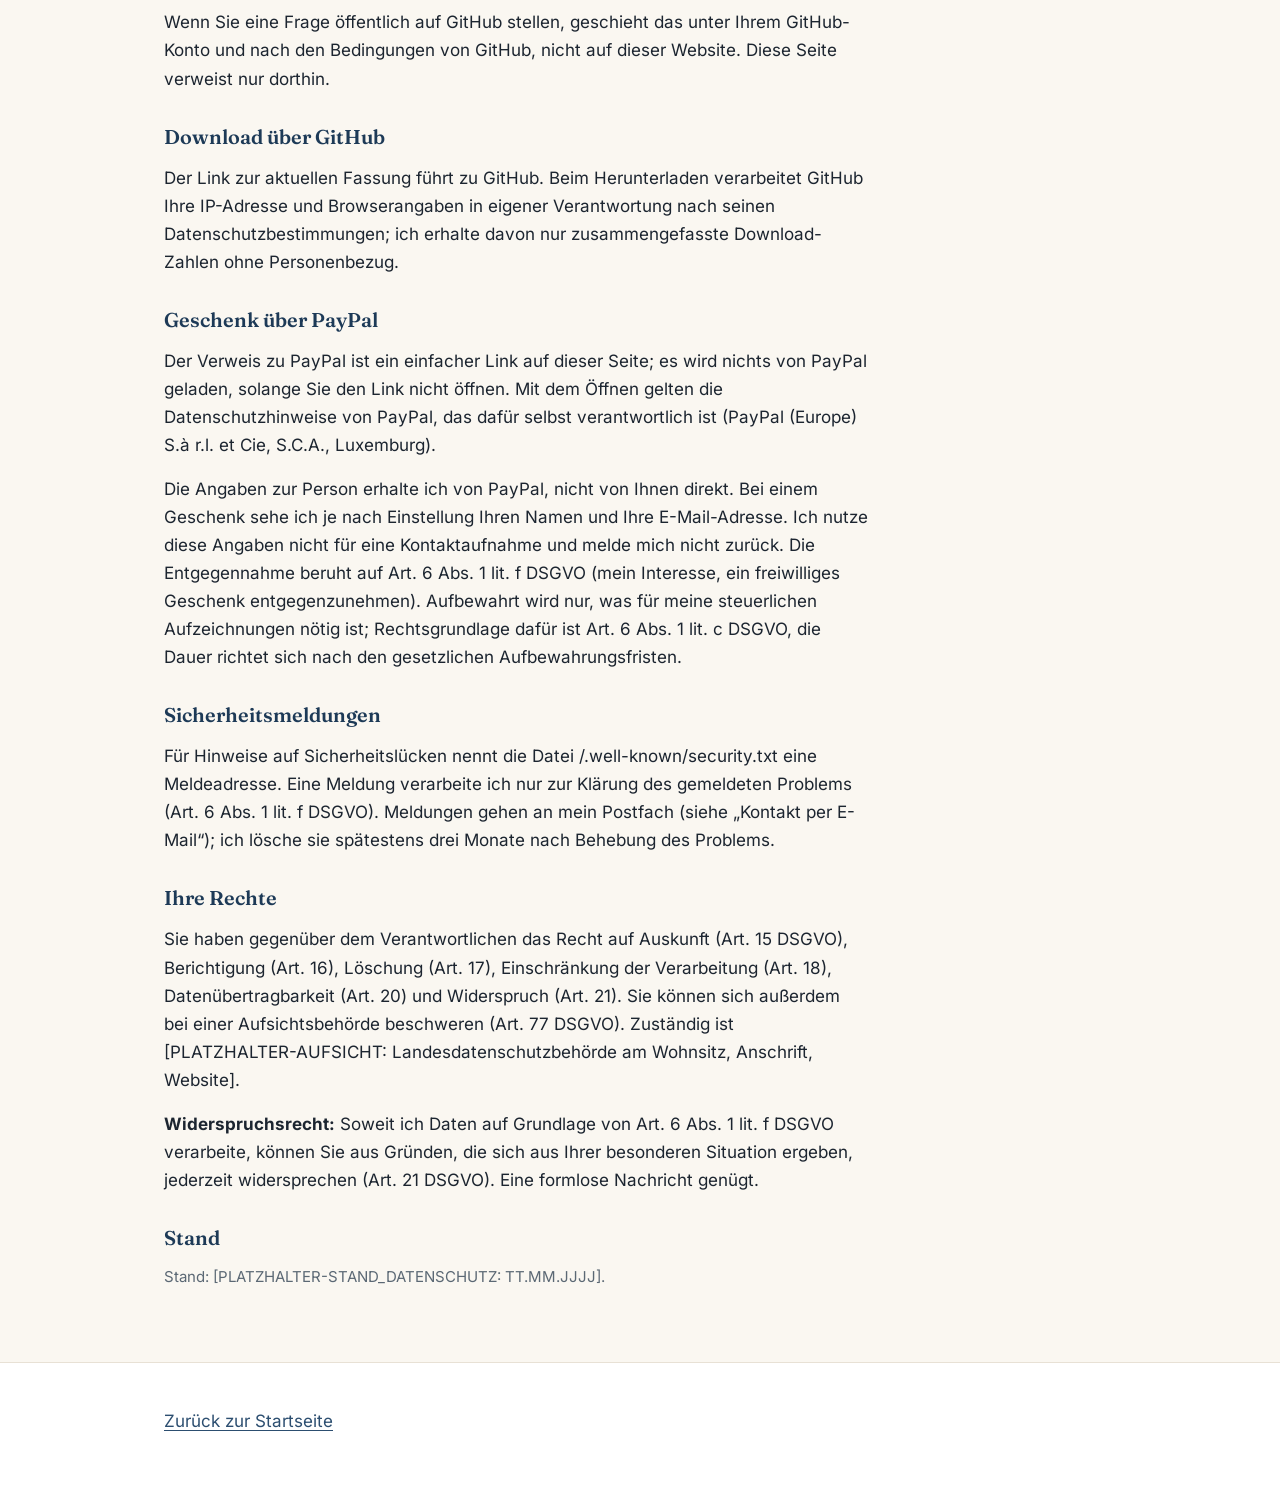
<file: recht/datenschutz.html>
<!doctype html>
<html lang="de">
<head>
<meta charset="utf-8">
<meta http-equiv="Content-Security-Policy" content="default-src 'self'; img-src 'self'; media-src 'self'; font-src 'self'; style-src 'self' 'unsafe-inline'; base-uri 'none'; form-action 'none'; object-src 'none'">
<meta name="viewport" content="width=device-width, initial-scale=1">
<meta name="color-scheme" content="light dark">
<link rel="icon" href="/assets/favicon.svg" type="image/svg+xml">
<title>Datenschutzerklärung — Vermora</title>
<link rel="canonical" href="https://vermora.de/recht/datenschutz.html">
<meta name="description" content="Datenschutzerklärung der Website vermora.de: welche Daten verarbeitet werden, wozu, und welche Rechte Sie als Besucher haben.">
<meta property="og:type" content="website">
<meta property="og:site_name" content="Vermora">
<meta property="og:locale" content="de_DE">
<meta property="og:image" content="https://vermora.de/assets/bildstrecke/01-gesamtwert.webp">
<meta property="og:image:width" content="1440">
<meta property="og:image:height" content="900">
<meta property="og:image:alt" content="Vermora: Gesamtwert eines Beispielvermögens im Zeitverlauf (erfundene Beispieldaten)">
<meta name="twitter:card" content="summary_large_image">
<meta property="og:title" content="Datenschutzerklärung — Vermora">
<meta property="og:description" content="Datenschutzerklärung der Website vermora.de: welche Daten verarbeitet werden, wozu, und welche Rechte Sie als Besucher haben.">
<meta property="og:url" content="https://vermora.de/recht/datenschutz.html">
<link rel="stylesheet" href="../assets/tokens.css">
<link rel="stylesheet" href="../assets/fonts.css">
<link rel="stylesheet" href="../assets/site.css">
<!--
  Issue #1234 (vorher #616). Geschrieben gegen die tatsächliche Verarbeitung auf
  GitHub Pages (kein Formular, keine eigene Serverlogik).
-->
</head>
<body class="recht-seite">
<a class="sprung" href="#inhalt">Zum Inhalt springen</a>

<header class="kopf">
  <div class="bahn kopf-innen">
    <a class="marke-block" href="../index.html" aria-label="Vermora – zur Startseite">
      <span class="zeichen"><svg viewBox="0 0 24 24" fill="none" xmlns="http://www.w3.org/2000/svg"
     aria-hidden="true" focusable="false">
  <path d="M12 3C7 3 3.6 6.6 4 11c.3 3.4 3 6 6.4 6"
        stroke="currentColor" stroke-width="1.6" stroke-linecap="round"/>
  <path d="M12 6.4c3.2 0 5.8 2.4 6 5.5.2 2.9-1.9 5.4-4.7 5.9"
        stroke="currentColor" stroke-width="1.6" stroke-linecap="round" opacity=".72"/>
  <path d="M12 9.6c1.5 0 2.7 1.1 2.8 2.5.1 1.5-1 2.7-2.4 2.9"
        stroke="currentColor" stroke-width="1.6" stroke-linecap="round" opacity=".46"/>
  <circle cx="12" cy="12" r="1.3" fill="currentColor"/>
</svg></span>
      <span class="marke">Vermora</span>
    </a>
    <nav aria-label="Rechtliches">
      <ul>
        <li><a href="impressum.html">Impressum</a></li>
        <li><a href="datenschutz.html" aria-current="page">Datenschutz</a></li>
        <li><a href="nutzungsbedingungen.html">Nutzungsbedingungen</a></li>
      </ul>
    </nav>
  </div>
</header>

<main id="inhalt" tabindex="-1">
  <section>
    <div class="bahn">

      <p class="dachzeile">Rechtliches</p>
      <h1>Datenschutzerklärung</h1>

      <h2>Der wichtigste Satz zuerst</h2>
      <p class="fliess">
        <strong>Ihre eigene Instanz läuft ausschließlich bei Ihnen.</strong> Die Anwendung
        Vermora wird auf Ihrem Rechner, Ihrer Hardware oder Ihrem gemieteten Server betrieben.
        Ihre Depot-, Konto-, Immobilien- und Steuerdaten liegen dort und nur dort. Ich als
        Betreiber dieser Website habe darauf keinen Zugriff — technisch nicht und
        organisatorisch nicht.
      </p>
      <p class="fliess">
        Diese Erklärung betrifft deshalb <strong>nur diese Website</strong>. Sie ist ein anderer
        Sachverhalt als die Anwendung, und die beiden werden hier bewusst nicht vermischt.
      </p>

      <h2>Verantwortlich</h2>
      <p class="fliess">
        Verantwortlich für diese Website ist eine Privatperson:
        [PLATZHALTER-NAME: Vor- und Nachname],
        [PLATZHALTER-STRASSE: Straße und Hausnummer],
        [PLATZHALTER-ORT: Postleitzahl und Ort]. Erreichbar per E-Mail an [PLATZHALTER-EMAIL: Vermora-Adresse]. Die Ausnahme für rein persönliche oder
        familiäre Tätigkeiten (Art. 2 Abs. 2 lit. c DSGVO) greift bei einer öffentlichen Website
        nicht; deshalb gilt diese Erklärung. Einen Datenschutzbeauftragten habe ich nicht; als
        Privatperson bin ich dazu nicht verpflichtet.
      </p>

      <h2>Was diese Website nicht tut</h2>
      <p class="fliess">
        Keine Cookies, keine Reichweitenmessung, kein Tracking, kein Konto. Es werden keine
        Inhalte von fremden Servern nachgeladen: keine Schriftdienste, keine Karten, keine
        Videos, keine Skripte von Zahlungsdiensten. Die Seite hat kein Formular. Schriften und Bilder liegen auf demselben
        Server wie die Seite.
      </p>

      <h2 id="hosting">Hosting auf GitHub Pages</h2>
      <p class="fliess">
        Diese Website wird über GitHub Pages ausgeliefert (GitHub, Inc., 88 Colin P. Kelly Jr.
        Street, San Francisco, CA 94107, USA). Beim Aufruf jeder Seite verarbeitet GitHub
        technisch notwendige Daten, darunter Ihre IP-Adresse, Zeitpunkt, aufgerufene Datei und
        Browserkennung. Zweck ist der sichere Betrieb der Seite, Rechtsgrundlage Art. 6 Abs. 1
        lit. f DSGVO. Die Speicherdauer legt GitHub fest (GitHub General Privacy Statement).
      </p>
      <p class="fliess">
        Dabei können Daten in die USA übermittelt werden. Grundlage ist, soweit GitHub dafür
        zertifiziert ist, der Angemessenheitsbeschluss der EU-Kommission zum EU-US Data Privacy
        Framework (Art. 45 DSGVO).
      </p>

      <h2 id="kontakt">Kontakt per E-Mail</h2>
      <p class="fliess">
        Wenn Sie mir schreiben, verarbeite ich Ihre E-Mail-Adresse und den Text Ihrer Nachricht,
        um Ihre Anfrage zu beantworten (Art. 6 Abs. 1 lit. f DSGVO). Mein Postfach liegt bei
        Hostinger International Ltd., 61 Lordou Vironos Street, 6023 Larnaca, Zypern. Der Anbieter
        setzt teilweise Unterauftragnehmer in den USA ein; ergänzend gelten die
        EU-Standardvertragsklauseln (Durchführungsbeschluss (EU) 2021/914).
      </p>
      <p class="fliess">
        <strong>Speicherdauer:</strong> Ich lösche Ihre Nachricht, sobald die Anfrage erledigt
        ist, spätestens drei Monate danach. Ihre E-Mail-Adresse nutze ich nur für die Antwort.
      </p>

      <h2>Fragen über GitHub</h2>
      <p class="fliess">
        Wenn Sie eine Frage öffentlich auf GitHub stellen, geschieht das unter Ihrem
        GitHub-Konto und nach den Bedingungen von GitHub, nicht auf dieser Website. Diese Seite
        verweist nur dorthin.
      </p>

      <h2 id="download">Download über GitHub</h2>
      <p class="fliess">
        Der Link zur aktuellen Fassung führt zu GitHub. Beim Herunterladen verarbeitet GitHub
        Ihre IP-Adresse und Browserangaben in eigener Verantwortung nach seinen
        Datenschutzbestimmungen; ich erhalte davon nur zusammengefasste Download-Zahlen ohne
        Personenbezug.
      </p>

      <h2 id="geschenk">Geschenk über PayPal</h2>
      <p class="fliess">
        Der Verweis zu PayPal ist ein einfacher Link auf dieser Seite; es wird nichts von
        PayPal geladen, solange Sie den Link nicht öffnen. Mit dem Öffnen gelten die
        Datenschutzhinweise von PayPal, das dafür selbst verantwortlich ist (PayPal (Europe)
        S.à r.l. et Cie, S.C.A., Luxemburg).
      </p>
      <p class="fliess">
        Die Angaben zur Person erhalte ich von PayPal, nicht von Ihnen direkt. Bei einem Geschenk
        sehe ich je nach Einstellung Ihren Namen und Ihre E-Mail-Adresse. Ich nutze diese Angaben
        nicht für eine Kontaktaufnahme und melde mich nicht zurück. Die Entgegennahme beruht auf
        Art. 6 Abs. 1 lit. f DSGVO (mein Interesse, ein freiwilliges Geschenk entgegenzunehmen).
        Aufbewahrt wird nur, was für meine steuerlichen Aufzeichnungen nötig ist; Rechtsgrundlage
        dafür ist Art. 6 Abs. 1 lit. c DSGVO, die Dauer richtet sich nach den gesetzlichen
        Aufbewahrungsfristen.
      </p>

      <h2>Sicherheitsmeldungen</h2>
      <p class="fliess">
        Für Hinweise auf Sicherheitslücken nennt die Datei /.well-known/security.txt eine
        Meldeadresse. Eine Meldung verarbeite ich nur zur Klärung des gemeldeten Problems
        (Art. 6 Abs. 1 lit. f DSGVO). Meldungen gehen an mein Postfach (siehe
        „Kontakt per E-Mail“); ich lösche sie
        spätestens drei Monate nach Behebung des Problems.
      </p>

      <h2>Ihre Rechte</h2>
      <p class="fliess">
        Sie haben gegenüber dem Verantwortlichen das Recht auf Auskunft (Art. 15 DSGVO),
        Berichtigung (Art. 16), Löschung (Art. 17), Einschränkung der Verarbeitung (Art. 18),
        Datenübertragbarkeit (Art. 20) und Widerspruch (Art. 21). Sie können sich außerdem bei
        einer Aufsichtsbehörde beschweren (Art. 77 DSGVO). Zuständig ist
        [PLATZHALTER-AUFSICHT: Landesdatenschutzbehörde am Wohnsitz, Anschrift, Website].
      </p>
      <p class="fliess">
        <strong>Widerspruchsrecht:</strong> Soweit ich Daten auf Grundlage von Art. 6 Abs. 1
        lit. f DSGVO verarbeite, können Sie aus Gründen, die sich aus Ihrer besonderen Situation
        ergeben, jederzeit widersprechen (Art. 21 DSGVO). Eine formlose Nachricht genügt.
      </p>

      <h2>Stand</h2>
      <p class="fussnote">
        Stand: [PLATZHALTER-STAND_DATENSCHUTZ: TT.MM.JJJJ].
      </p>
    </div>
  </section>
</main>

<footer class="fuss">
  <div class="bahn">
    <p><a href="../index.html">Zurück zur Startseite</a></p>
  </div>
</footer>
</body>
</html>
</file>
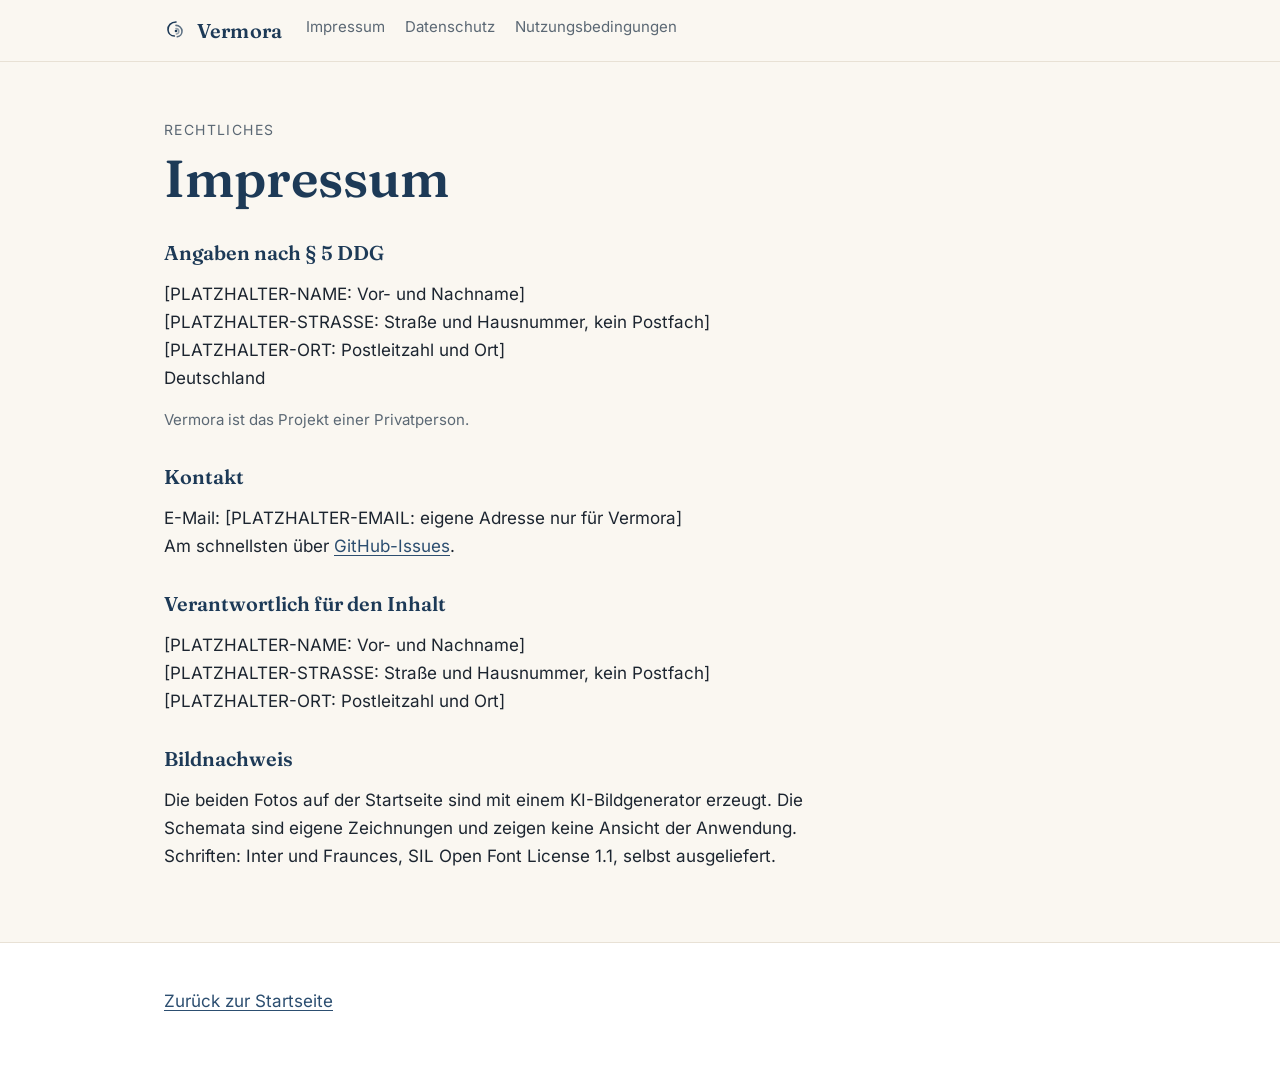
<file: recht/impressum.html>
<!doctype html>
<html lang="de">
<head>
<meta charset="utf-8">
<meta http-equiv="Content-Security-Policy" content="default-src 'self'; img-src 'self'; media-src 'self'; font-src 'self'; style-src 'self' 'unsafe-inline'; base-uri 'none'; form-action 'none'; object-src 'none'">
<meta name="viewport" content="width=device-width, initial-scale=1">
<meta name="color-scheme" content="light dark">
<link rel="icon" href="/assets/favicon.svg" type="image/svg+xml">
<title>Impressum — Vermora</title>
<link rel="canonical" href="https://vermora.de/recht/impressum.html">
<meta name="description" content="Impressum von Vermora: Anbieterkennzeichnung und Kontaktangaben für die Website vermora.de.">
<meta property="og:type" content="website">
<meta property="og:site_name" content="Vermora">
<meta property="og:locale" content="de_DE">
<meta property="og:image" content="https://vermora.de/assets/bildstrecke/01-gesamtwert.webp">
<meta property="og:image:width" content="1440">
<meta property="og:image:height" content="900">
<meta property="og:image:alt" content="Vermora: Gesamtwert eines Beispielvermögens im Zeitverlauf (erfundene Beispieldaten)">
<meta name="twitter:card" content="summary_large_image">
<meta property="og:title" content="Impressum — Vermora">
<meta property="og:description" content="Impressum von Vermora: Anbieterkennzeichnung und Kontaktangaben für die Website vermora.de.">
<meta property="og:url" content="https://vermora.de/recht/impressum.html">
<link rel="stylesheet" href="../assets/tokens.css">
<link rel="stylesheet" href="../assets/fonts.css">
<link rel="stylesheet" href="../assets/site.css">
<!--
  Issue #616/#1234. Angaben setzt der Pages-Build (pruefen_angaben.py --einsetzen) aus den
  Actions-Secrets ANGABE_* ein; bis dahin stehen sichtbare Marken, und --veroeffentlichung sperrt solange.
-->
</head>
<body class="recht-seite">
<a class="sprung" href="#inhalt">Zum Inhalt springen</a>

<header class="kopf">
  <div class="bahn kopf-innen">
    <a class="marke-block" href="../index.html" aria-label="Vermora – zur Startseite">
      <span class="zeichen"><svg viewBox="0 0 24 24" fill="none" xmlns="http://www.w3.org/2000/svg"
     aria-hidden="true" focusable="false">
  <path d="M12 3C7 3 3.6 6.6 4 11c.3 3.4 3 6 6.4 6"
        stroke="currentColor" stroke-width="1.6" stroke-linecap="round"/>
  <path d="M12 6.4c3.2 0 5.8 2.4 6 5.5.2 2.9-1.9 5.4-4.7 5.9"
        stroke="currentColor" stroke-width="1.6" stroke-linecap="round" opacity=".72"/>
  <path d="M12 9.6c1.5 0 2.7 1.1 2.8 2.5.1 1.5-1 2.7-2.4 2.9"
        stroke="currentColor" stroke-width="1.6" stroke-linecap="round" opacity=".46"/>
  <circle cx="12" cy="12" r="1.3" fill="currentColor"/>
</svg></span>
      <span class="marke">Vermora</span>
    </a>
    <nav aria-label="Rechtliches">
      <ul>
        <li><a href="impressum.html" aria-current="page">Impressum</a></li>
        <li><a href="datenschutz.html">Datenschutz</a></li>
        <li><a href="nutzungsbedingungen.html">Nutzungsbedingungen</a></li>
      </ul>
    </nav>
  </div>
</header>

<main id="inhalt" tabindex="-1">
  <section>
    <div class="bahn">

      <p class="dachzeile">Rechtliches</p>
      <h1>Impressum</h1>

      <h2>Angaben nach § 5 DDG</h2>
      <p>
        [PLATZHALTER-NAME: Vor- und Nachname]<br>
        [PLATZHALTER-STRASSE: Straße und Hausnummer, kein Postfach]<br>
        [PLATZHALTER-ORT: Postleitzahl und Ort]<br>
        Deutschland
      </p>
      <p class="fussnote">
        Vermora ist das Projekt einer Privatperson.
      </p>

      <h2>Kontakt</h2>
      <p>
        E-Mail: [PLATZHALTER-EMAIL: eigene Adresse nur für Vermora]<br>
        Am schnellsten über <a href="https://github.com/chgerhard/vermora-releases/issues/new/choose">GitHub-Issues</a>.
      </p>

      <h2>Verantwortlich für den Inhalt</h2>
      <p>
        [PLATZHALTER-NAME: Vor- und Nachname]<br>
        [PLATZHALTER-STRASSE: Straße und Hausnummer, kein Postfach]<br>
        [PLATZHALTER-ORT: Postleitzahl und Ort]
      </p>

      <h2>Bildnachweis</h2>
      <p>
        Die beiden Fotos auf der Startseite sind mit einem KI-Bildgenerator erzeugt. Die
        Schemata sind eigene Zeichnungen und zeigen keine Ansicht der Anwendung. Schriften:
        Inter und Fraunces, SIL Open Font License 1.1, selbst ausgeliefert.
      </p>
    </div>
  </section>
</main>

<footer class="fuss">
  <div class="bahn">
    <p><a href="../index.html">Zurück zur Startseite</a></p>
  </div>
</footer>
</body>
</html>
</file>
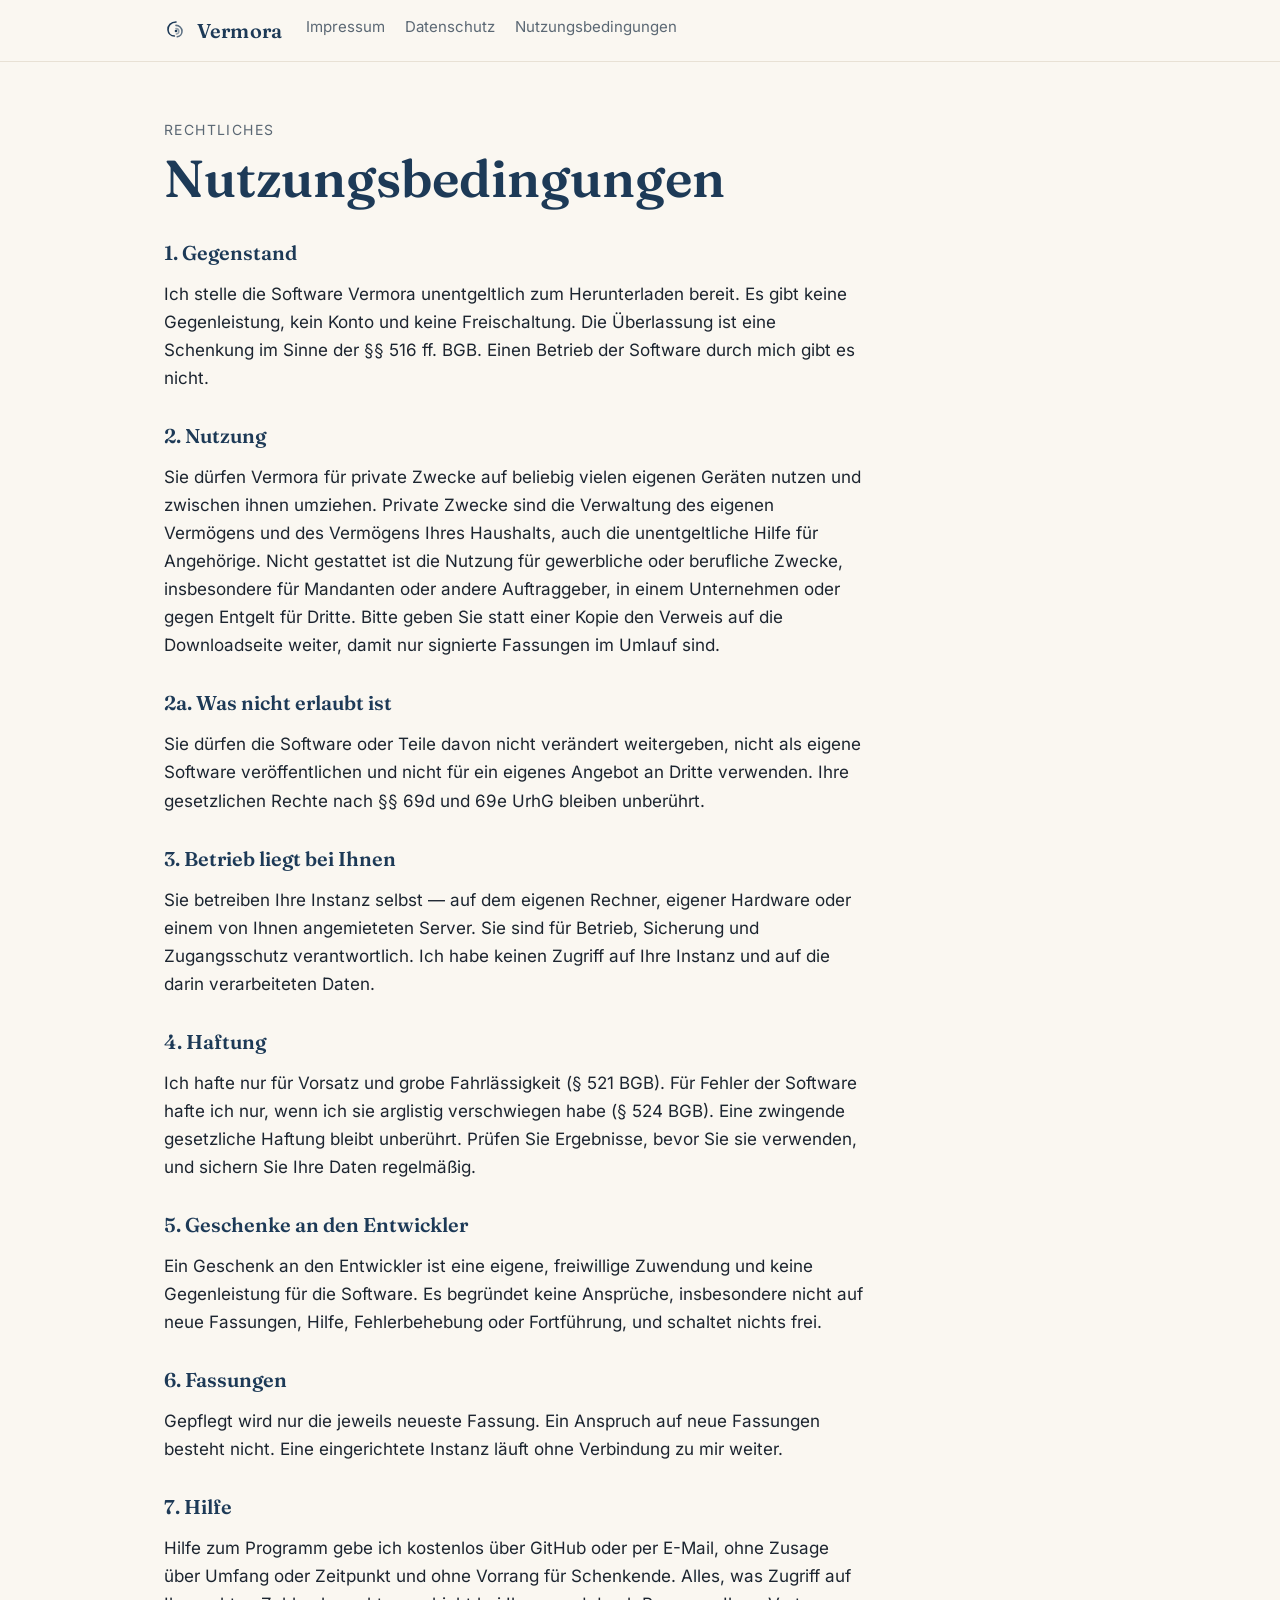
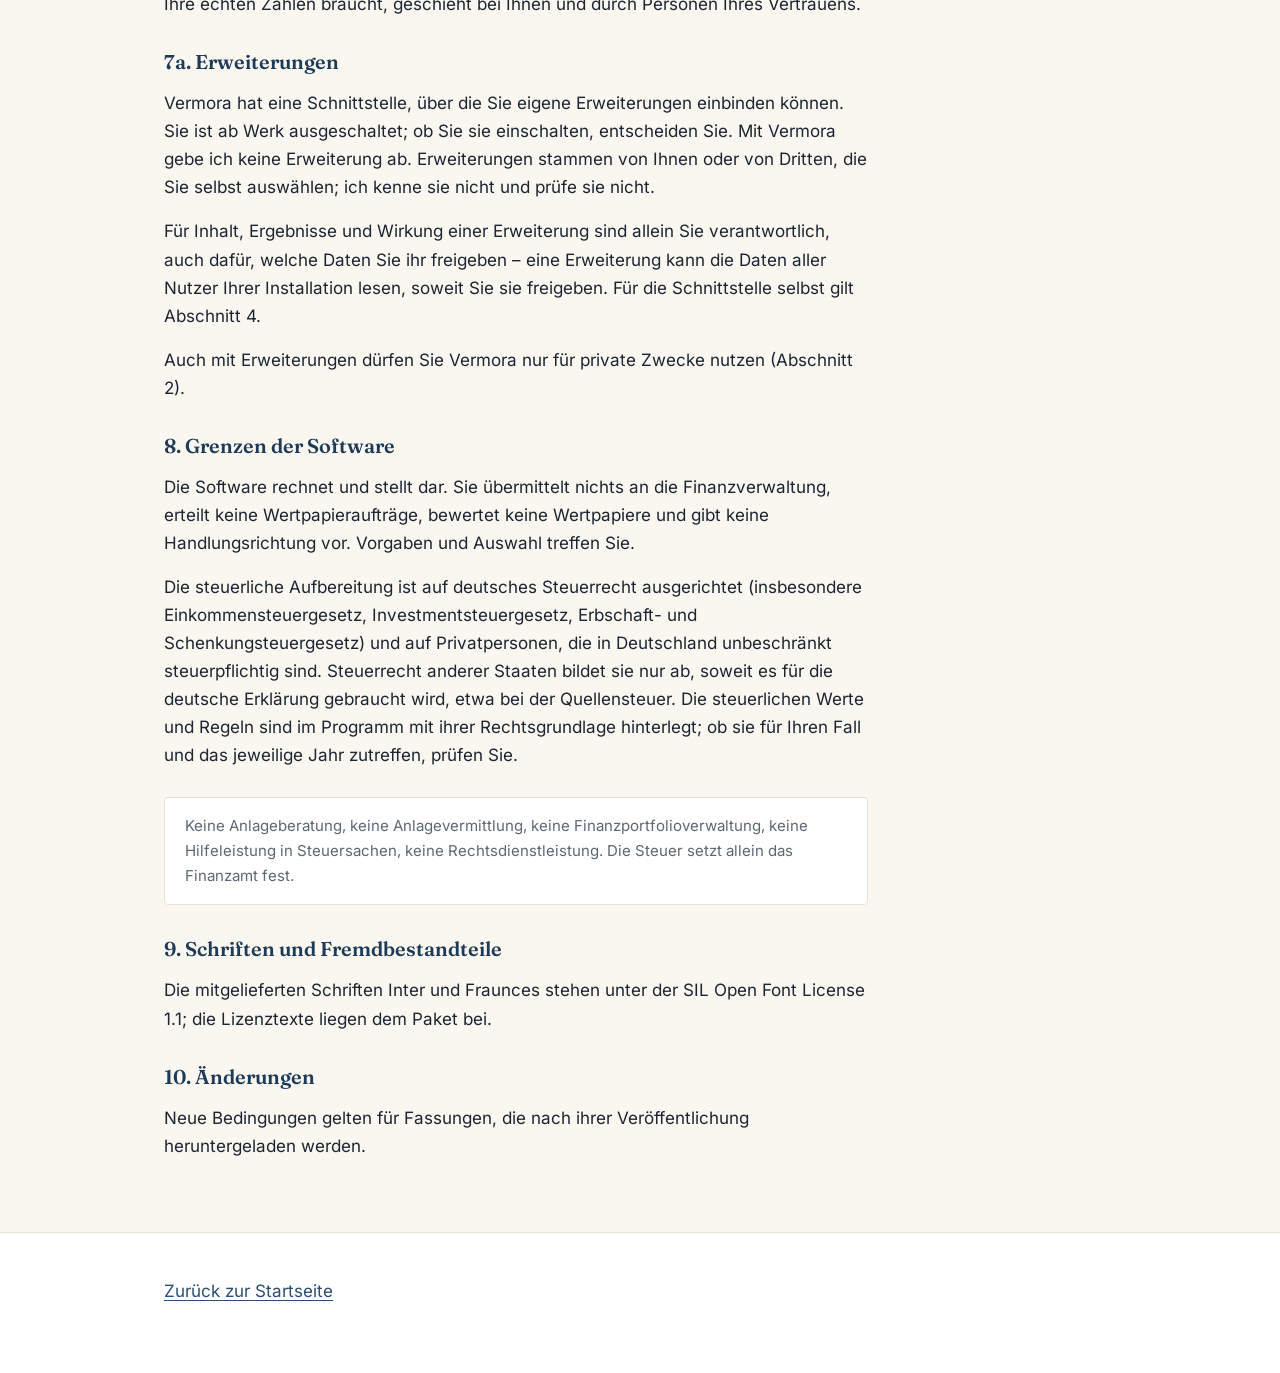
<file: recht/nutzungsbedingungen.html>
<!doctype html>
<html lang="de">
<head>
<meta charset="utf-8">
<meta http-equiv="Content-Security-Policy" content="default-src 'self'; img-src 'self'; media-src 'self'; font-src 'self'; style-src 'self' 'unsafe-inline'; base-uri 'none'; form-action 'none'; object-src 'none'">
<meta name="viewport" content="width=device-width, initial-scale=1">
<meta name="color-scheme" content="light dark">
<link rel="icon" href="/assets/favicon.svg" type="image/svg+xml">
<title>Nutzungsbedingungen — Vermora</title>
<link rel="canonical" href="https://vermora.de/recht/nutzungsbedingungen.html">
<meta name="description" content="Nutzungsbedingungen für Vermora: Umfang der Nutzung, Haftung und Pflichten beim Betrieb auf Ihrer eigenen Infrastruktur.">
<meta property="og:type" content="website">
<meta property="og:site_name" content="Vermora">
<meta property="og:locale" content="de_DE">
<meta property="og:image" content="https://vermora.de/assets/bildstrecke/01-gesamtwert.webp">
<meta property="og:image:width" content="1440">
<meta property="og:image:height" content="900">
<meta property="og:image:alt" content="Vermora: Gesamtwert eines Beispielvermögens im Zeitverlauf (erfundene Beispieldaten)">
<meta name="twitter:card" content="summary_large_image">
<meta property="og:title" content="Nutzungsbedingungen — Vermora">
<meta property="og:description" content="Nutzungsbedingungen für Vermora: Umfang der Nutzung, Haftung und Pflichten beim Betrieb auf Ihrer eigenen Infrastruktur.">
<meta property="og:url" content="https://vermora.de/recht/nutzungsbedingungen.html">
<link rel="stylesheet" href="../assets/tokens.css">
<link rel="stylesheet" href="../assets/fonts.css">
<link rel="stylesheet" href="../assets/site.css">
<!--
  Issue #1234 (vorher "Lizenzbedingungen", #616). Geschenkmodell: unentgeltliche
  Überlassung, Haftungsmaßstab der Schenkung (§§ 521, 524 BGB). §2 "für private Zwecke" ist
  Christians Antwort auf Frage Q2 (Kern = privater Haushalt, CLAUDE.md §25 des Produkt-Repos).
-->
</head>
<body class="recht-seite">
<a class="sprung" href="#inhalt">Zum Inhalt springen</a>

<header class="kopf">
  <div class="bahn kopf-innen">
    <a class="marke-block" href="../index.html" aria-label="Vermora – zur Startseite">
      <span class="zeichen"><svg viewBox="0 0 24 24" fill="none" xmlns="http://www.w3.org/2000/svg"
     aria-hidden="true" focusable="false">
  <path d="M12 3C7 3 3.6 6.6 4 11c.3 3.4 3 6 6.4 6"
        stroke="currentColor" stroke-width="1.6" stroke-linecap="round"/>
  <path d="M12 6.4c3.2 0 5.8 2.4 6 5.5.2 2.9-1.9 5.4-4.7 5.9"
        stroke="currentColor" stroke-width="1.6" stroke-linecap="round" opacity=".72"/>
  <path d="M12 9.6c1.5 0 2.7 1.1 2.8 2.5.1 1.5-1 2.7-2.4 2.9"
        stroke="currentColor" stroke-width="1.6" stroke-linecap="round" opacity=".46"/>
  <circle cx="12" cy="12" r="1.3" fill="currentColor"/>
</svg></span>
      <span class="marke">Vermora</span>
    </a>
    <nav aria-label="Rechtliches">
      <ul>
        <li><a href="impressum.html">Impressum</a></li>
        <li><a href="datenschutz.html">Datenschutz</a></li>
        <li><a href="nutzungsbedingungen.html" aria-current="page">Nutzungsbedingungen</a></li>
      </ul>
    </nav>
  </div>
</header>

<main id="inhalt" tabindex="-1">
  <section>
    <div class="bahn">

      <p class="dachzeile">Rechtliches</p>
      <h1>Nutzungsbedingungen</h1>

      <h2>1. Gegenstand</h2>
      <p class="fliess">
        Ich stelle die Software Vermora unentgeltlich zum Herunterladen bereit. Es gibt keine
        Gegenleistung, kein Konto und keine Freischaltung. Die Überlassung ist eine Schenkung im
        Sinne der §§ 516 ff. BGB. Einen Betrieb der Software durch mich gibt es nicht.
      </p>

      <h2>2. Nutzung</h2>
      <p class="fliess">
        Sie dürfen Vermora für private Zwecke auf beliebig vielen eigenen Geräten nutzen und
        zwischen ihnen umziehen. Private Zwecke sind die Verwaltung des eigenen Vermögens und des
        Vermögens Ihres Haushalts, auch die unentgeltliche Hilfe für Angehörige. Nicht gestattet
        ist die Nutzung für gewerbliche oder berufliche Zwecke, insbesondere für Mandanten oder
        andere Auftraggeber, in einem Unternehmen oder gegen Entgelt für Dritte. Bitte geben Sie statt einer
        Kopie den Verweis auf die Downloadseite weiter, damit nur signierte Fassungen im Umlauf
        sind.
      </p>

      <h2>2a. Was nicht erlaubt ist</h2>
      <p class="fliess">
        Sie dürfen die Software oder Teile davon nicht verändert weitergeben, nicht als eigene
        Software veröffentlichen und nicht für ein eigenes Angebot an Dritte verwenden. Ihre
        gesetzlichen Rechte nach §§ 69d und 69e UrhG bleiben unberührt.
      </p>

      <h2>3. Betrieb liegt bei Ihnen</h2>
      <p class="fliess">
        Sie betreiben Ihre Instanz selbst — auf dem eigenen Rechner, eigener Hardware oder einem
        von Ihnen angemieteten Server. Sie sind für Betrieb, Sicherung und Zugangsschutz
        verantwortlich. Ich habe keinen Zugriff auf Ihre Instanz und auf die darin
        verarbeiteten Daten.
      </p>

      <h2>4. Haftung</h2>
      <p class="fliess">
        Ich hafte nur für Vorsatz und grobe Fahrlässigkeit (§ 521 BGB). Für Fehler der Software
        hafte ich nur, wenn ich sie arglistig verschwiegen habe (§ 524 BGB). Eine zwingende
        gesetzliche Haftung bleibt unberührt. Prüfen Sie Ergebnisse, bevor Sie sie verwenden,
        und sichern Sie Ihre Daten regelmäßig.
      </p>

      <h2>5. Geschenke an den Entwickler</h2>
      <p class="fliess">
        Ein Geschenk an den Entwickler ist eine eigene, freiwillige Zuwendung und keine
        Gegenleistung für die Software. Es begründet keine Ansprüche, insbesondere nicht auf
        neue Fassungen, Hilfe, Fehlerbehebung oder Fortführung, und schaltet nichts frei.
      </p>

      <h2>6. Fassungen</h2>
      <p class="fliess">
        Gepflegt wird nur die jeweils neueste Fassung. Ein Anspruch auf neue Fassungen besteht
        nicht. Eine eingerichtete Instanz läuft ohne Verbindung zu mir weiter.
      </p>

      <h2>7. Hilfe</h2>
      <p class="fliess">
        Hilfe zum Programm gebe ich kostenlos über GitHub oder per E-Mail, ohne Zusage
        über Umfang oder Zeitpunkt und ohne Vorrang für Schenkende. Alles, was Zugriff auf Ihre
        echten Zahlen braucht, geschieht bei Ihnen und durch Personen Ihres Vertrauens.
      </p>

      <h2>7a. Erweiterungen</h2>
      <p class="fliess">
        Vermora hat eine Schnittstelle, über die Sie eigene Erweiterungen einbinden können. Sie
        ist ab Werk ausgeschaltet; ob Sie sie einschalten, entscheiden Sie. Mit Vermora gebe ich
        keine Erweiterung ab. Erweiterungen stammen von Ihnen oder von Dritten, die Sie selbst
        auswählen; ich kenne sie nicht und prüfe sie nicht.
      </p>
      <p class="fliess">
        Für Inhalt, Ergebnisse und Wirkung einer Erweiterung sind allein Sie verantwortlich, auch
        dafür, welche Daten Sie ihr freigeben – eine Erweiterung kann die Daten aller Nutzer
        Ihrer Installation lesen, soweit Sie sie freigeben. Für die Schnittstelle selbst gilt
        Abschnitt 4.
      </p>
      <p class="fliess">
        Auch mit Erweiterungen dürfen Sie Vermora nur für private Zwecke nutzen (Abschnitt 2).
      </p>

      <h2>8. Grenzen der Software</h2>
      <p class="fliess">
        Die Software rechnet und stellt dar. Sie übermittelt nichts an die Finanzverwaltung,
        erteilt keine Wertpapieraufträge, bewertet keine Wertpapiere und gibt keine
        Handlungsrichtung vor. Vorgaben und Auswahl treffen Sie.
      </p>
      <p class="fliess">
        Die steuerliche Aufbereitung ist auf deutsches Steuerrecht ausgerichtet (insbesondere
        Einkommensteuergesetz, Investmentsteuergesetz, Erbschaft- und Schenkungsteuergesetz) und
        auf Privatpersonen, die in Deutschland unbeschränkt steuerpflichtig sind. Steuerrecht
        anderer Staaten bildet sie nur ab, soweit es für die deutsche Erklärung gebraucht wird,
        etwa bei der Quellensteuer. Die steuerlichen Werte und Regeln sind im Programm mit ihrer
        Rechtsgrundlage hinterlegt; ob sie für Ihren Fall und das jeweilige Jahr zutreffen,
        prüfen Sie.
      </p>
      <p class="hinweis">
        Keine Anlageberatung, keine Anlagevermittlung, keine Finanzportfolioverwaltung, keine Hilfeleistung in Steuersachen, keine Rechtsdienstleistung. Die Steuer setzt allein das Finanzamt fest.
      </p>

      <h2>9. Schriften und Fremdbestandteile</h2>
      <p class="fliess">
        Die mitgelieferten Schriften Inter und Fraunces stehen unter der SIL Open Font
        License 1.1; die Lizenztexte liegen dem Paket bei.
      </p>

      <h2>10. Änderungen</h2>
      <p class="fliess">
        Neue Bedingungen gelten für Fassungen, die nach ihrer Veröffentlichung heruntergeladen
        werden.
      </p>
    </div>
  </section>
</main>

<footer class="fuss">
  <div class="bahn">
    <p><a href="../index.html">Zurück zur Startseite</a></p>
  </div>
</footer>
</body>
</html>
</file>
<file: assets/tokens.css>
/* Erzeugt von styleguide_sync.ps1 (Produkt-Repo, Issue #613) -- NICHT VON HAND BEARBEITEN.
   Aenderung gehoert ins Produkt-Repo: docs/STYLEGUIDE.md Paragraph 2.2 (Farbe), Paragraph 3 (Schrift), Paragraph 4 (Form).
   Quelle: chgerhard/portfolio docs/STYLEGUIDE.md
   Digest der Vorlage (SHA-256, zeilenenden-normalisiert): 123bf74ea96906d1c89a7651147a1c3192284cc69af2e8713b98516df33232fb

   WARNUNG (Paragraph 2.2): --vm-ink-light ist NIE Fliesstext -- nur Zierlinie, Trenner,
   deaktiviertes Symbol. Fliesstext/Beschriftungen laufen auf --vm-ink-soft. */

:root {
  --vm-anker: #1D3A57;
  --vm-interaktiv: #2C4E70;
  --vm-paper: #FAF7F1;
  --vm-card: #FFFFFF;
  --vm-line: #E8E1D5;
  --vm-ink: #1C2530;
  --vm-ink-soft: #5B6874;
  --vm-ink-light: #69727C;
  --vm-accent: #A97C3D;
  --vm-pos: #3F7A5E;
  --vm-neg: #A8442E;
  --vm-tint-kuehl: #EEF2F6;
  --vm-tint-warm: #F4EDE1;
  --vm-fond: #1D3A57;
  --vm-fond-ink: #F4F0E8;
  --vm-fond-soft: #C3CFDB;
  --vm-serif: 'Fraunces', Georgia, 'Times New Roman', serif;
  --vm-sans: 'Inter', system-ui, -apple-system, 'Segoe UI', sans-serif;
  --vm-radius: 4px;
}

@media (prefers-color-scheme: dark) {
  :root {
    --vm-anker: #B4CFE7;
    --vm-interaktiv: #8FB6D8;
    --vm-paper: #10141A;
    --vm-card: #171C24;
    --vm-line: #273240;
    --vm-ink: #E9EDF3;
    --vm-ink-soft: #9BA8B6;
    --vm-ink-light: #77869A;
    --vm-accent: #D6A25E;
    --vm-pos: #6FBF97;
    --vm-neg: #DB8168;
    --vm-tint-kuehl: #131B26;
    --vm-tint-warm: #1B1914;
    --vm-fond: #0B1E33;
    --vm-fond-ink: #EDE9E1;
    --vm-fond-soft: #9FB2C6;
  }
}
</file>
<file: assets/fonts.css>
/* Erzeugt von styleguide_sync.ps1 (Produkt-Repo, Issue #613) -- NICHT VON HAND BEARBEITEN.
   Aenderung gehoert ins Produkt-Repo: frontend/src/assets/fonts.css.
   Quelle: chgerhard/portfolio frontend/src/assets/fonts.css */
/* Issue #610: selbst gehostete Schriften (Inter, Fraunces).
   Bewusst KEIN <link>/@import auf fonts.googleapis.com in irgendeiner
   ausgelieferten Datei — kein Fremdladen von Google Fonts (Referrer-/
   IP-Preisgabe an Google bei jedem Seitenaufruf, Datenschutz-Grundsatz
   dieses Projekts, s. CLAUDE.md §21). Die WOFF2-Dateien liegen deshalb
   lokal unter ./fonts/ und werden ueber Vite als Asset gebuendelt.

   Bewusst KEIN @fontsource-npm-Paket: das Prüfdoku-/Starterpaket
   (docs/pruefdoku/, Auslieferung an externe Pruefstellen bzw. Neuaufsetzer)
   sieht node_modules nie — ein npm-Font-Paket waere dort unsichtbar und
   der Font faellt beim Nachbauen des Pakets auf den System-Fallback
   zurueck. Die WOFF2-Dateien selbst sind Repo-Bestandteil (analog
   Alembic-Migrationen: generiert, aber versioniert) und ziehen so mit.

   unicode-range-Werte sind woertlich aus der Google Fonts CSS2-API
   uebernommen (nicht selbst erfunden) — nur die latin/latin-ext-Subsets,
   die Projekt-UI ist ausschliesslich deutschsprachig (§2 frontend.md).

   Lizenz: beide Familien SIL Open Font License 1.1, Volltexte liegen
   daneben unter ./fonts/OFL-Inter.txt und ./fonts/OFL-Fraunces.txt. */

@font-face {
  font-family: "Inter";
  font-style: normal;
  font-weight: 100 900;
  font-display: swap;
  src: url("./fonts/inter-latin-wght.woff2") format("woff2");
  unicode-range: U+0000-00FF, U+0131, U+0152-0153, U+02BB-02BC, U+02C6, U+02DA, U+02DC, U+0304, U+0308, U+0329, U+2000-206F, U+20AC, U+2122, U+2191, U+2193, U+2212, U+2215, U+FEFF, U+FFFD;
}

@font-face {
  font-family: "Inter";
  font-style: normal;
  font-weight: 100 900;
  font-display: swap;
  src: url("./fonts/inter-latin-ext-wght.woff2") format("woff2");
  unicode-range: U+0100-02BA, U+02BD-02C5, U+02C7-02CC, U+02CE-02D7, U+02DD-02FF, U+0304, U+0308, U+0329, U+1D00-1DBF, U+1E00-1E9F, U+1EF2-1EFF, U+2020, U+20A0-20AB, U+20AD-20C0, U+2113, U+2C60-2C7F, U+A720-A7FF;
}

@font-face {
  font-family: "Fraunces";
  font-style: normal;
  font-weight: 600;
  font-display: swap;
  src: url("./fonts/fraunces-600-latin.woff2") format("woff2");
  unicode-range: U+0000-00FF, U+0131, U+0152-0153, U+02BB-02BC, U+02C6, U+02DA, U+02DC, U+0304, U+0308, U+0329, U+2000-206F, U+20AC, U+2122, U+2191, U+2193, U+2212, U+2215, U+FEFF, U+FFFD;
}

@font-face {
  font-family: "Fraunces";
  font-style: normal;
  font-weight: 600;
  font-display: swap;
  src: url("./fonts/fraunces-600-latin-ext.woff2") format("woff2");
  unicode-range: U+0100-02BA, U+02BD-02C5, U+02C7-02CC, U+02CE-02D7, U+02DD-02FF, U+0304, U+0308, U+0329, U+1D00-1DBF, U+1E00-1E9F, U+1EF2-1EFF, U+2020, U+20A0-20AB, U+20AD-20C0, U+2113, U+2C60-2C7F, U+A720-A7FF;
}
</file>
<file: assets/site.css>
/*
  Seitenstil vermora.de -- Issue #615.

  KEIN HEXWERT IN DIESER DATEI. Jede Farbe kommt als --vm-*-Variable aus tokens.css, und
  tokens.css wird aus docs/STYLEGUIDE.md Paragraph 2.2 erzeugt (styleguide_sync.ps1,
  Issue #613). Ein Hexwert hier waere eine zweite Palette neben dem Styleguide -- genau so
  ist der Bruch entstanden, den K22 aufloesen musste.

  Dunkelmodus kommt ohne Zutun: tokens.css setzt die Rollen unter
  @media (prefers-color-scheme: dark) neu, diese Datei nennt nur Rollen.

  Paragraph 2.2: --vm-ink-light ist NIE Fliesstext. Paragraph 2.3: Messing (--vm-accent)
  ist nie Textfarbe unter 16 px und keine Dekoration neben pos/neg.
*/

*,
*::before,
*::after { box-sizing: border-box; }

html {
  -webkit-text-size-adjust: 100%;
  scroll-behavior: smooth;
  color-scheme: light dark;     /* native Scrollbars und Haekchen folgen dem Thema (WCAG 1.4.11) */
  scroll-padding-top: 5rem;     /* Anker landen unter dem klebenden Kopf, nicht dahinter (2.4.11) */
}

@media (prefers-reduced-motion: reduce) {
  html { scroll-behavior: auto; }
  * { animation-duration: 0.01ms !important; transition-duration: 0.01ms !important; }
}

body {
  margin: 0;
  background: var(--vm-paper);
  color: var(--vm-ink);
  font-family: var(--vm-sans);
  font-size: 1.0625rem;
  line-height: 1.65;
  font-synthesis-weight: none;
}

/* --- Grundbausteine ----------------------------------------------------- */

.bahn {
  width: 100%;
  max-width: 62rem;
  margin: 0 auto;
  padding: 0 1.25rem;          /* Seitenrand auf dem Telefon */
}

section { padding: 3.5rem 0; }

/* --- Kapitel (Issue #1005, Styleguide Paragraph 2.2) ----------------------
   Vier Kapitel, je ein Grundton: Problem (card), Leistung (kuehl), Vertrauen (warm),
   Start (Fond). Am Kapitelwechsel traegt der Farbwechsel die Trennung; nur Abschnitte
   desselben Kapitels bekommen eine Haarlinie. Der Einstieg darueber bleibt auf paper. */

.kap-problem {
  background: var(--vm-card);
  border-top: 1px solid var(--vm-line);   /* card gegen paper traegt allein nicht */
}

.kap-leistung { background: var(--vm-tint-kuehl); }
.kap-vertrauen { background: var(--vm-tint-warm); }

.kap-leistung + .kap-leistung,
.kap-vertrauen + .kap-vertrauen { border-top: 1px solid var(--vm-line); }

/* Schlussfond: eigene Textfamilie. Anker, Interaktiv und ink kommen hier nicht vor,
   Messing ist auf dem Fond nie Textfarbe (Styleguide Paragraph 2.2). */
.kap-start {
  background: var(--vm-fond);
  color: var(--vm-fond-ink);
}

.kap-start h2,
.kap-start a,
.kap-start .schritte strong,
.kap-start .schritte .nr { color: var(--vm-fond-ink); }

.kap-start .dachzeile { color: var(--vm-fond-soft); }

.kap-start :focus-visible { outline-color: var(--vm-fond-ink); }

.kap-start .knopf {
  background: var(--vm-fond-ink);
  color: var(--vm-fond);
}

.kap-start .schritte li {
  border-top-color: var(--vm-fond-soft);
  border-top-color: color-mix(in srgb, var(--vm-fond-soft) 40%, transparent);
}

/* Eine Karte auf dem Fond ist wieder eine gewoehnliche Flaeche -- innen gelten die
   gewoehnlichen Rollen. */
.kap-start .hervorgehoben { color: var(--vm-ink); }
.kap-start .hervorgehoben a { color: var(--vm-interaktiv); }
.kap-start .hervorgehoben :focus-visible { outline-color: var(--vm-interaktiv); }

h1, h2, h3, h4 {
  overflow-wrap: anywhere;      /* lange Woerter ("Datenschutzerklaerung") duerfen bei 320 px umbrechen (1.4.10) */
  hyphens: auto;
  font-family: var(--vm-serif);
  font-weight: 600;
  line-height: 1.15;
  color: var(--vm-anker);
  margin: 0 0 0.75rem;
  text-wrap: balance;
}

h1 { font-size: clamp(2rem, 6vw, 3.25rem); }
h2 { font-size: clamp(1.5rem, 3.6vw, 2.125rem); margin-bottom: 1rem; }
h3, h4 { font-size: 1.125rem; }

p { margin: 0 0 1rem; }

a {
  color: var(--vm-interaktiv);
  text-underline-offset: 0.2em;
}

a:hover { text-decoration-thickness: 2px; }

:focus-visible {
  outline: 2px solid var(--vm-interaktiv);
  outline-offset: 2px;
  border-radius: var(--vm-radius);
}

.dachzeile {
  margin: 0 0 0.5rem;
  font-size: 0.875rem;          /* Messing erst ab 16 px -- deshalb ink-soft, Par. 2.3 */
  letter-spacing: 0.1em;
  text-transform: uppercase;
  color: var(--vm-ink-soft);
}

.fliess { max-width: 44rem; }

.merksatz {
  margin-top: 1.5rem;
  padding-left: 1rem;
  border-left: 3px solid var(--vm-accent);
  font-family: var(--vm-serif);
  font-size: 1.25rem;           /* ueber 16 px, siehe Par. 2.3 */
  color: var(--vm-anker);
}

.fussnote {
  max-width: 44rem;
  font-size: 0.9375rem;
  color: var(--vm-ink-soft);
}

/* --- Sprungmarke und Kopf ----------------------------------------------- */

.sprung {
  position: absolute;
  left: -9999px;
  top: 0;
  background: var(--vm-anker);
  color: var(--vm-paper);
  padding: 0.75rem 1rem;
  border-radius: var(--vm-radius);
  z-index: 10;
}

.sprung:focus {
  left: 1rem;
  top: 1rem;
  position: fixed;
}

.kopf {
  border-bottom: 1px solid var(--vm-line);
  background: var(--vm-paper);
  position: sticky;
  top: 0;
  z-index: 5;
}

/* Schmale oder niedrige Fenster (auch 400 % Zoom): der Kopf wuerde den Inhalt verdraengen
   (WCAG 1.4.10) -- dort scrollt er mit, die Anker brauchen dann kaum Abstand. */
@media (max-width: 63.99rem), (max-height: 37.5rem) {
  .kopf { position: static; }
  html { scroll-padding-top: 1rem; }
}

main:focus { outline: none; }   /* nur Ziel des Sprunglinks (tabindex -1), kein Bedienelement */

.kopf-innen {
  display: flex;
  flex-wrap: wrap;
  align-items: center;
  gap: 0.75rem 1.5rem;
  padding-top: 0.875rem;
  padding-bottom: 0.875rem;
}

.marke {
  font-family: var(--vm-serif);
  font-size: 1.25rem;
  font-weight: 600;
  color: var(--vm-anker);
  letter-spacing: 0.01em;
}

/* Markenzeichen: Geometrie kommt beim Bau aus der erzeugten assets/zeichen.svg herein
   (docs/MARKENZEICHEN.md ist die einzige Quelle). Die Groesse steuert ausschliesslich CSS,
   nie die Datei; die Farbe kommt ueber `color` -- das SVG traegt `currentColor`. */
.marke-block {
  display: inline-flex;
  align-items: center;
  gap: 0.55rem;                 /* ~9-10 px bei 24 px Zeichen, MARKENZEICHEN.md */
  text-decoration: none;
  color: var(--vm-anker);
  margin: 0;
}

.marke-block:hover .marke { text-decoration: underline; }

.zeichen {
  display: inline-flex;
  color: var(--vm-anker);
}

.zeichen svg {
  width: 1.5rem;
  height: 1.5rem;
  display: block;
}

.fuss .zeichen { color: var(--vm-anker); }

.kopf nav ul {
  display: flex;
  flex-wrap: wrap;
  gap: 0.25rem 1.25rem;
  list-style: none;
  margin: 0;
  padding: 0;
  font-size: 0.9375rem;
}

.kopf nav a {
  color: var(--vm-ink-soft);
  text-decoration: none;
  padding: 0.25rem 0;
  border-bottom: 2px solid transparent;
  transition: color 150ms ease, border-color 150ms ease;
}

.kopf nav a:hover,
.kopf nav a:focus-visible,
.kopf nav a[aria-current="location"] {
  color: var(--vm-anker);
  border-bottom-color: var(--vm-accent);
}

/* Schmal: Marke eine Zeile, Navigation darunter als eine schiebbare Zeile (Issue #1348).
   Steht nach den Basisregeln, sonst gewinnt deren flex-wrap bei gleicher Spezifitaet. */
@media (max-width: 63.99rem), (max-height: 37.5rem) {
  .kopf nav { flex: 1 1 100%; min-width: 0; }
  .kopf nav ul { flex-wrap: nowrap; overflow-x: auto; scrollbar-width: none; white-space: nowrap; padding: 0.25rem; }
  .kopf nav ul::-webkit-scrollbar { display: none; }
  .kopf nav a { display: inline-block; padding: 0.25rem 0; }
}

/* Download ist der Weg zum Ziel der Seite: Ankerfarbe, ohne eigene Schaltflaeche (Issue #1348) */
.kopf nav a.kopf-download { color: var(--vm-anker); font-weight: 600; }

/* --- Einstieg ------------------------------------------------------------ */

.hero { padding: 4rem 0 3.5rem; }

.hero .lead {
  max-width: 40rem;
  font-size: 1.1875rem;
  color: var(--vm-ink);
}

.hero-wege { margin-top: 1.75rem; }

.knopf {
  display: inline-block;
  background: var(--vm-anker);
  color: var(--vm-paper);
  padding: 0.75rem 1.5rem;
  border-radius: var(--vm-radius);
  text-decoration: none;
  font-weight: 500;
  transition: background-color 150ms ease, box-shadow 150ms ease;
}

.knopf:not(:disabled):hover,
.knopf:focus-visible {
  background: var(--vm-interaktiv);
  box-shadow: inset 0 -3px 0 var(--vm-accent);
}

/* .knopf als <button> (Kontaktformular, Bildstrecke): Browser-Rahmen und -Schrift weg */
button.knopf { border: 0; cursor: pointer; font: inherit; font-weight: 500; }

/* Leiser Knopf (Issue #1349): Linie statt Vollton, fuer Nebenwege wie Zurueck/Weiter der Bildstrecke */
.knopf.knopf-leise {
  background: transparent;
  color: var(--vm-anker);
  border: 1px solid var(--vm-anker);
  padding: 0.5rem 1rem;
}

.knopf-leise:not(:disabled):hover { background: var(--vm-tint-kuehl); }

.knopf-leise:disabled {
  color: var(--vm-ink-light);
  border-color: var(--vm-line);
  cursor: default;
  box-shadow: none;
}

/* --- Bildstrecke (Issue #1234 D1) -----------------------------------------
   Ohne Skript stehen alle Bilder untereinander. bildstrecke.js setzt `.aktiv` und zeigt
   eine Folie nach der anderen, wechselt von selbst (eine Runde, Pause-Knopf) und blendet
   dabei ueber; mit prefers-reduced-motion ohne beides. Nur Rollen aus tokens.css. */

.bildstrecke {
  margin-top: 2.5rem;
  padding: 0;
}

.bs-folien { display: grid; gap: 2rem; }

.bs-folie { margin: 0; }

.bs-folie[hidden] { display: none; }

/* Mit Skript (.aktiv) liegen alle Folien in einer Gitterzelle uebereinander; die hoechste bestimmt
   die Hoehe, also springt nichts. Wechsel = kurze Ueberblendung (Issue #1234, Wunsch Christian
   20.10.2026). Bei prefers-reduced-motion wechselt es sofort, ohne Uebergang. */
.bildstrecke.aktiv .bs-folien { gap: 0; }

.bildstrecke.aktiv .bs-folie {
  grid-area: 1 / 1;
  opacity: 0;
  visibility: hidden;
  transition: opacity 280ms ease, visibility 0s linear 280ms;
}

.bildstrecke.aktiv .bs-folie.ist {
  opacity: 1;
  visibility: visible;
  transition: opacity 280ms ease, visibility 0s;
}

@media (prefers-reduced-motion: reduce) {
  .bildstrecke.aktiv .bs-folie,
  .bildstrecke.aktiv .bs-folie.ist { transition: none; }
}

/* Scrollmodus (bildstrecke.js setzt .bs-scroll nur bei normaler Bewegung und genug Platz):
   Die Buehne bleibt unter dem Kopf stehen, solange die Spur (Hoehe setzt das Skript) durchlaufen
   wird. Das Bild passt sich der Fensterhoehe an, damit Leiste, Bild und Untertitel zusammen
   sichtbar bleiben. */
.bs-spur { position: relative; }

.bs-buehne {
  position: sticky;
  top: 0.75rem;
}

@media (min-width: 64rem) and (min-height: 37.5rem) {
  .bs-buehne { top: 4.75rem; }   /* der Kopf klebt dort oben */
  .bildstrecke { margin-inline: calc(50% - min(50vw - 1.25rem, 38rem)); }
}

.bs-gross { display: block; cursor: zoom-in; }

/* Bildstrecke: Bahn bis 76rem breit, Bild fast fensterhoch, Klick oeffnet die Datei in voller Groesse (Issue #1349) */
.bs-scroll .bs-folie img {
  width: auto;
  max-width: 100%;
  max-height: calc(100svh - 12rem);
  margin-inline: auto;
}

.bs-folie img {
  display: block;
  width: 100%;
  height: auto;
  border: 1px solid var(--vm-line);
  border-radius: var(--vm-radius);
  background: var(--vm-card);
}

.bs-folie figcaption {
  margin-top: 0.75rem;
  max-width: 44rem;
  font-size: 0.9375rem;
  color: var(--vm-ink-soft);
}

.bs-hinweis { margin-top: 1rem; margin-bottom: 0; }

/* Kurzvideo (Issue #1234 D2): kein Selbstablauf, eigene Steuerung des Browsers, Text daneben. */
.bs-video { margin-top: 2rem; }

.bs-video figure { margin: 0; }

.bs-video video {
  display: block;
  width: 100%;
  height: auto;
  border: 1px solid var(--vm-line);
  border-radius: var(--vm-radius);
  background: var(--vm-card);
}

.bs-video figcaption {
  margin-top: 0.75rem;
  max-width: 44rem;
  font-size: 0.9375rem;
  color: var(--vm-ink-soft);
}

.bs-ablauf { margin-top: 0.75rem; max-width: 44rem; font-size: 0.9375rem; }

.bs-ablauf summary { cursor: pointer; padding-block: 0.625rem; }

.bs-ablauf ol { margin: 0.5rem 0 0; padding-left: 1.25rem; }

.bs-leiste {
  display: flex;
  flex-wrap: wrap;
  align-items: center;
  gap: 0.5rem 1rem;
  margin-bottom: 0.75rem;
}

.bs-leiste [hidden] { display: none; }

.bs-leiste .knopf {
  min-width: 2.75rem;
  min-height: 2.75rem;
}

.bs-zaehler {
  margin: 0;
  color: var(--vm-ink-soft);
  font-size: 0.9375rem;
}

/* --- Karten -------------------------------------------------------------- */

/* start: eine lange Nachbarkarte dehnt die Reihe nicht auf; `gleich` richtet Titelzeilen per Subgrid aus */
.karten {
  display: grid;
  gap: 1rem;
  margin-top: 1.75rem;
  align-items: start;
}

.karten + .fussnote { margin-top: 1.75rem; }

.karte {
  background: var(--vm-paper);
  border: 1px solid var(--vm-line);
  border-radius: var(--vm-radius);
  padding: 1.25rem;
}

/* Auf den getoenten Kapiteln hebt sich paper kaum ab -- dort traegt card die Karte,
   die Kante in line bleibt. */
.kap-leistung .karte,
.kap-vertrauen .karte { background: var(--vm-card); }

.karte h3 { margin-bottom: 0.5rem; }

.karte p:last-child { margin-bottom: 0; }

.karte-dach {
  font-size: 0.875rem;
  color: var(--vm-ink-soft);
  margin-bottom: 0.5rem;
}

.karte.weg ul {
  margin: 0;
  padding-left: 1.1em;
  color: var(--vm-ink-soft);
  font-size: 0.9375rem;
}

.karte.weg li { margin-bottom: 0.35rem; }

.weg-nummer {
  margin: 0 0 0.25rem;
  font-size: 0.8125rem;
  letter-spacing: 0.08em;
  text-transform: uppercase;
  color: var(--vm-ink-soft);
}

@media (min-width: 46rem) {
  .karten.zwei { grid-template-columns: repeat(2, minmax(0, 1fr)); }
  .karten.drei { grid-template-columns: repeat(3, minmax(0, 1fr)); }

  /* Bleibt in der letzten Reihe eine einzelne Karte uebrig, sieht das nach Versehen aus.
     `voll` macht daraus einen Abschluss ueber die ganze Breite -- Absicht statt Rest. */
  .karten .karte.voll { grid-column: 1 / -1; }

  .karten.gleich .karte {
    display: grid;
    grid-row: span 2;
    grid-template-rows: subgrid;
    row-gap: 0.5rem;
  }

  .karten.gleich .karte > * { margin-block: 0; }
}

/* --- Tabelle der Parameter ---------------------------------------------- */

/* Eine Tabelle schrumpft nicht unter ihre schmalste Spaltenbreite -- auf dem Telefon
   schob sie die ganze Seite nach rechts (gemessen: 392 px Inhalt bei 375 px Fenster).
   Deshalb bekommt sie einen eigenen Rahmen, der notfalls waagerecht rollt; die Seite
   selbst bleibt ohne Querlauf. */
.tabellen-rahmen {
  overflow-x: auto;
  margin: 1.75rem 0 1rem;
}

.parameter {
  width: 100%;
  border-collapse: collapse;
  font-size: 0.9375rem;
}

.parameter caption {
  text-align: left;
  color: var(--vm-ink-soft);
  font-size: 0.875rem;
  padding-bottom: 0.5rem;
}

.parameter th,
.parameter td {
  text-align: left;
  padding: 0.6rem 0.75rem;
  border-bottom: 1px solid var(--vm-line);
  vertical-align: top;
}

.parameter thead th {
  font-family: var(--vm-sans);
  font-size: 0.8125rem;
  letter-spacing: 0.06em;
  text-transform: uppercase;
  color: var(--vm-ink-soft);
  border-bottom: 1px solid var(--vm-ink-light);
}

.parameter tbody td:first-child { font-weight: 500; }

/* --- Hervorhebung, Grenzen, Schritte ------------------------------------ */

.hervorgehoben {
  margin-top: 2rem;
  border: 1px solid var(--vm-line);
  border-left: 3px solid var(--vm-accent);
  border-radius: var(--vm-radius);
  background: var(--vm-card);
  padding: 1.25rem 1.5rem;
}

.hervorgehoben h3 { margin-top: 0; }

.hervorgehoben p:last-child { margin-bottom: 0; }

.grenzliste {
  margin: 1.5rem 0 0;
  padding: 0;
  list-style: none;
  max-width: 48rem;
}

.grenzliste li {
  position: relative;
  padding-left: 1.6rem;
  margin-bottom: 0.85rem;
}

.grenzliste li::before {
  content: "";
  position: absolute;
  left: 0;
  top: 0.62em;
  width: 0.7rem;
  height: 2px;
  background: var(--vm-accent);
}

.grenzliste strong { color: var(--vm-anker); }

.hinweis {
  margin-top: 1.75rem;
  padding: 1rem 1.25rem;
  border: 1px solid var(--vm-line);
  border-radius: var(--vm-radius);
  background: var(--vm-card);
  color: var(--vm-ink-soft);
  font-size: 0.9375rem;
  max-width: 48rem;
}

.schritte {
  list-style: none;
  counter-reset: none;
  margin: 1.75rem 0 0;
  padding: 0;
  display: grid;
  gap: 0.75rem;
}

.schritte li {
  display: grid;
  grid-template-columns: 2.5rem 1fr;
  gap: 0.25rem 0.75rem;
  align-items: baseline;
  border-top: 1px solid var(--vm-line);
  padding-top: 0.75rem;
}

.schritte .nr {
  font-family: var(--vm-serif);
  font-size: 1.125rem;
  color: var(--vm-accent);
  grid-row: span 2;
}

.schritte strong {
  display: block;
  color: var(--vm-anker);
}

/* --- Fusszeile ----------------------------------------------------------- */

.fuss {
  border-top: 1px solid var(--vm-line);
  background: var(--vm-card);
  padding: 2.5rem 0 3rem;
}

.fuss .marke { display: block; margin-bottom: 0.25rem; }

.fuss-leitbild {
  color: var(--vm-ink-soft);
  max-width: 40rem;
}

.fuss .hinweis { margin-top: 1.5rem; }

/* Zielgroesse mindestens 24 px (WCAG 2.5.8) */
.fuss-nav a, .fuss p > a { display: inline-block; padding-block: 0.25rem; }

.fuss-nav ul {
  display: flex;
  flex-wrap: wrap;
  gap: 0.5rem 1.25rem;
  list-style: none;
  margin: 1.25rem 0 0.35rem;
  padding: 0;
  font-size: 0.9375rem;
}

/* --- Abbildungen: schematische Szenen (Issue #947) ------------------------ */

/* Strukturtragende Formen (Karte, Linie, Achse, Balken, Wand) stehen in ink-light: >= 3:1 gegen
   paper, card und kuehl, hell wie dunkel (WCAG 1.4.11). s-kopf bleibt line -- reine Flaeche,
   die Karte dahinter hat ihren Rand. */

/* Die Szenen sind von Hand gezeichnete Schemata, keine Ansichten der Anwendung --
   Screenshots warten auf Issue #881/#518. Farben stehen ausschliesslich hier als Rolle,
   nie als Hexwert im SVG (Guard `hexwerte`); dadurch tragen sie das dunkle Thema ohne
   eigene Regel mit. */

.abbildung {
  margin: 2.25rem 0;
}

/* Ein Schema skaliert mit der Spaltenbreite (viewBox, Hoehe folgt). Erst unter 20rem
   Spaltenbreite -- schmaler als jedes uebliche Telefon -- bleibt es stehen und wird seitlich
   schiebbar (WCAG 1.4.10, Rahmen fokussierbar). Unter 40rem gilt die Regel
   weiter unten (>= 12 px Beschriftung); die Beschreibung steht zusaetzlich als Text
   (<desc>, Bildunterschrift). */
.szene {
  overflow-x: auto;
}

.szene svg {
  display: block;
  width: 100%;
  min-width: 20rem;
  height: auto;
}

/* Schmal (Issue #1284): Unter 40rem Spaltenbreite bliebe die kleinste Beschriftung (14 px
   im Schema) unter 7 px. Das Schema behaelt deshalb mindestens 37rem Breite (Massstab
   ~0,87: 14 px werden >= 12 px) und wird im fokussierbaren Rahmen seitlich schiebbar;
   die Seite selbst laeuft nicht ueber. */
/* Schema 1 hat eine schmale Fassung fuers Telefon (Issue #1349); sonst steht nur die breite */
.szene .szene-schmal { display: none; }

@media (max-width: 40rem) {
  .szene svg { min-width: 37rem; }
  .szene .szene-breit { display: none; }
  .szene .szene-schmal { display: block; min-width: 0; }
  .karte { padding: 1rem 0.875rem; }
  .symbolkopf svg { width: 24px; height: 24px; }
}


/* Aufbau (Issue #1005, Styleguide Paragraph 4): Die Teile eines Schemas erscheinen einmal
   nacheinander, sobald es ins Sichtfeld kommt (szene.js setzt `laeuft`), und bleiben dann
   stehen. Versteckt wird nur unter html.js und nur ohne Wunsch nach reduzierter Bewegung --
   ohne Skript, im Druck und bei reduzierter Bewegung steht sofort das fertige Bild.
   --i ist die Schrittnummer aus dem Markup; 9 Schritte x 450 ms + 500 ms bleiben unter 5 s. */
@media screen and (prefers-reduced-motion: no-preference) {
  .js .szene-aufbau .s-schritt { opacity: 0; }

  .js .szene-aufbau.laeuft .s-schritt {
    animation: s-erscheinen 500ms ease-out both;
    animation-delay: calc(var(--i) * 450ms);
  }
}

@keyframes s-erscheinen {
  from { opacity: 0; transform: translateY(6px); }
  to { opacity: 1; transform: none; }
}

.abbildung figcaption {
  margin-top: 0.75rem;
  max-width: 44rem;
  font-size: 0.9375rem;
  color: var(--vm-ink-soft);
}

.s-karte {
  fill: var(--vm-paper);
  stroke: var(--vm-ink-light);
  stroke-width: 1;
}

.s-kopf { fill: var(--vm-line); }
.s-feld { fill: var(--vm-card); }
.s-punkt { fill: var(--vm-ink-light); }
.s-balken { fill: var(--vm-ink-light); }

.s-linie {
  fill: none;
  stroke: var(--vm-ink-light);
  stroke-width: 2;
  stroke-linecap: round;
}

/* Gestrichelte Linie und leere Flaeche tragen denselben Strich -- eine Erklaerung,
   eine Stelle. */
.s-gestrichelt,
.s-leer {
  stroke: var(--vm-ink-light);
  stroke-dasharray: 5 6;
}

.s-leer {
  fill: none;
  stroke-width: 1.5;
}

.s-frage {
  fill: var(--vm-anker);
  font-family: var(--vm-serif);
  font-size: 24px;
}

.s-fluss {
  fill: none;
  stroke: var(--vm-anker);
  stroke-width: 2;
  stroke-linecap: round;
  stroke-linejoin: round;
}

.s-pfeil { fill: var(--vm-anker); }

.s-achse {
  fill: none;
  stroke: var(--vm-ink-light);
  stroke-width: 2;
}

.s-kurve {
  fill: none;
  stroke: var(--vm-anker);
  stroke-width: 2.5;
  stroke-linecap: round;
  stroke-linejoin: round;
}

.s-marke { fill: var(--vm-accent); }

/* Symbole (Issue #964): einmal als <symbol> am Seitenanfang, per <use> eingebunden. Der
   Strich erbt in den Symbolinhalt hinein -- Farbe nur ueber diese Rolle. */
.s-symbol {
  fill: none;
  stroke: var(--vm-anker);
  stroke-width: 1.75;
  stroke-linecap: round;
  stroke-linejoin: round;
}

.s-posten-alt {
  fill: var(--vm-card);
  stroke: var(--vm-anker);
  stroke-width: 1.5;
}

.s-wand { fill: var(--vm-ink-light); }

.s-text,
.s-text-stark,
.s-text-klein {
  fill: var(--vm-ink-soft);
  font-family: var(--vm-sans);
  font-size: 15px;
}

.s-text-stark {
  fill: var(--vm-ink);
  font-weight: 600;
}

.s-text-klein { font-size: 14px; }

/* Kartenkopf mit Symbol (Issue #964) */
.symbolkopf {
  display: flex;
  gap: 0.6rem;
  align-items: center;
  margin-bottom: 0.5rem;
}

.symbolkopf svg {
  width: 28px;
  height: 28px;
  flex: none;
}

.symbolkopf h3,
.symbolkopf h4 { margin: 0; }

/* Fotos (Issue #964, Styleguide Paragraph 6) */
.foto { margin: 0 0 2rem; }
.foto img {
  display: block;
  width: 100%;
  height: auto;
  border-radius: var(--vm-radius);
  filter: saturate(0.92) contrast(0.98) brightness(1.02);
}

/* --- Zwischenueberschrift innerhalb eines Abschnitts --------------------- */

.zwischen {
  margin-top: 2.25rem;
  font-family: var(--vm-serif);
  font-size: 1.25rem;
  color: var(--vm-anker);
}

/* --- Pflichtseiten (Issue #616) --------------------------------- */

body.recht-seite { display: flex; flex-direction: column; min-height: 100svh; }
.recht-seite main { flex: 1 0 auto; }

.recht-seite h2 {
  font-size: 1.25rem;
  margin-top: 2rem;
}

.recht-seite .fliess,
.recht-seite p,
.recht-seite ul { max-width: 44rem; }

.recht-seite ul { padding-left: 1.2em; }

.recht-seite li { margin-bottom: 0.4rem; }

.fuss .fussnote { margin-top: 1rem; margin-bottom: 0; }

/* --- Kontaktformular, Download, Geschenk (Issue #1234) ------------------- */

.kontakt { text-align: left; }
.kontakt label { display: block; font-weight: 500; margin-bottom: 0.35rem; }
.kontakt .kontakt-wahl label { display: inline; font-weight: 400; }
.kontakt .kontakt-wahl input { width: 1.5rem; height: 1.5rem; vertical-align: middle; margin: 0 0.35rem 0 0; }  /* 2.5.8 */
.kontakt-hinweis { display: block; margin-top: 0.35rem; font-size: 0.9375rem; color: var(--vm-ink-soft); }
.kontakt textarea,
.kontakt input[type="email"],
.kontakt input[type="text"] {
  display: block;
  width: 100%;
  box-sizing: border-box;
  font: inherit;
  color: var(--vm-ink);
  background: var(--vm-paper);
  border: 1px solid var(--vm-ink-soft);
  border-radius: var(--vm-radius);
  padding: 0.6rem 0.75rem;
}
.kontakt textarea:focus-visible,
.kontakt input:focus-visible { outline: 2px solid var(--vm-interaktiv); outline-offset: 2px; }
.kontakt-koeder { position: absolute; left: -10000px; width: 1px; height: 1px; overflow: hidden; }
/* Nur fuer Vorleseprogramme, z. B. "(oeffnet in neuem Fenster)" an Links mit target=_blank
   oder die Ansage der Bildstrecke. */
.sr-hinweis {
  position: absolute; width: 1px; height: 1px; margin: -1px; padding: 0;
  overflow: hidden; clip: rect(0 0 0 0); white-space: nowrap; border: 0;
}
.kontakt-github { margin-top: 1.5rem; }

details.download { margin: 1.5rem 0 0; max-width: 44rem; }
details.download summary {
  cursor: pointer;
  font-weight: 500;
  padding: 0.5rem 0;
  list-style-position: inside;
}
details.download summary:focus-visible { outline: 2px solid var(--vm-fond-ink); outline-offset: 2px; }
details.download[open] summary { margin-bottom: 0.5rem; }

aside.geschenk {
  margin-top: 2.5rem;
  padding-top: 1.25rem;
  border-top: 1px solid var(--vm-line);
  border-top-color: color-mix(in srgb, var(--vm-fond-soft) 40%, transparent);
  max-width: 44rem;
  font-size: 0.9375rem;
  color: var(--vm-fond-soft);
}
aside.geschenk h3 { font-size: 1rem; color: var(--vm-fond-ink); }
aside.geschenk a { color: var(--vm-fond-ink); }
aside.geschenk ul { margin: 0 0 1rem; padding-left: 1.25rem; }
aside.geschenk img { display: block; margin-top: 0.5rem; background: var(--vm-card); }
.kap-start aside.geschenk .fussnote { color: var(--vm-fond-soft); }

/* Fehlerseite des Formulars: ist ein Grund per Anker gewaehlt, nur diesen zeigen (ohne :has
   zeigt ein aelterer Browser alle Gruende -- auch richtig). Issue #1234, WCAG 3.3.1/3.3.3. */
.grund { margin-top: 1.5rem; }
main:has(.grund:target) .grund:not(:target) { display: none; }
</file>
<file: assets/marke.css>
/* Markenfarben und Schrift fuer die Installationsanleitung unter /anleitung (Issue #1234, E2).
   Die Anleitung wird mit mkdocs-material gebaut; diese Datei legt die Material-Variablen auf
   die Rollen aus tokens.css (--vm-*). Keine Hexwerte hier: die Palette steht nur in tokens.css
   (Guard `hexwerte`); hell/dunkel folgt wie auf der Startseite dem Betriebssystem
   (prefers-color-scheme), der Umschalter der Anleitung entfaellt (mkdocs.web.yml).
   Geladen wird sie zusammen mit tokens.css und fonts.css aus dem Seitenstamm (../assets/). */

/* Material setzt seine Variablen auf `:root > *` (also am body), nicht nur am :root. */
:root,
:root > *,
:root[data-md-color-scheme],
[data-md-color-scheme] {
  color-scheme: light dark;

  --md-default-bg-color: var(--vm-paper);
  --md-default-fg-color: var(--vm-ink);
  --md-default-fg-color--light: var(--vm-ink-soft);
  --md-default-fg-color--lighter: var(--vm-ink-light);
  --md-default-fg-color--lightest: var(--vm-line);

  --md-primary-fg-color: var(--vm-fond);
  --md-primary-fg-color--light: var(--vm-interaktiv);
  --md-primary-fg-color--dark: var(--vm-fond);
  --md-primary-bg-color: var(--vm-fond-ink);
  --md-primary-bg-color--light: var(--vm-fond-soft);
  --md-accent-fg-color: var(--vm-interaktiv);

  --md-typeset-color: var(--vm-ink);
  --md-typeset-a-color: var(--vm-interaktiv);
  --md-typeset-table-color: var(--vm-line);
  --md-typeset-mark-color: var(--vm-tint-warm);

  --md-code-bg-color: var(--vm-tint-kuehl);
  --md-code-fg-color: var(--vm-ink);

  --md-footer-bg-color: var(--vm-fond);
  --md-footer-bg-color--dark: var(--vm-fond);
  --md-footer-fg-color: var(--vm-fond-ink);
  --md-footer-fg-color--light: var(--vm-fond-soft);
  --md-footer-fg-color--lighter: var(--vm-fond-soft);

  --md-admonition-bg-color: var(--vm-card);
  --md-text-font: var(--vm-sans);
}

.md-typeset h1,
.md-typeset h2 {
  font-family: var(--vm-serif);
  font-weight: 600;
  color: var(--vm-anker);
}

.md-typeset h3,
.md-typeset h4 {
  color: var(--vm-ink);
}

.md-typeset table:not([class]) {
  background-color: var(--vm-card);
  border-color: var(--vm-line);
}

.md-typeset code {
  border-radius: var(--vm-radius);
}

.md-search__form,
.md-search__output {
  background-color: var(--vm-card);
  color: var(--vm-ink);
}

/* Issue #1350 (W12): helle Kopfleiste wie die Startseite. Material leitet Titel, Icons und
   Sucheingabe aus diesen drei Variablen ab, daher werden sie am Kopf neu gesetzt. */
.md-header,
.md-tabs {
  --md-primary-fg-color: var(--vm-paper);
  --md-primary-bg-color: var(--vm-anker);
  --md-primary-bg-color--light: var(--vm-ink-soft);
  border-bottom: 1px solid var(--vm-line);
  box-shadow: none;
}

/* Issue #1350 (W6): Sucheingabe lesbar, Platzhalter mit ausreichendem Kontrast. */
.md-search__input {
  background-color: var(--vm-card);
  color: var(--vm-ink);
}

.md-search__input::placeholder,
.md-search__input ~ .md-search__icon {
  color: var(--vm-ink-soft);
}

/* Issue #1350 (W12): Hinweisband und Hinweiskaesten in Markenrollen. Material faerbt je Typ
   mit Spezifitaet 0,3,0, daher dieselben Selektoren (ein allgemeines .admonition verliert). */
.md-banner {
  background-color: var(--vm-tint-kuehl);
  color: var(--vm-ink);
}

.md-typeset .admonition.info,
.md-typeset details.info {
  border-color: var(--vm-anker);
}

.md-typeset .info > .admonition-title,
.md-typeset .info > summary {
  background-color: var(--vm-tint-kuehl);
}

.md-typeset .info > .admonition-title::before,
.md-typeset .info > summary::before {
  background-color: var(--vm-anker);
}

.md-typeset .admonition.warning,
.md-typeset details.warning {
  border-color: var(--vm-accent);
}

.md-typeset .warning > .admonition-title,
.md-typeset .warning > summary {
  background-color: var(--vm-tint-warm);
}

.md-typeset .warning > .admonition-title::before,
.md-typeset .warning > summary::before {
  background-color: var(--vm-accent);
}
</file>
<file: anleitung/assets/stylesheets/main.57a0d79d.min.css>
@charset "UTF-8";html{box-sizing:border-box;-webkit-text-size-adjust:none;-moz-text-size-adjust:none;text-size-adjust:none}*,:after,:before{box-sizing:inherit}@media(prefers-reduced-motion){*,:after,:before{transition:none!important}}body{margin:0;-webkit-font-smoothing:antialiased;-moz-osx-font-smoothing:grayscale;--md-text-font-family:var(--md-text-font, _),
    -apple-system, BlinkMacSystemFont, Helvetica, Arial, sans-serif;--md-code-font-family:var(--md-code-font, _),
    SFMono-Regular, Consolas, Menlo, monospace}.md-typeset code:not(.focus-visible),a,button,input,label{-webkit-tap-highlight-color:transparent}a{color:inherit;text-decoration:none}hr{box-sizing:initial;display:block;height:.05rem;padding:0;overflow:visible;border:0}small{font-size:80%}sub,sup{line-height:1em}img{border-style:none}table{border-spacing:0;border-collapse:initial}td,th{font-weight:400;vertical-align:top}button{padding:0;margin:0;font-family:inherit;font-size:inherit;background:#0000;border:0}input{border:0;outline:none}:root{--md-primary-fg-color:#4051b5;--md-primary-fg-color--light:#5d6cc0;--md-primary-fg-color--dark:#303fa1;--md-primary-bg-color:#fff;--md-primary-bg-color--light:#ffffffb3;--md-accent-fg-color:#526cfe;--md-accent-fg-color--transparent:#526cfe1a;--md-accent-bg-color:#fff;--md-accent-bg-color--light:#ffffffb3;--md-typeset-table-sort-icon:url("data:image/svg+xml;charset=utf-8,<svg xmlns='http://www.w3.org/2000/svg' viewBox='0 0 24 24'><path d='m18 21-4-4h3V7h-3l4-4 4 4h-3v10h3M2 19v-2h10v2M2 13v-2h7v2M2 7V5h4v2z'/></svg>");--md-typeset-table-sort-icon--asc:url("data:image/svg+xml;charset=utf-8,<svg xmlns='http://www.w3.org/2000/svg' viewBox='0 0 24 24'><path d='M19 17h3l-4 4-4-4h3V3h2M2 17h10v2H2M6 5v2H2V5m0 6h7v2H2z'/></svg>");--md-typeset-table-sort-icon--desc:url("data:image/svg+xml;charset=utf-8,<svg xmlns='http://www.w3.org/2000/svg' viewBox='0 0 24 24'><path d='M19 7h3l-4-4-4 4h3v14h2M2 17h10v2H2M6 5v2H2V5m0 6h7v2H2z'/></svg>")}[data-md-color-scheme=default]{color-scheme:light}[data-md-color-scheme=default] img[src$="#gh-dark-mode-only"],[data-md-color-scheme=default] img[src$="#only-dark"]{display:none}:root,[data-md-color-scheme=default]{--md-hue:225deg;--md-default-fg-color:#000000de;--md-default-fg-color--light:#0000008a;--md-default-fg-color--lighter:#00000052;--md-default-fg-color--lightest:#00000012;--md-default-bg-color:#fff;--md-default-bg-color--light:#ffffffb3;--md-default-bg-color--lighter:#ffffff4d;--md-default-bg-color--lightest:#ffffff1f;--md-code-fg-color:#36464e;--md-code-bg-color:#f5f5f5;--md-code-bg-color--light:#f5f5f5b3;--md-code-bg-color--lighter:#f5f5f54d;--md-code-hl-color:#4287ff;--md-code-hl-color--light:#4287ff1a;--md-code-hl-number-color:#d52a2a;--md-code-hl-special-color:#db1457;--md-code-hl-function-color:#a846b9;--md-code-hl-constant-color:#6e59d9;--md-code-hl-keyword-color:#3f6ec6;--md-code-hl-string-color:#1c7d4d;--md-code-hl-name-color:var(--md-code-fg-color);--md-code-hl-operator-color:var(--md-default-fg-color--light);--md-code-hl-punctuation-color:var(--md-default-fg-color--light);--md-code-hl-comment-color:var(--md-default-fg-color--light);--md-code-hl-generic-color:var(--md-default-fg-color--light);--md-code-hl-variable-color:var(--md-default-fg-color--light);--md-typeset-color:var(--md-default-fg-color);--md-typeset-a-color:var(--md-primary-fg-color);--md-typeset-del-color:#f5503d26;--md-typeset-ins-color:#0bd57026;--md-typeset-kbd-color:#fafafa;--md-typeset-kbd-accent-color:#fff;--md-typeset-kbd-border-color:#b8b8b8;--md-typeset-mark-color:#ffff0080;--md-typeset-table-color:#0000001f;--md-typeset-table-color--light:#00000009;--md-admonition-fg-color:var(--md-default-fg-color);--md-admonition-bg-color:var(--md-default-bg-color);--md-warning-fg-color:#000000de;--md-warning-bg-color:#ff9;--md-footer-fg-color:#fff;--md-footer-fg-color--light:#ffffffb3;--md-footer-fg-color--lighter:#ffffff73;--md-footer-bg-color:#000000de;--md-footer-bg-color--dark:#00000052;--md-shadow-z1:0 0.2rem 0.5rem #0000000d,
    0 0 0.05rem #0000001a;--md-shadow-z2:0 0.2rem 0.5rem #0000001a,
    0 0 0.05rem #00000040;--md-shadow-z3:0 0.2rem 0.5rem #0003,
    0 0 0.05rem #00000059}.md-icon svg{display:block;width:1.2rem;height:1.2rem;fill:currentcolor}aside,body,input{font-family:var(--md-text-font-family);font-feature-settings:"kern","liga";color:var(--md-typeset-color)}code,kbd,pre{font-family:var(--md-code-font-family);font-feature-settings:"kern"}.md-typeset{font-size:.8rem;line-height:1.6;overflow-wrap:break-word;-webkit-print-color-adjust:exact;color-adjust:exact}@media print{.md-typeset{font-size:.68rem}.md-typeset code,.md-typeset kbd,.md-typeset pre{white-space:pre-wrap}}.md-typeset blockquote,.md-typeset dl,.md-typeset figure,.md-typeset ol,.md-typeset pre,.md-typeset ul{margin-top:1em;margin-bottom:1em}.md-typeset h1{margin:0 0 1.25em;font-size:2em;line-height:1.3;color:var(--md-default-fg-color--light)}.md-typeset h1,.md-typeset h2{font-weight:300;letter-spacing:-.01em}.md-typeset h2{margin:1.6em 0 .64em;font-size:1.5625em;line-height:1.4}.md-typeset h3{margin:1.6em 0 .8em;font-size:1.25em;font-weight:400;line-height:1.5;letter-spacing:-.01em}.md-typeset h2+h3{margin-top:.8em}.md-typeset h4{margin:1em 0;font-weight:700;letter-spacing:-.01em}.md-typeset h5,.md-typeset h6{margin:1.25em 0;font-size:.8em;font-weight:700;color:var(--md-default-fg-color--light);letter-spacing:-.01em}.md-typeset h5{text-transform:uppercase}.md-typeset h5 code{text-transform:none}.md-typeset hr{display:flow-root;margin:1.5em 0;border-bottom:.05rem solid var(--md-default-fg-color--lightest)}.md-typeset a{color:var(--md-typeset-a-color);word-break:break-word}.md-typeset a,.md-typeset a:before{transition:color 125ms}.md-typeset a:focus,.md-typeset a:hover{color:var(--md-accent-fg-color)}.md-typeset a:focus code,.md-typeset a:hover code{color:var(--md-accent-fg-color);background-color:var(--md-accent-fg-color--transparent)}.md-typeset a code{color:var(--md-typeset-a-color)}.md-typeset a.focus-visible{outline-color:var(--md-accent-fg-color);outline-offset:.2rem}.md-typeset code,.md-typeset kbd,.md-typeset pre{font-variant-ligatures:none;color:var(--md-code-fg-color);direction:ltr;transition:background-color 125ms}.md-typeset code{padding:0 .2941176471em;font-size:.85em;word-break:break-word;background-color:var(--md-code-bg-color);border-radius:.1rem;-webkit-box-decoration-break:clone;box-decoration-break:clone;transition:color 125ms,background-color 125ms}.md-typeset code:not(.focus-visible){outline:none}.md-typeset pre{position:relative;display:flow-root;line-height:1.4}.md-typeset pre>code{display:block;padding:.7720588235em 1.1764705882em;margin:0;overflow:auto;word-break:normal;touch-action:auto;scrollbar-color:var(--md-default-fg-color--lighter) #0000;scrollbar-width:thin;outline-color:var(--md-accent-fg-color);box-shadow:none;-webkit-box-decoration-break:slice;box-decoration-break:slice}.md-typeset pre>code:hover{scrollbar-color:var(--md-accent-fg-color) #0000}.md-typeset pre>code::-webkit-scrollbar{width:.2rem;height:.2rem}.md-typeset pre>code::-webkit-scrollbar-thumb{background-color:var(--md-default-fg-color--lighter)}.md-typeset pre>code::-webkit-scrollbar-thumb:hover{background-color:var(--md-accent-fg-color)}.md-typeset kbd{display:inline-block;padding:0 .6666666667em;font-size:.75em;color:var(--md-default-fg-color);word-break:break-word;vertical-align:text-top;background-color:var(--md-typeset-kbd-color);border-radius:.1rem;box-shadow:0 .1rem 0 .05rem var(--md-typeset-kbd-border-color),0 .1rem 0 var(--md-typeset-kbd-border-color),0 -.1rem .2rem var(--md-typeset-kbd-accent-color) inset}.md-typeset mark{color:inherit;word-break:break-word;background-color:var(--md-typeset-mark-color);-webkit-box-decoration-break:clone;box-decoration-break:clone}.md-typeset abbr{text-decoration:none;cursor:help}.md-typeset [data-preview],.md-typeset abbr{border-bottom:.05rem dotted var(--md-default-fg-color--light)}.md-typeset small{opacity:.75}[dir=ltr] .md-typeset sub,[dir=ltr] .md-typeset sup{margin-left:.078125em}[dir=rtl] .md-typeset sub,[dir=rtl] .md-typeset sup{margin-right:.078125em}[dir=ltr] .md-typeset blockquote{padding-left:.6rem;border-left:.2rem solid var(--md-default-fg-color--lighter)}[dir=rtl] .md-typeset blockquote{padding-right:.6rem;border-right:.2rem solid var(--md-default-fg-color--lighter)}.md-typeset blockquote{margin-left:0;margin-right:0;color:var(--md-default-fg-color--light)}.md-typeset ul{list-style-type:disc}.md-typeset ul[type]{list-style-type:revert-layer}[dir=ltr] .md-typeset ol,[dir=ltr] .md-typeset ol li ol,[dir=ltr] .md-typeset ol li ul,[dir=ltr] .md-typeset ul,[dir=ltr] .md-typeset ul li ol,[dir=ltr] .md-typeset ul li ul{margin-left:.625em}[dir=rtl] .md-typeset ol,[dir=rtl] .md-typeset ol li ol,[dir=rtl] .md-typeset ol li ul,[dir=rtl] .md-typeset ul,[dir=rtl] .md-typeset ul li ol,[dir=rtl] .md-typeset ul li ul{margin-right:.625em}.md-typeset ol,.md-typeset ul{padding:0}.md-typeset ol:not([hidden]),.md-typeset ul:not([hidden]){display:flow-root}.md-typeset ol ol,.md-typeset ul ol{list-style-type:lower-alpha}.md-typeset ol ol ol,.md-typeset ul ol ol{list-style-type:lower-roman}.md-typeset ol ol ol ol,.md-typeset ul ol ol ol{list-style-type:upper-alpha}.md-typeset ol ol ol ol ol,.md-typeset ul ol ol ol ol{list-style-type:upper-roman}.md-typeset ol[type],.md-typeset ul[type]{list-style-type:revert-layer}[dir=ltr] .md-typeset ol li,[dir=ltr] .md-typeset ul li{margin-left:1.25em}[dir=rtl] .md-typeset ol li,[dir=rtl] .md-typeset ul li{margin-right:1.25em}.md-typeset ol li,.md-typeset ul li{margin-bottom:.5em}.md-typeset ol li blockquote,.md-typeset ol li p,.md-typeset ul li blockquote,.md-typeset ul li p{margin:.5em 0}.md-typeset ol li:last-child,.md-typeset ul li:last-child{margin-bottom:0}.md-typeset ol li ol,.md-typeset ol li ul,.md-typeset ul li ol,.md-typeset ul li ul{margin-top:.5em;margin-bottom:.5em}[dir=ltr] .md-typeset dd{margin-left:1.875em}[dir=rtl] .md-typeset dd{margin-right:1.875em}.md-typeset dd{margin-top:1em;margin-bottom:1.5em}.md-typeset img,.md-typeset svg,.md-typeset video{max-width:100%;height:auto}.md-typeset img[align=left]{margin:1em 1em 1em 0}.md-typeset img[align=right]{margin:1em 0 1em 1em}.md-typeset img[align]:only-child{margin-top:0}.md-typeset figure{display:flow-root;width:fit-content;max-width:100%;margin:1em auto;text-align:center}.md-typeset figure img{display:block;margin:0 auto}.md-typeset figcaption{max-width:24rem;margin:1em auto;font-style:italic}.md-typeset iframe{max-width:100%}.md-typeset table:not([class]){display:inline-block;max-width:100%;overflow:auto;font-size:.64rem;touch-action:auto;background-color:var(--md-default-bg-color);border:.05rem solid var(--md-typeset-table-color);border-radius:.1rem}@media print{.md-typeset table:not([class]){display:table}}.md-typeset table:not([class])+*{margin-top:1.5em}.md-typeset table:not([class]) td>:first-child,.md-typeset table:not([class]) th>:first-child{margin-top:0}.md-typeset table:not([class]) td>:last-child,.md-typeset table:not([class]) th>:last-child{margin-bottom:0}.md-typeset table:not([class]) td:not([align]),.md-typeset table:not([class]) th:not([align]){text-align:left}[dir=rtl] .md-typeset table:not([class]) td:not([align]),[dir=rtl] .md-typeset table:not([class]) th:not([align]){text-align:right}.md-typeset table:not([class]) th{min-width:5rem;padding:.9375em 1.25em;font-weight:700;vertical-align:top}.md-typeset table:not([class]) td{padding:.9375em 1.25em;vertical-align:top;border-top:.05rem solid var(--md-typeset-table-color)}.md-typeset table:not([class]) tbody tr{transition:background-color 125ms}.md-typeset table:not([class]) tbody tr:hover{background-color:var(--md-typeset-table-color--light);box-shadow:0 .05rem 0 var(--md-default-bg-color) inset}.md-typeset table:not([class]) a{word-break:normal}.md-typeset table th[role=columnheader]{cursor:pointer}[dir=ltr] .md-typeset table th[role=columnheader]:after{margin-left:.5em}[dir=rtl] .md-typeset table th[role=columnheader]:after{margin-right:.5em}.md-typeset table th[role=columnheader]:after{display:inline-block;width:1.2em;height:1.2em;vertical-align:text-bottom;content:"";-webkit-mask-image:var(--md-typeset-table-sort-icon);mask-image:var(--md-typeset-table-sort-icon);-webkit-mask-repeat:no-repeat;mask-repeat:no-repeat;-webkit-mask-size:contain;mask-size:contain;transition:background-color 125ms}.md-typeset table th[role=columnheader]:hover:after{background-color:var(--md-default-fg-color--lighter)}.md-typeset table th[role=columnheader][aria-sort=ascending]:after{background-color:var(--md-default-fg-color--light);-webkit-mask-image:var(--md-typeset-table-sort-icon--asc);mask-image:var(--md-typeset-table-sort-icon--asc)}.md-typeset table th[role=columnheader][aria-sort=descending]:after{background-color:var(--md-default-fg-color--light);-webkit-mask-image:var(--md-typeset-table-sort-icon--desc);mask-image:var(--md-typeset-table-sort-icon--desc)}.md-typeset__scrollwrap{margin:1em -.8rem;overflow-x:auto;touch-action:auto}.md-typeset__table{display:inline-block;padding:0 .8rem;margin-bottom:.5em}@media print{.md-typeset__table{display:block}}html .md-typeset__table table{display:table;width:100%;margin:0;overflow:hidden}@media screen and (max-width:44.984375em){.md-content__inner>pre{margin:1em -.8rem}.md-content__inner>pre code{border-radius:0}}.md-typeset .md-author{position:relative;display:block;flex-shrink:0;width:1.6rem;height:1.6rem;overflow:hidden;border-radius:100%;transition:color 125ms,transform 125ms}.md-typeset .md-author img{display:block}.md-typeset .md-author--more{font-size:.6rem;font-weight:700;line-height:1.6rem;color:var(--md-default-fg-color--lighter);text-align:center;background:var(--md-default-fg-color--lightest)}.md-typeset .md-author--long{width:2.4rem;height:2.4rem}.md-typeset a.md-author{transform:scale(1)}.md-typeset a.md-author img{filter:grayscale(100%) opacity(75%);border-radius:100%;transition:filter 125ms}.md-typeset a.md-author:focus,.md-typeset a.md-author:hover{z-index:1;transform:scale(1.1)}.md-typeset a.md-author:focus img,.md-typeset a.md-author:hover img{filter:grayscale(0)}.md-banner{overflow:auto;color:var(--md-footer-fg-color);background-color:var(--md-footer-bg-color)}@media print{.md-banner{display:none}}.md-banner--warning{color:var(--md-warning-fg-color);background-color:var(--md-warning-bg-color)}.md-banner__inner{padding:0 .8rem;margin:.6rem auto;font-size:.7rem}[dir=ltr] .md-banner__button{float:right}[dir=rtl] .md-banner__button{float:left}.md-banner__button{color:inherit;cursor:pointer;transition:opacity .25s}.no-js .md-banner__button{display:none}.md-banner__button:hover{opacity:.7}html{height:100%;overflow-x:hidden;font-size:125%}@media screen and (min-width:100em){html{font-size:137.5%}}@media screen and (min-width:125em){html{font-size:150%}}body{position:relative;display:flex;flex-direction:column;width:100%;min-height:100%;font-size:.5rem;background-color:var(--md-default-bg-color)}@media print{body{display:block}}@media screen and (max-width:59.984375em){body[data-md-scrolllock]{position:fixed}}.md-grid{max-width:61rem;margin-left:auto;margin-right:auto}.md-container{display:flex;flex-grow:1;flex-direction:column}@media print{.md-container{display:block}}.md-main{flex-grow:1}.md-main__inner{display:flex;height:100%;margin-top:1.5rem}.md-ellipsis{overflow:hidden;text-overflow:ellipsis}.md-toggle{display:none}.md-option{position:absolute;width:0;height:0;opacity:0}.md-option:checked+label:not([hidden]){display:block}.md-option.focus-visible+label{outline-style:auto;outline-color:var(--md-accent-fg-color)}.md-skip{position:fixed;z-index:-1;padding:.3rem .5rem;margin:.5rem;font-size:.64rem;color:var(--md-default-bg-color);background-color:var(--md-default-fg-color);border-radius:.1rem;outline-color:var(--md-accent-fg-color);opacity:0;transform:translateY(.4rem)}.md-skip:focus{z-index:10;opacity:1;transition:transform .25s cubic-bezier(.4,0,.2,1),opacity 175ms 75ms;transform:translateY(0)}@page{margin:25mm}:root{--md-clipboard-icon:url("data:image/svg+xml;charset=utf-8,<svg xmlns='http://www.w3.org/2000/svg' viewBox='0 0 24 24'><path d='M19 21H8V7h11m0-2H8a2 2 0 0 0-2 2v14a2 2 0 0 0 2 2h11a2 2 0 0 0 2-2V7a2 2 0 0 0-2-2m-3-4H4a2 2 0 0 0-2 2v14h2V3h12z'/></svg>");--md-code-select-icon:url("data:image/svg+xml;charset=utf-8,<svg xmlns='http://www.w3.org/2000/svg' viewBox='0 0 24 24'><path d='M19 19h-4v2h4c1.1 0 2-.9 2-2v-4h-2m0-12h-4v2h4v4h2V5c0-1.1-.9-2-2-2M5 5h4V3H5c-1.1 0-2 .9-2 2v4h2m0 6H3v4c0 1.1.9 2 2 2h4v-2H5zm2-4h2v2H7zm4 0h2v2h-2zm4 0h2v2h-2zM7 7h2v2H7zm4 0h2v2h-2zm4 0h2v2h-2zm-8 8h2v2H7zm4 0h2v2h-2zm4 0h2v2h-2z'/></svg>");--md-code-copy-icon:url("data:image/svg+xml;charset=utf-8,<svg xmlns='http://www.w3.org/2000/svg' viewBox='0 0 24 24'><path d='M19 21H8V7h11m0-2H8a2 2 0 0 0-2 2v14a2 2 0 0 0 2 2h11a2 2 0 0 0 2-2V7a2 2 0 0 0-2-2m-3-4H4a2 2 0 0 0-2 2v14h2V3h12z'/></svg>")}.md-clipboard{z-index:1;width:1.5em;height:1.5em;color:var(--md-default-fg-color--lightest);cursor:pointer;border-radius:.1rem;outline-color:var(--md-accent-fg-color);outline-offset:.1rem;transition:color .25s}@media print{.md-clipboard{display:none}}.md-clipboard:not(.focus-visible){outline:none;-webkit-tap-highlight-color:transparent}:hover>.md-clipboard{color:var(--md-default-fg-color--light)}.md-clipboard:focus,.md-clipboard:hover{color:var(--md-accent-fg-color)}.md-clipboard:after{display:block;width:1.125em;height:1.125em;margin:0 auto;content:"";background-color:currentcolor;-webkit-mask-image:var(--md-clipboard-icon);mask-image:var(--md-clipboard-icon);-webkit-mask-repeat:no-repeat;mask-repeat:no-repeat;-webkit-mask-position:center;mask-position:center;-webkit-mask-size:contain;mask-size:contain}.md-clipboard--inline{cursor:pointer}.md-clipboard--inline code{transition:color .25s,background-color .25s}.md-clipboard--inline:focus code,.md-clipboard--inline:hover code{color:var(--md-accent-fg-color);background-color:var(--md-accent-fg-color--transparent)}.md-typeset .md-code__content{display:grid}.md-code__nav{position:absolute;top:.25em;right:.25em;z-index:1;display:flex;gap:.2rem;padding:.2rem;background-color:var(--md-code-bg-color--lighter);border-radius:.1rem;transition:background-color .25s}:hover>.md-code__nav{background-color:var(--md-code-bg-color--light)}.md-code__button{display:block;width:1.5em;height:1.5em;color:var(--md-default-fg-color--lightest);cursor:pointer;outline-color:var(--md-accent-fg-color);outline-offset:.1rem;transition:color .25s}:hover>*>.md-code__button{color:var(--md-default-fg-color--light)}.md-code__button.focus-visible,.md-code__button:hover{color:var(--md-accent-fg-color)}.md-code__button--active{color:var(--md-default-fg-color)!important}.md-code__button:after{display:block;width:1.125em;height:1.125em;margin:0 auto;content:"";background-color:currentcolor;-webkit-mask-repeat:no-repeat;mask-repeat:no-repeat;-webkit-mask-position:center;mask-position:center;-webkit-mask-size:contain;mask-size:contain}.md-code__button[data-md-type=select]:after{-webkit-mask-image:var(--md-code-select-icon);mask-image:var(--md-code-select-icon)}.md-code__button[data-md-type=copy]:after{-webkit-mask-image:var(--md-code-copy-icon);mask-image:var(--md-code-copy-icon)}@keyframes consent{0%{opacity:0;transform:translateY(100%)}to{opacity:1;transform:translateY(0)}}@keyframes overlay{0%{opacity:0}to{opacity:1}}.md-consent__overlay{position:fixed;top:0;z-index:5;width:100%;height:100%;background-color:#0000008a;-webkit-backdrop-filter:blur(.1rem);backdrop-filter:blur(.1rem);opacity:1;animation:overlay .25s both}.md-consent__inner{position:fixed;bottom:0;z-index:5;width:100%;max-height:100%;padding:0;overflow:auto;background-color:var(--md-default-bg-color);border:0;border-radius:.1rem;box-shadow:0 0 .2rem #0000001a,0 .2rem .4rem #0003;animation:consent .5s cubic-bezier(.1,.7,.1,1) both}.md-consent__form{padding:.8rem}.md-consent__settings{display:none;margin:1em 0}input:checked+.md-consent__settings{display:block}.md-consent__controls{margin-bottom:.8rem}.md-typeset .md-consent__controls .md-button{display:inline}@media screen and (max-width:44.984375em){.md-typeset .md-consent__controls .md-button{display:block;width:100%;margin-top:.4rem;text-align:center}}.md-consent label{cursor:pointer}.md-content{flex-grow:1;min-width:0}.md-content__inner{padding-top:.6rem;margin:0 .8rem 1.2rem}@media screen and (min-width:76.25em){[dir=ltr] .md-sidebar--primary:not([hidden])~.md-content>.md-content__inner,[dir=rtl] .md-sidebar--secondary:not([hidden])~.md-content>.md-content__inner{margin-left:1.2rem}[dir=ltr] .md-sidebar--secondary:not([hidden])~.md-content>.md-content__inner,[dir=rtl] .md-sidebar--primary:not([hidden])~.md-content>.md-content__inner{margin-right:1.2rem}}.md-content__inner:before{display:block;height:.4rem;content:""}.md-content__inner>:last-child{margin-bottom:0}[dir=ltr] .md-content__button{float:right;margin-left:.4rem}[dir=rtl] .md-content__button{float:left;margin-right:.4rem}.md-content__button{padding:0;margin:.4rem 0}@media print{.md-content__button{display:none}}.md-typeset .md-content__button{color:var(--md-default-fg-color--lighter)}.md-content__button svg{display:inline;vertical-align:top}[dir=rtl] .md-content__button svg{transform:scaleX(-1)}[dir=ltr] .md-dialog{right:.8rem}[dir=rtl] .md-dialog{left:.8rem}.md-dialog{position:fixed;bottom:.8rem;z-index:4;min-width:11.1rem;padding:.4rem .6rem;pointer-events:none;background-color:var(--md-default-fg-color);border-radius:.1rem;box-shadow:var(--md-shadow-z3);opacity:0;transition:transform 0s .4s,opacity .4s;transform:translateY(100%)}@media print{.md-dialog{display:none}}.md-dialog--active{pointer-events:auto;opacity:1;transition:transform .4s cubic-bezier(.075,.85,.175,1),opacity .4s;transform:translateY(0)}.md-dialog__inner{font-size:.7rem;color:var(--md-default-bg-color)}.md-feedback{margin:2em 0 1em;text-align:center}.md-feedback fieldset{padding:0;margin:0;border:none}.md-feedback__title{margin:1em auto;font-weight:700}.md-feedback__inner{position:relative}.md-feedback__list{position:relative;display:flex;flex-wrap:wrap;place-content:baseline center}.md-feedback__list:hover .md-icon:not(:disabled){color:var(--md-default-fg-color--lighter)}:disabled .md-feedback__list{min-height:1.8rem}.md-feedback__icon{flex-shrink:0;margin:0 .1rem;color:var(--md-default-fg-color--light);cursor:pointer;transition:color 125ms}.md-feedback__icon:not(:disabled).md-icon:hover{color:var(--md-accent-fg-color)}.md-feedback__icon:disabled{color:var(--md-default-fg-color--lightest);pointer-events:none}.md-feedback__note{position:relative;opacity:0;transition:transform .4s cubic-bezier(.1,.7,.1,1),opacity .15s;transform:translateY(.4rem)}.md-feedback__note>*{max-width:16rem;margin:0 auto}:disabled .md-feedback__note{opacity:1;transform:translateY(0)}@media print{.md-feedback,.md-footer{display:none}}.md-footer{color:var(--md-footer-fg-color);background-color:var(--md-footer-bg-color)}.md-footer__inner{justify-content:space-between;padding:.2rem;overflow:auto}.md-footer__inner:not([hidden]){display:flex}.md-footer__link{display:flex;flex-grow:.01;align-items:end;max-width:100%;margin-top:1rem;margin-bottom:.4rem;overflow:hidden;outline-color:var(--md-accent-fg-color);transition:opacity .25s}.md-footer__link:focus,.md-footer__link:hover{opacity:.7}[dir=rtl] .md-footer__link svg{transform:scaleX(-1)}@media screen and (max-width:44.984375em){.md-footer__link--prev{flex-shrink:0}.md-footer__link--prev .md-footer__title{display:none}}[dir=ltr] .md-footer__link--next{margin-left:auto}.md-footer__link--next{text-align:right}[dir=rtl] .md-footer__link--next{margin-right:auto;text-align:left}.md-footer__title{flex-grow:1;max-width:calc(100% - 2.4rem);padding:0 1rem;margin-bottom:.7rem;font-size:.9rem;white-space:nowrap}.md-footer__button{padding:.4rem;margin:.2rem}.md-footer__direction{font-size:.64rem;opacity:.7}.md-footer-meta{background-color:var(--md-footer-bg-color--dark)}.md-footer-meta__inner{display:flex;flex-wrap:wrap;justify-content:space-between;padding:.2rem}html .md-footer-meta.md-typeset a{color:var(--md-footer-fg-color--light)}html .md-footer-meta.md-typeset a:focus,html .md-footer-meta.md-typeset a:hover{color:var(--md-footer-fg-color)}.md-copyright{width:100%;padding:.4rem 0;margin:auto .6rem;font-size:.64rem;color:var(--md-footer-fg-color--lighter)}.md-copyright__highlight{color:var(--md-footer-fg-color--light)}.md-social{display:inline-flex;gap:.2rem;padding:.2rem 0 .6rem;margin:0 .4rem}@media screen and (min-width:45em){.md-copyright{width:auto}.md-social{padding:.6rem 0}}.md-social__link{display:inline-block;width:1.6rem;height:1.6rem;text-align:center}.md-social__link:before{line-height:1.9}.md-social__link svg{max-height:.8rem;vertical-align:-25%;fill:currentcolor}.md-typeset .md-button{display:inline-block;padding:.625em 2em;font-weight:700;color:var(--md-primary-fg-color);cursor:pointer;border:.1rem solid;border-radius:.1rem;transition:color 125ms,background-color 125ms,border-color 125ms}.md-typeset .md-button--primary{color:var(--md-primary-bg-color);background-color:var(--md-primary-fg-color);border-color:var(--md-primary-fg-color)}.md-typeset .md-button:focus,.md-typeset .md-button:hover{color:var(--md-accent-bg-color);background-color:var(--md-accent-fg-color);border-color:var(--md-accent-fg-color)}[dir=ltr] .md-typeset .md-input,[dir=rtl] .md-typeset .md-input{border-top-left-radius:.1rem}[dir=ltr] .md-typeset .md-input,[dir=rtl] .md-typeset .md-input{border-top-right-radius:.1rem}.md-typeset .md-input{height:1.8rem;padding:0 .6rem;font-size:.8rem;border-bottom:.1rem solid var(--md-default-fg-color--lighter);box-shadow:var(--md-shadow-z1);transition:border .25s,box-shadow .25s}.md-typeset .md-input:focus,.md-typeset .md-input:hover{border-bottom-color:var(--md-accent-fg-color);box-shadow:var(--md-shadow-z2)}.md-typeset .md-input--stretch{width:100%}.md-header{position:sticky;left:0;right:0;top:0;z-index:4;display:block;color:var(--md-primary-bg-color);background-color:var(--md-primary-fg-color);box-shadow:0 0 .2rem #0000,0 .2rem .4rem #0000}@media print{.md-header{display:none}}.md-header[hidden]{transition:transform .25s cubic-bezier(.8,0,.6,1),box-shadow .25s;transform:translateY(-100%)}.md-header--shadow{box-shadow:0 0 .2rem #0000001a,0 .2rem .4rem #0003;transition:transform .25s cubic-bezier(.1,.7,.1,1),box-shadow .25s}.md-header__inner{display:flex;align-items:center;padding:0 .2rem}.md-header__button{position:relative;z-index:1;padding:.4rem;margin:.2rem;color:currentcolor;vertical-align:middle;cursor:pointer;outline-color:var(--md-accent-fg-color);transition:opacity .25s}.md-header__button:hover{opacity:.7}.md-header__button:not([hidden]){display:inline-block}.md-header__button:not(.focus-visible){outline:none;-webkit-tap-highlight-color:transparent}.md-header__button.md-logo{padding:.4rem;margin:.2rem}@media screen and (max-width:76.234375em){.md-header__button.md-logo{display:none}}.md-header__button.md-logo img,.md-header__button.md-logo svg{display:block;width:auto;height:1.2rem;fill:currentcolor}@media screen and (min-width:60em){.md-header__button[for=__search]{display:none}}.no-js .md-header__button[for=__search]{display:none}[dir=rtl] .md-header__button[for=__search] svg{transform:scaleX(-1)}@media screen and (min-width:76.25em){.md-header__button[for=__drawer]{display:none}}.md-header__topic{position:absolute;display:flex;max-width:100%;white-space:nowrap;transition:transform .4s cubic-bezier(.1,.7,.1,1),opacity .15s}.md-header__topic+.md-header__topic{z-index:-1;pointer-events:none;opacity:0;transition:transform .4s cubic-bezier(1,.7,.1,.1),opacity .15s;transform:translateX(1.25rem)}[dir=rtl] .md-header__topic+.md-header__topic{transform:translateX(-1.25rem)}.md-draft,.md-header__topic:first-child,.md-nav__title{font-weight:700}[dir=ltr] .md-header__title{margin-left:1rem;margin-right:.4rem}[dir=rtl] .md-header__title{margin-right:1rem;margin-left:.4rem}.md-header__title{flex-grow:1;height:2.4rem;font-size:.9rem;line-height:2.4rem}.md-header__title--active .md-header__topic{z-index:-1;pointer-events:none;opacity:0;transition:transform .4s cubic-bezier(1,.7,.1,.1),opacity .15s;transform:translateX(-1.25rem)}[dir=rtl] .md-header__title--active .md-header__topic{transform:translateX(1.25rem)}.md-header__title--active .md-header__topic+.md-header__topic{z-index:0;pointer-events:auto;opacity:1;transition:transform .4s cubic-bezier(.1,.7,.1,1),opacity .15s;transform:translateX(0)}.md-header__title>.md-header__ellipsis{position:relative;width:100%;height:100%}.md-header__option{display:flex;flex-shrink:0;max-width:100%;white-space:nowrap;transition:max-width 0s .25s,opacity .25s .25s}[data-md-toggle=search]:checked~.md-header .md-header__option{max-width:0;opacity:0;transition:max-width,opacity}.md-header__option>input{bottom:0}.md-header__source{display:none}@media screen and (min-width:60em){[dir=ltr] .md-header__source{margin-left:1rem}[dir=rtl] .md-header__source{margin-right:1rem}.md-header__source{display:block;width:11.7rem;max-width:11.7rem}}@media screen and (min-width:76.25em){[dir=ltr] .md-header__source{margin-left:1.4rem}[dir=rtl] .md-header__source{margin-right:1.4rem}}.md-meta{font-size:.7rem;line-height:1.3;color:var(--md-default-fg-color--light)}.md-meta__list{display:inline-flex;flex-wrap:wrap;padding:0;margin:0;list-style:none}.md-meta__item:not(:last-child):after{margin-left:.2rem;margin-right:.2rem;content:"·"}.md-meta__link{color:var(--md-typeset-a-color)}.md-meta__link:focus,.md-meta__link:hover{color:var(--md-accent-fg-color)}.md-draft{display:inline-block;padding-left:.5714285714em;padding-right:.5714285714em;color:#fff;background-color:#ff1744;border-radius:.125em}:root{--md-nav-icon--prev:url("data:image/svg+xml;charset=utf-8,<svg xmlns='http://www.w3.org/2000/svg' viewBox='0 0 24 24'><path d='M20 11v2H8l5.5 5.5-1.42 1.42L4.16 12l7.92-7.92L13.5 5.5 8 11z'/></svg>");--md-nav-icon--next:url("data:image/svg+xml;charset=utf-8,<svg xmlns='http://www.w3.org/2000/svg' viewBox='0 0 24 24'><path d='M8.59 16.58 13.17 12 8.59 7.41 10 6l6 6-6 6z'/></svg>");--md-toc-icon:url("data:image/svg+xml;charset=utf-8,<svg xmlns='http://www.w3.org/2000/svg' viewBox='0 0 24 24'><path d='M3 9h14V7H3zm0 4h14v-2H3zm0 4h14v-2H3zm16 0h2v-2h-2zm0-10v2h2V7zm0 6h2v-2h-2z'/></svg>");--md-path-icon:url("data:image/svg+xml;charset=utf-8,<svg xmlns='http://www.w3.org/2000/svg' viewBox='0 0 24 24'><path d='M8.59 16.58 13.17 12 8.59 7.41 10 6l6 6-6 6z'/></svg>");--md-post-pin-icon:url("data:image/svg+xml;charset=utf-8,<svg xmlns='http://www.w3.org/2000/svg' viewBox='0 0 24 24'><path d='M16 12V4h1V2H7v2h1v8l-2 2v2h5.2v6h1.6v-6H18v-2z'/></svg>");--md-progress-value:0;--md-progress-delay:400ms;--md-search-result-icon:url("data:image/svg+xml;charset=utf-8,<svg xmlns='http://www.w3.org/2000/svg' viewBox='0 0 24 24'><path d='M14 2H6a2 2 0 0 0-2 2v16a2 2 0 0 0 2 2h7c-.41-.25-.8-.56-1.14-.9-.33-.33-.61-.7-.86-1.1H6V4h7v5h5v1.18c.71.16 1.39.43 2 .82V8zm6.31 16.9c1.33-2.11.69-4.9-1.4-6.22-2.11-1.33-4.91-.68-6.22 1.4-1.34 2.11-.69 4.89 1.4 6.22 1.46.93 3.32.93 4.79.02L22 23.39 23.39 22zm-3.81.1a2.5 2.5 0 0 1-2.5-2.5 2.5 2.5 0 0 1 2.5-2.5 2.5 2.5 0 0 1 2.5 2.5 2.5 2.5 0 0 1-2.5 2.5'/></svg>")}.md-nav,.md-nav__link .md-typeset{font-size:.7rem;line-height:1.3}.md-nav__title{display:block;padding:0 .6rem;overflow:hidden;color:var(--md-default-fg-color--light);text-overflow:ellipsis}.md-nav__title .md-nav__button{display:none}.md-nav__title .md-nav__button img{width:auto;height:100%}.md-nav__title .md-nav__button.md-logo img,.md-nav__title .md-nav__button.md-logo svg{display:block;width:auto;max-width:100%;height:2.4rem;object-fit:contain;fill:currentcolor}.md-nav__list{padding:0;margin:0;list-style:none}.md-nav__link{display:flex;gap:.4rem;align-items:flex-start;margin-top:.625em;scroll-snap-align:start;transition:color 125ms}.md-nav__link--passed,.md-nav__link--passed code{color:var(--md-default-fg-color--light)}.md-nav__item .md-nav__link--active,.md-nav__item .md-nav__link--active code{color:var(--md-typeset-a-color)}.md-nav__link .md-ellipsis{position:relative}.md-nav__link .md-ellipsis code{word-break:normal}[dir=ltr] .md-nav__link .md-icon:last-child{margin-left:auto}[dir=rtl] .md-nav__link .md-icon:last-child{margin-right:auto}.md-nav__link svg{position:relative;flex-shrink:0;height:1.3em;fill:currentcolor}.md-nav__link[for]:focus,.md-nav__link[for]:hover,.md-nav__link[href]:focus,.md-nav__link[href]:hover{color:var(--md-accent-fg-color);cursor:pointer}.md-nav__link[for]:focus code,.md-nav__link[for]:hover code,.md-nav__link[href]:focus code,.md-nav__link[href]:hover code{color:var(--md-accent-fg-color);background-color:var(--md-accent-fg-color--transparent)}.md-nav__link.focus-visible,.md-pagination__link.focus-visible{outline-color:var(--md-accent-fg-color);outline-offset:.2rem}.md-nav--primary .md-nav__link[for=__toc]{display:none}.md-nav--primary .md-nav__link[for=__toc] .md-icon:after{display:block;width:100%;height:100%;background-color:currentcolor;-webkit-mask-image:var(--md-toc-icon);mask-image:var(--md-toc-icon)}.md-nav--primary .md-nav__link[for=__toc]~.md-nav,.md-nav__source{display:none}.md-nav__container>.md-nav__link{margin-top:0}.md-nav__container>.md-nav__link:first-child{flex-grow:1;min-width:0}.md-nav__icon{flex-shrink:0}@media screen and (max-width:76.234375em){.md-nav--primary,.md-nav--primary .md-nav{position:absolute;left:0;right:0;top:0;z-index:1;display:flex;flex-direction:column;height:100%;background-color:var(--md-default-bg-color)}.md-nav--primary .md-nav__item,.md-nav--primary .md-nav__title{font-size:.8rem;line-height:1.5}.md-nav--primary .md-nav__title{position:relative;height:5.6rem;padding:3rem .8rem .2rem;line-height:2.4rem;color:var(--md-default-fg-color--light);white-space:nowrap;cursor:pointer;background-color:var(--md-default-fg-color--lightest)}[dir=ltr] .md-nav--primary .md-nav__title .md-nav__icon{left:.4rem}[dir=rtl] .md-nav--primary .md-nav__title .md-nav__icon{right:.4rem}.md-nav--primary .md-nav__title .md-nav__icon{position:absolute;top:.4rem;display:block;width:1.2rem;height:1.2rem;margin:.2rem}.md-nav--primary .md-nav__title .md-nav__icon:after{display:block;width:100%;height:100%;content:"";background-color:currentcolor;-webkit-mask-image:var(--md-nav-icon--prev);mask-image:var(--md-nav-icon--prev);-webkit-mask-repeat:no-repeat;mask-repeat:no-repeat;-webkit-mask-position:center;mask-position:center;-webkit-mask-size:contain;mask-size:contain}.md-nav--primary .md-nav__title~.md-nav__list{overflow-y:auto;touch-action:pan-y;scroll-snap-type:y mandatory;background-color:var(--md-default-bg-color);box-shadow:0 .05rem 0 var(--md-default-fg-color--lightest) inset}.md-nav--primary .md-nav__title~.md-nav__list>:first-child{border-top:0}.md-nav--primary .md-nav__title[for=__drawer]{font-weight:700;color:var(--md-primary-bg-color);background-color:var(--md-primary-fg-color)}.md-nav--primary .md-nav__title .md-logo{position:absolute;left:.2rem;right:.2rem;top:.2rem;display:block;padding:.4rem;margin:.2rem}.md-nav--primary .md-nav__list{flex:1}.md-nav--primary .md-nav__item{border-top:.05rem solid var(--md-default-fg-color--lightest)}.md-nav--primary .md-nav__item--active>.md-nav__link{color:var(--md-typeset-a-color)}.md-nav--primary .md-nav__item--active>.md-nav__link:focus,.md-nav--primary .md-nav__item--active>.md-nav__link:hover{color:var(--md-accent-fg-color)}.md-nav--primary .md-nav__link{padding:.6rem .8rem;margin-top:0}.md-nav--primary .md-nav__link svg{margin-top:.1em}.md-nav--primary .md-nav__link>.md-nav__link{padding:0}[dir=ltr] .md-nav--primary .md-nav__link .md-nav__icon{margin-right:-.2rem}[dir=rtl] .md-nav--primary .md-nav__link .md-nav__icon{margin-left:-.2rem}.md-nav--primary .md-nav__link .md-nav__icon{width:1.2rem;height:1.2rem;font-size:1.2rem}.md-nav--primary .md-nav__link .md-nav__icon:after{display:block;width:100%;height:100%;content:"";background-color:currentcolor;-webkit-mask-image:var(--md-nav-icon--next);mask-image:var(--md-nav-icon--next);-webkit-mask-repeat:no-repeat;mask-repeat:no-repeat;-webkit-mask-position:center;mask-position:center;-webkit-mask-size:contain;mask-size:contain}[dir=rtl] .md-nav--primary .md-nav__icon:after{transform:scale(-1)}.md-nav--primary .md-nav--secondary .md-nav{position:static;background-color:initial}[dir=ltr] .md-nav--primary .md-nav--secondary .md-nav .md-nav__link{padding-left:1.4rem}[dir=rtl] .md-nav--primary .md-nav--secondary .md-nav .md-nav__link{padding-right:1.4rem}[dir=ltr] .md-nav--primary .md-nav--secondary .md-nav .md-nav .md-nav__link{padding-left:2rem}[dir=rtl] .md-nav--primary .md-nav--secondary .md-nav .md-nav .md-nav__link{padding-right:2rem}[dir=ltr] .md-nav--primary .md-nav--secondary .md-nav .md-nav .md-nav .md-nav__link{padding-left:2.6rem}[dir=rtl] .md-nav--primary .md-nav--secondary .md-nav .md-nav .md-nav .md-nav__link{padding-right:2.6rem}[dir=ltr] .md-nav--primary .md-nav--secondary .md-nav .md-nav .md-nav .md-nav .md-nav__link{padding-left:3.2rem}[dir=rtl] .md-nav--primary .md-nav--secondary .md-nav .md-nav .md-nav .md-nav .md-nav__link{padding-right:3.2rem}.md-nav--secondary{background-color:initial}.md-nav__toggle~.md-nav{display:flex;opacity:0;transition:transform .25s cubic-bezier(.8,0,.6,1),opacity 125ms 50ms;transform:translateX(100%)}[dir=rtl] .md-nav__toggle~.md-nav{transform:translateX(-100%)}.md-nav__toggle:checked~.md-nav{opacity:1;transition:transform .25s cubic-bezier(.4,0,.2,1),opacity 125ms 125ms;transform:translateX(0)}.md-nav__toggle:checked~.md-nav>.md-nav__list{backface-visibility:hidden}}@media screen and (max-width:59.984375em){.md-nav--primary .md-nav__link[for=__toc]{display:flex}.md-nav--primary .md-nav__link[for=__toc] .md-icon:after{content:""}.md-nav--primary .md-nav__link[for=__toc]+.md-nav__link{display:none}.md-nav--primary .md-nav__link[for=__toc]~.md-nav{display:flex}.md-nav__source{display:block;padding:0 .2rem;color:var(--md-primary-bg-color);background-color:var(--md-primary-fg-color--dark)}}@media screen and (min-width:60em) and (max-width:76.234375em){.md-nav--integrated .md-nav__link[for=__toc]{display:flex}.md-nav--integrated .md-nav__link[for=__toc] .md-icon:after{content:""}.md-nav--integrated .md-nav__link[for=__toc]+.md-nav__link{display:none}.md-nav--integrated .md-nav__link[for=__toc]~.md-nav{display:flex}}@media screen and (min-width:60em){.md-nav{margin-bottom:-.4rem}.md-nav--secondary .md-nav__title{position:sticky;top:0;z-index:1;background:var(--md-default-bg-color);box-shadow:0 0 .4rem .4rem var(--md-default-bg-color)}.md-nav--secondary .md-nav__title[for=__toc]{scroll-snap-align:start}.md-nav--secondary .md-nav__title .md-nav__icon{display:none}[dir=ltr] .md-nav--secondary .md-nav__list{padding-left:.6rem}[dir=rtl] .md-nav--secondary .md-nav__list{padding-right:.6rem}.md-nav--secondary .md-nav__list{padding-bottom:.4rem}[dir=ltr] .md-nav--secondary .md-nav__item>.md-nav__link{margin-right:.4rem}[dir=rtl] .md-nav--secondary .md-nav__item>.md-nav__link{margin-left:.4rem}}@media screen and (min-width:76.25em){.md-nav{margin-bottom:-.4rem;transition:max-height .25s cubic-bezier(.86,0,.07,1)}.md-nav--primary .md-nav__title{position:sticky;top:0;z-index:1;background:var(--md-default-bg-color);box-shadow:0 0 .4rem .4rem var(--md-default-bg-color)}.md-nav--primary .md-nav__title[for=__drawer]{scroll-snap-align:start}.md-nav--primary .md-nav__title .md-nav__icon{display:none}[dir=ltr] .md-nav--primary .md-nav__list{padding-left:.6rem}[dir=rtl] .md-nav--primary .md-nav__list{padding-right:.6rem}.md-nav--primary .md-nav__list{padding-bottom:.4rem}[dir=ltr] .md-nav--primary .md-nav__item>.md-nav__link{margin-right:.4rem}[dir=rtl] .md-nav--primary .md-nav__item>.md-nav__link{margin-left:.4rem}.md-nav__toggle~.md-nav{display:grid;grid-template-rows:minmax(.4rem,0fr);visibility:collapse;opacity:0;transition:grid-template-rows .25s cubic-bezier(.86,0,.07,1),opacity .25s,visibility 0s .25s}.md-nav__toggle~.md-nav>.md-nav__list{overflow:hidden}.md-nav__toggle.md-toggle--indeterminate~.md-nav,.md-nav__toggle:checked~.md-nav{grid-template-rows:minmax(.4rem,1fr);visibility:visible;opacity:1;transition:grid-template-rows .25s cubic-bezier(.86,0,.07,1),opacity .15s .1s,visibility}.md-nav__toggle.md-toggle--indeterminate~.md-nav{transition:none}.md-nav__item--nested>.md-nav>.md-nav__title{display:none}.md-nav__item--section{display:block;margin:1.25em 0}.md-nav__item--section:last-child{margin-bottom:0}.md-nav__item--section>.md-nav__link{font-weight:700}.md-nav--lifted>.md-nav__list>.md-nav__item>[for],.md-nav__item--section>.md-nav__link[for]{color:var(--md-default-fg-color--light)}.md-nav--lifted>.md-nav__list>.md-nav__item--active>.md-nav__link:not(.md-nav__container),.md-nav__item--section>.md-nav__link:not(.md-nav__container){pointer-events:none}.md-nav__item--section>.md-nav__link .md-icon,.md-nav__item--section>.md-nav__link>[for]{display:none}[dir=ltr] .md-nav__item--section>.md-nav{margin-left:-.6rem}[dir=rtl] .md-nav__item--section>.md-nav{margin-right:-.6rem}.md-nav__item--section>.md-nav{display:block;visibility:visible;opacity:1}.md-nav__item--section>.md-nav>.md-nav__list>.md-nav__item{padding:0}.md-nav__icon{width:.9rem;height:.9rem;border-radius:100%;transition:background-color .25s}.md-nav__icon:hover{background-color:var(--md-accent-fg-color--transparent)}.md-nav__icon:after{display:inline-block;width:100%;height:100%;vertical-align:-.1rem;content:"";background-color:currentcolor;border-radius:100%;-webkit-mask-image:var(--md-nav-icon--next);mask-image:var(--md-nav-icon--next);-webkit-mask-repeat:no-repeat;mask-repeat:no-repeat;-webkit-mask-position:center;mask-position:center;-webkit-mask-size:contain;mask-size:contain;transition:transform .25s}[dir=rtl] .md-nav__icon:after{transform:rotate(180deg)}.md-nav__item--nested .md-nav__toggle:checked~.md-nav__link .md-nav__icon:after,.md-nav__item--nested .md-toggle--indeterminate~.md-nav__link .md-nav__icon:after{transform:rotate(90deg)}.md-nav--lifted>.md-nav__list>.md-nav__item,.md-nav--lifted>.md-nav__title{display:none}.md-nav--lifted>.md-nav__list>.md-nav__item--active{display:block}.md-nav--lifted>.md-nav__list>.md-nav__item--active>.md-nav__link{position:sticky;top:0;z-index:1;margin-top:0;background:var(--md-default-bg-color);box-shadow:0 0 .4rem .4rem var(--md-default-bg-color)}.md-nav--lifted>.md-nav__list>.md-nav__item--active.md-nav__item--section{margin:0}[dir=ltr] .md-nav--lifted>.md-nav__list>.md-nav__item>.md-nav:not(.md-nav--secondary){margin-left:-.6rem}[dir=rtl] .md-nav--lifted>.md-nav__list>.md-nav__item>.md-nav:not(.md-nav--secondary){margin-right:-.6rem}.md-nav--lifted .md-nav[data-md-level="1"]{grid-template-rows:minmax(.4rem,1fr);visibility:visible;opacity:1}[dir=ltr] .md-nav--integrated>.md-nav__list>.md-nav__item--active .md-nav--secondary{border-left:.05rem solid var(--md-primary-fg-color)}[dir=rtl] .md-nav--integrated>.md-nav__list>.md-nav__item--active .md-nav--secondary{border-right:.05rem solid var(--md-primary-fg-color)}.md-nav--integrated>.md-nav__list>.md-nav__item--active .md-nav--secondary{display:block;margin-bottom:1.25em;visibility:visible;opacity:1}.md-nav--integrated>.md-nav__list>.md-nav__item--active .md-nav--secondary>.md-nav__list{padding-bottom:0;overflow:visible}.md-nav--integrated>.md-nav__list>.md-nav__item--active .md-nav--secondary>.md-nav__title{display:none}}.md-pagination{gap:.4rem;font-size:.8rem;font-weight:700}.md-pagination,.md-pagination>*{display:flex;align-items:center;justify-content:center}.md-pagination>*{min-width:1.8rem;height:1.8rem;text-align:center;border-radius:.2rem}.md-pagination__current{color:var(--md-default-fg-color--light);background-color:var(--md-default-fg-color--lightest)}.md-pagination__link{transition:color 125ms,background-color 125ms}.md-pagination__link:focus,.md-pagination__link:hover{color:var(--md-accent-fg-color);background-color:var(--md-accent-fg-color--transparent)}.md-pagination__link:focus svg,.md-pagination__link:hover svg{color:var(--md-accent-fg-color)}.md-pagination__link svg{display:block;width:1.2rem;max-height:100%;color:var(--md-default-fg-color--lighter);fill:currentcolor}.md-path{padding-top:1.2rem;margin:0 .8rem;overflow:auto;font-size:.7rem}.md-path:not([hidden]){display:block}@media screen and (min-width:76.25em){.md-path{margin:0 1.2rem}}.md-path__list{display:flex;gap:.2rem;align-items:center;padding:0;margin:0;list-style:none}.md-path__item:not(:first-child){display:inline-flex;gap:.2rem;white-space:nowrap}.md-path__item:not(:first-child):before{display:inline;width:.8rem;height:.8rem;content:"";background-color:var(--md-default-fg-color--lighter);-webkit-mask-image:var(--md-path-icon);mask-image:var(--md-path-icon)}.md-path__link{display:flex;align-items:center;color:var(--md-default-fg-color--light)}.md-path__link:focus,.md-path__link:hover,.md-post .md-post__meta a:focus,.md-post .md-post__meta a:hover{color:var(--md-accent-fg-color)}.md-post__back{padding-bottom:1.2rem;margin-bottom:1.2rem;border-bottom:.05rem solid var(--md-default-fg-color--lightest)}@media screen and (max-width:76.234375em){.md-post__back{display:none}}[dir=rtl] .md-post__back svg{transform:scaleX(-1)}.md-post__authors{display:flex;flex-direction:column;gap:.6rem;margin:0 .6rem 1.2rem}.md-post .md-post__meta a{transition:color 125ms}.md-post__title{font-weight:700;color:var(--md-default-fg-color--light)}.md-post--excerpt{margin-bottom:3.2rem}.md-post--excerpt .md-post__header{display:flex;gap:.6rem;align-items:center;min-height:1.6rem}.md-post--excerpt .md-post__authors{display:inline-flex;flex-direction:row;gap:.2rem;align-items:center;min-height:2.4rem;margin:0}[dir=ltr] .md-post--excerpt .md-post__meta .md-meta__list{margin-right:.4rem}[dir=rtl] .md-post--excerpt .md-post__meta .md-meta__list{margin-left:.4rem}.md-post--excerpt .md-post__content>:first-child{--md-scroll-margin:6rem;margin-top:0}.md-post>.md-nav--secondary{margin:1em 0}.md-pin{padding:.2rem;margin-top:-.05rem;background:var(--md-default-fg-color--lightest);border-radius:1rem}.md-pin:after{display:block;width:.6rem;height:.6rem;margin:0 auto;content:"";background-color:currentcolor;-webkit-mask-image:var(--md-post-pin-icon);mask-image:var(--md-post-pin-icon);-webkit-mask-repeat:no-repeat;mask-repeat:no-repeat;-webkit-mask-position:center;mask-position:center;-webkit-mask-size:contain;mask-size:contain}.md-profile{display:flex;gap:.6rem;align-items:center;width:100%;font-size:.7rem;line-height:1.4}.md-profile__description{flex-grow:1}.md-content--post{display:flex}.md-content--post>.md-content__inner{flex-grow:1;min-width:0}@media screen and (min-width:76.25em){[dir=ltr] .md-content--post>.md-content__inner{margin-left:1.2rem}[dir=rtl] .md-content--post>.md-content__inner{margin-right:1.2rem}}@media screen and (max-width:76.234375em){.md-content--post{flex-flow:column-reverse}.md-sidebar.md-sidebar--post{position:static;width:100%;padding:0}.md-sidebar.md-sidebar--post .md-sidebar__scrollwrap{overflow:visible}.md-sidebar.md-sidebar--post .md-sidebar__inner{padding:0}.md-sidebar.md-sidebar--post .md-post__meta{margin-left:.6rem;margin-right:.6rem}.md-sidebar.md-sidebar--post .md-nav__item{display:inline;border:none}.md-sidebar.md-sidebar--post .md-nav__list{display:inline-flex;flex-wrap:wrap;gap:.6rem;padding-top:.6rem;padding-bottom:.6rem}.md-sidebar.md-sidebar--post .md-nav__link{padding:0}.md-sidebar.md-sidebar--post .md-nav{position:static;height:auto;margin-bottom:0}}.md-progress{position:fixed;top:0;z-index:4;width:100%;height:.075rem;background:var(--md-primary-bg-color);opacity:min(clamp(0,var(--md-progress-value),1),clamp(0,100 - var(--md-progress-value),1));transition:transform .5s cubic-bezier(.19,1,.22,1),opacity .25s var(--md-progress-delay);transform:scaleX(calc(var(--md-progress-value) * 1%));transform-origin:left}.md-search{position:relative}.no-js .md-search{display:none}.md-search__overlay{z-index:1;opacity:0}@media screen and (max-width:59.984375em){[dir=ltr] .md-search__overlay{left:-2.2rem}[dir=rtl] .md-search__overlay{right:-2.2rem}.md-search__overlay{position:absolute;top:-1rem;width:2rem;height:2rem;overflow:hidden;pointer-events:none;background-color:var(--md-default-bg-color);border-radius:1rem;transition:transform .3s .1s,opacity .2s .2s;transform-origin:center}[data-md-toggle=search]:checked~.md-header .md-search__overlay{opacity:1;transition:transform .4s,opacity .1s}}@media screen and (min-width:60em){.md-search{padding:.2rem 0}[dir=ltr] .md-search__overlay{left:0}[dir=rtl] .md-search__overlay{right:0}.md-search__overlay{position:fixed;top:0;width:0;height:0;cursor:pointer;background-color:#0000008a;transition:width 0s .25s,height 0s .25s,opacity .25s}[data-md-toggle=search]:checked~.md-header .md-search__overlay{width:100%;height:200vh;opacity:1;transition:width,height,opacity .25s}}@media screen and (max-width:29.984375em){[data-md-toggle=search]:checked~.md-header .md-search__overlay{transform:scale(45)}}@media screen and (min-width:30em) and (max-width:44.984375em){[data-md-toggle=search]:checked~.md-header .md-search__overlay{transform:scale(60)}}@media screen and (min-width:45em) and (max-width:59.984375em){[data-md-toggle=search]:checked~.md-header .md-search__overlay{transform:scale(75)}}.md-search__inner,.md-search__scrollwrap,.md-sidebar__scrollwrap{backface-visibility:hidden}@media screen and (max-width:59.984375em){[dir=ltr] .md-search__inner{left:0}.md-search__inner{position:fixed;top:0;z-index:2;width:0;height:0;overflow:hidden;opacity:0;transition:width 0s .3s,height 0s .3s,transform .15s cubic-bezier(.4,0,.2,1) .15s,opacity .15s .15s;transform:translateX(5%)}[dir=rtl] .md-search__inner{right:0;transform:translateX(-5%)}[data-md-toggle=search]:checked~.md-header .md-search__inner{width:100%;height:100%;opacity:1;transition:width,height,transform .15s cubic-bezier(.1,.7,.1,1) .15s,opacity .15s .15s;transform:translateX(0)}}@media screen and (min-width:60em){[dir=ltr] .md-search__inner{float:right}[dir=rtl] .md-search__inner{float:left}.md-search__inner{position:relative;width:11.7rem;padding:.1rem 0;transition:width .25s cubic-bezier(.1,.7,.1,1)}}@media screen and (min-width:60em) and (max-width:76.234375em){[data-md-toggle=search]:checked~.md-header .md-search__inner{width:23.4rem}}@media screen and (min-width:76.25em){[data-md-toggle=search]:checked~.md-header .md-search__inner{width:34.4rem}}.md-search__form{position:relative;z-index:2;height:2.4rem;background-color:var(--md-default-bg-color);box-shadow:0 0 .6rem #0000;transition:color .25s,background-color .25s}@media screen and (min-width:60em){.md-search__form{height:1.8rem;background-color:#00000042;border-radius:.1rem}.md-search__form:hover{background-color:#ffffff1f}}[data-md-toggle=search]:checked~.md-header .md-search__form{color:var(--md-default-fg-color);background-color:var(--md-default-bg-color);border-radius:.1rem .1rem 0 0;box-shadow:0 0 .6rem #00000012}[dir=ltr] .md-search__input{padding-left:3.6rem;padding-right:2.2rem}[dir=rtl] .md-search__input{padding-right:3.6rem;padding-left:2.2rem}.md-search__input{position:relative;z-index:2;width:100%;height:100%;font-size:.9rem;text-overflow:ellipsis;background:#0000}.md-search__input::placeholder{transition:color .25s}.md-search__input::placeholder,.md-search__input~.md-search__icon{color:var(--md-default-fg-color--light)}.md-search__input::-ms-clear{display:none}@media screen and (max-width:59.984375em){.md-search__input{width:100%;height:2.4rem;font-size:.9rem}}.md-search__icon{display:inline-block;width:1.2rem;height:1.2rem;cursor:pointer;transition:color .25s,opacity .25s}.md-search__icon:hover{opacity:.7}[dir=ltr] .md-search__icon[for=__search]{left:.5rem}[dir=rtl] .md-search__icon[for=__search]{right:.5rem}.md-search__icon[for=__search]{position:absolute;top:.3rem;z-index:2}[dir=rtl] .md-search__icon[for=__search] svg{transform:scaleX(-1)}@media screen and (max-width:59.984375em){[dir=ltr] .md-search__icon[for=__search]{left:.8rem}[dir=rtl] .md-search__icon[for=__search]{right:.8rem}.md-search__icon[for=__search]{top:.6rem}.md-search__icon[for=__search] svg:first-child{display:none}}@media screen and (min-width:60em){[dir=ltr] .md-search__input{padding-left:2.2rem}[dir=rtl] .md-search__input{padding-right:2.2rem}.md-search__input{font-size:.8rem;color:inherit}.md-search__input::placeholder{color:var(--md-primary-bg-color--light)}.md-search__input+.md-search__icon{color:var(--md-primary-bg-color)}[data-md-toggle=search]:checked~.md-header .md-search__input{text-overflow:clip}[data-md-toggle=search]:checked~.md-header .md-search__input+.md-search__icon{color:var(--md-default-fg-color--light)}[data-md-toggle=search]:checked~.md-header .md-search__input::placeholder{color:#0000}.md-search__icon[for=__search]{pointer-events:none}.md-search__icon[for=__search] svg:last-child{display:none}}[dir=ltr] .md-search__options{right:.5rem}[dir=rtl] .md-search__options{left:.5rem}.md-search__options{position:absolute;top:.3rem;z-index:2;pointer-events:none}@media screen and (max-width:59.984375em){[dir=ltr] .md-search__options{right:.8rem}[dir=rtl] .md-search__options{left:.8rem}.md-search__options{top:.6rem}}[dir=ltr] .md-search__options>.md-icon{margin-left:.2rem}[dir=rtl] .md-search__options>.md-icon{margin-right:.2rem}.md-search__options>.md-icon{color:var(--md-default-fg-color--light);opacity:0;transition:transform .15s cubic-bezier(.1,.7,.1,1),opacity .15s;transform:scale(.75)}.md-search__options>.md-icon:not(.focus-visible){outline:none;-webkit-tap-highlight-color:transparent}[data-md-toggle=search]:checked~.md-header .md-search__input:valid~.md-search__options>.md-icon{pointer-events:auto;opacity:1;transform:scale(1)}[data-md-toggle=search]:checked~.md-header .md-search__input:valid~.md-search__options>.md-icon:hover{opacity:.7}[dir=ltr] .md-search__suggest{padding-left:3.6rem;padding-right:2.2rem}[dir=rtl] .md-search__suggest{padding-right:3.6rem;padding-left:2.2rem}.md-search__suggest{position:absolute;top:0;display:flex;align-items:center;width:100%;height:100%;font-size:.9rem;color:var(--md-default-fg-color--lighter);white-space:pre;opacity:0;transition:opacity 50ms}[data-md-toggle=search]:checked~.md-header .md-search__suggest{opacity:1;transition:opacity .3s .1s}[dir=ltr] .md-search__output,[dir=rtl] .md-search__output{border-bottom-left-radius:.1rem}[dir=ltr] .md-search__output,[dir=rtl] .md-search__output{border-bottom-right-radius:.1rem}.md-search__output{position:absolute;z-index:1;width:100%;overflow:hidden}@media screen and (max-width:59.984375em){.md-search__output{top:2.4rem;bottom:0}}.md-search__scrollwrap{height:100%;overflow-y:auto;touch-action:pan-y;background-color:var(--md-default-bg-color)}@media(max-resolution:1dppx){.md-search__scrollwrap{transform:translateZ(0)}}@media screen and (min-width:60em) and (max-width:76.234375em){.md-search__scrollwrap{width:23.4rem}}@media screen and (min-width:76.25em){.md-search__scrollwrap{width:34.4rem}}@media screen and (min-width:60em){[dir=ltr] .md-search__suggest{padding-left:2.2rem}[dir=rtl] .md-search__suggest{padding-right:2.2rem}.md-search__suggest{font-size:.8rem}.md-search__output{top:1.9rem;opacity:0;transition:opacity .4s}[data-md-toggle=search]:checked~.md-header .md-search__output{box-shadow:var(--md-shadow-z3);opacity:1}.md-search__scrollwrap{max-height:0;scrollbar-color:var(--md-default-fg-color--lighter) #0000;scrollbar-width:thin}[data-md-toggle=search]:checked~.md-header .md-search__scrollwrap{max-height:75vh}.md-search__scrollwrap:hover{scrollbar-color:var(--md-accent-fg-color) #0000}.md-search__scrollwrap::-webkit-scrollbar{width:.2rem;height:.2rem}.md-search__scrollwrap::-webkit-scrollbar-thumb{background-color:var(--md-default-fg-color--lighter)}.md-search__scrollwrap::-webkit-scrollbar-thumb:hover{background-color:var(--md-accent-fg-color)}}.md-search-result{color:var(--md-default-fg-color);word-break:break-word}.md-search-result__meta{padding:0 .8rem;font-size:.64rem;line-height:1.8rem;color:var(--md-default-fg-color--light);scroll-snap-align:start;background-color:var(--md-default-fg-color--lightest)}@media screen and (min-width:60em){[dir=ltr] .md-search-result__meta{padding-left:2.2rem}[dir=rtl] .md-search-result__meta{padding-right:2.2rem}}.md-search-result__list{padding:0;margin:0;list-style:none;-webkit-user-select:none;user-select:none}.md-search-result__item{box-shadow:0 -.05rem var(--md-default-fg-color--lightest)}.md-search-result__item:first-child{box-shadow:none}.md-search-result__link{display:block;scroll-snap-align:start;outline:none;transition:background-color .25s}.md-search-result__link:focus,.md-search-result__link:hover{background-color:var(--md-accent-fg-color--transparent)}.md-search-result__link:last-child p:last-child{margin-bottom:.6rem}.md-search-result__more>summary{position:sticky;top:0;z-index:1;display:block;cursor:pointer;scroll-snap-align:start;outline:none}.md-search-result__more>summary::marker{display:none}.md-search-result__more>summary::-webkit-details-marker{display:none}.md-search-result__more>summary>div{padding:.75em .8rem;font-size:.64rem;color:var(--md-typeset-a-color);transition:color .25s,background-color .25s}@media screen and (min-width:60em){[dir=ltr] .md-search-result__more>summary>div{padding-left:2.2rem}[dir=rtl] .md-search-result__more>summary>div{padding-right:2.2rem}}.md-search-result__more>summary:focus>div,.md-search-result__more>summary:hover>div{color:var(--md-accent-fg-color);background-color:var(--md-accent-fg-color--transparent)}.md-search-result__more[open]>summary{background-color:var(--md-default-bg-color)}.md-search-result__article{position:relative;padding:0 .8rem;overflow:hidden}@media screen and (min-width:60em){[dir=ltr] .md-search-result__article{padding-left:2.2rem}[dir=rtl] .md-search-result__article{padding-right:2.2rem}}[dir=ltr] .md-search-result__icon{left:0}[dir=rtl] .md-search-result__icon{right:0}.md-search-result__icon{position:absolute;width:1.2rem;height:1.2rem;margin:.5rem;color:var(--md-default-fg-color--light)}@media screen and (max-width:59.984375em){.md-search-result__icon{display:none}}.md-search-result__icon:after{display:inline-block;width:100%;height:100%;content:"";background-color:currentcolor;-webkit-mask-image:var(--md-search-result-icon);mask-image:var(--md-search-result-icon);-webkit-mask-repeat:no-repeat;mask-repeat:no-repeat;-webkit-mask-position:center;mask-position:center;-webkit-mask-size:contain;mask-size:contain}[dir=rtl] .md-search-result__icon:after{transform:scaleX(-1)}.md-search-result .md-typeset{font-size:.64rem;line-height:1.6;color:var(--md-default-fg-color--light)}.md-search-result .md-typeset h1{margin:.55rem 0;font-size:.8rem;font-weight:400;line-height:1.4;color:var(--md-default-fg-color)}.md-search-result .md-typeset h1 mark,.md-search-result .md-typeset h2 mark{text-decoration:none}.md-search-result .md-typeset h2{font-weight:700;line-height:1.6}.md-search-result .md-typeset h2,.md-search-result__terms{margin:.5em 0;font-size:.64rem;color:var(--md-default-fg-color)}.md-search-result__terms{display:block;font-style:italic}.md-search-result mark{color:var(--md-accent-fg-color);text-decoration:underline;background-color:initial}.md-select{position:relative;z-index:1}.md-select__inner{position:absolute;top:calc(100% - .2rem);left:50%;max-height:0;margin-top:.2rem;color:var(--md-default-fg-color);background-color:var(--md-default-bg-color);border-radius:.1rem;box-shadow:var(--md-shadow-z2);opacity:0;transition:transform .25s 375ms,opacity .25s .25s,max-height 0s .5s;transform:translate3d(-50%,.3rem,0)}.md-select:focus-within .md-select__inner,.md-select:hover .md-select__inner{max-height:10rem;opacity:1;transition:transform .25s cubic-bezier(.1,.7,.1,1),opacity .25s,max-height;transform:translate3d(-50%,0,0)}.md-select__inner:after{position:absolute;top:0;left:50%;width:0;height:0;margin-top:-.2rem;margin-left:-.2rem;content:"";border:.2rem solid #0000;border-top:0;border-bottom-color:var(--md-default-bg-color)}.md-select__list{max-height:inherit;padding:0;margin:0;overflow:auto;font-size:.8rem;list-style-type:none;border-radius:.1rem}.md-select__item{line-height:1.8rem}[dir=ltr] .md-select__link{padding-left:.6rem;padding-right:1.2rem}[dir=rtl] .md-select__link{padding-right:.6rem;padding-left:1.2rem}.md-select__link{display:block;width:100%;cursor:pointer;scroll-snap-align:start;outline:none;transition:background-color .25s,color .25s}.md-select__link:focus,.md-select__link:hover{color:var(--md-accent-fg-color)}.md-select__link:focus{background-color:var(--md-default-fg-color--lightest)}.md-sidebar{position:sticky;top:2.4rem;flex-shrink:0;align-self:flex-start;width:12.1rem;padding:1.2rem 0}@media print{.md-sidebar{display:none}}@media screen and (max-width:76.234375em){[dir=ltr] .md-sidebar--primary{left:-12.1rem}[dir=rtl] .md-sidebar--primary{right:-12.1rem}.md-sidebar--primary{position:fixed;top:0;z-index:5;display:block;width:12.1rem;height:100%;background-color:var(--md-default-bg-color);transition:transform .25s cubic-bezier(.4,0,.2,1),box-shadow .25s;transform:translateX(0)}[data-md-toggle=drawer]:checked~.md-container .md-sidebar--primary{box-shadow:var(--md-shadow-z3);transform:translateX(12.1rem)}[dir=rtl] [data-md-toggle=drawer]:checked~.md-container .md-sidebar--primary{transform:translateX(-12.1rem)}.md-sidebar--primary .md-sidebar__scrollwrap{position:absolute;top:0;right:0;bottom:0;left:0;margin:0;overflow:hidden;scroll-snap-type:none}}@media screen and (min-width:76.25em){.md-sidebar{height:0}.no-js .md-sidebar{height:auto}.md-header--lifted~.md-container .md-sidebar{top:4.8rem}}.md-sidebar--secondary{display:none;order:2}@media screen and (min-width:60em){.md-sidebar--secondary{height:0}.no-js .md-sidebar--secondary{height:auto}.md-sidebar--secondary:not([hidden]){display:block}.md-sidebar--secondary .md-sidebar__scrollwrap{touch-action:pan-y}.md-sidebar__scrollwrap{scrollbar-gutter:stable;scrollbar-width:thin}}.md-sidebar__scrollwrap{margin:0 .2rem;overflow-y:auto;scrollbar-color:var(--md-default-fg-color--lighter) #0000}.md-sidebar__scrollwrap::-webkit-scrollbar{width:.2rem;height:.2rem}.md-sidebar__scrollwrap:focus-within,.md-sidebar__scrollwrap:hover{scrollbar-color:var(--md-accent-fg-color) #0000}.md-sidebar__scrollwrap:focus-within::-webkit-scrollbar-thumb,.md-sidebar__scrollwrap:hover::-webkit-scrollbar-thumb{background-color:var(--md-default-fg-color--lighter)}.md-sidebar__scrollwrap:focus-within::-webkit-scrollbar-thumb:hover,.md-sidebar__scrollwrap:hover::-webkit-scrollbar-thumb:hover{background-color:var(--md-accent-fg-color)}@supports selector(::-webkit-scrollbar){.md-sidebar__scrollwrap{scrollbar-gutter:auto}[dir=ltr] .md-sidebar__inner{padding-right:calc(100% - 11.5rem)}[dir=rtl] .md-sidebar__inner{padding-left:calc(100% - 11.5rem)}}@media screen and (max-width:76.234375em){.md-overlay{position:fixed;top:0;z-index:5;width:0;height:0;background-color:#0000008a;opacity:0;transition:width 0s .25s,height 0s .25s,opacity .25s}[data-md-toggle=drawer]:checked~.md-overlay{width:100%;height:100%;opacity:1;transition:width,height,opacity .25s}}@keyframes facts{0%{height:0}to{height:.65rem}}@keyframes fact{0%{opacity:0;transform:translateY(100%)}50%{opacity:0}to{opacity:1;transform:translateY(0)}}:root{--md-source-forks-icon:url("data:image/svg+xml;charset=utf-8,<svg xmlns='http://www.w3.org/2000/svg' viewBox='0 0 16 16'><path d='M5 5.372v.878c0 .414.336.75.75.75h4.5a.75.75 0 0 0 .75-.75v-.878a2.25 2.25 0 1 1 1.5 0v.878a2.25 2.25 0 0 1-2.25 2.25h-1.5v2.128a2.251 2.251 0 1 1-1.5 0V8.5h-1.5A2.25 2.25 0 0 1 3.5 6.25v-.878a2.25 2.25 0 1 1 1.5 0M5 3.25a.75.75 0 1 0-1.5 0 .75.75 0 0 0 1.5 0m6.75.75a.75.75 0 1 0 0-1.5.75.75 0 0 0 0 1.5m-3 8.75a.75.75 0 1 0-1.5 0 .75.75 0 0 0 1.5 0'/></svg>");--md-source-repositories-icon:url("data:image/svg+xml;charset=utf-8,<svg xmlns='http://www.w3.org/2000/svg' viewBox='0 0 16 16'><path d='M2 2.5A2.5 2.5 0 0 1 4.5 0h8.75a.75.75 0 0 1 .75.75v12.5a.75.75 0 0 1-.75.75h-2.5a.75.75 0 0 1 0-1.5h1.75v-2h-8a1 1 0 0 0-.714 1.7.75.75 0 1 1-1.072 1.05A2.5 2.5 0 0 1 2 11.5Zm10.5-1h-8a1 1 0 0 0-1 1v6.708A2.5 2.5 0 0 1 4.5 9h8ZM5 12.25a.25.25 0 0 1 .25-.25h3.5a.25.25 0 0 1 .25.25v3.25a.25.25 0 0 1-.4.2l-1.45-1.087a.25.25 0 0 0-.3 0L5.4 15.7a.25.25 0 0 1-.4-.2Z'/></svg>");--md-source-stars-icon:url("data:image/svg+xml;charset=utf-8,<svg xmlns='http://www.w3.org/2000/svg' viewBox='0 0 16 16'><path d='M8 .25a.75.75 0 0 1 .673.418l1.882 3.815 4.21.612a.75.75 0 0 1 .416 1.279l-3.046 2.97.719 4.192a.751.751 0 0 1-1.088.791L8 12.347l-3.766 1.98a.75.75 0 0 1-1.088-.79l.72-4.194L.818 6.374a.75.75 0 0 1 .416-1.28l4.21-.611L7.327.668A.75.75 0 0 1 8 .25m0 2.445L6.615 5.5a.75.75 0 0 1-.564.41l-3.097.45 2.24 2.184a.75.75 0 0 1 .216.664l-.528 3.084 2.769-1.456a.75.75 0 0 1 .698 0l2.77 1.456-.53-3.084a.75.75 0 0 1 .216-.664l2.24-2.183-3.096-.45a.75.75 0 0 1-.564-.41z'/></svg>");--md-source-version-icon:url("data:image/svg+xml;charset=utf-8,<svg xmlns='http://www.w3.org/2000/svg' viewBox='0 0 16 16'><path d='M1 7.775V2.75C1 1.784 1.784 1 2.75 1h5.025c.464 0 .91.184 1.238.513l6.25 6.25a1.75 1.75 0 0 1 0 2.474l-5.026 5.026a1.75 1.75 0 0 1-2.474 0l-6.25-6.25A1.75 1.75 0 0 1 1 7.775m1.5 0c0 .066.026.13.073.177l6.25 6.25a.25.25 0 0 0 .354 0l5.025-5.025a.25.25 0 0 0 0-.354l-6.25-6.25a.25.25 0 0 0-.177-.073H2.75a.25.25 0 0 0-.25.25ZM6 5a1 1 0 1 1 0 2 1 1 0 0 1 0-2'/></svg>");--md-status:url("data:image/svg+xml;charset=utf-8,<svg xmlns='http://www.w3.org/2000/svg' viewBox='0 0 24 24'><path d='M11 9h2V7h-2m1 13c-4.41 0-8-3.59-8-8s3.59-8 8-8 8 3.59 8 8-3.59 8-8 8m0-18A10 10 0 0 0 2 12a10 10 0 0 0 10 10 10 10 0 0 0 10-10A10 10 0 0 0 12 2m-1 15h2v-6h-2z'/></svg>");--md-status--new:url("data:image/svg+xml;charset=utf-8,<svg xmlns='http://www.w3.org/2000/svg' viewBox='0 0 24 24'><path d='m23 12-2.44-2.78.34-3.68-3.61-.82-1.89-3.18L12 3 8.6 1.54 6.71 4.72l-3.61.81.34 3.68L1 12l2.44 2.78-.34 3.69 3.61.82 1.89 3.18L12 21l3.4 1.46 1.89-3.18 3.61-.82-.34-3.68zm-10 5h-2v-2h2zm0-4h-2V7h2z'/></svg>");--md-status--deprecated:url("data:image/svg+xml;charset=utf-8,<svg xmlns='http://www.w3.org/2000/svg' viewBox='0 0 24 24'><path d='M9 3v1H4v2h1v13a2 2 0 0 0 2 2h10a2 2 0 0 0 2-2V6h1V4h-5V3zm0 5h2v9H9zm4 0h2v9h-2z'/></svg>");--md-status--encrypted:url("data:image/svg+xml;charset=utf-8,<svg xmlns='http://www.w3.org/2000/svg' viewBox='0 0 24 24'><path d='M12 1 3 5v6c0 5.55 3.84 10.74 9 12 5.16-1.26 9-6.45 9-12V5zm0 6c1.4 0 2.8 1.1 2.8 2.5V11c.6 0 1.2.6 1.2 1.3v3.5c0 .6-.6 1.2-1.3 1.2H9.2c-.6 0-1.2-.6-1.2-1.3v-3.5c0-.6.6-1.2 1.2-1.2V9.5C9.2 8.1 10.6 7 12 7m0 1.2c-.8 0-1.5.5-1.5 1.3V11h3V9.5c0-.8-.7-1.3-1.5-1.3'/></svg>");--md-tag-icon:url("data:image/svg+xml;charset=utf-8,<svg xmlns='http://www.w3.org/2000/svg' viewBox='0 0 24 24'><path d='m5.41 21 .71-4h-4l.35-2h4l1.06-6h-4l.35-2h4l.71-4h2l-.71 4h6l.71-4h2l-.71 4h4l-.35 2h-4l-1.06 6h4l-.35 2h-4l-.71 4h-2l.71-4h-6l-.71 4zM9.53 9l-1.06 6h6l1.06-6z'/></svg>")}.md-source{display:block;font-size:.65rem;line-height:1.2;white-space:nowrap;outline-color:var(--md-accent-fg-color);backface-visibility:hidden;transition:opacity .25s}.md-source:hover{opacity:.7}.md-source__icon{display:inline-block;width:2rem;height:2.4rem;vertical-align:middle}[dir=ltr] .md-source__icon svg{margin-left:.6rem}[dir=rtl] .md-source__icon svg{margin-right:.6rem}.md-source__icon svg{margin-top:.6rem}[dir=ltr] .md-source__icon+.md-source__repository{padding-left:2rem;margin-left:-2rem}[dir=rtl] .md-source__icon+.md-source__repository{padding-right:2rem;margin-right:-2rem}[dir=ltr] .md-source__repository{margin-left:.6rem}[dir=rtl] .md-source__repository{margin-right:.6rem}.md-source__repository{display:inline-block;max-width:calc(100% - 1.2rem);overflow:hidden;text-overflow:ellipsis;vertical-align:middle}.md-source__facts{display:flex;gap:.4rem;width:100%;padding:0;margin:.1rem 0 0;overflow:hidden;font-size:.55rem;list-style-type:none;opacity:.75}.md-source__repository--active .md-source__facts{animation:facts .25s ease-in}.md-source__fact{overflow:hidden;text-overflow:ellipsis}.md-source__repository--active .md-source__fact{animation:fact .4s ease-out}[dir=ltr] .md-source__fact:before{margin-right:.1rem}[dir=rtl] .md-source__fact:before{margin-left:.1rem}.md-source__fact:before{display:inline-block;width:.6rem;height:.6rem;vertical-align:text-top;content:"";background-color:currentcolor;-webkit-mask-repeat:no-repeat;mask-repeat:no-repeat;-webkit-mask-position:center;mask-position:center;-webkit-mask-size:contain;mask-size:contain}.md-source__fact:nth-child(1n+2){flex-shrink:0}.md-source__fact--version:before{-webkit-mask-image:var(--md-source-version-icon);mask-image:var(--md-source-version-icon)}.md-source__fact--stars:before{-webkit-mask-image:var(--md-source-stars-icon);mask-image:var(--md-source-stars-icon)}.md-source__fact--forks:before{-webkit-mask-image:var(--md-source-forks-icon);mask-image:var(--md-source-forks-icon)}.md-source__fact--repositories:before{-webkit-mask-image:var(--md-source-repositories-icon);mask-image:var(--md-source-repositories-icon)}.md-source-file{margin:1em 0}[dir=ltr] .md-source-file__fact{margin-right:.6rem}[dir=rtl] .md-source-file__fact{margin-left:.6rem}.md-source-file__fact{display:inline-flex;gap:.3rem;align-items:center;font-size:.68rem;color:var(--md-default-fg-color--light)}.md-source-file__fact .md-icon{flex-shrink:0;margin-bottom:.05rem}[dir=ltr] .md-source-file__fact .md-author{float:left}[dir=rtl] .md-source-file__fact .md-author{float:right}.md-source-file__fact .md-author,[dir=rtl] .md-tabs__list{margin-right:.2rem}.md-source-file__fact svg{width:.9rem}.md-status:after{display:inline-block;width:1.125em;height:1.125em;vertical-align:text-bottom;content:"";background-color:var(--md-default-fg-color--light);-webkit-mask-image:var(--md-status);mask-image:var(--md-status);-webkit-mask-repeat:no-repeat;mask-repeat:no-repeat;-webkit-mask-position:center;mask-position:center;-webkit-mask-size:contain;mask-size:contain}.md-status:hover:after{background-color:currentcolor}.md-status--new:after{-webkit-mask-image:var(--md-status--new);mask-image:var(--md-status--new)}.md-status--deprecated:after{-webkit-mask-image:var(--md-status--deprecated);mask-image:var(--md-status--deprecated)}.md-status--encrypted:after{-webkit-mask-image:var(--md-status--encrypted);mask-image:var(--md-status--encrypted)}.md-tabs{z-index:3;display:block;width:100%;overflow:auto;line-height:1.3;color:var(--md-primary-bg-color);background-color:var(--md-primary-fg-color)}@media print{.md-tabs{display:none}}@media screen and (max-width:76.234375em){.md-tabs{display:none}}.md-tabs[hidden]{pointer-events:none}[dir=ltr] .md-tabs__list{margin-left:.2rem}.md-tabs__list{display:flex;padding:0;margin:0;overflow:auto;white-space:nowrap;list-style:none;contain:content;scrollbar-width:none}.md-tabs__list::-webkit-scrollbar{display:none}.md-tabs__item{height:2.4rem;padding-left:.6rem;padding-right:.6rem}.md-tabs__item--active .md-tabs__link{color:inherit;opacity:1}.md-tabs__link{display:flex;margin-top:.8rem;font-size:.7rem;outline-color:var(--md-accent-fg-color);outline-offset:.2rem;backface-visibility:hidden;opacity:.7;transition:transform .4s cubic-bezier(.1,.7,.1,1),opacity .25s}.md-tabs__link:focus,.md-tabs__link:hover{color:inherit;opacity:1}[dir=ltr] .md-tabs__link svg{margin-right:.4rem}[dir=rtl] .md-tabs__link svg{margin-left:.4rem}.md-tabs__link svg{height:1.3em;fill:currentcolor}.md-tabs__item:nth-child(2) .md-tabs__link{transition-delay:20ms}.md-tabs__item:nth-child(3) .md-tabs__link{transition-delay:40ms}.md-tabs__item:nth-child(4) .md-tabs__link{transition-delay:60ms}.md-tabs__item:nth-child(5) .md-tabs__link{transition-delay:80ms}.md-tabs__item:nth-child(6) .md-tabs__link{transition-delay:.1s}.md-tabs__item:nth-child(7) .md-tabs__link{transition-delay:.12s}.md-tabs__item:nth-child(8) .md-tabs__link{transition-delay:.14s}.md-tabs__item:nth-child(9) .md-tabs__link{transition-delay:.16s}.md-tabs__item:nth-child(10) .md-tabs__link{transition-delay:.18s}.md-tabs__item:nth-child(11) .md-tabs__link{transition-delay:.2s}.md-tabs__item:nth-child(12) .md-tabs__link{transition-delay:.22s}.md-tabs__item:nth-child(13) .md-tabs__link{transition-delay:.24s}.md-tabs__item:nth-child(14) .md-tabs__link{transition-delay:.26s}.md-tabs__item:nth-child(15) .md-tabs__link{transition-delay:.28s}.md-tabs__item:nth-child(16) .md-tabs__link{transition-delay:.3s}.md-tabs[hidden] .md-tabs__link{opacity:0;transition:transform 0s .1s,opacity .1s;transform:translateY(50%)}.md-typeset .md-tags:not([hidden]){display:inline-flex;flex-wrap:wrap;gap:.5em;margin-top:-.125em;margin-bottom:.75em}.md-typeset .md-tag{display:inline-flex;gap:.5em;align-items:center;padding:.3125em .78125em;font-size:.64rem;font-size:calc(min(.8em,.64rem));font-weight:700;line-height:1.6;letter-spacing:normal;background:var(--md-default-fg-color--lightest);border-radius:2.4rem}.md-typeset .md-tag[href]{color:inherit;outline:none;-webkit-tap-highlight-color:transparent;transition:color 125ms,background-color 125ms}.md-typeset .md-tag[href]:focus,.md-typeset .md-tag[href]:hover{color:var(--md-accent-bg-color);background-color:var(--md-accent-fg-color)}[id]>.md-typeset .md-tag{vertical-align:text-top}.md-typeset .md-tag-shadow{opacity:.5}.md-typeset .md-tag-icon:before{display:inline-block;width:1.2em;height:1.2em;vertical-align:text-bottom;content:"";background-color:var(--md-default-fg-color--lighter);-webkit-mask-image:var(--md-tag-icon);mask-image:var(--md-tag-icon);-webkit-mask-repeat:no-repeat;mask-repeat:no-repeat;-webkit-mask-position:center;mask-position:center;-webkit-mask-size:contain;mask-size:contain;transition:background-color 125ms}.md-typeset .md-tag-icon[href]:focus:before,.md-typeset .md-tag-icon[href]:hover:before{background-color:var(--md-accent-bg-color)}@keyframes pulse{0%{transform:scale(.95)}75%{transform:scale(1)}to{transform:scale(.95)}}:root{--md-annotation-bg-icon:url("data:image/svg+xml;charset=utf-8,<svg xmlns='http://www.w3.org/2000/svg' viewBox='0 0 24 24'><path d='M12 2A10 10 0 0 0 2 12a10 10 0 0 0 10 10 10 10 0 0 0 10-10A10 10 0 0 0 12 2'/></svg>");--md-annotation-icon:url("data:image/svg+xml;charset=utf-8,<svg xmlns='http://www.w3.org/2000/svg' viewBox='0 0 24 24'><path d='M17 13h-4v4h-2v-4H7v-2h4V7h2v4h4m-5-9A10 10 0 0 0 2 12a10 10 0 0 0 10 10 10 10 0 0 0 10-10A10 10 0 0 0 12 2'/></svg>");--md-tooltip-width:20rem;--md-tooltip-tail:0.3rem}.md-tooltip{position:absolute;top:var(--md-tooltip-y);left:clamp(.8rem + var(--md-tooltip-0,0rem),var(--md-tooltip-x),100vw - .8rem + var(--md-tooltip-0,0rem) - var(--md-tooltip-width));z-index:0;width:var(--md-tooltip-width);max-width:calc(100vw - 1.6rem);font-family:var(--md-text-font-family);color:var(--md-default-fg-color);background-color:var(--md-default-bg-color);border-radius:.1rem;box-shadow:var(--md-shadow-z2);opacity:0;transition:transform 0s .25s,opacity .25s,z-index .25s;transform:translateY(-.4rem);backface-visibility:hidden}.md-tooltip--active{z-index:2;opacity:1;transition:transform .25s cubic-bezier(.1,.7,.1,1),opacity .25s,z-index;transform:translateY(0)}.md-tooltip--inline{width:auto;font-weight:700;-webkit-user-select:none;user-select:none}.md-tooltip--inline:not(.md-tooltip--active){transform:translateY(.2rem) scale(.9)}.md-tooltip--inline .md-tooltip__inner{padding:.2rem .4rem;font-size:.5rem}[hidden]+.md-tooltip--inline{display:none}.focus-visible>.md-tooltip,.md-tooltip:target{outline:var(--md-accent-fg-color) auto}.md-tooltip__inner{padding:.8rem;font-size:.64rem}.md-tooltip2__inner.md-typeset>:first-child,.md-tooltip__inner.md-typeset>:first-child{margin-top:0}.md-tooltip2__inner.md-typeset>:last-child,.md-tooltip__inner.md-typeset>:last-child{margin-bottom:0}.md-annotation{font-style:normal;font-weight:400;text-align:initial;white-space:normal;vertical-align:text-bottom;outline:none}[dir=rtl] .md-annotation{direction:rtl}code .md-annotation{font-family:var(--md-code-font-family);font-size:inherit}.md-annotation:not([hidden]){display:inline-block;line-height:1.25}.md-annotation__index{position:relative;z-index:0;display:inline-block;margin-left:.4ch;margin-right:.4ch;vertical-align:text-top;cursor:pointer;-webkit-user-select:none;user-select:none;outline:none;overflow:hidden;border-radius:.01px}.md-annotation .md-annotation__index{transition:z-index .25s}@media screen{.md-annotation__index{width:2.2ch}[data-md-visible]>.md-annotation__index{animation:pulse 2s infinite}.md-annotation__index:before{background:var(--md-default-bg-color);-webkit-mask-image:var(--md-annotation-bg-icon);mask-image:var(--md-annotation-bg-icon)}.md-annotation__index:after,.md-annotation__index:before{position:absolute;top:-.1ch;z-index:-1;width:2.2ch;height:2.2ch;content:"";-webkit-mask-repeat:no-repeat;mask-repeat:no-repeat;-webkit-mask-position:center;mask-position:center;-webkit-mask-size:contain;mask-size:contain}.md-annotation__index:after{background-color:var(--md-default-fg-color--lighter);-webkit-mask-image:var(--md-annotation-icon);mask-image:var(--md-annotation-icon);transition:background-color .25s,transform .25s;transform:scale(1.0001)}.md-tooltip--active+.md-annotation__index:after{transform:rotate(45deg)}.md-tooltip--active+.md-annotation__index:after,:hover>.md-annotation__index:after{background-color:var(--md-accent-fg-color)}}.md-tooltip--active+.md-annotation__index{z-index:2;transition-duration:0s;animation-play-state:paused}.md-annotation__index [data-md-annotation-id]{display:inline-block}@media print{.md-annotation__index [data-md-annotation-id]{padding:0 .6ch;font-weight:700;color:var(--md-default-bg-color);white-space:nowrap;background:var(--md-default-fg-color--lighter);border-radius:2ch}.md-annotation__index [data-md-annotation-id]:after{content:attr(data-md-annotation-id)}}.md-typeset .md-annotation-list{list-style:none!important;counter-reset:annotation}.md-typeset .md-annotation-list li{position:relative}[dir=ltr] .md-typeset .md-annotation-list li:before{left:-2.125em}[dir=rtl] .md-typeset .md-annotation-list li:before{right:-2.125em}.md-typeset .md-annotation-list li:before{position:absolute;top:.25em;min-width:2ch;height:2ch;padding:0 .6ch;font-size:.8875em;font-weight:700;line-height:1.25;color:var(--md-default-bg-color);text-align:center;content:counter(annotation);counter-increment:annotation;background:var(--md-default-fg-color--lighter);border-radius:2ch}.md-tooltip2{position:absolute;top:calc(var(--md-tooltip-host-y) + var(--md-tooltip-y));z-index:0;width:100%;font-family:var(--md-text-font-family);color:var(--md-default-fg-color);pointer-events:none;opacity:0;transition:transform 0s .25s,opacity .25s,z-index .25s;transform:translateY(-.4rem);transform-origin:calc(var(--md-tooltip-host-x) + var(--md-tooltip-x)) 0;backface-visibility:hidden}.md-tooltip2:before{position:absolute;left:clamp(1.2rem,var(--md-tooltip-host-x) + var(--md-tooltip-x) - var(--md-tooltip-tail),100vw - 1.2rem - 2 * var(--md-tooltip-tail));z-index:1;display:block;content:"";border-left:var(--md-tooltip-tail) solid #0000;border-right:var(--md-tooltip-tail) solid #0000}.md-tooltip2--top:before{bottom:calc(.025rem + -1 * var(--md-tooltip-tail));filter:drop-shadow(0 1px 0 hsla(0,0%,0%,.05));border-top:var(--md-tooltip-tail) solid var(--md-default-bg-color)}.md-tooltip2--bottom:before{top:calc(.025rem + -1 * var(--md-tooltip-tail));filter:drop-shadow(0 -1px 0 hsla(0,0%,0%,.05));border-bottom:var(--md-tooltip-tail) solid var(--md-default-bg-color)}.md-tooltip2--active{z-index:2;opacity:1;transition:transform .4s cubic-bezier(0,1,.5,1),opacity .25s,z-index;transform:translateY(0)}.md-tooltip2__inner{position:relative;left:clamp(.8rem,-.8rem + var(--md-tooltip-host-x),100vw - .8rem - var(--md-tooltip-width));max-width:calc(100vw - 1.6rem);max-height:40vh;scrollbar-gutter:stable;scrollbar-width:thin;background-color:var(--md-default-bg-color);border-radius:.1rem;box-shadow:var(--md-shadow-z2)}.md-tooltip2__inner::-webkit-scrollbar{width:.2rem;height:.2rem}.md-tooltip2__inner::-webkit-scrollbar-thumb{background-color:var(--md-default-fg-color--lighter)}.md-tooltip2__inner::-webkit-scrollbar-thumb:hover{background-color:var(--md-accent-fg-color)}[role=dialog]>.md-tooltip2__inner{width:var(--md-tooltip-width);padding:0 .8rem;overflow:auto;font-size:.64rem;pointer-events:auto}[role=dialog]>.md-tooltip2__inner:after,[role=dialog]>.md-tooltip2__inner:before{position:sticky;z-index:10;display:block;width:100%;height:.8rem;content:""}[role=dialog]>.md-tooltip2__inner:before{top:0;background:linear-gradient(var(--md-default-bg-color),#0000 75%)}[role=dialog]>.md-tooltip2__inner:after{bottom:0;background:linear-gradient(#0000,var(--md-default-bg-color) 75%)}[role=tooltip]>.md-tooltip2__inner{left:clamp(.8rem,var(--md-tooltip-host-x) + var(--md-tooltip-x) - var(--md-tooltip-width) / 2,100vw - .8rem - var(--md-tooltip-width));width:fit-content;max-width:calc(min(100vw - 1.6rem,400px));padding:.2rem .4rem;font-size:.5rem;font-weight:700;-webkit-user-select:none;user-select:none}[dir=ltr] .md-top{margin-left:50%}.md-top{position:fixed;top:3.2rem;z-index:2;display:block;padding:.4rem .8rem;font-size:.7rem;color:var(--md-default-fg-color--light);cursor:pointer;background-color:var(--md-default-bg-color);border-radius:1.6rem;outline:none;box-shadow:var(--md-shadow-z2);transition:color 125ms,background-color 125ms,transform 125ms cubic-bezier(.4,0,.2,1),opacity 125ms;transform:translate(-50%)}@media print{.md-top{display:none}}[dir=rtl] .md-top{margin-right:50%;transform:translate(50%)}.md-top[hidden]{pointer-events:none;opacity:0;transition-duration:0s;transform:translate(-50%,.2rem)}[dir=rtl] .md-top[hidden]{transform:translate(50%,.2rem)}.md-top:focus,.md-top:hover{color:var(--md-accent-bg-color);background-color:var(--md-accent-fg-color)}.md-top svg{display:inline-block;vertical-align:-.5em}@keyframes hoverfix{0%{pointer-events:none}}:root{--md-version-icon:url("data:image/svg+xml;charset=utf-8,<svg xmlns='http://www.w3.org/2000/svg' viewBox='0 0 320 512'>\3c !--! Font Awesome Free 7.1.0 by @fontawesome - https://fontawesome.com License - https://fontawesome.com/license/free (Icons: CC BY 4.0, Fonts: SIL OFL 1.1, Code: MIT License) Copyright 2025 Fonticons, Inc.--><path d='M140.3 376.8c12.6 10.2 31.1 9.5 42.8-2.2l128-128c9.2-9.2 11.9-22.9 6.9-34.9S301.4 192 288.5 192h-256c-12.9 0-24.6 7.8-29.6 19.8s-2.2 25.7 7 34.8l128 128z'/></svg>");--md-admonition-icon--note:url("data:image/svg+xml;charset=utf-8,<svg xmlns='http://www.w3.org/2000/svg' viewBox='0 0 24 24'><path d='M12 2C6.47 2 2 6.47 2 12s4.47 10 10 10 10-4.47 10-10S17.53 2 12 2m3.1 5.07c.14 0 .28.05.4.16l1.27 1.27c.23.22.23.57 0 .78l-1 1-2.05-2.05 1-1c.1-.11.24-.16.38-.16m-1.97 1.74 2.06 2.06-6.06 6.06H7.07v-2.06z'/></svg>");--md-admonition-icon--abstract:url("data:image/svg+xml;charset=utf-8,<svg xmlns='http://www.w3.org/2000/svg' viewBox='0 0 24 24'><path d='M17 9H7V7h10m0 6H7v-2h10m-3 6H7v-2h7M12 3a1 1 0 0 1 1 1 1 1 0 0 1-1 1 1 1 0 0 1-1-1 1 1 0 0 1 1-1m7 0h-4.18C14.4 1.84 13.3 1 12 1s-2.4.84-2.82 2H5a2 2 0 0 0-2 2v14a2 2 0 0 0 2 2h14a2 2 0 0 0 2-2V5a2 2 0 0 0-2-2'/></svg>");--md-admonition-icon--info:url("data:image/svg+xml;charset=utf-8,<svg xmlns='http://www.w3.org/2000/svg' viewBox='0 0 24 24'><path d='M13 9h-2V7h2m0 10h-2v-6h2m-1-9A10 10 0 0 0 2 12a10 10 0 0 0 10 10 10 10 0 0 0 10-10A10 10 0 0 0 12 2'/></svg>");--md-admonition-icon--tip:url("data:image/svg+xml;charset=utf-8,<svg xmlns='http://www.w3.org/2000/svg' viewBox='0 0 24 24'><path d='M17.66 11.2c-.23-.3-.51-.56-.77-.82-.67-.6-1.43-1.03-2.07-1.66C13.33 7.26 13 4.85 13.95 3c-.95.23-1.78.75-2.49 1.32-2.59 2.08-3.61 5.75-2.39 8.9.04.1.08.2.08.33 0 .22-.15.42-.35.5-.23.1-.47.04-.66-.12a.6.6 0 0 1-.14-.17c-1.13-1.43-1.31-3.48-.55-5.12C5.78 10 4.87 12.3 5 14.47c.06.5.12 1 .29 1.5.14.6.41 1.2.71 1.73 1.08 1.73 2.95 2.97 4.96 3.22 2.14.27 4.43-.12 6.07-1.6 1.83-1.66 2.47-4.32 1.53-6.6l-.13-.26c-.21-.46-.77-1.26-.77-1.26m-3.16 6.3c-.28.24-.74.5-1.1.6-1.12.4-2.24-.16-2.9-.82 1.19-.28 1.9-1.16 2.11-2.05.17-.8-.15-1.46-.28-2.23-.12-.74-.1-1.37.17-2.06.19.38.39.76.63 1.06.77 1 1.98 1.44 2.24 2.8.04.14.06.28.06.43.03.82-.33 1.72-.93 2.27'/></svg>");--md-admonition-icon--success:url("data:image/svg+xml;charset=utf-8,<svg xmlns='http://www.w3.org/2000/svg' viewBox='0 0 24 24'><path d='M21 7 9 19l-5.5-5.5 1.41-1.41L9 16.17 19.59 5.59z'/></svg>");--md-admonition-icon--question:url("data:image/svg+xml;charset=utf-8,<svg xmlns='http://www.w3.org/2000/svg' viewBox='0 0 24 24'><path d='m15.07 11.25-.9.92C13.45 12.89 13 13.5 13 15h-2v-.5c0-1.11.45-2.11 1.17-2.83l1.24-1.26c.37-.36.59-.86.59-1.41a2 2 0 0 0-2-2 2 2 0 0 0-2 2H8a4 4 0 0 1 4-4 4 4 0 0 1 4 4 3.2 3.2 0 0 1-.93 2.25M13 19h-2v-2h2M12 2A10 10 0 0 0 2 12a10 10 0 0 0 10 10 10 10 0 0 0 10-10c0-5.53-4.5-10-10-10'/></svg>");--md-admonition-icon--warning:url("data:image/svg+xml;charset=utf-8,<svg xmlns='http://www.w3.org/2000/svg' viewBox='0 0 24 24'><path d='M13 14h-2V9h2m0 9h-2v-2h2M1 21h22L12 2z'/></svg>");--md-admonition-icon--failure:url("data:image/svg+xml;charset=utf-8,<svg xmlns='http://www.w3.org/2000/svg' viewBox='0 0 24 24'><path d='M19 6.41 17.59 5 12 10.59 6.41 5 5 6.41 10.59 12 5 17.59 6.41 19 12 13.41 17.59 19 19 17.59 13.41 12z'/></svg>");--md-admonition-icon--danger:url("data:image/svg+xml;charset=utf-8,<svg xmlns='http://www.w3.org/2000/svg' viewBox='0 0 24 24'><path d='m11.5 20 4.86-9.73H13V4l-5 9.73h3.5zM12 2c2.75 0 5.1 1 7.05 2.95S22 9.25 22 12s-1 5.1-2.95 7.05S14.75 22 12 22s-5.1-1-7.05-2.95S2 14.75 2 12s1-5.1 2.95-7.05S9.25 2 12 2'/></svg>");--md-admonition-icon--bug:url("data:image/svg+xml;charset=utf-8,<svg xmlns='http://www.w3.org/2000/svg' viewBox='0 0 24 24'><path d='M11 13h2v1h-2zm10-8v6c0 5.5-3.8 10.7-9 12-5.2-1.3-9-6.5-9-12V5l9-4zm-4 5h-2.2c-.2-.6-.6-1.1-1.1-1.5l1.2-1.2-.7-.7L12.8 8H12c-.2 0-.5 0-.7.1L9.9 6.6l-.8.8 1.2 1.2c-.5.3-.9.8-1.1 1.4H7v1h2v1H7v1h2v1H7v1h2.2c.4 1.2 1.5 2 2.8 2s2.4-.8 2.8-2H17v-1h-2v-1h2v-1h-2v-1h2zm-6 2h2v-1h-2z'/></svg>");--md-admonition-icon--example:url("data:image/svg+xml;charset=utf-8,<svg xmlns='http://www.w3.org/2000/svg' viewBox='0 0 24 24'><path d='M7 2v2h1v14a4 4 0 0 0 4 4 4 4 0 0 0 4-4V4h1V2zm4 14c-.6 0-1-.4-1-1s.4-1 1-1 1 .4 1 1-.4 1-1 1m2-4c-.6 0-1-.4-1-1s.4-1 1-1 1 .4 1 1-.4 1-1 1m1-5h-4V4h4z'/></svg>");--md-admonition-icon--quote:url("data:image/svg+xml;charset=utf-8,<svg xmlns='http://www.w3.org/2000/svg' viewBox='0 0 24 24'><path d='M14 17h3l2-4V7h-6v6h3M6 17h3l2-4V7H5v6h3z'/></svg>");--md-footnotes-icon:url("data:image/svg+xml;charset=utf-8,<svg xmlns='http://www.w3.org/2000/svg' viewBox='0 0 24 24'><path d='M19 7v4H5.83l3.58-3.59L8 6l-6 6 6 6 1.41-1.42L5.83 13H21V7z'/></svg>");--md-details-icon:url("data:image/svg+xml;charset=utf-8,<svg xmlns='http://www.w3.org/2000/svg' viewBox='0 0 24 24'><path d='M8.59 16.58 13.17 12 8.59 7.41 10 6l6 6-6 6z'/></svg>");--md-tabbed-icon--prev:url("data:image/svg+xml;charset=utf-8,<svg xmlns='http://www.w3.org/2000/svg' viewBox='0 0 24 24'><path d='M15.41 16.58 10.83 12l4.58-4.59L14 6l-6 6 6 6z'/></svg>");--md-tabbed-icon--next:url("data:image/svg+xml;charset=utf-8,<svg xmlns='http://www.w3.org/2000/svg' viewBox='0 0 24 24'><path d='M8.59 16.58 13.17 12 8.59 7.41 10 6l6 6-6 6z'/></svg>");--md-tasklist-icon:url("data:image/svg+xml;charset=utf-8,<svg xmlns='http://www.w3.org/2000/svg' viewBox='0 0 24 24'><path d='M1 12C1 5.925 5.925 1 12 1s11 4.925 11 11-4.925 11-11 11S1 18.075 1 12m16.28-2.72a.75.75 0 0 0-.018-1.042.75.75 0 0 0-1.042-.018l-5.97 5.97-2.47-2.47a.75.75 0 0 0-1.042.018.75.75 0 0 0-.018 1.042l3 3a.75.75 0 0 0 1.06 0Z'/></svg>");--md-tasklist-icon--checked:url("data:image/svg+xml;charset=utf-8,<svg xmlns='http://www.w3.org/2000/svg' viewBox='0 0 24 24'><path d='M1 12C1 5.925 5.925 1 12 1s11 4.925 11 11-4.925 11-11 11S1 18.075 1 12m16.28-2.72a.75.75 0 0 0-.018-1.042.75.75 0 0 0-1.042-.018l-5.97 5.97-2.47-2.47a.75.75 0 0 0-1.042.018.75.75 0 0 0-.018 1.042l3 3a.75.75 0 0 0 1.06 0Z'/></svg>")}.md-version{flex-shrink:0;height:2.4rem;font-size:.8rem}[dir=ltr] .md-version__current{margin-left:1.4rem;margin-right:.4rem}[dir=rtl] .md-version__current{margin-right:1.4rem;margin-left:.4rem}.md-version__current{position:relative;top:.05rem;color:inherit;cursor:pointer;outline:none}[dir=ltr] .md-version__current:after{margin-left:.4rem}[dir=rtl] .md-version__current:after{margin-right:.4rem}.md-version__current:after{display:inline-block;width:.4rem;height:.6rem;content:"";background-color:currentcolor;-webkit-mask-image:var(--md-version-icon);mask-image:var(--md-version-icon);-webkit-mask-repeat:no-repeat;mask-repeat:no-repeat;-webkit-mask-position:center;mask-position:center;-webkit-mask-size:contain;mask-size:contain}.md-version__alias{margin-left:.3rem;opacity:.7}.md-version__list{position:absolute;top:.15rem;z-index:3;max-height:0;padding:0;margin:.2rem .8rem;overflow:auto;color:var(--md-default-fg-color);list-style-type:none;scroll-snap-type:y mandatory;background-color:var(--md-default-bg-color);border-radius:.1rem;box-shadow:var(--md-shadow-z2);opacity:0;transition:max-height 0s .5s,opacity .25s .25s}.md-version:focus-within .md-version__list,.md-version:hover .md-version__list{max-height:10rem;opacity:1;transition:max-height,opacity .25s}@media(hover:none),(pointer:coarse){.md-version:hover .md-version__list{animation:hoverfix .25s forwards}.md-version:focus-within .md-version__list{animation:none}}.md-version__item{line-height:1.8rem}[dir=ltr] .md-version__link{padding-left:.6rem;padding-right:1.2rem}[dir=rtl] .md-version__link{padding-right:.6rem;padding-left:1.2rem}.md-version__link{display:block;width:100%;white-space:nowrap;cursor:pointer;scroll-snap-align:start;outline:none;transition:color .25s,background-color .25s}.md-version__link:focus,.md-version__link:hover{color:var(--md-accent-fg-color)}.md-version__link:focus{background-color:var(--md-default-fg-color--lightest)}.md-typeset .admonition,.md-typeset details{display:flow-root;padding:0 .6rem;margin:1.5625em 0;font-size:.64rem;color:var(--md-admonition-fg-color);background-color:var(--md-admonition-bg-color);border:.075rem solid #448aff;border-radius:.2rem;box-shadow:var(--md-shadow-z1);transition:box-shadow 125ms;page-break-inside:avoid}@media print{.md-typeset .admonition,.md-typeset details{box-shadow:none}}.md-typeset .admonition:focus-within,.md-typeset details:focus-within{box-shadow:0 0 0 .2rem #448aff1a}.md-typeset .admonition>*,.md-typeset details>*{box-sizing:border-box}.md-typeset .admonition .admonition,.md-typeset .admonition details,.md-typeset details .admonition,.md-typeset details details{margin-top:1em;margin-bottom:1em}.md-typeset .admonition .md-typeset__scrollwrap,.md-typeset details .md-typeset__scrollwrap{margin:1em -.6rem}.md-typeset .admonition .md-typeset__table,.md-typeset details .md-typeset__table{padding:0 .6rem}.md-typeset .admonition>.tabbed-set:only-child,.md-typeset details>.tabbed-set:only-child{margin-top:0}html .md-typeset .admonition>:last-child,html .md-typeset details>:last-child{margin-bottom:.6rem}[dir=ltr] .md-typeset .admonition-title,[dir=ltr] .md-typeset summary{padding-left:2rem;padding-right:.6rem;border-left-width:.2rem;border-top-left-radius:.1rem}[dir=rtl] .md-typeset .admonition-title,[dir=rtl] .md-typeset summary{padding-right:2rem;padding-left:.6rem;border-right-width:.2rem;border-top-left-radius:.1rem}[dir=ltr] .md-typeset .admonition-title,[dir=ltr] .md-typeset summary,[dir=rtl] .md-typeset .admonition-title,[dir=rtl] .md-typeset summary{border-top-right-radius:.1rem}.md-typeset .admonition-title,.md-typeset summary{position:relative;padding-top:.4rem;padding-bottom:.4rem;margin:0 -.6rem;font-weight:700;background-color:#448aff1a;border:none}html .md-typeset .admonition-title:last-child,html .md-typeset summary:last-child{margin-bottom:0}[dir=ltr] .md-typeset .admonition-title:before,[dir=ltr] .md-typeset summary:before{left:.6rem}[dir=rtl] .md-typeset .admonition-title:before,[dir=rtl] .md-typeset summary:before{right:.6rem}.md-typeset .admonition-title:before,.md-typeset summary:before{position:absolute;top:.625em;width:1rem;height:1rem;content:"";background-color:#448aff;-webkit-mask-image:var(--md-admonition-icon--note);mask-image:var(--md-admonition-icon--note);-webkit-mask-repeat:no-repeat;mask-repeat:no-repeat;-webkit-mask-position:center;mask-position:center;-webkit-mask-size:contain;mask-size:contain}.md-typeset .admonition-title code,.md-typeset summary code{box-shadow:0 0 0 .05rem var(--md-default-fg-color--lightest)}.md-typeset .admonition.note,.md-typeset details.note{border-color:#448aff}.md-typeset .admonition.note:focus-within,.md-typeset details.note:focus-within{box-shadow:0 0 0 .2rem #448aff1a}.md-typeset .note>.admonition-title,.md-typeset .note>summary{background-color:#448aff1a}.md-typeset .note>.admonition-title:before,.md-typeset .note>summary:before{background-color:#448aff;-webkit-mask-image:var(--md-admonition-icon--note);mask-image:var(--md-admonition-icon--note)}.md-typeset .note>.admonition-title:after,.md-typeset .note>summary:after{color:#448aff}.md-typeset .admonition.abstract,.md-typeset details.abstract{border-color:#00b0ff}.md-typeset .admonition.abstract:focus-within,.md-typeset details.abstract:focus-within{box-shadow:0 0 0 .2rem #00b0ff1a}.md-typeset .abstract>.admonition-title,.md-typeset .abstract>summary{background-color:#00b0ff1a}.md-typeset .abstract>.admonition-title:before,.md-typeset .abstract>summary:before{background-color:#00b0ff;-webkit-mask-image:var(--md-admonition-icon--abstract);mask-image:var(--md-admonition-icon--abstract)}.md-typeset .abstract>.admonition-title:after,.md-typeset .abstract>summary:after{color:#00b0ff}.md-typeset .admonition.info,.md-typeset details.info{border-color:#00b8d4}.md-typeset .admonition.info:focus-within,.md-typeset details.info:focus-within{box-shadow:0 0 0 .2rem #00b8d41a}.md-typeset .info>.admonition-title,.md-typeset .info>summary{background-color:#00b8d41a}.md-typeset .info>.admonition-title:before,.md-typeset .info>summary:before{background-color:#00b8d4;-webkit-mask-image:var(--md-admonition-icon--info);mask-image:var(--md-admonition-icon--info)}.md-typeset .info>.admonition-title:after,.md-typeset .info>summary:after{color:#00b8d4}.md-typeset .admonition.tip,.md-typeset details.tip{border-color:#00bfa5}.md-typeset .admonition.tip:focus-within,.md-typeset details.tip:focus-within{box-shadow:0 0 0 .2rem #00bfa51a}.md-typeset .tip>.admonition-title,.md-typeset .tip>summary{background-color:#00bfa51a}.md-typeset .tip>.admonition-title:before,.md-typeset .tip>summary:before{background-color:#00bfa5;-webkit-mask-image:var(--md-admonition-icon--tip);mask-image:var(--md-admonition-icon--tip)}.md-typeset .tip>.admonition-title:after,.md-typeset .tip>summary:after{color:#00bfa5}.md-typeset .admonition.success,.md-typeset details.success{border-color:#00c853}.md-typeset .admonition.success:focus-within,.md-typeset details.success:focus-within{box-shadow:0 0 0 .2rem #00c8531a}.md-typeset .success>.admonition-title,.md-typeset .success>summary{background-color:#00c8531a}.md-typeset .success>.admonition-title:before,.md-typeset .success>summary:before{background-color:#00c853;-webkit-mask-image:var(--md-admonition-icon--success);mask-image:var(--md-admonition-icon--success)}.md-typeset .success>.admonition-title:after,.md-typeset .success>summary:after{color:#00c853}.md-typeset .admonition.question,.md-typeset details.question{border-color:#64dd17}.md-typeset .admonition.question:focus-within,.md-typeset details.question:focus-within{box-shadow:0 0 0 .2rem #64dd171a}.md-typeset .question>.admonition-title,.md-typeset .question>summary{background-color:#64dd171a}.md-typeset .question>.admonition-title:before,.md-typeset .question>summary:before{background-color:#64dd17;-webkit-mask-image:var(--md-admonition-icon--question);mask-image:var(--md-admonition-icon--question)}.md-typeset .question>.admonition-title:after,.md-typeset .question>summary:after{color:#64dd17}.md-typeset .admonition.warning,.md-typeset details.warning{border-color:#ff9100}.md-typeset .admonition.warning:focus-within,.md-typeset details.warning:focus-within{box-shadow:0 0 0 .2rem #ff91001a}.md-typeset .warning>.admonition-title,.md-typeset .warning>summary{background-color:#ff91001a}.md-typeset .warning>.admonition-title:before,.md-typeset .warning>summary:before{background-color:#ff9100;-webkit-mask-image:var(--md-admonition-icon--warning);mask-image:var(--md-admonition-icon--warning)}.md-typeset .warning>.admonition-title:after,.md-typeset .warning>summary:after{color:#ff9100}.md-typeset .admonition.failure,.md-typeset details.failure{border-color:#ff5252}.md-typeset .admonition.failure:focus-within,.md-typeset details.failure:focus-within{box-shadow:0 0 0 .2rem #ff52521a}.md-typeset .failure>.admonition-title,.md-typeset .failure>summary{background-color:#ff52521a}.md-typeset .failure>.admonition-title:before,.md-typeset .failure>summary:before{background-color:#ff5252;-webkit-mask-image:var(--md-admonition-icon--failure);mask-image:var(--md-admonition-icon--failure)}.md-typeset .failure>.admonition-title:after,.md-typeset .failure>summary:after{color:#ff5252}.md-typeset .admonition.danger,.md-typeset details.danger{border-color:#ff1744}.md-typeset .admonition.danger:focus-within,.md-typeset details.danger:focus-within{box-shadow:0 0 0 .2rem #ff17441a}.md-typeset .danger>.admonition-title,.md-typeset .danger>summary{background-color:#ff17441a}.md-typeset .danger>.admonition-title:before,.md-typeset .danger>summary:before{background-color:#ff1744;-webkit-mask-image:var(--md-admonition-icon--danger);mask-image:var(--md-admonition-icon--danger)}.md-typeset .danger>.admonition-title:after,.md-typeset .danger>summary:after{color:#ff1744}.md-typeset .admonition.bug,.md-typeset details.bug{border-color:#f50057}.md-typeset .admonition.bug:focus-within,.md-typeset details.bug:focus-within{box-shadow:0 0 0 .2rem #f500571a}.md-typeset .bug>.admonition-title,.md-typeset .bug>summary{background-color:#f500571a}.md-typeset .bug>.admonition-title:before,.md-typeset .bug>summary:before{background-color:#f50057;-webkit-mask-image:var(--md-admonition-icon--bug);mask-image:var(--md-admonition-icon--bug)}.md-typeset .bug>.admonition-title:after,.md-typeset .bug>summary:after{color:#f50057}.md-typeset .admonition.example,.md-typeset details.example{border-color:#7c4dff}.md-typeset .admonition.example:focus-within,.md-typeset details.example:focus-within{box-shadow:0 0 0 .2rem #7c4dff1a}.md-typeset .example>.admonition-title,.md-typeset .example>summary{background-color:#7c4dff1a}.md-typeset .example>.admonition-title:before,.md-typeset .example>summary:before{background-color:#7c4dff;-webkit-mask-image:var(--md-admonition-icon--example);mask-image:var(--md-admonition-icon--example)}.md-typeset .example>.admonition-title:after,.md-typeset .example>summary:after{color:#7c4dff}.md-typeset .admonition.quote,.md-typeset details.quote{border-color:#9e9e9e}.md-typeset .admonition.quote:focus-within,.md-typeset details.quote:focus-within{box-shadow:0 0 0 .2rem #9e9e9e1a}.md-typeset .quote>.admonition-title,.md-typeset .quote>summary{background-color:#9e9e9e1a}.md-typeset .quote>.admonition-title:before,.md-typeset .quote>summary:before{background-color:#9e9e9e;-webkit-mask-image:var(--md-admonition-icon--quote);mask-image:var(--md-admonition-icon--quote)}.md-typeset .quote>.admonition-title:after,.md-typeset .quote>summary:after{color:#9e9e9e}.md-typeset .footnote{font-size:.64rem;color:var(--md-default-fg-color--light)}[dir=ltr] .md-typeset .footnote>ol{margin-left:0}[dir=rtl] .md-typeset .footnote>ol{margin-right:0}.md-typeset .footnote>ol>li{transition:color 125ms}.md-typeset .footnote>ol>li:target{color:var(--md-default-fg-color)}.md-typeset .footnote>ol>li:focus-within .footnote-backref{opacity:1;transition:none;transform:translateX(0)}.md-typeset .footnote>ol>li:hover .footnote-backref,.md-typeset .footnote>ol>li:target .footnote-backref{opacity:1;transform:translateX(0)}.md-typeset .footnote>ol>li>:first-child{margin-top:0}.md-typeset .footnote-ref{font-size:.75em;font-weight:700}html .md-typeset .footnote-ref{outline-offset:.1rem}.md-typeset [id^="fnref:"]:target>.footnote-ref{outline:auto}.md-typeset .footnote-backref{display:inline-block;font-size:0;color:var(--md-typeset-a-color);vertical-align:text-bottom;opacity:0;transition:color .25s,transform .25s .25s,opacity 125ms .25s;transform:translateX(.25rem)}@media print{.md-typeset .footnote-backref{color:var(--md-typeset-a-color);opacity:1;transform:translateX(0)}}[dir=rtl] .md-typeset .footnote-backref{transform:translateX(-.25rem)}.md-typeset .footnote-backref:hover{color:var(--md-accent-fg-color)}.md-typeset .footnote-backref:before{display:inline-block;width:.8rem;height:.8rem;content:"";background-color:currentcolor;-webkit-mask-image:var(--md-footnotes-icon);mask-image:var(--md-footnotes-icon);-webkit-mask-repeat:no-repeat;mask-repeat:no-repeat;-webkit-mask-position:center;mask-position:center;-webkit-mask-size:contain;mask-size:contain}[dir=rtl] .md-typeset .footnote-backref:before{transform:scaleX(-1)}[dir=ltr] .md-typeset .headerlink{margin-left:.5rem}[dir=rtl] .md-typeset .headerlink{margin-right:.5rem}.md-typeset .headerlink{display:inline-block;color:var(--md-default-fg-color--lighter);opacity:0;transition:color .25s,opacity 125ms}@media print{.md-typeset .headerlink{display:none}}.md-typeset .headerlink:focus,.md-typeset :hover>.headerlink,.md-typeset :target>.headerlink{opacity:1;transition:color .25s,opacity 125ms}.md-typeset .headerlink:focus,.md-typeset .headerlink:hover,.md-typeset :target>.headerlink{color:var(--md-accent-fg-color)}.md-typeset :target{--md-scroll-margin:3.6rem;--md-scroll-offset:0rem;scroll-margin-top:calc(var(--md-scroll-margin) - var(--md-scroll-offset))}@media screen and (min-width:76.25em){.md-header--lifted~.md-container .md-typeset :target{--md-scroll-margin:6rem}}.md-typeset h1:target,.md-typeset h2:target,.md-typeset h3:target{--md-scroll-offset:0.2rem}.md-typeset h4:target{--md-scroll-offset:0.15rem}.md-typeset div.arithmatex{overflow:auto}@media screen and (max-width:44.984375em){.md-typeset div.arithmatex{margin:0 -.8rem}.md-typeset div.arithmatex>*{width:min-content}}.md-typeset div.arithmatex>*{padding:0 .8rem;margin-left:auto!important;margin-right:auto!important;touch-action:auto}.md-typeset div.arithmatex>* mjx-container{margin:0!important}.md-typeset div.arithmatex mjx-assistive-mml{height:0}.md-typeset .katex-html svg{max-width:revert}.md-typeset del.critic{background-color:var(--md-typeset-del-color)}.md-typeset .critic.comment,.md-typeset del.critic,.md-typeset ins.critic{-webkit-box-decoration-break:clone;box-decoration-break:clone}.md-typeset ins.critic{background-color:var(--md-typeset-ins-color)}.md-typeset .critic.comment{color:var(--md-code-hl-comment-color)}.md-typeset .critic.comment:before{content:"/* "}.md-typeset .critic.comment:after{content:" */"}.md-typeset .critic.block{display:block;padding-left:.8rem;padding-right:.8rem;margin:1em 0;overflow:auto;box-shadow:none}.md-typeset .critic.block>:first-child{margin-top:.5em}.md-typeset .critic.block>:last-child{margin-bottom:.5em}.md-typeset details{display:flow-root;padding-top:0;overflow:visible}.md-typeset details[open]>summary:after{transform:rotate(90deg)}.md-typeset details:not([open]){padding-bottom:0;box-shadow:none}.md-typeset details:not([open])>summary{border-radius:.1rem}[dir=ltr] .md-typeset summary{padding-right:1.8rem;border-top-left-radius:.1rem}[dir=rtl] .md-typeset summary{padding-left:1.8rem;border-top-left-radius:.1rem}[dir=ltr] .md-typeset summary,[dir=rtl] .md-typeset summary{border-top-right-radius:.1rem}.md-typeset summary{display:block;min-height:1rem;overflow:hidden;cursor:pointer}.md-typeset summary.focus-visible{outline-color:var(--md-accent-fg-color);outline-offset:.2rem}.md-typeset summary:not(.focus-visible){outline:none;-webkit-tap-highlight-color:transparent}[dir=ltr] .md-typeset summary:after{right:.4rem}.md-typeset summary:after{position:absolute;top:.625em;width:1rem;height:1rem;content:"";background-color:currentcolor;-webkit-mask-image:var(--md-details-icon);mask-image:var(--md-details-icon);-webkit-mask-repeat:no-repeat;mask-repeat:no-repeat;-webkit-mask-position:center;mask-position:center;-webkit-mask-size:contain;mask-size:contain;transition:transform .25s;transform:rotate(0deg)}[dir=rtl] .md-typeset summary:after{left:.4rem;transform:rotate(180deg)}.md-typeset summary::marker{display:none}.md-typeset summary::-webkit-details-marker{display:none}.md-typeset .emojione,.md-typeset .gemoji,.md-typeset .twemoji{--md-icon-size:1.125em;display:inline-flex;height:var(--md-icon-size);vertical-align:text-top}.md-typeset .emojione svg,.md-typeset .gemoji svg,.md-typeset .twemoji svg{width:var(--md-icon-size);max-height:100%;fill:currentcolor}.md-typeset .lg,.md-typeset .xl,.md-typeset .xxl,.md-typeset .xxxl{vertical-align:text-bottom}.md-typeset .middle{vertical-align:middle}.md-typeset .lg{--md-icon-size:1.5em}.md-typeset .xl{--md-icon-size:2.25em}.md-typeset .xxl{--md-icon-size:3em}.md-typeset .xxxl{--md-icon-size:4em}.highlight .o,.highlight .ow{color:var(--md-code-hl-operator-color)}.highlight .p{color:var(--md-code-hl-punctuation-color)}.highlight .cpf,.highlight .l,.highlight .s,.highlight .s1,.highlight .s2,.highlight .sb,.highlight .sc,.highlight .si,.highlight .ss{color:var(--md-code-hl-string-color)}.highlight .cp,.highlight .se,.highlight .sh,.highlight .sr,.highlight .sx{color:var(--md-code-hl-special-color)}.highlight .il,.highlight .m,.highlight .mb,.highlight .mf,.highlight .mh,.highlight .mi,.highlight .mo{color:var(--md-code-hl-number-color)}.highlight .k,.highlight .kd,.highlight .kn,.highlight .kp,.highlight .kr,.highlight .kt{color:var(--md-code-hl-keyword-color)}.highlight .kc,.highlight .n{color:var(--md-code-hl-name-color)}.highlight .bp,.highlight .nb,.highlight .no{color:var(--md-code-hl-constant-color)}.highlight .nc,.highlight .ne,.highlight .nf,.highlight .nn{color:var(--md-code-hl-function-color)}.highlight .nd,.highlight .ni,.highlight .nl,.highlight .nt{color:var(--md-code-hl-keyword-color)}.highlight .c,.highlight .c1,.highlight .ch,.highlight .cm,.highlight .cs,.highlight .sd{color:var(--md-code-hl-comment-color)}.highlight .na,.highlight .nv,.highlight .vc,.highlight .vg,.highlight .vi{color:var(--md-code-hl-variable-color)}.highlight .ge,.highlight .gh,.highlight .go,.highlight .gp,.highlight .gr,.highlight .gs,.highlight .gt,.highlight .gu{color:var(--md-code-hl-generic-color)}.highlight .gd,.highlight .gi{padding:0 .125em;margin:0 -.125em;border-radius:.1rem}.highlight .gd{background-color:var(--md-typeset-del-color)}.highlight .gi{background-color:var(--md-typeset-ins-color)}.highlight .hll{display:block;padding:0 1.1764705882em;margin:0 -1.1764705882em;background-color:var(--md-code-hl-color--light);box-shadow:2px 0 0 0 var(--md-code-hl-color) inset}.highlight span.filename{position:relative;display:flow-root;padding:.6617647059em 1.1764705882em;margin-top:1em;font-size:.85em;font-weight:700;background-color:var(--md-code-bg-color);border-bottom:.05rem solid var(--md-default-fg-color--lightest);border-top-left-radius:.1rem;border-top-right-radius:.1rem}.highlight span.filename+pre{margin-top:0}.highlight span.filename+pre>code{border-top-left-radius:0;border-top-right-radius:0}.highlight [data-linenos]:before{position:sticky;left:-1.1764705882em;z-index:3;float:left;padding-left:1.1764705882em;margin-right:1.1764705882em;margin-left:-1.1764705882em;color:var(--md-default-fg-color--light);content:attr(data-linenos);-webkit-user-select:none;user-select:none;background-color:var(--md-code-bg-color);box-shadow:-.05rem 0 var(--md-default-fg-color--lightest) inset}.highlight code a[id]{position:absolute;visibility:hidden}.highlight code[data-md-copying]{display:initial}.highlight code[data-md-copying] .hll{display:contents}.highlight code[data-md-copying] .md-annotation{display:none}.highlighttable{display:flow-root}.highlighttable tbody,.highlighttable td{display:block;padding:0}.highlighttable tr{display:flex}.highlighttable pre{margin:0}.highlighttable th.filename{flex-grow:1;padding:0;text-align:left}.highlighttable th.filename span.filename{margin-top:0}.highlighttable .linenos{padding:.7720588235em 0 .7720588235em 1.1764705882em;font-size:.85em;-webkit-user-select:none;user-select:none;background-color:var(--md-code-bg-color);border-top-left-radius:.1rem;border-bottom-left-radius:.1rem}.highlighttable .linenodiv{box-shadow:-.05rem 0 var(--md-default-fg-color--lightest) inset}.highlighttable .linenodiv pre{color:var(--md-default-fg-color--light);text-align:right}.highlighttable .linenodiv span[class]{padding-right:.5882352941em}.highlighttable .code{flex:1;min-width:0}.linenodiv a{color:inherit}.md-typeset .highlighttable{margin:1em 0;direction:ltr}.md-typeset .highlighttable>tbody>tr>.code>div>pre>code{border-top-left-radius:0;border-bottom-left-radius:0}.md-typeset .highlight+.result{padding:0 1em;margin-top:calc(-1.125em);overflow:visible;border:.05rem solid var(--md-code-bg-color);border-top-width:.1rem;border-bottom-right-radius:.1rem;border-bottom-left-radius:.1rem}.md-typeset .highlight+.result:after{display:block;clear:both;content:""}@media screen and (max-width:44.984375em){.md-content__inner>.highlight{margin:1em -.8rem}.md-content__inner>.highlight>.filename,.md-content__inner>.highlight>.highlighttable>tbody>tr>.code>div>pre>code,.md-content__inner>.highlight>.highlighttable>tbody>tr>.filename span.filename,.md-content__inner>.highlight>.highlighttable>tbody>tr>.linenos,.md-content__inner>.highlight>pre>code{border-radius:0}.md-content__inner>.highlight+.result{margin-left:-.8rem;margin-right:-.8rem;border-left-width:0;border-right-width:0;border-radius:0}}.md-typeset .keys kbd:after,.md-typeset .keys kbd:before{position:relative;margin:0;color:inherit;-moz-osx-font-smoothing:initial;-webkit-font-smoothing:initial}.md-typeset .keys span{padding:0 .2em;color:var(--md-default-fg-color--light)}.md-typeset .keys .key-alt:before,.md-typeset .keys .key-left-alt:before,.md-typeset .keys .key-right-alt:before{padding-right:.4em;content:"⎇"}.md-typeset .keys .key-command:before,.md-typeset .keys .key-left-command:before,.md-typeset .keys .key-right-command:before{padding-right:.4em;content:"⌘"}.md-typeset .keys .key-control:before,.md-typeset .keys .key-left-control:before,.md-typeset .keys .key-right-control:before{padding-right:.4em;content:"⌃"}.md-typeset .keys .key-left-meta:before,.md-typeset .keys .key-meta:before,.md-typeset .keys .key-right-meta:before{padding-right:.4em;content:"◆"}.md-typeset .keys .key-left-option:before,.md-typeset .keys .key-option:before,.md-typeset .keys .key-right-option:before{padding-right:.4em;content:"⌥"}.md-typeset .keys .key-left-shift:before,.md-typeset .keys .key-right-shift:before,.md-typeset .keys .key-shift:before{padding-right:.4em;content:"⇧"}.md-typeset .keys .key-left-super:before,.md-typeset .keys .key-right-super:before,.md-typeset .keys .key-super:before{padding-right:.4em;content:"❖"}.md-typeset .keys .key-left-windows:before,.md-typeset .keys .key-right-windows:before,.md-typeset .keys .key-windows:before{padding-right:.4em;content:"⊞"}.md-typeset .keys .key-arrow-down:before{padding-right:.4em;content:"↓"}.md-typeset .keys .key-arrow-left:before{padding-right:.4em;content:"←"}.md-typeset .keys .key-arrow-right:before{padding-right:.4em;content:"→"}.md-typeset .keys .key-arrow-up:before{padding-right:.4em;content:"↑"}.md-typeset .keys .key-backspace:before{padding-right:.4em;content:"⌫"}.md-typeset .keys .key-backtab:before{padding-right:.4em;content:"⇤"}.md-typeset .keys .key-caps-lock:before{padding-right:.4em;content:"⇪"}.md-typeset .keys .key-clear:before{padding-right:.4em;content:"⌧"}.md-typeset .keys .key-context-menu:before{padding-right:.4em;content:"☰"}.md-typeset .keys .key-delete:before{padding-right:.4em;content:"⌦"}.md-typeset .keys .key-eject:before{padding-right:.4em;content:"⏏"}.md-typeset .keys .key-end:before{padding-right:.4em;content:"⤓"}.md-typeset .keys .key-escape:before{padding-right:.4em;content:"⎋"}.md-typeset .keys .key-home:before{padding-right:.4em;content:"⤒"}.md-typeset .keys .key-insert:before{padding-right:.4em;content:"⎀"}.md-typeset .keys .key-page-down:before{padding-right:.4em;content:"⇟"}.md-typeset .keys .key-page-up:before{padding-right:.4em;content:"⇞"}.md-typeset .keys .key-print-screen:before{padding-right:.4em;content:"⎙"}.md-typeset .keys .key-tab:after{padding-left:.4em;content:"⇥"}.md-typeset .keys .key-num-enter:after{padding-left:.4em;content:"⌤"}.md-typeset .keys .key-enter:after{padding-left:.4em;content:"⏎"}.md-typeset .tabbed-set{position:relative;display:flex;flex-flow:column wrap;margin:1em 0;border-radius:.1rem}.md-typeset .tabbed-set>input{position:absolute;width:0;height:0;opacity:0}.md-typeset .tabbed-set>input:target{--md-scroll-offset:0.625em}.md-typeset .tabbed-set>input.focus-visible~.tabbed-labels:before{background-color:var(--md-accent-fg-color)}.md-typeset .tabbed-labels{display:flex;max-width:100%;overflow:auto;scrollbar-width:none;box-shadow:0 -.05rem var(--md-default-fg-color--lightest) inset;-ms-overflow-style:none}@media print{.md-typeset .tabbed-labels{display:contents}.md-typeset .tabbed-labels>label:first-child{order:1}.md-typeset .tabbed-labels>label:nth-child(2){order:2}.md-typeset .tabbed-labels>label:nth-child(3){order:3}.md-typeset .tabbed-labels>label:nth-child(4){order:4}.md-typeset .tabbed-labels>label:nth-child(5){order:5}.md-typeset .tabbed-labels>label:nth-child(6){order:6}.md-typeset .tabbed-labels>label:nth-child(7){order:7}.md-typeset .tabbed-labels>label:nth-child(8){order:8}.md-typeset .tabbed-labels>label:nth-child(9){order:9}.md-typeset .tabbed-labels>label:nth-child(10){order:10}.md-typeset .tabbed-labels>label:nth-child(11){order:11}.md-typeset .tabbed-labels>label:nth-child(12){order:12}.md-typeset .tabbed-labels>label:nth-child(13){order:13}.md-typeset .tabbed-labels>label:nth-child(14){order:14}.md-typeset .tabbed-labels>label:nth-child(15){order:15}.md-typeset .tabbed-labels>label:nth-child(16){order:16}.md-typeset .tabbed-labels>label:nth-child(17){order:17}.md-typeset .tabbed-labels>label:nth-child(18){order:18}.md-typeset .tabbed-labels>label:nth-child(19){order:19}.md-typeset .tabbed-labels>label:nth-child(20){order:20}}@media screen{.js .md-typeset .tabbed-labels{position:relative}.js .md-typeset .tabbed-labels:before{position:absolute;bottom:0;left:0;display:block;width:var(--md-indicator-width);height:2px;content:"";background:var(--md-default-fg-color);transition:width 225ms,background-color .25s,transform .25s;transition-timing-function:cubic-bezier(.4,0,.2,1);transform:translateX(var(--md-indicator-x))}}.md-typeset .tabbed-labels::-webkit-scrollbar{display:none}.md-typeset .tabbed-labels>label{flex-shrink:0;width:auto;padding:.78125em 1.25em .625em;font-size:.64rem;font-weight:700;color:var(--md-default-fg-color--light);white-space:nowrap;cursor:pointer;scroll-margin-inline-start:1rem;border-bottom:.1rem solid #0000;border-radius:.1rem .1rem 0 0;transition:background-color .25s,color .25s}.md-typeset .tabbed-labels>label:hover{color:var(--md-default-fg-color)}.md-typeset .tabbed-labels>label>[href]:first-child{color:inherit}.md-typeset .tabbed-labels--linked>label{padding:0}.md-typeset .tabbed-labels--linked>label>a{display:block;padding:.78125em 1.25em .625em}.md-typeset .tabbed-content{width:100%}@media print{.md-typeset .tabbed-content{display:contents}}.md-typeset .tabbed-block{display:none}@media print{.md-typeset .tabbed-block{display:block}.md-typeset .tabbed-block:first-child{order:1}.md-typeset .tabbed-block:nth-child(2){order:2}.md-typeset .tabbed-block:nth-child(3){order:3}.md-typeset .tabbed-block:nth-child(4){order:4}.md-typeset .tabbed-block:nth-child(5){order:5}.md-typeset .tabbed-block:nth-child(6){order:6}.md-typeset .tabbed-block:nth-child(7){order:7}.md-typeset .tabbed-block:nth-child(8){order:8}.md-typeset .tabbed-block:nth-child(9){order:9}.md-typeset .tabbed-block:nth-child(10){order:10}.md-typeset .tabbed-block:nth-child(11){order:11}.md-typeset .tabbed-block:nth-child(12){order:12}.md-typeset .tabbed-block:nth-child(13){order:13}.md-typeset .tabbed-block:nth-child(14){order:14}.md-typeset .tabbed-block:nth-child(15){order:15}.md-typeset .tabbed-block:nth-child(16){order:16}.md-typeset .tabbed-block:nth-child(17){order:17}.md-typeset .tabbed-block:nth-child(18){order:18}.md-typeset .tabbed-block:nth-child(19){order:19}.md-typeset .tabbed-block:nth-child(20){order:20}}.md-typeset .tabbed-block>.highlight:first-child>pre,.md-typeset .tabbed-block>pre:first-child{margin:0}.md-typeset .tabbed-block>.highlight:first-child>pre>code,.md-typeset .tabbed-block>pre:first-child>code{border-top-left-radius:0;border-top-right-radius:0}.md-typeset .tabbed-block>.highlight:first-child>.filename{margin:0;border-top-left-radius:0;border-top-right-radius:0}.md-typeset .tabbed-block>.highlight:first-child>.highlighttable{margin:0}.md-typeset .tabbed-block>.highlight:first-child>.highlighttable>tbody>tr>.filename span.filename,.md-typeset .tabbed-block>.highlight:first-child>.highlighttable>tbody>tr>.linenos{margin:0;border-top-left-radius:0;border-top-right-radius:0}.md-typeset .tabbed-block>.highlight:first-child>.highlighttable>tbody>tr>.code>div>pre>code{border-top-left-radius:0;border-top-right-radius:0}.md-typeset .tabbed-block>.highlight:first-child+.result{margin-top:-.125em}.md-typeset .tabbed-block>.tabbed-set{margin:0}.md-typeset .tabbed-button{display:block;align-self:center;width:.9rem;height:.9rem;margin-top:.1rem;color:var(--md-default-fg-color--light);pointer-events:auto;cursor:pointer;border-radius:100%;transition:background-color .25s}.md-typeset .tabbed-button:hover{color:var(--md-accent-fg-color);background-color:var(--md-accent-fg-color--transparent)}.md-typeset .tabbed-button:after{display:block;width:100%;height:100%;content:"";background-color:currentcolor;-webkit-mask-image:var(--md-tabbed-icon--prev);mask-image:var(--md-tabbed-icon--prev);-webkit-mask-repeat:no-repeat;mask-repeat:no-repeat;-webkit-mask-position:center;mask-position:center;-webkit-mask-size:contain;mask-size:contain;transition:background-color .25s,transform .25s}.md-typeset .tabbed-control{position:absolute;display:flex;justify-content:start;width:1.2rem;height:1.9rem;pointer-events:none;background:linear-gradient(to right,var(--md-default-bg-color) 60%,#0000);transition:opacity 125ms}[dir=rtl] .md-typeset .tabbed-control{transform:rotate(180deg)}.md-typeset .tabbed-control[hidden]{opacity:0}.md-typeset .tabbed-control--next{right:0;justify-content:end;background:linear-gradient(to left,var(--md-default-bg-color) 60%,#0000)}.md-typeset .tabbed-control--next .tabbed-button:after{-webkit-mask-image:var(--md-tabbed-icon--next);mask-image:var(--md-tabbed-icon--next)}@media screen and (max-width:44.984375em){[dir=ltr] .md-content__inner>.tabbed-set .tabbed-labels,[dir=rtl] .md-content__inner>.tabbed-set .tabbed-labels:after{padding-left:.8rem}[dir=ltr] .md-content__inner>.tabbed-set .tabbed-labels:after,[dir=rtl] .md-content__inner>.tabbed-set .tabbed-labels{padding-right:.8rem}.md-content__inner>.tabbed-set .tabbed-labels{max-width:100vw;margin:0 -.8rem;scroll-padding-inline-start:.8rem}.md-content__inner>.tabbed-set .tabbed-labels:after{content:""}[dir=ltr] .md-content__inner>.tabbed-set .tabbed-labels~.tabbed-control--prev,[dir=rtl] .md-content__inner>.tabbed-set .tabbed-labels~.tabbed-control--next{padding-left:.8rem;margin-left:-.8rem}[dir=ltr] .md-content__inner>.tabbed-set .tabbed-labels~.tabbed-control--next,[dir=rtl] .md-content__inner>.tabbed-set .tabbed-labels~.tabbed-control--prev{padding-right:.8rem;margin-right:-.8rem}.md-content__inner>.tabbed-set .tabbed-labels~.tabbed-control--next,.md-content__inner>.tabbed-set .tabbed-labels~.tabbed-control--prev{width:2rem}}@media screen{.md-typeset .tabbed-set>input:first-child:checked~.tabbed-labels>:first-child,.md-typeset .tabbed-set>input:nth-child(10):checked~.tabbed-labels>:nth-child(10),.md-typeset .tabbed-set>input:nth-child(11):checked~.tabbed-labels>:nth-child(11),.md-typeset .tabbed-set>input:nth-child(12):checked~.tabbed-labels>:nth-child(12),.md-typeset .tabbed-set>input:nth-child(13):checked~.tabbed-labels>:nth-child(13),.md-typeset .tabbed-set>input:nth-child(14):checked~.tabbed-labels>:nth-child(14),.md-typeset .tabbed-set>input:nth-child(15):checked~.tabbed-labels>:nth-child(15),.md-typeset .tabbed-set>input:nth-child(16):checked~.tabbed-labels>:nth-child(16),.md-typeset .tabbed-set>input:nth-child(17):checked~.tabbed-labels>:nth-child(17),.md-typeset .tabbed-set>input:nth-child(18):checked~.tabbed-labels>:nth-child(18),.md-typeset .tabbed-set>input:nth-child(19):checked~.tabbed-labels>:nth-child(19),.md-typeset .tabbed-set>input:nth-child(2):checked~.tabbed-labels>:nth-child(2),.md-typeset .tabbed-set>input:nth-child(20):checked~.tabbed-labels>:nth-child(20),.md-typeset .tabbed-set>input:nth-child(3):checked~.tabbed-labels>:nth-child(3),.md-typeset .tabbed-set>input:nth-child(4):checked~.tabbed-labels>:nth-child(4),.md-typeset .tabbed-set>input:nth-child(5):checked~.tabbed-labels>:nth-child(5),.md-typeset .tabbed-set>input:nth-child(6):checked~.tabbed-labels>:nth-child(6),.md-typeset .tabbed-set>input:nth-child(7):checked~.tabbed-labels>:nth-child(7),.md-typeset .tabbed-set>input:nth-child(8):checked~.tabbed-labels>:nth-child(8),.md-typeset .tabbed-set>input:nth-child(9):checked~.tabbed-labels>:nth-child(9){color:var(--md-default-fg-color)}.md-typeset .no-js .tabbed-set>input:first-child:checked~.tabbed-labels>:first-child,.md-typeset .no-js .tabbed-set>input:nth-child(10):checked~.tabbed-labels>:nth-child(10),.md-typeset .no-js .tabbed-set>input:nth-child(11):checked~.tabbed-labels>:nth-child(11),.md-typeset .no-js .tabbed-set>input:nth-child(12):checked~.tabbed-labels>:nth-child(12),.md-typeset .no-js .tabbed-set>input:nth-child(13):checked~.tabbed-labels>:nth-child(13),.md-typeset .no-js .tabbed-set>input:nth-child(14):checked~.tabbed-labels>:nth-child(14),.md-typeset .no-js .tabbed-set>input:nth-child(15):checked~.tabbed-labels>:nth-child(15),.md-typeset .no-js .tabbed-set>input:nth-child(16):checked~.tabbed-labels>:nth-child(16),.md-typeset .no-js .tabbed-set>input:nth-child(17):checked~.tabbed-labels>:nth-child(17),.md-typeset .no-js .tabbed-set>input:nth-child(18):checked~.tabbed-labels>:nth-child(18),.md-typeset .no-js .tabbed-set>input:nth-child(19):checked~.tabbed-labels>:nth-child(19),.md-typeset .no-js .tabbed-set>input:nth-child(2):checked~.tabbed-labels>:nth-child(2),.md-typeset .no-js .tabbed-set>input:nth-child(20):checked~.tabbed-labels>:nth-child(20),.md-typeset .no-js .tabbed-set>input:nth-child(3):checked~.tabbed-labels>:nth-child(3),.md-typeset .no-js .tabbed-set>input:nth-child(4):checked~.tabbed-labels>:nth-child(4),.md-typeset .no-js .tabbed-set>input:nth-child(5):checked~.tabbed-labels>:nth-child(5),.md-typeset .no-js .tabbed-set>input:nth-child(6):checked~.tabbed-labels>:nth-child(6),.md-typeset .no-js .tabbed-set>input:nth-child(7):checked~.tabbed-labels>:nth-child(7),.md-typeset .no-js .tabbed-set>input:nth-child(8):checked~.tabbed-labels>:nth-child(8),.md-typeset .no-js .tabbed-set>input:nth-child(9):checked~.tabbed-labels>:nth-child(9),.md-typeset [role=dialog] .tabbed-set>input:first-child:checked~.tabbed-labels>:first-child,.md-typeset [role=dialog] .tabbed-set>input:nth-child(10):checked~.tabbed-labels>:nth-child(10),.md-typeset [role=dialog] .tabbed-set>input:nth-child(11):checked~.tabbed-labels>:nth-child(11),.md-typeset [role=dialog] .tabbed-set>input:nth-child(12):checked~.tabbed-labels>:nth-child(12),.md-typeset [role=dialog] .tabbed-set>input:nth-child(13):checked~.tabbed-labels>:nth-child(13),.md-typeset [role=dialog] .tabbed-set>input:nth-child(14):checked~.tabbed-labels>:nth-child(14),.md-typeset [role=dialog] .tabbed-set>input:nth-child(15):checked~.tabbed-labels>:nth-child(15),.md-typeset [role=dialog] .tabbed-set>input:nth-child(16):checked~.tabbed-labels>:nth-child(16),.md-typeset [role=dialog] .tabbed-set>input:nth-child(17):checked~.tabbed-labels>:nth-child(17),.md-typeset [role=dialog] .tabbed-set>input:nth-child(18):checked~.tabbed-labels>:nth-child(18),.md-typeset [role=dialog] .tabbed-set>input:nth-child(19):checked~.tabbed-labels>:nth-child(19),.md-typeset [role=dialog] .tabbed-set>input:nth-child(2):checked~.tabbed-labels>:nth-child(2),.md-typeset [role=dialog] .tabbed-set>input:nth-child(20):checked~.tabbed-labels>:nth-child(20),.md-typeset [role=dialog] .tabbed-set>input:nth-child(3):checked~.tabbed-labels>:nth-child(3),.md-typeset [role=dialog] .tabbed-set>input:nth-child(4):checked~.tabbed-labels>:nth-child(4),.md-typeset [role=dialog] .tabbed-set>input:nth-child(5):checked~.tabbed-labels>:nth-child(5),.md-typeset [role=dialog] .tabbed-set>input:nth-child(6):checked~.tabbed-labels>:nth-child(6),.md-typeset [role=dialog] .tabbed-set>input:nth-child(7):checked~.tabbed-labels>:nth-child(7),.md-typeset [role=dialog] .tabbed-set>input:nth-child(8):checked~.tabbed-labels>:nth-child(8),.md-typeset [role=dialog] .tabbed-set>input:nth-child(9):checked~.tabbed-labels>:nth-child(9),.no-js .md-typeset .tabbed-set>input:first-child:checked~.tabbed-labels>:first-child,.no-js .md-typeset .tabbed-set>input:nth-child(10):checked~.tabbed-labels>:nth-child(10),.no-js .md-typeset .tabbed-set>input:nth-child(11):checked~.tabbed-labels>:nth-child(11),.no-js .md-typeset .tabbed-set>input:nth-child(12):checked~.tabbed-labels>:nth-child(12),.no-js .md-typeset .tabbed-set>input:nth-child(13):checked~.tabbed-labels>:nth-child(13),.no-js .md-typeset .tabbed-set>input:nth-child(14):checked~.tabbed-labels>:nth-child(14),.no-js .md-typeset .tabbed-set>input:nth-child(15):checked~.tabbed-labels>:nth-child(15),.no-js .md-typeset .tabbed-set>input:nth-child(16):checked~.tabbed-labels>:nth-child(16),.no-js .md-typeset .tabbed-set>input:nth-child(17):checked~.tabbed-labels>:nth-child(17),.no-js .md-typeset .tabbed-set>input:nth-child(18):checked~.tabbed-labels>:nth-child(18),.no-js .md-typeset .tabbed-set>input:nth-child(19):checked~.tabbed-labels>:nth-child(19),.no-js .md-typeset .tabbed-set>input:nth-child(2):checked~.tabbed-labels>:nth-child(2),.no-js .md-typeset .tabbed-set>input:nth-child(20):checked~.tabbed-labels>:nth-child(20),.no-js .md-typeset .tabbed-set>input:nth-child(3):checked~.tabbed-labels>:nth-child(3),.no-js .md-typeset .tabbed-set>input:nth-child(4):checked~.tabbed-labels>:nth-child(4),.no-js .md-typeset .tabbed-set>input:nth-child(5):checked~.tabbed-labels>:nth-child(5),.no-js .md-typeset .tabbed-set>input:nth-child(6):checked~.tabbed-labels>:nth-child(6),.no-js .md-typeset .tabbed-set>input:nth-child(7):checked~.tabbed-labels>:nth-child(7),.no-js .md-typeset .tabbed-set>input:nth-child(8):checked~.tabbed-labels>:nth-child(8),.no-js .md-typeset .tabbed-set>input:nth-child(9):checked~.tabbed-labels>:nth-child(9),[role=dialog] .md-typeset .tabbed-set>input:first-child:checked~.tabbed-labels>:first-child,[role=dialog] .md-typeset .tabbed-set>input:nth-child(10):checked~.tabbed-labels>:nth-child(10),[role=dialog] .md-typeset .tabbed-set>input:nth-child(11):checked~.tabbed-labels>:nth-child(11),[role=dialog] .md-typeset .tabbed-set>input:nth-child(12):checked~.tabbed-labels>:nth-child(12),[role=dialog] .md-typeset .tabbed-set>input:nth-child(13):checked~.tabbed-labels>:nth-child(13),[role=dialog] .md-typeset .tabbed-set>input:nth-child(14):checked~.tabbed-labels>:nth-child(14),[role=dialog] .md-typeset .tabbed-set>input:nth-child(15):checked~.tabbed-labels>:nth-child(15),[role=dialog] .md-typeset .tabbed-set>input:nth-child(16):checked~.tabbed-labels>:nth-child(16),[role=dialog] .md-typeset .tabbed-set>input:nth-child(17):checked~.tabbed-labels>:nth-child(17),[role=dialog] .md-typeset .tabbed-set>input:nth-child(18):checked~.tabbed-labels>:nth-child(18),[role=dialog] .md-typeset .tabbed-set>input:nth-child(19):checked~.tabbed-labels>:nth-child(19),[role=dialog] .md-typeset .tabbed-set>input:nth-child(2):checked~.tabbed-labels>:nth-child(2),[role=dialog] .md-typeset .tabbed-set>input:nth-child(20):checked~.tabbed-labels>:nth-child(20),[role=dialog] .md-typeset .tabbed-set>input:nth-child(3):checked~.tabbed-labels>:nth-child(3),[role=dialog] .md-typeset .tabbed-set>input:nth-child(4):checked~.tabbed-labels>:nth-child(4),[role=dialog] .md-typeset .tabbed-set>input:nth-child(5):checked~.tabbed-labels>:nth-child(5),[role=dialog] .md-typeset .tabbed-set>input:nth-child(6):checked~.tabbed-labels>:nth-child(6),[role=dialog] .md-typeset .tabbed-set>input:nth-child(7):checked~.tabbed-labels>:nth-child(7),[role=dialog] .md-typeset .tabbed-set>input:nth-child(8):checked~.tabbed-labels>:nth-child(8),[role=dialog] .md-typeset .tabbed-set>input:nth-child(9):checked~.tabbed-labels>:nth-child(9){border-color:var(--md-default-fg-color)}}.md-typeset .tabbed-set>input:first-child.focus-visible~.tabbed-labels>:first-child,.md-typeset .tabbed-set>input:nth-child(10).focus-visible~.tabbed-labels>:nth-child(10),.md-typeset .tabbed-set>input:nth-child(11).focus-visible~.tabbed-labels>:nth-child(11),.md-typeset .tabbed-set>input:nth-child(12).focus-visible~.tabbed-labels>:nth-child(12),.md-typeset .tabbed-set>input:nth-child(13).focus-visible~.tabbed-labels>:nth-child(13),.md-typeset .tabbed-set>input:nth-child(14).focus-visible~.tabbed-labels>:nth-child(14),.md-typeset .tabbed-set>input:nth-child(15).focus-visible~.tabbed-labels>:nth-child(15),.md-typeset .tabbed-set>input:nth-child(16).focus-visible~.tabbed-labels>:nth-child(16),.md-typeset .tabbed-set>input:nth-child(17).focus-visible~.tabbed-labels>:nth-child(17),.md-typeset .tabbed-set>input:nth-child(18).focus-visible~.tabbed-labels>:nth-child(18),.md-typeset .tabbed-set>input:nth-child(19).focus-visible~.tabbed-labels>:nth-child(19),.md-typeset .tabbed-set>input:nth-child(2).focus-visible~.tabbed-labels>:nth-child(2),.md-typeset .tabbed-set>input:nth-child(20).focus-visible~.tabbed-labels>:nth-child(20),.md-typeset .tabbed-set>input:nth-child(3).focus-visible~.tabbed-labels>:nth-child(3),.md-typeset .tabbed-set>input:nth-child(4).focus-visible~.tabbed-labels>:nth-child(4),.md-typeset .tabbed-set>input:nth-child(5).focus-visible~.tabbed-labels>:nth-child(5),.md-typeset .tabbed-set>input:nth-child(6).focus-visible~.tabbed-labels>:nth-child(6),.md-typeset .tabbed-set>input:nth-child(7).focus-visible~.tabbed-labels>:nth-child(7),.md-typeset .tabbed-set>input:nth-child(8).focus-visible~.tabbed-labels>:nth-child(8),.md-typeset .tabbed-set>input:nth-child(9).focus-visible~.tabbed-labels>:nth-child(9){color:var(--md-accent-fg-color)}.md-typeset .tabbed-set>input:first-child:checked~.tabbed-content>:first-child,.md-typeset .tabbed-set>input:nth-child(10):checked~.tabbed-content>:nth-child(10),.md-typeset .tabbed-set>input:nth-child(11):checked~.tabbed-content>:nth-child(11),.md-typeset .tabbed-set>input:nth-child(12):checked~.tabbed-content>:nth-child(12),.md-typeset .tabbed-set>input:nth-child(13):checked~.tabbed-content>:nth-child(13),.md-typeset .tabbed-set>input:nth-child(14):checked~.tabbed-content>:nth-child(14),.md-typeset .tabbed-set>input:nth-child(15):checked~.tabbed-content>:nth-child(15),.md-typeset .tabbed-set>input:nth-child(16):checked~.tabbed-content>:nth-child(16),.md-typeset .tabbed-set>input:nth-child(17):checked~.tabbed-content>:nth-child(17),.md-typeset .tabbed-set>input:nth-child(18):checked~.tabbed-content>:nth-child(18),.md-typeset .tabbed-set>input:nth-child(19):checked~.tabbed-content>:nth-child(19),.md-typeset .tabbed-set>input:nth-child(2):checked~.tabbed-content>:nth-child(2),.md-typeset .tabbed-set>input:nth-child(20):checked~.tabbed-content>:nth-child(20),.md-typeset .tabbed-set>input:nth-child(3):checked~.tabbed-content>:nth-child(3),.md-typeset .tabbed-set>input:nth-child(4):checked~.tabbed-content>:nth-child(4),.md-typeset .tabbed-set>input:nth-child(5):checked~.tabbed-content>:nth-child(5),.md-typeset .tabbed-set>input:nth-child(6):checked~.tabbed-content>:nth-child(6),.md-typeset .tabbed-set>input:nth-child(7):checked~.tabbed-content>:nth-child(7),.md-typeset .tabbed-set>input:nth-child(8):checked~.tabbed-content>:nth-child(8),.md-typeset .tabbed-set>input:nth-child(9):checked~.tabbed-content>:nth-child(9){display:block}.md-typeset .task-list-item{position:relative;list-style-type:none}[dir=ltr] .md-typeset .task-list-item [type=checkbox]{left:-2em}[dir=rtl] .md-typeset .task-list-item [type=checkbox]{right:-2em}.md-typeset .task-list-item [type=checkbox]{position:absolute;top:.45em}.md-typeset .task-list-control [type=checkbox]{z-index:-1;opacity:0}[dir=ltr] .md-typeset .task-list-indicator:before{left:-1.5em}[dir=rtl] .md-typeset .task-list-indicator:before{right:-1.5em}.md-typeset .task-list-indicator:before{position:absolute;top:.15em;width:1.25em;height:1.25em;content:"";background-color:var(--md-default-fg-color--lightest);-webkit-mask-image:var(--md-tasklist-icon);mask-image:var(--md-tasklist-icon);-webkit-mask-repeat:no-repeat;mask-repeat:no-repeat;-webkit-mask-position:center;mask-position:center;-webkit-mask-size:contain;mask-size:contain}.md-typeset [type=checkbox]:checked+.task-list-indicator:before{background-color:#00e676;-webkit-mask-image:var(--md-tasklist-icon--checked);mask-image:var(--md-tasklist-icon--checked)}@media print{.giscus,[id=__comments]{display:none}}:root>*{--md-mermaid-font-family:var(--md-text-font-family), sans-serif;--md-mermaid-edge-color:var(--md-code-fg-color);--md-mermaid-node-bg-color:var(--md-accent-fg-color--transparent);--md-mermaid-node-fg-color:var(--md-accent-fg-color);--md-mermaid-label-bg-color:var(--md-default-bg-color);--md-mermaid-label-fg-color:var(--md-code-fg-color);--md-mermaid-sequence-actor-bg-color:var(--md-mermaid-label-bg-color);--md-mermaid-sequence-actor-fg-color:var(--md-mermaid-label-fg-color);--md-mermaid-sequence-actor-border-color:var(--md-mermaid-node-fg-color);--md-mermaid-sequence-actor-line-color:var(--md-default-fg-color--lighter);--md-mermaid-sequence-actorman-bg-color:var(--md-mermaid-label-bg-color);--md-mermaid-sequence-actorman-line-color:var(--md-mermaid-node-fg-color);--md-mermaid-sequence-box-bg-color:var(--md-mermaid-node-bg-color);--md-mermaid-sequence-box-fg-color:var(--md-mermaid-edge-color);--md-mermaid-sequence-label-bg-color:var(--md-mermaid-node-bg-color);--md-mermaid-sequence-label-fg-color:var(--md-mermaid-node-fg-color);--md-mermaid-sequence-loop-bg-color:var(--md-mermaid-node-bg-color);--md-mermaid-sequence-loop-fg-color:var(--md-mermaid-edge-color);--md-mermaid-sequence-loop-border-color:var(--md-mermaid-node-fg-color);--md-mermaid-sequence-message-fg-color:var(--md-mermaid-edge-color);--md-mermaid-sequence-message-line-color:var(--md-mermaid-edge-color);--md-mermaid-sequence-note-bg-color:var(--md-mermaid-label-bg-color);--md-mermaid-sequence-note-fg-color:var(--md-mermaid-edge-color);--md-mermaid-sequence-note-border-color:var(--md-mermaid-label-fg-color);--md-mermaid-sequence-number-bg-color:var(--md-mermaid-node-fg-color);--md-mermaid-sequence-number-fg-color:var(--md-accent-bg-color)}.mermaid{margin:1em 0;line-height:normal}.md-typeset .grid{display:grid;grid-template-columns:repeat(auto-fit,minmax(min(100%,16rem),1fr));grid-gap:.4rem;margin:1em 0}.md-typeset .grid.cards>ol,.md-typeset .grid.cards>ul{display:contents}.md-typeset .grid.cards>ol>li,.md-typeset .grid.cards>ul>li,.md-typeset .grid>.card{display:block;padding:.8rem;margin:0;border:.05rem solid var(--md-default-fg-color--lightest);border-radius:.1rem;transition:border .25s,box-shadow .25s}.md-typeset .grid.cards>ol>li:focus-within,.md-typeset .grid.cards>ol>li:hover,.md-typeset .grid.cards>ul>li:focus-within,.md-typeset .grid.cards>ul>li:hover,.md-typeset .grid>.card:focus-within,.md-typeset .grid>.card:hover{border-color:#0000;box-shadow:var(--md-shadow-z2)}.md-typeset .grid.cards>ol>li>hr,.md-typeset .grid.cards>ul>li>hr,.md-typeset .grid>.card>hr{margin-top:1em;margin-bottom:1em}.md-typeset .grid.cards>ol>li>:first-child,.md-typeset .grid.cards>ul>li>:first-child,.md-typeset .grid>.card>:first-child{margin-top:0}.md-typeset .grid.cards>ol>li>:last-child,.md-typeset .grid.cards>ul>li>:last-child,.md-typeset .grid>.card>:last-child{margin-bottom:0}.md-typeset .grid>*,.md-typeset .grid>.admonition,.md-typeset .grid>.highlight>*,.md-typeset .grid>.highlighttable,.md-typeset .grid>.md-typeset details,.md-typeset .grid>.tabbed-set,.md-typeset .grid>details,.md-typeset .grid>pre{margin-top:0;margin-bottom:0}.md-typeset .grid>.highlight>pre:only-child,.md-typeset .grid>.highlight>pre>code,.md-typeset .grid>.highlighttable,.md-typeset .grid>.highlighttable>tbody,.md-typeset .grid>.highlighttable>tbody>tr,.md-typeset .grid>.highlighttable>tbody>tr>.code,.md-typeset .grid>.highlighttable>tbody>tr>.code>.highlight,.md-typeset .grid>.highlighttable>tbody>tr>.code>.highlight>pre,.md-typeset .grid>.highlighttable>tbody>tr>.code>.highlight>pre>code{height:100%}@media screen and (min-width:45em){[dir=ltr] .md-typeset .inline{float:left;margin-right:.8rem}[dir=rtl] .md-typeset .inline{float:right;margin-left:.8rem}.md-typeset .inline{width:11.7rem;margin-top:0;margin-bottom:.8rem}[dir=ltr] .md-typeset .inline.end{float:right;margin-left:.8rem;margin-right:0}[dir=rtl] .md-typeset .inline.end{float:left;margin-right:.8rem;margin-left:0}}
</file>
<file: anleitung/assets/stylesheets/palette.fb2fffe2.min.css>
@media screen{[data-md-color-scheme=slate]{color-scheme:dark;--md-default-fg-color:hsla(var(--md-hue), 15%, 90%, 0.82);--md-default-fg-color--light:hsla(var(--md-hue), 15%, 90%, 0.56);--md-default-fg-color--lighter:hsla(var(--md-hue), 15%, 90%, 0.32);--md-default-fg-color--lightest:hsla(var(--md-hue), 15%, 90%, 0.12);--md-default-bg-color:hsla(var(--md-hue), 15%, 14%, 1);--md-default-bg-color--light:hsla(var(--md-hue), 15%, 14%, 0.54);--md-default-bg-color--lighter:hsla(var(--md-hue), 15%, 14%, 0.26);--md-default-bg-color--lightest:hsla(var(--md-hue), 15%, 14%, 0.07);--md-code-fg-color:hsla(var(--md-hue), 18%, 86%, 0.82);--md-code-bg-color:hsla(var(--md-hue), 15%, 18%, 1);--md-code-bg-color--light:hsla(var(--md-hue), 15%, 18%, 0.9);--md-code-bg-color--lighter:hsla(var(--md-hue), 15%, 18%, 0.54);--md-code-hl-color:#2977ff;--md-code-hl-color--light:#2977ff1a;--md-code-hl-number-color:#e6695b;--md-code-hl-special-color:#f06090;--md-code-hl-function-color:#c973d9;--md-code-hl-constant-color:#9383e2;--md-code-hl-keyword-color:#6791e0;--md-code-hl-string-color:#2fb170;--md-code-hl-name-color:var(--md-code-fg-color);--md-code-hl-operator-color:var(--md-default-fg-color--light);--md-code-hl-punctuation-color:var(--md-default-fg-color--light);--md-code-hl-comment-color:var(--md-default-fg-color--light);--md-code-hl-generic-color:var(--md-default-fg-color--light);--md-code-hl-variable-color:var(--md-default-fg-color--light);--md-typeset-color:var(--md-default-fg-color);--md-typeset-a-color:var(--md-primary-fg-color);--md-typeset-kbd-color:hsla(var(--md-hue), 15%, 90%, 0.12);--md-typeset-kbd-accent-color:hsla(var(--md-hue), 15%, 90%, 0.2);--md-typeset-kbd-border-color:hsla(var(--md-hue), 15%, 14%, 1);--md-typeset-mark-color:#4287ff4d;--md-typeset-table-color:hsla(var(--md-hue), 15%, 95%, 0.12);--md-typeset-table-color--light:hsla(var(--md-hue), 15%, 95%, 0.035);--md-admonition-fg-color:var(--md-default-fg-color);--md-admonition-bg-color:var(--md-default-bg-color);--md-footer-bg-color:hsla(var(--md-hue), 15%, 10%, 0.87);--md-footer-bg-color--dark:hsla(var(--md-hue), 15%, 8%, 1);--md-shadow-z1:0 0.2rem 0.5rem #0000000d,
      0 0 0.05rem #0000001a;--md-shadow-z2:0 0.2rem 0.5rem #00000040,
      0 0 0.05rem #00000040;--md-shadow-z3:0 0.2rem 0.5rem #0006,
      0 0 0.05rem #00000059}[data-md-color-scheme=slate] img[src$="#gh-light-mode-only"],[data-md-color-scheme=slate] img[src$="#only-light"]{display:none}[data-md-color-scheme=slate][data-md-color-primary=pink]{--md-typeset-a-color:#ed5487}[data-md-color-scheme=slate][data-md-color-primary=purple]{--md-typeset-a-color:#c46fd3}[data-md-color-scheme=slate][data-md-color-primary=deep-purple]{--md-typeset-a-color:#a47bea}[data-md-color-scheme=slate][data-md-color-primary=indigo]{--md-typeset-a-color:#5488e8}[data-md-color-scheme=slate][data-md-color-primary=teal]{--md-typeset-a-color:#00ccb8}[data-md-color-scheme=slate][data-md-color-primary=green]{--md-typeset-a-color:#71c174}[data-md-color-scheme=slate][data-md-color-primary=deep-orange]{--md-typeset-a-color:#ff764d}[data-md-color-scheme=slate][data-md-color-primary=brown]{--md-typeset-a-color:#c1775c}[data-md-color-scheme=slate][data-md-color-primary=black],[data-md-color-scheme=slate][data-md-color-primary=blue-grey],[data-md-color-scheme=slate][data-md-color-primary=grey],[data-md-color-scheme=slate][data-md-color-primary=white]{--md-typeset-a-color:#5e8bde}[data-md-color-switching] *,[data-md-color-switching] :after,[data-md-color-switching] :before{transition-duration:0s!important}}[data-md-color-accent=red]{--md-accent-fg-color:#ff1a47;--md-accent-fg-color--transparent:#ff1a471a}[data-md-color-accent=blue],[data-md-color-accent=cyan],[data-md-color-accent=deep-purple],[data-md-color-accent=green],[data-md-color-accent=indigo],[data-md-color-accent=light-blue],[data-md-color-accent=light-green],[data-md-color-accent=pink],[data-md-color-accent=purple],[data-md-color-accent=red],[data-md-color-accent=teal]{--md-accent-bg-color:#fff;--md-accent-bg-color--light:#ffffffb3}[data-md-color-accent=pink]{--md-accent-fg-color:#f50056;--md-accent-fg-color--transparent:#f500561a}[data-md-color-accent=purple]{--md-accent-fg-color:#df41fb;--md-accent-fg-color--transparent:#df41fb1a}[data-md-color-accent=deep-purple]{--md-accent-fg-color:#7c4dff;--md-accent-fg-color--transparent:#7c4dff1a}[data-md-color-accent=indigo]{--md-accent-fg-color:#526cfe;--md-accent-fg-color--transparent:#526cfe1a}[data-md-color-accent=blue]{--md-accent-fg-color:#4287ff;--md-accent-fg-color--transparent:#4287ff1a}[data-md-color-accent=light-blue]{--md-accent-fg-color:#0091eb;--md-accent-fg-color--transparent:#0091eb1a}[data-md-color-accent=cyan]{--md-accent-fg-color:#00bad6;--md-accent-fg-color--transparent:#00bad61a}[data-md-color-accent=teal]{--md-accent-fg-color:#00bda4;--md-accent-fg-color--transparent:#00bda41a}[data-md-color-accent=green]{--md-accent-fg-color:#00c753;--md-accent-fg-color--transparent:#00c7531a}[data-md-color-accent=light-green]{--md-accent-fg-color:#63de17;--md-accent-fg-color--transparent:#63de171a}[data-md-color-accent=lime]{--md-accent-fg-color:#b0eb00;--md-accent-fg-color--transparent:#b0eb001a}[data-md-color-accent=amber],[data-md-color-accent=lime],[data-md-color-accent=orange],[data-md-color-accent=yellow]{--md-accent-bg-color:#000000de;--md-accent-bg-color--light:#0000008a}[data-md-color-accent=yellow]{--md-accent-fg-color:hsl(50,100%,50%);--md-accent-fg-color--transparent:hsla(50,100%,50%,.1)}[data-md-color-accent=amber]{--md-accent-fg-color:#fa0;--md-accent-fg-color--transparent:#ffaa001a}[data-md-color-accent=orange]{--md-accent-fg-color:hsl(34,100%,50%);--md-accent-fg-color--transparent:hsla(34,100%,50%,.1)}[data-md-color-accent=deep-orange]{--md-accent-fg-color:#ff6e42;--md-accent-fg-color--transparent:#ff6e421a;--md-accent-bg-color:#fff;--md-accent-bg-color--light:#ffffffb3}[data-md-color-primary=red]{--md-primary-fg-color:#ef5552;--md-primary-fg-color--light:#e57171;--md-primary-fg-color--dark:#e53734}[data-md-color-primary=blue],[data-md-color-primary=cyan],[data-md-color-primary=deep-purple],[data-md-color-primary=green],[data-md-color-primary=indigo],[data-md-color-primary=light-blue],[data-md-color-primary=light-green],[data-md-color-primary=pink],[data-md-color-primary=purple],[data-md-color-primary=red],[data-md-color-primary=teal]{--md-primary-bg-color:#fff;--md-primary-bg-color--light:#ffffffb3}[data-md-color-primary=pink]{--md-primary-fg-color:#e92063;--md-primary-fg-color--light:#ec417a;--md-primary-fg-color--dark:#c3185d}[data-md-color-primary=purple]{--md-primary-fg-color:#ab47bd;--md-primary-fg-color--light:#bb69c9;--md-primary-fg-color--dark:#8c24a8}[data-md-color-primary=deep-purple]{--md-primary-fg-color:#7e56c2;--md-primary-fg-color--light:#9574cd;--md-primary-fg-color--dark:#673ab6}[data-md-color-primary=indigo]{--md-primary-fg-color:#4051b5;--md-primary-fg-color--light:#5d6cc0;--md-primary-fg-color--dark:#303fa1}[data-md-color-primary=blue]{--md-primary-fg-color:#2094f3;--md-primary-fg-color--light:hsl(207,90%,61%);--md-primary-fg-color--dark:#1975d2}[data-md-color-primary=light-blue]{--md-primary-fg-color:#02a6f2;--md-primary-fg-color--light:#28b5f6;--md-primary-fg-color--dark:#0287cf}[data-md-color-primary=cyan]{--md-primary-fg-color:#00bdd6;--md-primary-fg-color--light:#25c5da;--md-primary-fg-color--dark:#0097a8}[data-md-color-primary=teal]{--md-primary-fg-color:#009485;--md-primary-fg-color--light:#26a699;--md-primary-fg-color--dark:#007a6c}[data-md-color-primary=green]{--md-primary-fg-color:#4cae4f;--md-primary-fg-color--light:#68bb6c;--md-primary-fg-color--dark:#398e3d}[data-md-color-primary=light-green]{--md-primary-fg-color:#8bc34b;--md-primary-fg-color--light:#9ccc66;--md-primary-fg-color--dark:#689f38}[data-md-color-primary=lime]{--md-primary-fg-color:#cbdc38;--md-primary-fg-color--light:#d3e156;--md-primary-fg-color--dark:#b0b52c}[data-md-color-primary=amber],[data-md-color-primary=lime],[data-md-color-primary=orange],[data-md-color-primary=yellow]{--md-primary-bg-color:#000000de;--md-primary-bg-color--light:#0000008a}[data-md-color-primary=yellow]{--md-primary-fg-color:#ffec3d;--md-primary-fg-color--light:#ffee57;--md-primary-fg-color--dark:#fbc02d}[data-md-color-primary=amber]{--md-primary-fg-color:#ffc105;--md-primary-fg-color--light:#ffc929;--md-primary-fg-color--dark:hsl(38,100%,50%)}[data-md-color-primary=orange]{--md-primary-fg-color:#ffa724;--md-primary-fg-color--light:#ffa724;--md-primary-fg-color--dark:#fa8900}[data-md-color-primary=deep-orange]{--md-primary-fg-color:#ff6e42;--md-primary-fg-color--light:#ff8a66;--md-primary-fg-color--dark:#f4511f}[data-md-color-primary=blue-grey],[data-md-color-primary=brown],[data-md-color-primary=deep-orange],[data-md-color-primary=grey]{--md-primary-bg-color:#fff;--md-primary-bg-color--light:#ffffffb3}[data-md-color-primary=brown]{--md-primary-fg-color:#795649;--md-primary-fg-color--light:#8d6e62;--md-primary-fg-color--dark:#5d4037}[data-md-color-primary=grey]{--md-primary-fg-color:#757575;--md-primary-fg-color--light:#9e9e9e;--md-primary-fg-color--dark:#616161;--md-typeset-a-color:#4051b5}[data-md-color-primary=blue-grey]{--md-primary-fg-color:#546d78;--md-primary-fg-color--light:#607c8a;--md-primary-fg-color--dark:#455a63;--md-typeset-a-color:#4051b5}[data-md-color-primary=light-green]:not([data-md-color-scheme=slate]){--md-typeset-a-color:#72ad2e}[data-md-color-primary=lime]:not([data-md-color-scheme=slate]){--md-typeset-a-color:#8b990a}[data-md-color-primary=yellow]:not([data-md-color-scheme=slate]){--md-typeset-a-color:#b8a500}[data-md-color-primary=amber]:not([data-md-color-scheme=slate]){--md-typeset-a-color:#d19d00}[data-md-color-primary=orange]:not([data-md-color-scheme=slate]){--md-typeset-a-color:#e68a00}[data-md-color-primary=white]{--md-primary-fg-color:hsla(var(--md-hue), 0%, 100%, 1);--md-primary-fg-color--light:hsla(var(--md-hue), 0%, 100%, 0.7);--md-primary-fg-color--dark:hsla(var(--md-hue), 0%, 0%, 0.07);--md-primary-bg-color:hsla(var(--md-hue), 0%, 0%, 0.87);--md-primary-bg-color--light:hsla(var(--md-hue), 0%, 0%, 0.54);--md-typeset-a-color:#4051b5}[data-md-color-primary=white] .md-button{color:var(--md-typeset-a-color)}[data-md-color-primary=white] .md-button--primary{color:hsla(var(--md-hue),0%,100%,1);background-color:var(--md-typeset-a-color);border-color:var(--md-typeset-a-color)}@media screen and (min-width:60em){[data-md-color-primary=white] .md-search__form{background-color:hsla(var(--md-hue),0%,0%,.07)}[data-md-color-primary=white] .md-search__form:hover{background-color:hsla(var(--md-hue),0%,0%,.32)}[data-md-color-primary=white] .md-search__input+.md-search__icon{color:hsla(var(--md-hue),0%,0%,.87)}}@media screen and (min-width:76.25em){[data-md-color-primary=white] .md-tabs{border-bottom:.05rem solid #00000012}}[data-md-color-primary=black]{--md-primary-fg-color:hsla(var(--md-hue), 15%, 9%, 1);--md-primary-fg-color--light:hsla(var(--md-hue), 15%, 9%, 0.54);--md-primary-fg-color--dark:hsla(var(--md-hue), 15%, 9%, 1);--md-primary-bg-color:hsla(var(--md-hue), 15%, 100%, 1);--md-primary-bg-color--light:hsla(var(--md-hue), 15%, 100%, 0.7);--md-typeset-a-color:#4051b5}[data-md-color-primary=black] .md-button{color:var(--md-typeset-a-color)}[data-md-color-primary=black] .md-button--primary{color:hsla(var(--md-hue),0%,100%,1);background-color:var(--md-typeset-a-color);border-color:var(--md-typeset-a-color)}[data-md-color-primary=black] .md-header{background-color:hsla(var(--md-hue),15%,9%,1)}@media screen and (max-width:59.984375em){[data-md-color-primary=black] .md-nav__source{background-color:hsla(var(--md-hue),15%,11%,.87)}}@media screen and (max-width:76.234375em){html [data-md-color-primary=black] .md-nav--primary .md-nav__title[for=__drawer]{background-color:hsla(var(--md-hue),15%,9%,1)}}@media screen and (min-width:76.25em){[data-md-color-primary=black] .md-tabs{background-color:hsla(var(--md-hue),15%,9%,1)}}
</file>
